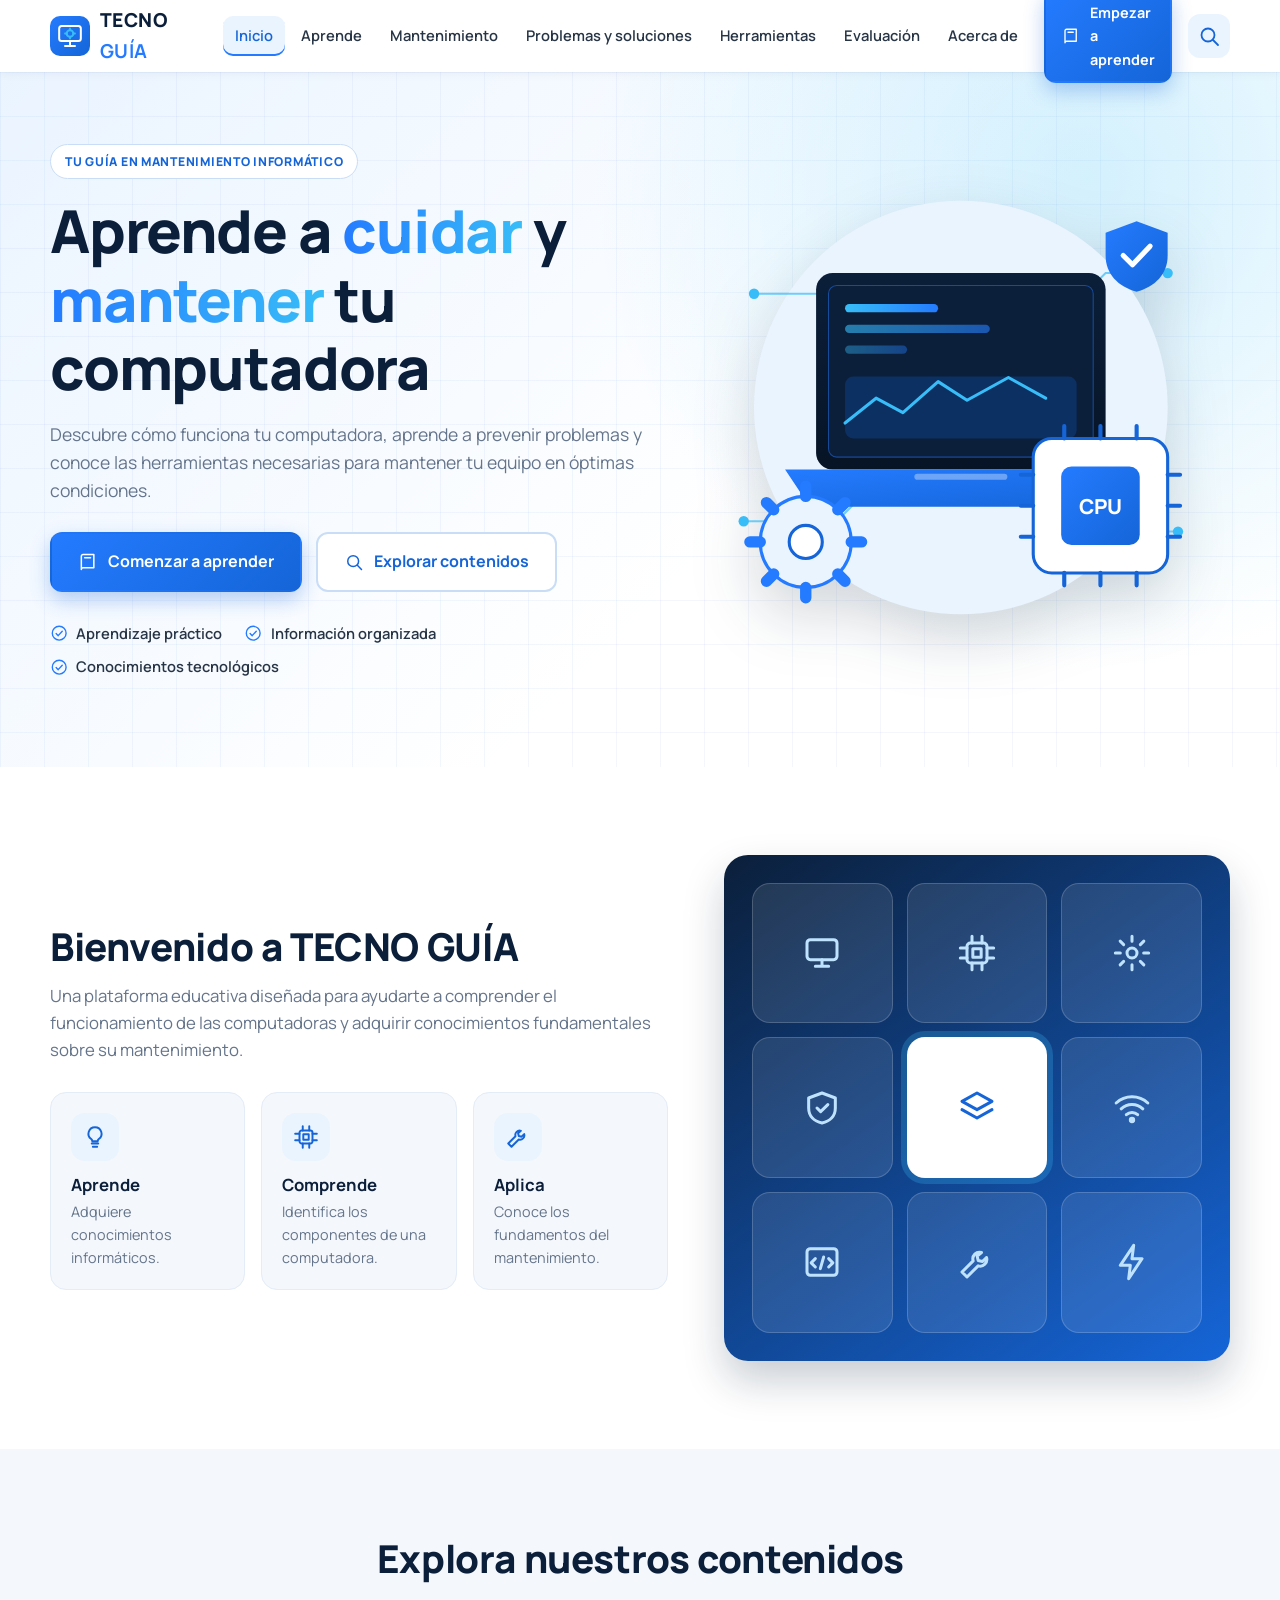
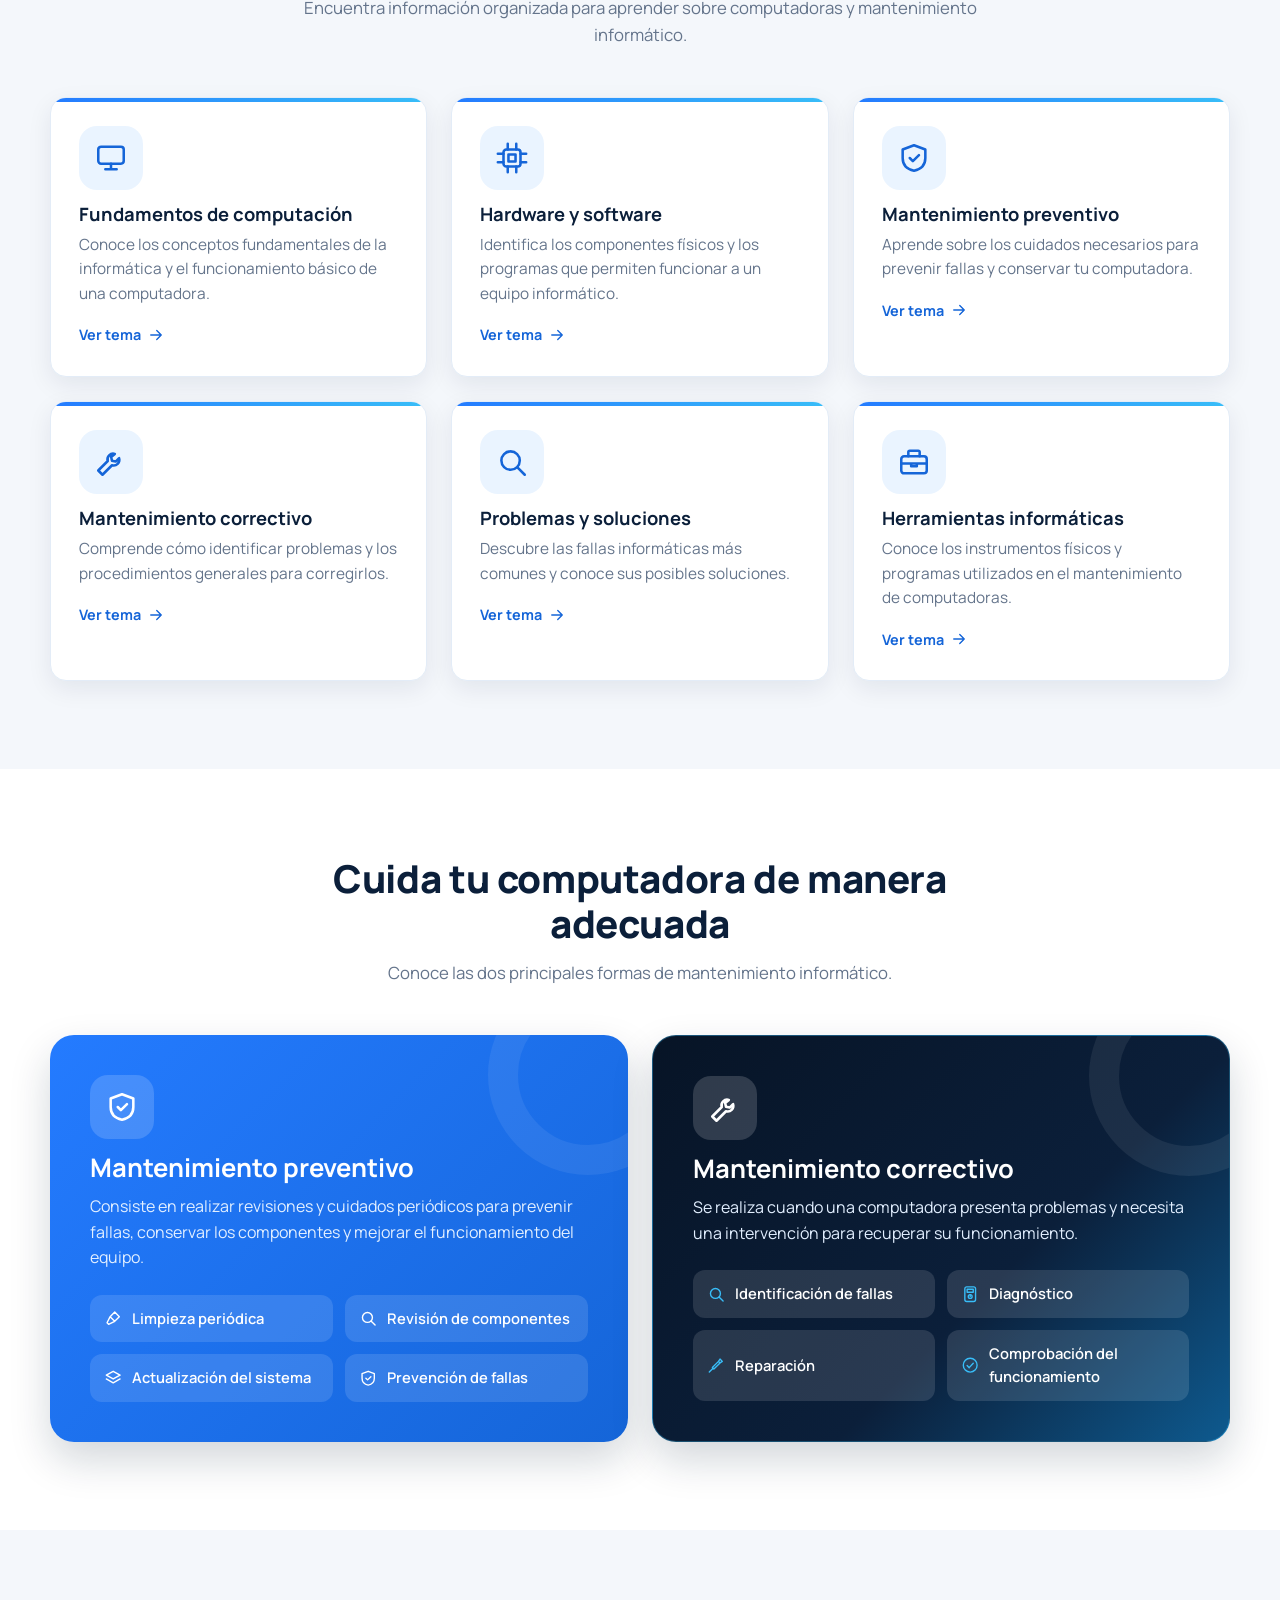
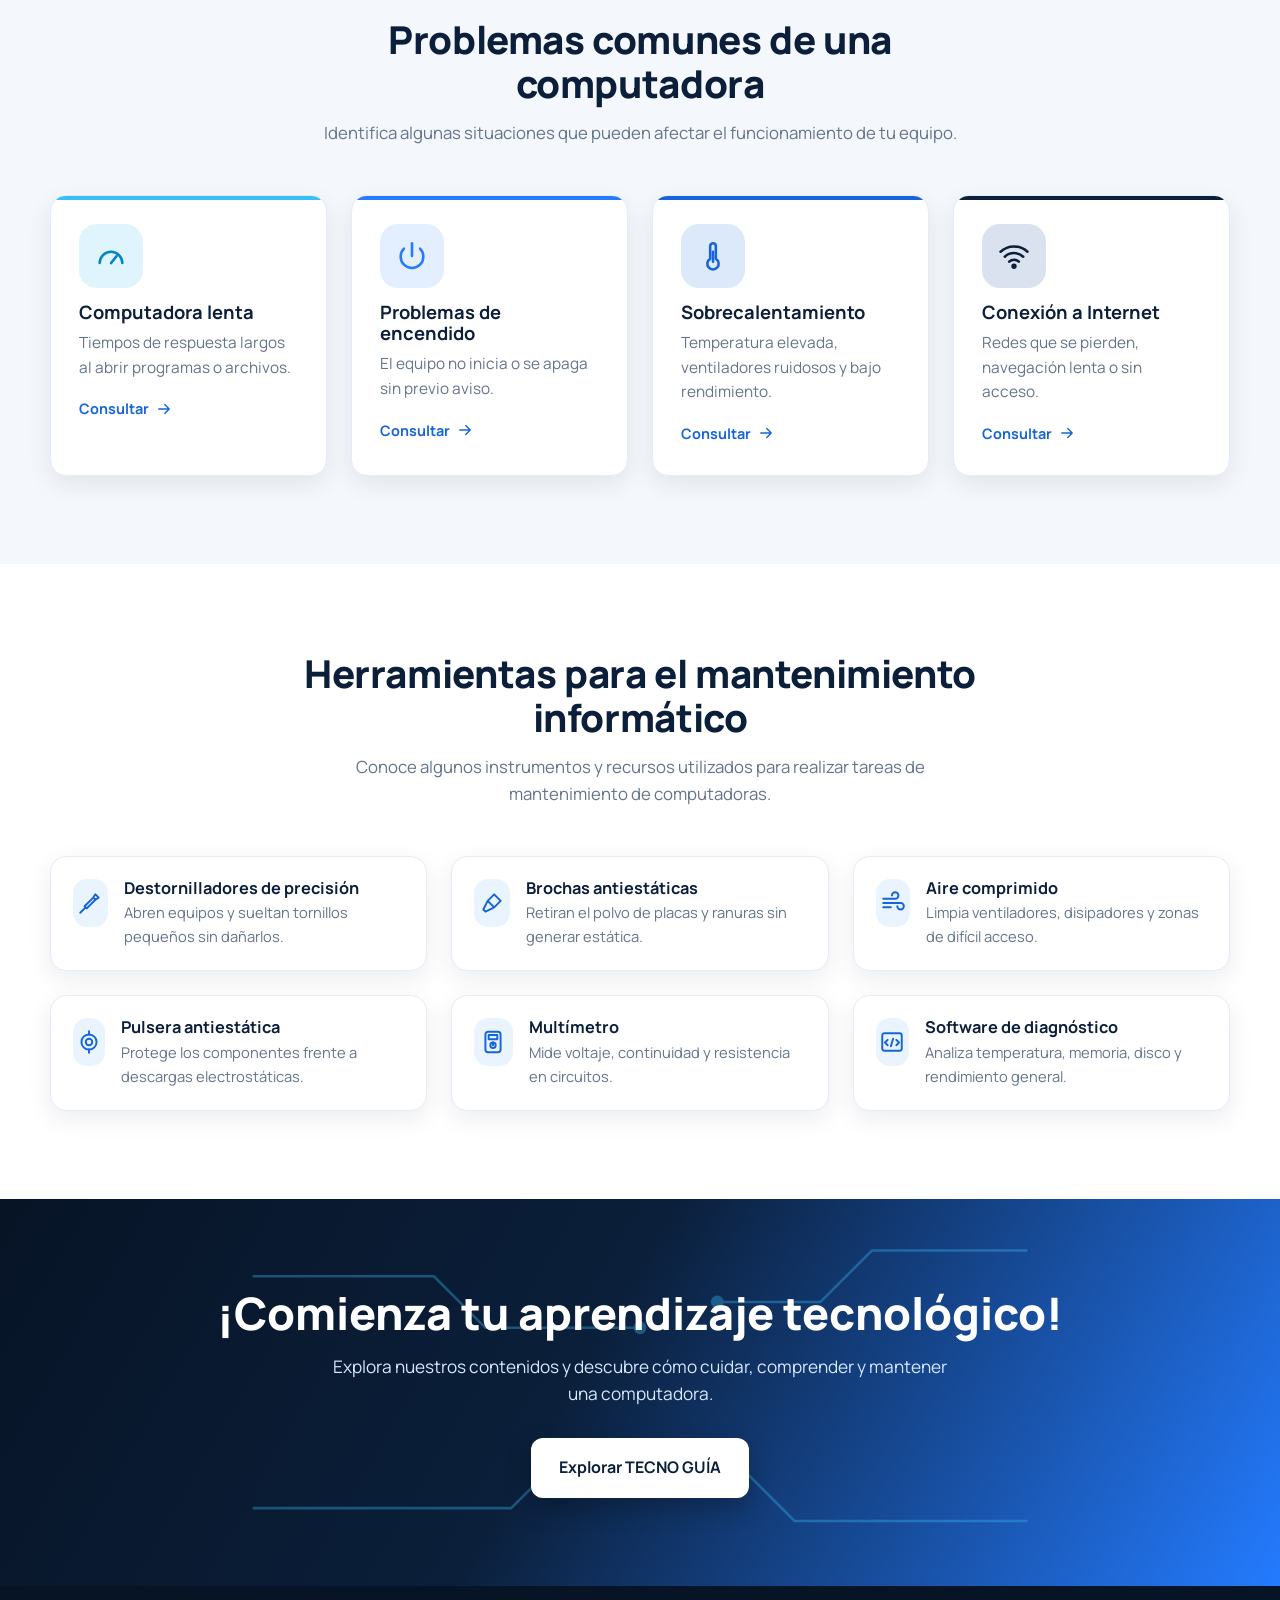
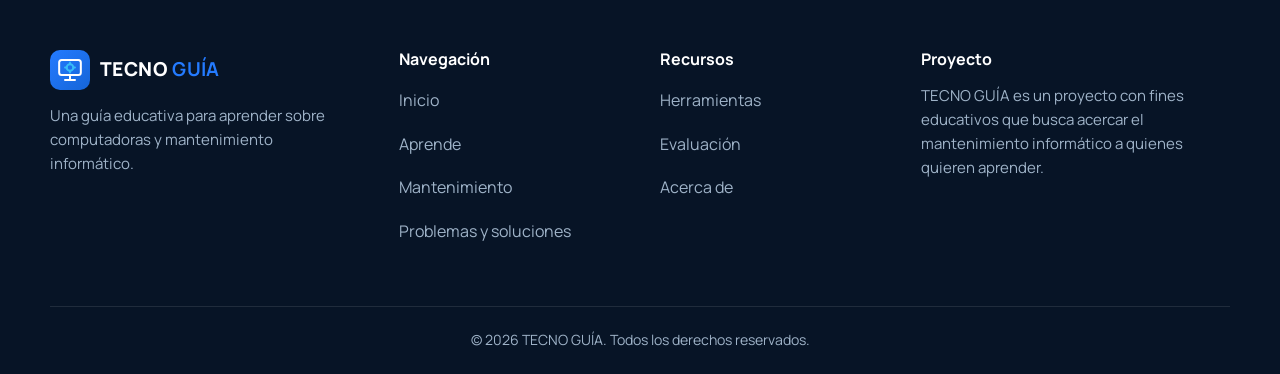
<file: TECNO-GUIA/index.html>
<!DOCTYPE html>
<html lang="es">
<head>
<meta charset="UTF-8">
<meta name="viewport" content="width=device-width, initial-scale=1">
<title>TECNO GUÍA | Aprende mantenimiento informático</title>
<meta name="description" content="Plataforma educativa sobre mantenimiento preventivo y correctivo de computadoras.">
<link rel="icon" href="assets/icons/logo.svg" type="image/svg+xml">
<link rel="preconnect" href="https://fonts.googleapis.com">
<link rel="stylesheet" href="https://fonts.googleapis.com/css2?family=Manrope:wght@400;500;600;700;800&display=swap">
<link rel="stylesheet" href="css/home.css">
<link rel="stylesheet" href="css/components.css">
<link rel="stylesheet" href="css/responsive.css">
</head>
<body>
<svg width="0" height="0" style="position:absolute" aria-hidden="true"><defs>
<symbol id="i-pc" viewBox="0 0 24 24"><rect x="3" y="4" width="18" height="12" rx="2"/><path d="M8 20h8M12 16v4"/></symbol>
<symbol id="i-chip" viewBox="0 0 24 24"><rect x="6" y="6" width="12" height="12" rx="2"/><rect x="9.5" y="9.5" width="5" height="5"/><path d="M9 2v4M15 2v4M9 18v4M15 18v4M2 9h4M2 15h4M18 9h4M18 15h4"/></symbol>
<symbol id="i-shield" viewBox="0 0 24 24"><path d="M12 3l8 3v6c0 5-3.4 8-8 9-4.6-1-8-4-8-9V6z"/><path d="M9 12l2.2 2.2L15.5 10"/></symbol>
<symbol id="i-tools" viewBox="0 0 24 24"><path d="M14.7 6.3a4 4 0 0 0-5 5L3 18l3 3 6.7-6.7a4 4 0 0 0 5-5l-2.4 2.4-2.6-.6-.6-2.6z"/></symbol>
<symbol id="i-search" viewBox="0 0 24 24"><circle cx="11" cy="11" r="6.5"/><path d="M16 16l5 5"/></symbol>
<symbol id="i-box" viewBox="0 0 24 24"><rect x="3" y="8" width="18" height="12" rx="2"/><path d="M8 8V5a1 1 0 0 1 1-1h6a1 1 0 0 1 1 1v3M3 13h18M10 13v2h4v-2"/></symbol>
<symbol id="i-gear" viewBox="0 0 24 24"><circle cx="12" cy="12" r="3"/><path d="M12 2v3M12 19v3M2 12h3M19 12h3M4.9 4.9l2.1 2.1M17 17l2.1 2.1M4.9 19.1L7 17M17 7l2.1-2.1"/></symbol>
<symbol id="i-book" viewBox="0 0 24 24"><path d="M4 5a2 2 0 0 1 2-2h13v16H6a2 2 0 0 0-2 2zM4 19V5M8 7h7"/></symbol>
<symbol id="i-bulb" viewBox="0 0 24 24"><path d="M9 18h6M10 21h4M12 3a6 6 0 0 0-3.5 10.9c.6.5 1 1.2 1 2.1h5c0-.9.4-1.6 1-2.1A6 6 0 0 0 12 3z"/></symbol>
<symbol id="i-check" viewBox="0 0 24 24"><circle cx="12" cy="12" r="9"/><path d="M8 12.5l2.7 2.7L16 9.5"/></symbol>
<symbol id="i-gauge" viewBox="0 0 24 24"><path d="M4 17a8 8 0 1 1 16 0"/><path d="M12 17l4-5"/></symbol>
<symbol id="i-power" viewBox="0 0 24 24"><path d="M12 3v9"/><path d="M6.3 6.8a8 8 0 1 0 11.4 0"/></symbol>
<symbol id="i-temp" viewBox="0 0 24 24"><path d="M10 14V5a2 2 0 0 1 4 0v9a4 4 0 1 1-4 0z"/><path d="M12 9v7"/></symbol>
<symbol id="i-wifi" viewBox="0 0 24 24"><path d="M2.5 9a14 14 0 0 1 19 0M5.5 12.5a9.5 9.5 0 0 1 13 0M8.6 16a5 5 0 0 1 6.8 0"/><circle cx="12" cy="19.2" r="1"/></symbol>
<symbol id="i-driver" viewBox="0 0 24 24"><path d="M3 21l5-5M8 16l-1-1 8-8 2 2-8 8zM15 7l2-3 3 3-3 2"/></symbol>
<symbol id="i-brush" viewBox="0 0 24 24"><path d="M14 4l6 6-6 6-6-6zM8 10l-4 8 2 2 8-4"/></symbol>
<symbol id="i-wind" viewBox="0 0 24 24"><path d="M3 8h11a3 3 0 1 0-3-3M3 12h16a3 3 0 1 1-3 3M3 16h7"/></symbol>
<symbol id="i-band" viewBox="0 0 24 24"><circle cx="12" cy="12" r="7"/><circle cx="12" cy="12" r="3"/><path d="M12 5V2M12 22v-3"/></symbol>
<symbol id="i-meter" viewBox="0 0 24 24"><rect x="5" y="2.5" width="14" height="19" rx="2.5"/><rect x="8" y="5.5" width="8" height="4"/><circle cx="12" cy="15" r="2.5"/><path d="M12 12.5V15"/></symbol>
<symbol id="i-code" viewBox="0 0 24 24"><rect x="3" y="4" width="18" height="16" rx="2"/><path d="M8 10l-2.5 2.5L8 15M16 10l2.5 2.5L16 15M13 9l-2 7"/></symbol>
<symbol id="i-arrow" viewBox="0 0 24 24"><path d="M5 12h14M13 6l6 6-6 6"/></symbol>
<symbol id="i-bolt" viewBox="0 0 24 24"><path d="M13 2L5 14h6l-1 8 8-12h-6z"/></symbol>
<symbol id="i-layers" viewBox="0 0 24 24"><path d="M12 3l9 5-9 5-9-5zM3 13l9 5 9-5"/></symbol>
</defs></svg>

<header class="navbar" id="top">
 <div class="container navbar__inner">
  <a class="brand" href="#top" aria-label="TECNO GUÍA"><img src="assets/icons/logo.svg" alt="" width="40" height="40"><span class="brand__name">TECNO <b>GUÍA</b></span></a>
  <nav class="nav" id="nav" aria-label="Principal">
   <a class="nav__link is-active" href="#top" aria-current="page">Inicio</a>
   <a class="nav__link" href="pages/aprende.html">Aprende</a>
   <a class="nav__link" href="pages/mantenimiento.html">Mantenimiento</a>
   <a class="nav__link" href="pages/problemas.html">Problemas y soluciones</a>
   <a class="nav__link" href="pages/herramientas.html">Herramientas</a>
   <a class="nav__link" href="pages/evaluacion.html">Evaluación</a>
   <a class="nav__link" href="pages/acerca-de.html">Acerca de</a>
   <a class="btn btn--primary btn--sm nav__cta" href="#contenidos"><svg class="ico"><use href="#i-book"/></svg>Empezar a aprender</a>
  </nav>
  <button class="search-toggle" id="search-toggle" type="button" aria-label="Buscar en TECNO GUÍA" aria-expanded="false" aria-controls="search"><svg class="ico" aria-hidden="true"><use href="#i-search"/></svg></button>
  <button class="burger" id="burger" aria-label="Abrir menú" aria-expanded="false"><span></span><span></span><span></span></button>
 </div>
<div class="search" id="search" role="search" hidden>
 <div class="container search__box">
  <div class="search__field"><svg class="ico" aria-hidden="true"><use href="#i-search"/></svg><label class="sr-only" for="search-input">Buscar en TECNO GUÍA</label><input id="search-input" type="search" autocomplete="off" placeholder="Busca: RAM, limpieza, procesador…" aria-describedby="search-status"><button class="search__clear" id="search-clear" type="button" aria-label="Limpiar búsqueda" hidden>×</button></div>
  <p class="search__status" id="search-status" role="status" aria-live="polite">Escribe una palabra para buscar.</p>
  <ul class="search__results" id="search-results"></ul>
 </div>
</div>
</header>

<main>
<section class="hero">
 <div class="hero__bg" aria-hidden="true"></div>
 <div class="container hero__grid">
  <div class="hero__text">
   <span class="tag">TU GUÍA EN MANTENIMIENTO INFORMÁTICO</span>
   <h1>Aprende a <span class="grad">cuidar</span> y <span class="grad">mantener</span> tu computadora</h1>
   <p class="lead">Descubre cómo funciona tu computadora, aprende a prevenir problemas y conoce las herramientas necesarias para mantener tu equipo en óptimas condiciones.</p>
   <div class="btn-row">
    <a class="btn btn--primary btn--lg" href="#contenidos"><svg class="ico"><use href="#i-book"/></svg>Comenzar a aprender</a>
    <a class="btn btn--ghost btn--lg" href="#contenidos"><svg class="ico"><use href="#i-search"/></svg>Explorar contenidos</a>
   </div>
   <ul class="hero__points">
    <li><svg class="ico"><use href="#i-check"/></svg>Aprendizaje práctico</li>
    <li><svg class="ico"><use href="#i-check"/></svg>Información organizada</li>
    <li><svg class="ico"><use href="#i-check"/></svg>Conocimientos tecnológicos</li>
   </ul>
  </div>
  <div class="hero__art">
   <svg viewBox="0 0 520 440" role="img" aria-label="Ilustración de una computadora portátil con procesador y engranajes">
    <defs>
     <linearGradient id="gb" x1="0" y1="0" x2="1" y2="1"><stop offset="0" stop-color="#247BFF"/><stop offset="1" stop-color="#1565D8"/></linearGradient>
     <linearGradient id="gd" x1="0" y1="0" x2="0" y2="1"><stop offset="0" stop-color="#0B1F3A"/><stop offset="1" stop-color="#071426"/></linearGradient>
     <linearGradient id="gc" x1="0" y1="0" x2="1" y2="0"><stop offset="0" stop-color="#38BDF8"/><stop offset="1" stop-color="#247BFF"/></linearGradient>
    </defs>
    <circle cx="260" cy="220" r="200" fill="#EAF4FF"/>
    <g fill="none" stroke="#38BDF8" stroke-width="2" stroke-linecap="round" opacity=".7">
     <path d="M60 110h70l30 30h40"/><path d="M460 90h-60l-30 30h-30"/><path d="M50 330h90l30-30"/><path d="M470 340h-80l-30-30"/>
    </g>
    <g fill="#38BDF8"><circle cx="60" cy="110" r="5"/><circle cx="460" cy="90" r="5"/><circle cx="50" cy="330" r="5"/><circle cx="470" cy="340" r="5"/></g>
    <!-- laptop -->
    <rect x="120" y="90" width="280" height="190" rx="16" fill="url(#gd)"/>
    <rect x="132" y="102" width="256" height="166" rx="8" fill="#0B1F3A" stroke="#247BFF" stroke-opacity=".5"/>
    <g fill="url(#gc)"><rect x="148" y="120" width="90" height="8" rx="4"/><rect x="148" y="140" width="140" height="8" rx="4" opacity=".6"/><rect x="148" y="160" width="60" height="8" rx="4" opacity=".4"/></g>
    <rect x="148" y="190" width="224" height="60" rx="8" fill="#1565D8" fill-opacity=".25"/>
    <path d="M148 235l30-24 26 14 34-30 28 18 40-22 36 20" fill="none" stroke="#38BDF8" stroke-width="3" stroke-linecap="round" stroke-linejoin="round"/>
    <path d="M90 280h340l-20 30a12 12 0 0 1-10 6H120a12 12 0 0 1-10-6z" fill="url(#gb)"/>
    <rect x="215" y="284" width="90" height="6" rx="3" fill="#fff" opacity=".35"/>
    <!-- chip -->
    <g class="float">
     <rect x="330" y="250" width="130" height="130" rx="18" fill="#fff" stroke="#1565D8" stroke-width="3"/>
     <g stroke="#1565D8" stroke-width="4" stroke-linecap="round"><path d="M360 238v12M395 238v12M430 238v12M360 380v12M395 380v12M430 380v12M318 285h12M318 315h12M318 345h12M460 285h12M460 315h12M460 345h12"/></g>
     <rect x="357" y="277" width="76" height="76" rx="10" fill="url(#gb)"/>
     <text x="395" y="323" text-anchor="middle" font-family="Manrope,Arial" font-weight="800" font-size="20" fill="#fff">CPU</text>
    </g>
    <!-- gear -->
    <g class="spin" style="transform-origin:110px 350px">
     <circle cx="110" cy="350" r="44" fill="#EAF4FF" stroke="#247BFF" stroke-width="3"/>
     <g stroke="#247BFF" stroke-width="11" stroke-linecap="round"><path d="M110 296v10M110 394v10M56 350h10M154 350h10M72 312l7 7M141 381l7 7M72 388l7-7M141 319l7-7"/></g>
     <circle cx="110" cy="350" r="16" fill="#fff" stroke="#1565D8" stroke-width="3"/>
    </g>
    <!-- shield -->
    <g transform="translate(400 40)"><path d="M30 0l30 11v22c0 18-12 30-30 35C12 63 0 51 0 33V11z" fill="url(#gb)"/><path d="M17 33l9 9 17-18" fill="none" stroke="#fff" stroke-width="5" stroke-linecap="round" stroke-linejoin="round"/></g>
   </svg>
  </div>
 </div>
</section>

<section class="section section--welcome" id="bienvenida">
 <div class="container split">
  <div>
   <h2 class="section__title">Bienvenido a TECNO GUÍA</h2>
   <p class="section__text">Una plataforma educativa diseñada para ayudarte a comprender el funcionamiento de las computadoras y adquirir conocimientos fundamentales sobre su mantenimiento.</p>
   <div class="mini-grid">
    <article class="mini" data-target="#contenidos"><span class="icon-box"><svg class="ico"><use href="#i-bulb"/></svg></span><h3>Aprende</h3><p>Adquiere conocimientos informáticos.</p></article>
    <article class="mini" data-target="#categoria-hardware-y-software"><span class="icon-box"><svg class="ico"><use href="#i-chip"/></svg></span><h3>Comprende</h3><p>Identifica los componentes de una computadora.</p></article>
    <article class="mini" data-target="#mantenimiento"><span class="icon-box"><svg class="ico"><use href="#i-tools"/></svg></span><h3>Aplica</h3><p>Conoce los fundamentos del mantenimiento.</p></article>
   </div>
  </div>
  <div class="panel" aria-hidden="true">
   <div class="panel__grid">
    <span class="panel__node"><svg class="ico"><use href="#i-pc"/></svg></span>
    <span class="panel__node"><svg class="ico"><use href="#i-chip"/></svg></span>
    <span class="panel__node"><svg class="ico"><use href="#i-gear"/></svg></span>
    <span class="panel__node"><svg class="ico"><use href="#i-shield"/></svg></span>
    <span class="panel__node panel__node--main"><svg class="ico"><use href="#i-layers"/></svg></span>
    <span class="panel__node"><svg class="ico"><use href="#i-wifi"/></svg></span>
    <span class="panel__node"><svg class="ico"><use href="#i-code"/></svg></span>
    <span class="panel__node"><svg class="ico"><use href="#i-tools"/></svg></span>
    <span class="panel__node"><svg class="ico"><use href="#i-bolt"/></svg></span>
   </div>
  </div>
 </div>
</section>

<section class="section section--soft" id="contenidos">
 <div class="container">
  <header class="section__head"><h2 class="section__title">Explora nuestros contenidos</h2><p class="section__text">Encuentra información organizada para aprender sobre computadoras y mantenimiento informático.</p></header>
  <div class="grid grid--3">
   <article data-href="pages/aprende.html#ap-fundamentos" class="card"><span class="icon-box icon-box--lg"><svg class="ico"><use href="#i-pc"/></svg></span><h3>Fundamentos de computación</h3><p>Conoce los conceptos fundamentales de la informática y el funcionamiento básico de una computadora.</p><span class="more">Ver tema<svg class="ico"><use href="#i-arrow"/></svg></span></article>
   <article data-href="pages/aprende.html#ap-hwsw" class="card"><span class="icon-box icon-box--lg"><svg class="ico"><use href="#i-chip"/></svg></span><h3>Hardware y software</h3><p>Identifica los componentes físicos y los programas que permiten funcionar a un equipo informático.</p><span class="more">Ver tema<svg class="ico"><use href="#i-arrow"/></svg></span></article>
   <article data-href="pages/mantenimiento.html#mt-preventivo" class="card"><span class="icon-box icon-box--lg"><svg class="ico"><use href="#i-shield"/></svg></span><h3>Mantenimiento preventivo</h3><p>Aprende sobre los cuidados necesarios para prevenir fallas y conservar tu computadora.</p><span class="more">Ver tema<svg class="ico"><use href="#i-arrow"/></svg></span></article>
   <article data-href="pages/mantenimiento.html#mt-correctivo" class="card"><span class="icon-box icon-box--lg"><svg class="ico"><use href="#i-tools"/></svg></span><h3>Mantenimiento correctivo</h3><p>Comprende cómo identificar problemas y los procedimientos generales para corregirlos.</p><span class="more">Ver tema<svg class="ico"><use href="#i-arrow"/></svg></span></article>
   <article data-href="pages/problemas.html#catalogo" class="card"><span class="icon-box icon-box--lg"><svg class="ico"><use href="#i-search"/></svg></span><h3>Problemas y soluciones</h3><p>Descubre las fallas informáticas más comunes y conoce sus posibles soluciones.</p><span class="more">Ver tema<svg class="ico"><use href="#i-arrow"/></svg></span></article>
   <article data-href="pages/herramientas.html#categorias" class="card"><span class="icon-box icon-box--lg"><svg class="ico"><use href="#i-box"/></svg></span><h3>Herramientas informáticas</h3><p>Conoce los instrumentos físicos y programas utilizados en el mantenimiento de computadoras.</p><span class="more">Ver tema<svg class="ico"><use href="#i-arrow"/></svg></span></article>
  </div>
 </div>
</section>

<section class="section" id="mantenimiento">
 <div class="container">
  <header class="section__head"><h2 class="section__title">Cuida tu computadora de manera adecuada</h2><p class="section__text">Conoce las dos principales formas de mantenimiento informático.</p></header>
  <div class="grid grid--2">
   <article data-href="pages/mantenimiento.html#mt-preventivo" class="big big--prev">
    <span class="icon-box icon-box--lg icon-box--glass"><svg class="ico"><use href="#i-shield"/></svg></span>
    <h3>Mantenimiento preventivo</h3>
    <p>Consiste en realizar revisiones y cuidados periódicos para prevenir fallas, conservar los componentes y mejorar el funcionamiento del equipo.</p>
    <ul class="checks"><li><svg class="ico"><use href="#i-brush"/></svg>Limpieza periódica</li><li><svg class="ico"><use href="#i-search"/></svg>Revisión de componentes</li><li><svg class="ico"><use href="#i-layers"/></svg>Actualización del sistema</li><li><svg class="ico"><use href="#i-shield"/></svg>Prevención de fallas</li></ul>
   </article>
   <article data-href="pages/mantenimiento.html#mt-correctivo" class="big big--corr">
    <span class="icon-box icon-box--lg icon-box--glass"><svg class="ico"><use href="#i-tools"/></svg></span>
    <h3>Mantenimiento correctivo</h3>
    <p>Se realiza cuando una computadora presenta problemas y necesita una intervención para recuperar su funcionamiento.</p>
    <ul class="checks"><li><svg class="ico"><use href="#i-search"/></svg>Identificación de fallas</li><li><svg class="ico"><use href="#i-meter"/></svg>Diagnóstico</li><li><svg class="ico"><use href="#i-driver"/></svg>Reparación</li><li><svg class="ico"><use href="#i-check"/></svg>Comprobación del funcionamiento</li></ul>
   </article>
  </div>
 </div>
</section>

<section class="section section--soft" id="problemas">
 <div class="container">
  <header class="section__head"><h2 class="section__title">Problemas comunes de una computadora</h2><p class="section__text">Identifica algunas situaciones que pueden afectar el funcionamiento de tu equipo.</p></header>
  <div class="grid grid--4">
   <article data-href="pages/problemas.html#problema-sobrecalentamiento" class="card card--problem tone-1"><span class="icon-box icon-box--lg"><svg class="ico"><use href="#i-gauge"/></svg></span><h3>Computadora lenta</h3><p>Tiempos de respuesta largos al abrir programas o archivos.</p><span class="more">Consultar<svg class="ico"><use href="#i-arrow"/></svg></span></article>
   <article data-href="pages/problemas.html#problema-no-enciende" class="card card--problem tone-2"><span class="icon-box icon-box--lg"><svg class="ico"><use href="#i-power"/></svg></span><h3>Problemas de encendido</h3><p>El equipo no inicia o se apaga sin previo aviso.</p><span class="more">Consultar<svg class="ico"><use href="#i-arrow"/></svg></span></article>
   <article data-href="pages/problemas.html#problema-sobrecalentamiento" class="card card--problem tone-3"><span class="icon-box icon-box--lg"><svg class="ico"><use href="#i-temp"/></svg></span><h3>Sobrecalentamiento</h3><p>Temperatura elevada, ventiladores ruidosos y bajo rendimiento.</p><span class="more">Consultar<svg class="ico"><use href="#i-arrow"/></svg></span></article>
   <article data-href="pages/problemas.html#problema-sin-internet" class="card card--problem tone-4"><span class="icon-box icon-box--lg"><svg class="ico"><use href="#i-wifi"/></svg></span><h3>Conexión a Internet</h3><p>Redes que se pierden, navegación lenta o sin acceso.</p><span class="more">Consultar<svg class="ico"><use href="#i-arrow"/></svg></span></article>
  </div>
 </div>
</section>

<section class="section" id="herramientas">
 <div class="container">
  <header class="section__head"><h2 class="section__title">Herramientas para el mantenimiento informático</h2><p class="section__text">Conoce algunos instrumentos y recursos utilizados para realizar tareas de mantenimiento de computadoras.</p></header>
  <div class="grid grid--3">
   <article data-href="pages/herramientas.html#fisicas" class="tool"><span class="icon-box"><svg class="ico"><use href="#i-driver"/></svg></span><div><h3>Destornilladores de precisión</h3><p>Abren equipos y sueltan tornillos pequeños sin dañarlos.</p></div></article>
   <article data-href="pages/herramientas.html#fisicas" class="tool"><span class="icon-box"><svg class="ico"><use href="#i-brush"/></svg></span><div><h3>Brochas antiestáticas</h3><p>Retiran el polvo de placas y ranuras sin generar estática.</p></div></article>
   <article data-href="pages/herramientas.html#fisicas" class="tool"><span class="icon-box"><svg class="ico"><use href="#i-wind"/></svg></span><div><h3>Aire comprimido</h3><p>Limpia ventiladores, disipadores y zonas de difícil acceso.</p></div></article>
   <article data-href="pages/herramientas.html#fisicas" class="tool"><span class="icon-box"><svg class="ico"><use href="#i-band"/></svg></span><div><h3>Pulsera antiestática</h3><p>Protege los componentes frente a descargas electrostáticas.</p></div></article>
   <article data-href="pages/herramientas.html#fisicas" class="tool"><span class="icon-box"><svg class="ico"><use href="#i-meter"/></svg></span><div><h3>Multímetro</h3><p>Mide voltaje, continuidad y resistencia en circuitos.</p></div></article>
   <article data-href="pages/herramientas.html#digitales" class="tool"><span class="icon-box"><svg class="ico"><use href="#i-code"/></svg></span><div><h3>Software de diagnóstico</h3><p>Analiza temperatura, memoria, disco y rendimiento general.</p></div></article>
  </div>
 </div>
</section>

<section class="cta" id="invitacion">
 <svg class="cta__circuit" viewBox="0 0 600 300" aria-hidden="true"><g fill="none" stroke="#38BDF8" stroke-width="2" stroke-linecap="round"><path d="M0 60h140l40 40h120"/><path d="M600 40H480l-40 40h-80"/><path d="M0 240h200l40-40h80"/><path d="M600 250H420l-40-40"/></g><g fill="#38BDF8"><circle cx="300" cy="100" r="5"/><circle cx="360" cy="80" r="5"/><circle cx="320" cy="200" r="5"/><circle cx="380" cy="210" r="5"/></g></svg>
 <div class="container cta__inner">
  <h2>¡Comienza tu aprendizaje tecnológico!</h2>
  <p>Explora nuestros contenidos y descubre cómo cuidar, comprender y mantener una computadora.</p>
  <a class="btn btn--light btn--lg" href="#contenidos">Explorar TECNO GUÍA</a>
 </div>
</section>
</main>

<footer class="footer">
 <div class="container footer__grid">
  <div><a class="brand brand--light" href="#top"><img src="assets/icons/logo.svg" alt="" width="40" height="40"><span class="brand__name">TECNO <b>GUÍA</b></span></a><p>Una guía educativa para aprender sobre computadoras y mantenimiento informático.</p></div>
  <div><h4>Navegación</h4><ul><li><a href="#top">Inicio</a></li><li><a href="pages/aprende.html">Aprende</a></li><li><a href="pages/mantenimiento.html">Mantenimiento</a></li><li><a href="pages/problemas.html">Problemas y soluciones</a></li></ul></div>
  <div><h4>Recursos</h4><ul><li><a href="pages/herramientas.html">Herramientas</a></li><li><a href="pages/evaluacion.html">Evaluación</a></li><li><a href="pages/acerca-de.html">Acerca de</a></li></ul></div>
  <div><h4>Proyecto</h4><p>TECNO GUÍA es un proyecto con fines educativos que busca acercar el mantenimiento informático a quienes quieren aprender.</p></div>
 </div>
 <div class="container footer__bottom">© 2026 TECNO GUÍA. Todos los derechos reservados.</div>
</footer>
<button class="to-top" id="to-top" type="button" aria-label="Volver arriba" tabindex="-1"><svg class="ico" aria-hidden="true"><use href="#i-arrow"/></svg></button>
<div class="toast" id="toast" role="status" aria-live="polite"></div>
<script src="js/scroll.js" defer></script>
<script src="js/menu.js" defer></script>
<script src="js/buttons.js" defer></script>
<script src="js/cards.js" defer></script>
<script src="js/search.js" defer></script>
<script src="js/visual-effects.js" defer></script>
</body>
</html>
</file>
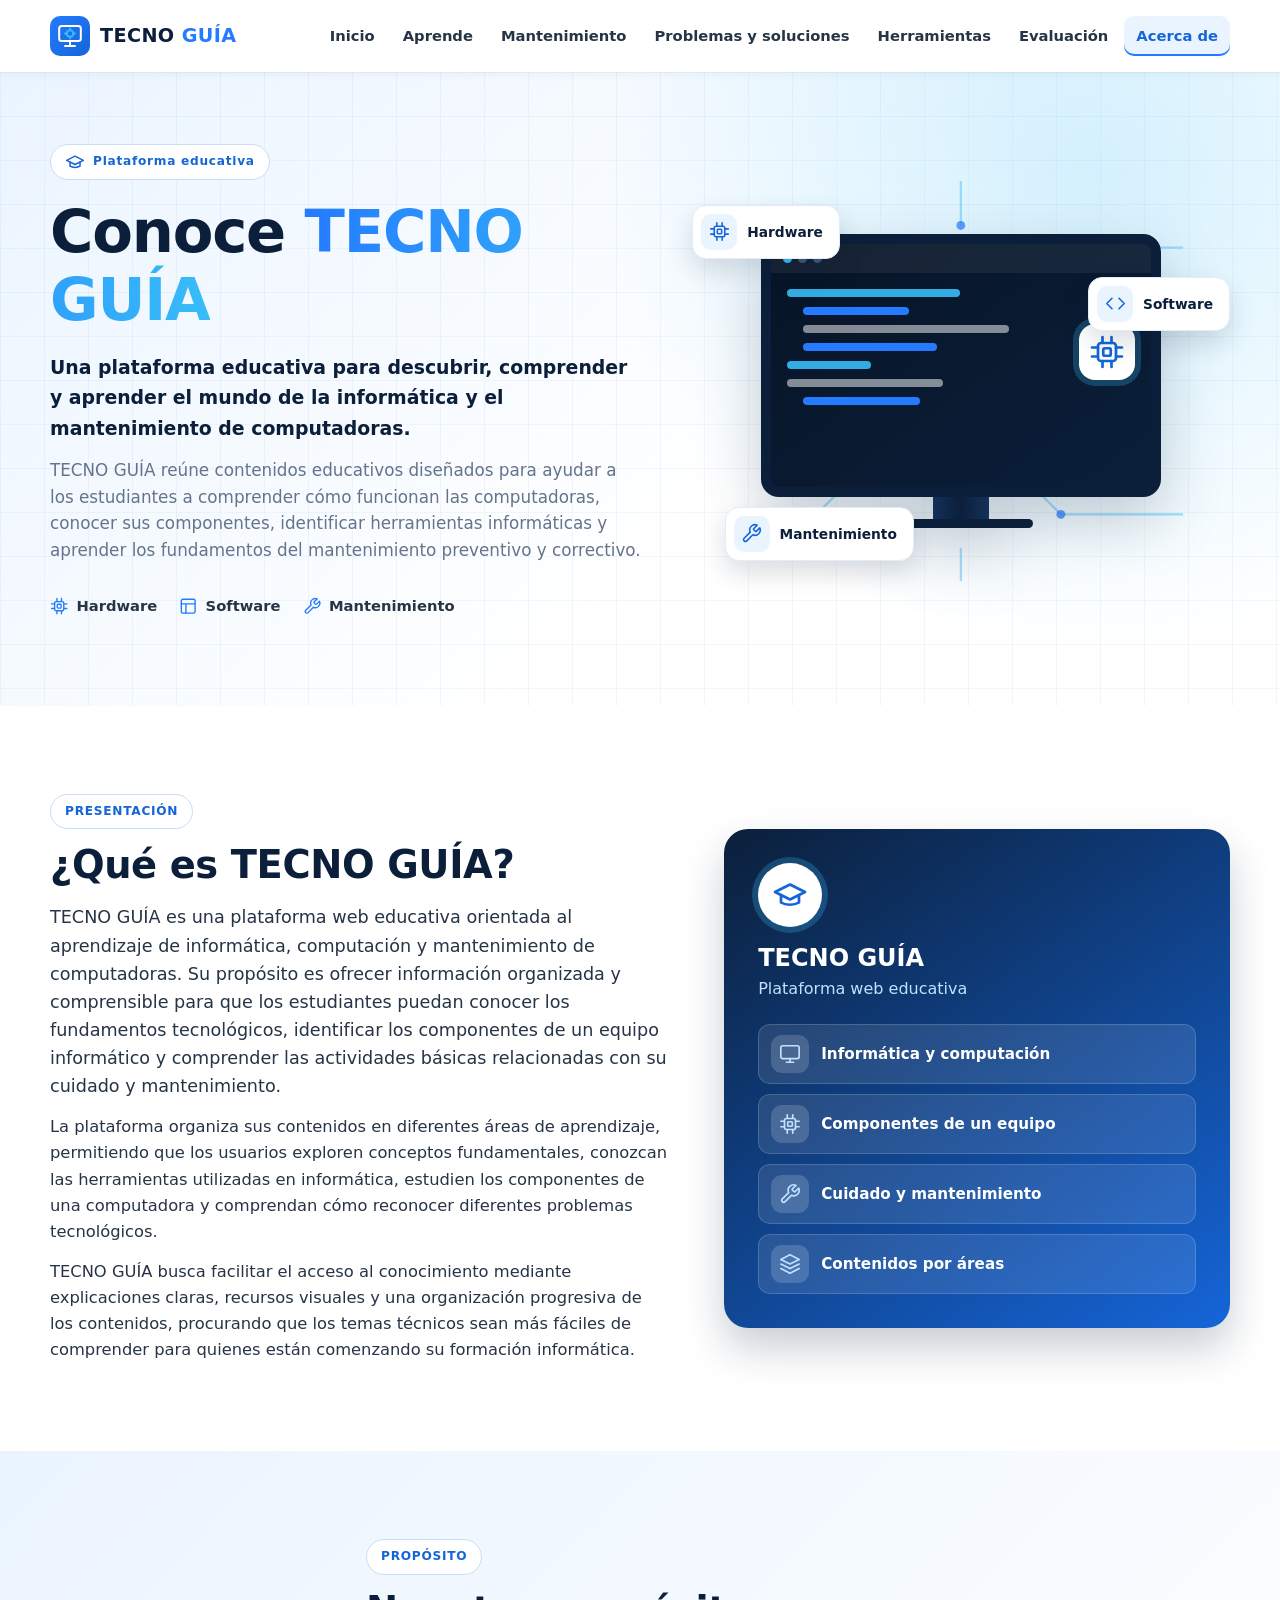
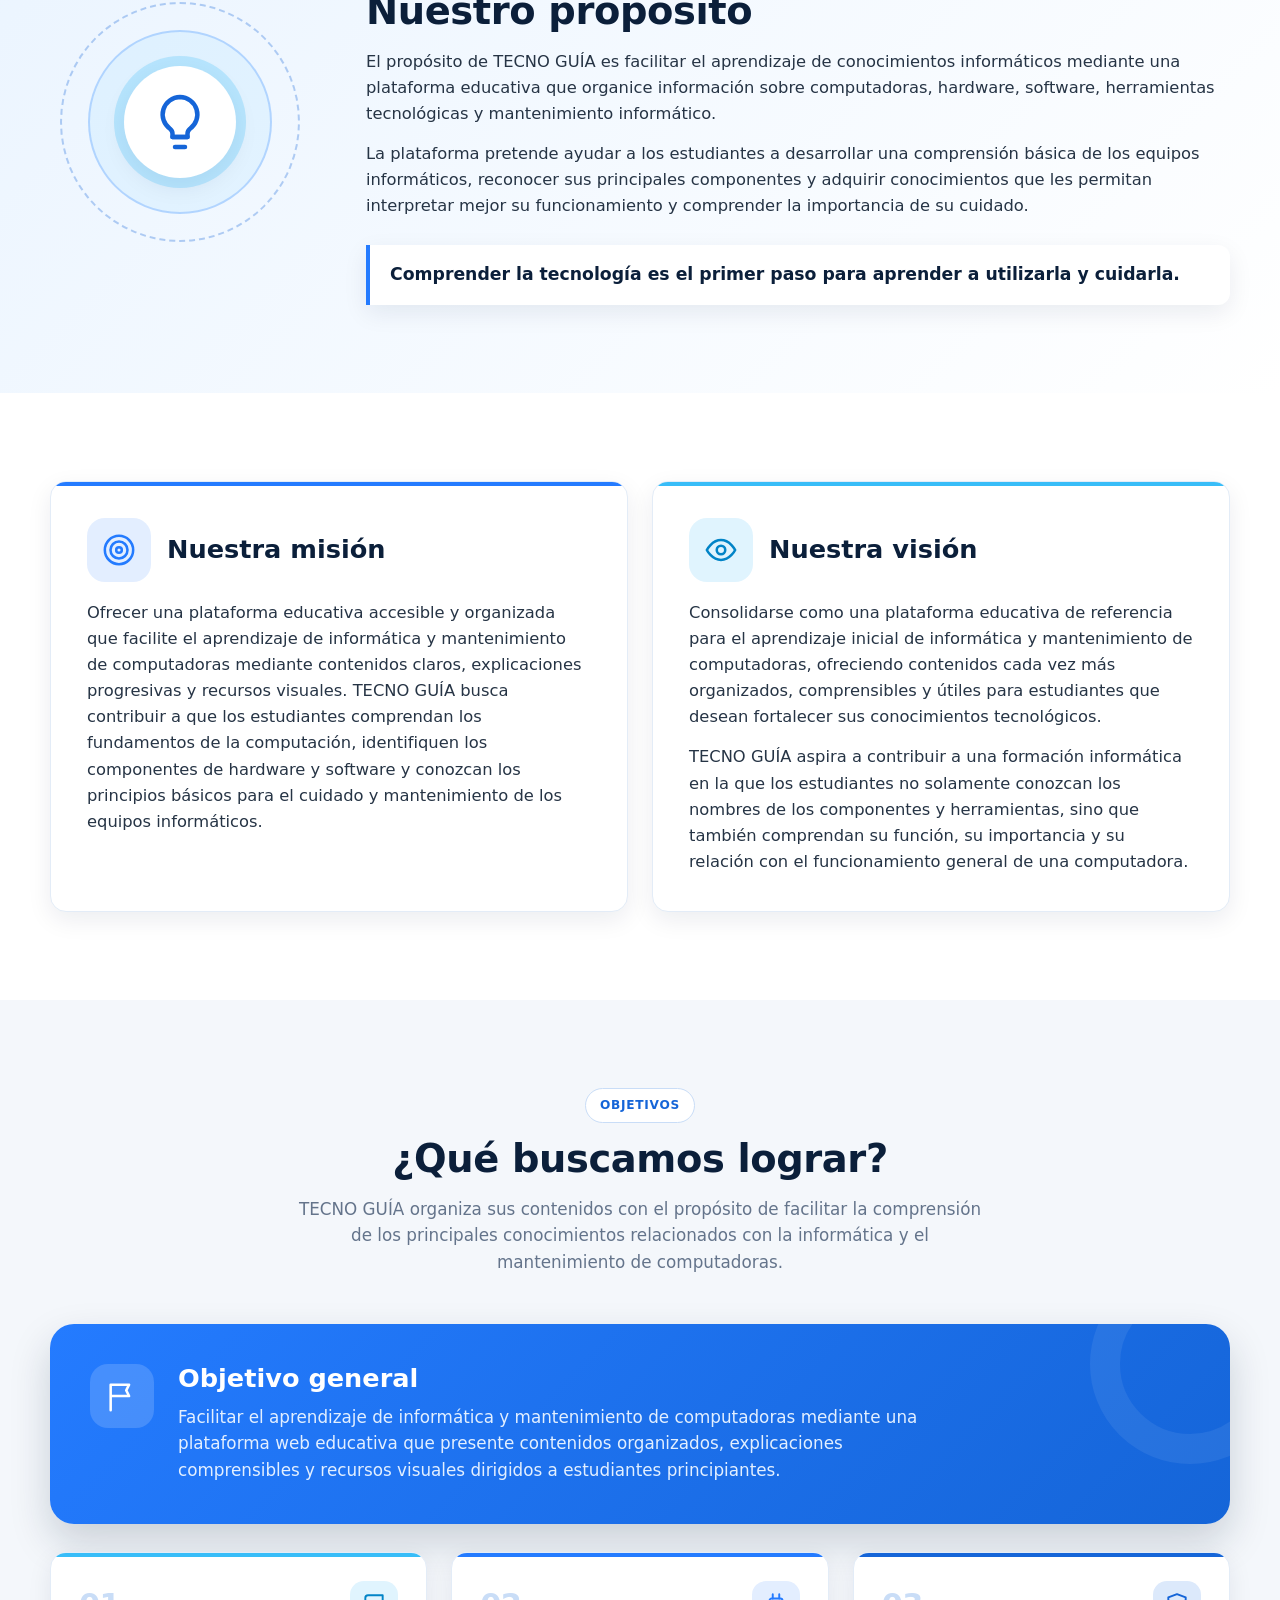
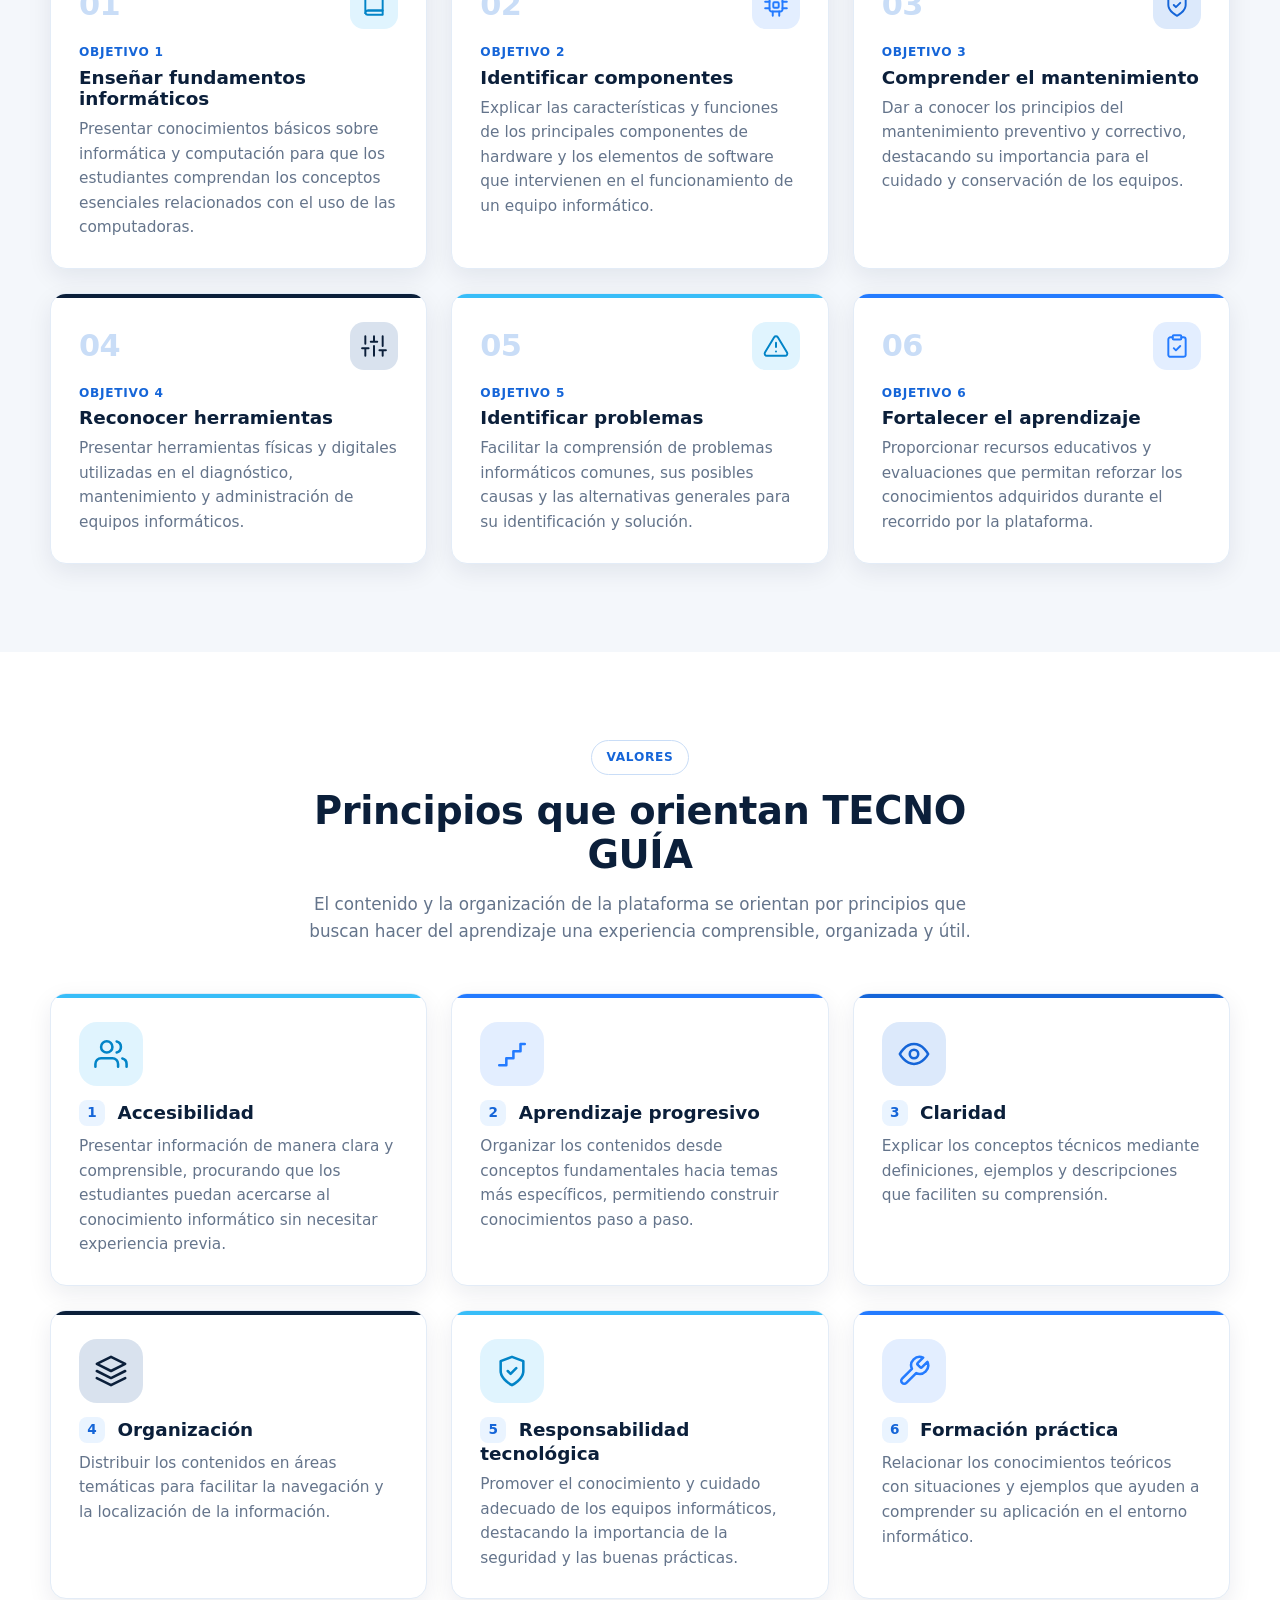
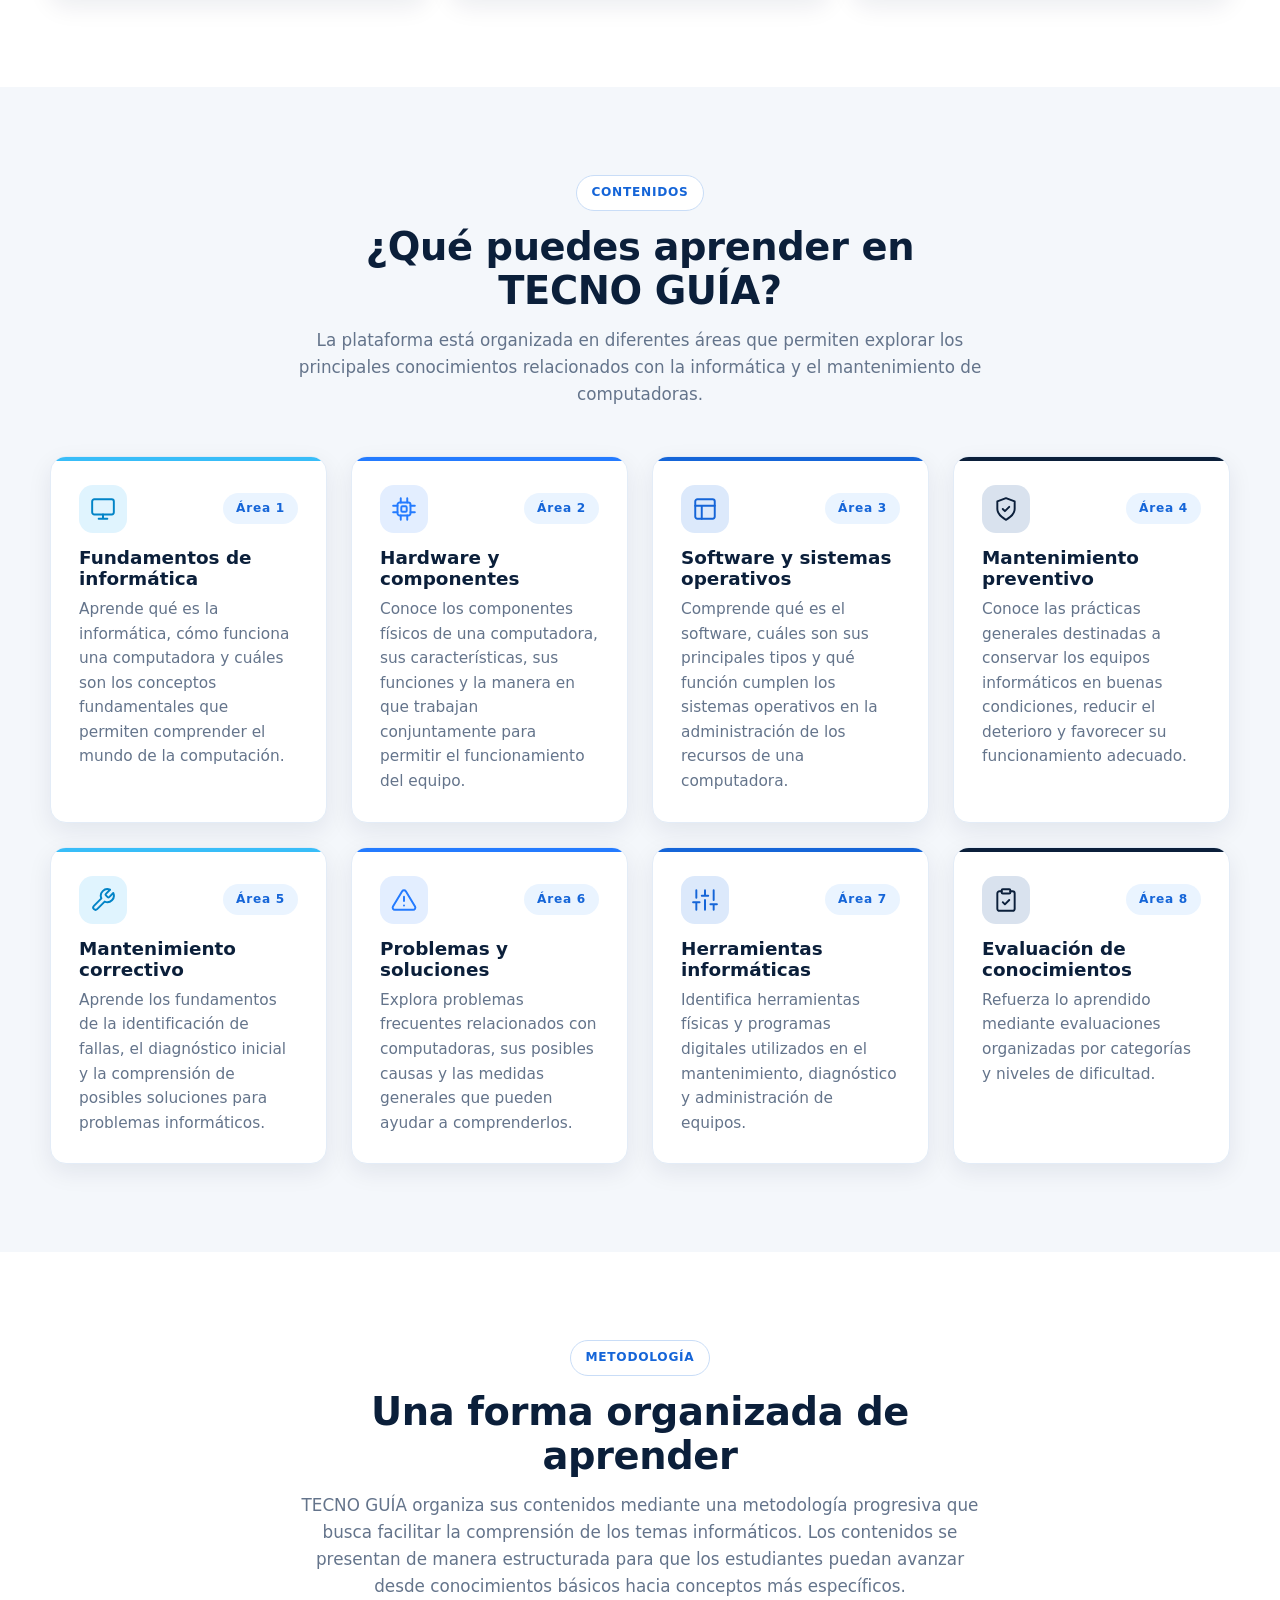
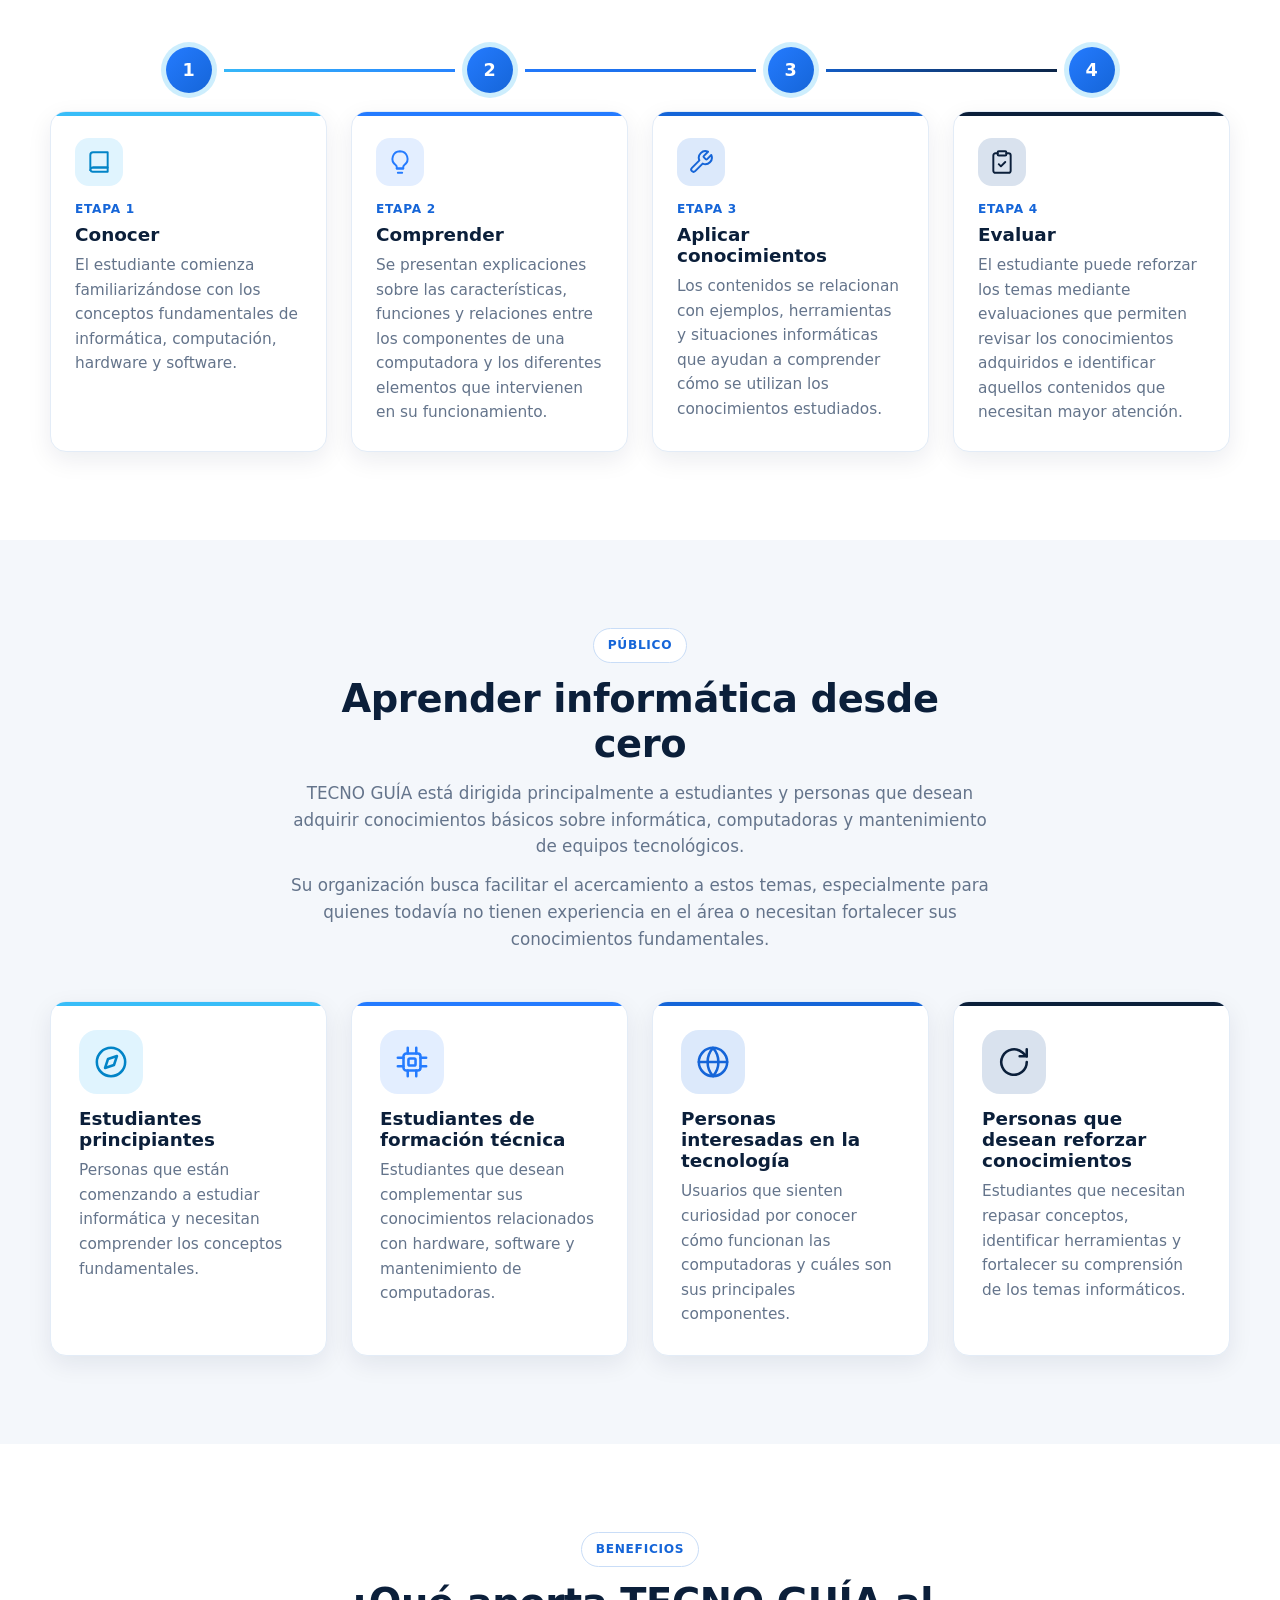
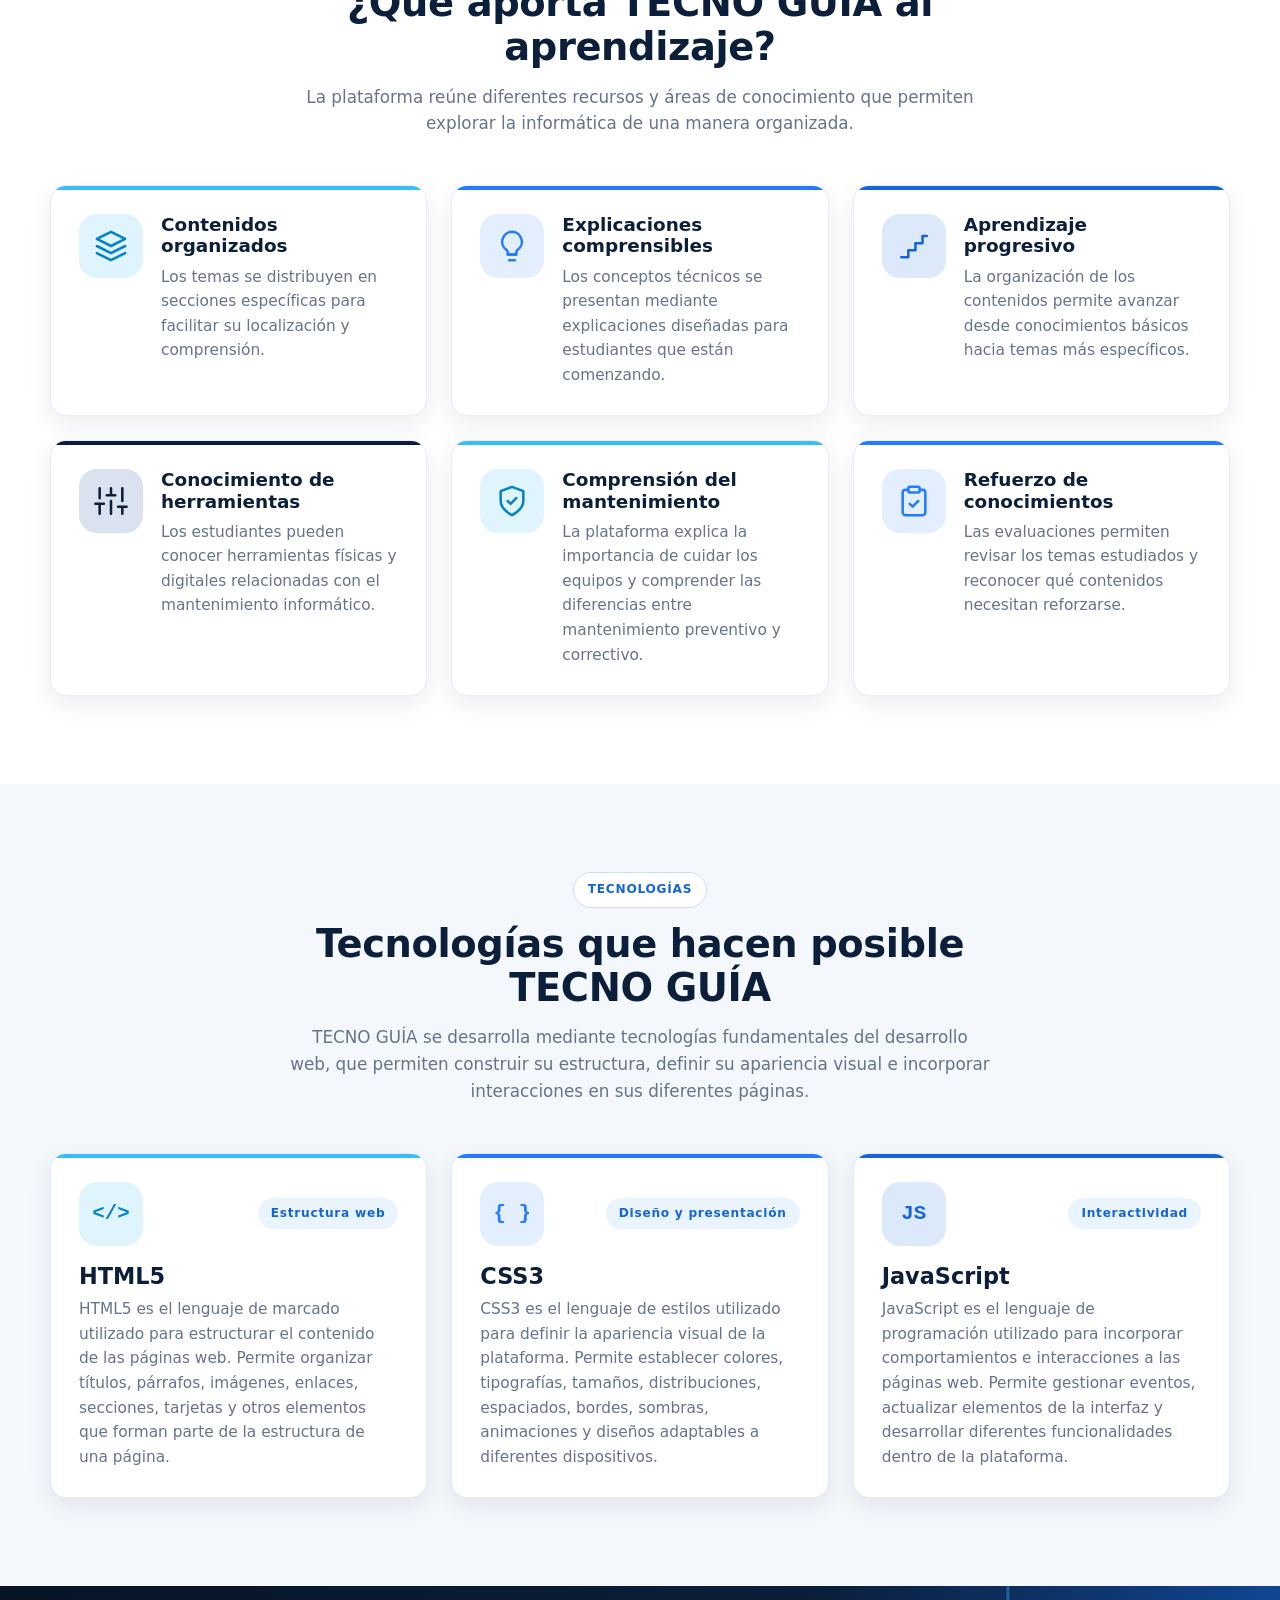
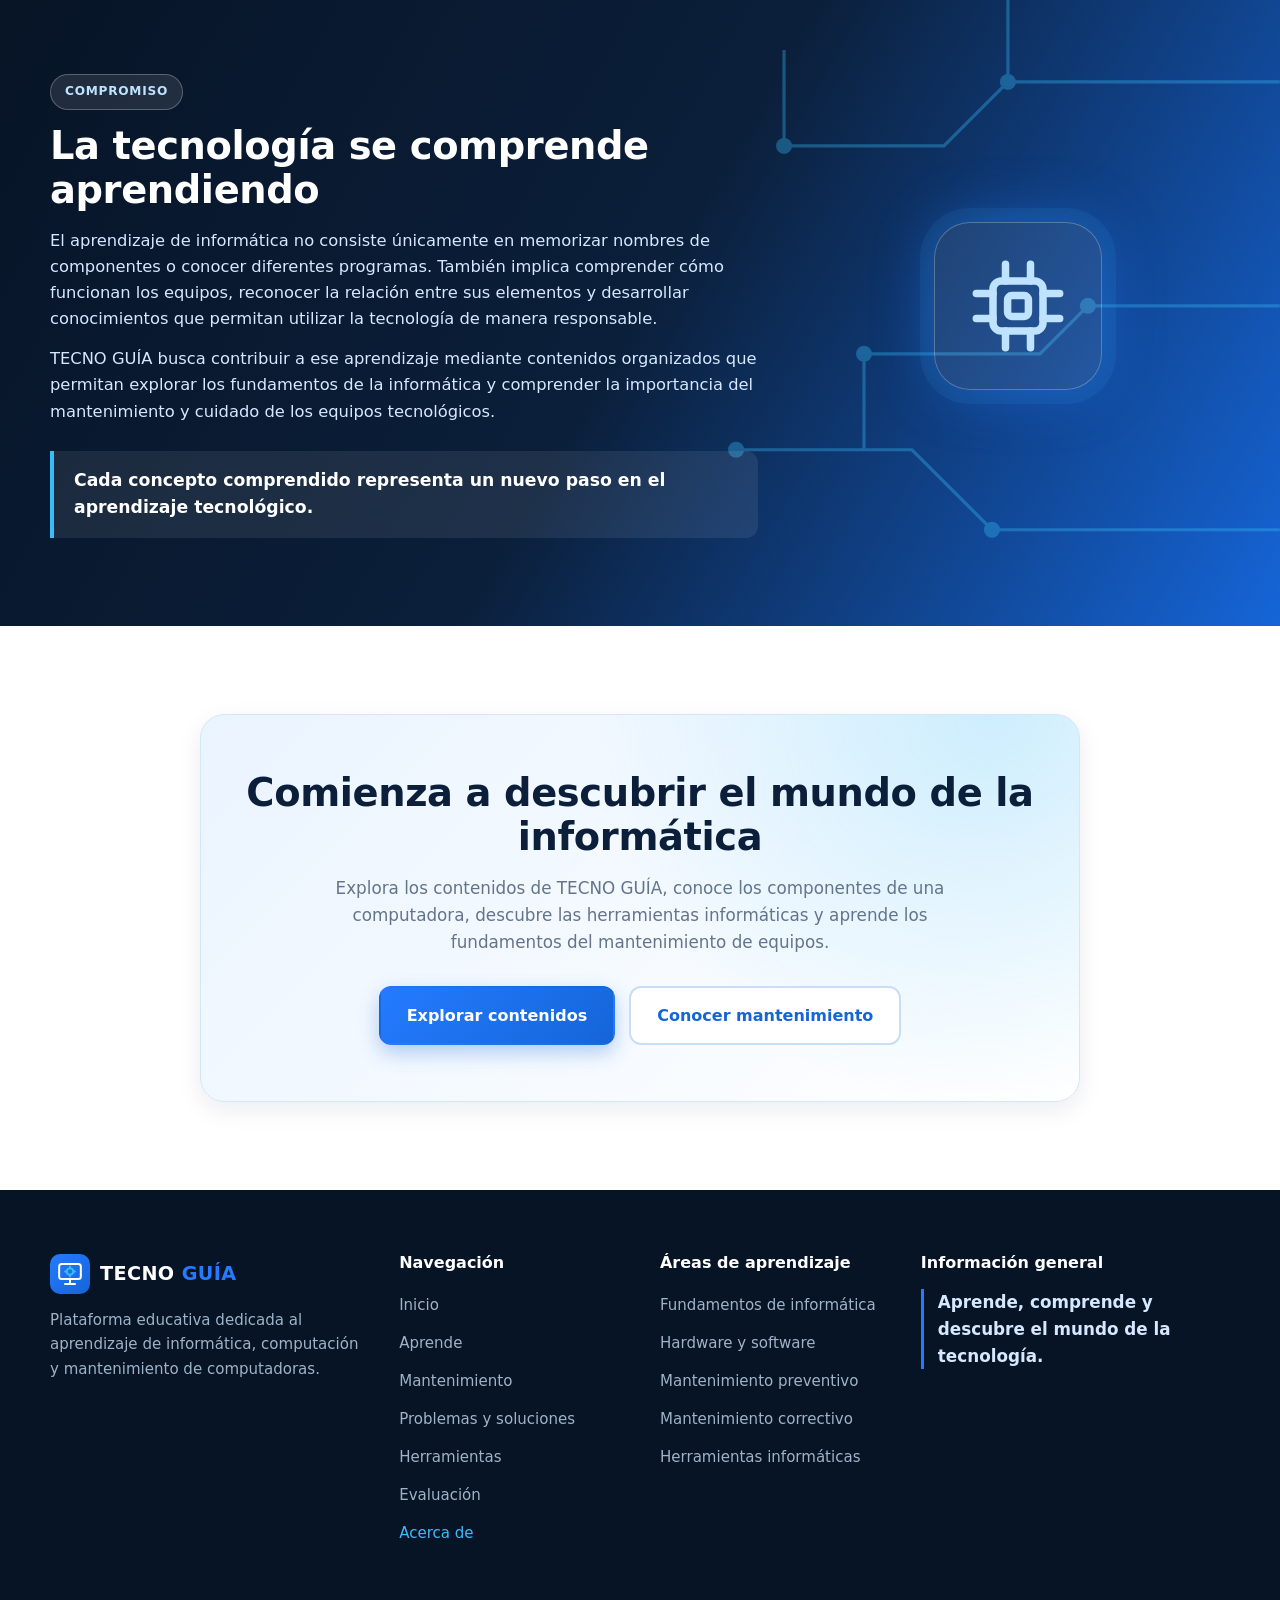
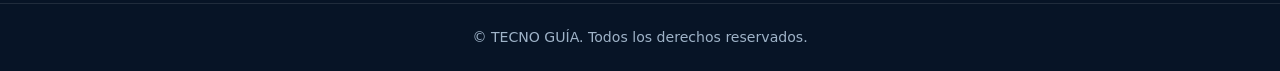
<file: TECNO-GUIA/pages/acerca-de.html>
<!DOCTYPE html>
<html lang="es">
<head>
  <meta charset="UTF-8">
  <meta name="viewport" content="width=device-width, initial-scale=1">
  <title>Acerca de | TECNO GUÍA</title>
  <meta name="description" content="Conoce TECNO GUÍA, una plataforma educativa dedicada al aprendizaje de informática, hardware, software y mantenimiento de computadoras.">
  <link rel="stylesheet" href="../css/acerca-de.css">
  <script src="../js/acerca-de/acerca-de.js" defer></script>
</head>
<body class="about-page" id="top">

  <a class="about-skip" href="#contenido">Saltar al contenido principal</a>

  <!-- Sprite de iconos (solo visual, sin archivos externos) -->
  <svg width="0" height="0" style="position:absolute" aria-hidden="true" focusable="false">
    <defs>
      <symbol id="i-book" viewBox="0 0 24 24"><path d="M4 19.5V5.5A2.5 2.5 0 0 1 6.5 3H20v14H6.5A2.5 2.5 0 0 0 4 19.5z"/><path d="M6.5 17H20v4H6.5A2.5 2.5 0 0 1 4 19.5"/></symbol>
      <symbol id="i-cpu" viewBox="0 0 24 24"><rect x="6" y="6" width="12" height="12" rx="2"/><rect x="9.5" y="9.5" width="5" height="5" rx="1"/><path d="M9 2v4M15 2v4M9 18v4M15 18v4M2 9h4M2 15h4M18 9h4M18 15h4"/></symbol>
      <symbol id="i-code" viewBox="0 0 24 24"><path d="M16 18l6-6-6-6M8 6l-6 6 6 6"/></symbol>
      <symbol id="i-wrench" viewBox="0 0 24 24"><path d="M14.7 6.3a1 1 0 0 0 0 1.4l1.6 1.6a1 1 0 0 0 1.4 0l3.77-3.77a6 6 0 0 1-7.94 7.94l-6.91 6.91a2.12 2.12 0 0 1-3-3l6.91-6.91a6 6 0 0 1 7.94-7.94z"/></symbol>
      <symbol id="i-monitor" viewBox="0 0 24 24"><rect x="2" y="3" width="20" height="14" rx="2"/><path d="M8 21h8M12 17v4"/></symbol>
      <symbol id="i-target" viewBox="0 0 24 24"><circle cx="12" cy="12" r="10"/><circle cx="12" cy="12" r="6"/><circle cx="12" cy="12" r="2"/></symbol>
      <symbol id="i-eye" viewBox="0 0 24 24"><path d="M2 12s3.5-7 10-7 10 7 10 7-3.5 7-10 7S2 12 2 12z"/><circle cx="12" cy="12" r="3"/></symbol>
      <symbol id="i-users" viewBox="0 0 24 24"><path d="M17 21v-2a4 4 0 0 0-4-4H5a4 4 0 0 0-4 4v2"/><circle cx="9" cy="7" r="4"/><path d="M23 21v-2a4 4 0 0 0-3-3.87M16 3.13a4 4 0 0 1 0 7.75"/></symbol>
      <symbol id="i-shield" viewBox="0 0 24 24"><path d="M12 22s8-4 8-10V5l-8-3-8 3v7c0 6 8 10 8 10z"/><path d="M9 12l2 2 4-4"/></symbol>
      <symbol id="i-layers" viewBox="0 0 24 24"><path d="M12 2 2 7l10 5 10-5-10-5z"/><path d="M2 17l10 5 10-5M2 12l10 5 10-5"/></symbol>
      <symbol id="i-bulb" viewBox="0 0 24 24"><path d="M9 18h6M10 22h4"/><path d="M12 2a7 7 0 0 0-4 12.7c.6.5 1 1.2 1 2V18h6v-1.3c0-.8.4-1.5 1-2A7 7 0 0 0 12 2z"/></symbol>
      <symbol id="i-alert" viewBox="0 0 24 24"><path d="M10.3 3.9 1.8 18a2 2 0 0 0 1.7 3h17a2 2 0 0 0 1.7-3L13.7 3.9a2 2 0 0 0-3.4 0z"/><path d="M12 9v4M12 17h.01"/></symbol>
      <symbol id="i-clipboard" viewBox="0 0 24 24"><rect x="8" y="2" width="8" height="4" rx="1"/><path d="M16 4h2a2 2 0 0 1 2 2v14a2 2 0 0 1-2 2H6a2 2 0 0 1-2-2V6a2 2 0 0 1 2-2h2"/><path d="M9 14l2 2 4-4"/></symbol>
      <symbol id="i-compass" viewBox="0 0 24 24"><circle cx="12" cy="12" r="10"/><path d="M16.2 7.8l-2.1 6.3-6.3 2.1 2.1-6.3 6.3-2.1z"/></symbol>
      <symbol id="i-grad" viewBox="0 0 24 24"><path d="M22 10 12 5 2 10l10 5 10-5z"/><path d="M6 12v5c3 2 9 2 12 0v-5"/></symbol>
      <symbol id="i-window" viewBox="0 0 24 24"><rect x="3" y="3" width="18" height="18" rx="2"/><path d="M3 9h18M9 21V9"/></symbol>
      <symbol id="i-stairs" viewBox="0 0 24 24"><path d="M3 20h5v-5h5v-5h5V5h3"/></symbol>
      <symbol id="i-sliders" viewBox="0 0 24 24"><path d="M4 21v-7M4 10V3M12 21v-9M12 8V3M20 21v-5M20 12V3M1 14h6M9 8h6M17 16h6"/></symbol>
      <symbol id="i-globe" viewBox="0 0 24 24"><circle cx="12" cy="12" r="10"/><path d="M2 12h20M12 2a15 15 0 0 1 0 20 15 15 0 0 1 0-20z"/></symbol>
      <symbol id="i-refresh" viewBox="0 0 24 24"><path d="M21 12a9 9 0 1 1-3-6.7L21 8"/><path d="M21 3v5h-5"/></symbol>
      <symbol id="i-flag" viewBox="0 0 24 24"><path d="M4 22V4M4 4h13l-2 4 2 4H4"/></symbol>
    </defs>
  </svg>

  <!-- ===================== ENCABEZADO ===================== -->
  <header class="about-header">
    <div class="about-container about-header__inner">
      <a class="about-logo" href="../index.html" data-route="inicio" aria-label="TECNO GUÍA, ir al inicio">
        <img class="about-logo__img" src="../assets/icons/logo.svg" alt="" width="40" height="40">
        <span class="about-logo__text">TECNO <strong>GUÍA</strong></span>
      </a>

      <nav class="about-nav" aria-label="Navegación principal">
        <ul class="about-nav__list">
          <li><a class="about-nav__link" href="../index.html" data-route="inicio">Inicio</a></li>
          <li><a class="about-nav__link" href="aprende.html" data-route="aprende">Aprende</a></li>
          <li><a class="about-nav__link" href="mantenimiento.html" data-route="mantenimiento">Mantenimiento</a></li>
          <li><a class="about-nav__link" href="problemas.html" data-route="problemas-y-soluciones">Problemas y soluciones</a></li>
          <li><a class="about-nav__link" href="herramientas.html" data-route="herramientas">Herramientas</a></li>
          <li><a class="about-nav__link" href="evaluacion.html" data-route="evaluacion">Evaluación</a></li>
          <li><a class="about-nav__link is-active" href="#top" data-route="acerca-de" aria-current="page">Acerca de</a></li>
        </ul>
      </nav>
    </div>
  </header>

  <main id="contenido" tabindex="-1">

    <!-- ===================== HERO ===================== -->
    <section class="about-hero" aria-labelledby="hero-title">
      <div class="about-container about-hero__grid">
        <div class="about-hero__content">
          <p class="about-eyebrow"><svg class="about-icon" aria-hidden="true"><use href="#i-grad"/></svg> Plataforma educativa</p>
          <h1 id="hero-title" class="about-hero__title">Conoce <span>TECNO GUÍA</span></h1>
          <p class="about-hero__lead">Una plataforma educativa para descubrir, comprender y aprender el mundo de la informática y el mantenimiento de computadoras.</p>
          <p class="about-hero__text">TECNO GUÍA reúne contenidos educativos diseñados para ayudar a los estudiantes a comprender cómo funcionan las computadoras, conocer sus componentes, identificar herramientas informáticas y aprender los fundamentos del mantenimiento preventivo y correctivo.</p>
          <ul class="about-hero__chips" aria-label="Áreas principales">
            <li><svg class="about-icon" aria-hidden="true"><use href="#i-cpu"/></svg> Hardware</li>
            <li><svg class="about-icon" aria-hidden="true"><use href="#i-window"/></svg> Software</li>
            <li><svg class="about-icon" aria-hidden="true"><use href="#i-wrench"/></svg> Mantenimiento</li>
          </ul>
        </div>

        <div class="about-hero__visual" aria-hidden="true">
          <svg class="about-hero__circuit" viewBox="0 0 400 360" fill="none">
            <path d="M0 60h90l30 30h70M400 300h-110l-30-30h-60M0 300h70l30-30M400 60h-70l-30 30M200 0v40M200 360v-30"/>
            <circle cx="90" cy="60" r="4"/><circle cx="190" cy="90" r="4"/><circle cx="290" cy="300" r="4"/><circle cx="200" cy="40" r="4"/><circle cx="330" cy="60" r="4"/><circle cx="70" cy="300" r="4"/>
          </svg>

          <div class="about-monitor">
            <div class="about-monitor__screen">
              <div class="about-monitor__bar"><i></i><i></i><i></i></div>
              <div class="about-monitor__body">
                <div class="about-monitor__code">
                  <span style="--w:62%" class="c1"></span>
                  <span style="--w:38%" class="c2 ind"></span>
                  <span style="--w:74%" class="c3 ind"></span>
                  <span style="--w:48%" class="c2 ind"></span>
                  <span style="--w:30%" class="c1"></span>
                  <span style="--w:56%" class="c3"></span>
                  <span style="--w:42%" class="c2 ind"></span>
                </div>
                <div class="about-monitor__chip"><svg class="about-icon"><use href="#i-cpu"/></svg></div>
              </div>
            </div>
            <div class="about-monitor__neck"></div>
            <div class="about-monitor__base"></div>
          </div>

          <div class="about-float about-float--a"><span class="about-iconbox"><svg class="about-icon"><use href="#i-cpu"/></svg></span> Hardware</div>
          <div class="about-float about-float--b"><span class="about-iconbox"><svg class="about-icon"><use href="#i-code"/></svg></span> Software</div>
          <div class="about-float about-float--c"><span class="about-iconbox"><svg class="about-icon"><use href="#i-wrench"/></svg></span> Mantenimiento</div>
        </div>
      </div>
    </section>

    <!-- ===================== ¿QUÉ ES? ===================== -->
    <section id="que-es" class="about-section about-introduction" aria-labelledby="intro-title">
      <div class="about-container about-introduction__grid">
        <div class="about-introduction__text">
          <p class="about-kicker">Presentación</p>
          <h2 id="intro-title" class="about-title">¿Qué es TECNO GUÍA?</h2>
          <p class="about-text about-text--lead">TECNO GUÍA es una plataforma web educativa orientada al aprendizaje de informática, computación y mantenimiento de computadoras. Su propósito es ofrecer información organizada y comprensible para que los estudiantes puedan conocer los fundamentos tecnológicos, identificar los componentes de un equipo informático y comprender las actividades básicas relacionadas con su cuidado y mantenimiento.</p>
          <p class="about-text">La plataforma organiza sus contenidos en diferentes áreas de aprendizaje, permitiendo que los usuarios exploren conceptos fundamentales, conozcan las herramientas utilizadas en informática, estudien los componentes de una computadora y comprendan cómo reconocer diferentes problemas tecnológicos.</p>
          <p class="about-text">TECNO GUÍA busca facilitar el acceso al conocimiento mediante explicaciones claras, recursos visuales y una organización progresiva de los contenidos, procurando que los temas técnicos sean más fáciles de comprender para quienes están comenzando su formación informática.</p>
        </div>

        <aside class="about-introduction__card" aria-label="TECNO GUÍA en resumen">
          <div class="about-introduction__badge"><svg class="about-icon"><use href="#i-grad"/></svg></div>
          <h3>TECNO GUÍA</h3>
          <p>Plataforma web educativa</p>
          <ul class="about-introduction__list">
            <li><span class="about-iconbox"><svg class="about-icon"><use href="#i-monitor"/></svg></span> Informática y computación</li>
            <li><span class="about-iconbox"><svg class="about-icon"><use href="#i-cpu"/></svg></span> Componentes de un equipo</li>
            <li><span class="about-iconbox"><svg class="about-icon"><use href="#i-wrench"/></svg></span> Cuidado y mantenimiento</li>
            <li><span class="about-iconbox"><svg class="about-icon"><use href="#i-layers"/></svg></span> Contenidos por áreas</li>
          </ul>
        </aside>
      </div>
    </section>

    <!-- ===================== PROPÓSITO ===================== -->
    <section id="proposito" class="about-section about-purpose" aria-labelledby="purpose-title">
      <div class="about-container about-purpose__grid">
        <div class="about-purpose__icon" aria-hidden="true">
          <span class="about-purpose__ring"></span>
          <span class="about-purpose__core"><svg class="about-icon"><use href="#i-bulb"/></svg></span>
        </div>
        <div class="about-purpose__content">
          <p class="about-kicker">Propósito</p>
          <h2 id="purpose-title" class="about-title">Nuestro propósito</h2>
          <p class="about-text">El propósito de TECNO GUÍA es facilitar el aprendizaje de conocimientos informáticos mediante una plataforma educativa que organice información sobre computadoras, hardware, software, herramientas tecnológicas y mantenimiento informático.</p>
          <p class="about-text">La plataforma pretende ayudar a los estudiantes a desarrollar una comprensión básica de los equipos informáticos, reconocer sus principales componentes y adquirir conocimientos que les permitan interpretar mejor su funcionamiento y comprender la importancia de su cuidado.</p>
          <blockquote class="about-quote">Comprender la tecnología es el primer paso para aprender a utilizarla y cuidarla.</blockquote>
        </div>
      </div>
    </section>

    <!-- ===================== MISIÓN Y VISIÓN ===================== -->
    <section class="about-section about-mission-vision" aria-label="Misión y visión">
      <div class="about-container about-mv__grid">
        <article id="mision" class="about-card about-mission" aria-labelledby="mission-title">
          <div class="about-card__top">
            <span class="about-iconbox about-iconbox--lg"><svg class="about-icon"><use href="#i-target"/></svg></span>
            <h2 id="mission-title" class="about-card__title">Nuestra misión</h2>
          </div>
          <p class="about-text">Ofrecer una plataforma educativa accesible y organizada que facilite el aprendizaje de informática y mantenimiento de computadoras mediante contenidos claros, explicaciones progresivas y recursos visuales. TECNO GUÍA busca contribuir a que los estudiantes comprendan los fundamentos de la computación, identifiquen los componentes de hardware y software y conozcan los principios básicos para el cuidado y mantenimiento de los equipos informáticos.</p>
        </article>

        <article id="vision" class="about-card about-vision" aria-labelledby="vision-title">
          <div class="about-card__top">
            <span class="about-iconbox about-iconbox--lg"><svg class="about-icon"><use href="#i-eye"/></svg></span>
            <h2 id="vision-title" class="about-card__title">Nuestra visión</h2>
          </div>
          <p class="about-text">Consolidarse como una plataforma educativa de referencia para el aprendizaje inicial de informática y mantenimiento de computadoras, ofreciendo contenidos cada vez más organizados, comprensibles y útiles para estudiantes que desean fortalecer sus conocimientos tecnológicos.</p>
          <p class="about-text">TECNO GUÍA aspira a contribuir a una formación informática en la que los estudiantes no solamente conozcan los nombres de los componentes y herramientas, sino que también comprendan su función, su importancia y su relación con el funcionamiento general de una computadora.</p>
        </article>
      </div>
    </section>

    <!-- ===================== OBJETIVOS ===================== -->
    <section id="objetivos" class="about-section about-objectives" aria-labelledby="objectives-title">
      <div class="about-container">
        <header class="about-section__head">
          <p class="about-kicker">Objetivos</p>
          <h2 id="objectives-title" class="about-title">¿Qué buscamos lograr?</h2>
          <p class="about-section__desc">TECNO GUÍA organiza sus contenidos con el propósito de facilitar la comprensión de los principales conocimientos relacionados con la informática y el mantenimiento de computadoras.</p>
        </header>

        <article class="about-general-goal">
          <span class="about-iconbox about-iconbox--lg about-iconbox--light"><svg class="about-icon"><use href="#i-flag"/></svg></span>
          <div>
            <h3>Objetivo general</h3>
            <p>Facilitar el aprendizaje de informática y mantenimiento de computadoras mediante una plataforma web educativa que presente contenidos organizados, explicaciones comprensibles y recursos visuales dirigidos a estudiantes principiantes.</p>
          </div>
        </article>

        <div class="about-grid about-grid--3">
          <article class="about-card about-objective">
            <div class="about-card__head"><span class="about-num">01</span><span class="about-iconbox"><svg class="about-icon"><use href="#i-book"/></svg></span></div>
            <p class="about-card__label">Objetivo 1</p>
            <h3 class="about-card__title">Enseñar fundamentos informáticos</h3>
            <p class="about-card__text">Presentar conocimientos básicos sobre informática y computación para que los estudiantes comprendan los conceptos esenciales relacionados con el uso de las computadoras.</p>
          </article>
          <article class="about-card about-objective">
            <div class="about-card__head"><span class="about-num">02</span><span class="about-iconbox"><svg class="about-icon"><use href="#i-cpu"/></svg></span></div>
            <p class="about-card__label">Objetivo 2</p>
            <h3 class="about-card__title">Identificar componentes</h3>
            <p class="about-card__text">Explicar las características y funciones de los principales componentes de hardware y los elementos de software que intervienen en el funcionamiento de un equipo informático.</p>
          </article>
          <article class="about-card about-objective">
            <div class="about-card__head"><span class="about-num">03</span><span class="about-iconbox"><svg class="about-icon"><use href="#i-shield"/></svg></span></div>
            <p class="about-card__label">Objetivo 3</p>
            <h3 class="about-card__title">Comprender el mantenimiento</h3>
            <p class="about-card__text">Dar a conocer los principios del mantenimiento preventivo y correctivo, destacando su importancia para el cuidado y conservación de los equipos.</p>
          </article>
          <article class="about-card about-objective">
            <div class="about-card__head"><span class="about-num">04</span><span class="about-iconbox"><svg class="about-icon"><use href="#i-sliders"/></svg></span></div>
            <p class="about-card__label">Objetivo 4</p>
            <h3 class="about-card__title">Reconocer herramientas</h3>
            <p class="about-card__text">Presentar herramientas físicas y digitales utilizadas en el diagnóstico, mantenimiento y administración de equipos informáticos.</p>
          </article>
          <article class="about-card about-objective">
            <div class="about-card__head"><span class="about-num">05</span><span class="about-iconbox"><svg class="about-icon"><use href="#i-alert"/></svg></span></div>
            <p class="about-card__label">Objetivo 5</p>
            <h3 class="about-card__title">Identificar problemas</h3>
            <p class="about-card__text">Facilitar la comprensión de problemas informáticos comunes, sus posibles causas y las alternativas generales para su identificación y solución.</p>
          </article>
          <article class="about-card about-objective">
            <div class="about-card__head"><span class="about-num">06</span><span class="about-iconbox"><svg class="about-icon"><use href="#i-clipboard"/></svg></span></div>
            <p class="about-card__label">Objetivo 6</p>
            <h3 class="about-card__title">Fortalecer el aprendizaje</h3>
            <p class="about-card__text">Proporcionar recursos educativos y evaluaciones que permitan reforzar los conocimientos adquiridos durante el recorrido por la plataforma.</p>
          </article>
        </div>
      </div>
    </section>

    <!-- ===================== VALORES ===================== -->
    <section id="valores" class="about-section about-values" aria-labelledby="values-title">
      <div class="about-container">
        <header class="about-section__head">
          <p class="about-kicker">Valores</p>
          <h2 id="values-title" class="about-title">Principios que orientan TECNO GUÍA</h2>
          <p class="about-section__desc">El contenido y la organización de la plataforma se orientan por principios que buscan hacer del aprendizaje una experiencia comprensible, organizada y útil.</p>
        </header>

        <div class="about-grid about-grid--3">
          <article class="about-card about-value">
            <span class="about-iconbox about-iconbox--lg"><svg class="about-icon"><use href="#i-users"/></svg></span>
            <h3 class="about-card__title"><span class="about-num-inline">1</span> Accesibilidad</h3>
            <p class="about-card__text">Presentar información de manera clara y comprensible, procurando que los estudiantes puedan acercarse al conocimiento informático sin necesitar experiencia previa.</p>
          </article>
          <article class="about-card about-value">
            <span class="about-iconbox about-iconbox--lg"><svg class="about-icon"><use href="#i-stairs"/></svg></span>
            <h3 class="about-card__title"><span class="about-num-inline">2</span> Aprendizaje progresivo</h3>
            <p class="about-card__text">Organizar los contenidos desde conceptos fundamentales hacia temas más específicos, permitiendo construir conocimientos paso a paso.</p>
          </article>
          <article class="about-card about-value">
            <span class="about-iconbox about-iconbox--lg"><svg class="about-icon"><use href="#i-eye"/></svg></span>
            <h3 class="about-card__title"><span class="about-num-inline">3</span> Claridad</h3>
            <p class="about-card__text">Explicar los conceptos técnicos mediante definiciones, ejemplos y descripciones que faciliten su comprensión.</p>
          </article>
          <article class="about-card about-value">
            <span class="about-iconbox about-iconbox--lg"><svg class="about-icon"><use href="#i-layers"/></svg></span>
            <h3 class="about-card__title"><span class="about-num-inline">4</span> Organización</h3>
            <p class="about-card__text">Distribuir los contenidos en áreas temáticas para facilitar la navegación y la localización de la información.</p>
          </article>
          <article class="about-card about-value">
            <span class="about-iconbox about-iconbox--lg"><svg class="about-icon"><use href="#i-shield"/></svg></span>
            <h3 class="about-card__title"><span class="about-num-inline">5</span> Responsabilidad tecnológica</h3>
            <p class="about-card__text">Promover el conocimiento y cuidado adecuado de los equipos informáticos, destacando la importancia de la seguridad y las buenas prácticas.</p>
          </article>
          <article class="about-card about-value">
            <span class="about-iconbox about-iconbox--lg"><svg class="about-icon"><use href="#i-wrench"/></svg></span>
            <h3 class="about-card__title"><span class="about-num-inline">6</span> Formación práctica</h3>
            <p class="about-card__text">Relacionar los conocimientos teóricos con situaciones y ejemplos que ayuden a comprender su aplicación en el entorno informático.</p>
          </article>
        </div>
      </div>
    </section>

    <!-- ===================== ÁREAS EDUCATIVAS ===================== -->
    <section id="areas" class="about-section about-areas" aria-labelledby="areas-title">
      <div class="about-container">
        <header class="about-section__head">
          <p class="about-kicker">Contenidos</p>
          <h2 id="areas-title" class="about-title">¿Qué puedes aprender en TECNO GUÍA?</h2>
          <p class="about-section__desc">La plataforma está organizada en diferentes áreas que permiten explorar los principales conocimientos relacionados con la informática y el mantenimiento de computadoras.</p>
        </header>

        <div class="about-grid about-grid--4">
          <article id="area-fundamentos" class="about-card about-area">
            <div class="about-card__head"><span class="about-iconbox"><svg class="about-icon"><use href="#i-monitor"/></svg></span><span class="about-tag">Área 1</span></div>
            <h3 class="about-card__title">Fundamentos de informática</h3>
            <p class="about-card__text">Aprende qué es la informática, cómo funciona una computadora y cuáles son los conceptos fundamentales que permiten comprender el mundo de la computación.</p>
          </article>
          <article id="area-hardware" class="about-card about-area">
            <div class="about-card__head"><span class="about-iconbox"><svg class="about-icon"><use href="#i-cpu"/></svg></span><span class="about-tag">Área 2</span></div>
            <h3 class="about-card__title">Hardware y componentes</h3>
            <p class="about-card__text">Conoce los componentes físicos de una computadora, sus características, sus funciones y la manera en que trabajan conjuntamente para permitir el funcionamiento del equipo.</p>
          </article>
          <article id="area-software" class="about-card about-area">
            <div class="about-card__head"><span class="about-iconbox"><svg class="about-icon"><use href="#i-window"/></svg></span><span class="about-tag">Área 3</span></div>
            <h3 class="about-card__title">Software y sistemas operativos</h3>
            <p class="about-card__text">Comprende qué es el software, cuáles son sus principales tipos y qué función cumplen los sistemas operativos en la administración de los recursos de una computadora.</p>
          </article>
          <article id="area-mantenimiento-preventivo" class="about-card about-area">
            <div class="about-card__head"><span class="about-iconbox"><svg class="about-icon"><use href="#i-shield"/></svg></span><span class="about-tag">Área 4</span></div>
            <h3 class="about-card__title">Mantenimiento preventivo</h3>
            <p class="about-card__text">Conoce las prácticas generales destinadas a conservar los equipos informáticos en buenas condiciones, reducir el deterioro y favorecer su funcionamiento adecuado.</p>
          </article>
          <article id="area-mantenimiento-correctivo" class="about-card about-area">
            <div class="about-card__head"><span class="about-iconbox"><svg class="about-icon"><use href="#i-wrench"/></svg></span><span class="about-tag">Área 5</span></div>
            <h3 class="about-card__title">Mantenimiento correctivo</h3>
            <p class="about-card__text">Aprende los fundamentos de la identificación de fallas, el diagnóstico inicial y la comprensión de posibles soluciones para problemas informáticos.</p>
          </article>
          <article id="area-problemas-soluciones" class="about-card about-area">
            <div class="about-card__head"><span class="about-iconbox"><svg class="about-icon"><use href="#i-alert"/></svg></span><span class="about-tag">Área 6</span></div>
            <h3 class="about-card__title">Problemas y soluciones</h3>
            <p class="about-card__text">Explora problemas frecuentes relacionados con computadoras, sus posibles causas y las medidas generales que pueden ayudar a comprenderlos.</p>
          </article>
          <article id="area-herramientas" class="about-card about-area">
            <div class="about-card__head"><span class="about-iconbox"><svg class="about-icon"><use href="#i-sliders"/></svg></span><span class="about-tag">Área 7</span></div>
            <h3 class="about-card__title">Herramientas informáticas</h3>
            <p class="about-card__text">Identifica herramientas físicas y programas digitales utilizados en el mantenimiento, diagnóstico y administración de equipos.</p>
          </article>
          <article id="area-evaluacion" class="about-card about-area">
            <div class="about-card__head"><span class="about-iconbox"><svg class="about-icon"><use href="#i-clipboard"/></svg></span><span class="about-tag">Área 8</span></div>
            <h3 class="about-card__title">Evaluación de conocimientos</h3>
            <p class="about-card__text">Refuerza lo aprendido mediante evaluaciones organizadas por categorías y niveles de dificultad.</p>
          </article>
        </div>
      </div>
    </section>

    <!-- ===================== METODOLOGÍA ===================== -->
    <section id="metodologia" class="about-section about-methodology" aria-labelledby="method-title">
      <div class="about-container">
        <header class="about-section__head">
          <p class="about-kicker">Metodología</p>
          <h2 id="method-title" class="about-title">Una forma organizada de aprender</h2>
          <p class="about-section__desc">TECNO GUÍA organiza sus contenidos mediante una metodología progresiva que busca facilitar la comprensión de los temas informáticos. Los contenidos se presentan de manera estructurada para que los estudiantes puedan avanzar desde conocimientos básicos hacia conceptos más específicos.</p>
        </header>

        <ol class="about-steps">
          <li class="about-step">
            <div class="about-step__marker"><span class="about-step__num">1</span></div>
            <div class="about-step__card">
              <span class="about-iconbox"><svg class="about-icon"><use href="#i-book"/></svg></span>
              <p class="about-card__label">Etapa 1</p>
              <h3 class="about-card__title">Conocer</h3>
              <p class="about-card__text">El estudiante comienza familiarizándose con los conceptos fundamentales de informática, computación, hardware y software.</p>
            </div>
          </li>
          <li class="about-step">
            <div class="about-step__marker"><span class="about-step__num">2</span></div>
            <div class="about-step__card">
              <span class="about-iconbox"><svg class="about-icon"><use href="#i-bulb"/></svg></span>
              <p class="about-card__label">Etapa 2</p>
              <h3 class="about-card__title">Comprender</h3>
              <p class="about-card__text">Se presentan explicaciones sobre las características, funciones y relaciones entre los componentes de una computadora y los diferentes elementos que intervienen en su funcionamiento.</p>
            </div>
          </li>
          <li class="about-step">
            <div class="about-step__marker"><span class="about-step__num">3</span></div>
            <div class="about-step__card">
              <span class="about-iconbox"><svg class="about-icon"><use href="#i-wrench"/></svg></span>
              <p class="about-card__label">Etapa 3</p>
              <h3 class="about-card__title">Aplicar conocimientos</h3>
              <p class="about-card__text">Los contenidos se relacionan con ejemplos, herramientas y situaciones informáticas que ayudan a comprender cómo se utilizan los conocimientos estudiados.</p>
            </div>
          </li>
          <li class="about-step">
            <div class="about-step__marker"><span class="about-step__num">4</span></div>
            <div class="about-step__card">
              <span class="about-iconbox"><svg class="about-icon"><use href="#i-clipboard"/></svg></span>
              <p class="about-card__label">Etapa 4</p>
              <h3 class="about-card__title">Evaluar</h3>
              <p class="about-card__text">El estudiante puede reforzar los temas mediante evaluaciones que permiten revisar los conocimientos adquiridos e identificar aquellos contenidos que necesitan mayor atención.</p>
            </div>
          </li>
        </ol>
      </div>
    </section>

    <!-- ===================== A QUIÉN VA DIRIGIDA ===================== -->
    <section id="publico" class="about-section about-audience" aria-labelledby="audience-title">
      <div class="about-container">
        <header class="about-section__head">
          <p class="about-kicker">Público</p>
          <h2 id="audience-title" class="about-title">Aprender informática desde cero</h2>
          <p class="about-section__desc">TECNO GUÍA está dirigida principalmente a estudiantes y personas que desean adquirir conocimientos básicos sobre informática, computadoras y mantenimiento de equipos tecnológicos.</p>
          <p class="about-section__desc">Su organización busca facilitar el acercamiento a estos temas, especialmente para quienes todavía no tienen experiencia en el área o necesitan fortalecer sus conocimientos fundamentales.</p>
        </header>

        <div class="about-grid about-grid--4">
          <article class="about-card about-profile">
            <span class="about-iconbox about-iconbox--lg"><svg class="about-icon"><use href="#i-compass"/></svg></span>
            <h3 class="about-card__title">Estudiantes principiantes</h3>
            <p class="about-card__text">Personas que están comenzando a estudiar informática y necesitan comprender los conceptos fundamentales.</p>
          </article>
          <article class="about-card about-profile">
            <span class="about-iconbox about-iconbox--lg"><svg class="about-icon"><use href="#i-cpu"/></svg></span>
            <h3 class="about-card__title">Estudiantes de formación técnica</h3>
            <p class="about-card__text">Estudiantes que desean complementar sus conocimientos relacionados con hardware, software y mantenimiento de computadoras.</p>
          </article>
          <article class="about-card about-profile">
            <span class="about-iconbox about-iconbox--lg"><svg class="about-icon"><use href="#i-globe"/></svg></span>
            <h3 class="about-card__title">Personas interesadas en la tecnología</h3>
            <p class="about-card__text">Usuarios que sienten curiosidad por conocer cómo funcionan las computadoras y cuáles son sus principales componentes.</p>
          </article>
          <article class="about-card about-profile">
            <span class="about-iconbox about-iconbox--lg"><svg class="about-icon"><use href="#i-refresh"/></svg></span>
            <h3 class="about-card__title">Personas que desean reforzar conocimientos</h3>
            <p class="about-card__text">Estudiantes que necesitan repasar conceptos, identificar herramientas y fortalecer su comprensión de los temas informáticos.</p>
          </article>
        </div>
      </div>
    </section>

    <!-- ===================== BENEFICIOS ===================== -->
    <section id="beneficios" class="about-section about-benefits" aria-labelledby="benefits-title">
      <div class="about-container">
        <header class="about-section__head">
          <p class="about-kicker">Beneficios</p>
          <h2 id="benefits-title" class="about-title">¿Qué aporta TECNO GUÍA al aprendizaje?</h2>
          <p class="about-section__desc">La plataforma reúne diferentes recursos y áreas de conocimiento que permiten explorar la informática de una manera organizada.</p>
        </header>

        <div class="about-grid about-grid--3">
          <article class="about-card about-benefit">
            <span class="about-iconbox about-iconbox--lg"><svg class="about-icon"><use href="#i-layers"/></svg></span>
            <div>
              <h3 class="about-card__title">Contenidos organizados</h3>
              <p class="about-card__text">Los temas se distribuyen en secciones específicas para facilitar su localización y comprensión.</p>
            </div>
          </article>
          <article class="about-card about-benefit">
            <span class="about-iconbox about-iconbox--lg"><svg class="about-icon"><use href="#i-bulb"/></svg></span>
            <div>
              <h3 class="about-card__title">Explicaciones comprensibles</h3>
              <p class="about-card__text">Los conceptos técnicos se presentan mediante explicaciones diseñadas para estudiantes que están comenzando.</p>
            </div>
          </article>
          <article class="about-card about-benefit">
            <span class="about-iconbox about-iconbox--lg"><svg class="about-icon"><use href="#i-stairs"/></svg></span>
            <div>
              <h3 class="about-card__title">Aprendizaje progresivo</h3>
              <p class="about-card__text">La organización de los contenidos permite avanzar desde conocimientos básicos hacia temas más específicos.</p>
            </div>
          </article>
          <article class="about-card about-benefit">
            <span class="about-iconbox about-iconbox--lg"><svg class="about-icon"><use href="#i-sliders"/></svg></span>
            <div>
              <h3 class="about-card__title">Conocimiento de herramientas</h3>
              <p class="about-card__text">Los estudiantes pueden conocer herramientas físicas y digitales relacionadas con el mantenimiento informático.</p>
            </div>
          </article>
          <article class="about-card about-benefit">
            <span class="about-iconbox about-iconbox--lg"><svg class="about-icon"><use href="#i-shield"/></svg></span>
            <div>
              <h3 class="about-card__title">Comprensión del mantenimiento</h3>
              <p class="about-card__text">La plataforma explica la importancia de cuidar los equipos y comprender las diferencias entre mantenimiento preventivo y correctivo.</p>
            </div>
          </article>
          <article class="about-card about-benefit">
            <span class="about-iconbox about-iconbox--lg"><svg class="about-icon"><use href="#i-clipboard"/></svg></span>
            <div>
              <h3 class="about-card__title">Refuerzo de conocimientos</h3>
              <p class="about-card__text">Las evaluaciones permiten revisar los temas estudiados y reconocer qué contenidos necesitan reforzarse.</p>
            </div>
          </article>
        </div>
      </div>
    </section>

    <!-- ===================== TECNOLOGÍAS ===================== -->
    <section id="tecnologias" class="about-section about-technologies" aria-labelledby="tech-title">
      <div class="about-container">
        <header class="about-section__head">
          <p class="about-kicker">Tecnologías</p>
          <h2 id="tech-title" class="about-title">Tecnologías que hacen posible TECNO GUÍA</h2>
          <p class="about-section__desc">TECNO GUÍA se desarrolla mediante tecnologías fundamentales del desarrollo web, que permiten construir su estructura, definir su apariencia visual e incorporar interacciones en sus diferentes páginas.</p>
        </header>

        <div class="about-grid about-grid--3">
          <article class="about-card about-tech about-tech--html">
            <div class="about-tech__head">
              <span class="about-tech__symbol" aria-hidden="true">&lt;/&gt;</span>
              <span class="about-tag">Estructura web</span>
            </div>
            <h3 class="about-card__title">HTML5</h3>
            <p class="about-card__text">HTML5 es el lenguaje de marcado utilizado para estructurar el contenido de las páginas web. Permite organizar títulos, párrafos, imágenes, enlaces, secciones, tarjetas y otros elementos que forman parte de la estructura de una página.</p>
          </article>
          <article class="about-card about-tech about-tech--css">
            <div class="about-tech__head">
              <span class="about-tech__symbol" aria-hidden="true">{ }</span>
              <span class="about-tag">Diseño y presentación</span>
            </div>
            <h3 class="about-card__title">CSS3</h3>
            <p class="about-card__text">CSS3 es el lenguaje de estilos utilizado para definir la apariencia visual de la plataforma. Permite establecer colores, tipografías, tamaños, distribuciones, espaciados, bordes, sombras, animaciones y diseños adaptables a diferentes dispositivos.</p>
          </article>
          <article class="about-card about-tech about-tech--js">
            <div class="about-tech__head">
              <span class="about-tech__symbol" aria-hidden="true">JS</span>
              <span class="about-tag">Interactividad</span>
            </div>
            <h3 class="about-card__title">JavaScript</h3>
            <p class="about-card__text">JavaScript es el lenguaje de programación utilizado para incorporar comportamientos e interacciones a las páginas web. Permite gestionar eventos, actualizar elementos de la interfaz y desarrollar diferentes funcionalidades dentro de la plataforma.</p>
          </article>
        </div>
      </div>
    </section>

    <!-- ===================== COMPROMISO ===================== -->
    <section id="compromiso" class="about-commitment" aria-labelledby="commit-title">
      <svg class="about-commitment__circuit" viewBox="0 0 600 400" fill="none" aria-hidden="true" preserveAspectRatio="xMaxYMid slice">
        <path d="M600 60H430l-40 40H290M600 200H480l-30 30H340M600 340H420l-50-50H260M430 60V0M290 100V40M340 230v60"/>
        <circle cx="430" cy="60" r="5"/><circle cx="290" cy="100" r="5"/><circle cx="480" cy="200" r="5"/><circle cx="340" cy="230" r="5"/><circle cx="420" cy="340" r="5"/><circle cx="260" cy="290" r="5"/>
      </svg>
      <div class="about-container about-commitment__inner">
        <div class="about-commitment__content">
          <p class="about-kicker about-kicker--light">Compromiso</p>
          <h2 id="commit-title" class="about-title about-title--light">La tecnología se comprende aprendiendo</h2>
          <p class="about-text about-text--light">El aprendizaje de informática no consiste únicamente en memorizar nombres de componentes o conocer diferentes programas. También implica comprender cómo funcionan los equipos, reconocer la relación entre sus elementos y desarrollar conocimientos que permitan utilizar la tecnología de manera responsable.</p>
          <p class="about-text about-text--light">TECNO GUÍA busca contribuir a ese aprendizaje mediante contenidos organizados que permitan explorar los fundamentos de la informática y comprender la importancia del mantenimiento y cuidado de los equipos tecnológicos.</p>
          <blockquote class="about-quote about-quote--light">Cada concepto comprendido representa un nuevo paso en el aprendizaje tecnológico.</blockquote>
        </div>
        <div class="about-commitment__art" aria-hidden="true">
          <span class="about-commitment__chip"><svg class="about-icon"><use href="#i-cpu"/></svg></span>
        </div>
      </div>
    </section>

    <!-- ===================== INVITACIÓN FINAL ===================== -->
    <section id="invitacion" class="about-section about-cta" aria-labelledby="cta-title">
      <div class="about-container">
        <div class="about-cta__panel">
          <h2 id="cta-title" class="about-title">Comienza a descubrir el mundo de la informática</h2>
          <p class="about-section__desc">Explora los contenidos de TECNO GUÍA, conoce los componentes de una computadora, descubre las herramientas informáticas y aprende los fundamentos del mantenimiento de equipos.</p>
          <div class="about-cta__actions">
            <a class="about-btn about-btn--primary" href="#areas">Explorar contenidos</a>
            <a class="about-btn about-btn--secondary" href="#area-mantenimiento-preventivo">Conocer mantenimiento</a>
          </div>
        </div>
      </div>
    </section>

  </main>

  <!-- ===================== PIE DE PÁGINA ===================== -->
  <footer class="about-footer">
    <div class="about-container about-footer__grid">
      <div class="about-footer__brand">
        <a class="about-logo about-logo--light" href="../index.html" data-route="inicio" aria-label="TECNO GUÍA, ir al inicio">
          <img class="about-logo__img" src="../assets/icons/logo.svg" alt="" width="40" height="40">
        <span class="about-logo__text">TECNO <strong>GUÍA</strong></span>
        </a>
        <p>Plataforma educativa dedicada al aprendizaje de informática, computación y mantenimiento de computadoras.</p>
      </div>

      <nav class="about-footer__col" aria-label="Navegación del pie de página">
        <h2>Navegación</h2>
        <ul>
          <li><a href="../index.html" data-route="inicio">Inicio</a></li>
          <li><a href="aprende.html" data-route="aprende">Aprende</a></li>
          <li><a href="mantenimiento.html" data-route="mantenimiento">Mantenimiento</a></li>
          <li><a href="problemas.html" data-route="problemas-y-soluciones">Problemas y soluciones</a></li>
          <li><a href="herramientas.html" data-route="herramientas">Herramientas</a></li>
          <li><a href="evaluacion.html" data-route="evaluacion">Evaluación</a></li>
          <li><a href="#top" data-route="acerca-de" aria-current="page">Acerca de</a></li>
        </ul>
      </nav>

      <div class="about-footer__col">
        <h2>Áreas de aprendizaje</h2>
        <ul>
          <li><a href="#area-fundamentos">Fundamentos de informática</a></li>
          <li><a href="#area-hardware">Hardware y software</a></li>
          <li><a href="#area-mantenimiento-preventivo">Mantenimiento preventivo</a></li>
          <li><a href="#area-mantenimiento-correctivo">Mantenimiento correctivo</a></li>
          <li><a href="#area-herramientas">Herramientas informáticas</a></li>
        </ul>
      </div>

      <div class="about-footer__col about-footer__info">
        <h2>Información general</h2>
        <p class="about-footer__phrase">Aprende, comprende y descubre el mundo de la tecnología.</p>
      </div>
    </div>

    <div class="about-footer__bottom">
      <div class="about-container">
        <p>© TECNO GUÍA. Todos los derechos reservados.</p>
      </div>
    </div>
  </footer>

  <div class="about-toast" id="toast" role="status" aria-live="polite"></div>

</body>
</html>
</file>
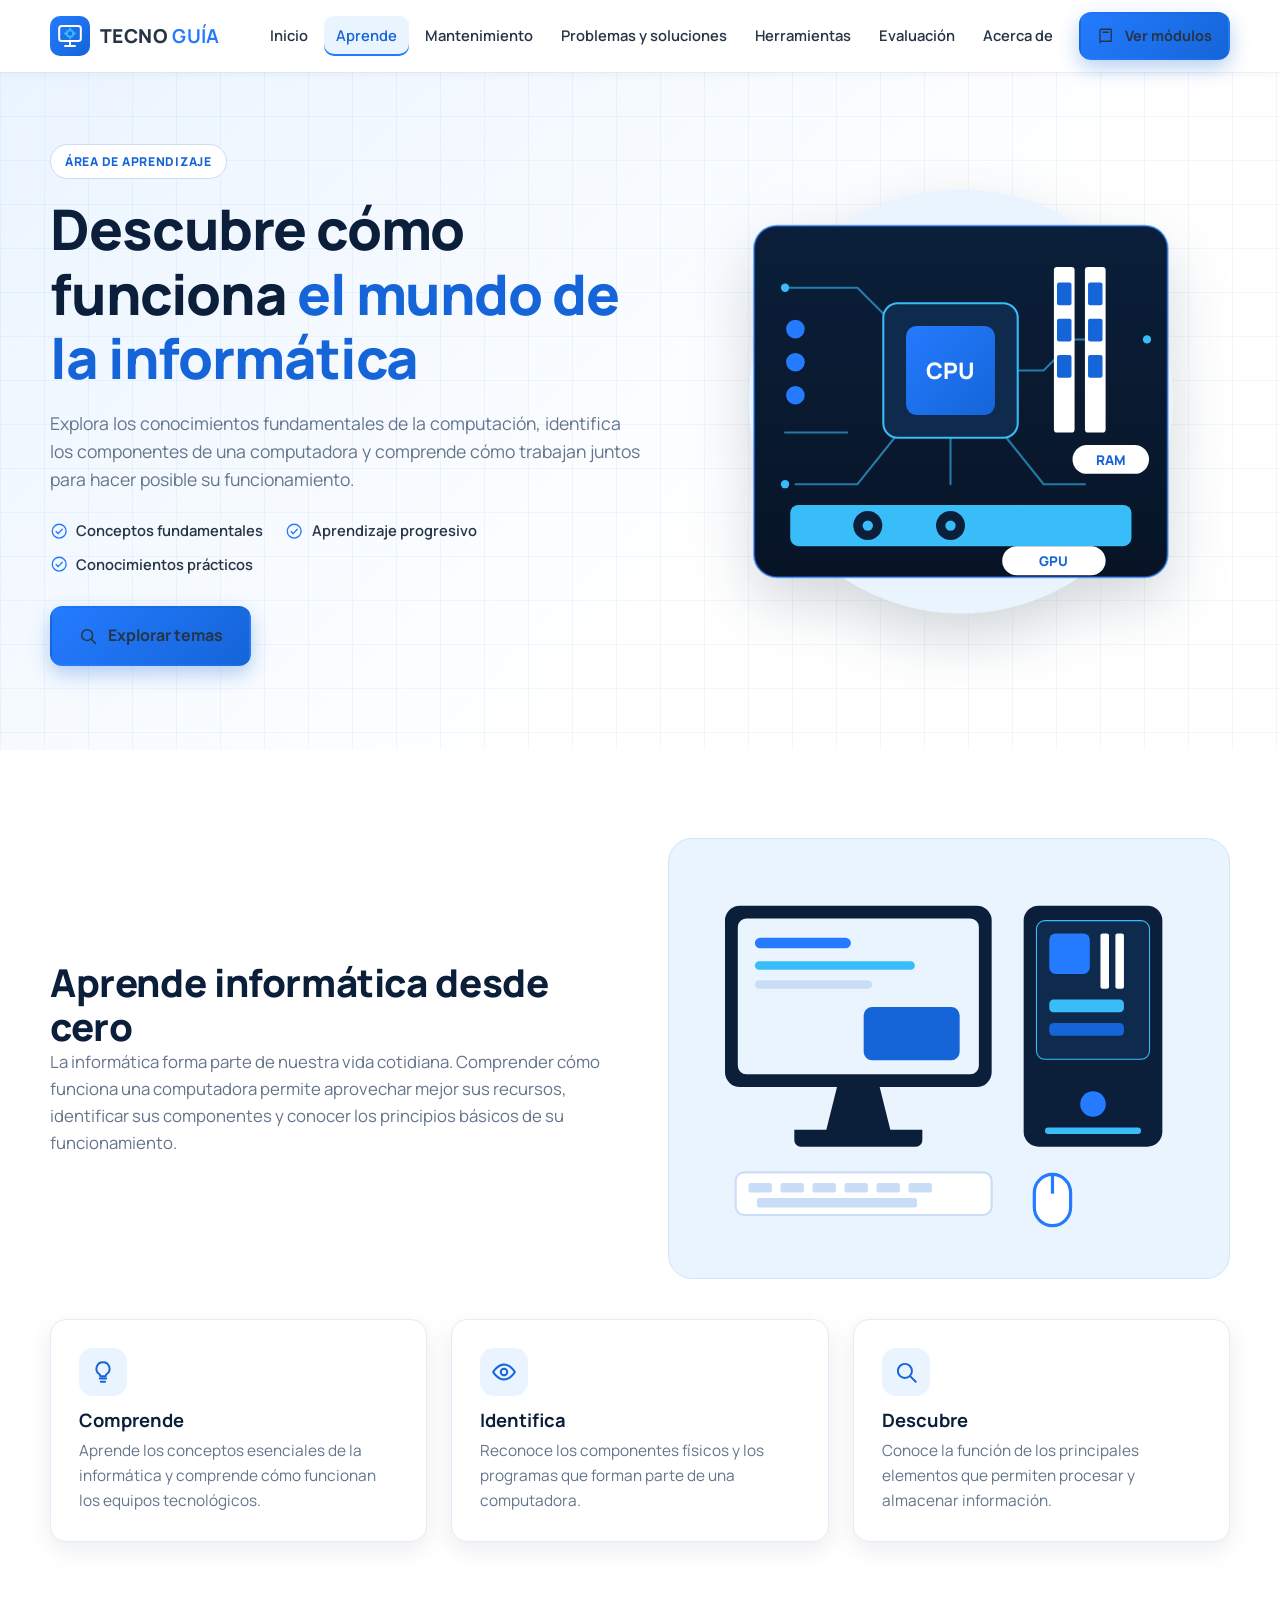
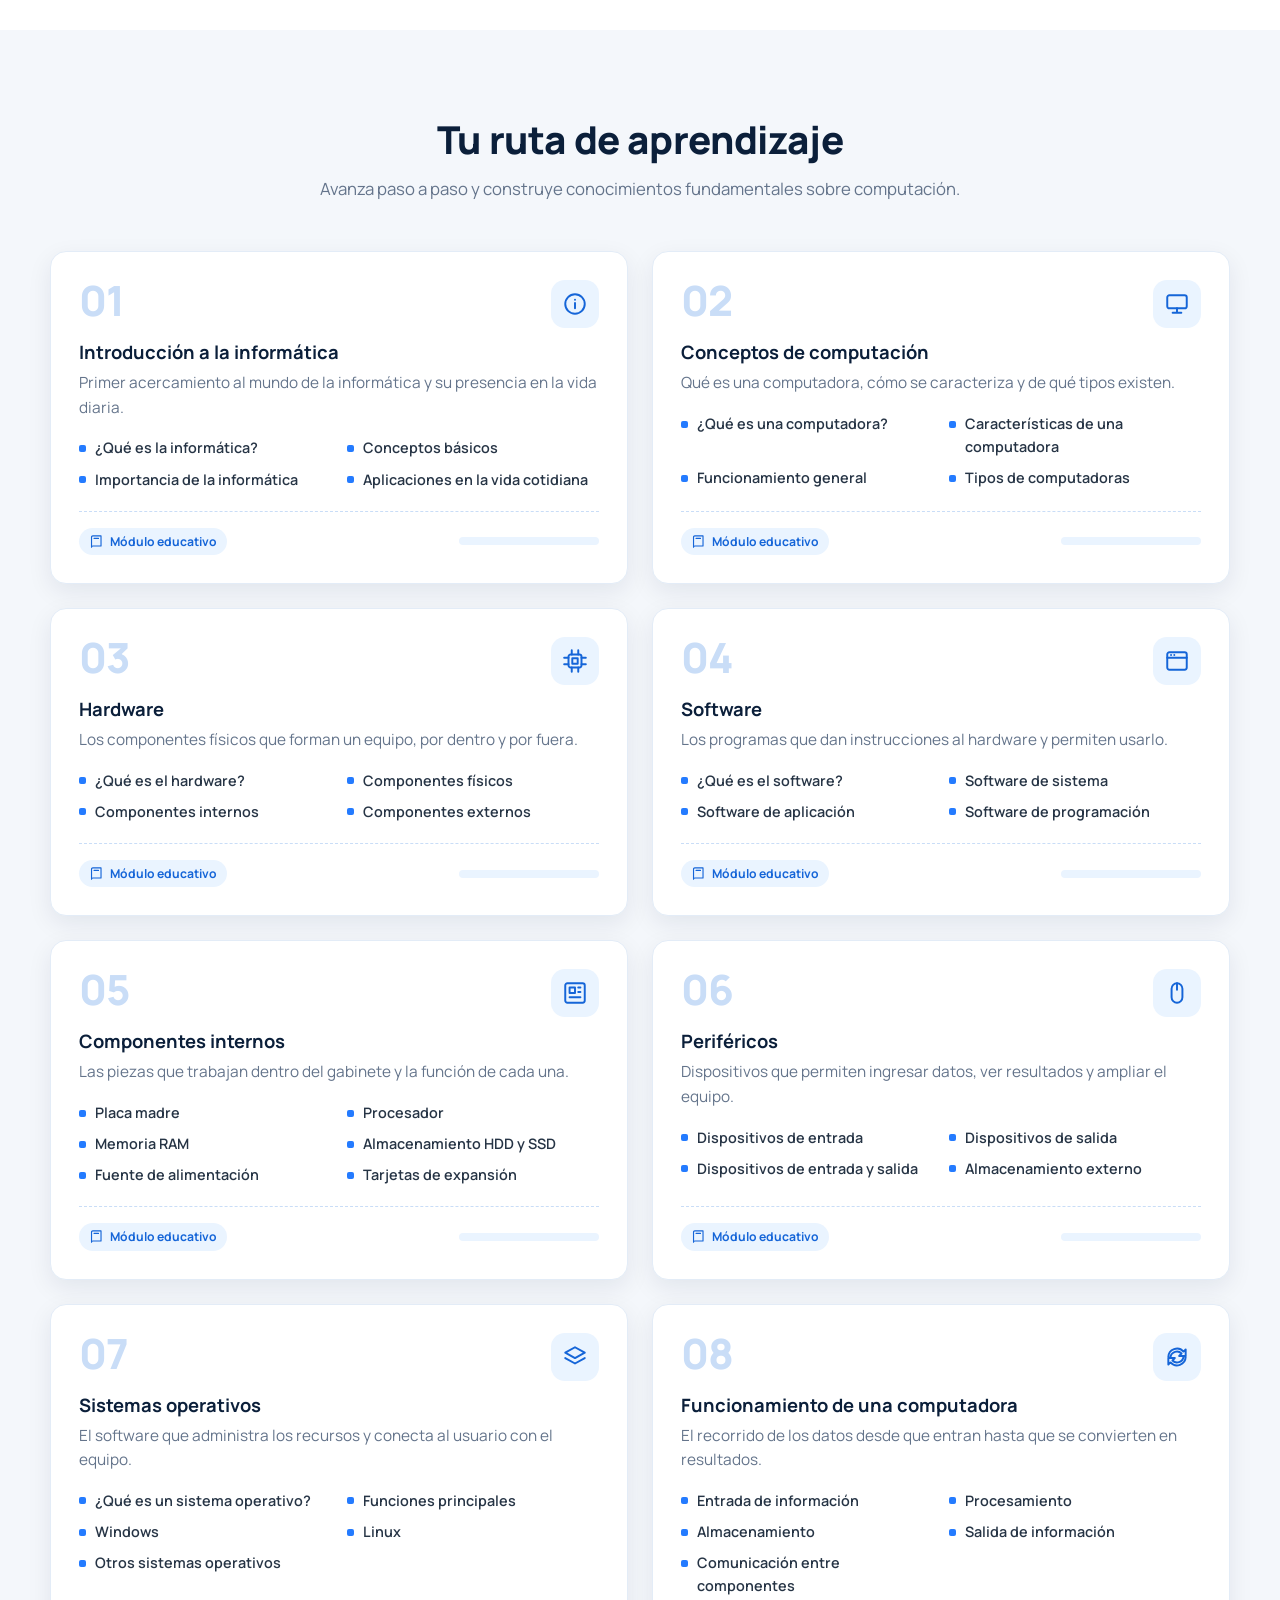
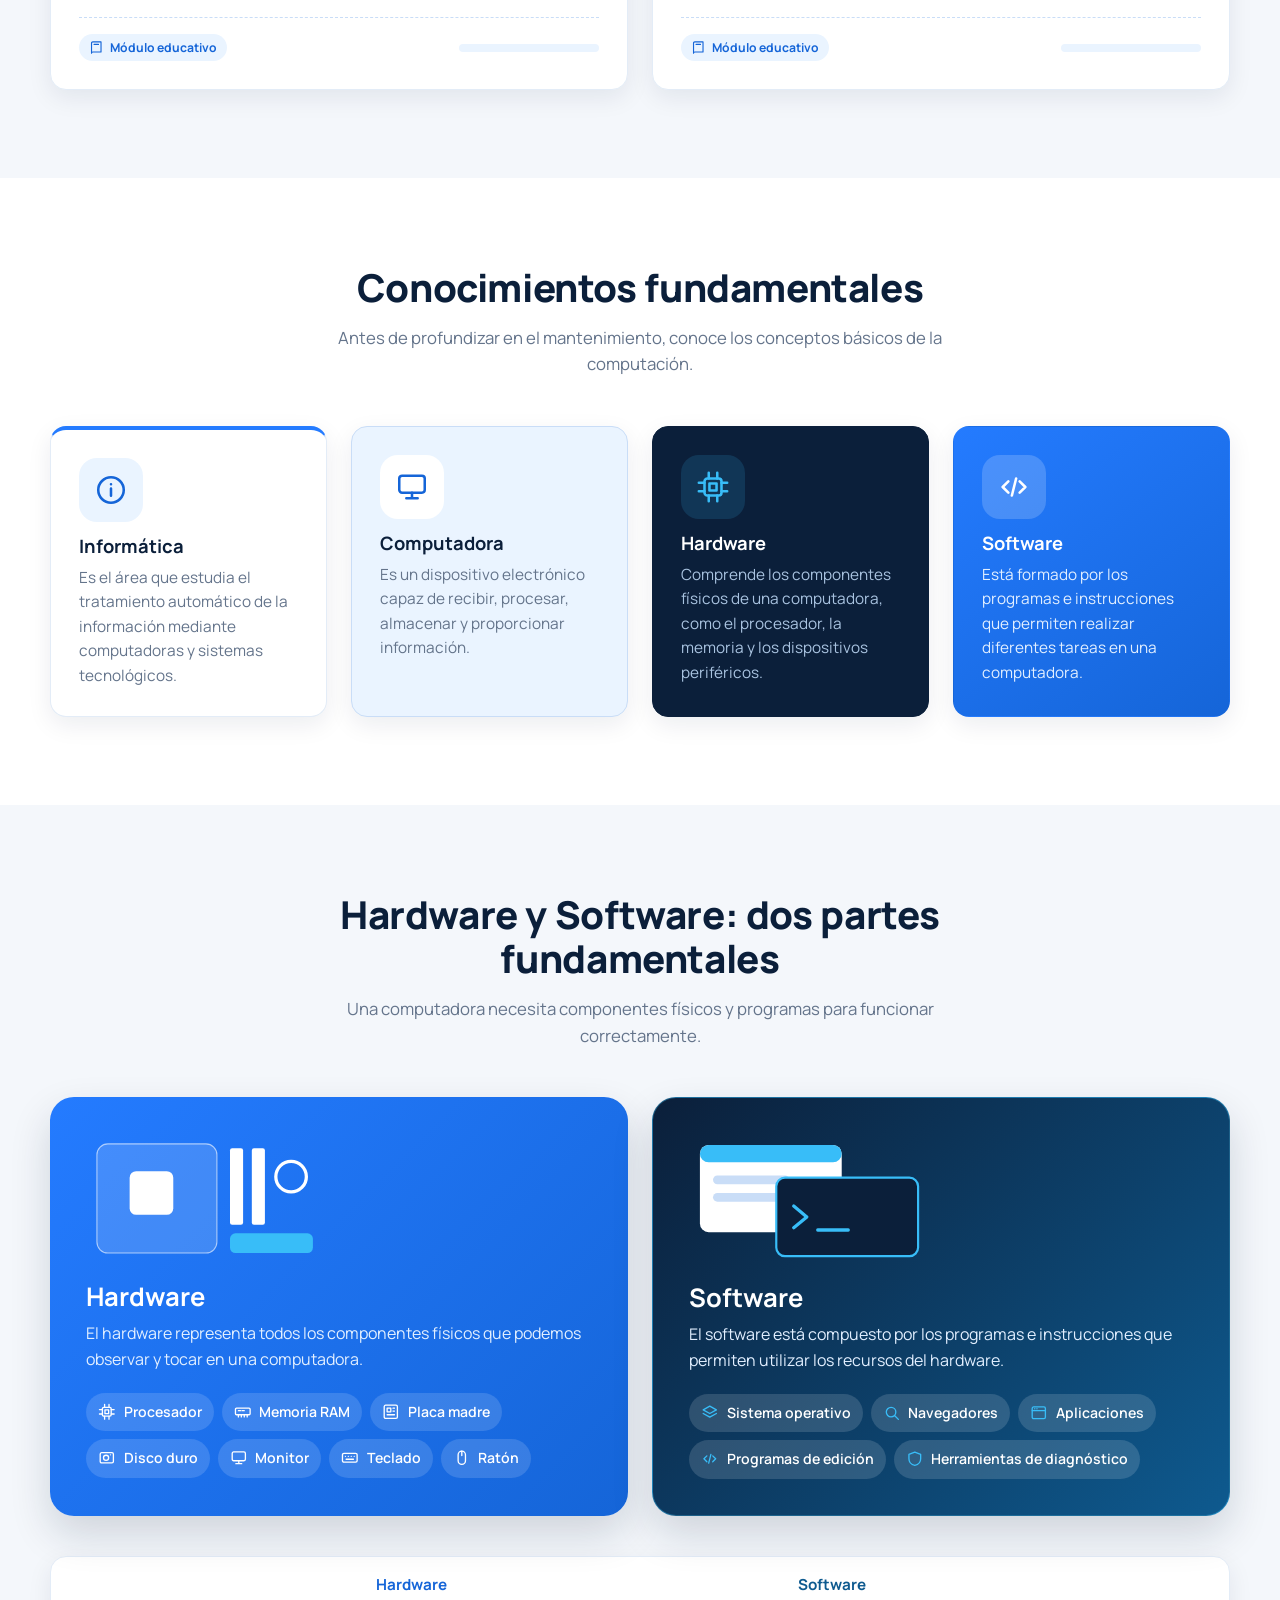
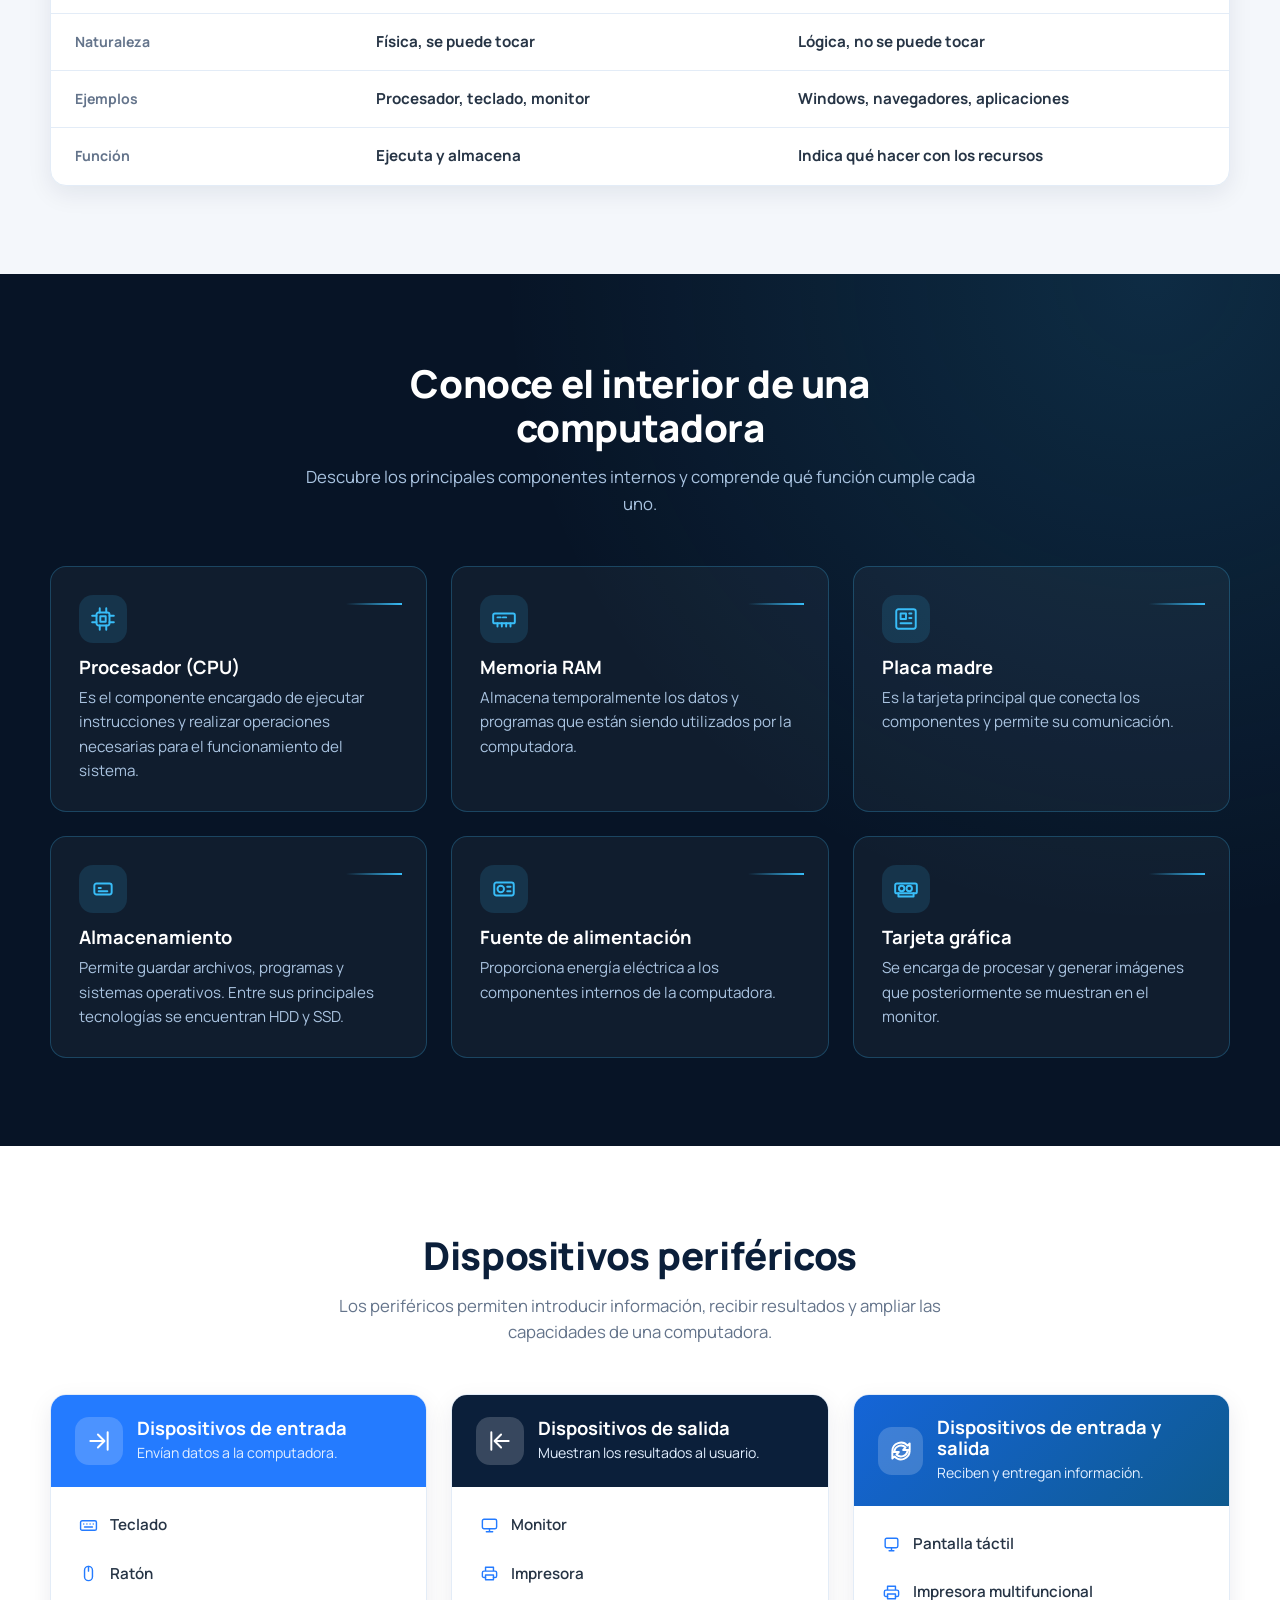
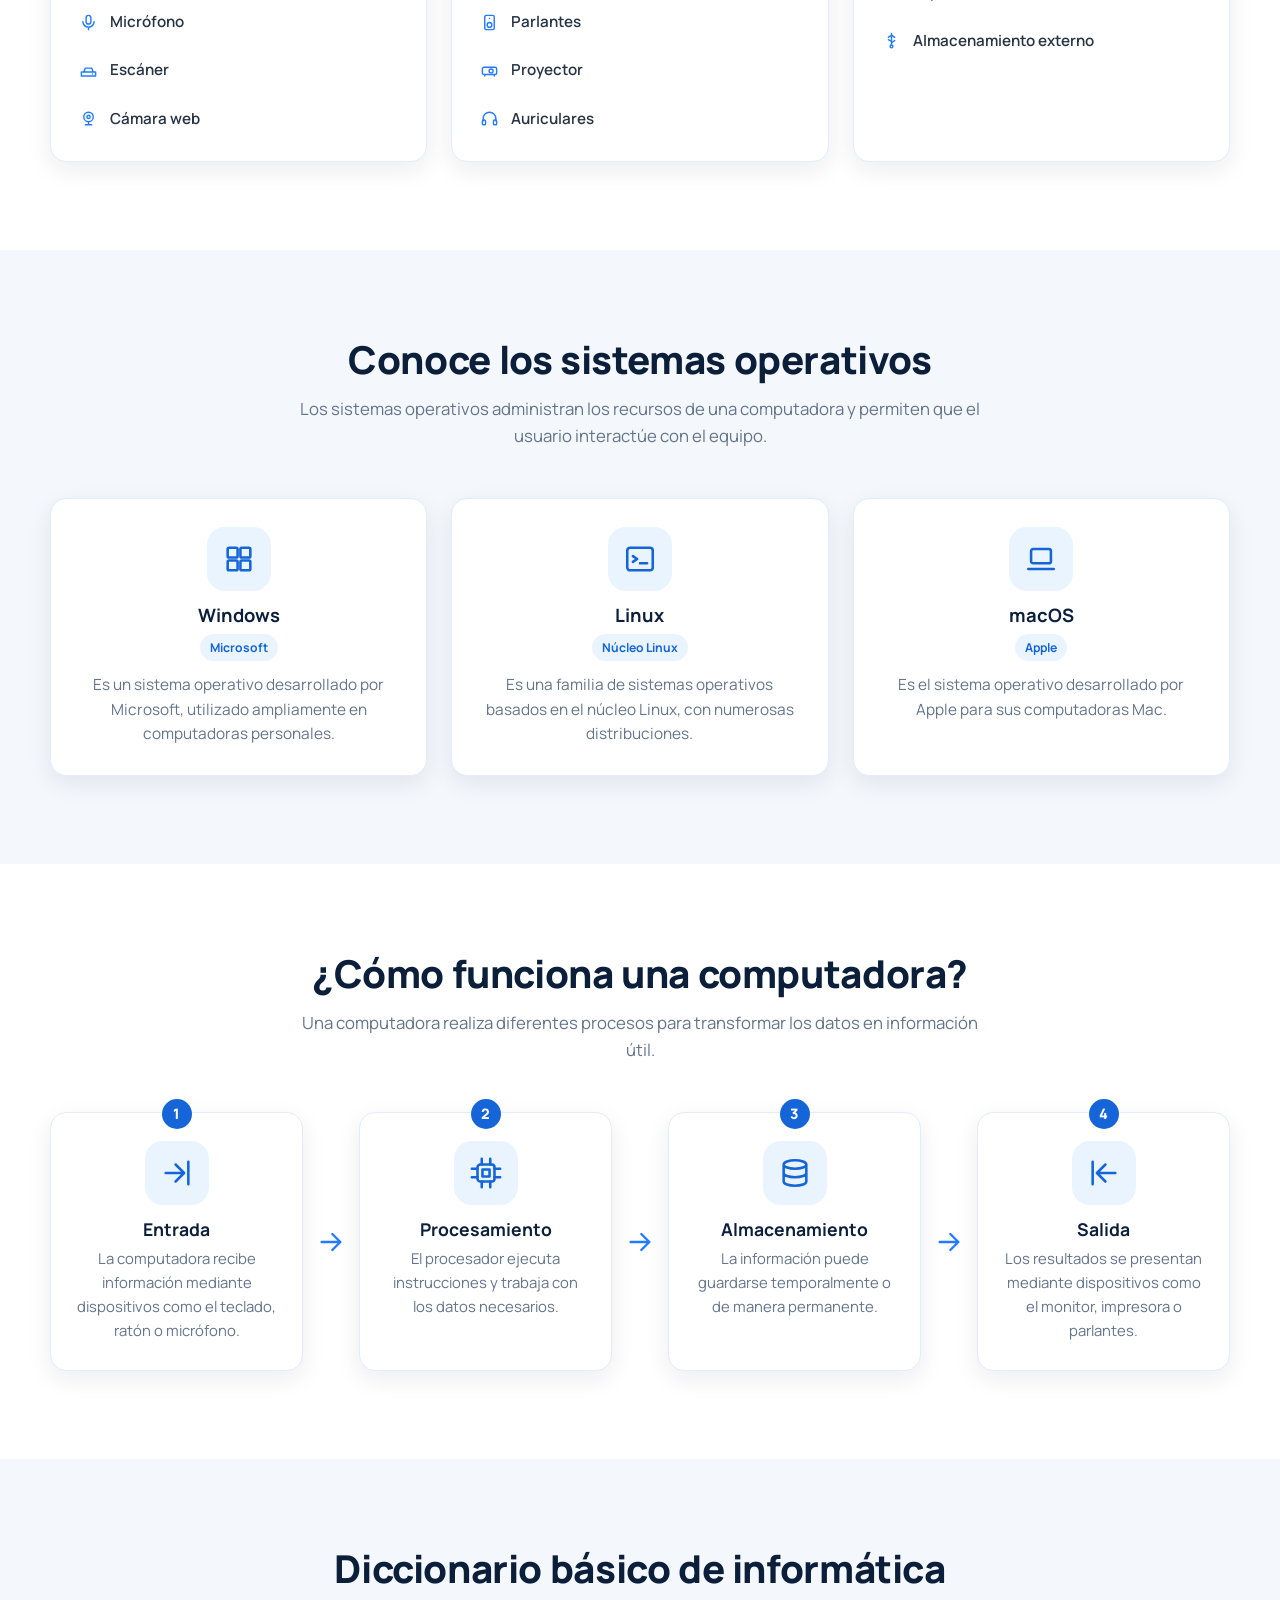
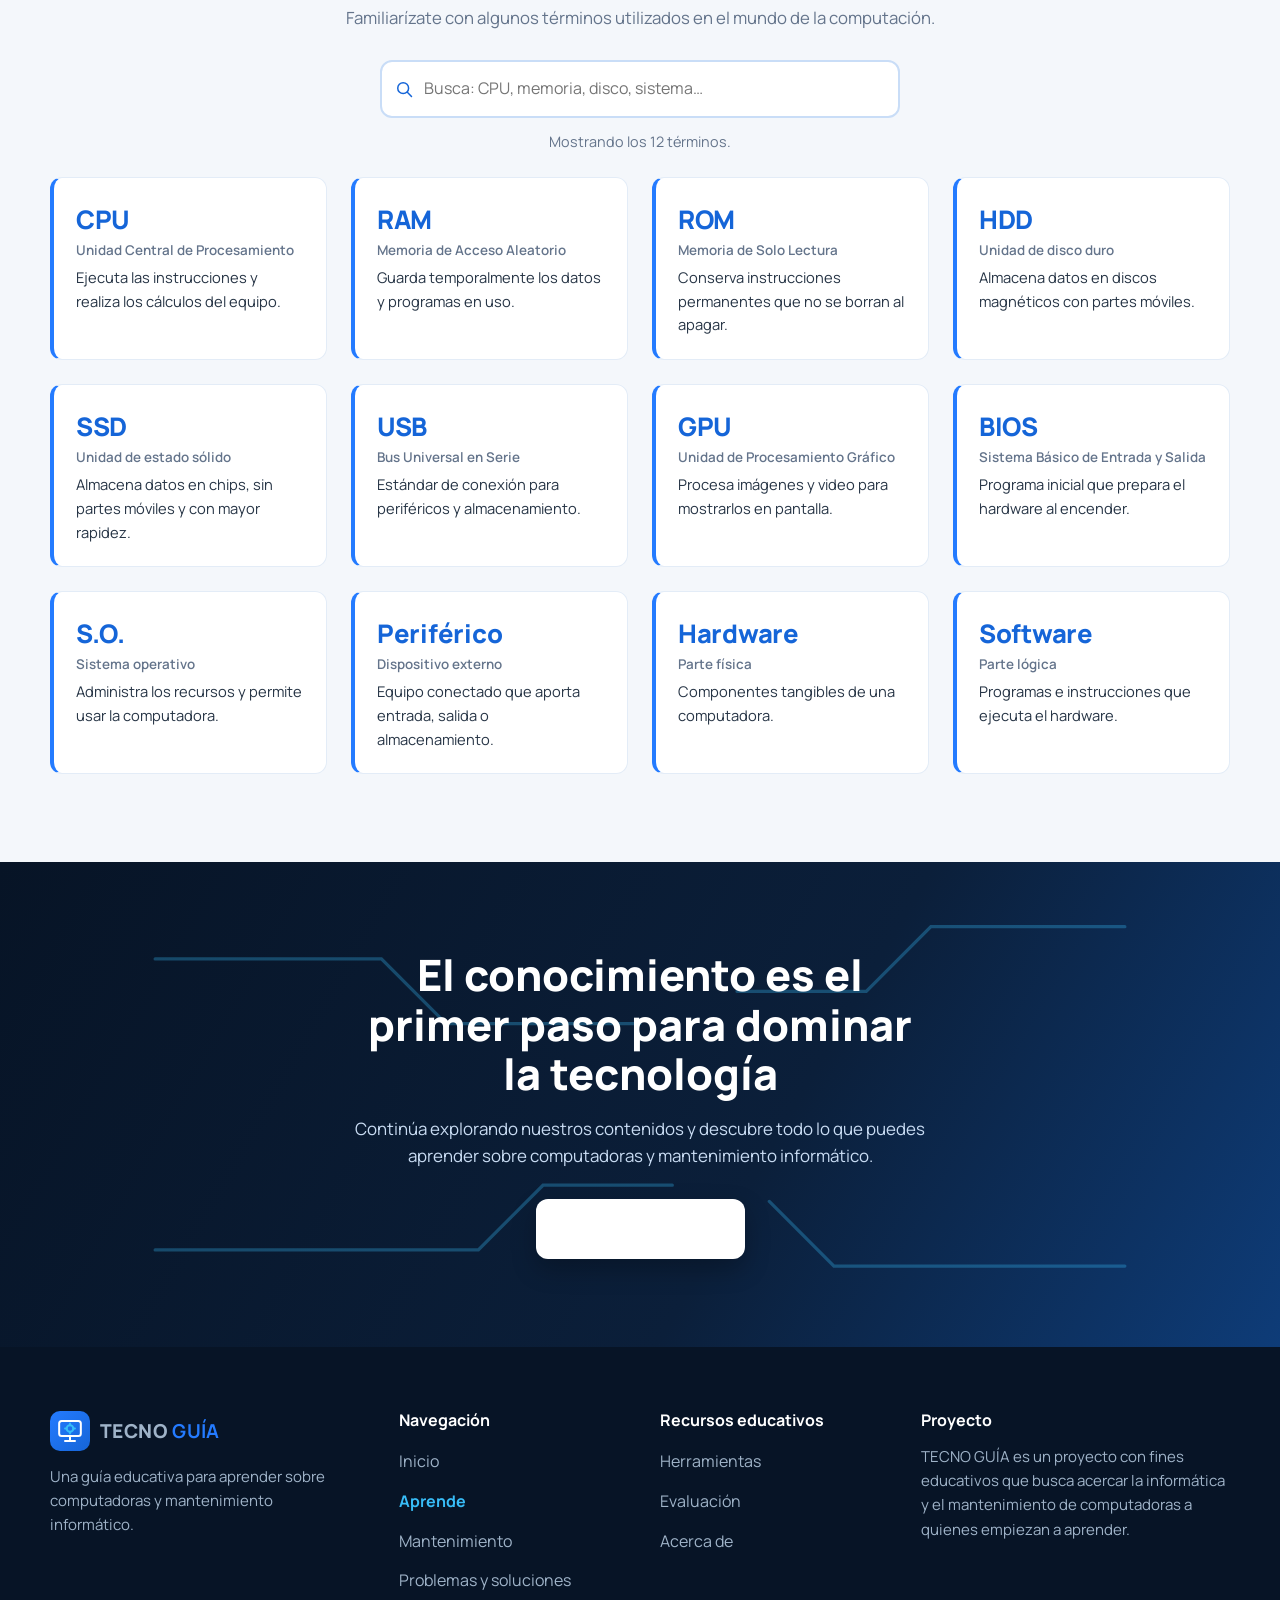
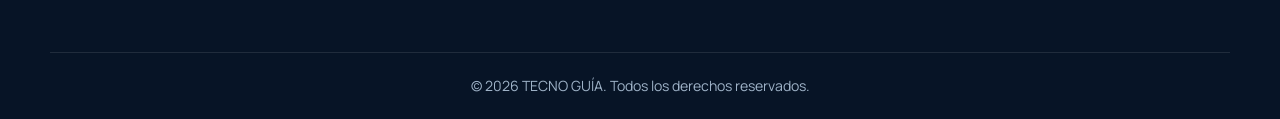
<file: TECNO-GUIA/pages/aprende.html>
<!DOCTYPE html>
<html lang="es">
<head>
<meta charset="UTF-8">
<meta name="viewport" content="width=device-width, initial-scale=1">
<title>Aprende | TECNO GUÍA</title>
<meta name="description" content="Aprende informática desde cero: hardware, software, componentes, periféricos y sistemas operativos.">
<link rel="icon" href="../assets/icons/logo.svg" type="image/svg+xml">
<link rel="stylesheet" href="https://fonts.googleapis.com/css2?family=Manrope:wght@400;500;600;700;800&display=swap">
<link rel="stylesheet" href="../css/aprende/aprende.css">
<link rel="stylesheet" href="../css/aprende/componentes.css">
<link rel="stylesheet" href="../css/aprende/responsive.css">
</head>
<body class="ap-body">
<svg width="0" height="0" style="position:absolute" aria-hidden="true"><defs><symbol id="a-info" viewBox="0 0 24 24"><circle cx="12" cy="12" r="9"/><path d="M12 11v5M12 8h.01"/></symbol><symbol id="a-pc" viewBox="0 0 24 24"><rect x="3" y="4" width="18" height="12" rx="2"/><path d="M8 20h8M12 16v4"/></symbol><symbol id="a-chip" viewBox="0 0 24 24"><rect x="6" y="6" width="12" height="12" rx="2"/><rect x="9.5" y="9.5" width="5" height="5"/><path d="M9 2v4M15 2v4M9 18v4M15 18v4M2 9h4M2 15h4M18 9h4M18 15h4"/></symbol><symbol id="a-win" viewBox="0 0 24 24"><rect x="3" y="4" width="18" height="16" rx="2"/><path d="M3 9h18M6.5 6.5h.01M9.5 6.5h.01"/></symbol><symbol id="a-board" viewBox="0 0 24 24"><rect x="3" y="3" width="18" height="18" rx="2"/><rect x="7" y="7" width="5" height="5"/><path d="M15 7h2M15 11h2M7 16h10"/></symbol><symbol id="a-mouse" viewBox="0 0 24 24"><rect x="7" y="3" width="10" height="18" rx="5"/><path d="M12 3v6"/></symbol><symbol id="a-layers" viewBox="0 0 24 24"><path d="M12 3l9 5-9 5-9-5zM3 13l9 5 9-5"/></symbol><symbol id="a-cycle" viewBox="0 0 24 24"><path d="M4 12a8 8 0 0 1 14-5l2-2v6h-6l2.2-2.2A6 6 0 0 0 6 12M20 12a8 8 0 0 1-14 5l-2 2v-6h6l-2.2 2.2A6 6 0 0 0 18 12"/></symbol><symbol id="a-ram" viewBox="0 0 24 24"><rect x="2" y="7" width="20" height="9" rx="1.5"/><path d="M6 16v3M10 16v3M14 16v3M18 16v3M6 10.5h3M11 10.5h3"/></symbol><symbol id="a-hdd" viewBox="0 0 24 24"><rect x="3" y="5" width="18" height="14" rx="2"/><circle cx="11" cy="12" r="3.5"/><path d="M17 8h.01"/></symbol><symbol id="a-ssd" viewBox="0 0 24 24"><rect x="4" y="7" width="16" height="10" rx="2"/><path d="M8 11h2M8 14h8"/></symbol><symbol id="a-psu" viewBox="0 0 24 24"><rect x="3" y="6" width="18" height="12" rx="2"/><circle cx="9" cy="12" r="3"/><path d="M15 10h3M15 14h3"/></symbol><symbol id="a-gpu" viewBox="0 0 24 24"><rect x="2" y="7" width="20" height="9" rx="1.5"/><circle cx="8" cy="11.5" r="2.5"/><circle cx="15" cy="11.5" r="2.5"/><path d="M5 16v3h14v-3"/></symbol><symbol id="a-kb" viewBox="0 0 24 24"><rect x="2" y="6" width="20" height="12" rx="2"/><path d="M6 10h.01M10 10h.01M14 10h.01M18 10h.01M7 14h10"/></symbol><symbol id="a-mic" viewBox="0 0 24 24"><rect x="9" y="3" width="6" height="11" rx="3"/><path d="M5 11a7 7 0 0 0 14 0M12 18v3"/></symbol><symbol id="a-scan" viewBox="0 0 24 24"><path d="M3 14h18v5H3zM6 14l2-5h8l2 5M17 16.5h.01"/></symbol><symbol id="a-cam" viewBox="0 0 24 24"><circle cx="12" cy="10" r="6"/><circle cx="12" cy="10" r="2"/><path d="M8 20h8M12 16v4"/></symbol><symbol id="a-print" viewBox="0 0 24 24"><path d="M7 9V4h10v5M7 17H5a2 2 0 0 1-2-2v-4a2 2 0 0 1 2-2h14a2 2 0 0 1 2 2v4a2 2 0 0 1-2 2h-2"/><rect x="7" y="14" width="10" height="6"/></symbol><symbol id="a-spk" viewBox="0 0 24 24"><rect x="6" y="3" width="12" height="18" rx="2"/><circle cx="12" cy="15" r="3"/><path d="M12 7h.01"/></symbol><symbol id="a-proj" viewBox="0 0 24 24"><rect x="3" y="8" width="18" height="9" rx="2"/><circle cx="14" cy="12.5" r="2.5"/><path d="M6 17v2M18 17v2"/></symbol><symbol id="a-head" viewBox="0 0 24 24"><path d="M4 15v-3a8 8 0 0 1 16 0v3"/><rect x="3" y="14" width="4" height="6" rx="1.5"/><rect x="17" y="14" width="4" height="6" rx="1.5"/></symbol><symbol id="a-touch" viewBox="0 0 24 24"><rect x="4" y="4" width="16" height="12" rx="2"/><path d="M12 20v-4M9 20h6"/></symbol><symbol id="a-usb" viewBox="0 0 24 24"><path d="M12 3v14M8 8l4-3 4 3M12 13l-4-2M12 15l4-3"/><circle cx="12" cy="19.5" r="1.8"/></symbol><symbol id="a-db" viewBox="0 0 24 24"><path d="M4 6c0-1.7 3.6-3 8-3s8 1.3 8 3-3.6 3-8 3-8-1.3-8-3zM4 6v12c0 1.7 3.6 3 8 3s8-1.3 8-3V6M4 12c0 1.7 3.6 3 8 3s8-1.3 8-3"/></symbol><symbol id="a-term" viewBox="0 0 24 24"><rect x="3" y="4" width="18" height="16" rx="2"/><path d="M7 10l3 2-3 2M12 15h5"/></symbol><symbol id="a-lap" viewBox="0 0 24 24"><rect x="5" y="5" width="14" height="10" rx="1.5"/><path d="M3 19h18"/></symbol><symbol id="a-win4" viewBox="0 0 24 24"><rect x="4" y="4" width="7" height="7" rx="1"/><rect x="13" y="4" width="7" height="7" rx="1"/><rect x="4" y="13" width="7" height="7" rx="1"/><rect x="13" y="13" width="7" height="7" rx="1"/></symbol><symbol id="a-in" viewBox="0 0 24 24"><path d="M4 12h12M11 6l6 6-6 6M20 4v16"/></symbol><symbol id="a-out" viewBox="0 0 24 24"><path d="M20 12H8M13 6l-6 6 6 6M4 4v16"/></symbol><symbol id="a-bulb" viewBox="0 0 24 24"><path d="M9 18h6M10 21h4M12 3a6 6 0 0 0-3.5 10.9c.6.5 1 1.2 1 2.1h5c0-.9.4-1.6 1-2.1A6 6 0 0 0 12 3z"/></symbol><symbol id="a-eye" viewBox="0 0 24 24"><path d="M2 12s4-7 10-7 10 7 10 7-4 7-10 7S2 12 2 12z"/><circle cx="12" cy="12" r="3"/></symbol><symbol id="a-search" viewBox="0 0 24 24"><circle cx="11" cy="11" r="6.5"/><path d="M16 16l5 5"/></symbol><symbol id="a-book" viewBox="0 0 24 24"><path d="M4 5a2 2 0 0 1 2-2h13v16H6a2 2 0 0 0-2 2zM4 19V5M8 7h7"/></symbol><symbol id="a-check" viewBox="0 0 24 24"><circle cx="12" cy="12" r="9"/><path d="M8 12.5l2.7 2.7L16 9.5"/></symbol><symbol id="a-arrow" viewBox="0 0 24 24"><path d="M5 12h14M13 6l6 6-6 6"/></symbol><symbol id="a-code" viewBox="0 0 24 24"><path d="M8 8l-4 4 4 4M16 8l4 4-4 4M13.5 6l-3 12"/></symbol><symbol id="a-shield" viewBox="0 0 24 24"><path d="M12 3l8 3v6c0 5-3.4 8-8 9-4.6-1-8-4-8-9V6z"/></symbol></defs></svg>
<header class="ap-header" id="ap-top"><div class="ap-container ap-header__in"><a class="ap-brand" href="../index.html"><img src="../assets/icons/logo.svg" alt="" width="40" height="40"><span>TECNO <b>GUÍA</b></span></a>
<nav class="ap-nav" id="ap-nav" aria-label="Principal"><a class="ap-nav__link" href="../index.html">Inicio</a><a class="ap-nav__link is-active" href="#ap-top" aria-current="page">Aprende</a><a class="ap-nav__link" href="mantenimiento.html">Mantenimiento</a><a class="ap-nav__link" href="problemas.html">Problemas y soluciones</a><a class="ap-nav__link" href="herramientas.html">Herramientas</a><a class="ap-nav__link" href="evaluacion.html">Evaluación</a><a class="ap-nav__link" href="acerca-de.html">Acerca de</a><a class="ap-btn ap-btn--primary ap-btn--sm ap-nav__cta" href="#ap-ruta"><svg class="ap-ico " aria-hidden="true"><use href="#a-book"/></svg>Ver módulos</a></nav>
<button class="ap-burger" id="ap-burger" type="button" aria-label="Abrir menú" aria-expanded="false" aria-controls="ap-nav"><span></span><span></span><span></span></button></div></header>
<main>
<section class="ap-hero"><div class="ap-container ap-hero__grid"><div>
<span class="ap-tag">ÁREA DE APRENDIZAJE</span>
<h1>Descubre cómo funciona <span class="ap-accent">el mundo de la informática</span></h1>
<p class="ap-lead">Explora los conocimientos fundamentales de la computación, identifica los componentes de una computadora y comprende cómo trabajan juntos para hacer posible su funcionamiento.</p>
<ul class="ap-points"><li><svg class="ap-ico " aria-hidden="true"><use href="#a-check"/></svg>Conceptos fundamentales</li><li><svg class="ap-ico " aria-hidden="true"><use href="#a-check"/></svg>Aprendizaje progresivo</li><li><svg class="ap-ico " aria-hidden="true"><use href="#a-check"/></svg>Conocimientos prácticos</li></ul>
<a class="ap-btn ap-btn--primary ap-btn--lg" href="#ap-ruta"><svg class="ap-ico " aria-hidden="true"><use href="#a-search"/></svg>Explorar temas</a></div>
<div class="ap-hero__art"><svg viewBox="0 0 520 440" role="img" aria-label="Placa madre con procesador, memoria RAM y tarjeta gráfica"><defs><linearGradient id="ah" x1="0" y1="0" x2="1" y2="1"><stop offset="0" stop-color="#247BFF"/><stop offset="1" stop-color="#1565D8"/></linearGradient><linearGradient id="ab" x1="0" y1="0" x2="0" y2="1"><stop offset="0" stop-color="#0B1F3A"/><stop offset="1" stop-color="#071426"/></linearGradient></defs><circle cx="260" cy="220" r="205" fill="#EAF4FF"/><rect x="60" y="50" width="400" height="340" rx="22" fill="url(#ab)" stroke="#247BFF" stroke-opacity=".6" stroke-width="2"/><g fill="none" stroke="#38BDF8" stroke-width="2" stroke-linecap="round" opacity=".6"><path d="M90 110h70l30 30M310 190h30l30-30h20M250 250v50M200 250l-40 50h-60M300 250l40 50h40M90 250h60"/></g><g fill="#38BDF8"><circle cx="90" cy="110" r="4"/><circle cx="440" cy="160" r="4"/><circle cx="90" cy="300" r="4"/></g><rect x="185" y="125" width="130" height="130" rx="14" fill="#0E2A4D" stroke="#38BDF8" stroke-width="2"/><rect x="207" y="147" width="86" height="86" rx="10" fill="url(#ah)"/><text x="250" y="198" text-anchor="middle" font-family="Manrope,Arial" font-weight="800" font-size="22" fill="#fff">CPU</text><g><rect x="350" y="90" width="20" height="160" rx="3" fill="#fff"/><rect x="380" y="90" width="20" height="160" rx="3" fill="#fff"/><g fill="#1565D8"><rect x="353" y="105" width="14" height="22" rx="2"/><rect x="353" y="140" width="14" height="22" rx="2"/><rect x="353" y="175" width="14" height="22" rx="2"/><rect x="383" y="105" width="14" height="22" rx="2"/><rect x="383" y="140" width="14" height="22" rx="2"/><rect x="383" y="175" width="14" height="22" rx="2"/></g></g><rect x="95" y="320" width="330" height="40" rx="8" fill="#38BDF8"/><circle cx="170" cy="340" r="14" fill="#0B1F3A"/><circle cx="250" cy="340" r="14" fill="#0B1F3A"/><circle cx="170" cy="340" r="5" fill="#38BDF8"/><circle cx="250" cy="340" r="5" fill="#38BDF8"/><g fill="#247BFF"><circle cx="100" cy="150" r="9"/><circle cx="100" cy="182" r="9"/><circle cx="100" cy="214" r="9"/></g><g class="ap-float" font-family="Manrope,Arial" font-weight="800" font-size="13"><rect x="368" y="262" width="74" height="28" rx="14" fill="#fff"/><text x="405" y="281" text-anchor="middle" fill="#1565D8">RAM</text></g><g class="ap-float ap-float--b" font-family="Manrope,Arial" font-weight="800" font-size="13"><rect x="300" y="360" width="100" height="28" rx="14" fill="#fff"/><text x="350" y="379" text-anchor="middle" fill="#1565D8">GPU</text></g></svg></div></div></section>

<section class="ap-section" id="ap-intro"><div class="ap-container"><div class="ap-split"><div>
<h2 class="ap-title">Aprende informática desde cero</h2>
<p class="ap-text">La informática forma parte de nuestra vida cotidiana. Comprender cómo funciona una computadora permite aprovechar mejor sus recursos, identificar sus componentes y conocer los principios básicos de su funcionamiento.</p></div>
<div class="ap-illus"><svg viewBox="0 0 480 360" role="img" aria-label="Computadora de escritorio con monitor, torre, teclado y ratón"><rect x="30" y="40" width="250" height="170" rx="14" fill="#0B1F3A"/><rect x="42" y="52" width="226" height="146" rx="8" fill="#EAF4FF"/><rect x="58" y="70" width="90" height="10" rx="5" fill="#247BFF"/><rect x="58" y="92" width="150" height="8" rx="4" fill="#38BDF8"/><rect x="58" y="110" width="110" height="8" rx="4" fill="#C9DDF7"/><rect x="160" y="135" width="90" height="50" rx="8" fill="#1565D8"/><path d="M135 210h40l10 40H125zM95 250h120v10a6 6 0 0 1-6 6H101a6 6 0 0 1-6-6z" fill="#0B1F3A"/><rect x="310" y="40" width="130" height="226" rx="14" fill="#0B1F3A"/><rect x="322" y="54" width="106" height="130" rx="8" fill="#0E2A4D" stroke="#38BDF8"/><rect x="334" y="66" width="38" height="38" rx="6" fill="#247BFF"/><rect x="382" y="66" width="8" height="52" rx="2" fill="#fff"/><rect x="396" y="66" width="8" height="52" rx="2" fill="#fff"/><rect x="334" y="128" width="70" height="12" rx="4" fill="#38BDF8"/><rect x="334" y="150" width="70" height="12" rx="4" fill="#1565D8"/><circle cx="375" cy="226" r="12" fill="#247BFF"/><rect x="330" y="248" width="90" height="6" rx="3" fill="#38BDF8"/><rect x="40" y="290" width="240" height="40" rx="8" fill="#fff" stroke="#C9DDF7" stroke-width="2"/><g fill="#C9DDF7"><rect x="52" y="300" width="22" height="9" rx="2"/><rect x="82" y="300" width="22" height="9" rx="2"/><rect x="112" y="300" width="22" height="9" rx="2"/><rect x="142" y="300" width="22" height="9" rx="2"/><rect x="172" y="300" width="22" height="9" rx="2"/><rect x="202" y="300" width="22" height="9" rx="2"/><rect x="60" y="314" width="150" height="9" rx="2"/></g><rect x="320" y="292" width="34" height="48" rx="17" fill="#fff" stroke="#247BFF" stroke-width="3"/><path d="M337 292v18" stroke="#247BFF" stroke-width="3"/></svg></div></div>
<div class="ap-grid ap-grid--3 ap-mt"><article class="ap-card ap-mini"><span class="ap-icon"><svg class="ap-ico " aria-hidden="true"><use href="#a-bulb"/></svg></span><h3>Comprende</h3><p>Aprende los conceptos esenciales de la informática y comprende cómo funcionan los equipos tecnológicos.</p></article><article class="ap-card ap-mini"><span class="ap-icon"><svg class="ap-ico " aria-hidden="true"><use href="#a-eye"/></svg></span><h3>Identifica</h3><p>Reconoce los componentes físicos y los programas que forman parte de una computadora.</p></article><article class="ap-card ap-mini"><span class="ap-icon"><svg class="ap-ico " aria-hidden="true"><use href="#a-search"/></svg></span><h3>Descubre</h3><p>Conoce la función de los principales elementos que permiten procesar y almacenar información.</p></article></div></div></section>

<section class="ap-section ap-section--soft" id="ap-ruta"><div class="ap-container"><header class="ap-head "><h2>Tu ruta de aprendizaje</h2><p>Avanza paso a paso y construye conocimientos fundamentales sobre computación.</p></header><div class="ap-grid ap-grid--2 ap-route"><article class="ap-card ap-mod"><div class="ap-mod__top"><span class="ap-mod__num" aria-label="Módulo 1">01</span><span class="ap-icon"><svg class="ap-ico " aria-hidden="true"><use href="#a-info"/></svg></span></div><h3>Introducción a la informática</h3><p>Primer acercamiento al mundo de la informática y su presencia en la vida diaria.</p><ul class="ap-mod__list"><li>¿Qué es la informática?</li><li>Conceptos básicos</li><li>Importancia de la informática</li><li>Aplicaciones en la vida cotidiana</li></ul><div class="ap-mod__foot"><span class="ap-badge"><svg class="ap-ico " aria-hidden="true"><use href="#a-book"/></svg> Módulo educativo</span><span class="ap-prog" role="img" aria-label="Espacio reservado para el progreso"><i></i></span></div></article><article class="ap-card ap-mod"><div class="ap-mod__top"><span class="ap-mod__num" aria-label="Módulo 2">02</span><span class="ap-icon"><svg class="ap-ico " aria-hidden="true"><use href="#a-pc"/></svg></span></div><h3>Conceptos de computación</h3><p>Qué es una computadora, cómo se caracteriza y de qué tipos existen.</p><ul class="ap-mod__list"><li>¿Qué es una computadora?</li><li>Características de una computadora</li><li>Funcionamiento general</li><li>Tipos de computadoras</li></ul><div class="ap-mod__foot"><span class="ap-badge"><svg class="ap-ico " aria-hidden="true"><use href="#a-book"/></svg> Módulo educativo</span><span class="ap-prog" role="img" aria-label="Espacio reservado para el progreso"><i></i></span></div></article><article class="ap-card ap-mod"><div class="ap-mod__top"><span class="ap-mod__num" aria-label="Módulo 3">03</span><span class="ap-icon"><svg class="ap-ico " aria-hidden="true"><use href="#a-chip"/></svg></span></div><h3>Hardware</h3><p>Los componentes físicos que forman un equipo, por dentro y por fuera.</p><ul class="ap-mod__list"><li>¿Qué es el hardware?</li><li>Componentes físicos</li><li>Componentes internos</li><li>Componentes externos</li></ul><div class="ap-mod__foot"><span class="ap-badge"><svg class="ap-ico " aria-hidden="true"><use href="#a-book"/></svg> Módulo educativo</span><span class="ap-prog" role="img" aria-label="Espacio reservado para el progreso"><i></i></span></div></article><article class="ap-card ap-mod"><div class="ap-mod__top"><span class="ap-mod__num" aria-label="Módulo 4">04</span><span class="ap-icon"><svg class="ap-ico " aria-hidden="true"><use href="#a-win"/></svg></span></div><h3>Software</h3><p>Los programas que dan instrucciones al hardware y permiten usarlo.</p><ul class="ap-mod__list"><li>¿Qué es el software?</li><li>Software de sistema</li><li>Software de aplicación</li><li>Software de programación</li></ul><div class="ap-mod__foot"><span class="ap-badge"><svg class="ap-ico " aria-hidden="true"><use href="#a-book"/></svg> Módulo educativo</span><span class="ap-prog" role="img" aria-label="Espacio reservado para el progreso"><i></i></span></div></article><article class="ap-card ap-mod"><div class="ap-mod__top"><span class="ap-mod__num" aria-label="Módulo 5">05</span><span class="ap-icon"><svg class="ap-ico " aria-hidden="true"><use href="#a-board"/></svg></span></div><h3>Componentes internos</h3><p>Las piezas que trabajan dentro del gabinete y la función de cada una.</p><ul class="ap-mod__list"><li>Placa madre</li><li>Procesador</li><li>Memoria RAM</li><li>Almacenamiento HDD y SSD</li><li>Fuente de alimentación</li><li>Tarjetas de expansión</li></ul><div class="ap-mod__foot"><span class="ap-badge"><svg class="ap-ico " aria-hidden="true"><use href="#a-book"/></svg> Módulo educativo</span><span class="ap-prog" role="img" aria-label="Espacio reservado para el progreso"><i></i></span></div></article><article class="ap-card ap-mod"><div class="ap-mod__top"><span class="ap-mod__num" aria-label="Módulo 6">06</span><span class="ap-icon"><svg class="ap-ico " aria-hidden="true"><use href="#a-mouse"/></svg></span></div><h3>Periféricos</h3><p>Dispositivos que permiten ingresar datos, ver resultados y ampliar el equipo.</p><ul class="ap-mod__list"><li>Dispositivos de entrada</li><li>Dispositivos de salida</li><li>Dispositivos de entrada y salida</li><li>Almacenamiento externo</li></ul><div class="ap-mod__foot"><span class="ap-badge"><svg class="ap-ico " aria-hidden="true"><use href="#a-book"/></svg> Módulo educativo</span><span class="ap-prog" role="img" aria-label="Espacio reservado para el progreso"><i></i></span></div></article><article class="ap-card ap-mod"><div class="ap-mod__top"><span class="ap-mod__num" aria-label="Módulo 7">07</span><span class="ap-icon"><svg class="ap-ico " aria-hidden="true"><use href="#a-layers"/></svg></span></div><h3>Sistemas operativos</h3><p>El software que administra los recursos y conecta al usuario con el equipo.</p><ul class="ap-mod__list"><li>¿Qué es un sistema operativo?</li><li>Funciones principales</li><li>Windows</li><li>Linux</li><li>Otros sistemas operativos</li></ul><div class="ap-mod__foot"><span class="ap-badge"><svg class="ap-ico " aria-hidden="true"><use href="#a-book"/></svg> Módulo educativo</span><span class="ap-prog" role="img" aria-label="Espacio reservado para el progreso"><i></i></span></div></article><article class="ap-card ap-mod"><div class="ap-mod__top"><span class="ap-mod__num" aria-label="Módulo 8">08</span><span class="ap-icon"><svg class="ap-ico " aria-hidden="true"><use href="#a-cycle"/></svg></span></div><h3>Funcionamiento de una computadora</h3><p>El recorrido de los datos desde que entran hasta que se convierten en resultados.</p><ul class="ap-mod__list"><li>Entrada de información</li><li>Procesamiento</li><li>Almacenamiento</li><li>Salida de información</li><li>Comunicación entre componentes</li></ul><div class="ap-mod__foot"><span class="ap-badge"><svg class="ap-ico " aria-hidden="true"><use href="#a-book"/></svg> Módulo educativo</span><span class="ap-prog" role="img" aria-label="Espacio reservado para el progreso"><i></i></span></div></article></div></div></section>

<section class="ap-section" id="ap-fundamentos"><div class="ap-container"><header class="ap-head "><h2>Conocimientos fundamentales</h2><p>Antes de profundizar en el mantenimiento, conoce los conceptos básicos de la computación.</p></header><div class="ap-grid ap-grid--4"><article class="ap-card ap-fund ap-fund--1"><span class="ap-icon ap-icon--lg"><svg class="ap-ico " aria-hidden="true"><use href="#a-info"/></svg></span><h3>Informática</h3><p>Es el área que estudia el tratamiento automático de la información mediante computadoras y sistemas tecnológicos.</p></article><article class="ap-card ap-fund ap-fund--2"><span class="ap-icon ap-icon--lg"><svg class="ap-ico " aria-hidden="true"><use href="#a-pc"/></svg></span><h3>Computadora</h3><p>Es un dispositivo electrónico capaz de recibir, procesar, almacenar y proporcionar información.</p></article><article class="ap-card ap-fund ap-fund--3"><span class="ap-icon ap-icon--lg"><svg class="ap-ico " aria-hidden="true"><use href="#a-chip"/></svg></span><h3>Hardware</h3><p>Comprende los componentes físicos de una computadora, como el procesador, la memoria y los dispositivos periféricos.</p></article><article class="ap-card ap-fund ap-fund--4"><span class="ap-icon ap-icon--lg"><svg class="ap-ico " aria-hidden="true"><use href="#a-code"/></svg></span><h3>Software</h3><p>Está formado por los programas e instrucciones que permiten realizar diferentes tareas en una computadora.</p></article></div></div></section>

<section class="ap-section ap-section--soft" id="ap-hwsw"><div class="ap-container"><header class="ap-head "><h2>Hardware y Software: dos partes fundamentales</h2><p>Una computadora necesita componentes físicos y programas para funcionar correctamente.</p></header><div class="ap-grid ap-grid--2">
<article class="ap-hw"><div class="ap-hw__art"><svg viewBox="0 0 220 120" role="img" aria-label="Componentes físicos"><rect x="10" y="10" width="110" height="100" rx="10" fill="#fff" fill-opacity=".15" stroke="#fff" stroke-opacity=".6"/><rect x="40" y="35" width="40" height="40" rx="6" fill="#fff"/><rect x="132" y="14" width="12" height="70" rx="2" fill="#fff"/><rect x="152" y="14" width="12" height="70" rx="2" fill="#fff"/><rect x="132" y="92" width="76" height="18" rx="5" fill="#38BDF8"/><circle cx="188" cy="40" r="14" fill="none" stroke="#fff" stroke-width="3"/></svg></div><h3>Hardware</h3><p>El hardware representa todos los componentes físicos que podemos observar y tocar en una computadora.</p><ul class="ap-chips"><li><svg class="ap-ico " aria-hidden="true"><use href="#a-chip"/></svg>Procesador</li><li><svg class="ap-ico " aria-hidden="true"><use href="#a-ram"/></svg>Memoria RAM</li><li><svg class="ap-ico " aria-hidden="true"><use href="#a-board"/></svg>Placa madre</li><li><svg class="ap-ico " aria-hidden="true"><use href="#a-hdd"/></svg>Disco duro</li><li><svg class="ap-ico " aria-hidden="true"><use href="#a-pc"/></svg>Monitor</li><li><svg class="ap-ico " aria-hidden="true"><use href="#a-kb"/></svg>Teclado</li><li><svg class="ap-ico " aria-hidden="true"><use href="#a-mouse"/></svg>Ratón</li></ul></article>
<article class="ap-sw"><div class="ap-sw__art"><svg viewBox="0 0 220 120" role="img" aria-label="Ventanas de programas"><rect x="10" y="10" width="130" height="80" rx="8" fill="#fff"/><rect x="10" y="10" width="130" height="16" rx="8" fill="#38BDF8"/><rect x="22" y="38" width="70" height="8" rx="4" fill="#C9DDF7"/><rect x="22" y="54" width="100" height="8" rx="4" fill="#C9DDF7"/><rect x="80" y="40" width="130" height="72" rx="8" fill="#0B1F3A" stroke="#38BDF8" stroke-width="2"/><path d="M96 66l12 10-12 10M118 88h28" fill="none" stroke="#38BDF8" stroke-width="3" stroke-linecap="round" stroke-linejoin="round"/></svg></div><h3>Software</h3><p>El software está compuesto por los programas e instrucciones que permiten utilizar los recursos del hardware.</p><ul class="ap-chips"><li><svg class="ap-ico " aria-hidden="true"><use href="#a-layers"/></svg>Sistema operativo</li><li><svg class="ap-ico " aria-hidden="true"><use href="#a-search"/></svg>Navegadores</li><li><svg class="ap-ico " aria-hidden="true"><use href="#a-win"/></svg>Aplicaciones</li><li><svg class="ap-ico " aria-hidden="true"><use href="#a-code"/></svg>Programas de edición</li><li><svg class="ap-ico " aria-hidden="true"><use href="#a-shield"/></svg>Herramientas de diagnóstico</li></ul></article></div>
<div class="ap-compare ap-mt" role="table" aria-label="Comparación entre hardware y software"><div class="ap-compare__row ap-compare__row--h"><span></span><b>Hardware</b><b>Software</b></div><div class="ap-compare__row"><span>Naturaleza</span><b>Física, se puede tocar</b><b>Lógica, no se puede tocar</b></div><div class="ap-compare__row"><span>Ejemplos</span><b>Procesador, teclado, monitor</b><b>Windows, navegadores, aplicaciones</b></div><div class="ap-compare__row"><span>Función</span><b>Ejecuta y almacena</b><b>Indica qué hacer con los recursos</b></div></div></div></section>

<section class="ap-section ap-inside" id="ap-componentes"><div class="ap-container"><header class="ap-head ap-head--light"><h2>Conoce el interior de una computadora</h2><p>Descubre los principales componentes internos y comprende qué función cumple cada uno.</p></header><div class="ap-grid ap-grid--3"><article class="ap-comp"><span class="ap-icon"><svg class="ap-ico " aria-hidden="true"><use href="#a-chip"/></svg></span><h3>Procesador (CPU)</h3><p>Es el componente encargado de ejecutar instrucciones y realizar operaciones necesarias para el funcionamiento del sistema.</p></article><article class="ap-comp"><span class="ap-icon"><svg class="ap-ico " aria-hidden="true"><use href="#a-ram"/></svg></span><h3>Memoria RAM</h3><p>Almacena temporalmente los datos y programas que están siendo utilizados por la computadora.</p></article><article class="ap-comp"><span class="ap-icon"><svg class="ap-ico " aria-hidden="true"><use href="#a-board"/></svg></span><h3>Placa madre</h3><p>Es la tarjeta principal que conecta los componentes y permite su comunicación.</p></article><article class="ap-comp"><span class="ap-icon"><svg class="ap-ico " aria-hidden="true"><use href="#a-ssd"/></svg></span><h3>Almacenamiento</h3><p>Permite guardar archivos, programas y sistemas operativos. Entre sus principales tecnologías se encuentran HDD y SSD.</p></article><article class="ap-comp"><span class="ap-icon"><svg class="ap-ico " aria-hidden="true"><use href="#a-psu"/></svg></span><h3>Fuente de alimentación</h3><p>Proporciona energía eléctrica a los componentes internos de la computadora.</p></article><article class="ap-comp"><span class="ap-icon"><svg class="ap-ico " aria-hidden="true"><use href="#a-gpu"/></svg></span><h3>Tarjeta gráfica</h3><p>Se encarga de procesar y generar imágenes que posteriormente se muestran en el monitor.</p></article></div></div></section>

<section class="ap-section" id="ap-perifericos"><div class="ap-container"><header class="ap-head "><h2>Dispositivos periféricos</h2><p>Los periféricos permiten introducir información, recibir resultados y ampliar las capacidades de una computadora.</p></header><div class="ap-grid ap-grid--3"><article class="ap-card ap-per ap-per--1"><header><span class="ap-icon"><svg class="ap-ico " aria-hidden="true"><use href="#a-in"/></svg></span><div><h3>Dispositivos de entrada</h3><p>Envían datos a la computadora.</p></div></header><ul><li><svg class="ap-ico " aria-hidden="true"><use href="#a-kb"/></svg>Teclado</li><li><svg class="ap-ico " aria-hidden="true"><use href="#a-mouse"/></svg>Ratón</li><li><svg class="ap-ico " aria-hidden="true"><use href="#a-mic"/></svg>Micrófono</li><li><svg class="ap-ico " aria-hidden="true"><use href="#a-scan"/></svg>Escáner</li><li><svg class="ap-ico " aria-hidden="true"><use href="#a-cam"/></svg>Cámara web</li></ul></article><article class="ap-card ap-per ap-per--2"><header><span class="ap-icon"><svg class="ap-ico " aria-hidden="true"><use href="#a-out"/></svg></span><div><h3>Dispositivos de salida</h3><p>Muestran los resultados al usuario.</p></div></header><ul><li><svg class="ap-ico " aria-hidden="true"><use href="#a-pc"/></svg>Monitor</li><li><svg class="ap-ico " aria-hidden="true"><use href="#a-print"/></svg>Impresora</li><li><svg class="ap-ico " aria-hidden="true"><use href="#a-spk"/></svg>Parlantes</li><li><svg class="ap-ico " aria-hidden="true"><use href="#a-proj"/></svg>Proyector</li><li><svg class="ap-ico " aria-hidden="true"><use href="#a-head"/></svg>Auriculares</li></ul></article><article class="ap-card ap-per ap-per--3"><header><span class="ap-icon"><svg class="ap-ico " aria-hidden="true"><use href="#a-cycle"/></svg></span><div><h3>Dispositivos de entrada y salida</h3><p>Reciben y entregan información.</p></div></header><ul><li><svg class="ap-ico " aria-hidden="true"><use href="#a-touch"/></svg>Pantalla táctil</li><li><svg class="ap-ico " aria-hidden="true"><use href="#a-print"/></svg>Impresora multifuncional</li><li><svg class="ap-ico " aria-hidden="true"><use href="#a-usb"/></svg>Almacenamiento externo</li></ul></article></div></div></section>

<section class="ap-section ap-section--soft" id="ap-so"><div class="ap-container"><header class="ap-head "><h2>Conoce los sistemas operativos</h2><p>Los sistemas operativos administran los recursos de una computadora y permiten que el usuario interactúe con el equipo.</p></header><div class="ap-grid ap-grid--3"><article class="ap-card ap-os"><span class="ap-icon ap-icon--lg"><svg class="ap-ico " aria-hidden="true"><use href="#a-win4"/></svg></span><h3>Windows</h3><span class="ap-badge">Microsoft</span><p>Es un sistema operativo desarrollado por Microsoft, utilizado ampliamente en computadoras personales.</p></article><article class="ap-card ap-os"><span class="ap-icon ap-icon--lg"><svg class="ap-ico " aria-hidden="true"><use href="#a-term"/></svg></span><h3>Linux</h3><span class="ap-badge">Núcleo Linux</span><p>Es una familia de sistemas operativos basados en el núcleo Linux, con numerosas distribuciones.</p></article><article class="ap-card ap-os"><span class="ap-icon ap-icon--lg"><svg class="ap-ico " aria-hidden="true"><use href="#a-lap"/></svg></span><h3>macOS</h3><span class="ap-badge">Apple</span><p>Es el sistema operativo desarrollado por Apple para sus computadoras Mac.</p></article></div></div></section>

<section class="ap-section" id="ap-funcionamiento"><div class="ap-container"><header class="ap-head "><h2>¿Cómo funciona una computadora?</h2><p>Una computadora realiza diferentes procesos para transformar los datos en información útil.</p></header><div class="ap-flow"><article class="ap-step"><span class="ap-step__n">1</span><span class="ap-icon ap-icon--lg"><svg class="ap-ico " aria-hidden="true"><use href="#a-in"/></svg></span><h3>Entrada</h3><p>La computadora recibe información mediante dispositivos como el teclado, ratón o micrófono.</p></article><span class="ap-flow__arrow" aria-hidden="true"><svg class="ap-ico " aria-hidden="true"><use href="#a-arrow"/></svg></span><article class="ap-step"><span class="ap-step__n">2</span><span class="ap-icon ap-icon--lg"><svg class="ap-ico " aria-hidden="true"><use href="#a-chip"/></svg></span><h3>Procesamiento</h3><p>El procesador ejecuta instrucciones y trabaja con los datos necesarios.</p></article><span class="ap-flow__arrow" aria-hidden="true"><svg class="ap-ico " aria-hidden="true"><use href="#a-arrow"/></svg></span><article class="ap-step"><span class="ap-step__n">3</span><span class="ap-icon ap-icon--lg"><svg class="ap-ico " aria-hidden="true"><use href="#a-db"/></svg></span><h3>Almacenamiento</h3><p>La información puede guardarse temporalmente o de manera permanente.</p></article><span class="ap-flow__arrow" aria-hidden="true"><svg class="ap-ico " aria-hidden="true"><use href="#a-arrow"/></svg></span><article class="ap-step"><span class="ap-step__n">4</span><span class="ap-icon ap-icon--lg"><svg class="ap-ico " aria-hidden="true"><use href="#a-out"/></svg></span><h3>Salida</h3><p>Los resultados se presentan mediante dispositivos como el monitor, impresora o parlantes.</p></article></div></div></section>

<section class="ap-section ap-section--soft" id="ap-glosario"><div class="ap-container"><header class="ap-head "><h2>Diccionario básico de informática</h2><p>Familiarízate con algunos términos utilizados en el mundo de la computación.</p></header><div class="ap-gsearch"><svg class="ap-ico" aria-hidden="true"><use href="#a-search"/></svg><label class="ap-sr" for="ap-gq">Buscar un término del glosario</label><input id="ap-gq" type="search" autocomplete="off" placeholder="Busca: CPU, memoria, disco, sistema…" aria-describedby="ap-gstatus"><button class="ap-gsearch__clear" id="ap-gclear" type="button" aria-label="Limpiar búsqueda" hidden>×</button></div>
<p class="ap-gstatus" id="ap-gstatus" role="status" aria-live="polite"></p>
<div class="ap-grid ap-grid--4 ap-glosario"><article class="ap-term"><b>CPU</b><h3>Unidad Central de Procesamiento</h3><p>Ejecuta las instrucciones y realiza los cálculos del equipo.</p></article><article class="ap-term"><b>RAM</b><h3>Memoria de Acceso Aleatorio</h3><p>Guarda temporalmente los datos y programas en uso.</p></article><article class="ap-term"><b>ROM</b><h3>Memoria de Solo Lectura</h3><p>Conserva instrucciones permanentes que no se borran al apagar.</p></article><article class="ap-term"><b>HDD</b><h3>Unidad de disco duro</h3><p>Almacena datos en discos magnéticos con partes móviles.</p></article><article class="ap-term"><b>SSD</b><h3>Unidad de estado sólido</h3><p>Almacena datos en chips, sin partes móviles y con mayor rapidez.</p></article><article class="ap-term"><b>USB</b><h3>Bus Universal en Serie</h3><p>Estándar de conexión para periféricos y almacenamiento.</p></article><article class="ap-term"><b>GPU</b><h3>Unidad de Procesamiento Gráfico</h3><p>Procesa imágenes y video para mostrarlos en pantalla.</p></article><article class="ap-term"><b>BIOS</b><h3>Sistema Básico de Entrada y Salida</h3><p>Programa inicial que prepara el hardware al encender.</p></article><article class="ap-term"><b>S.O.</b><h3>Sistema operativo</h3><p>Administra los recursos y permite usar la computadora.</p></article><article class="ap-term"><b>Periférico</b><h3>Dispositivo externo</h3><p>Equipo conectado que aporta entrada, salida o almacenamiento.</p></article><article class="ap-term"><b>Hardware</b><h3>Parte física</h3><p>Componentes tangibles de una computadora.</p></article><article class="ap-term"><b>Software</b><h3>Parte lógica</h3><p>Programas e instrucciones que ejecuta el hardware.</p></article></div></div></section>

<section class="ap-cta"><svg class="ap-cta__circ" viewBox="0 0 600 300" aria-hidden="true"><g fill="none" stroke="#38BDF8" stroke-width="2" stroke-linecap="round"><path d="M0 60h140l40 40h120M600 40H480l-40 40h-80M0 240h200l40-40h80M600 250H420l-40-40"/></g></svg><div class="ap-container ap-cta__in"><h2>El conocimiento es el primer paso para dominar la tecnología</h2><p>Continúa explorando nuestros contenidos y descubre todo lo que puedes aprender sobre computadoras y mantenimiento informático.</p><a class="ap-btn ap-btn--light ap-btn--lg" href="#ap-ruta">Seguir aprendiendo</a></div></section>
</main>
<footer class="ap-footer"><div class="ap-container ap-footer__grid"><div><a class="ap-brand ap-brand--light" href="../index.html"><img src="../assets/icons/logo.svg" alt="" width="40" height="40"><span>TECNO <b>GUÍA</b></span></a><p>Una guía educativa para aprender sobre computadoras y mantenimiento informático.</p></div>
<div><h4>Navegación</h4><ul><li><a href="../index.html">Inicio</a></li><li><a href="#ap-top" class="is-active">Aprende</a></li><li><a href="mantenimiento.html">Mantenimiento</a></li><li><a href="problemas.html">Problemas y soluciones</a></li></ul></div>
<div><h4>Recursos educativos</h4><ul><li><a href="herramientas.html">Herramientas</a></li><li><a href="evaluacion.html">Evaluación</a></li><li><a href="acerca-de.html">Acerca de</a></li></ul></div>
<div><h4>Proyecto</h4><p>TECNO GUÍA es un proyecto con fines educativos que busca acercar la informática y el mantenimiento de computadoras a quienes empiezan a aprender.</p></div></div>
<div class="ap-container ap-footer__bottom">© 2026 TECNO GUÍA. Todos los derechos reservados.</div></footer>
<dialog class="ap-dialog" id="ap-dialog" aria-labelledby="ap-dlg-title"><div class="ap-dialog__in">
<header class="ap-dialog__head"><span class="ap-dialog__eyebrow" id="ap-dlg-eyebrow"></span><button class="ap-dialog__close" id="ap-dlg-close" type="button" aria-label="Cerrar">×</button></header>
<div class="ap-dialog__main" id="ap-dlg-main"><h2 id="ap-dlg-title"></h2><p class="ap-dialog__intro" id="ap-dlg-intro"></p><div id="ap-dlg-body"></div></div>
<footer class="ap-dialog__foot"><button class="ap-btn ap-btn--ghost ap-btn--sm" id="ap-dlg-prev" type="button">← Anterior</button><button class="ap-btn ap-btn--ghost ap-btn--sm" id="ap-dlg-next" type="button">Siguiente →</button><button class="ap-btn ap-btn--primary ap-btn--sm" id="ap-dlg-done" type="button">Cerrar</button></footer>
</div></dialog>
<script src="../js/aprende/data.js" defer></script>
<script src="../js/aprende/navegacion.js" defer></script>
<script src="../js/aprende/dialogo.js" defer></script>
<script src="../js/aprende/glosario.js" defer></script>
</body>
</html>
</file>
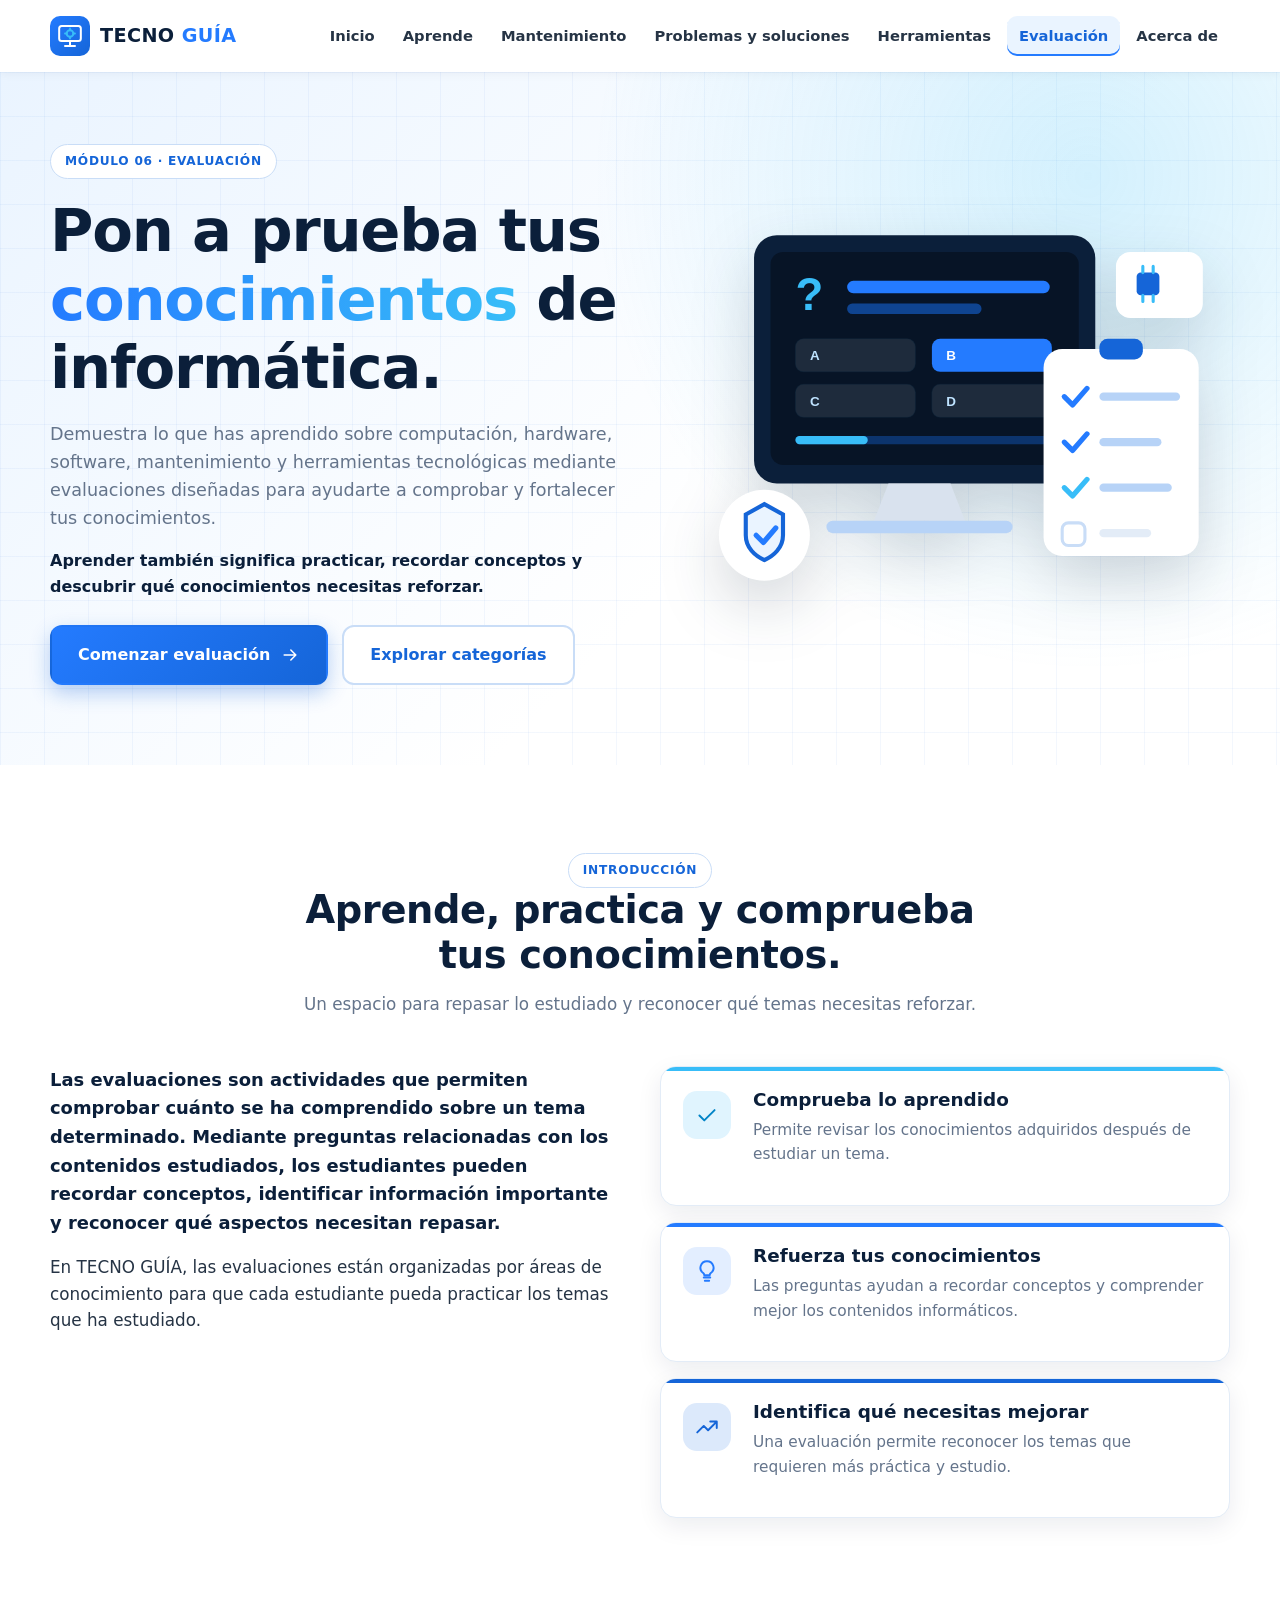
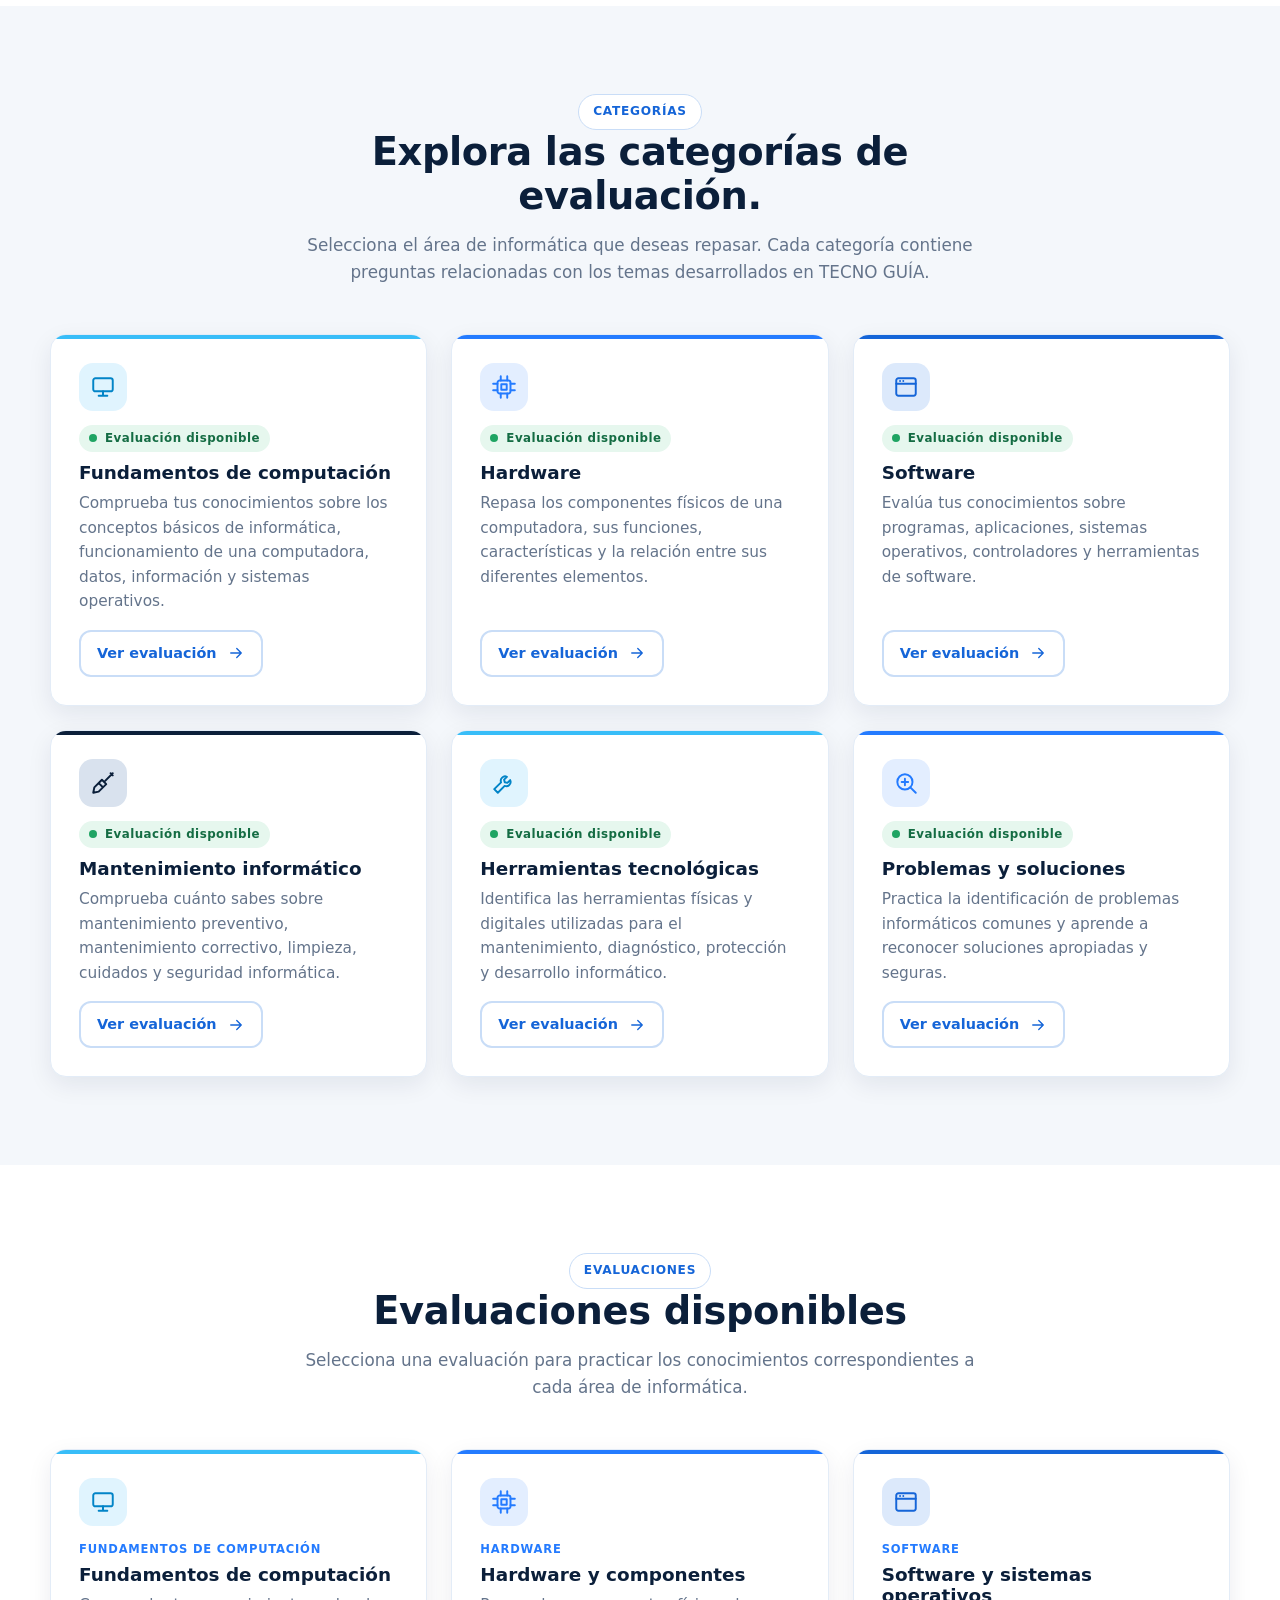
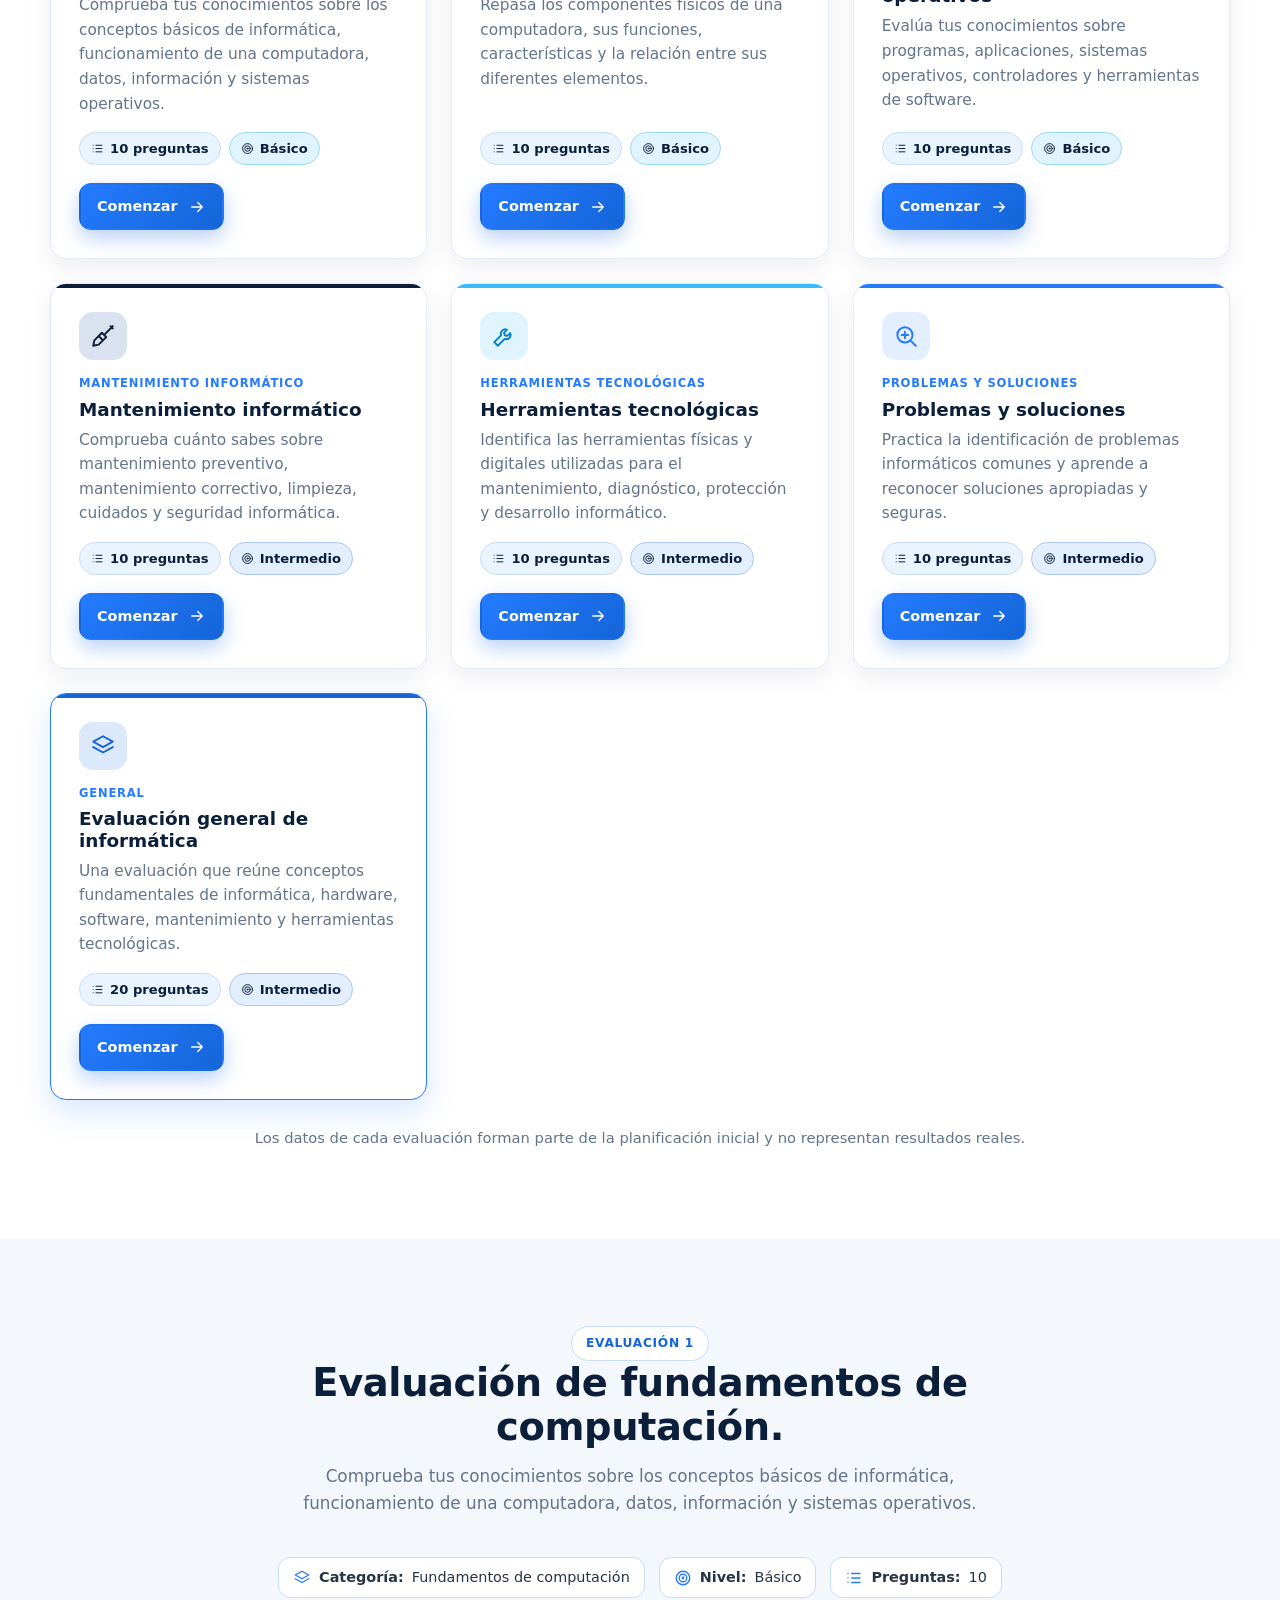
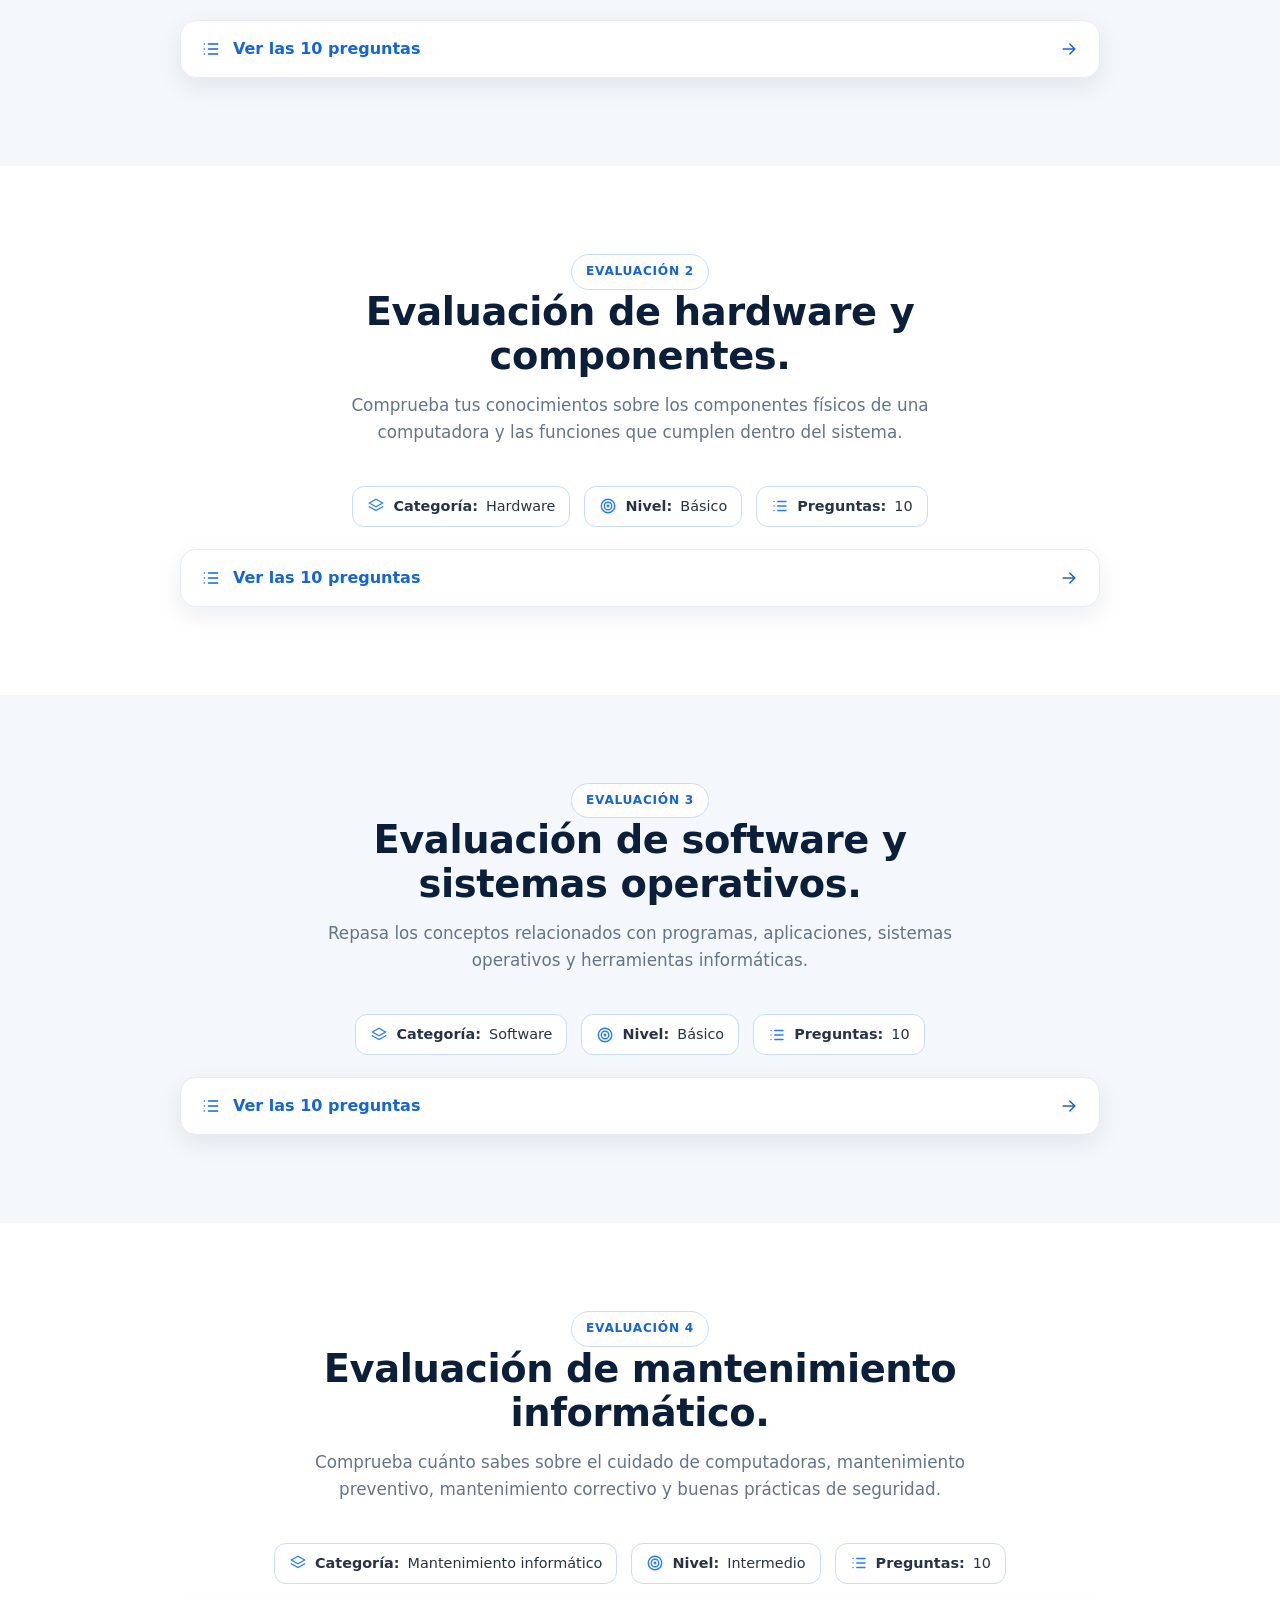
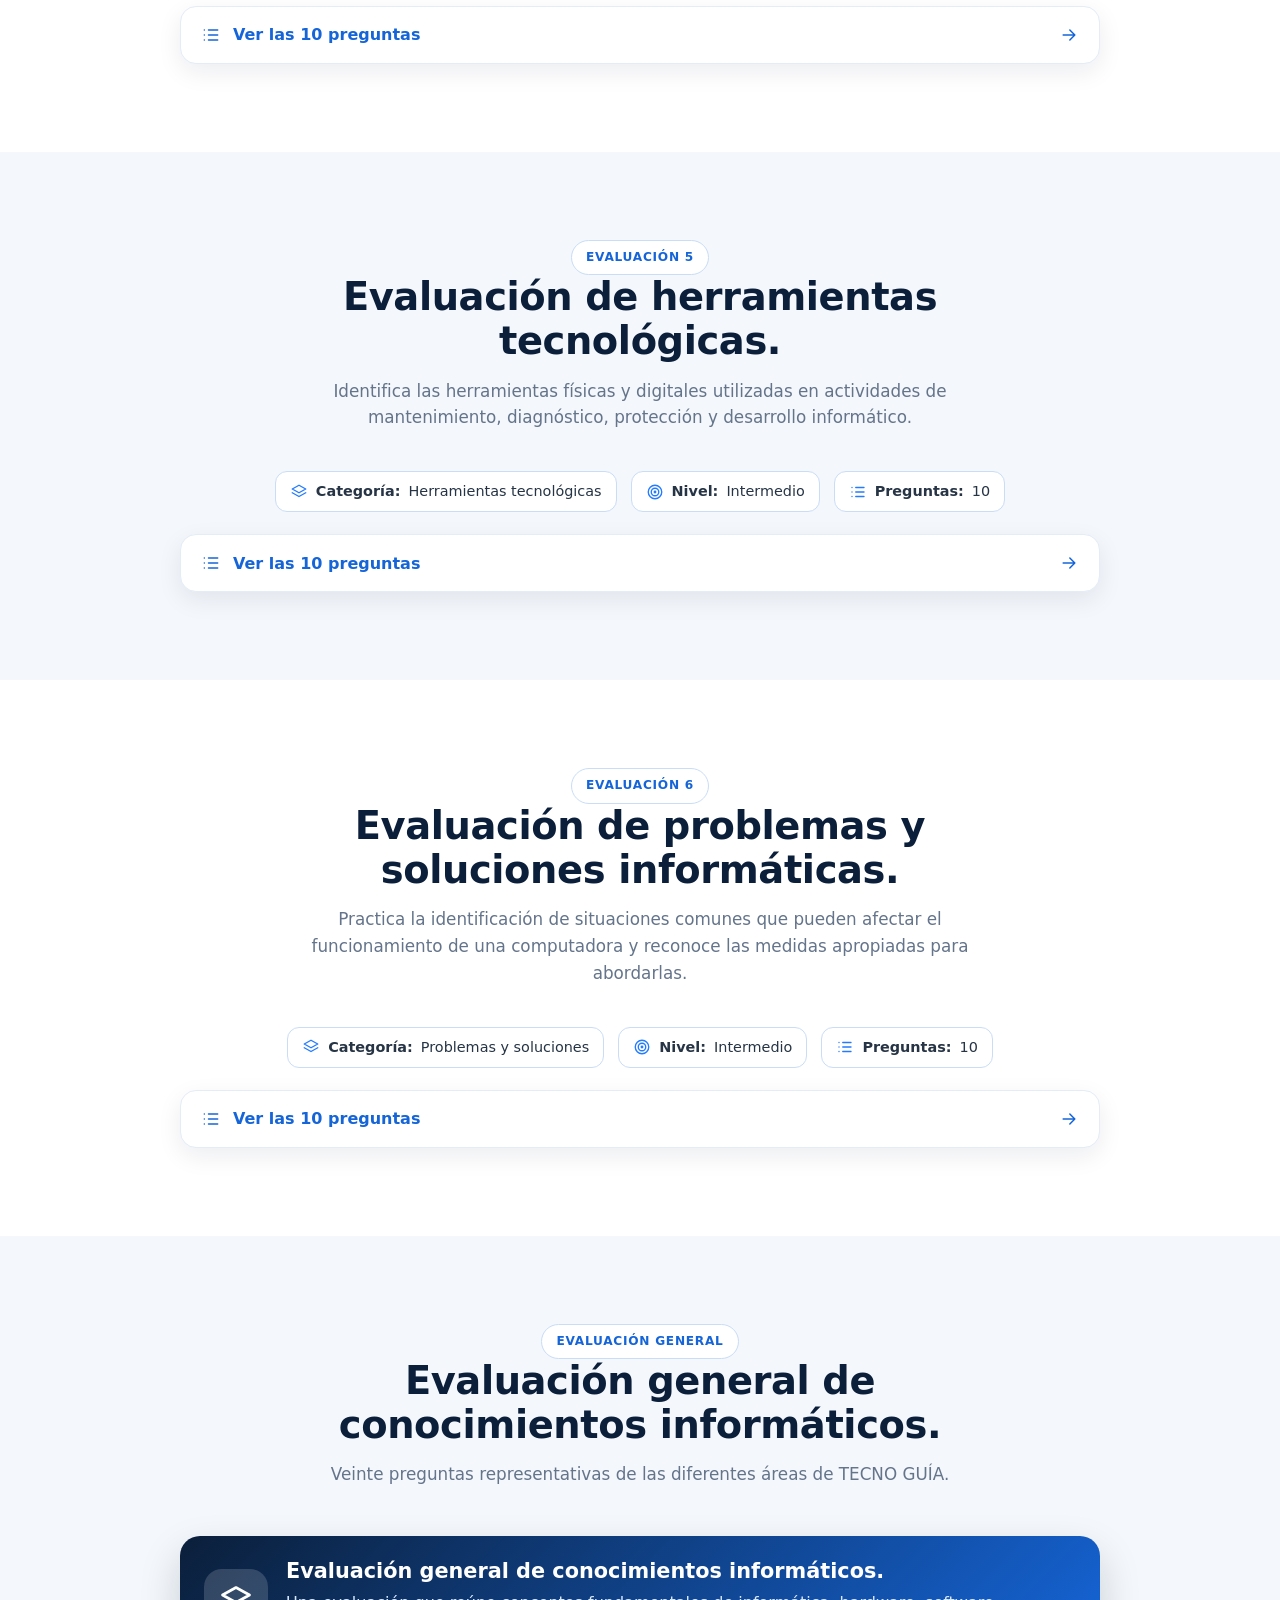
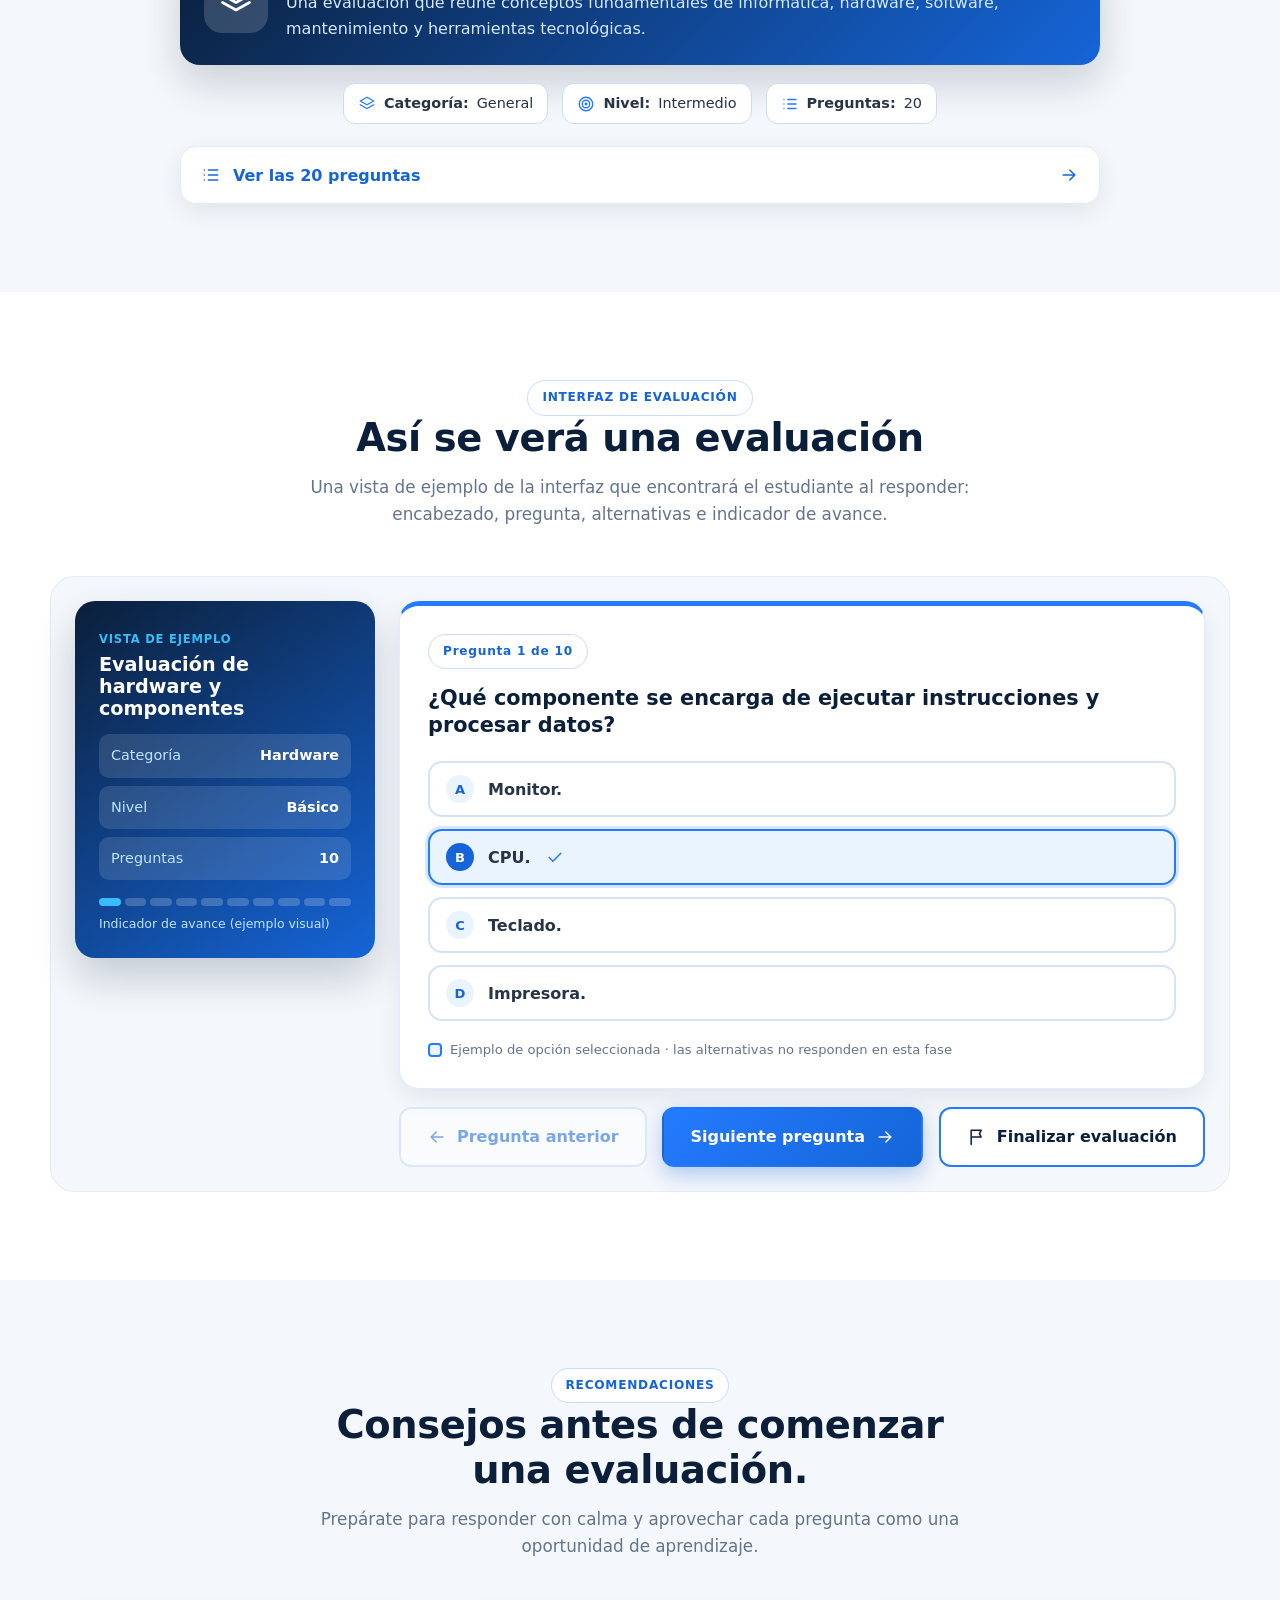
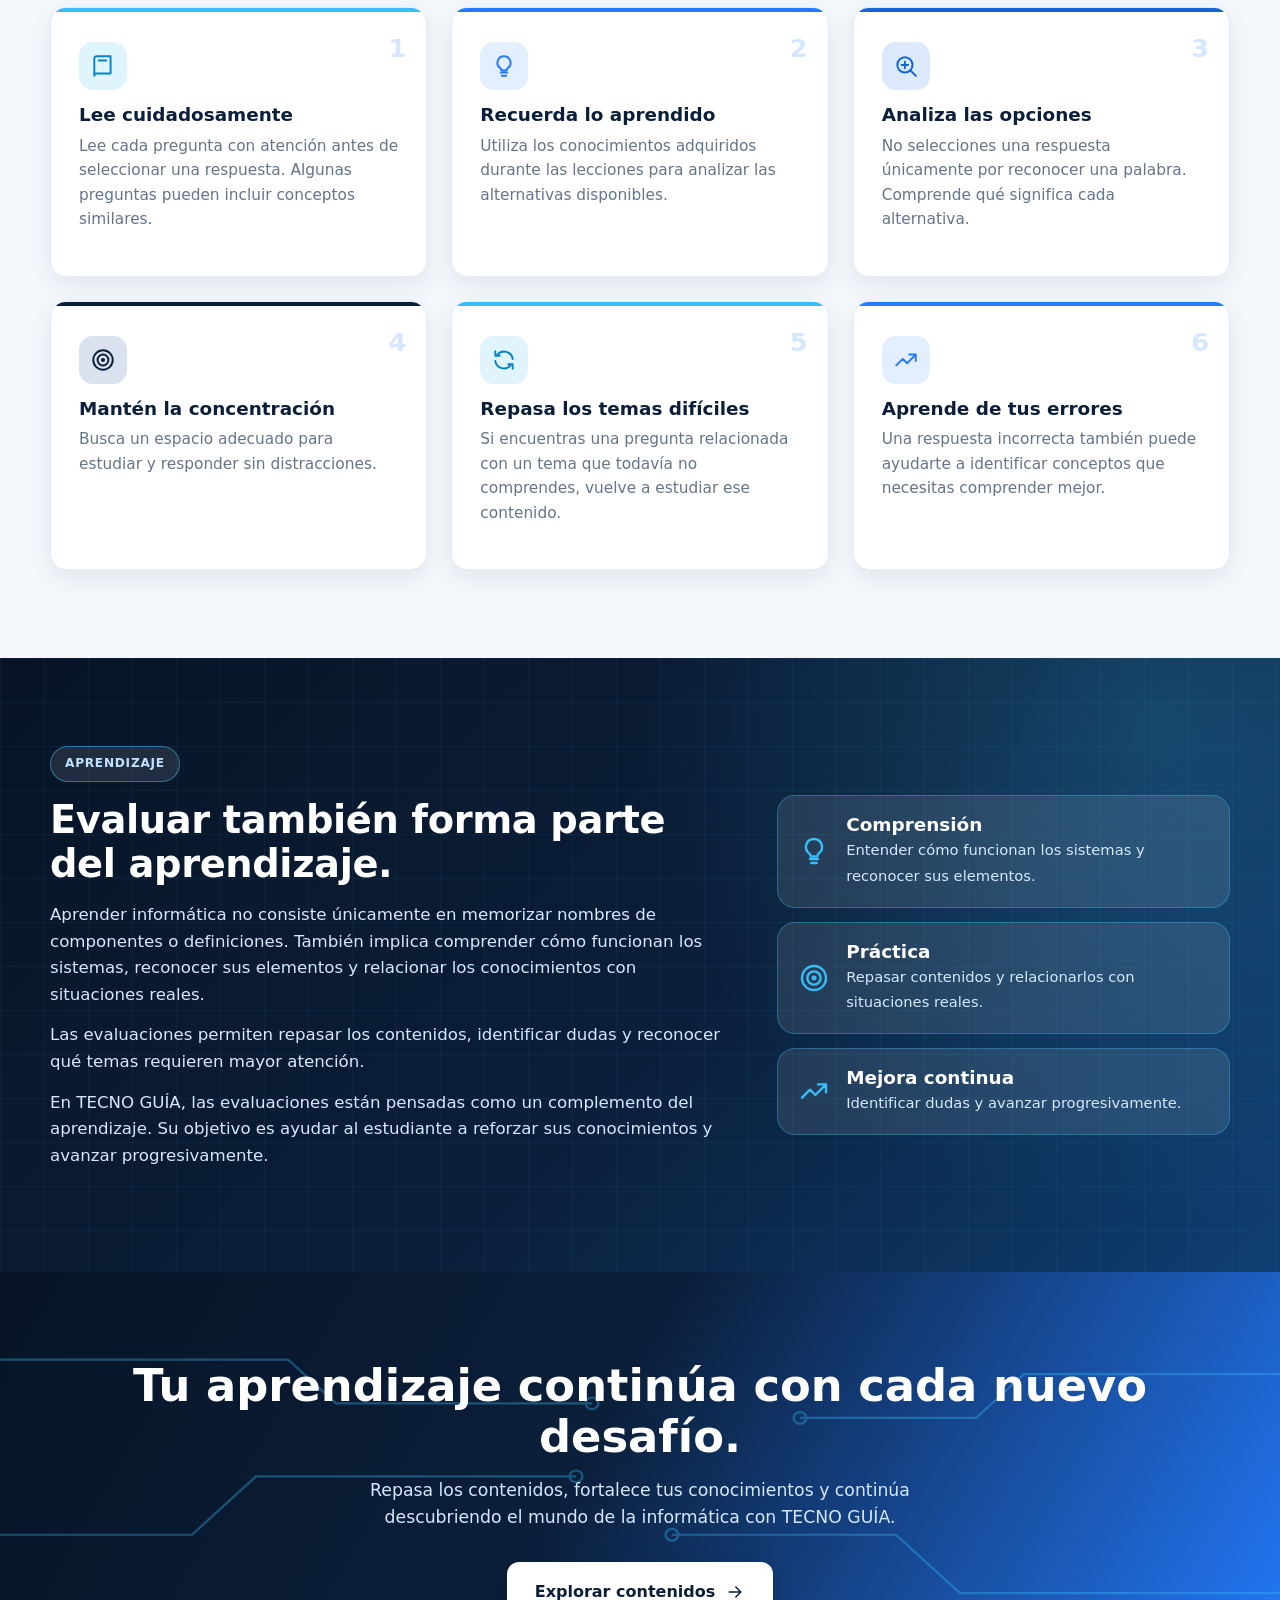
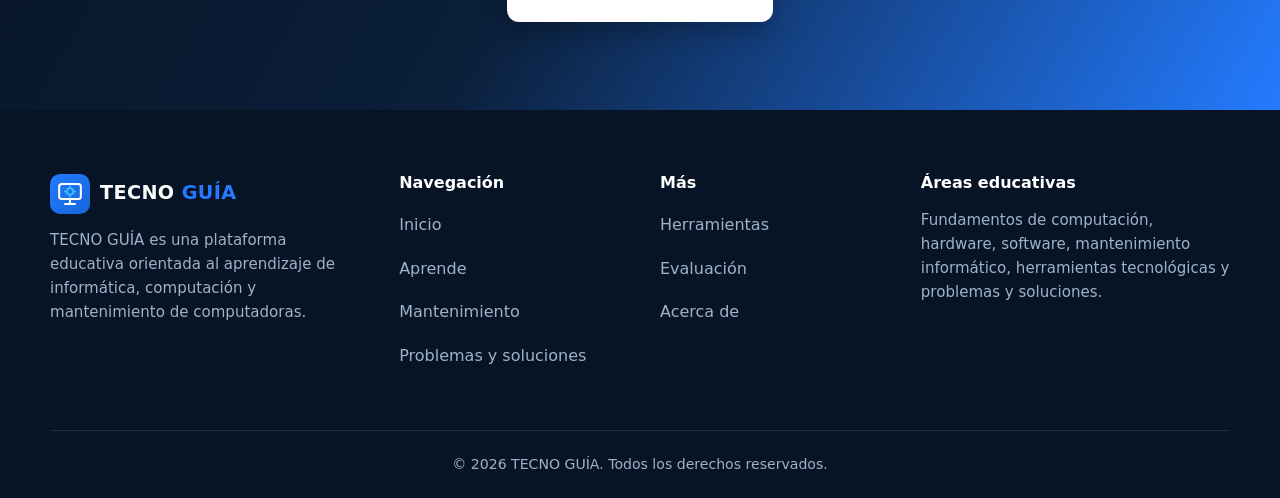
<file: TECNO-GUIA/pages/evaluacion.html>
<!DOCTYPE html>
<html lang="es"><head><meta charset="utf-8"><meta name="viewport" content="width=device-width,initial-scale=1">
<title>Evaluación | TECNO GUÍA</title>
<meta name="description" content="Pon a prueba tus conocimientos de informática: evaluaciones de fundamentos, hardware, software, mantenimiento, herramientas y problemas y soluciones.">
<link rel="stylesheet" href="../css/home.css"><link rel="stylesheet" href="../css/components.css"><link rel="stylesheet" href="../css/responsive.css">
<link rel="stylesheet" href="../css/evaluacion.css">
</head><body id="top">
<svg width="0" height="0" style="position:absolute" aria-hidden="true"><defs>
<symbol id="i-tool" viewBox="0 0 24 24"><path d="M14.7 6.3a4 4 0 0 0-5.4 5.1L3 17.7 6.3 21l6.3-6.3a4 4 0 0 0 5.1-5.4l-2.6 2.6-2.4-.6-.6-2.4z"/></symbol>
<symbol id="i-screwdriver" viewBox="0 0 24 24"><path d="M14 10l7-7M19 3l2 2M3 21l5-1 7-7-4-4-7 7zM9 13l2 2"/></symbol>
<symbol id="i-brush" viewBox="0 0 24 24"><path d="M18 3l3 3-8 8-3-3zM10 11c-3 0-5 2-5 5 0 2-1 3-2 4 4 1 9 0 9-5"/></symbol>
<symbol id="i-cloth" viewBox="0 0 24 24"><path d="M4 6c4-2 8 2 16 0v12c-8 2-12-2-16 0zM8 10h4M8 14h8"/></symbol>
<symbol id="i-wrist" viewBox="0 0 24 24"><rect x="3" y="9" width="18" height="6" rx="3"/><path d="M12 9V5m-2 0h4M12 15v4"/></symbol>
<symbol id="i-meter" viewBox="0 0 24 24"><rect x="6" y="2" width="12" height="20" rx="2"/><rect x="8.5" y="5" width="7" height="4" rx=".5"/><circle cx="12" cy="15" r="2.5"/></symbol>
<symbol id="i-box" viewBox="0 0 24 24"><path d="M3 8l9-5 9 5v9l-9 5-9-5zM3 8l9 5 9-5M12 13v9"/></symbol>
<symbol id="i-flash" viewBox="0 0 24 24"><path d="M8 2h8l-1 6H9zM9 8v12a2 2 0 0 0 6 0V8M12 12v3"/></symbol>
<symbol id="i-air" viewBox="0 0 24 24"><path d="M3 8h11a3 3 0 1 0-3-3M3 12h16a3 3 0 1 1-3 3M3 16h8"/></symbol>
<symbol id="i-search" viewBox="0 0 24 24"><circle cx="11" cy="11" r="7"/><path d="M21 21l-5-5M8 11h6M11 8v6"/></symbol>
<symbol id="i-window" viewBox="0 0 24 24"><rect x="3" y="4" width="18" height="16" rx="2"/><path d="M3 9h18M6.5 6.5h.01M9.5 6.5h.01"/></symbol>
<symbol id="i-shield" viewBox="0 0 24 24"><path d="M12 3l8 3v6c0 5-3.5 8-8 9-4.5-1-8-4-8-9V6z"/><path d="M9 12l2 2 4-4"/></symbol>
<symbol id="i-task" viewBox="0 0 24 24"><rect x="3" y="4" width="18" height="16" rx="2"/><path d="M6 15l3-3 3 2 5-5"/></symbol>
<symbol id="i-chip" viewBox="0 0 24 24"><rect x="6" y="6" width="12" height="12" rx="2"/><rect x="9.5" y="9.5" width="5" height="5"/><path d="M9 2v4M15 2v4M9 18v4M15 18v4M2 9h4M2 15h4M18 9h4M18 15h4"/></symbol>
<symbol id="i-disk" viewBox="0 0 24 24"><ellipse cx="12" cy="6" rx="8" ry="3"/><path d="M4 6v6c0 1.7 3.6 3 8 3s8-1.3 8-3V6M4 12v6c0 1.7 3.6 3 8 3s8-1.3 8-3v-6"/></symbol>
<symbol id="i-gauge" viewBox="0 0 24 24"><path d="M4 18a9 9 0 1 1 16 0M12 14l4-5"/><circle cx="12" cy="15" r="1.2"/></symbol>
<symbol id="i-chart" viewBox="0 0 24 24"><path d="M3 3v18h18M7 15l4-5 3 3 6-7"/></symbol>
<symbol id="i-info" viewBox="0 0 24 24"><circle cx="12" cy="12" r="9"/><path d="M12 11v6M12 7.5v.01"/></symbol>
<symbol id="i-code" viewBox="0 0 24 24"><path d="M8 7l-5 5 5 5M16 7l5 5-5 5M14 4l-4 16"/></symbol>
<symbol id="i-globe" viewBox="0 0 24 24"><circle cx="12" cy="12" r="9"/><path d="M3 12h18M12 3c3 3 3 15 0 18M12 3c-3 3-3 15 0 18"/></symbol>
<symbol id="i-zip" viewBox="0 0 24 24"><path d="M6 3h8l4 4v14H6zM14 3v4h4M10 8h2M10 11h2M10 14h2"/><rect x="9" y="16" width="4" height="3" rx=".5"/></symbol>
<symbol id="i-git" viewBox="0 0 24 24"><circle cx="6" cy="6" r="2.5"/><circle cx="6" cy="18" r="2.5"/><circle cx="18" cy="9" r="2.5"/><path d="M6 8.5v7M18 11.5c0 4-6 2-10.5 5"/></symbol>
<symbol id="i-api" viewBox="0 0 24 24"><path d="M4 8h10M4 8l3-3M4 8l3 3M20 16H10M20 16l-3-3M20 16l-3 3"/></symbol>
<symbol id="i-db" viewBox="0 0 24 24"><ellipse cx="12" cy="5" rx="8" ry="3"/><path d="M4 5v14c0 1.7 3.6 3 8 3s8-1.3 8-3V5M4 12c0 1.7 3.6 3 8 3s8-1.3 8-3"/></symbol>
<symbol id="i-server" viewBox="0 0 24 24"><rect x="3" y="4" width="18" height="7" rx="2"/><rect x="3" y="13" width="18" height="7" rx="2"/><path d="M7 7.5h.01M7 16.5h.01"/></symbol>
<symbol id="i-plug" viewBox="0 0 24 24"><path d="M9 2v6M15 2v6M6 8h12v4a6 6 0 0 1-12 0zM12 18v4"/></symbol>
<symbol id="i-battery" viewBox="0 0 24 24"><rect x="2" y="7" width="17" height="10" rx="2"/><path d="M22 11v2M7 10v4M11 10v4"/></symbol>
<symbol id="i-backup" viewBox="0 0 24 24"><path d="M7 18a4 4 0 0 1-.5-8A6 6 0 0 1 18 9a4.5 4.5 0 0 1 0 9zM12 16v-6M9.5 12.5L12 10l2.5 2.5"/></symbol>
<symbol id="i-virus" viewBox="0 0 24 24"><circle cx="12" cy="12" r="5"/><path d="M12 2v3M12 19v3M2 12h3M19 12h3M5 5l2 2M17 17l2 2M19 5l-2 2M7 17l-2 2"/></symbol>
<symbol id="i-update" viewBox="0 0 24 24"><path d="M20 11a8 8 0 0 0-14-4M4 4v4h4M4 13a8 8 0 0 0 14 4M20 20v-4h-4"/></symbol>
<symbol id="i-check" viewBox="0 0 24 24"><path d="M5 12.5l4.5 4.5L19 7.5"/></symbol>
<symbol id="i-alert" viewBox="0 0 24 24"><path d="M12 3l10 18H2zM12 10v5M12 18v.01"/></symbol>
<symbol id="i-book" viewBox="0 0 24 24"><path d="M4 5a2 2 0 0 1 2-2h13v16H6a2 2 0 0 0-2 2zM4 19V5M8 7h7"/></symbol>
<symbol id="i-help" viewBox="0 0 24 24"><circle cx="12" cy="12" r="9"/><path d="M9.5 9.5a2.5 2.5 0 1 1 3.5 2.3c-.7.4-1 1-1 1.7M12 17v.01"/></symbol>
<symbol id="i-x" viewBox="0 0 24 24"><path d="M6 6l12 12M18 6L6 18"/></symbol>
<symbol id="i-arrow" viewBox="0 0 24 24"><path d="M5 12h14M13 6l6 6-6 6"/></symbol>
<symbol id="i-logo" viewBox="0 0 32 32"><rect x="3" y="3" width="26" height="26" rx="8" fill="#247BFF" stroke="none"/><path d="M10 12h12M16 12v10M11 22h10" stroke="#fff" stroke-width="2.4" fill="none"/></symbol>
<symbol id="i-monitor" viewBox="0 0 24 24"><rect x="3" y="4" width="18" height="12" rx="2"/><path d="M8 20h8M12 16v4"/></symbol>
<symbol id="i-clipboard" viewBox="0 0 24 24"><rect x="6" y="4" width="12" height="17" rx="2"/><path d="M9 4V3h6v1M9 11l1.5 1.5L14 9M9 17h6"/></symbol>
<symbol id="i-bulb" viewBox="0 0 24 24"><path d="M9 18h6M10 21h4M12 3a6 6 0 0 0-3.5 10.9c.6.5 1 1.2 1 2.1h5c0-.9.4-1.6 1-2.1A6 6 0 0 0 12 3z"/></symbol>
<symbol id="i-target" viewBox="0 0 24 24"><circle cx="12" cy="12" r="9"/><circle cx="12" cy="12" r="5"/><circle cx="12" cy="12" r="1"/></symbol>
<symbol id="i-layers" viewBox="0 0 24 24"><path d="M12 3l9 5-9 5-9-5zM3 13l9 5 9-5"/></symbol>
<symbol id="i-trend" viewBox="0 0 24 24"><path d="M3 17l6-6 4 4 8-8M15 7h6v6"/></symbol>
<symbol id="i-left" viewBox="0 0 24 24"><path d="M19 12H5M11 6l-6 6 6 6"/></symbol>
<symbol id="i-flag" viewBox="0 0 24 24"><path d="M5 21V4M5 4h12l-2 4 2 4H5"/></symbol>
<symbol id="i-list" viewBox="0 0 24 24"><path d="M9 6h11M9 12h11M9 18h11M4 6h.01M4 12h.01M4 18h.01"/></symbol>
</defs></svg>
<header class="navbar"><div class="container navbar__inner"><a class="brand" href="#top" aria-label="TECNO GUÍA"><img src="../assets/icons/logo.svg" alt="" width="40" height="40"><span class="brand__name">TECNO <b>GUÍA</b></span></a>
<nav class="nav" id="nav" aria-label="Principal"><a class="nav__link" href="../index.html">Inicio</a><a class="nav__link" href="aprende.html">Aprende</a><a class="nav__link" href="mantenimiento.html">Mantenimiento</a><a class="nav__link" href="problemas.html">Problemas y soluciones</a><a class="nav__link" href="herramientas.html">Herramientas</a><a class="nav__link is-active" href="#top" aria-current=page>Evaluación</a><a class="nav__link" href="acerca-de.html">Acerca de</a></nav><button class="burger" id="burger" type="button" aria-label="Abrir menú" aria-expanded="false" aria-controls="nav"><span></span><span></span><span></span></button></div></header>
<main>
<section class="hero ev-hero"><div class="hero__bg"></div><div class="container hero__grid">
<div><span class="tag">MÓDULO 06 · EVALUACIÓN</span>
<h1>Pon a prueba tus <span class="grad">conocimientos</span> de informática.</h1>
<p class="lead">Demuestra lo que has aprendido sobre computación, hardware, software, mantenimiento y herramientas tecnológicas mediante evaluaciones diseñadas para ayudarte a comprobar y fortalecer tus conocimientos.</p>
<p class="ev-lead2">Aprender también significa practicar, recordar conceptos y descubrir qué conocimientos necesitas reforzar.</p>
<div class="btn-row"><a class="btn btn--primary btn--lg" href="#disponibles">Comenzar evaluación <svg class="ico"><use href="#i-arrow"/></svg></a><a class="btn btn--ghost btn--lg" href="#categorias">Explorar categorías</a></div></div>
<div class="hero__art" aria-hidden="true"><svg viewBox="0 0 520 420" fill="none">
<rect x="60" y="40" width="330" height="240" rx="22" fill="#0B1F3A"/><rect x="76" y="56" width="298" height="206" rx="12" fill="#071426"/>
<text x="100" y="112" font-family="Manrope,Arial,sans-serif" font-size="44" font-weight="800" fill="#38BDF8">?</text>
<rect x="150" y="84" width="196" height="12" rx="6" fill="#247BFF"/><rect x="150" y="106" width="130" height="10" rx="5" fill="#1565D8" opacity=".6"/>
<g font-family="Manrope,Arial,sans-serif" font-size="13" font-weight="700"><rect x="100" y="140" width="116" height="32" rx="8" fill="#EAF4FF" opacity=".1" stroke="#38BDF8" stroke-opacity=".4"/><text x="114" y="161" fill="#BFE3FF">A</text>
<rect x="232" y="140" width="116" height="32" rx="8" fill="#247BFF"/><text x="246" y="161" fill="#fff">B</text>
<rect x="100" y="184" width="116" height="32" rx="8" fill="#EAF4FF" opacity=".1" stroke="#38BDF8" stroke-opacity=".4"/><text x="114" y="205" fill="#BFE3FF">C</text>
<rect x="232" y="184" width="116" height="32" rx="8" fill="#EAF4FF" opacity=".1" stroke="#38BDF8" stroke-opacity=".4"/><text x="246" y="205" fill="#BFE3FF">D</text></g>
<rect x="100" y="234" width="248" height="8" rx="4" fill="#1565D8" opacity=".4"/><rect x="100" y="234" width="70" height="8" rx="4" fill="#38BDF8"/>
<path d="M190 280h60l14 36h-88z" fill="#D9E2EE"/><rect x="130" y="316" width="180" height="12" rx="6" fill="#B7D3F7"/>
<g class="float"><rect x="340" y="150" width="150" height="200" rx="18" fill="#fff"/><rect x="394" y="140" width="42" height="20" rx="8" fill="#1565D8"/>
<g stroke-linecap="round" stroke-linejoin="round"><path d="M360 196l8 8 14-16" stroke="#247BFF" stroke-width="5"/><rect x="394" y="192" width="78" height="8" rx="4" fill="#B7D3F7" stroke="none"/>
<path d="M360 240l8 8 14-16" stroke="#247BFF" stroke-width="5"/><rect x="394" y="236" width="60" height="8" rx="4" fill="#B7D3F7" stroke="none"/>
<path d="M360 284l8 8 14-16" stroke="#38BDF8" stroke-width="5"/><rect x="394" y="280" width="70" height="8" rx="4" fill="#B7D3F7" stroke="none"/>
<rect x="358" y="318" width="22" height="22" rx="6" stroke="#C9DDF7" stroke-width="3"/><rect x="394" y="324" width="50" height="8" rx="4" fill="#E3ECF7" stroke="none"/></g></g>
<g class="float" style="animation-delay:-2s"><circle cx="70" cy="330" r="44" fill="#fff"/><path d="M52 310l18-10 18 10v20c0 12-9 20-18 24-9-4-18-12-18-24z" fill="#EAF4FF" stroke="#1565D8" stroke-width="4"/><path d="M62 330l7 7 12-14" stroke="#247BFF" stroke-width="5" fill="none" stroke-linecap="round" stroke-linejoin="round"/></g>
<g class="float" style="animation-delay:-1s"><rect x="410" y="56" width="84" height="64" rx="14" fill="#fff"/><rect x="430" y="76" width="22" height="22" rx="4" fill="#1565D8"/><path d="M436 70v6M446 70v6M436 98v6M446 98v6" stroke="#38BDF8" stroke-width="3" stroke-linecap="round"/></g>
</svg></div></div></section>
<section class="section" id="intro"><div class="container"><div class="section__head"><span class="tag">INTRODUCCIÓN</span><h2 class="section__title">Aprende, practica y comprueba tus conocimientos.</h2><p class="section__text">Un espacio para repasar lo estudiado y reconocer qué temas necesitas reforzar.</p></div><div class="ev-intro"><div class="ev-prose"><p>Las evaluaciones son actividades que permiten comprobar cuánto se ha comprendido sobre un tema determinado. Mediante preguntas relacionadas con los contenidos estudiados, los estudiantes pueden recordar conceptos, identificar información importante y reconocer qué aspectos necesitan repasar.</p><p>En TECNO GUÍA, las evaluaciones están organizadas por áreas de conocimiento para que cada estudiante pueda practicar los temas que ha estudiado.</p></div><div class="ev-intro__cards"><article class="card tone-1"><div class="icon-box tone-1"><svg class="ico"><use href="#i-check"/></svg></div><h3>Comprueba lo aprendido</h3><p>Permite revisar los conocimientos adquiridos después de estudiar un tema.</p></article><article class="card tone-2"><div class="icon-box tone-2"><svg class="ico"><use href="#i-bulb"/></svg></div><h3>Refuerza tus conocimientos</h3><p>Las preguntas ayudan a recordar conceptos y comprender mejor los contenidos informáticos.</p></article><article class="card tone-3"><div class="icon-box tone-3"><svg class="ico"><use href="#i-trend"/></svg></div><h3>Identifica qué necesitas mejorar</h3><p>Una evaluación permite reconocer los temas que requieren más práctica y estudio.</p></article></div></div></div></section>

<section class="section section--soft" id="categorias"><div class="container"><div class="section__head"><span class="tag">CATEGORÍAS</span><h2 class="section__title">Explora las categorías de evaluación.</h2><p class="section__text">Selecciona el área de informática que deseas repasar. Cada categoría contiene preguntas relacionadas con los temas desarrollados en TECNO GUÍA.</p></div><div class="grid grid--3 ev-cats"><article class="card tone-1"><div class="icon-box tone-1"><svg class="ico"><use href="#i-monitor"/></svg></div><span class="ev-avail"><i></i>Evaluación disponible</span><h3>Fundamentos de computación</h3><p>Comprueba tus conocimientos sobre los conceptos básicos de informática, funcionamiento de una computadora, datos, información y sistemas operativos.</p><button type="button" class="btn btn--ghost btn--sm" data-ev="E01" aria-haspopup="false">Ver evaluación <svg class="ico"><use href="#i-arrow"/></svg></button></article><article class="card tone-2"><div class="icon-box tone-2"><svg class="ico"><use href="#i-chip"/></svg></div><span class="ev-avail"><i></i>Evaluación disponible</span><h3>Hardware</h3><p>Repasa los componentes físicos de una computadora, sus funciones, características y la relación entre sus diferentes elementos.</p><button type="button" class="btn btn--ghost btn--sm" data-ev="E02" aria-haspopup="false">Ver evaluación <svg class="ico"><use href="#i-arrow"/></svg></button></article><article class="card tone-3"><div class="icon-box tone-3"><svg class="ico"><use href="#i-window"/></svg></div><span class="ev-avail"><i></i>Evaluación disponible</span><h3>Software</h3><p>Evalúa tus conocimientos sobre programas, aplicaciones, sistemas operativos, controladores y herramientas de software.</p><button type="button" class="btn btn--ghost btn--sm" data-ev="E03" aria-haspopup="false">Ver evaluación <svg class="ico"><use href="#i-arrow"/></svg></button></article><article class="card tone-4"><div class="icon-box tone-4"><svg class="ico"><use href="#i-screwdriver"/></svg></div><span class="ev-avail"><i></i>Evaluación disponible</span><h3>Mantenimiento informático</h3><p>Comprueba cuánto sabes sobre mantenimiento preventivo, mantenimiento correctivo, limpieza, cuidados y seguridad informática.</p><button type="button" class="btn btn--ghost btn--sm" data-ev="E04" aria-haspopup="false">Ver evaluación <svg class="ico"><use href="#i-arrow"/></svg></button></article><article class="card tone-1"><div class="icon-box tone-1"><svg class="ico"><use href="#i-tool"/></svg></div><span class="ev-avail"><i></i>Evaluación disponible</span><h3>Herramientas tecnológicas</h3><p>Identifica las herramientas físicas y digitales utilizadas para el mantenimiento, diagnóstico, protección y desarrollo informático.</p><button type="button" class="btn btn--ghost btn--sm" data-ev="E05" aria-haspopup="false">Ver evaluación <svg class="ico"><use href="#i-arrow"/></svg></button></article><article class="card tone-2"><div class="icon-box tone-2"><svg class="ico"><use href="#i-search"/></svg></div><span class="ev-avail"><i></i>Evaluación disponible</span><h3>Problemas y soluciones</h3><p>Practica la identificación de problemas informáticos comunes y aprende a reconocer soluciones apropiadas y seguras.</p><button type="button" class="btn btn--ghost btn--sm" data-ev="E06" aria-haspopup="false">Ver evaluación <svg class="ico"><use href="#i-arrow"/></svg></button></article></div></div></section>

<section class="section" id="disponibles"><div class="container"><div class="section__head"><span class="tag">EVALUACIONES</span><h2 class="section__title">Evaluaciones disponibles</h2><p class="section__text">Selecciona una evaluación para practicar los conocimientos correspondientes a cada área de informática.</p></div><div class="grid grid--3 ev-avails"><article class="card ev-card tone-1"><div class="icon-box tone-1"><svg class="ico"><use href="#i-monitor"/></svg></div><span class="ev-cat">Fundamentos de computación</span><h3>Fundamentos de computación</h3><p>Comprueba tus conocimientos sobre los conceptos básicos de informática, funcionamiento de una computadora, datos, información y sistemas operativos.</p><ul class="ev-pills"><li><svg class="ico"><use href="#i-list"/></svg>10 preguntas</li><li class="ev-lvl ev-lvl--b"><svg class="ico"><use href="#i-target"/></svg>Básico</li></ul><button type="button" class="btn btn--primary btn--sm" data-ev="E01" aria-haspopup="false">Comenzar <svg class="ico"><use href="#i-arrow"/></svg></button></article><article class="card ev-card tone-2"><div class="icon-box tone-2"><svg class="ico"><use href="#i-chip"/></svg></div><span class="ev-cat">Hardware</span><h3>Hardware y componentes</h3><p>Repasa los componentes físicos de una computadora, sus funciones, características y la relación entre sus diferentes elementos.</p><ul class="ev-pills"><li><svg class="ico"><use href="#i-list"/></svg>10 preguntas</li><li class="ev-lvl ev-lvl--b"><svg class="ico"><use href="#i-target"/></svg>Básico</li></ul><button type="button" class="btn btn--primary btn--sm" data-ev="E02" aria-haspopup="false">Comenzar <svg class="ico"><use href="#i-arrow"/></svg></button></article><article class="card ev-card tone-3"><div class="icon-box tone-3"><svg class="ico"><use href="#i-window"/></svg></div><span class="ev-cat">Software</span><h3>Software y sistemas operativos</h3><p>Evalúa tus conocimientos sobre programas, aplicaciones, sistemas operativos, controladores y herramientas de software.</p><ul class="ev-pills"><li><svg class="ico"><use href="#i-list"/></svg>10 preguntas</li><li class="ev-lvl ev-lvl--b"><svg class="ico"><use href="#i-target"/></svg>Básico</li></ul><button type="button" class="btn btn--primary btn--sm" data-ev="E03" aria-haspopup="false">Comenzar <svg class="ico"><use href="#i-arrow"/></svg></button></article><article class="card ev-card tone-4"><div class="icon-box tone-4"><svg class="ico"><use href="#i-screwdriver"/></svg></div><span class="ev-cat">Mantenimiento informático</span><h3>Mantenimiento informático</h3><p>Comprueba cuánto sabes sobre mantenimiento preventivo, mantenimiento correctivo, limpieza, cuidados y seguridad informática.</p><ul class="ev-pills"><li><svg class="ico"><use href="#i-list"/></svg>10 preguntas</li><li class="ev-lvl ev-lvl--i"><svg class="ico"><use href="#i-target"/></svg>Intermedio</li></ul><button type="button" class="btn btn--primary btn--sm" data-ev="E04" aria-haspopup="false">Comenzar <svg class="ico"><use href="#i-arrow"/></svg></button></article><article class="card ev-card tone-1"><div class="icon-box tone-1"><svg class="ico"><use href="#i-tool"/></svg></div><span class="ev-cat">Herramientas tecnológicas</span><h3>Herramientas tecnológicas</h3><p>Identifica las herramientas físicas y digitales utilizadas para el mantenimiento, diagnóstico, protección y desarrollo informático.</p><ul class="ev-pills"><li><svg class="ico"><use href="#i-list"/></svg>10 preguntas</li><li class="ev-lvl ev-lvl--i"><svg class="ico"><use href="#i-target"/></svg>Intermedio</li></ul><button type="button" class="btn btn--primary btn--sm" data-ev="E05" aria-haspopup="false">Comenzar <svg class="ico"><use href="#i-arrow"/></svg></button></article><article class="card ev-card tone-2"><div class="icon-box tone-2"><svg class="ico"><use href="#i-search"/></svg></div><span class="ev-cat">Problemas y soluciones</span><h3>Problemas y soluciones</h3><p>Practica la identificación de problemas informáticos comunes y aprende a reconocer soluciones apropiadas y seguras.</p><ul class="ev-pills"><li><svg class="ico"><use href="#i-list"/></svg>10 preguntas</li><li class="ev-lvl ev-lvl--i"><svg class="ico"><use href="#i-target"/></svg>Intermedio</li></ul><button type="button" class="btn btn--primary btn--sm" data-ev="E06" aria-haspopup="false">Comenzar <svg class="ico"><use href="#i-arrow"/></svg></button></article><article class="card ev-card tone-3 ev-card--general"><div class="icon-box tone-3"><svg class="ico"><use href="#i-layers"/></svg></div><span class="ev-cat">General</span><h3>Evaluación general de informática</h3><p>Una evaluación que reúne conceptos fundamentales de informática, hardware, software, mantenimiento y herramientas tecnológicas.</p><ul class="ev-pills"><li><svg class="ico"><use href="#i-list"/></svg>20 preguntas</li><li class="ev-lvl ev-lvl--i"><svg class="ico"><use href="#i-target"/></svg>Intermedio</li></ul><button type="button" class="btn btn--primary btn--sm" data-ev="E07" aria-haspopup="false">Comenzar <svg class="ico"><use href="#i-arrow"/></svg></button></article></div><p class="ev-note">Los datos de cada evaluación forman parte de la planificación inicial y no representan resultados reales.</p></div></section>

<section class="section section--soft" id="ev-fundamentos"><div class="container"><div class="section__head"><span class="tag">EVALUACIÓN 1</span><h2 class="section__title">Evaluación de fundamentos de computación.</h2><p class="section__text">Comprueba tus conocimientos sobre los conceptos básicos de informática, funcionamiento de una computadora, datos, información y sistemas operativos.</p></div><ul class="ev-meta"><li><svg class="ico"><use href="#i-layers"/></svg><b>Categoría:</b> Fundamentos de computación</li><li><svg class="ico"><use href="#i-target"/></svg><b>Nivel:</b> Básico</li><li><svg class="ico"><use href="#i-list"/></svg><b>Preguntas:</b> 10</li></ul><details class="ev-det"><summary><svg class="ico"><use href="#i-list"/></svg><span>Ver las 10 preguntas</span><svg class="ico ev-chev"><use href="#i-arrow"/></svg></summary><ol class="ev-qs"><li class="ev-q"><div class="ev-q__head"><span class="ev-q__n">1</span></div><p class="ev-q__t">¿Qué es la informática?</p><ol class="ev-opts" type="A"><li><span class="ev-let">A</span><span>El estudio exclusivo de los videojuegos.</span></li><li><span class="ev-let">B</span><span>La ciencia que estudia el tratamiento automático de la información mediante sistemas informáticos.</span></li><li><span class="ev-let">C</span><span>Una herramienta utilizada únicamente para escribir documentos.</span></li><li><span class="ev-let">D</span><span>Un componente físico de la computadora.</span></li></ol></li><li class="ev-q"><div class="ev-q__head"><span class="ev-q__n">2</span></div><p class="ev-q__t">¿Cuál de los siguientes elementos pertenece al hardware?</p><ol class="ev-opts" type="A"><li><span class="ev-let">A</span><span>Windows.</span></li><li><span class="ev-let">B</span><span>Microsoft Word.</span></li><li><span class="ev-let">C</span><span>Teclado.</span></li><li><span class="ev-let">D</span><span>Navegador web.</span></li></ol></li><li class="ev-q"><div class="ev-q__head"><span class="ev-q__n">3</span></div><p class="ev-q__t">¿Qué es el software?</p><ol class="ev-opts" type="A"><li><span class="ev-let">A</span><span>El conjunto de programas e instrucciones que permiten realizar tareas en una computadora.</span></li><li><span class="ev-let">B</span><span>Una pieza física instalada en la placa madre.</span></li><li><span class="ev-let">C</span><span>Un cable de alimentación.</span></li><li><span class="ev-let">D</span><span>Un dispositivo de almacenamiento magnético.</span></li></ol></li><li class="ev-q"><div class="ev-q__head"><span class="ev-q__n">4</span></div><p class="ev-q__t">¿Cuál es la función principal de un sistema operativo?</p><ol class="ev-opts" type="A"><li><span class="ev-let">A</span><span>Fabricar componentes electrónicos.</span></li><li><span class="ev-let">B</span><span>Administrar los recursos de la computadora y permitir la ejecución de aplicaciones.</span></li><li><span class="ev-let">C</span><span>Aumentar físicamente la memoria RAM.</span></li><li><span class="ev-let">D</span><span>Limpiar automáticamente todos los componentes.</span></li></ol></li><li class="ev-q"><div class="ev-q__head"><span class="ev-q__n">5</span></div><p class="ev-q__t">¿Qué componente ejecuta instrucciones y realiza operaciones fundamentales?</p><ol class="ev-opts" type="A"><li><span class="ev-let">A</span><span>Monitor.</span></li><li><span class="ev-let">B</span><span>Teclado.</span></li><li><span class="ev-let">C</span><span>CPU.</span></li><li><span class="ev-let">D</span><span>Impresora.</span></li></ol></li><li class="ev-q"><div class="ev-q__head"><span class="ev-q__n">6</span></div><p class="ev-q__t">¿Cuál es una función de la memoria RAM?</p><ol class="ev-opts" type="A"><li><span class="ev-let">A</span><span>Almacenar temporalmente datos utilizados por programas en ejecución.</span></li><li><span class="ev-let">B</span><span>Mostrar imágenes en el monitor.</span></li><li><span class="ev-let">C</span><span>Proporcionar energía eléctrica.</span></li><li><span class="ev-let">D</span><span>Conectar físicamente el teclado.</span></li></ol></li><li class="ev-q"><div class="ev-q__head"><span class="ev-q__n">7</span></div><p class="ev-q__t">¿Cuál de los siguientes dispositivos permite introducir información?</p><ol class="ev-opts" type="A"><li><span class="ev-let">A</span><span>Monitor.</span></li><li><span class="ev-let">B</span><span>Impresora.</span></li><li><span class="ev-let">C</span><span>Teclado.</span></li><li><span class="ev-let">D</span><span>Altavoz.</span></li></ol></li><li class="ev-q"><div class="ev-q__head"><span class="ev-q__n">8</span></div><p class="ev-q__t">¿Qué representa la etapa de procesamiento?</p><ol class="ev-opts" type="A"><li><span class="ev-let">A</span><span>La ejecución de operaciones sobre los datos recibidos.</span></li><li><span class="ev-let">B</span><span>La impresión de documentos.</span></li><li><span class="ev-let">C</span><span>La conexión a Internet.</span></li><li><span class="ev-let">D</span><span>La limpieza física del equipo.</span></li></ol></li><li class="ev-q"><div class="ev-q__head"><span class="ev-q__n">9</span></div><p class="ev-q__t">¿Cuál es un ejemplo de dispositivo de salida?</p><ol class="ev-opts" type="A"><li><span class="ev-let">A</span><span>Ratón.</span></li><li><span class="ev-let">B</span><span>Teclado.</span></li><li><span class="ev-let">C</span><span>Escáner.</span></li><li><span class="ev-let">D</span><span>Monitor.</span></li></ol></li><li class="ev-q"><div class="ev-q__head"><span class="ev-q__n">10</span></div><p class="ev-q__t">¿Qué es un archivo informático?</p><ol class="ev-opts" type="A"><li><span class="ev-let">A</span><span>Una unidad de procesamiento.</span></li><li><span class="ev-let">B</span><span>Un conjunto organizado de datos almacenados digitalmente.</span></li><li><span class="ev-let">C</span><span>Un dispositivo físico de entrada.</span></li><li><span class="ev-let">D</span><span>Un sistema de refrigeración.</span></li></ol></li></ol></details></div></section>

<section class="section" id="ev-hardware"><div class="container"><div class="section__head"><span class="tag">EVALUACIÓN 2</span><h2 class="section__title">Evaluación de hardware y componentes.</h2><p class="section__text">Comprueba tus conocimientos sobre los componentes físicos de una computadora y las funciones que cumplen dentro del sistema.</p></div><ul class="ev-meta"><li><svg class="ico"><use href="#i-layers"/></svg><b>Categoría:</b> Hardware</li><li><svg class="ico"><use href="#i-target"/></svg><b>Nivel:</b> Básico</li><li><svg class="ico"><use href="#i-list"/></svg><b>Preguntas:</b> 10</li></ul><details class="ev-det"><summary><svg class="ico"><use href="#i-list"/></svg><span>Ver las 10 preguntas</span><svg class="ico ev-chev"><use href="#i-arrow"/></svg></summary><ol class="ev-qs"><li class="ev-q"><div class="ev-q__head"><span class="ev-q__n">1</span></div><p class="ev-q__t">¿Qué es el hardware?</p><ol class="ev-opts" type="A"><li><span class="ev-let">A</span><span>El conjunto de programas instalados.</span></li><li><span class="ev-let">B</span><span>Los componentes físicos de una computadora.</span></li><li><span class="ev-let">C</span><span>Una conexión a Internet.</span></li><li><span class="ev-let">D</span><span>Un sistema operativo.</span></li></ol></li><li class="ev-q"><div class="ev-q__head"><span class="ev-q__n">2</span></div><p class="ev-q__t">¿Qué función cumple la placa madre?</p><ol class="ev-opts" type="A"><li><span class="ev-let">A</span><span>Mostrar imágenes.</span></li><li><span class="ev-let">B</span><span>Conectar y permitir la comunicación entre diferentes componentes.</span></li><li><span class="ev-let">C</span><span>Imprimir documentos.</span></li><li><span class="ev-let">D</span><span>Almacenar exclusivamente fotografías.</span></li></ol></li><li class="ev-q"><div class="ev-q__head"><span class="ev-q__n">3</span></div><p class="ev-q__t">¿Qué componente almacena temporalmente los datos utilizados por los programas?</p><ol class="ev-opts" type="A"><li><span class="ev-let">A</span><span>RAM.</span></li><li><span class="ev-let">B</span><span>HDD.</span></li><li><span class="ev-let">C</span><span>Fuente de alimentación.</span></li><li><span class="ev-let">D</span><span>Monitor.</span></li></ol></li><li class="ev-q"><div class="ev-q__head"><span class="ev-q__n">4</span></div><p class="ev-q__t">¿Qué función cumple la fuente de alimentación?</p><ol class="ev-opts" type="A"><li><span class="ev-let">A</span><span>Procesar instrucciones.</span></li><li><span class="ev-let">B</span><span>Proporcionar energía eléctrica adecuada a los componentes del equipo.</span></li><li><span class="ev-let">C</span><span>Almacenar archivos.</span></li><li><span class="ev-let">D</span><span>Controlar el navegador.</span></li></ol></li><li class="ev-q"><div class="ev-q__head"><span class="ev-q__n">5</span></div><p class="ev-q__t">¿Qué componente se utiliza principalmente para almacenar información de forma permanente?</p><ol class="ev-opts" type="A"><li><span class="ev-let">A</span><span>RAM.</span></li><li><span class="ev-let">B</span><span>CPU.</span></li><li><span class="ev-let">C</span><span>SSD.</span></li><li><span class="ev-let">D</span><span>Ventilador.</span></li></ol></li><li class="ev-q"><div class="ev-q__head"><span class="ev-q__n">6</span></div><p class="ev-q__t">¿Cuál es la función principal de la CPU?</p><ol class="ev-opts" type="A"><li><span class="ev-let">A</span><span>Ejecutar instrucciones y procesar datos.</span></li><li><span class="ev-let">B</span><span>Mostrar imágenes.</span></li><li><span class="ev-let">C</span><span>Refrigerar el equipo.</span></li><li><span class="ev-let">D</span><span>Conectar dispositivos USB.</span></li></ol></li><li class="ev-q"><div class="ev-q__head"><span class="ev-q__n">7</span></div><p class="ev-q__t">¿Qué componente ayuda a procesar y generar gráficos?</p><ol class="ev-opts" type="A"><li><span class="ev-let">A</span><span>GPU.</span></li><li><span class="ev-let">B</span><span>Teclado.</span></li><li><span class="ev-let">C</span><span>Fuente de alimentación.</span></li><li><span class="ev-let">D</span><span>Unidad óptica.</span></li></ol></li><li class="ev-q"><div class="ev-q__head"><span class="ev-q__n">8</span></div><p class="ev-q__t">¿Qué función cumplen los ventiladores de una computadora?</p><ol class="ev-opts" type="A"><li><span class="ev-let">A</span><span>Guardar documentos.</span></li><li><span class="ev-let">B</span><span>Ayudar a mantener una temperatura adecuada mediante la circulación del aire.</span></li><li><span class="ev-let">C</span><span>Ejecutar programas.</span></li><li><span class="ev-let">D</span><span>Administrar archivos.</span></li></ol></li><li class="ev-q"><div class="ev-q__head"><span class="ev-q__n">9</span></div><p class="ev-q__t">¿Cuál de estos elementos es un periférico de entrada?</p><ol class="ev-opts" type="A"><li><span class="ev-let">A</span><span>Monitor.</span></li><li><span class="ev-let">B</span><span>Altavoz.</span></li><li><span class="ev-let">C</span><span>Ratón.</span></li><li><span class="ev-let">D</span><span>Impresora.</span></li></ol></li><li class="ev-q"><div class="ev-q__head"><span class="ev-q__n">10</span></div><p class="ev-q__t">¿Qué diferencia principal existe entre RAM y almacenamiento SSD?</p><ol class="ev-opts" type="A"><li><span class="ev-let">A</span><span>La RAM es temporal y el SSD conserva información sin depender de que el equipo permanezca encendido.</span></li><li><span class="ev-let">B</span><span>Ambos cumplen exactamente la misma función.</span></li><li><span class="ev-let">C</span><span>El SSD procesa todas las instrucciones de la CPU.</span></li><li><span class="ev-let">D</span><span>La RAM es un dispositivo de salida.</span></li></ol></li></ol></details></div></section>

<section class="section section--soft" id="ev-software"><div class="container"><div class="section__head"><span class="tag">EVALUACIÓN 3</span><h2 class="section__title">Evaluación de software y sistemas operativos.</h2><p class="section__text">Repasa los conceptos relacionados con programas, aplicaciones, sistemas operativos y herramientas informáticas.</p></div><ul class="ev-meta"><li><svg class="ico"><use href="#i-layers"/></svg><b>Categoría:</b> Software</li><li><svg class="ico"><use href="#i-target"/></svg><b>Nivel:</b> Básico</li><li><svg class="ico"><use href="#i-list"/></svg><b>Preguntas:</b> 10</li></ul><details class="ev-det"><summary><svg class="ico"><use href="#i-list"/></svg><span>Ver las 10 preguntas</span><svg class="ico ev-chev"><use href="#i-arrow"/></svg></summary><ol class="ev-qs"><li class="ev-q"><div class="ev-q__head"><span class="ev-q__n">1</span></div><p class="ev-q__t">¿Qué es un sistema operativo?</p><ol class="ev-opts" type="A"><li><span class="ev-let">A</span><span>Un dispositivo físico.</span></li><li><span class="ev-let">B</span><span>Un programa que administra los recursos del equipo y permite ejecutar aplicaciones.</span></li><li><span class="ev-let">C</span><span>Un cable de datos.</span></li><li><span class="ev-let">D</span><span>Un componente de refrigeración.</span></li></ol></li><li class="ev-q"><div class="ev-q__head"><span class="ev-q__n">2</span></div><p class="ev-q__t">¿Cuál de los siguientes es un sistema operativo?</p><ol class="ev-opts" type="A"><li><span class="ev-let">A</span><span>Windows.</span></li><li><span class="ev-let">B</span><span>HDMI.</span></li><li><span class="ev-let">C</span><span>USB.</span></li><li><span class="ev-let">D</span><span>RAM.</span></li></ol></li><li class="ev-q"><div class="ev-q__head"><span class="ev-q__n">3</span></div><p class="ev-q__t">¿Qué es un controlador?</p><ol class="ev-opts" type="A"><li><span class="ev-let">A</span><span>Una herramienta de limpieza.</span></li><li><span class="ev-let">B</span><span>Un programa que permite al sistema operativo comunicarse con un dispositivo de hardware.</span></li><li><span class="ev-let">C</span><span>Un dispositivo de almacenamiento.</span></li><li><span class="ev-let">D</span><span>Una pieza de la fuente de alimentación.</span></li></ol></li><li class="ev-q"><div class="ev-q__head"><span class="ev-q__n">4</span></div><p class="ev-q__t">¿Cuál es la función de un navegador web?</p><ol class="ev-opts" type="A"><li><span class="ev-let">A</span><span>Permitir acceder y visualizar páginas web.</span></li><li><span class="ev-let">B</span><span>Refrigerar el procesador.</span></li><li><span class="ev-let">C</span><span>Aumentar la memoria RAM.</span></li><li><span class="ev-let">D</span><span>Administrar la energía de la fuente.</span></li></ol></li><li class="ev-q"><div class="ev-q__head"><span class="ev-q__n">5</span></div><p class="ev-q__t">¿Qué es una aplicación informática?</p><ol class="ev-opts" type="A"><li><span class="ev-let">A</span><span>Un componente físico.</span></li><li><span class="ev-let">B</span><span>Un programa diseñado para realizar determinadas tareas.</span></li><li><span class="ev-let">C</span><span>Un cable de conexión.</span></li><li><span class="ev-let">D</span><span>Una unidad de almacenamiento.</span></li></ol></li><li class="ev-q"><div class="ev-q__head"><span class="ev-q__n">6</span></div><p class="ev-q__t">¿Qué significa actualizar un programa?</p><ol class="ev-opts" type="A"><li><span class="ev-let">A</span><span>Eliminar permanentemente todos sus archivos.</span></li><li><span class="ev-let">B</span><span>Instalar modificaciones que pueden corregir errores, mejorar funciones o reforzar la seguridad.</span></li><li><span class="ev-let">C</span><span>Desconectar el equipo.</span></li><li><span class="ev-let">D</span><span>Cambiar la placa madre.</span></li></ol></li><li class="ev-q"><div class="ev-q__head"><span class="ev-q__n">7</span></div><p class="ev-q__t">¿Qué es un antivirus?</p><ol class="ev-opts" type="A"><li><span class="ev-let">A</span><span>Un programa de protección frente a software malicioso.</span></li><li><span class="ev-let">B</span><span>Una herramienta para aumentar el almacenamiento físico.</span></li><li><span class="ev-let">C</span><span>Un dispositivo de entrada.</span></li><li><span class="ev-let">D</span><span>Un sistema de refrigeración.</span></li></ol></li><li class="ev-q"><div class="ev-q__head"><span class="ev-q__n">8</span></div><p class="ev-q__t">¿Qué es un archivo ejecutable?</p><ol class="ev-opts" type="A"><li><span class="ev-let">A</span><span>Un documento exclusivamente impreso.</span></li><li><span class="ev-let">B</span><span>Un archivo que contiene instrucciones que pueden ejecutarse mediante el sistema operativo.</span></li><li><span class="ev-let">C</span><span>Una pieza electrónica.</span></li><li><span class="ev-let">D</span><span>Una conexión de red.</span></li></ol></li><li class="ev-q"><div class="ev-q__head"><span class="ev-q__n">9</span></div><p class="ev-q__t">¿Qué es una extensión de archivo?</p><ol class="ev-opts" type="A"><li><span class="ev-let">A</span><span>Una indicación que identifica el tipo o formato de un archivo.</span></li><li><span class="ev-let">B</span><span>Una memoria RAM adicional.</span></li><li><span class="ev-let">C</span><span>Una parte del procesador.</span></li><li><span class="ev-let">D</span><span>Una herramienta para limpiar pantallas.</span></li></ol></li><li class="ev-q"><div class="ev-q__head"><span class="ev-q__n">10</span></div><p class="ev-q__t">¿Qué es un programa de código abierto?</p><ol class="ev-opts" type="A"><li><span class="ev-let">A</span><span>Un programa cuyo código fuente está disponible bajo una licencia que permite determinados usos, estudio y modificaciones.</span></li><li><span class="ev-let">B</span><span>Un programa que siempre necesita Internet.</span></li><li><span class="ev-let">C</span><span>Un archivo que no puede modificarse.</span></li><li><span class="ev-let">D</span><span>Un sistema operativo sin archivos.</span></li></ol></li></ol></details></div></section>

<section class="section" id="ev-mantenimiento"><div class="container"><div class="section__head"><span class="tag">EVALUACIÓN 4</span><h2 class="section__title">Evaluación de mantenimiento informático.</h2><p class="section__text">Comprueba cuánto sabes sobre el cuidado de computadoras, mantenimiento preventivo, mantenimiento correctivo y buenas prácticas de seguridad.</p></div><ul class="ev-meta"><li><svg class="ico"><use href="#i-layers"/></svg><b>Categoría:</b> Mantenimiento informático</li><li><svg class="ico"><use href="#i-target"/></svg><b>Nivel:</b> Intermedio</li><li><svg class="ico"><use href="#i-list"/></svg><b>Preguntas:</b> 10</li></ul><details class="ev-det"><summary><svg class="ico"><use href="#i-list"/></svg><span>Ver las 10 preguntas</span><svg class="ico ev-chev"><use href="#i-arrow"/></svg></summary><ol class="ev-qs"><li class="ev-q"><div class="ev-q__head"><span class="ev-q__n">1</span></div><p class="ev-q__t">¿Qué es el mantenimiento preventivo?</p><ol class="ev-opts" type="A"><li><span class="ev-let">A</span><span>Una reparación realizada únicamente después de una avería.</span></li><li><span class="ev-let">B</span><span>Un conjunto de acciones periódicas destinadas a reducir la posibilidad de fallos.</span></li><li><span class="ev-let">C</span><span>La eliminación de todos los programas.</span></li><li><span class="ev-let">D</span><span>El cambio obligatorio de la computadora.</span></li></ol></li><li class="ev-q"><div class="ev-q__head"><span class="ev-q__n">2</span></div><p class="ev-q__t">¿Qué es el mantenimiento correctivo?</p><ol class="ev-opts" type="A"><li><span class="ev-let">A</span><span>Una actividad destinada a solucionar fallos que ya se han presentado.</span></li><li><span class="ev-let">B</span><span>Una limpieza diaria del escritorio.</span></li><li><span class="ev-let">C</span><span>Una actualización de documentos.</span></li><li><span class="ev-let">D</span><span>Una técnica de programación.</span></li></ol></li><li class="ev-q"><div class="ev-q__head"><span class="ev-q__n">3</span></div><p class="ev-q__t">¿Por qué es importante mantener limpia una computadora?</p><ol class="ev-opts" type="A"><li><span class="ev-let">A</span><span>Para cambiar su sistema operativo.</span></li><li><span class="ev-let">B</span><span>Para reducir la acumulación de polvo que puede afectar el funcionamiento y la refrigeración.</span></li><li><span class="ev-let">C</span><span>Para aumentar automáticamente su memoria.</span></li><li><span class="ev-let">D</span><span>Para modificar su procesador.</span></li></ol></li><li class="ev-q"><div class="ev-q__head"><span class="ev-q__n">4</span></div><p class="ev-q__t">¿Qué se debe hacer antes de realizar una limpieza física del equipo?</p><ol class="ev-opts" type="A"><li><span class="ev-let">A</span><span>Mantenerlo conectado y encendido.</span></li><li><span class="ev-let">B</span><span>Apagarlo y desconectarlo de la alimentación eléctrica cuando corresponda.</span></li><li><span class="ev-let">C</span><span>Ejecutar todos los programas.</span></li><li><span class="ev-let">D</span><span>Aumentar la velocidad del ventilador.</span></li></ol></li><li class="ev-q"><div class="ev-q__head"><span class="ev-q__n">5</span></div><p class="ev-q__t">¿Qué herramienta se utiliza para ajustar tornillos pequeños?</p><ol class="ev-opts" type="A"><li><span class="ev-let">A</span><span>Paño de microfibra.</span></li><li><span class="ev-let">B</span><span>Destornillador de precisión.</span></li><li><span class="ev-let">C</span><span>Monitor de recursos.</span></li><li><span class="ev-let">D</span><span>Antivirus.</span></li></ol></li><li class="ev-q"><div class="ev-q__head"><span class="ev-q__n">6</span></div><p class="ev-q__t">¿Qué es la electricidad estática?</p><ol class="ev-opts" type="A"><li><span class="ev-let">A</span><span>Una aplicación de Windows.</span></li><li><span class="ev-let">B</span><span>La acumulación de cargas eléctricas en la superficie de un material.</span></li><li><span class="ev-let">C</span><span>Un sistema de almacenamiento.</span></li><li><span class="ev-let">D</span><span>Un tipo de memoria.</span></li></ol></li><li class="ev-q"><div class="ev-q__head"><span class="ev-q__n">7</span></div><p class="ev-q__t">¿Qué puede ayudar a reducir los riesgos de descarga electrostática durante la manipulación de componentes?</p><ol class="ev-opts" type="A"><li><span class="ev-let">A</span><span>Una pulsera antiestática utilizada correctamente.</span></li><li><span class="ev-let">B</span><span>Un navegador web.</span></li><li><span class="ev-let">C</span><span>Una impresora.</span></li><li><span class="ev-let">D</span><span>Un archivo comprimido.</span></li></ol></li><li class="ev-q"><div class="ev-q__head"><span class="ev-q__n">8</span></div><p class="ev-q__t">¿Qué práctica es recomendable para proteger información importante?</p><ol class="ev-opts" type="A"><li><span class="ev-let">A</span><span>Eliminar todos los archivos.</span></li><li><span class="ev-let">B</span><span>Realizar copias de seguridad.</span></li><li><span class="ev-let">C</span><span>Desconectar el almacenamiento durante su uso.</span></li><li><span class="ev-let">D</span><span>Compartir contraseñas.</span></li></ol></li><li class="ev-q"><div class="ev-q__head"><span class="ev-q__n">9</span></div><p class="ev-q__t">¿Qué se debe hacer cuando se identifica una batería dañada o hinchada?</p><ol class="ev-opts" type="A"><li><span class="ev-let">A</span><span>Continuar utilizándola normalmente.</span></li><li><span class="ev-let">B</span><span>Presionarla para reducir su tamaño.</span></li><li><span class="ev-let">C</span><span>Evitar manipularla y solicitar asistencia técnica capacitada.</span></li><li><span class="ev-let">D</span><span>Calentarla.</span></li></ol></li><li class="ev-q"><div class="ev-q__head"><span class="ev-q__n">10</span></div><p class="ev-q__t">¿Qué se debe hacer cuando una reparación supera los conocimientos de un principiante?</p><ol class="ev-opts" type="A"><li><span class="ev-let">A</span><span>Intentar cualquier procedimiento sin consultar.</span></li><li><span class="ev-let">B</span><span>Solicitar ayuda a una persona capacitada.</span></li><li><span class="ev-let">C</span><span>Manipular los circuitos conectados.</span></li><li><span class="ev-let">D</span><span>Abrir la fuente de alimentación.</span></li></ol></li></ol></details></div></section>

<section class="section section--soft" id="ev-herramientas"><div class="container"><div class="section__head"><span class="tag">EVALUACIÓN 5</span><h2 class="section__title">Evaluación de herramientas tecnológicas.</h2><p class="section__text">Identifica las herramientas físicas y digitales utilizadas en actividades de mantenimiento, diagnóstico, protección y desarrollo informático.</p></div><ul class="ev-meta"><li><svg class="ico"><use href="#i-layers"/></svg><b>Categoría:</b> Herramientas tecnológicas</li><li><svg class="ico"><use href="#i-target"/></svg><b>Nivel:</b> Intermedio</li><li><svg class="ico"><use href="#i-list"/></svg><b>Preguntas:</b> 10</li></ul><details class="ev-det"><summary><svg class="ico"><use href="#i-list"/></svg><span>Ver las 10 preguntas</span><svg class="ico ev-chev"><use href="#i-arrow"/></svg></summary><ol class="ev-qs"><li class="ev-q"><div class="ev-q__head"><span class="ev-q__n">1</span></div><p class="ev-q__t">¿Para qué se utiliza un destornillador de precisión?</p><ol class="ev-opts" type="A"><li><span class="ev-let">A</span><span>Para ejecutar programas.</span></li><li><span class="ev-let">B</span><span>Para ajustar o retirar tornillos pequeños.</span></li><li><span class="ev-let">C</span><span>Para almacenar información.</span></li><li><span class="ev-let">D</span><span>Para medir el rendimiento del procesador.</span></li></ol></li><li class="ev-q"><div class="ev-q__head"><span class="ev-q__n">2</span></div><p class="ev-q__t">¿Qué función cumple un multímetro?</p><ol class="ev-opts" type="A"><li><span class="ev-let">A</span><span>Medir determinadas magnitudes eléctricas.</span></li><li><span class="ev-let">B</span><span>Comprimir archivos.</span></li><li><span class="ev-let">C</span><span>Crear páginas web.</span></li><li><span class="ev-let">D</span><span>Administrar bases de datos.</span></li></ol></li><li class="ev-q"><div class="ev-q__head"><span class="ev-q__n">3</span></div><p class="ev-q__t">¿Qué herramienta permite observar procesos y consumo de recursos en Windows?</p><ol class="ev-opts" type="A"><li><span class="ev-let">A</span><span>Administrador de tareas.</span></li><li><span class="ev-let">B</span><span>7-Zip.</span></li><li><span class="ev-let">C</span><span>Postman.</span></li><li><span class="ev-let">D</span><span>Git.</span></li></ol></li><li class="ev-q"><div class="ev-q__head"><span class="ev-q__n">4</span></div><p class="ev-q__t">¿Para qué sirve el Administrador de dispositivos?</p><ol class="ev-opts" type="A"><li><span class="ev-let">A</span><span>Para mostrar y administrar dispositivos de hardware reconocidos por Windows.</span></li><li><span class="ev-let">B</span><span>Para editar fotografías.</span></li><li><span class="ev-let">C</span><span>Para comprimir archivos.</span></li><li><span class="ev-let">D</span><span>Para programar páginas web.</span></li></ol></li><li class="ev-q"><div class="ev-q__head"><span class="ev-q__n">5</span></div><p class="ev-q__t">¿Qué programa permite escribir y editar código fuente?</p><ol class="ev-opts" type="A"><li><span class="ev-let">A</span><span>Visual Studio Code.</span></li><li><span class="ev-let">B</span><span>Calculadora.</span></li><li><span class="ev-let">C</span><span>Administrador de discos.</span></li><li><span class="ev-let">D</span><span>Monitor de rendimiento.</span></li></ol></li><li class="ev-q"><div class="ev-q__head"><span class="ev-q__n">6</span></div><p class="ev-q__t">¿Para qué se utiliza Git?</p><ol class="ev-opts" type="A"><li><span class="ev-let">A</span><span>Para limpiar componentes físicos.</span></li><li><span class="ev-let">B</span><span>Para registrar y administrar cambios en archivos de proyectos.</span></li><li><span class="ev-let">C</span><span>Para medir temperatura ambiental.</span></li><li><span class="ev-let">D</span><span>Para imprimir documentos.</span></li></ol></li><li class="ev-q"><div class="ev-q__head"><span class="ev-q__n">7</span></div><p class="ev-q__t">¿Qué herramienta permite probar solicitudes a una API?</p><ol class="ev-opts" type="A"><li><span class="ev-let">A</span><span>Postman.</span></li><li><span class="ev-let">B</span><span>Paño de microfibra.</span></li><li><span class="ev-let">C</span><span>Pulsera antiestática.</span></li><li><span class="ev-let">D</span><span>Linterna.</span></li></ol></li><li class="ev-q"><div class="ev-q__head"><span class="ev-q__n">8</span></div><p class="ev-q__t">¿Para qué se utiliza MySQL Workbench?</p><ol class="ev-opts" type="A"><li><span class="ev-let">A</span><span>Para administrar y trabajar gráficamente con bases de datos MySQL.</span></li><li><span class="ev-let">B</span><span>Para refrigerar procesadores.</span></li><li><span class="ev-let">C</span><span>Para limpiar pantallas.</span></li><li><span class="ev-let">D</span><span>Para editar archivos de audio.</span></li></ol></li><li class="ev-q"><div class="ev-q__head"><span class="ev-q__n">9</span></div><p class="ev-q__t">¿Qué es XAMPP?</p><ol class="ev-opts" type="A"><li><span class="ev-let">A</span><span>Un paquete que facilita la creación de entornos locales de desarrollo web.</span></li><li><span class="ev-let">B</span><span>Un componente interno de una computadora.</span></li><li><span class="ev-let">C</span><span>Una herramienta de limpieza física.</span></li><li><span class="ev-let">D</span><span>Un sistema de alimentación ininterrumpida.</span></li></ol></li><li class="ev-q"><div class="ev-q__head"><span class="ev-q__n">10</span></div><p class="ev-q__t">¿Qué función cumple un UPS?</p><ol class="ev-opts" type="A"><li><span class="ev-let">A</span><span>Permitir crear documentos.</span></li><li><span class="ev-let">B</span><span>Proporcionar energía temporal cuando se interrumpe el suministro eléctrico.</span></li><li><span class="ev-let">C</span><span>Ejecutar aplicaciones.</span></li><li><span class="ev-let">D</span><span>Administrar bases de datos.</span></li></ol></li></ol></details></div></section>

<section class="section" id="ev-problemas"><div class="container"><div class="section__head"><span class="tag">EVALUACIÓN 6</span><h2 class="section__title">Evaluación de problemas y soluciones informáticas.</h2><p class="section__text">Practica la identificación de situaciones comunes que pueden afectar el funcionamiento de una computadora y reconoce las medidas apropiadas para abordarlas.</p></div><ul class="ev-meta"><li><svg class="ico"><use href="#i-layers"/></svg><b>Categoría:</b> Problemas y soluciones</li><li><svg class="ico"><use href="#i-target"/></svg><b>Nivel:</b> Intermedio</li><li><svg class="ico"><use href="#i-list"/></svg><b>Preguntas:</b> 10</li></ul><details class="ev-det"><summary><svg class="ico"><use href="#i-list"/></svg><span>Ver las 10 preguntas</span><svg class="ico ev-chev"><use href="#i-arrow"/></svg></summary><ol class="ev-qs"><li class="ev-q"><div class="ev-q__head"><span class="ev-q__n">1</span></div><p class="ev-q__t">¿Qué se recomienda hacer cuando una computadora funciona lentamente?</p><ol class="ev-opts" type="A"><li><span class="ev-let">A</span><span>Eliminar todos los archivos del sistema.</span></li><li><span class="ev-let">B</span><span>Revisar el uso de recursos y los programas en ejecución.</span></li><li><span class="ev-let">C</span><span>Abrir la fuente de alimentación.</span></li><li><span class="ev-let">D</span><span>Desconectar todos los componentes internos.</span></li></ol></li><li class="ev-q"><div class="ev-q__head"><span class="ev-q__n">2</span></div><p class="ev-q__t">¿Qué puede provocar un sobrecalentamiento?</p><ol class="ev-opts" type="A"><li><span class="ev-let">A</span><span>Una refrigeración inadecuada o acumulación de polvo.</span></li><li><span class="ev-let">B</span><span>Un documento de texto.</span></li><li><span class="ev-let">C</span><span>El color del escritorio.</span></li><li><span class="ev-let">D</span><span>Una carpeta vacía.</span></li></ol></li><li class="ev-q"><div class="ev-q__head"><span class="ev-q__n">3</span></div><p class="ev-q__t">¿Qué se debe revisar cuando un dispositivo USB no es reconocido?</p><ol class="ev-opts" type="A"><li><span class="ev-let">A</span><span>El color del fondo de pantalla.</span></li><li><span class="ev-let">B</span><span>La conexión, el puerto y el reconocimiento del dispositivo en el sistema.</span></li><li><span class="ev-let">C</span><span>La impresora.</span></li><li><span class="ev-let">D</span><span>El brillo del monitor.</span></li></ol></li><li class="ev-q"><div class="ev-q__head"><span class="ev-q__n">4</span></div><p class="ev-q__t">¿Qué es un diagnóstico informático?</p><ol class="ev-opts" type="A"><li><span class="ev-let">A</span><span>Un proceso de identificación y análisis de un problema.</span></li><li><span class="ev-let">B</span><span>Una limpieza de archivos personales.</span></li><li><span class="ev-let">C</span><span>Una actualización de imágenes.</span></li><li><span class="ev-let">D</span><span>Un tipo de procesador.</span></li></ol></li><li class="ev-q"><div class="ev-q__head"><span class="ev-q__n">5</span></div><p class="ev-q__t">¿Qué se debe hacer si un programa deja de responder?</p><ol class="ev-opts" type="A"><li><span class="ev-let">A</span><span>Borrar el sistema operativo inmediatamente.</span></li><li><span class="ev-let">B</span><span>Revisar su estado y utilizar las opciones de cierre disponibles.</span></li><li><span class="ev-let">C</span><span>Abrir físicamente el procesador.</span></li><li><span class="ev-let">D</span><span>Desconectar todos los cables internos.</span></li></ol></li><li class="ev-q"><div class="ev-q__head"><span class="ev-q__n">6</span></div><p class="ev-q__t">¿Qué puede ayudar a proteger los datos frente a una falla de almacenamiento?</p><ol class="ev-opts" type="A"><li><span class="ev-let">A</span><span>Copias de seguridad actualizadas.</span></li><li><span class="ev-let">B</span><span>Cambiar el fondo de pantalla.</span></li><li><span class="ev-let">C</span><span>Desactivar todas las actualizaciones.</span></li><li><span class="ev-let">D</span><span>Eliminar los controladores.</span></li></ol></li><li class="ev-q"><div class="ev-q__head"><span class="ev-q__n">7</span></div><p class="ev-q__t">¿Qué puede indicar un mensaje de error relacionado con un controlador?</p><ol class="ev-opts" type="A"><li><span class="ev-let">A</span><span>Que puede existir un problema de comunicación entre el sistema operativo y un dispositivo.</span></li><li><span class="ev-let">B</span><span>Que el monitor necesita limpieza.</span></li><li><span class="ev-let">C</span><span>Que la computadora no tiene teclado.</span></li><li><span class="ev-let">D</span><span>Que todos los archivos están comprimidos.</span></li></ol></li><li class="ev-q"><div class="ev-q__head"><span class="ev-q__n">8</span></div><p class="ev-q__t">¿Qué se recomienda ante un problema que involucra circuitos eléctricos internos?</p><ol class="ev-opts" type="A"><li><span class="ev-let">A</span><span>Manipularlos sin preparación.</span></li><li><span class="ev-let">B</span><span>Solicitar asistencia técnica capacitada.</span></li><li><span class="ev-let">C</span><span>Introducir objetos metálicos.</span></li><li><span class="ev-let">D</span><span>Mojar los componentes.</span></li></ol></li><li class="ev-q"><div class="ev-q__head"><span class="ev-q__n">9</span></div><p class="ev-q__t">¿Qué debe hacerse antes de realizar cambios importantes en una unidad de almacenamiento?</p><ol class="ev-opts" type="A"><li><span class="ev-let">A</span><span>Comprobar la información y realizar una copia de seguridad cuando sea necesario.</span></li><li><span class="ev-let">B</span><span>Eliminar todas las particiones sin revisarlas.</span></li><li><span class="ev-let">C</span><span>Desconectar la pantalla.</span></li><li><span class="ev-let">D</span><span>Desactivar el sistema operativo.</span></li></ol></li><li class="ev-q"><div class="ev-q__head"><span class="ev-q__n">10</span></div><p class="ev-q__t">¿Cuál es una buena práctica al investigar un problema informático?</p><ol class="ev-opts" type="A"><li><span class="ev-let">A</span><span>Cambiar varias configuraciones sin comprobar nada.</span></li><li><span class="ev-let">B</span><span>Observar los síntomas, identificar posibles causas y realizar comprobaciones seguras.</span></li><li><span class="ev-let">C</span><span>Eliminar todos los programas.</span></li><li><span class="ev-let">D</span><span>Ignorar los mensajes de error.</span></li></ol></li></ol></details></div></section>

<section class="section section--soft" id="ev-general"><div class="container"><div class="section__head"><span class="tag">EVALUACIÓN GENERAL</span><h2 class="section__title">Evaluación general de conocimientos informáticos.</h2><p class="section__text">Veinte preguntas representativas de las diferentes áreas de TECNO GUÍA.</p></div><div class="ev-genintro"><div><svg class="ico"><use href="#i-layers"/></svg></div><div><h3>Evaluación general de conocimientos informáticos.</h3><p>Una evaluación que reúne conceptos fundamentales de informática, hardware, software, mantenimiento y herramientas tecnológicas.</p></div></div><ul class="ev-meta"><li><svg class="ico"><use href="#i-layers"/></svg><b>Categoría:</b> General</li><li><svg class="ico"><use href="#i-target"/></svg><b>Nivel:</b> Intermedio</li><li><svg class="ico"><use href="#i-list"/></svg><b>Preguntas:</b> 20</li></ul><details class="ev-det"><summary><svg class="ico"><use href="#i-list"/></svg><span>Ver las 20 preguntas</span><svg class="ico ev-chev"><use href="#i-arrow"/></svg></summary><ol class="ev-qs"><li class="ev-q"><div class="ev-q__head"><span class="ev-q__n">1</span><span class=ev-q__tag>Hardware</span></div><p class="ev-q__t">¿Qué componente permite almacenar datos de manera temporal mientras se ejecutan programas?</p><ol class="ev-opts" type="A"><li><span class="ev-let">A</span><span>RAM.</span></li><li><span class="ev-let">B</span><span>HDD.</span></li><li><span class="ev-let">C</span><span>Monitor.</span></li><li><span class="ev-let">D</span><span>Fuente de alimentación.</span></li></ol></li><li class="ev-q"><div class="ev-q__head"><span class="ev-q__n">2</span><span class=ev-q__tag>Software</span></div><p class="ev-q__t">¿Qué función cumple el sistema operativo?</p><ol class="ev-opts" type="A"><li><span class="ev-let">A</span><span>Administrar recursos del equipo.</span></li><li><span class="ev-let">B</span><span>Fabricar componentes.</span></li><li><span class="ev-let">C</span><span>Limpiar físicamente la computadora.</span></li><li><span class="ev-let">D</span><span>Proporcionar energía.</span></li></ol></li><li class="ev-q"><div class="ev-q__head"><span class="ev-q__n">3</span><span class=ev-q__tag>Herramientas</span></div><p class="ev-q__t">¿Qué herramienta permite organizar y consultar cambios en un proyecto de programación?</p><ol class="ev-opts" type="A"><li><span class="ev-let">A</span><span>Git.</span></li><li><span class="ev-let">B</span><span>Multímetro.</span></li><li><span class="ev-let">C</span><span>Linterna.</span></li><li><span class="ev-let">D</span><span>Pulsera antiestática.</span></li></ol></li><li class="ev-q"><div class="ev-q__head"><span class="ev-q__n">4</span><span class=ev-q__tag>Mantenimiento</span></div><p class="ev-q__t">¿Qué significa realizar mantenimiento preventivo?</p><ol class="ev-opts" type="A"><li><span class="ev-let">A</span><span>Actuar antes de que aparezcan determinados fallos para reducir riesgos.</span></li><li><span class="ev-let">B</span><span>Reparar únicamente después de una avería.</span></li><li><span class="ev-let">C</span><span>Cambiar siempre todos los componentes.</span></li><li><span class="ev-let">D</span><span>Eliminar todos los programas.</span></li></ol></li><li class="ev-q"><div class="ev-q__head"><span class="ev-q__n">5</span><span class=ev-q__tag>Hardware</span></div><p class="ev-q__t">¿Qué dispositivo permite visualizar información de una computadora?</p><ol class="ev-opts" type="A"><li><span class="ev-let">A</span><span>Monitor.</span></li><li><span class="ev-let">B</span><span>Ratón.</span></li><li><span class="ev-let">C</span><span>Teclado.</span></li><li><span class="ev-let">D</span><span>Escáner.</span></li></ol></li><li class="ev-q"><div class="ev-q__head"><span class="ev-q__n">6</span><span class=ev-q__tag>Herramientas</span></div><p class="ev-q__t">¿Qué programa se utiliza para trabajar con bases de datos MySQL mediante una interfaz gráfica?</p><ol class="ev-opts" type="A"><li><span class="ev-let">A</span><span>MySQL Workbench.</span></li><li><span class="ev-let">B</span><span>Git.</span></li><li><span class="ev-let">C</span><span>7-Zip.</span></li><li><span class="ev-let">D</span><span>Google Chrome.</span></li></ol></li><li class="ev-q"><div class="ev-q__head"><span class="ev-q__n">7</span><span class=ev-q__tag>Mantenimiento</span></div><p class="ev-q__t">¿Qué es una copia de seguridad?</p><ol class="ev-opts" type="A"><li><span class="ev-let">A</span><span>Un duplicado de información importante para facilitar su recuperación.</span></li><li><span class="ev-let">B</span><span>Una herramienta de limpieza.</span></li><li><span class="ev-let">C</span><span>Un programa de edición de imágenes.</span></li><li><span class="ev-let">D</span><span>Una actualización del procesador.</span></li></ol></li><li class="ev-q"><div class="ev-q__head"><span class="ev-q__n">8</span><span class=ev-q__tag>Hardware</span></div><p class="ev-q__t">¿Qué elemento permite conectar diferentes componentes de una computadora?</p><ol class="ev-opts" type="A"><li><span class="ev-let">A</span><span>Placa madre.</span></li><li><span class="ev-let">B</span><span>Monitor.</span></li><li><span class="ev-let">C</span><span>Impresora.</span></li><li><span class="ev-let">D</span><span>Altavoz.</span></li></ol></li><li class="ev-q"><div class="ev-q__head"><span class="ev-q__n">9</span><span class=ev-q__tag>Herramientas</span></div><p class="ev-q__t">¿Qué herramienta ayuda a consultar el uso del procesador y la memoria en Windows?</p><ol class="ev-opts" type="A"><li><span class="ev-let">A</span><span>Administrador de tareas.</span></li><li><span class="ev-let">B</span><span>XAMPP.</span></li><li><span class="ev-let">C</span><span>Postman.</span></li><li><span class="ev-let">D</span><span>7-Zip.</span></li></ol></li><li class="ev-q"><div class="ev-q__head"><span class="ev-q__n">10</span><span class=ev-q__tag>Mantenimiento</span></div><p class="ev-q__t">¿Qué se debe hacer antes de realizar una limpieza física?</p><ol class="ev-opts" type="A"><li><span class="ev-let">A</span><span>Apagar y desconectar el equipo cuando corresponda.</span></li><li><span class="ev-let">B</span><span>Mantener todos los componentes conectados a la corriente.</span></li><li><span class="ev-let">C</span><span>Aplicar líquidos directamente.</span></li><li><span class="ev-let">D</span><span>Introducir objetos metálicos.</span></li></ol></li><li class="ev-q"><div class="ev-q__head"><span class="ev-q__n">11</span><span class=ev-q__tag>Fundamentos</span></div><p class="ev-q__t">¿Qué es el software?</p><ol class="ev-opts" type="A"><li><span class="ev-let">A</span><span>El conjunto de programas e instrucciones que permiten realizar tareas en una computadora.</span></li><li><span class="ev-let">B</span><span>Una pieza física instalada en la placa madre.</span></li><li><span class="ev-let">C</span><span>Un cable de alimentación.</span></li><li><span class="ev-let">D</span><span>Un dispositivo de almacenamiento magnético.</span></li></ol></li><li class="ev-q"><div class="ev-q__head"><span class="ev-q__n">12</span><span class=ev-q__tag>Hardware</span></div><p class="ev-q__t">¿Qué función cumple la fuente de alimentación?</p><ol class="ev-opts" type="A"><li><span class="ev-let">A</span><span>Procesar instrucciones.</span></li><li><span class="ev-let">B</span><span>Proporcionar energía eléctrica adecuada a los componentes del equipo.</span></li><li><span class="ev-let">C</span><span>Almacenar archivos.</span></li><li><span class="ev-let">D</span><span>Controlar el navegador.</span></li></ol></li><li class="ev-q"><div class="ev-q__head"><span class="ev-q__n">13</span><span class=ev-q__tag>Software</span></div><p class="ev-q__t">¿Qué es un controlador?</p><ol class="ev-opts" type="A"><li><span class="ev-let">A</span><span>Una herramienta de limpieza.</span></li><li><span class="ev-let">B</span><span>Un programa que permite al sistema operativo comunicarse con un dispositivo de hardware.</span></li><li><span class="ev-let">C</span><span>Un dispositivo de almacenamiento.</span></li><li><span class="ev-let">D</span><span>Una pieza de la fuente de alimentación.</span></li></ol></li><li class="ev-q"><div class="ev-q__head"><span class="ev-q__n">14</span><span class=ev-q__tag>Mantenimiento</span></div><p class="ev-q__t">¿Qué es la electricidad estática?</p><ol class="ev-opts" type="A"><li><span class="ev-let">A</span><span>Una aplicación de Windows.</span></li><li><span class="ev-let">B</span><span>La acumulación de cargas eléctricas en la superficie de un material.</span></li><li><span class="ev-let">C</span><span>Un sistema de almacenamiento.</span></li><li><span class="ev-let">D</span><span>Un tipo de memoria.</span></li></ol></li><li class="ev-q"><div class="ev-q__head"><span class="ev-q__n">15</span><span class=ev-q__tag>Mantenimiento</span></div><p class="ev-q__t">¿Qué se debe hacer cuando se identifica una batería dañada o hinchada?</p><ol class="ev-opts" type="A"><li><span class="ev-let">A</span><span>Continuar utilizándola normalmente.</span></li><li><span class="ev-let">B</span><span>Presionarla para reducir su tamaño.</span></li><li><span class="ev-let">C</span><span>Evitar manipularla y solicitar asistencia técnica capacitada.</span></li><li><span class="ev-let">D</span><span>Calentarla.</span></li></ol></li><li class="ev-q"><div class="ev-q__head"><span class="ev-q__n">16</span><span class=ev-q__tag>Herramientas</span></div><p class="ev-q__t">¿Qué función cumple un UPS?</p><ol class="ev-opts" type="A"><li><span class="ev-let">A</span><span>Permitir crear documentos.</span></li><li><span class="ev-let">B</span><span>Proporcionar energía temporal cuando se interrumpe el suministro eléctrico.</span></li><li><span class="ev-let">C</span><span>Ejecutar aplicaciones.</span></li><li><span class="ev-let">D</span><span>Administrar bases de datos.</span></li></ol></li><li class="ev-q"><div class="ev-q__head"><span class="ev-q__n">17</span><span class=ev-q__tag>Herramientas</span></div><p class="ev-q__t">¿Qué función cumple un multímetro?</p><ol class="ev-opts" type="A"><li><span class="ev-let">A</span><span>Medir determinadas magnitudes eléctricas.</span></li><li><span class="ev-let">B</span><span>Comprimir archivos.</span></li><li><span class="ev-let">C</span><span>Crear páginas web.</span></li><li><span class="ev-let">D</span><span>Administrar bases de datos.</span></li></ol></li><li class="ev-q"><div class="ev-q__head"><span class="ev-q__n">18</span><span class=ev-q__tag>Problemas</span></div><p class="ev-q__t">¿Qué puede provocar un sobrecalentamiento?</p><ol class="ev-opts" type="A"><li><span class="ev-let">A</span><span>Una refrigeración inadecuada o acumulación de polvo.</span></li><li><span class="ev-let">B</span><span>Un documento de texto.</span></li><li><span class="ev-let">C</span><span>El color del escritorio.</span></li><li><span class="ev-let">D</span><span>Una carpeta vacía.</span></li></ol></li><li class="ev-q"><div class="ev-q__head"><span class="ev-q__n">19</span><span class=ev-q__tag>Problemas</span></div><p class="ev-q__t">¿Qué debe hacerse antes de realizar cambios importantes en una unidad de almacenamiento?</p><ol class="ev-opts" type="A"><li><span class="ev-let">A</span><span>Comprobar la información y realizar una copia de seguridad cuando sea necesario.</span></li><li><span class="ev-let">B</span><span>Eliminar todas las particiones sin revisarlas.</span></li><li><span class="ev-let">C</span><span>Desconectar la pantalla.</span></li><li><span class="ev-let">D</span><span>Desactivar el sistema operativo.</span></li></ol></li><li class="ev-q"><div class="ev-q__head"><span class="ev-q__n">20</span><span class=ev-q__tag>Problemas</span></div><p class="ev-q__t">¿Qué es un diagnóstico informático?</p><ol class="ev-opts" type="A"><li><span class="ev-let">A</span><span>Un proceso de identificación y análisis de un problema.</span></li><li><span class="ev-let">B</span><span>Una limpieza de archivos personales.</span></li><li><span class="ev-let">C</span><span>Una actualización de imágenes.</span></li><li><span class="ev-let">D</span><span>Un tipo de procesador.</span></li></ol></li></ol></details></div></section>

<section class="section" id="interfaz"><div class="container"><div class="section__head"><span class="tag">INTERFAZ DE EVALUACIÓN</span><h2 class="section__title">Así se verá una evaluación</h2><p class="section__text">Una vista de ejemplo de la interfaz que encontrará el estudiante al responder: encabezado, pregunta, alternativas e indicador de avance.</p></div><div class="ev-ui" aria-label="Vista de ejemplo de una evaluación"><aside class="ev-ui__side"><span class="ev-cat">Vista de ejemplo</span><h3>Evaluación de hardware y componentes</h3><ul class="ev-ui__info"><li><span>Categoría</span><b>Hardware</b></li><li><span>Nivel</span><b>Básico</b></li><li><span>Preguntas</span><b>10</b></li></ul><div class="ev-prog" role="img" aria-label="Indicador de avance de ejemplo: pregunta 1 de 10"><i class="on"></i><i class=""></i><i class=""></i><i class=""></i><i class=""></i><i class=""></i><i class=""></i><i class=""></i><i class=""></i><i class=""></i></div><p class="ev-prog__t">Indicador de avance (ejemplo visual)</p></aside>
<div class="ev-ui__main"><div class="ev-ui__card"><div class="ev-ui__top"><span class="tag">Pregunta 1 de 10</span></div><p class="ev-ui__q">¿Qué componente se encarga de ejecutar instrucciones y procesar datos?</p>
<ul class="ev-ui__opts"><li class="ev-opt "><span class="ev-let">A</span><span>Monitor.</span></li><li class="ev-opt is-sel"><span class="ev-let">B</span><span>CPU.</span><svg class="ico"><use href="#i-check"/></svg></li><li class="ev-opt "><span class="ev-let">C</span><span>Teclado.</span></li><li class="ev-opt "><span class="ev-let">D</span><span>Impresora.</span></li></ul>
<p class="ev-legend"><span class="ev-sw"></span>Ejemplo de opción seleccionada · las alternativas no responden en esta fase</p></div>
<div class="ev-ui__nav"><span class="btn btn--ghost btn--lg ev-fake is-off"><svg class="ico"><use href="#i-left"/></svg> Pregunta anterior</span><span class="btn btn--primary btn--lg ev-fake">Siguiente pregunta <svg class="ico"><use href="#i-arrow"/></svg></span><span class="btn btn--light btn--lg ev-fake ev-finish"><svg class="ico"><use href="#i-flag"/></svg> Finalizar evaluación</span></div></div></div></div></section>

<section class="section section--soft" id="consejos"><div class="container"><div class="section__head"><span class="tag">RECOMENDACIONES</span><h2 class="section__title">Consejos antes de comenzar una evaluación.</h2><p class="section__text">Prepárate para responder con calma y aprovechar cada pregunta como una oportunidad de aprendizaje.</p></div><div class="grid grid--3 ev-tips"><article class="card tone-1"><span class="ev-num">1</span><div class="icon-box tone-1"><svg class="ico"><use href="#i-book"/></svg></div><h3>Lee cuidadosamente</h3><p>Lee cada pregunta con atención antes de seleccionar una respuesta. Algunas preguntas pueden incluir conceptos similares.</p></article><article class="card tone-2"><span class="ev-num">2</span><div class="icon-box tone-2"><svg class="ico"><use href="#i-bulb"/></svg></div><h3>Recuerda lo aprendido</h3><p>Utiliza los conocimientos adquiridos durante las lecciones para analizar las alternativas disponibles.</p></article><article class="card tone-3"><span class="ev-num">3</span><div class="icon-box tone-3"><svg class="ico"><use href="#i-search"/></svg></div><h3>Analiza las opciones</h3><p>No selecciones una respuesta únicamente por reconocer una palabra. Comprende qué significa cada alternativa.</p></article><article class="card tone-4"><span class="ev-num">4</span><div class="icon-box tone-4"><svg class="ico"><use href="#i-target"/></svg></div><h3>Mantén la concentración</h3><p>Busca un espacio adecuado para estudiar y responder sin distracciones.</p></article><article class="card tone-1"><span class="ev-num">5</span><div class="icon-box tone-1"><svg class="ico"><use href="#i-update"/></svg></div><h3>Repasa los temas difíciles</h3><p>Si encuentras una pregunta relacionada con un tema que todavía no comprendes, vuelve a estudiar ese contenido.</p></article><article class="card tone-2"><span class="ev-num">6</span><div class="icon-box tone-2"><svg class="ico"><use href="#i-trend"/></svg></div><h3>Aprende de tus errores</h3><p>Una respuesta incorrecta también puede ayudarte a identificar conceptos que necesitas comprender mejor.</p></article></div></div></section>

<section class="section ev-why" id="importancia"><div class="container"><div class="ev-why__grid"><div><span class="tag">APRENDIZAJE</span><h2 class="section__title">Evaluar también forma parte del aprendizaje.</h2>
<p>Aprender informática no consiste únicamente en memorizar nombres de componentes o definiciones. También implica comprender cómo funcionan los sistemas, reconocer sus elementos y relacionar los conocimientos con situaciones reales.</p>
<p>Las evaluaciones permiten repasar los contenidos, identificar dudas y reconocer qué temas requieren mayor atención.</p>
<p>En TECNO GUÍA, las evaluaciones están pensadas como un complemento del aprendizaje. Su objetivo es ayudar al estudiante a reforzar sus conocimientos y avanzar progresivamente.</p></div>
<ul class="ev-why__pillars"><li><svg class="ico"><use href="#i-bulb"/></svg><div><h3>Comprensión</h3><span>Entender cómo funcionan los sistemas y reconocer sus elementos.</span></div></li><li><svg class="ico"><use href="#i-target"/></svg><div><h3>Práctica</h3><span>Repasar contenidos y relacionarlos con situaciones reales.</span></div></li><li><svg class="ico"><use href="#i-trend"/></svg><div><h3>Mejora continua</h3><span>Identificar dudas y avanzar progresivamente.</span></div></li></ul></div></div></section>
<section class="cta" id="final"><svg class="cta__circuit" viewBox="0 0 800 300" preserveAspectRatio="none" fill="none" stroke="#38BDF8" stroke-width="1.5" aria-hidden="true"><path d="M0 60h180l30 30h160M0 180h120l40-40h200M800 70H640l-30 30H500M800 220H600l-40-40H420"/><circle cx="370" cy="90" r="4"/><circle cx="360" cy="140" r="4"/><circle cx="500" cy="100" r="4"/><circle cx="420" cy="180" r="4"/></svg>
<div class="container cta__inner"><h2>Tu aprendizaje continúa con cada nuevo desafío.</h2><p>Repasa los contenidos, fortalece tus conocimientos y continúa descubriendo el mundo de la informática con TECNO GUÍA.</p><a class="btn btn--light btn--lg" href="aprende.html">Explorar contenidos <svg class="ico"><use href="#i-arrow"/></svg></a></div></section>
<section class="section section--soft ev-app" id="app" aria-label="Evaluación" hidden><div class="container">
<div data-vista="intro" hidden></div><div data-vista="quiz" hidden></div><div data-vista="review" hidden></div><div data-vista="result" hidden></div><div data-vista="detail" hidden></div>
</div></section>
</main>
<div class="ev-dlg" id="ev-dlg" hidden><div class="ev-dlg__box" role="alertdialog" aria-modal="true" aria-labelledby="ev-dlg-t" aria-describedby="ev-dlg-d" tabindex="-1"><h3 id="ev-dlg-t"></h3><p id="ev-dlg-d"></p><div class="ev-dlg__btns"><button type="button" class="btn btn--ghost btn--lg" id="ev-dlg-a"></button><button type="button" class="btn btn--primary btn--lg" id="ev-dlg-b"></button></div></div></div>
<div class="sr-only" id="ev-live" role="status" aria-live="polite"></div>
<footer class="footer"><div class="container"><div class="footer__grid"><div><a class="brand brand--light" href="#top" aria-label="TECNO GUÍA"><img src="../assets/icons/logo.svg" alt="" width="40" height="40"><span class="brand__name">TECNO <b>GUÍA</b></span></a><p>TECNO GUÍA es una plataforma educativa orientada al aprendizaje de informática, computación y mantenimiento de computadoras.</p></div>
<div><h4>Navegación</h4><ul><li><a href="../index.html">Inicio</a></li><li><a href="aprende.html">Aprende</a></li><li><a href="mantenimiento.html">Mantenimiento</a></li><li><a href="problemas.html">Problemas y soluciones</a></li></ul></div>
<div><h4>Más</h4><ul><li><a href="herramientas.html">Herramientas</a></li><li><a href='#top'>Evaluación</a></li><li><a href="acerca-de.html">Acerca de</a></li></ul></div>
<div><h4>Áreas educativas</h4><p>Fundamentos de computación, hardware, software, mantenimiento informático, herramientas tecnológicas y problemas y soluciones.</p></div></div>
<div class="footer__bottom">© 2026 TECNO GUÍA. Todos los derechos reservados.</div></div></footer>
<script src="../js/menu.js"></script>
<script src="../js/evaluacion/preguntas.js"></script>
<script src="../js/evaluacion/evaluacion.js"></script>
</body></html>
</file>
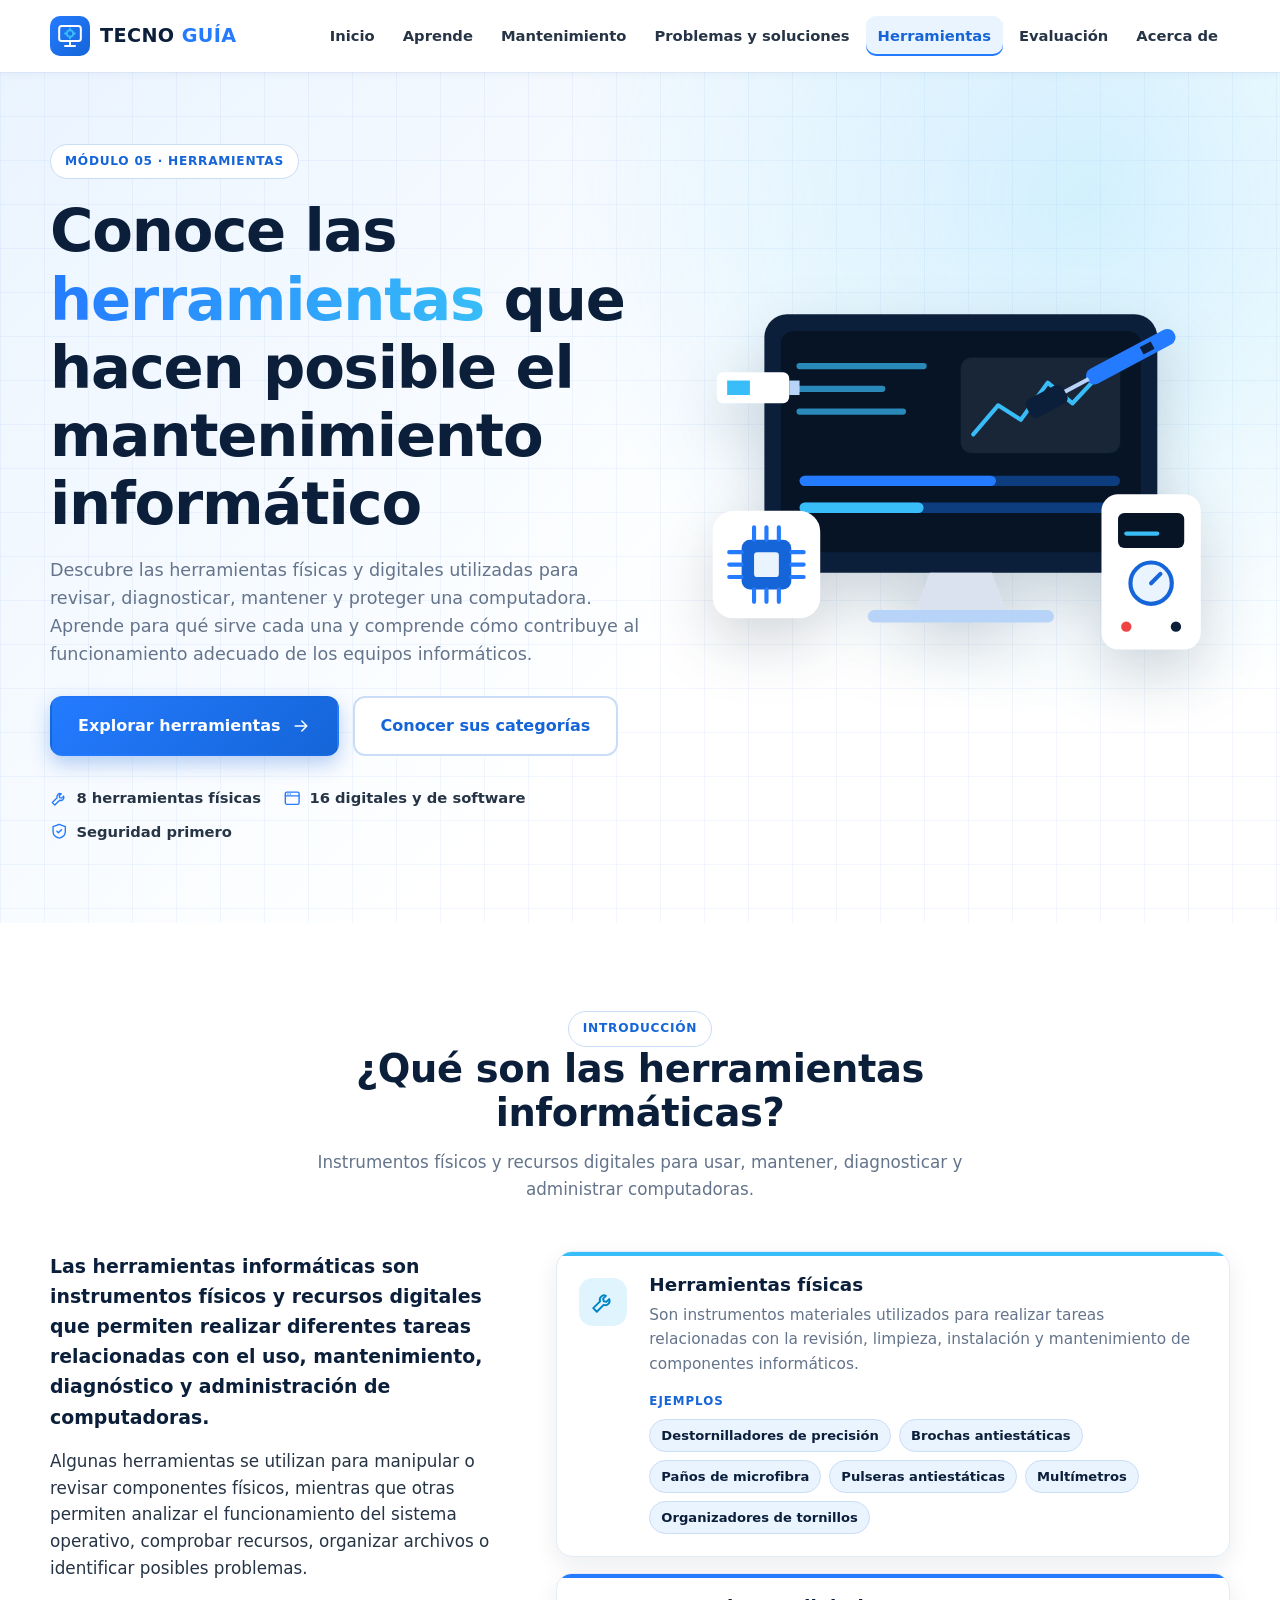
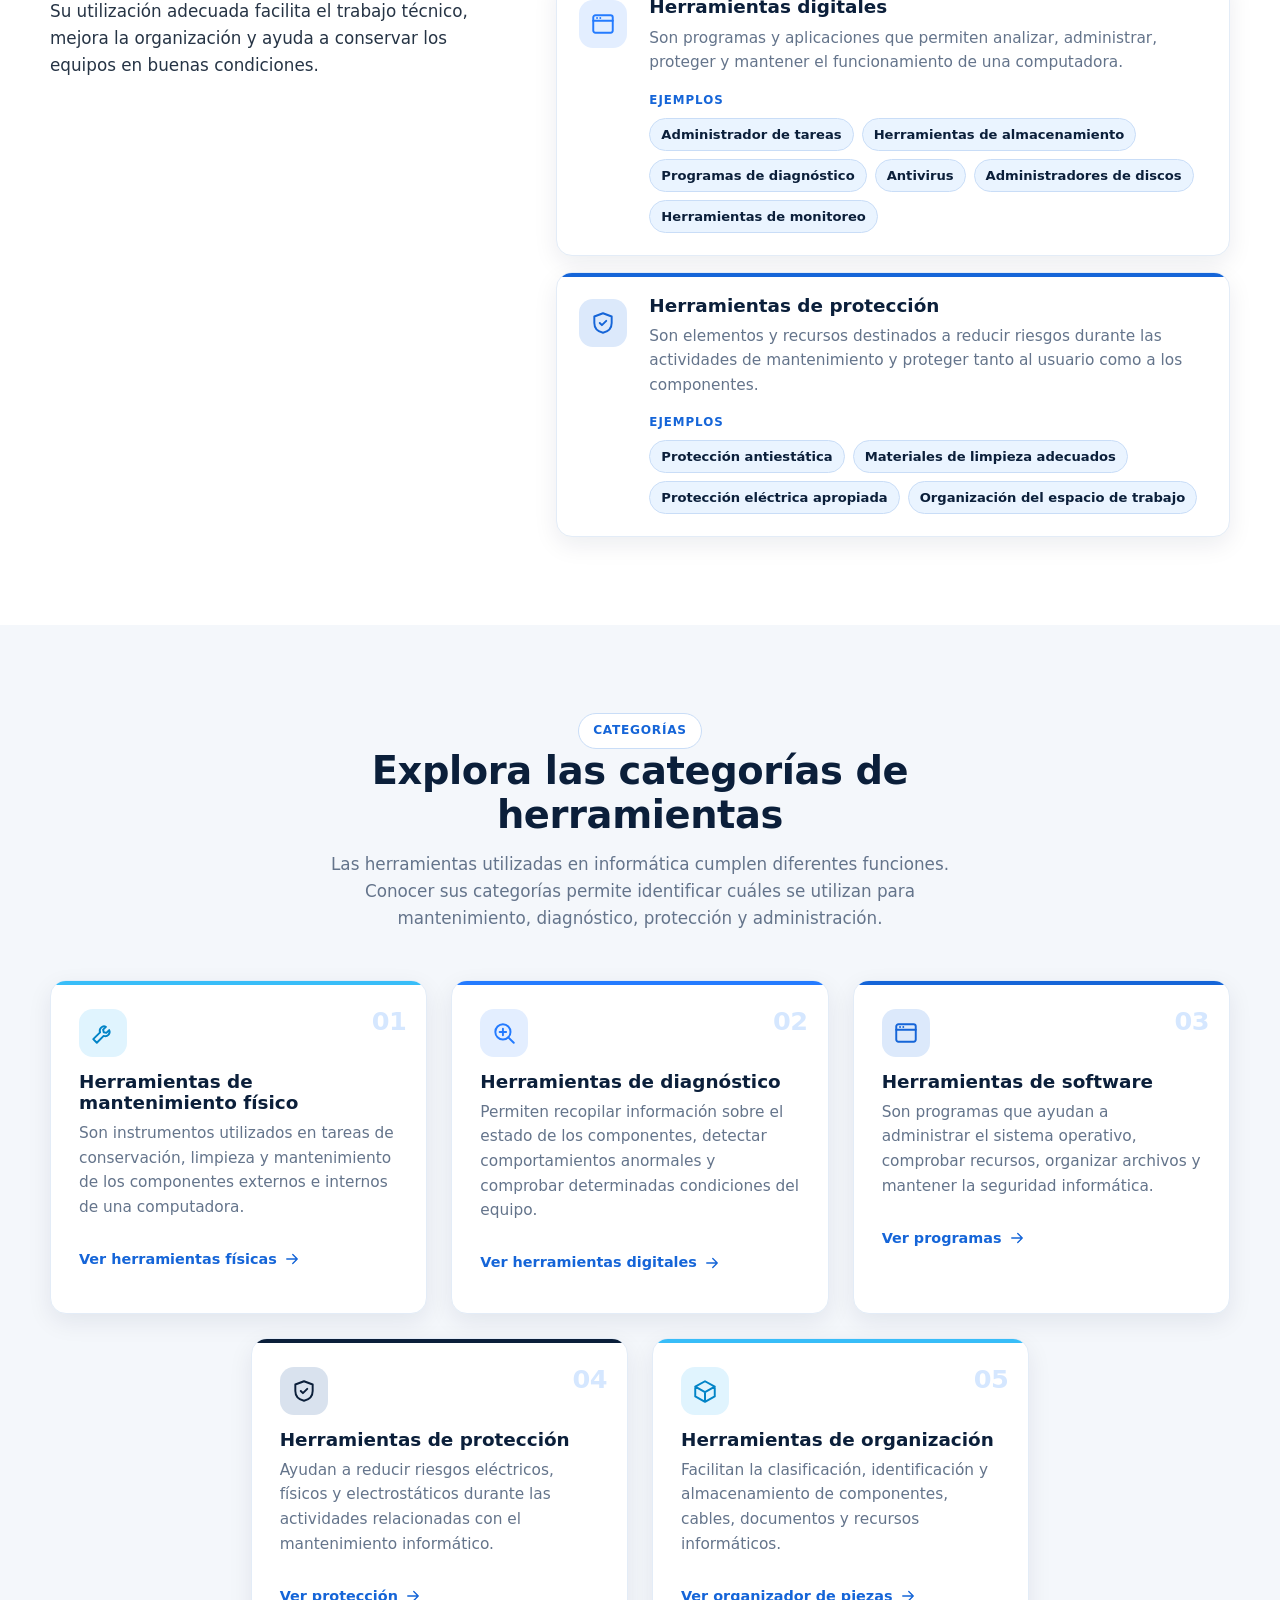
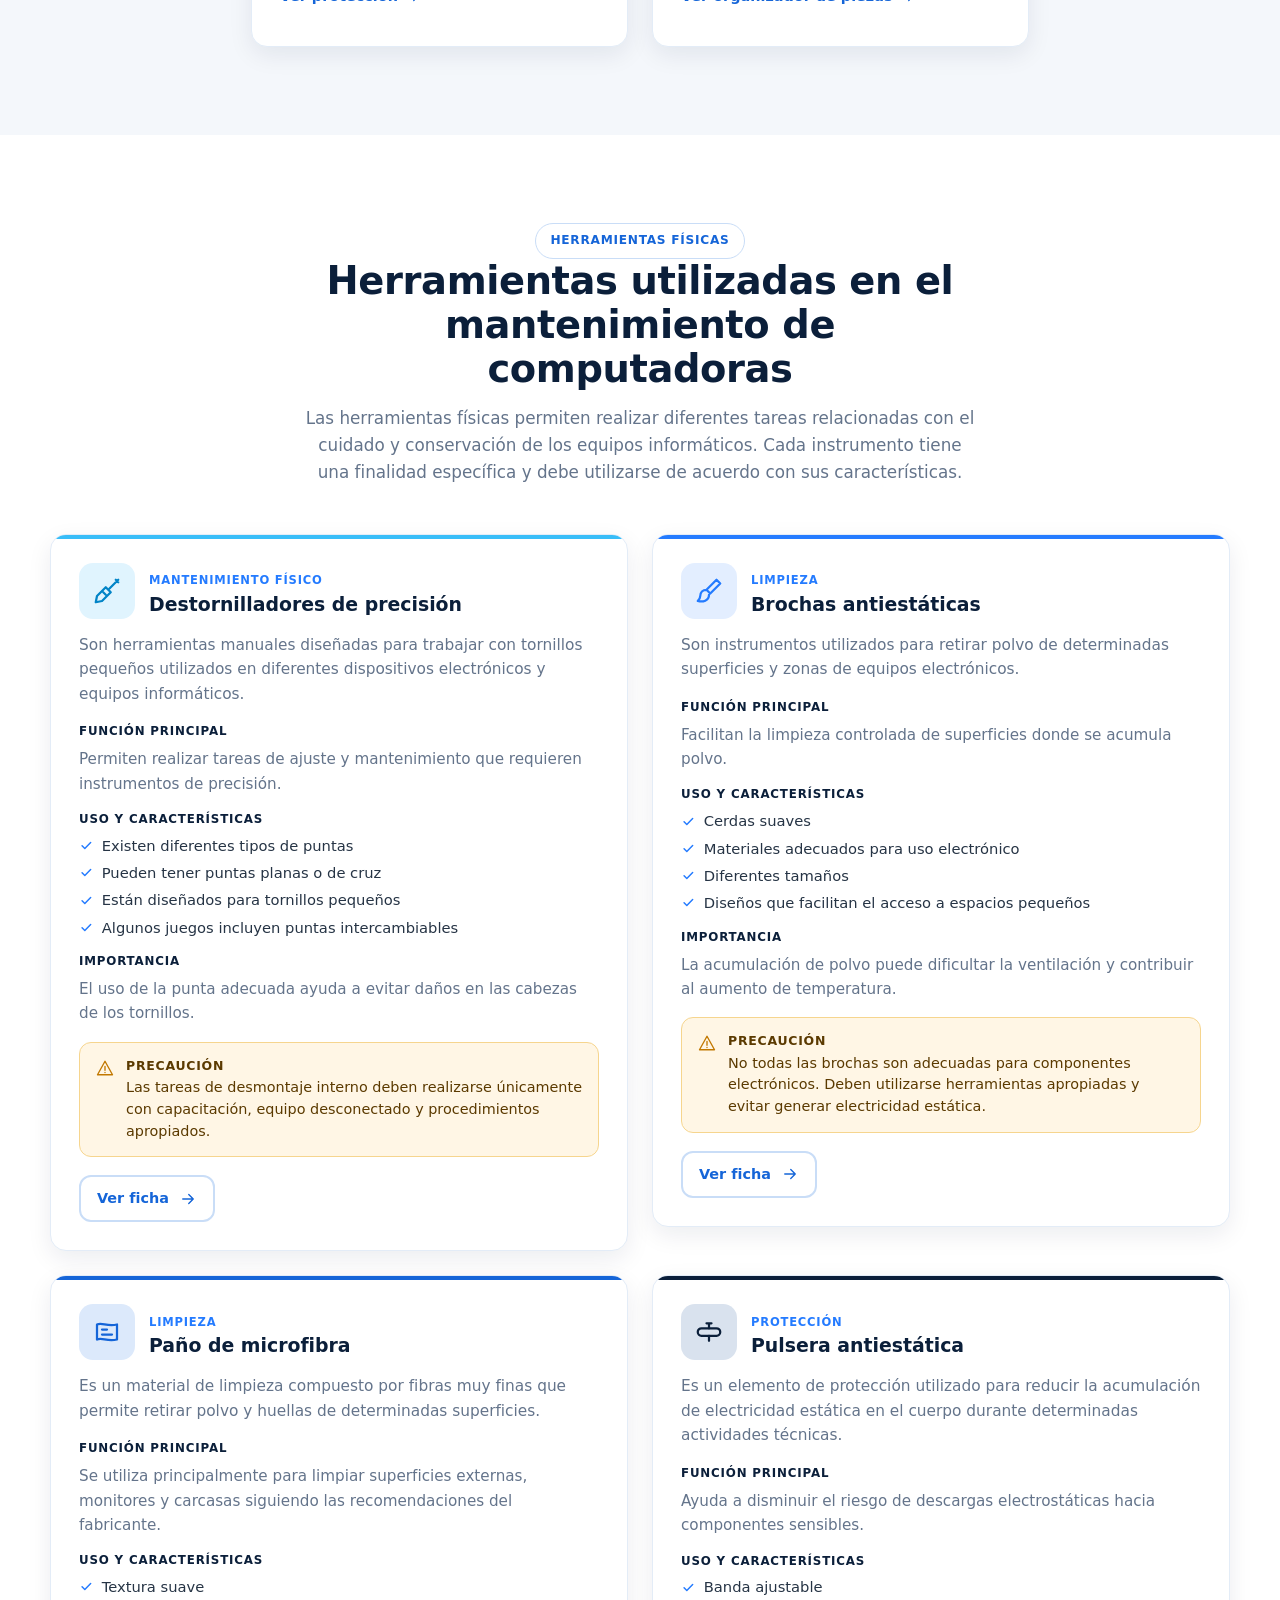
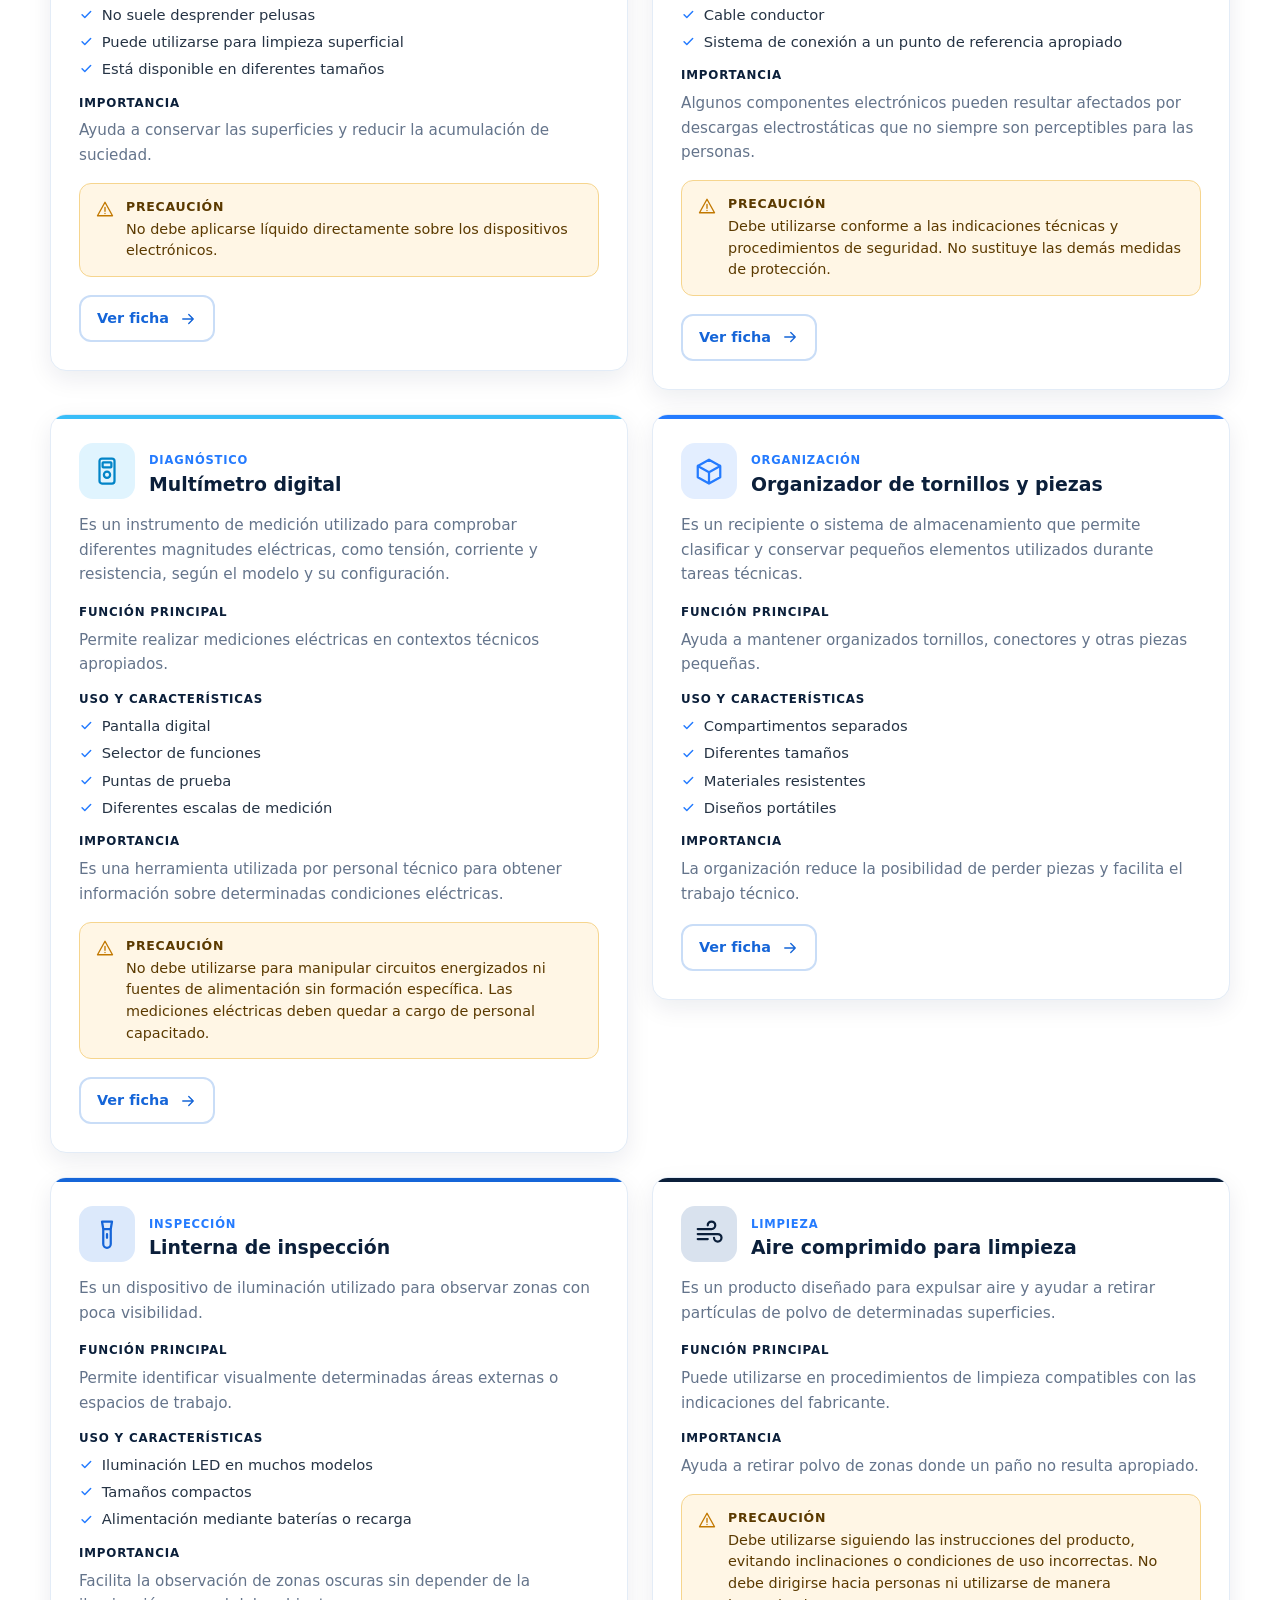
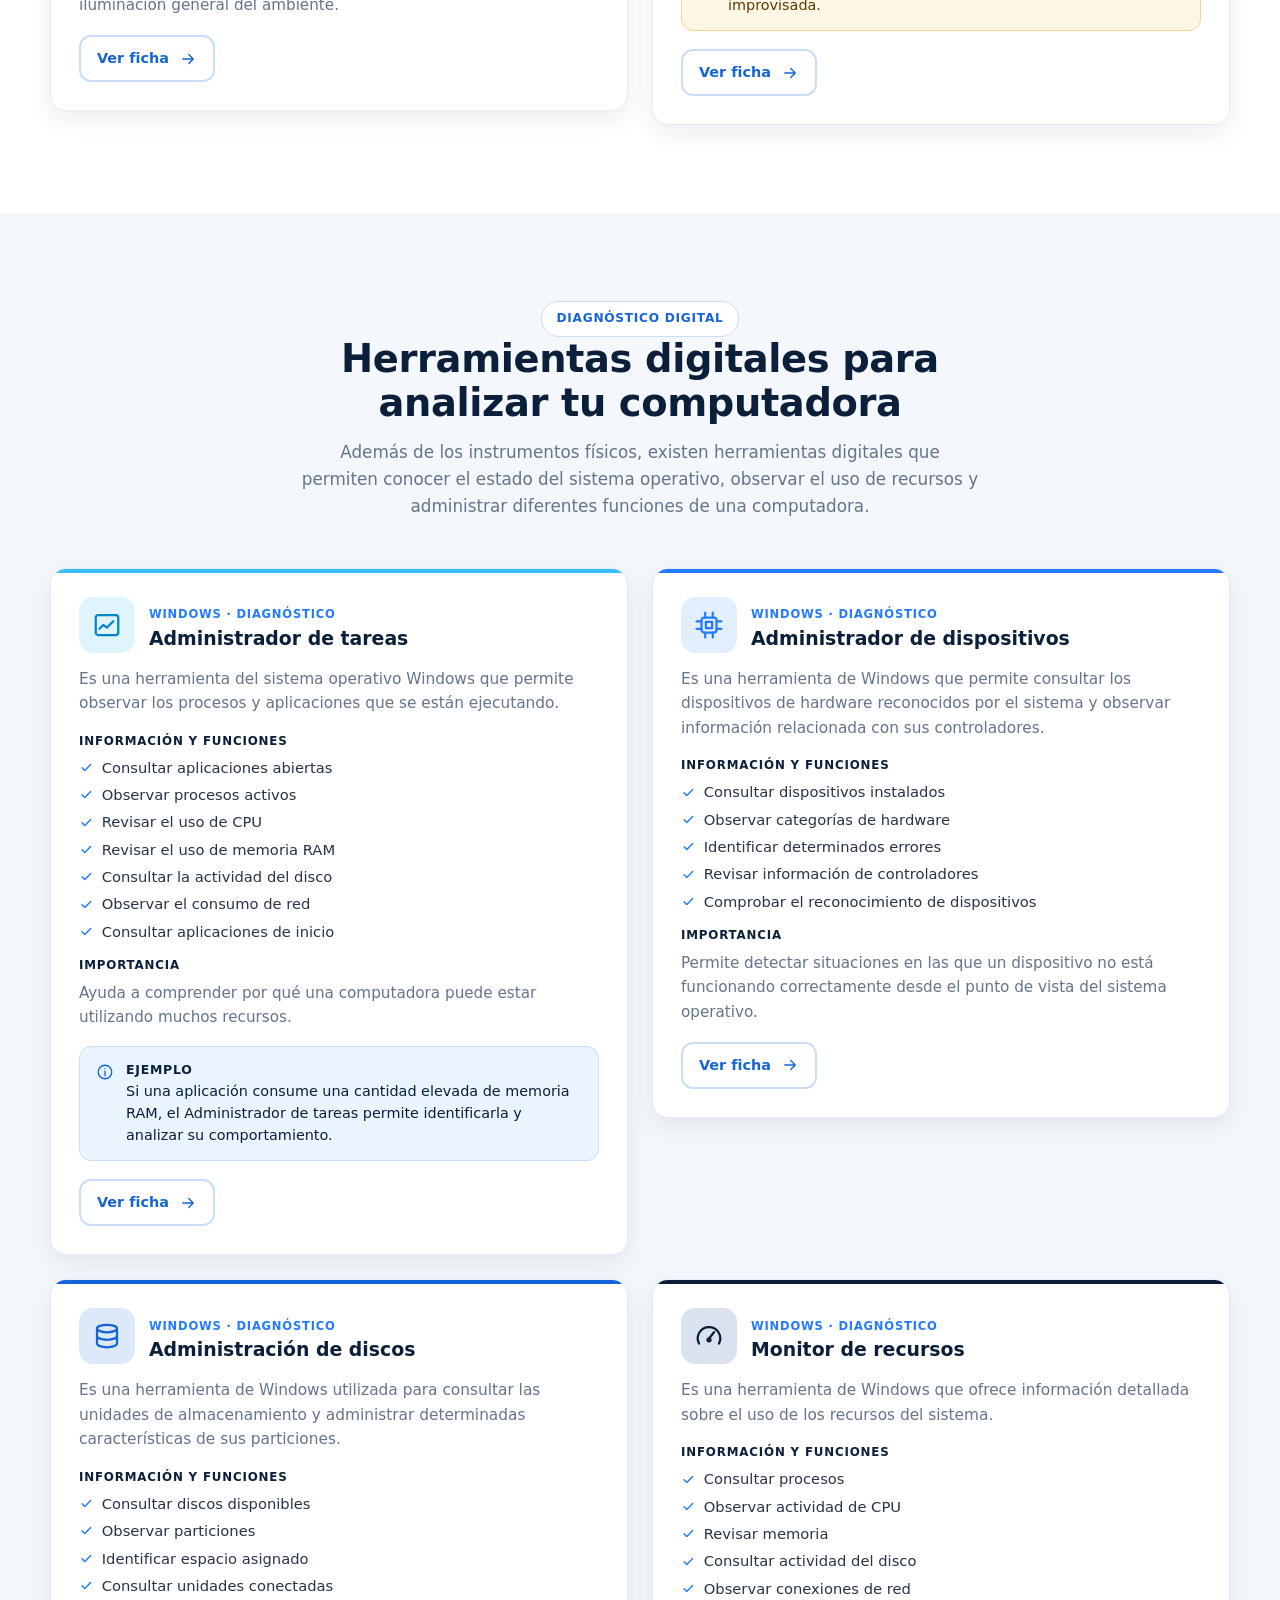
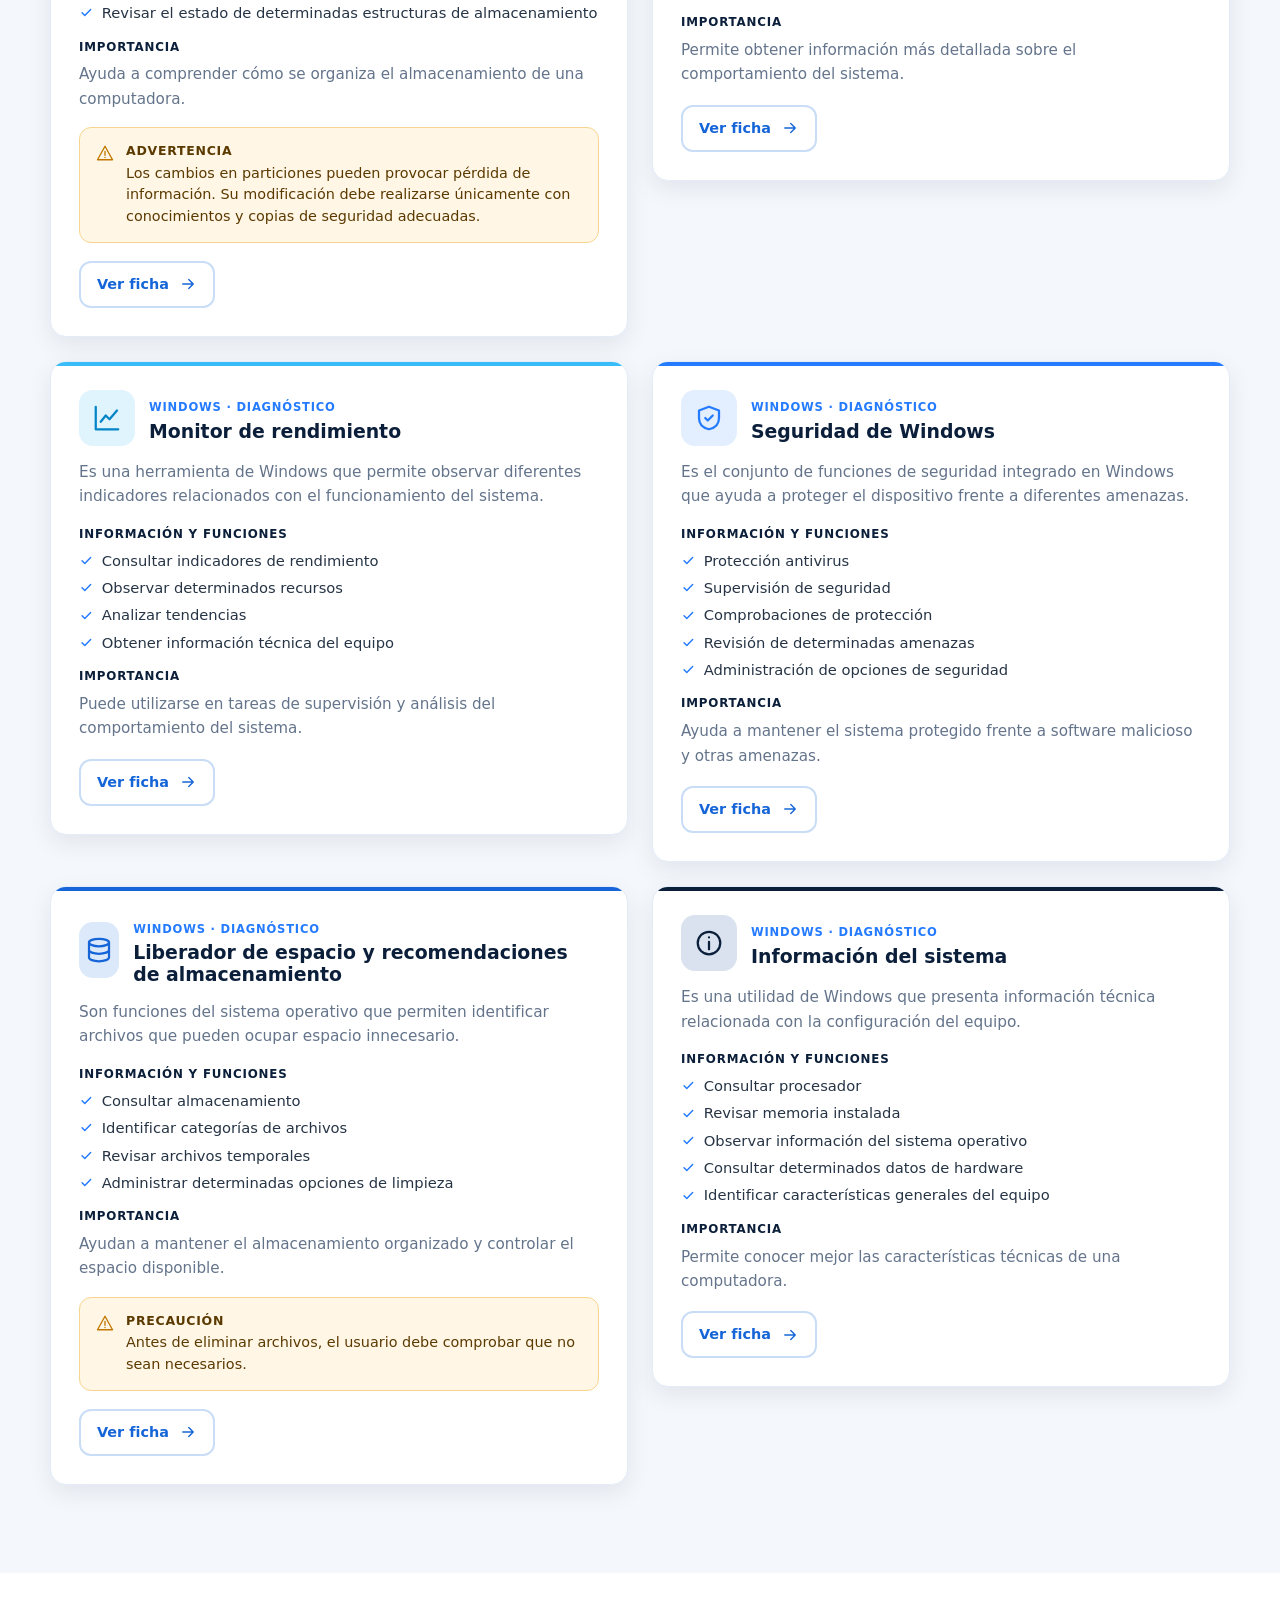
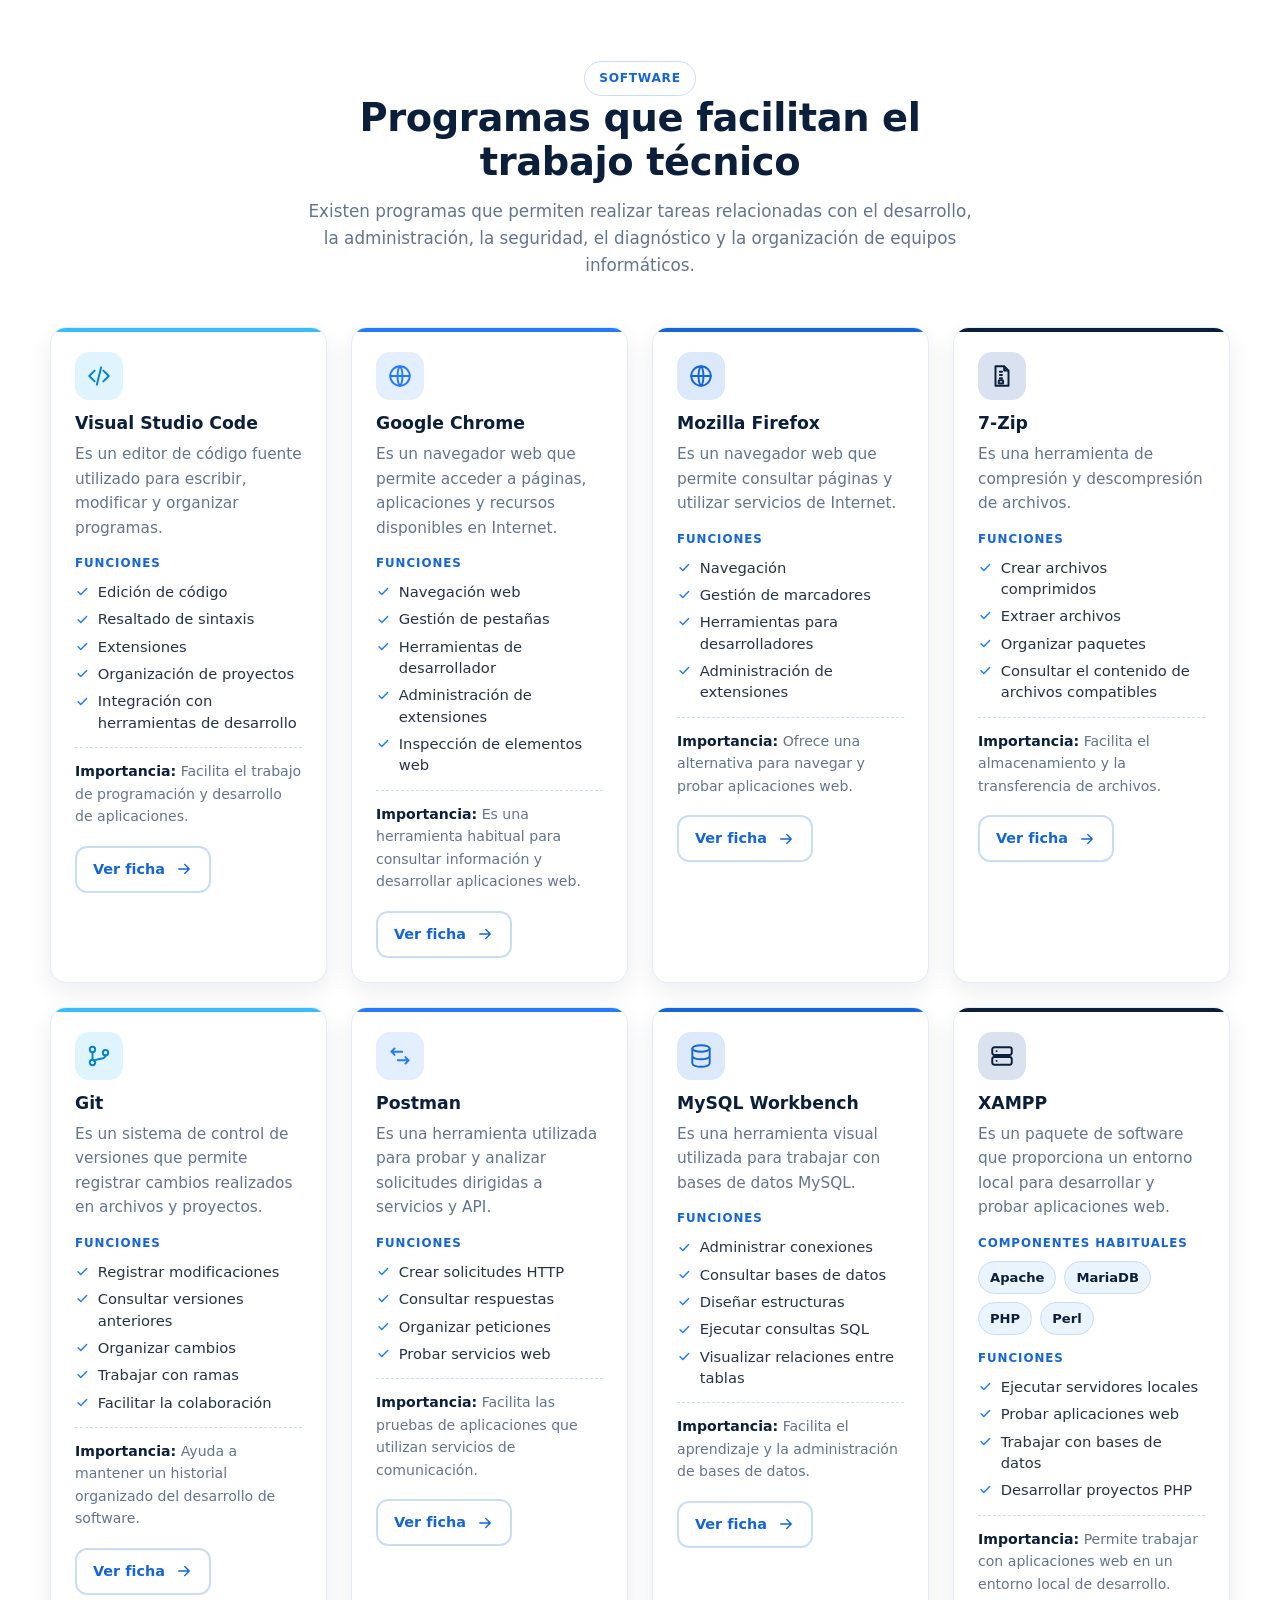
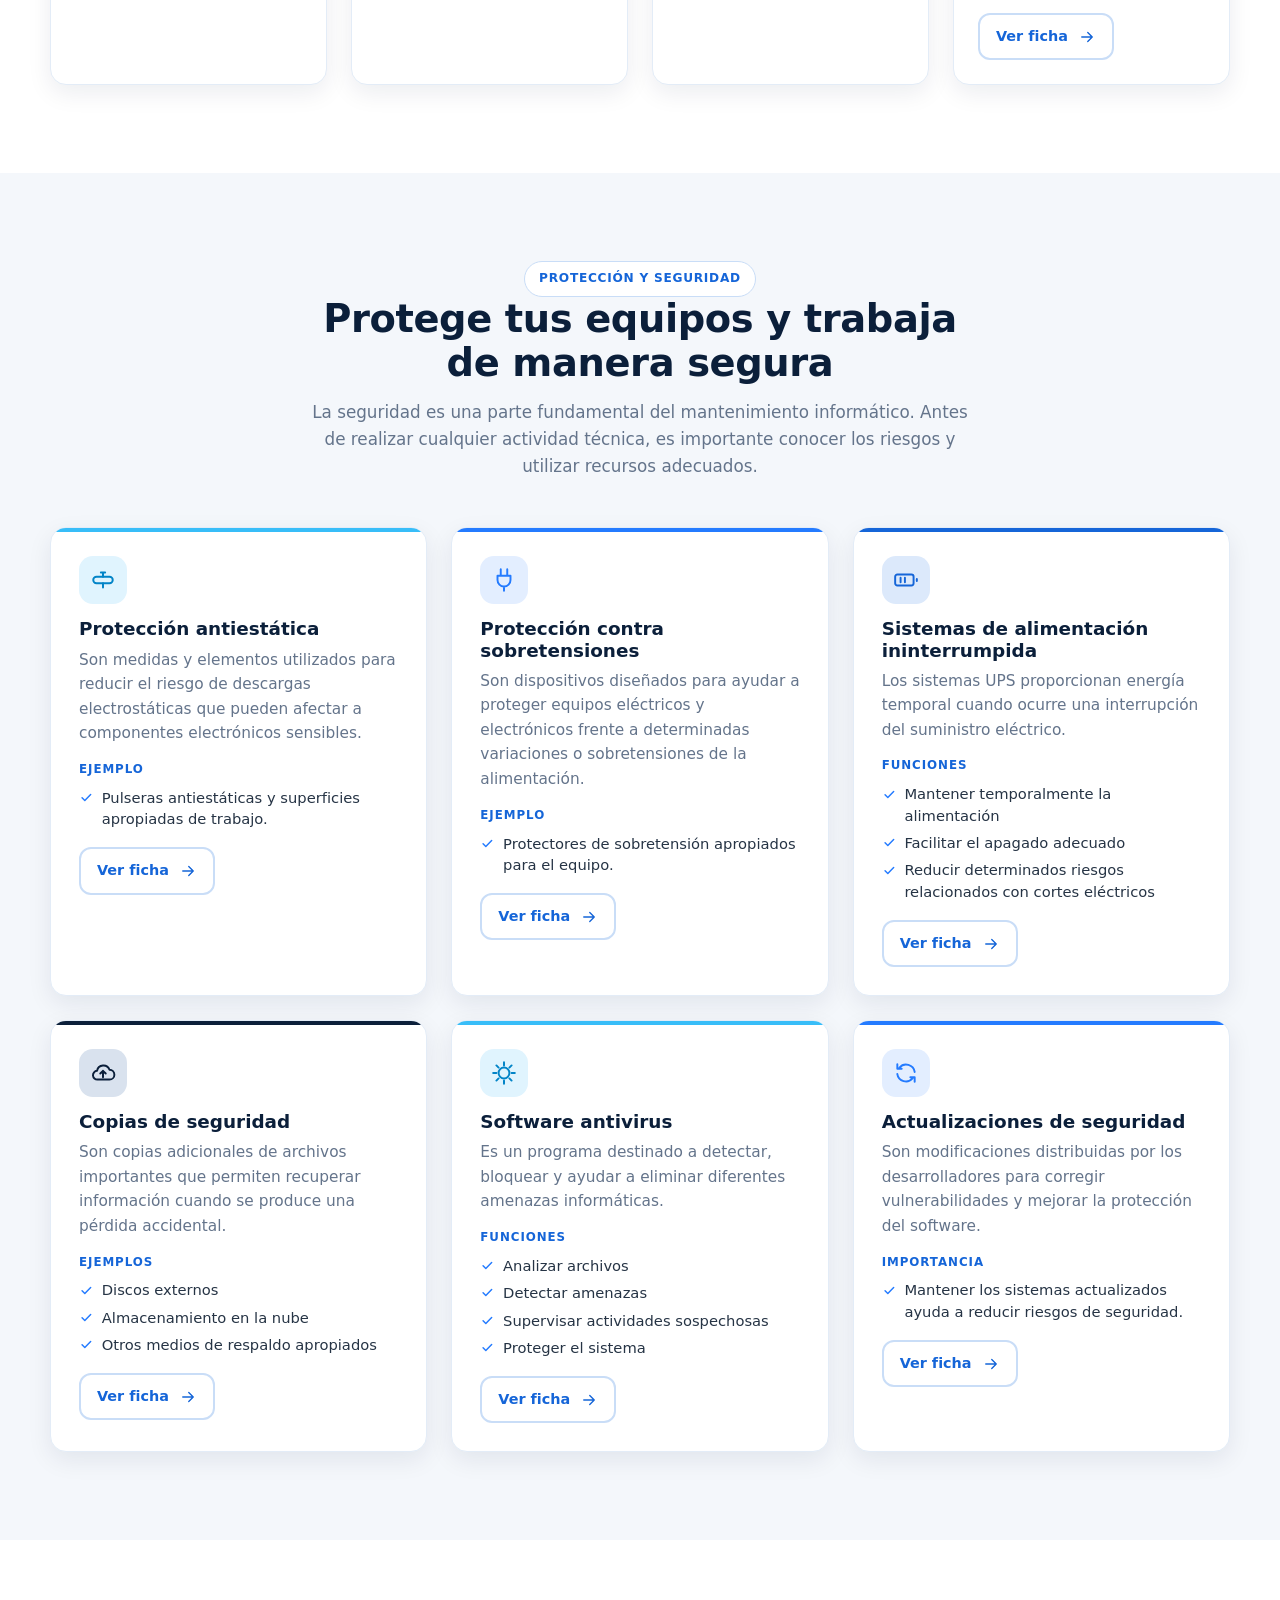
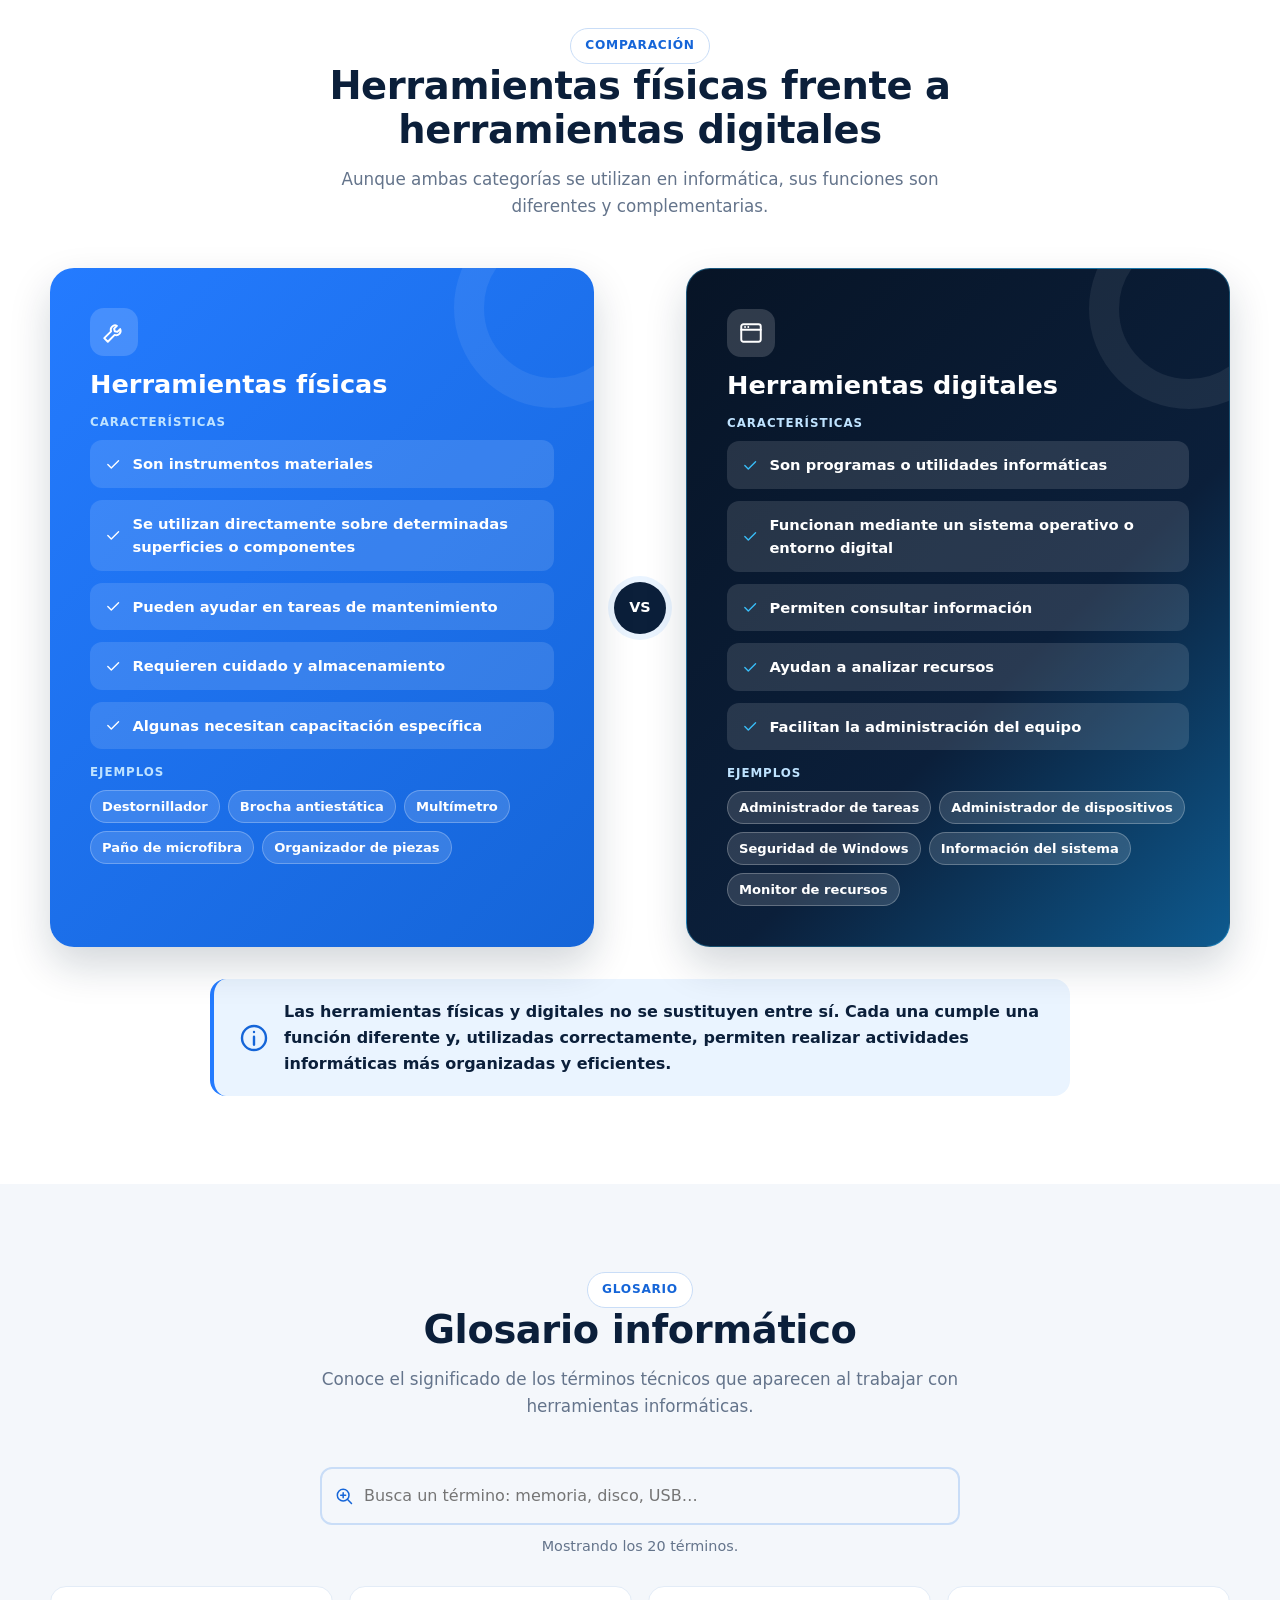
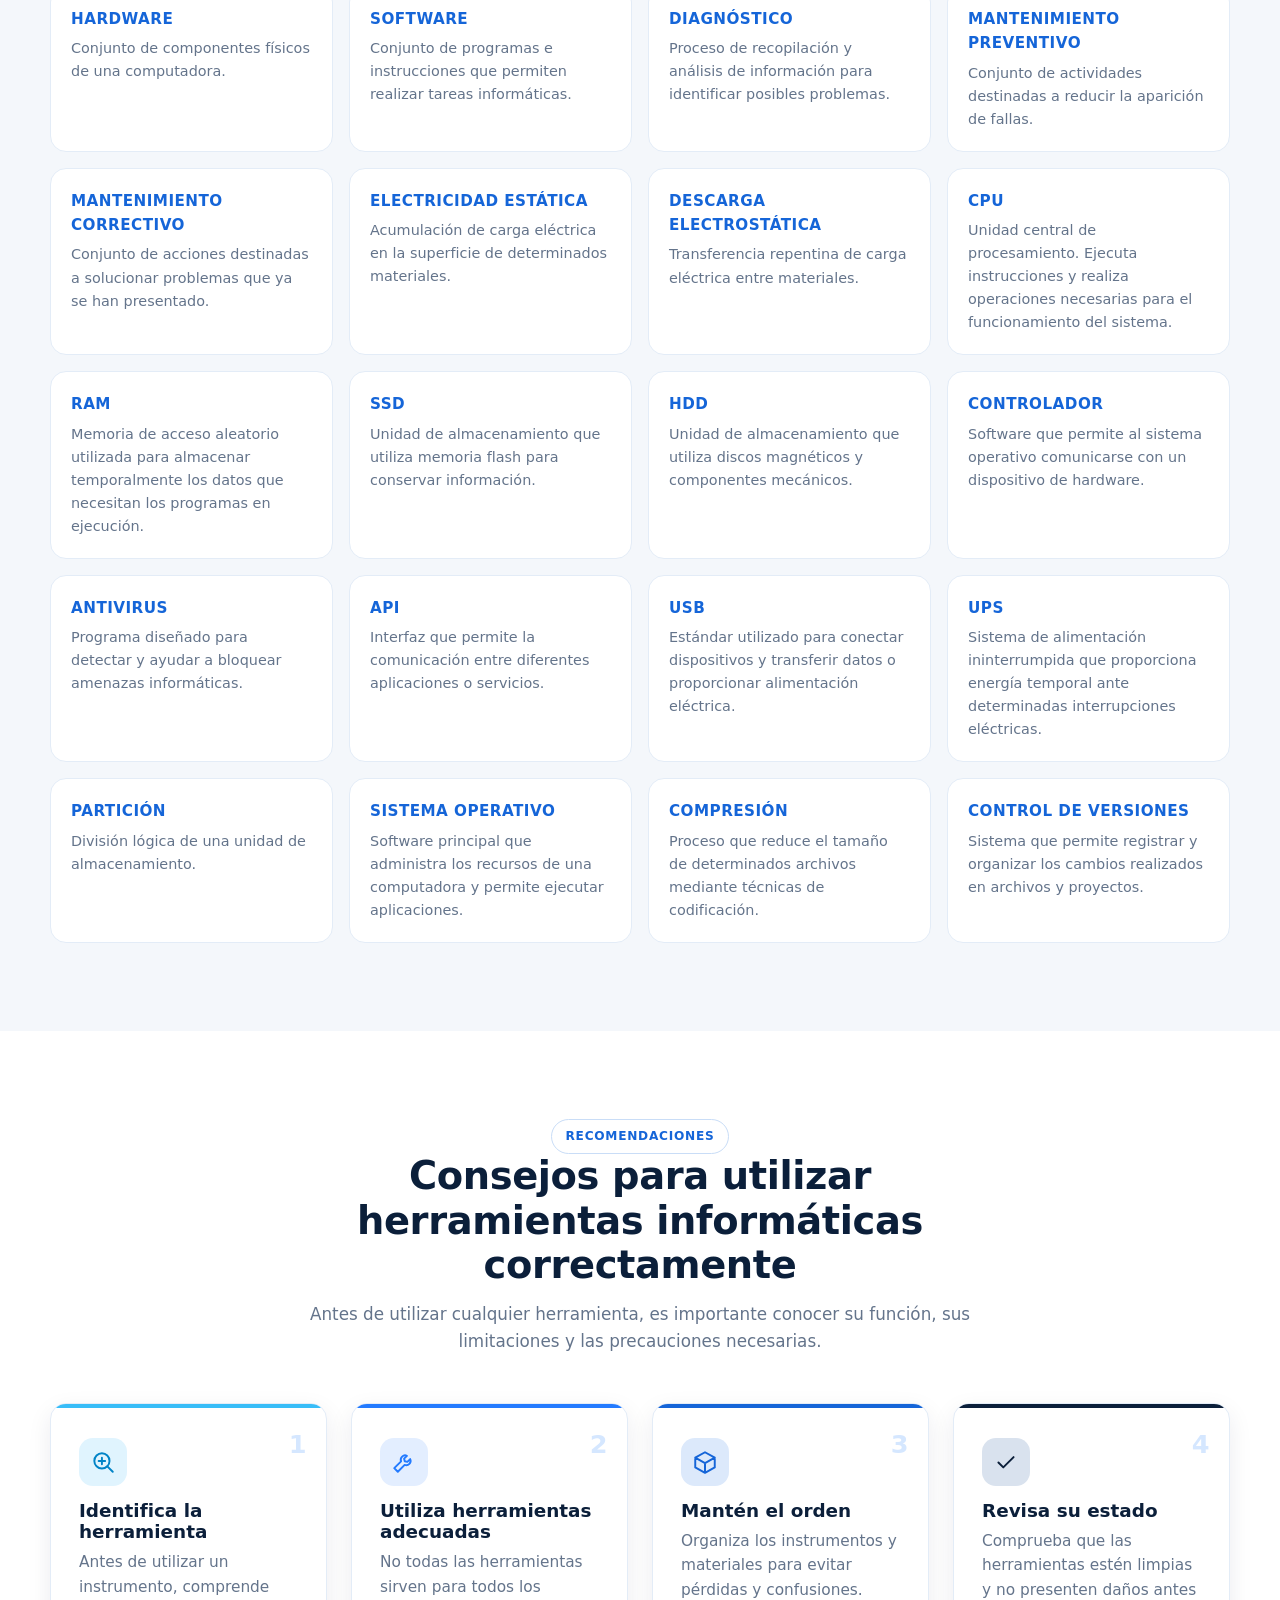
<file: TECNO-GUIA/pages/herramientas.html>
<!DOCTYPE html>
<html lang="es"><head><meta charset="utf-8"><meta name="viewport" content="width=device-width,initial-scale=1">
<title>Herramientas | TECNO GUÍA</title>
<meta name="description" content="Conoce las herramientas físicas y digitales utilizadas en el mantenimiento, diagnóstico y protección de computadoras.">
<!-- Rutas preparadas para la integración (Fase 15): ajustar si cambia la estructura -->
<link rel="stylesheet" href="../css/home.css"><link rel="stylesheet" href="../css/components.css"><link rel="stylesheet" href="../css/responsive.css">
<link rel="stylesheet" href="../css/herramientas.css">
</head><body id="top">
<svg width="0" height="0" style="position:absolute" aria-hidden="true"><defs>
<symbol id="i-tool" viewBox="0 0 24 24"><path d="M14.7 6.3a4 4 0 0 0-5.4 5.1L3 17.7 6.3 21l6.3-6.3a4 4 0 0 0 5.1-5.4l-2.6 2.6-2.4-.6-.6-2.4z"/></symbol>
<symbol id="i-screwdriver" viewBox="0 0 24 24"><path d="M14 10l7-7M19 3l2 2M3 21l5-1 7-7-4-4-7 7zM9 13l2 2"/></symbol>
<symbol id="i-brush" viewBox="0 0 24 24"><path d="M18 3l3 3-8 8-3-3zM10 11c-3 0-5 2-5 5 0 2-1 3-2 4 4 1 9 0 9-5"/></symbol>
<symbol id="i-cloth" viewBox="0 0 24 24"><path d="M4 6c4-2 8 2 16 0v12c-8 2-12-2-16 0zM8 10h4M8 14h8"/></symbol>
<symbol id="i-wrist" viewBox="0 0 24 24"><rect x="3" y="9" width="18" height="6" rx="3"/><path d="M12 9V5m-2 0h4M12 15v4"/></symbol>
<symbol id="i-meter" viewBox="0 0 24 24"><rect x="6" y="2" width="12" height="20" rx="2"/><rect x="8.5" y="5" width="7" height="4" rx=".5"/><circle cx="12" cy="15" r="2.5"/></symbol>
<symbol id="i-box" viewBox="0 0 24 24"><path d="M3 8l9-5 9 5v9l-9 5-9-5zM3 8l9 5 9-5M12 13v9"/></symbol>
<symbol id="i-flash" viewBox="0 0 24 24"><path d="M8 2h8l-1 6H9zM9 8v12a2 2 0 0 0 6 0V8M12 12v3"/></symbol>
<symbol id="i-air" viewBox="0 0 24 24"><path d="M3 8h11a3 3 0 1 0-3-3M3 12h16a3 3 0 1 1-3 3M3 16h8"/></symbol>
<symbol id="i-search" viewBox="0 0 24 24"><circle cx="11" cy="11" r="7"/><path d="M21 21l-5-5M8 11h6M11 8v6"/></symbol>
<symbol id="i-window" viewBox="0 0 24 24"><rect x="3" y="4" width="18" height="16" rx="2"/><path d="M3 9h18M6.5 6.5h.01M9.5 6.5h.01"/></symbol>
<symbol id="i-shield" viewBox="0 0 24 24"><path d="M12 3l8 3v6c0 5-3.5 8-8 9-4.5-1-8-4-8-9V6z"/><path d="M9 12l2 2 4-4"/></symbol>
<symbol id="i-task" viewBox="0 0 24 24"><rect x="3" y="4" width="18" height="16" rx="2"/><path d="M6 15l3-3 3 2 5-5"/></symbol>
<symbol id="i-chip" viewBox="0 0 24 24"><rect x="6" y="6" width="12" height="12" rx="2"/><rect x="9.5" y="9.5" width="5" height="5"/><path d="M9 2v4M15 2v4M9 18v4M15 18v4M2 9h4M2 15h4M18 9h4M18 15h4"/></symbol>
<symbol id="i-disk" viewBox="0 0 24 24"><ellipse cx="12" cy="6" rx="8" ry="3"/><path d="M4 6v6c0 1.7 3.6 3 8 3s8-1.3 8-3V6M4 12v6c0 1.7 3.6 3 8 3s8-1.3 8-3v-6"/></symbol>
<symbol id="i-gauge" viewBox="0 0 24 24"><path d="M4 18a9 9 0 1 1 16 0M12 14l4-5"/><circle cx="12" cy="15" r="1.2"/></symbol>
<symbol id="i-chart" viewBox="0 0 24 24"><path d="M3 3v18h18M7 15l4-5 3 3 6-7"/></symbol>
<symbol id="i-info" viewBox="0 0 24 24"><circle cx="12" cy="12" r="9"/><path d="M12 11v6M12 7.5v.01"/></symbol>
<symbol id="i-code" viewBox="0 0 24 24"><path d="M8 7l-5 5 5 5M16 7l5 5-5 5M14 4l-4 16"/></symbol>
<symbol id="i-globe" viewBox="0 0 24 24"><circle cx="12" cy="12" r="9"/><path d="M3 12h18M12 3c3 3 3 15 0 18M12 3c-3 3-3 15 0 18"/></symbol>
<symbol id="i-zip" viewBox="0 0 24 24"><path d="M6 3h8l4 4v14H6zM14 3v4h4M10 8h2M10 11h2M10 14h2"/><rect x="9" y="16" width="4" height="3" rx=".5"/></symbol>
<symbol id="i-git" viewBox="0 0 24 24"><circle cx="6" cy="6" r="2.5"/><circle cx="6" cy="18" r="2.5"/><circle cx="18" cy="9" r="2.5"/><path d="M6 8.5v7M18 11.5c0 4-6 2-10.5 5"/></symbol>
<symbol id="i-api" viewBox="0 0 24 24"><path d="M4 8h10M4 8l3-3M4 8l3 3M20 16H10M20 16l-3-3M20 16l-3 3"/></symbol>
<symbol id="i-db" viewBox="0 0 24 24"><ellipse cx="12" cy="5" rx="8" ry="3"/><path d="M4 5v14c0 1.7 3.6 3 8 3s8-1.3 8-3V5M4 12c0 1.7 3.6 3 8 3s8-1.3 8-3"/></symbol>
<symbol id="i-server" viewBox="0 0 24 24"><rect x="3" y="4" width="18" height="7" rx="2"/><rect x="3" y="13" width="18" height="7" rx="2"/><path d="M7 7.5h.01M7 16.5h.01"/></symbol>
<symbol id="i-plug" viewBox="0 0 24 24"><path d="M9 2v6M15 2v6M6 8h12v4a6 6 0 0 1-12 0zM12 18v4"/></symbol>
<symbol id="i-battery" viewBox="0 0 24 24"><rect x="2" y="7" width="17" height="10" rx="2"/><path d="M22 11v2M7 10v4M11 10v4"/></symbol>
<symbol id="i-backup" viewBox="0 0 24 24"><path d="M7 18a4 4 0 0 1-.5-8A6 6 0 0 1 18 9a4.5 4.5 0 0 1 0 9zM12 16v-6M9.5 12.5L12 10l2.5 2.5"/></symbol>
<symbol id="i-virus" viewBox="0 0 24 24"><circle cx="12" cy="12" r="5"/><path d="M12 2v3M12 19v3M2 12h3M19 12h3M5 5l2 2M17 17l2 2M19 5l-2 2M7 17l-2 2"/></symbol>
<symbol id="i-update" viewBox="0 0 24 24"><path d="M20 11a8 8 0 0 0-14-4M4 4v4h4M4 13a8 8 0 0 0 14 4M20 20v-4h-4"/></symbol>
<symbol id="i-check" viewBox="0 0 24 24"><path d="M5 12.5l4.5 4.5L19 7.5"/></symbol>
<symbol id="i-alert" viewBox="0 0 24 24"><path d="M12 3l10 18H2zM12 10v5M12 18v.01"/></symbol>
<symbol id="i-book" viewBox="0 0 24 24"><path d="M4 5a2 2 0 0 1 2-2h13v16H6a2 2 0 0 0-2 2zM4 19V5M8 7h7"/></symbol>
<symbol id="i-help" viewBox="0 0 24 24"><circle cx="12" cy="12" r="9"/><path d="M9.5 9.5a2.5 2.5 0 1 1 3.5 2.3c-.7.4-1 1-1 1.7M12 17v.01"/></symbol>
<symbol id="i-x" viewBox="0 0 24 24"><path d="M6 6l12 12M18 6L6 18"/></symbol>
<symbol id="i-arrow" viewBox="0 0 24 24"><path d="M5 12h14M13 6l6 6-6 6"/></symbol>
<symbol id="i-logo" viewBox="0 0 32 32"><rect x="3" y="3" width="26" height="26" rx="8" fill="#247BFF" stroke="none"/><path d="M10 12h12M16 12v10M11 22h10" stroke="#fff" stroke-width="2.4" fill="none"/></symbol>
</defs></svg>
<header class="navbar"><div class="container navbar__inner"><a class="brand" href="#top" aria-label="TECNO GUÍA"><img src="../assets/icons/logo.svg" alt="" width="40" height="40"><span class="brand__name">TECNO <b>GUÍA</b></span></a>
<nav class="nav" id="nav" aria-label="Principal"><a class="nav__link" href="../index.html">Inicio</a><a class="nav__link" href="aprende.html">Aprende</a><a class="nav__link" href="mantenimiento.html">Mantenimiento</a><a class="nav__link" href="problemas.html">Problemas y soluciones</a><a class="nav__link is-active" href="#top" aria-current=page>Herramientas</a><a class="nav__link" href="evaluacion.html">Evaluación</a><a class="nav__link" href="acerca-de.html">Acerca de</a></nav></div></header>
<main>
<section class="hero hr-hero"><div class="hero__bg"></div><div class="container hero__grid">
<div><span class="tag">MÓDULO 05 · HERRAMIENTAS</span>
<h1>Conoce las <span class="grad">herramientas</span> que hacen posible el mantenimiento informático</h1>
<p class="lead">Descubre las herramientas físicas y digitales utilizadas para revisar, diagnosticar, mantener y proteger una computadora. Aprende para qué sirve cada una y comprende cómo contribuye al funcionamiento adecuado de los equipos informáticos.</p>
<div class="btn-row"><a class="btn btn--primary btn--lg" href="#fisicas">Explorar herramientas <svg class="ico"><use href="#i-arrow"/></svg></a><a class="btn btn--ghost btn--lg" href="#categorias">Conocer sus categorías</a></div>
<ul class="hero__points"><li><svg class="ico"><use href="#i-tool"/></svg>8 herramientas físicas</li><li><svg class="ico"><use href="#i-window"/></svg>16 digitales y de software</li><li><svg class="ico"><use href="#i-shield"/></svg>Seguridad primero</li></ul></div>
<div class="hero__art" aria-hidden="true"><svg viewBox="0 0 520 420" fill="none">
<rect x="70" y="40" width="380" height="250" rx="22" fill="#0B1F3A"/><rect x="86" y="56" width="348" height="214" rx="12" fill="#071426"/>
<path d="M104 90h120M104 112h80M104 134h100" stroke="#38BDF8" stroke-width="6" stroke-linecap="round" opacity=".7"/>
<rect x="260" y="82" width="154" height="92" rx="10" fill="#EAF4FF" opacity=".08" stroke="#38BDF8" stroke-opacity=".5"/>
<path d="M272 156l24-28 22 14 26-36 24 20 30-32" stroke="#38BDF8" stroke-width="4" fill="none" stroke-linecap="round" stroke-linejoin="round"/>
<rect x="104" y="196" width="310" height="10" rx="5" fill="#1565D8" opacity=".5"/><rect x="104" y="196" width="190" height="10" rx="5" fill="#247BFF"/>
<rect x="104" y="222" width="310" height="10" rx="5" fill="#1565D8" opacity=".5"/><rect x="104" y="222" width="120" height="10" rx="5" fill="#38BDF8"/>
<path d="M230 290h60l14 36H216z" fill="#D9E2EE"/><rect x="170" y="326" width="180" height="12" rx="6" fill="#B7D3F7"/>
<g class="float"><rect x="20" y="230" width="104" height="104" rx="20" fill="#fff"/><rect x="48" y="258" width="48" height="48" rx="8" fill="#1565D8"/><rect x="60" y="270" width="24" height="24" rx="3" fill="#EAF4FF"/>
<path d="M60 246v12M72 246v12M84 246v12M60 306v12M72 306v12M84 306v12M36 270h12M36 282h12M36 294h12M96 270h12M96 282h12M96 294h12" stroke="#247BFF" stroke-width="4" stroke-linecap="round"/></g>
<g class="float" style="animation-delay:-2s"><rect x="396" y="214" width="96" height="150" rx="16" fill="#fff"/><rect x="412" y="232" width="64" height="34" rx="6" fill="#071426"/><path d="M420 252h30" stroke="#38BDF8" stroke-width="4" stroke-linecap="round"/>
<circle cx="444" cy="300" r="20" fill="#EAF4FF" stroke="#1565D8" stroke-width="4"/><path d="M444 300l9-9" stroke="#1565D8" stroke-width="4" stroke-linecap="round"/><circle cx="420" cy="342" r="5" fill="#ef4444"/><circle cx="468" cy="342" r="5" fill="#0B1F3A"/></g>
<g transform="rotate(-28 420 90)"><rect x="380" y="76" width="96" height="16" rx="8" fill="#247BFF"/><rect x="440" y="80" width="12" height="8" fill="#0B1F3A"/><rect x="352" y="82" width="30" height="4" fill="#B7D3F7"/><rect x="316" y="74" width="40" height="20" rx="6" fill="#0B1F3A"/></g>
<g class="float" style="animation-delay:-1s"><rect x="24" y="96" width="70" height="30" rx="6" fill="#fff"/><rect x="34" y="104" width="22" height="14" fill="#38BDF8"/><rect x="94" y="104" width="10" height="14" fill="#B7D3F7"/></g>
</svg></div></div></section>
<section class="section" id="intro"><div class="container"><div class="section__head reveal-none"><span class=tag>INTRODUCCIÓN</span><h2 class="section__title">¿Qué son las herramientas informáticas?</h2><p class="section__text">Instrumentos físicos y recursos digitales para usar, mantener, diagnosticar y administrar computadoras.</p></div><div class="hr-intro"><div class="hr-prose"><p>Las herramientas informáticas son instrumentos físicos y recursos digitales que permiten realizar diferentes tareas relacionadas con el uso, mantenimiento, diagnóstico y administración de computadoras.</p><p>Algunas herramientas se utilizan para manipular o revisar componentes físicos, mientras que otras permiten analizar el funcionamiento del sistema operativo, comprobar recursos, organizar archivos o identificar posibles problemas.</p><p>Su utilización adecuada facilita el trabajo técnico, mejora la organización y ayuda a conservar los equipos en buenas condiciones.</p></div><div class="hr-intro__cards"><article class="card tone-1"><div class="icon-box tone-1"><svg class="ico"><use href="#i-tool"/></svg></div><h3>Herramientas físicas</h3><p>Son instrumentos materiales utilizados para realizar tareas relacionadas con la revisión, limpieza, instalación y mantenimiento de componentes informáticos.</p><span class="hr-sub">Ejemplos</span><ul class="hr-chips"><li>Destornilladores de precisión</li><li>Brochas antiestáticas</li><li>Paños de microfibra</li><li>Pulseras antiestáticas</li><li>Multímetros</li><li>Organizadores de tornillos</li></ul></article><article class="card tone-2"><div class="icon-box tone-2"><svg class="ico"><use href="#i-window"/></svg></div><h3>Herramientas digitales</h3><p>Son programas y aplicaciones que permiten analizar, administrar, proteger y mantener el funcionamiento de una computadora.</p><span class="hr-sub">Ejemplos</span><ul class="hr-chips"><li>Administrador de tareas</li><li>Herramientas de almacenamiento</li><li>Programas de diagnóstico</li><li>Antivirus</li><li>Administradores de discos</li><li>Herramientas de monitoreo</li></ul></article><article class="card tone-3"><div class="icon-box tone-3"><svg class="ico"><use href="#i-shield"/></svg></div><h3>Herramientas de protección</h3><p>Son elementos y recursos destinados a reducir riesgos durante las actividades de mantenimiento y proteger tanto al usuario como a los componentes.</p><span class="hr-sub">Ejemplos</span><ul class="hr-chips"><li>Protección antiestática</li><li>Materiales de limpieza adecuados</li><li>Protección eléctrica apropiada</li><li>Organización del espacio de trabajo</li></ul></article></div></div></div></section>

<section class="section section--soft" id="categorias"><div class="container"><div class="section__head reveal-none"><span class=tag>CATEGORÍAS</span><h2 class="section__title">Explora las categorías de herramientas</h2><p class="section__text">Las herramientas utilizadas en informática cumplen diferentes funciones. Conocer sus categorías permite identificar cuáles se utilizan para mantenimiento, diagnóstico, protección y administración.</p></div><div class="hr-cats"><article class="card tone-1 hr-catcard" data-target="fisicas"><span class="hr-num">01</span><div class="icon-box tone-1"><svg class="ico"><use href="#i-tool"/></svg></div><h3>Herramientas de mantenimiento físico</h3><p>Son instrumentos utilizados en tareas de conservación, limpieza y mantenimiento de los componentes externos e internos de una computadora.</p><a class="more hr-catlink" href="#fisicas">Ver herramientas físicas <svg class="ico"><use href="#i-arrow"/></svg></a></article><article class="card tone-2 hr-catcard" data-target="digitales"><span class="hr-num">02</span><div class="icon-box tone-2"><svg class="ico"><use href="#i-search"/></svg></div><h3>Herramientas de diagnóstico</h3><p>Permiten recopilar información sobre el estado de los componentes, detectar comportamientos anormales y comprobar determinadas condiciones del equipo.</p><a class="more hr-catlink" href="#digitales">Ver herramientas digitales <svg class="ico"><use href="#i-arrow"/></svg></a></article><article class="card tone-3 hr-catcard" data-target="software"><span class="hr-num">03</span><div class="icon-box tone-3"><svg class="ico"><use href="#i-window"/></svg></div><h3>Herramientas de software</h3><p>Son programas que ayudan a administrar el sistema operativo, comprobar recursos, organizar archivos y mantener la seguridad informática.</p><a class="more hr-catlink" href="#software">Ver programas <svg class="ico"><use href="#i-arrow"/></svg></a></article><article class="card tone-4 hr-catcard" data-target="proteccion"><span class="hr-num">04</span><div class="icon-box tone-4"><svg class="ico"><use href="#i-shield"/></svg></div><h3>Herramientas de protección</h3><p>Ayudan a reducir riesgos eléctricos, físicos y electrostáticos durante las actividades relacionadas con el mantenimiento informático.</p><a class="more hr-catlink" href="#proteccion">Ver protección <svg class="ico"><use href="#i-arrow"/></svg></a></article><article class="card tone-1 hr-catcard" data-target="fisicas"><span class="hr-num">05</span><div class="icon-box tone-1"><svg class="ico"><use href="#i-box"/></svg></div><h3>Herramientas de organización</h3><p>Facilitan la clasificación, identificación y almacenamiento de componentes, cables, documentos y recursos informáticos.</p><a class="more hr-catlink" href="#fisicas">Ver organizador de piezas <svg class="ico"><use href="#i-arrow"/></svg></a></article></div></div></section>

<section class="section" id="fisicas"><div class="container"><div class="section__head reveal-none"><span class=tag>HERRAMIENTAS FÍSICAS</span><h2 class="section__title">Herramientas utilizadas en el mantenimiento de computadoras</h2><p class="section__text">Las herramientas físicas permiten realizar diferentes tareas relacionadas con el cuidado y conservación de los equipos informáticos. Cada instrumento tiene una finalidad específica y debe utilizarse de acuerdo con sus características.</p></div><div class="grid grid--2 hr-tools"><article class="card hr-tool tone-1" data-ficha-card="fis-0"><div class="hr-tool__top"><div class="icon-box tone-1"><svg class="ico"><use href="#i-screwdriver"/></svg></div><div><span class="hr-cat">Mantenimiento físico</span><h3>Destornilladores de precisión</h3></div></div><p>Son herramientas manuales diseñadas para trabajar con tornillos pequeños utilizados en diferentes dispositivos electrónicos y equipos informáticos.</p><dl class="hr-dl"><dt>Función principal</dt><dd>Permiten realizar tareas de ajuste y mantenimiento que requieren instrumentos de precisión.</dd><dt>Uso y características</dt><dd><ul class="hr-list"><li><svg class="ico"><use href="#i-check"/></svg><span>Existen diferentes tipos de puntas</span></li><li><svg class="ico"><use href="#i-check"/></svg><span>Pueden tener puntas planas o de cruz</span></li><li><svg class="ico"><use href="#i-check"/></svg><span>Están diseñados para tornillos pequeños</span></li><li><svg class="ico"><use href="#i-check"/></svg><span>Algunos juegos incluyen puntas intercambiables</span></li></ul></dd><dt>Importancia</dt><dd>El uso de la punta adecuada ayuda a evitar daños en las cabezas de los tornillos.</dd></dl><div class="hr-warn"><svg class="ico"><use href="#i-alert"/></svg><div><b>Precaución</b><span>Las tareas de desmontaje interno deben realizarse únicamente con capacitación, equipo desconectado y procedimientos apropiados.</span></div></div><button type="button" class="btn btn--ghost btn--sm hr-more" data-ficha="fis-0" aria-haspopup="dialog" aria-label="Ver ficha de Destornilladores de precisión">Ver ficha <svg class="ico"><use href="#i-arrow"/></svg></button></article><article class="card hr-tool tone-2" data-ficha-card="fis-1"><div class="hr-tool__top"><div class="icon-box tone-2"><svg class="ico"><use href="#i-brush"/></svg></div><div><span class="hr-cat">Limpieza</span><h3>Brochas antiestáticas</h3></div></div><p>Son instrumentos utilizados para retirar polvo de determinadas superficies y zonas de equipos electrónicos.</p><dl class="hr-dl"><dt>Función principal</dt><dd>Facilitan la limpieza controlada de superficies donde se acumula polvo.</dd><dt>Uso y características</dt><dd><ul class="hr-list"><li><svg class="ico"><use href="#i-check"/></svg><span>Cerdas suaves</span></li><li><svg class="ico"><use href="#i-check"/></svg><span>Materiales adecuados para uso electrónico</span></li><li><svg class="ico"><use href="#i-check"/></svg><span>Diferentes tamaños</span></li><li><svg class="ico"><use href="#i-check"/></svg><span>Diseños que facilitan el acceso a espacios pequeños</span></li></ul></dd><dt>Importancia</dt><dd>La acumulación de polvo puede dificultar la ventilación y contribuir al aumento de temperatura.</dd></dl><div class="hr-warn"><svg class="ico"><use href="#i-alert"/></svg><div><b>Precaución</b><span>No todas las brochas son adecuadas para componentes electrónicos. Deben utilizarse herramientas apropiadas y evitar generar electricidad estática.</span></div></div><button type="button" class="btn btn--ghost btn--sm hr-more" data-ficha="fis-1" aria-haspopup="dialog" aria-label="Ver ficha de Brochas antiestáticas">Ver ficha <svg class="ico"><use href="#i-arrow"/></svg></button></article><article class="card hr-tool tone-3" data-ficha-card="fis-2"><div class="hr-tool__top"><div class="icon-box tone-3"><svg class="ico"><use href="#i-cloth"/></svg></div><div><span class="hr-cat">Limpieza</span><h3>Paño de microfibra</h3></div></div><p>Es un material de limpieza compuesto por fibras muy finas que permite retirar polvo y huellas de determinadas superficies.</p><dl class="hr-dl"><dt>Función principal</dt><dd>Se utiliza principalmente para limpiar superficies externas, monitores y carcasas siguiendo las recomendaciones del fabricante.</dd><dt>Uso y características</dt><dd><ul class="hr-list"><li><svg class="ico"><use href="#i-check"/></svg><span>Textura suave</span></li><li><svg class="ico"><use href="#i-check"/></svg><span>No suele desprender pelusas</span></li><li><svg class="ico"><use href="#i-check"/></svg><span>Puede utilizarse para limpieza superficial</span></li><li><svg class="ico"><use href="#i-check"/></svg><span>Está disponible en diferentes tamaños</span></li></ul></dd><dt>Importancia</dt><dd>Ayuda a conservar las superficies y reducir la acumulación de suciedad.</dd></dl><div class="hr-warn"><svg class="ico"><use href="#i-alert"/></svg><div><b>Precaución</b><span>No debe aplicarse líquido directamente sobre los dispositivos electrónicos.</span></div></div><button type="button" class="btn btn--ghost btn--sm hr-more" data-ficha="fis-2" aria-haspopup="dialog" aria-label="Ver ficha de Paño de microfibra">Ver ficha <svg class="ico"><use href="#i-arrow"/></svg></button></article><article class="card hr-tool tone-4" data-ficha-card="fis-3"><div class="hr-tool__top"><div class="icon-box tone-4"><svg class="ico"><use href="#i-wrist"/></svg></div><div><span class="hr-cat">Protección</span><h3>Pulsera antiestática</h3></div></div><p>Es un elemento de protección utilizado para reducir la acumulación de electricidad estática en el cuerpo durante determinadas actividades técnicas.</p><dl class="hr-dl"><dt>Función principal</dt><dd>Ayuda a disminuir el riesgo de descargas electrostáticas hacia componentes sensibles.</dd><dt>Uso y características</dt><dd><ul class="hr-list"><li><svg class="ico"><use href="#i-check"/></svg><span>Banda ajustable</span></li><li><svg class="ico"><use href="#i-check"/></svg><span>Cable conductor</span></li><li><svg class="ico"><use href="#i-check"/></svg><span>Sistema de conexión a un punto de referencia apropiado</span></li></ul></dd><dt>Importancia</dt><dd>Algunos componentes electrónicos pueden resultar afectados por descargas electrostáticas que no siempre son perceptibles para las personas.</dd></dl><div class="hr-warn"><svg class="ico"><use href="#i-alert"/></svg><div><b>Precaución</b><span>Debe utilizarse conforme a las indicaciones técnicas y procedimientos de seguridad. No sustituye las demás medidas de protección.</span></div></div><button type="button" class="btn btn--ghost btn--sm hr-more" data-ficha="fis-3" aria-haspopup="dialog" aria-label="Ver ficha de Pulsera antiestática">Ver ficha <svg class="ico"><use href="#i-arrow"/></svg></button></article><article class="card hr-tool tone-1" data-ficha-card="fis-4"><div class="hr-tool__top"><div class="icon-box tone-1"><svg class="ico"><use href="#i-meter"/></svg></div><div><span class="hr-cat">Diagnóstico</span><h3>Multímetro digital</h3></div></div><p>Es un instrumento de medición utilizado para comprobar diferentes magnitudes eléctricas, como tensión, corriente y resistencia, según el modelo y su configuración.</p><dl class="hr-dl"><dt>Función principal</dt><dd>Permite realizar mediciones eléctricas en contextos técnicos apropiados.</dd><dt>Uso y características</dt><dd><ul class="hr-list"><li><svg class="ico"><use href="#i-check"/></svg><span>Pantalla digital</span></li><li><svg class="ico"><use href="#i-check"/></svg><span>Selector de funciones</span></li><li><svg class="ico"><use href="#i-check"/></svg><span>Puntas de prueba</span></li><li><svg class="ico"><use href="#i-check"/></svg><span>Diferentes escalas de medición</span></li></ul></dd><dt>Importancia</dt><dd>Es una herramienta utilizada por personal técnico para obtener información sobre determinadas condiciones eléctricas.</dd></dl><div class="hr-warn"><svg class="ico"><use href="#i-alert"/></svg><div><b>Precaución</b><span>No debe utilizarse para manipular circuitos energizados ni fuentes de alimentación sin formación específica. Las mediciones eléctricas deben quedar a cargo de personal capacitado.</span></div></div><button type="button" class="btn btn--ghost btn--sm hr-more" data-ficha="fis-4" aria-haspopup="dialog" aria-label="Ver ficha de Multímetro digital">Ver ficha <svg class="ico"><use href="#i-arrow"/></svg></button></article><article class="card hr-tool tone-2" data-ficha-card="fis-5"><div class="hr-tool__top"><div class="icon-box tone-2"><svg class="ico"><use href="#i-box"/></svg></div><div><span class="hr-cat">Organización</span><h3>Organizador de tornillos y piezas</h3></div></div><p>Es un recipiente o sistema de almacenamiento que permite clasificar y conservar pequeños elementos utilizados durante tareas técnicas.</p><dl class="hr-dl"><dt>Función principal</dt><dd>Ayuda a mantener organizados tornillos, conectores y otras piezas pequeñas.</dd><dt>Uso y características</dt><dd><ul class="hr-list"><li><svg class="ico"><use href="#i-check"/></svg><span>Compartimentos separados</span></li><li><svg class="ico"><use href="#i-check"/></svg><span>Diferentes tamaños</span></li><li><svg class="ico"><use href="#i-check"/></svg><span>Materiales resistentes</span></li><li><svg class="ico"><use href="#i-check"/></svg><span>Diseños portátiles</span></li></ul></dd><dt>Importancia</dt><dd>La organización reduce la posibilidad de perder piezas y facilita el trabajo técnico.</dd></dl><button type="button" class="btn btn--ghost btn--sm hr-more" data-ficha="fis-5" aria-haspopup="dialog" aria-label="Ver ficha de Organizador de tornillos y piezas">Ver ficha <svg class="ico"><use href="#i-arrow"/></svg></button></article><article class="card hr-tool tone-3" data-ficha-card="fis-6"><div class="hr-tool__top"><div class="icon-box tone-3"><svg class="ico"><use href="#i-flash"/></svg></div><div><span class="hr-cat">Inspección</span><h3>Linterna de inspección</h3></div></div><p>Es un dispositivo de iluminación utilizado para observar zonas con poca visibilidad.</p><dl class="hr-dl"><dt>Función principal</dt><dd>Permite identificar visualmente determinadas áreas externas o espacios de trabajo.</dd><dt>Uso y características</dt><dd><ul class="hr-list"><li><svg class="ico"><use href="#i-check"/></svg><span>Iluminación LED en muchos modelos</span></li><li><svg class="ico"><use href="#i-check"/></svg><span>Tamaños compactos</span></li><li><svg class="ico"><use href="#i-check"/></svg><span>Alimentación mediante baterías o recarga</span></li></ul></dd><dt>Importancia</dt><dd>Facilita la observación de zonas oscuras sin depender de la iluminación general del ambiente.</dd></dl><button type="button" class="btn btn--ghost btn--sm hr-more" data-ficha="fis-6" aria-haspopup="dialog" aria-label="Ver ficha de Linterna de inspección">Ver ficha <svg class="ico"><use href="#i-arrow"/></svg></button></article><article class="card hr-tool tone-4" data-ficha-card="fis-7"><div class="hr-tool__top"><div class="icon-box tone-4"><svg class="ico"><use href="#i-air"/></svg></div><div><span class="hr-cat">Limpieza</span><h3>Aire comprimido para limpieza</h3></div></div><p>Es un producto diseñado para expulsar aire y ayudar a retirar partículas de polvo de determinadas superficies.</p><dl class="hr-dl"><dt>Función principal</dt><dd>Puede utilizarse en procedimientos de limpieza compatibles con las indicaciones del fabricante.</dd><dt>Importancia</dt><dd>Ayuda a retirar polvo de zonas donde un paño no resulta apropiado.</dd></dl><div class="hr-warn"><svg class="ico"><use href="#i-alert"/></svg><div><b>Precaución</b><span>Debe utilizarse siguiendo las instrucciones del producto, evitando inclinaciones o condiciones de uso incorrectas. No debe dirigirse hacia personas ni utilizarse de manera improvisada.</span></div></div><button type="button" class="btn btn--ghost btn--sm hr-more" data-ficha="fis-7" aria-haspopup="dialog" aria-label="Ver ficha de Aire comprimido para limpieza">Ver ficha <svg class="ico"><use href="#i-arrow"/></svg></button></article></div></div></section>

<section class="section section--soft" id="digitales"><div class="container"><div class="section__head reveal-none"><span class=tag>DIAGNÓSTICO DIGITAL</span><h2 class="section__title">Herramientas digitales para analizar tu computadora</h2><p class="section__text">Además de los instrumentos físicos, existen herramientas digitales que permiten conocer el estado del sistema operativo, observar el uso de recursos y administrar diferentes funciones de una computadora.</p></div><div class="grid grid--2 hr-tools"><article class="card hr-tool tone-1" data-ficha-card="dig-0"><div class="hr-tool__top"><div class="icon-box tone-1"><svg class="ico"><use href="#i-task"/></svg></div><div><span class="hr-cat">Windows · Diagnóstico</span><h3>Administrador de tareas</h3></div></div><p>Es una herramienta del sistema operativo Windows que permite observar los procesos y aplicaciones que se están ejecutando.</p><dl class="hr-dl"><dt>Información y funciones</dt><dd><ul class="hr-list"><li><svg class="ico"><use href="#i-check"/></svg><span>Consultar aplicaciones abiertas</span></li><li><svg class="ico"><use href="#i-check"/></svg><span>Observar procesos activos</span></li><li><svg class="ico"><use href="#i-check"/></svg><span>Revisar el uso de CPU</span></li><li><svg class="ico"><use href="#i-check"/></svg><span>Revisar el uso de memoria RAM</span></li><li><svg class="ico"><use href="#i-check"/></svg><span>Consultar la actividad del disco</span></li><li><svg class="ico"><use href="#i-check"/></svg><span>Observar el consumo de red</span></li><li><svg class="ico"><use href="#i-check"/></svg><span>Consultar aplicaciones de inicio</span></li></ul></dd><dt>Importancia</dt><dd>Ayuda a comprender por qué una computadora puede estar utilizando muchos recursos.</dd></dl><div class="hr-example"><svg class="ico"><use href="#i-info"/></svg><div><b>Ejemplo</b><span>Si una aplicación consume una cantidad elevada de memoria RAM, el Administrador de tareas permite identificarla y analizar su comportamiento.</span></div></div><button type="button" class="btn btn--ghost btn--sm hr-more" data-ficha="dig-0" aria-haspopup="dialog" aria-label="Ver ficha de Administrador de tareas">Ver ficha <svg class="ico"><use href="#i-arrow"/></svg></button></article><article class="card hr-tool tone-2" data-ficha-card="dig-1"><div class="hr-tool__top"><div class="icon-box tone-2"><svg class="ico"><use href="#i-chip"/></svg></div><div><span class="hr-cat">Windows · Diagnóstico</span><h3>Administrador de dispositivos</h3></div></div><p>Es una herramienta de Windows que permite consultar los dispositivos de hardware reconocidos por el sistema y observar información relacionada con sus controladores.</p><dl class="hr-dl"><dt>Información y funciones</dt><dd><ul class="hr-list"><li><svg class="ico"><use href="#i-check"/></svg><span>Consultar dispositivos instalados</span></li><li><svg class="ico"><use href="#i-check"/></svg><span>Observar categorías de hardware</span></li><li><svg class="ico"><use href="#i-check"/></svg><span>Identificar determinados errores</span></li><li><svg class="ico"><use href="#i-check"/></svg><span>Revisar información de controladores</span></li><li><svg class="ico"><use href="#i-check"/></svg><span>Comprobar el reconocimiento de dispositivos</span></li></ul></dd><dt>Importancia</dt><dd>Permite detectar situaciones en las que un dispositivo no está funcionando correctamente desde el punto de vista del sistema operativo.</dd></dl><button type="button" class="btn btn--ghost btn--sm hr-more" data-ficha="dig-1" aria-haspopup="dialog" aria-label="Ver ficha de Administrador de dispositivos">Ver ficha <svg class="ico"><use href="#i-arrow"/></svg></button></article><article class="card hr-tool tone-3" data-ficha-card="dig-2"><div class="hr-tool__top"><div class="icon-box tone-3"><svg class="ico"><use href="#i-disk"/></svg></div><div><span class="hr-cat">Windows · Diagnóstico</span><h3>Administración de discos</h3></div></div><p>Es una herramienta de Windows utilizada para consultar las unidades de almacenamiento y administrar determinadas características de sus particiones.</p><dl class="hr-dl"><dt>Información y funciones</dt><dd><ul class="hr-list"><li><svg class="ico"><use href="#i-check"/></svg><span>Consultar discos disponibles</span></li><li><svg class="ico"><use href="#i-check"/></svg><span>Observar particiones</span></li><li><svg class="ico"><use href="#i-check"/></svg><span>Identificar espacio asignado</span></li><li><svg class="ico"><use href="#i-check"/></svg><span>Consultar unidades conectadas</span></li><li><svg class="ico"><use href="#i-check"/></svg><span>Revisar el estado de determinadas estructuras de almacenamiento</span></li></ul></dd><dt>Importancia</dt><dd>Ayuda a comprender cómo se organiza el almacenamiento de una computadora.</dd></dl><div class="hr-warn"><svg class="ico"><use href="#i-alert"/></svg><div><b>Advertencia</b><span>Los cambios en particiones pueden provocar pérdida de información. Su modificación debe realizarse únicamente con conocimientos y copias de seguridad adecuadas.</span></div></div><button type="button" class="btn btn--ghost btn--sm hr-more" data-ficha="dig-2" aria-haspopup="dialog" aria-label="Ver ficha de Administración de discos">Ver ficha <svg class="ico"><use href="#i-arrow"/></svg></button></article><article class="card hr-tool tone-4" data-ficha-card="dig-3"><div class="hr-tool__top"><div class="icon-box tone-4"><svg class="ico"><use href="#i-gauge"/></svg></div><div><span class="hr-cat">Windows · Diagnóstico</span><h3>Monitor de recursos</h3></div></div><p>Es una herramienta de Windows que ofrece información detallada sobre el uso de los recursos del sistema.</p><dl class="hr-dl"><dt>Información y funciones</dt><dd><ul class="hr-list"><li><svg class="ico"><use href="#i-check"/></svg><span>Consultar procesos</span></li><li><svg class="ico"><use href="#i-check"/></svg><span>Observar actividad de CPU</span></li><li><svg class="ico"><use href="#i-check"/></svg><span>Revisar memoria</span></li><li><svg class="ico"><use href="#i-check"/></svg><span>Consultar actividad del disco</span></li><li><svg class="ico"><use href="#i-check"/></svg><span>Observar conexiones de red</span></li></ul></dd><dt>Importancia</dt><dd>Permite obtener información más detallada sobre el comportamiento del sistema.</dd></dl><button type="button" class="btn btn--ghost btn--sm hr-more" data-ficha="dig-3" aria-haspopup="dialog" aria-label="Ver ficha de Monitor de recursos">Ver ficha <svg class="ico"><use href="#i-arrow"/></svg></button></article><article class="card hr-tool tone-1" data-ficha-card="dig-4"><div class="hr-tool__top"><div class="icon-box tone-1"><svg class="ico"><use href="#i-chart"/></svg></div><div><span class="hr-cat">Windows · Diagnóstico</span><h3>Monitor de rendimiento</h3></div></div><p>Es una herramienta de Windows que permite observar diferentes indicadores relacionados con el funcionamiento del sistema.</p><dl class="hr-dl"><dt>Información y funciones</dt><dd><ul class="hr-list"><li><svg class="ico"><use href="#i-check"/></svg><span>Consultar indicadores de rendimiento</span></li><li><svg class="ico"><use href="#i-check"/></svg><span>Observar determinados recursos</span></li><li><svg class="ico"><use href="#i-check"/></svg><span>Analizar tendencias</span></li><li><svg class="ico"><use href="#i-check"/></svg><span>Obtener información técnica del equipo</span></li></ul></dd><dt>Importancia</dt><dd>Puede utilizarse en tareas de supervisión y análisis del comportamiento del sistema.</dd></dl><button type="button" class="btn btn--ghost btn--sm hr-more" data-ficha="dig-4" aria-haspopup="dialog" aria-label="Ver ficha de Monitor de rendimiento">Ver ficha <svg class="ico"><use href="#i-arrow"/></svg></button></article><article class="card hr-tool tone-2" data-ficha-card="dig-5"><div class="hr-tool__top"><div class="icon-box tone-2"><svg class="ico"><use href="#i-shield"/></svg></div><div><span class="hr-cat">Windows · Diagnóstico</span><h3>Seguridad de Windows</h3></div></div><p>Es el conjunto de funciones de seguridad integrado en Windows que ayuda a proteger el dispositivo frente a diferentes amenazas.</p><dl class="hr-dl"><dt>Información y funciones</dt><dd><ul class="hr-list"><li><svg class="ico"><use href="#i-check"/></svg><span>Protección antivirus</span></li><li><svg class="ico"><use href="#i-check"/></svg><span>Supervisión de seguridad</span></li><li><svg class="ico"><use href="#i-check"/></svg><span>Comprobaciones de protección</span></li><li><svg class="ico"><use href="#i-check"/></svg><span>Revisión de determinadas amenazas</span></li><li><svg class="ico"><use href="#i-check"/></svg><span>Administración de opciones de seguridad</span></li></ul></dd><dt>Importancia</dt><dd>Ayuda a mantener el sistema protegido frente a software malicioso y otras amenazas.</dd></dl><button type="button" class="btn btn--ghost btn--sm hr-more" data-ficha="dig-5" aria-haspopup="dialog" aria-label="Ver ficha de Seguridad de Windows">Ver ficha <svg class="ico"><use href="#i-arrow"/></svg></button></article><article class="card hr-tool tone-3" data-ficha-card="dig-6"><div class="hr-tool__top"><div class="icon-box tone-3"><svg class="ico"><use href="#i-disk"/></svg></div><div><span class="hr-cat">Windows · Diagnóstico</span><h3>Liberador de espacio y recomendaciones de almacenamiento</h3></div></div><p>Son funciones del sistema operativo que permiten identificar archivos que pueden ocupar espacio innecesario.</p><dl class="hr-dl"><dt>Información y funciones</dt><dd><ul class="hr-list"><li><svg class="ico"><use href="#i-check"/></svg><span>Consultar almacenamiento</span></li><li><svg class="ico"><use href="#i-check"/></svg><span>Identificar categorías de archivos</span></li><li><svg class="ico"><use href="#i-check"/></svg><span>Revisar archivos temporales</span></li><li><svg class="ico"><use href="#i-check"/></svg><span>Administrar determinadas opciones de limpieza</span></li></ul></dd><dt>Importancia</dt><dd>Ayudan a mantener el almacenamiento organizado y controlar el espacio disponible.</dd></dl><div class="hr-warn"><svg class="ico"><use href="#i-alert"/></svg><div><b>Precaución</b><span>Antes de eliminar archivos, el usuario debe comprobar que no sean necesarios.</span></div></div><button type="button" class="btn btn--ghost btn--sm hr-more" data-ficha="dig-6" aria-haspopup="dialog" aria-label="Ver ficha de Liberador de espacio y recomendaciones de almacenamiento">Ver ficha <svg class="ico"><use href="#i-arrow"/></svg></button></article><article class="card hr-tool tone-4" data-ficha-card="dig-7"><div class="hr-tool__top"><div class="icon-box tone-4"><svg class="ico"><use href="#i-info"/></svg></div><div><span class="hr-cat">Windows · Diagnóstico</span><h3>Información del sistema</h3></div></div><p>Es una utilidad de Windows que presenta información técnica relacionada con la configuración del equipo.</p><dl class="hr-dl"><dt>Información y funciones</dt><dd><ul class="hr-list"><li><svg class="ico"><use href="#i-check"/></svg><span>Consultar procesador</span></li><li><svg class="ico"><use href="#i-check"/></svg><span>Revisar memoria instalada</span></li><li><svg class="ico"><use href="#i-check"/></svg><span>Observar información del sistema operativo</span></li><li><svg class="ico"><use href="#i-check"/></svg><span>Consultar determinados datos de hardware</span></li><li><svg class="ico"><use href="#i-check"/></svg><span>Identificar características generales del equipo</span></li></ul></dd><dt>Importancia</dt><dd>Permite conocer mejor las características técnicas de una computadora.</dd></dl><button type="button" class="btn btn--ghost btn--sm hr-more" data-ficha="dig-7" aria-haspopup="dialog" aria-label="Ver ficha de Información del sistema">Ver ficha <svg class="ico"><use href="#i-arrow"/></svg></button></article></div></div></section>

<section class="section" id="software"><div class="container"><div class="section__head reveal-none"><span class=tag>SOFTWARE</span><h2 class="section__title">Programas que facilitan el trabajo técnico</h2><p class="section__text">Existen programas que permiten realizar tareas relacionadas con el desarrollo, la administración, la seguridad, el diagnóstico y la organización de equipos informáticos.</p></div><div class="grid grid--4 hr-soft"><article class="card tone-1" data-ficha-card="sof-0"><div class="icon-box tone-1"><svg class="ico"><use href="#i-code"/></svg></div><h3>Visual Studio Code</h3><p>Es un editor de código fuente utilizado para escribir, modificar y organizar programas.</p><span class="hr-sub">Funciones</span><ul class="hr-list"><li><svg class="ico"><use href="#i-check"/></svg><span>Edición de código</span></li><li><svg class="ico"><use href="#i-check"/></svg><span>Resaltado de sintaxis</span></li><li><svg class="ico"><use href="#i-check"/></svg><span>Extensiones</span></li><li><svg class="ico"><use href="#i-check"/></svg><span>Organización de proyectos</span></li><li><svg class="ico"><use href="#i-check"/></svg><span>Integración con herramientas de desarrollo</span></li></ul><p class="hr-imp"><b>Importancia:</b> Facilita el trabajo de programación y desarrollo de aplicaciones.</p><button type="button" class="btn btn--ghost btn--sm hr-more" data-ficha="sof-0" aria-haspopup="dialog" aria-label="Ver ficha de Visual Studio Code">Ver ficha <svg class="ico"><use href="#i-arrow"/></svg></button></article><article class="card tone-2" data-ficha-card="sof-1"><div class="icon-box tone-2"><svg class="ico"><use href="#i-globe"/></svg></div><h3>Google Chrome</h3><p>Es un navegador web que permite acceder a páginas, aplicaciones y recursos disponibles en Internet.</p><span class="hr-sub">Funciones</span><ul class="hr-list"><li><svg class="ico"><use href="#i-check"/></svg><span>Navegación web</span></li><li><svg class="ico"><use href="#i-check"/></svg><span>Gestión de pestañas</span></li><li><svg class="ico"><use href="#i-check"/></svg><span>Herramientas de desarrollador</span></li><li><svg class="ico"><use href="#i-check"/></svg><span>Administración de extensiones</span></li><li><svg class="ico"><use href="#i-check"/></svg><span>Inspección de elementos web</span></li></ul><p class="hr-imp"><b>Importancia:</b> Es una herramienta habitual para consultar información y desarrollar aplicaciones web.</p><button type="button" class="btn btn--ghost btn--sm hr-more" data-ficha="sof-1" aria-haspopup="dialog" aria-label="Ver ficha de Google Chrome">Ver ficha <svg class="ico"><use href="#i-arrow"/></svg></button></article><article class="card tone-3" data-ficha-card="sof-2"><div class="icon-box tone-3"><svg class="ico"><use href="#i-globe"/></svg></div><h3>Mozilla Firefox</h3><p>Es un navegador web que permite consultar páginas y utilizar servicios de Internet.</p><span class="hr-sub">Funciones</span><ul class="hr-list"><li><svg class="ico"><use href="#i-check"/></svg><span>Navegación</span></li><li><svg class="ico"><use href="#i-check"/></svg><span>Gestión de marcadores</span></li><li><svg class="ico"><use href="#i-check"/></svg><span>Herramientas para desarrolladores</span></li><li><svg class="ico"><use href="#i-check"/></svg><span>Administración de extensiones</span></li></ul><p class="hr-imp"><b>Importancia:</b> Ofrece una alternativa para navegar y probar aplicaciones web.</p><button type="button" class="btn btn--ghost btn--sm hr-more" data-ficha="sof-2" aria-haspopup="dialog" aria-label="Ver ficha de Mozilla Firefox">Ver ficha <svg class="ico"><use href="#i-arrow"/></svg></button></article><article class="card tone-4" data-ficha-card="sof-3"><div class="icon-box tone-4"><svg class="ico"><use href="#i-zip"/></svg></div><h3>7-Zip</h3><p>Es una herramienta de compresión y descompresión de archivos.</p><span class="hr-sub">Funciones</span><ul class="hr-list"><li><svg class="ico"><use href="#i-check"/></svg><span>Crear archivos comprimidos</span></li><li><svg class="ico"><use href="#i-check"/></svg><span>Extraer archivos</span></li><li><svg class="ico"><use href="#i-check"/></svg><span>Organizar paquetes</span></li><li><svg class="ico"><use href="#i-check"/></svg><span>Consultar el contenido de archivos compatibles</span></li></ul><p class="hr-imp"><b>Importancia:</b> Facilita el almacenamiento y la transferencia de archivos.</p><button type="button" class="btn btn--ghost btn--sm hr-more" data-ficha="sof-3" aria-haspopup="dialog" aria-label="Ver ficha de 7-Zip">Ver ficha <svg class="ico"><use href="#i-arrow"/></svg></button></article><article class="card tone-1" data-ficha-card="sof-4"><div class="icon-box tone-1"><svg class="ico"><use href="#i-git"/></svg></div><h3>Git</h3><p>Es un sistema de control de versiones que permite registrar cambios realizados en archivos y proyectos.</p><span class="hr-sub">Funciones</span><ul class="hr-list"><li><svg class="ico"><use href="#i-check"/></svg><span>Registrar modificaciones</span></li><li><svg class="ico"><use href="#i-check"/></svg><span>Consultar versiones anteriores</span></li><li><svg class="ico"><use href="#i-check"/></svg><span>Organizar cambios</span></li><li><svg class="ico"><use href="#i-check"/></svg><span>Trabajar con ramas</span></li><li><svg class="ico"><use href="#i-check"/></svg><span>Facilitar la colaboración</span></li></ul><p class="hr-imp"><b>Importancia:</b> Ayuda a mantener un historial organizado del desarrollo de software.</p><button type="button" class="btn btn--ghost btn--sm hr-more" data-ficha="sof-4" aria-haspopup="dialog" aria-label="Ver ficha de Git">Ver ficha <svg class="ico"><use href="#i-arrow"/></svg></button></article><article class="card tone-2" data-ficha-card="sof-5"><div class="icon-box tone-2"><svg class="ico"><use href="#i-api"/></svg></div><h3>Postman</h3><p>Es una herramienta utilizada para probar y analizar solicitudes dirigidas a servicios y API.</p><span class="hr-sub">Funciones</span><ul class="hr-list"><li><svg class="ico"><use href="#i-check"/></svg><span>Crear solicitudes HTTP</span></li><li><svg class="ico"><use href="#i-check"/></svg><span>Consultar respuestas</span></li><li><svg class="ico"><use href="#i-check"/></svg><span>Organizar peticiones</span></li><li><svg class="ico"><use href="#i-check"/></svg><span>Probar servicios web</span></li></ul><p class="hr-imp"><b>Importancia:</b> Facilita las pruebas de aplicaciones que utilizan servicios de comunicación.</p><button type="button" class="btn btn--ghost btn--sm hr-more" data-ficha="sof-5" aria-haspopup="dialog" aria-label="Ver ficha de Postman">Ver ficha <svg class="ico"><use href="#i-arrow"/></svg></button></article><article class="card tone-3" data-ficha-card="sof-6"><div class="icon-box tone-3"><svg class="ico"><use href="#i-db"/></svg></div><h3>MySQL Workbench</h3><p>Es una herramienta visual utilizada para trabajar con bases de datos MySQL.</p><span class="hr-sub">Funciones</span><ul class="hr-list"><li><svg class="ico"><use href="#i-check"/></svg><span>Administrar conexiones</span></li><li><svg class="ico"><use href="#i-check"/></svg><span>Consultar bases de datos</span></li><li><svg class="ico"><use href="#i-check"/></svg><span>Diseñar estructuras</span></li><li><svg class="ico"><use href="#i-check"/></svg><span>Ejecutar consultas SQL</span></li><li><svg class="ico"><use href="#i-check"/></svg><span>Visualizar relaciones entre tablas</span></li></ul><p class="hr-imp"><b>Importancia:</b> Facilita el aprendizaje y la administración de bases de datos.</p><button type="button" class="btn btn--ghost btn--sm hr-more" data-ficha="sof-6" aria-haspopup="dialog" aria-label="Ver ficha de MySQL Workbench">Ver ficha <svg class="ico"><use href="#i-arrow"/></svg></button></article><article class="card tone-4" data-ficha-card="sof-7"><div class="icon-box tone-4"><svg class="ico"><use href="#i-server"/></svg></div><h3>XAMPP</h3><p>Es un paquete de software que proporciona un entorno local para desarrollar y probar aplicaciones web.</p><span class="hr-sub">Componentes habituales</span><ul class="hr-chips"><li>Apache</li><li>MariaDB</li><li>PHP</li><li>Perl</li></ul><span class="hr-sub">Funciones</span><ul class="hr-list"><li><svg class="ico"><use href="#i-check"/></svg><span>Ejecutar servidores locales</span></li><li><svg class="ico"><use href="#i-check"/></svg><span>Probar aplicaciones web</span></li><li><svg class="ico"><use href="#i-check"/></svg><span>Trabajar con bases de datos</span></li><li><svg class="ico"><use href="#i-check"/></svg><span>Desarrollar proyectos PHP</span></li></ul><p class="hr-imp"><b>Importancia:</b> Permite trabajar con aplicaciones web en un entorno local de desarrollo.</p><button type="button" class="btn btn--ghost btn--sm hr-more" data-ficha="sof-7" aria-haspopup="dialog" aria-label="Ver ficha de XAMPP">Ver ficha <svg class="ico"><use href="#i-arrow"/></svg></button></article></div></div></section>

<section class="section section--soft" id="proteccion"><div class="container"><div class="section__head reveal-none"><span class=tag>PROTECCIÓN Y SEGURIDAD</span><h2 class="section__title">Protege tus equipos y trabaja de manera segura</h2><p class="section__text">La seguridad es una parte fundamental del mantenimiento informático. Antes de realizar cualquier actividad técnica, es importante conocer los riesgos y utilizar recursos adecuados.</p></div><div class="grid grid--3 hr-prot"><article class="card tone-1" data-ficha-card="pro-0"><div class="icon-box tone-1"><svg class="ico"><use href="#i-wrist"/></svg></div><h3>Protección antiestática</h3><p>Son medidas y elementos utilizados para reducir el riesgo de descargas electrostáticas que pueden afectar a componentes electrónicos sensibles.</p><span class="hr-sub">Ejemplo</span><ul class="hr-list"><li><svg class="ico"><use href="#i-check"/></svg><span>Pulseras antiestáticas y superficies apropiadas de trabajo.</span></li></ul><button type="button" class="btn btn--ghost btn--sm hr-more" data-ficha="pro-0" aria-haspopup="dialog" aria-label="Ver ficha de Protección antiestática">Ver ficha <svg class="ico"><use href="#i-arrow"/></svg></button></article><article class="card tone-2" data-ficha-card="pro-1"><div class="icon-box tone-2"><svg class="ico"><use href="#i-plug"/></svg></div><h3>Protección contra sobretensiones</h3><p>Son dispositivos diseñados para ayudar a proteger equipos eléctricos y electrónicos frente a determinadas variaciones o sobretensiones de la alimentación.</p><span class="hr-sub">Ejemplo</span><ul class="hr-list"><li><svg class="ico"><use href="#i-check"/></svg><span>Protectores de sobretensión apropiados para el equipo.</span></li></ul><button type="button" class="btn btn--ghost btn--sm hr-more" data-ficha="pro-1" aria-haspopup="dialog" aria-label="Ver ficha de Protección contra sobretensiones">Ver ficha <svg class="ico"><use href="#i-arrow"/></svg></button></article><article class="card tone-3" data-ficha-card="pro-2"><div class="icon-box tone-3"><svg class="ico"><use href="#i-battery"/></svg></div><h3>Sistemas de alimentación ininterrumpida</h3><p>Los sistemas UPS proporcionan energía temporal cuando ocurre una interrupción del suministro eléctrico.</p><span class="hr-sub">Funciones</span><ul class="hr-list"><li><svg class="ico"><use href="#i-check"/></svg><span>Mantener temporalmente la alimentación</span></li><li><svg class="ico"><use href="#i-check"/></svg><span>Facilitar el apagado adecuado</span></li><li><svg class="ico"><use href="#i-check"/></svg><span>Reducir determinados riesgos relacionados con cortes eléctricos</span></li></ul><button type="button" class="btn btn--ghost btn--sm hr-more" data-ficha="pro-2" aria-haspopup="dialog" aria-label="Ver ficha de Sistemas de alimentación ininterrumpida">Ver ficha <svg class="ico"><use href="#i-arrow"/></svg></button></article><article class="card tone-4" data-ficha-card="pro-3"><div class="icon-box tone-4"><svg class="ico"><use href="#i-backup"/></svg></div><h3>Copias de seguridad</h3><p>Son copias adicionales de archivos importantes que permiten recuperar información cuando se produce una pérdida accidental.</p><span class="hr-sub">Ejemplos</span><ul class="hr-list"><li><svg class="ico"><use href="#i-check"/></svg><span>Discos externos</span></li><li><svg class="ico"><use href="#i-check"/></svg><span>Almacenamiento en la nube</span></li><li><svg class="ico"><use href="#i-check"/></svg><span>Otros medios de respaldo apropiados</span></li></ul><button type="button" class="btn btn--ghost btn--sm hr-more" data-ficha="pro-3" aria-haspopup="dialog" aria-label="Ver ficha de Copias de seguridad">Ver ficha <svg class="ico"><use href="#i-arrow"/></svg></button></article><article class="card tone-1" data-ficha-card="pro-4"><div class="icon-box tone-1"><svg class="ico"><use href="#i-virus"/></svg></div><h3>Software antivirus</h3><p>Es un programa destinado a detectar, bloquear y ayudar a eliminar diferentes amenazas informáticas.</p><span class="hr-sub">Funciones</span><ul class="hr-list"><li><svg class="ico"><use href="#i-check"/></svg><span>Analizar archivos</span></li><li><svg class="ico"><use href="#i-check"/></svg><span>Detectar amenazas</span></li><li><svg class="ico"><use href="#i-check"/></svg><span>Supervisar actividades sospechosas</span></li><li><svg class="ico"><use href="#i-check"/></svg><span>Proteger el sistema</span></li></ul><button type="button" class="btn btn--ghost btn--sm hr-more" data-ficha="pro-4" aria-haspopup="dialog" aria-label="Ver ficha de Software antivirus">Ver ficha <svg class="ico"><use href="#i-arrow"/></svg></button></article><article class="card tone-2" data-ficha-card="pro-5"><div class="icon-box tone-2"><svg class="ico"><use href="#i-update"/></svg></div><h3>Actualizaciones de seguridad</h3><p>Son modificaciones distribuidas por los desarrolladores para corregir vulnerabilidades y mejorar la protección del software.</p><span class="hr-sub">Importancia</span><ul class="hr-list"><li><svg class="ico"><use href="#i-check"/></svg><span>Mantener los sistemas actualizados ayuda a reducir riesgos de seguridad.</span></li></ul><button type="button" class="btn btn--ghost btn--sm hr-more" data-ficha="pro-5" aria-haspopup="dialog" aria-label="Ver ficha de Actualizaciones de seguridad">Ver ficha <svg class="ico"><use href="#i-arrow"/></svg></button></article></div></div></section>

<section class="section" id="comparacion"><div class="container"><div class="section__head reveal-none"><span class=tag>COMPARACIÓN</span><h2 class="section__title">Herramientas físicas frente a herramientas digitales</h2><p class="section__text">Aunque ambas categorías se utilizan en informática, sus funciones son diferentes y complementarias.</p></div><div class="hr-compare"><article class="big big--prev"><div class="icon-box icon-box--glass"><svg class="ico"><use href="#i-tool"/></svg></div><h3>Herramientas físicas</h3><span class="hr-sub hr-sub--light">Características</span><ul class="checks hr-checks"><li><svg class="ico"><use href="#i-check"/></svg>Son instrumentos materiales</li><li><svg class="ico"><use href="#i-check"/></svg>Se utilizan directamente sobre determinadas superficies o componentes</li><li><svg class="ico"><use href="#i-check"/></svg>Pueden ayudar en tareas de mantenimiento</li><li><svg class="ico"><use href="#i-check"/></svg>Requieren cuidado y almacenamiento</li><li><svg class="ico"><use href="#i-check"/></svg>Algunas necesitan capacitación específica</li></ul><span class="hr-sub hr-sub--light">Ejemplos</span><ul class="hr-chips hr-chips--light"><li>Destornillador</li><li>Brocha antiestática</li><li>Multímetro</li><li>Paño de microfibra</li><li>Organizador de piezas</li></ul></article><div class="hr-vs" aria-hidden="true">VS</div><article class="big big--corr"><div class="icon-box icon-box--glass"><svg class="ico"><use href="#i-window"/></svg></div><h3>Herramientas digitales</h3><span class="hr-sub hr-sub--light">Características</span><ul class="checks hr-checks"><li><svg class="ico"><use href="#i-check"/></svg>Son programas o utilidades informáticas</li><li><svg class="ico"><use href="#i-check"/></svg>Funcionan mediante un sistema operativo o entorno digital</li><li><svg class="ico"><use href="#i-check"/></svg>Permiten consultar información</li><li><svg class="ico"><use href="#i-check"/></svg>Ayudan a analizar recursos</li><li><svg class="ico"><use href="#i-check"/></svg>Facilitan la administración del equipo</li></ul><span class="hr-sub hr-sub--light">Ejemplos</span><ul class="hr-chips hr-chips--light"><li>Administrador de tareas</li><li>Administrador de dispositivos</li><li>Seguridad de Windows</li><li>Información del sistema</li><li>Monitor de recursos</li></ul></article></div><p class="hr-concl"><svg class="ico"><use href="#i-info"/></svg><span>Las herramientas físicas y digitales no se sustituyen entre sí. Cada una cumple una función diferente y, utilizadas correctamente, permiten realizar actividades informáticas más organizadas y eficientes.</span></p></div></section>

<section class="section section--soft" id="glosario"><div class="container"><div class="section__head reveal-none"><span class=tag>GLOSARIO</span><h2 class="section__title">Glosario informático</h2><p class="section__text">Conoce el significado de los términos técnicos que aparecen al trabajar con herramientas informáticas.</p></div><div class="hr-gsearch" role="search"><label class="sr-only" for="gl-input">Buscar en el glosario</label>
<div class="search__field"><svg class="ico"><use href="#i-search"/></svg><input id="gl-input" type="search" placeholder="Busca un término: memoria, disco, USB…" autocomplete="off"><button type="button" class="search__clear" id="gl-clear" aria-label="Limpiar búsqueda" hidden>&times;</button></div>
<p class="search__status" id="gl-status" role="status" aria-live="polite">Mostrando los 20 términos.</p></div>
<p class="hr-empty" id="gl-empty" hidden>No hay términos que coincidan con tu búsqueda. Prueba con otra palabra o limpia el campo.</p>
<dl class="hr-glos" id="gl-list"><div class="mini"><dt>Hardware</dt><dd>Conjunto de componentes físicos de una computadora.</dd></div><div class="mini"><dt>Software</dt><dd>Conjunto de programas e instrucciones que permiten realizar tareas informáticas.</dd></div><div class="mini"><dt>Diagnóstico</dt><dd>Proceso de recopilación y análisis de información para identificar posibles problemas.</dd></div><div class="mini"><dt>Mantenimiento preventivo</dt><dd>Conjunto de actividades destinadas a reducir la aparición de fallas.</dd></div><div class="mini"><dt>Mantenimiento correctivo</dt><dd>Conjunto de acciones destinadas a solucionar problemas que ya se han presentado.</dd></div><div class="mini"><dt>Electricidad estática</dt><dd>Acumulación de carga eléctrica en la superficie de determinados materiales.</dd></div><div class="mini"><dt>Descarga electrostática</dt><dd>Transferencia repentina de carga eléctrica entre materiales.</dd></div><div class="mini"><dt>CPU</dt><dd>Unidad central de procesamiento. Ejecuta instrucciones y realiza operaciones necesarias para el funcionamiento del sistema.</dd></div><div class="mini"><dt>RAM</dt><dd>Memoria de acceso aleatorio utilizada para almacenar temporalmente los datos que necesitan los programas en ejecución.</dd></div><div class="mini"><dt>SSD</dt><dd>Unidad de almacenamiento que utiliza memoria flash para conservar información.</dd></div><div class="mini"><dt>HDD</dt><dd>Unidad de almacenamiento que utiliza discos magnéticos y componentes mecánicos.</dd></div><div class="mini"><dt>Controlador</dt><dd>Software que permite al sistema operativo comunicarse con un dispositivo de hardware.</dd></div><div class="mini"><dt>Antivirus</dt><dd>Programa diseñado para detectar y ayudar a bloquear amenazas informáticas.</dd></div><div class="mini"><dt>API</dt><dd>Interfaz que permite la comunicación entre diferentes aplicaciones o servicios.</dd></div><div class="mini"><dt>USB</dt><dd>Estándar utilizado para conectar dispositivos y transferir datos o proporcionar alimentación eléctrica.</dd></div><div class="mini"><dt>UPS</dt><dd>Sistema de alimentación ininterrumpida que proporciona energía temporal ante determinadas interrupciones eléctricas.</dd></div><div class="mini"><dt>Partición</dt><dd>División lógica de una unidad de almacenamiento.</dd></div><div class="mini"><dt>Sistema operativo</dt><dd>Software principal que administra los recursos de una computadora y permite ejecutar aplicaciones.</dd></div><div class="mini"><dt>Compresión</dt><dd>Proceso que reduce el tamaño de determinados archivos mediante técnicas de codificación.</dd></div><div class="mini"><dt>Control de versiones</dt><dd>Sistema que permite registrar y organizar los cambios realizados en archivos y proyectos.</dd></div></dl></div></section>

<section class="section" id="consejos"><div class="container"><div class="section__head reveal-none"><span class=tag>RECOMENDACIONES</span><h2 class="section__title">Consejos para utilizar herramientas informáticas correctamente</h2><p class="section__text">Antes de utilizar cualquier herramienta, es importante conocer su función, sus limitaciones y las precauciones necesarias.</p></div><div class="grid grid--4 hr-tips"><article class="card tone-1"><span class="hr-num">1</span><div class="icon-box tone-1"><svg class="ico"><use href="#i-search"/></svg></div><h3>Identifica la herramienta</h3><p>Antes de utilizar un instrumento, comprende para qué sirve y qué tareas permite realizar.</p></article><article class="card tone-2"><span class="hr-num">2</span><div class="icon-box tone-2"><svg class="ico"><use href="#i-tool"/></svg></div><h3>Utiliza herramientas adecuadas</h3><p>No todas las herramientas sirven para todos los componentes. Utiliza instrumentos diseñados para la actividad correspondiente.</p></article><article class="card tone-3"><span class="hr-num">3</span><div class="icon-box tone-3"><svg class="ico"><use href="#i-box"/></svg></div><h3>Mantén el orden</h3><p>Organiza los instrumentos y materiales para evitar pérdidas y confusiones.</p></article><article class="card tone-4"><span class="hr-num">4</span><div class="icon-box tone-4"><svg class="ico"><use href="#i-check"/></svg></div><h3>Revisa su estado</h3><p>Comprueba que las herramientas estén limpias y no presenten daños antes de utilizarlas.</p></article><article class="card tone-1"><span class="hr-num">5</span><div class="icon-box tone-1"><svg class="ico"><use href="#i-chip"/></svg></div><h3>Cuida los componentes</h3><p>Los componentes electrónicos pueden ser sensibles a golpes, electricidad estática y manipulación incorrecta.</p></article><article class="card tone-2"><span class="hr-num">6</span><div class="icon-box tone-2"><svg class="ico"><use href="#i-shield"/></svg></div><h3>Utiliza software confiable</h3><p>Descarga programas desde fuentes oficiales y evita aplicaciones de procedencia desconocida.</p></article><article class="card tone-3"><span class="hr-num">7</span><div class="icon-box tone-3"><svg class="ico"><use href="#i-book"/></svg></div><h3>Aprende antes de intervenir</h3><p>Comprende los procedimientos y las medidas de seguridad antes de realizar actividades técnicas.</p></article><article class="card tone-4"><span class="hr-num">8</span><div class="icon-box tone-4"><svg class="ico"><use href="#i-help"/></svg></div><h3>Solicita ayuda cuando sea necesario</h3><p>Si una actividad requiere conocimientos especializados, consulta a una persona capacitada.</p></article></div></div></section>

<section class="section hr-safety" id="seguridad"><div class="container"><div class="hr-safety__grid"><div><span class="tag">SEGURIDAD</span><h2 class="section__title">La seguridad es parte del trabajo informático</h2><p class="hr-safety__text">El uso de herramientas informáticas requiere responsabilidad. Una herramienta adecuada no garantiza por sí sola un trabajo seguro: también es necesario conocer sus límites y aplicar procedimientos apropiados.</p><blockquote class="hr-quote"><svg class="ico"><use href="#i-shield"/></svg><p>Conocer las herramientas es importante, pero saber cuándo y cómo utilizarlas de manera segura es fundamental.</p></blockquote></div>
<div class="hr-precauciones"><h3><svg class="ico"><use href="#i-alert"/></svg> Precauciones importantes</h3><ul><li><svg class="ico"><use href="#i-x"/></svg><span>No manipular componentes conectados a la corriente.</span></li><li><svg class="ico"><use href="#i-x"/></svg><span>No abrir fuentes de alimentación.</span></li><li><svg class="ico"><use href="#i-x"/></svg><span>No intervenir circuitos eléctricos sin capacitación.</span></li><li><svg class="ico"><use href="#i-x"/></svg><span>No utilizar instrumentos dañados.</span></li><li><svg class="ico"><use href="#i-x"/></svg><span>No manipular baterías hinchadas o deterioradas.</span></li><li><svg class="ico"><use href="#i-x"/></svg><span>No aplicar líquidos directamente sobre equipos electrónicos.</span></li><li><svg class="ico"><use href="#i-x"/></svg><span>No utilizar herramientas metálicas de forma improvisada.</span></li><li><svg class="ico"><use href="#i-x"/></svg><span>No descargar programas de sitios desconocidos.</span></li><li><svg class="ico"><use href="#i-x"/></svg><span>No realizar operaciones de almacenamiento sin comprender sus consecuencias.</span></li></ul></div></div></div></section>
<section class="cta" id="final"><svg class="cta__circuit" viewBox="0 0 800 300" preserveAspectRatio="none" fill="none" stroke="#38BDF8" stroke-width="1.5" aria-hidden="true"><path d="M0 60h180l30 30h160M0 180h120l40-40h200M800 70H640l-30 30H500M800 220H600l-40-40H420"/><circle cx="370" cy="90" r="4"/><circle cx="360" cy="140" r="4"/><circle cx="500" cy="100" r="4"/><circle cx="420" cy="180" r="4"/></svg>
<div class="container cta__inner"><h2>Ahora conoces las herramientas del mundo informático</h2><p>Las herramientas físicas y digitales forman parte del trabajo informático. Conocer sus características y funciones permite comprender mejor cómo se realiza el mantenimiento, el diagnóstico y la administración de una computadora.</p><p class="hr-cta2">Continúa aprendiendo y descubre cómo aplicar estos conocimientos para comprender mejor la tecnología.</p><a class="btn btn--light btn--lg" href="evaluacion.html">Continuar aprendiendo <svg class="ico"><use href="#i-arrow"/></svg></a></div></section>
</main>
<footer class="footer"><div class="container"><div class="footer__grid"><div><a class="brand brand--light" href="#top" aria-label="TECNO GUÍA"><img src="../assets/icons/logo.svg" alt="" width="40" height="40"><span class="brand__name">TECNO <b>GUÍA</b></span></a><p>TECNO GUÍA — Aprende informática, conoce las herramientas tecnológicas y descubre cómo cuidar tus equipos.</p></div>
<div><h4>Secciones</h4><ul><li><a href="../index.html">Inicio</a></li><li><a href="aprende.html">Aprende</a></li><li><a href="mantenimiento.html">Mantenimiento</a></li><li><a href="problemas.html">Problemas y soluciones</a></li></ul></div>
<div><h4>Más</h4><ul><li><a href='#top'>Herramientas</a></li><li><a href="evaluacion.html">Evaluación</a></li><li><a href="acerca-de.html">Acerca de</a></li></ul></div>
<div><h4>Sobre el proyecto</h4><p>Plataforma educativa para estudiantes principiantes: informática, hardware, software, mantenimiento y diagnóstico de problemas tecnológicos.</p></div></div>
<div class="footer__bottom">© 2026 TECNO GUÍA. Todos los derechos reservados.</div></div></footer>
<script src="../js/herramientas/herramientas.js"></script>
</body></html>
</file>
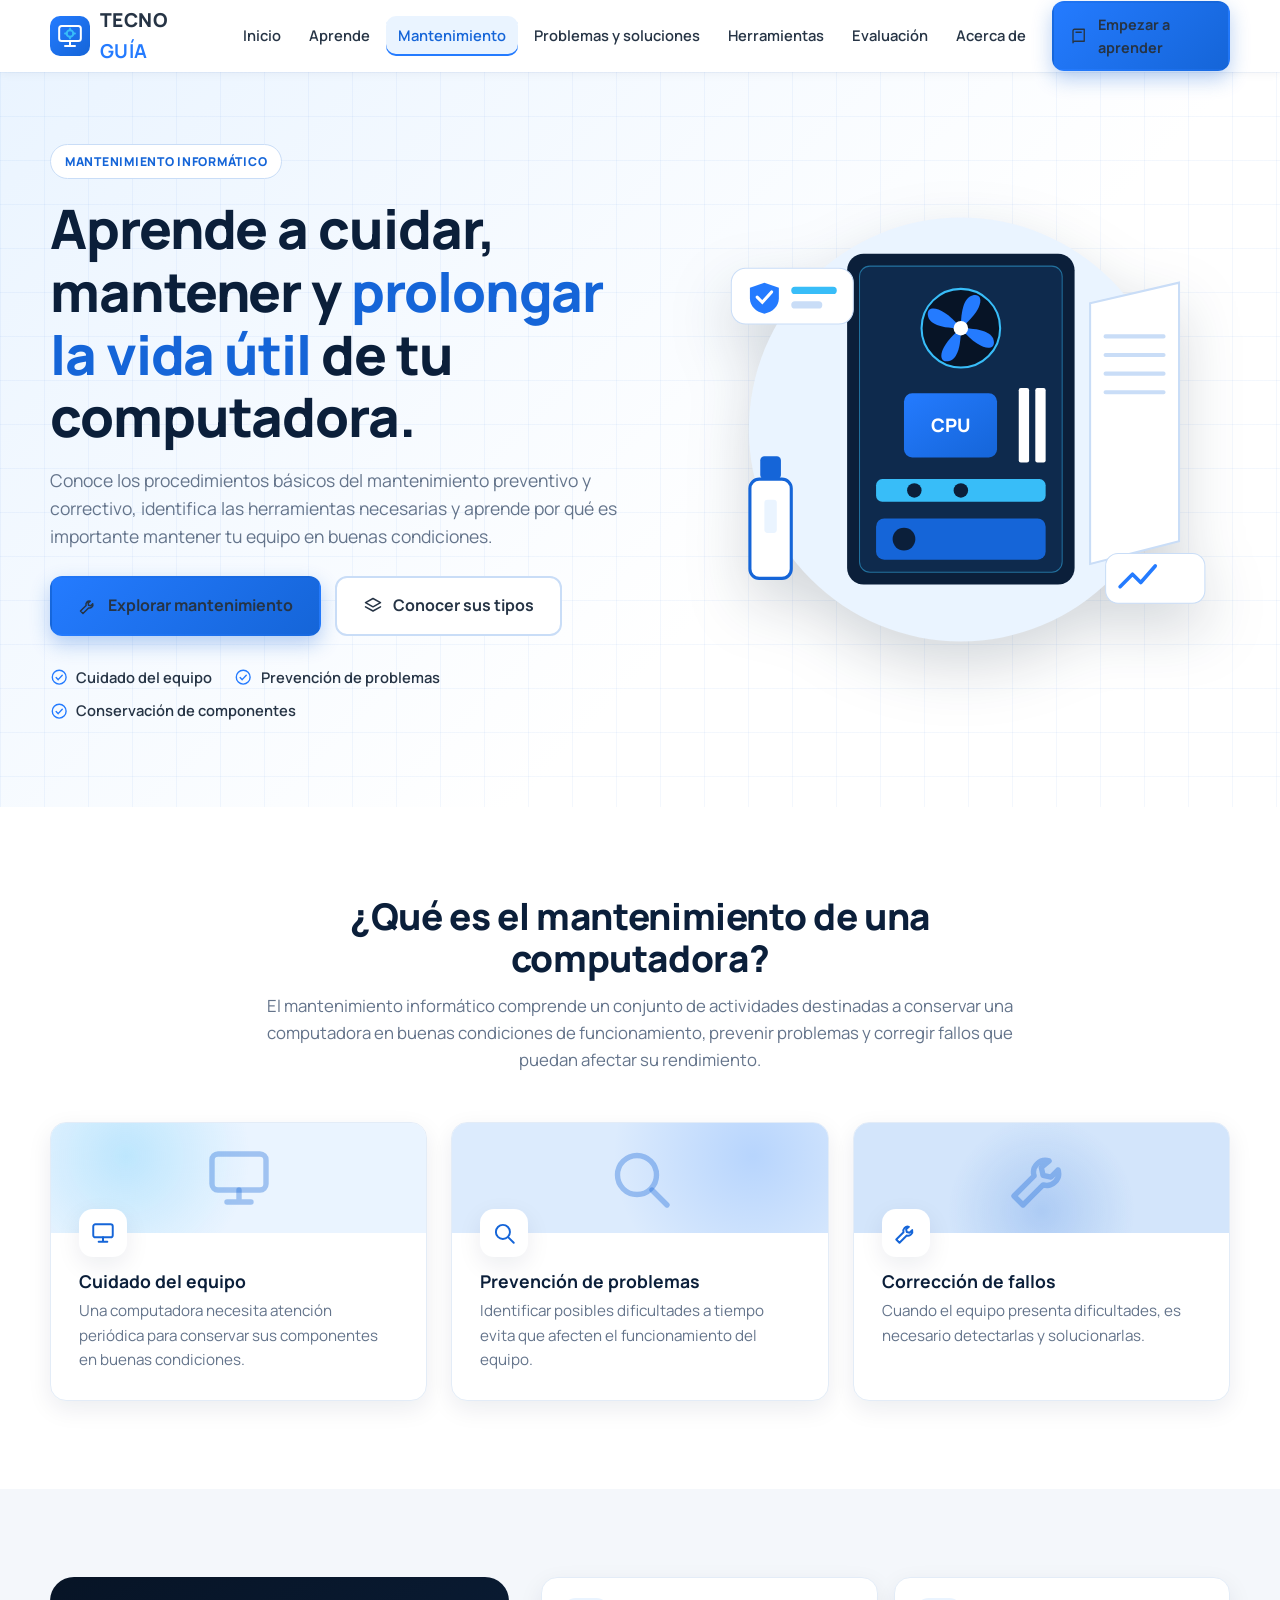
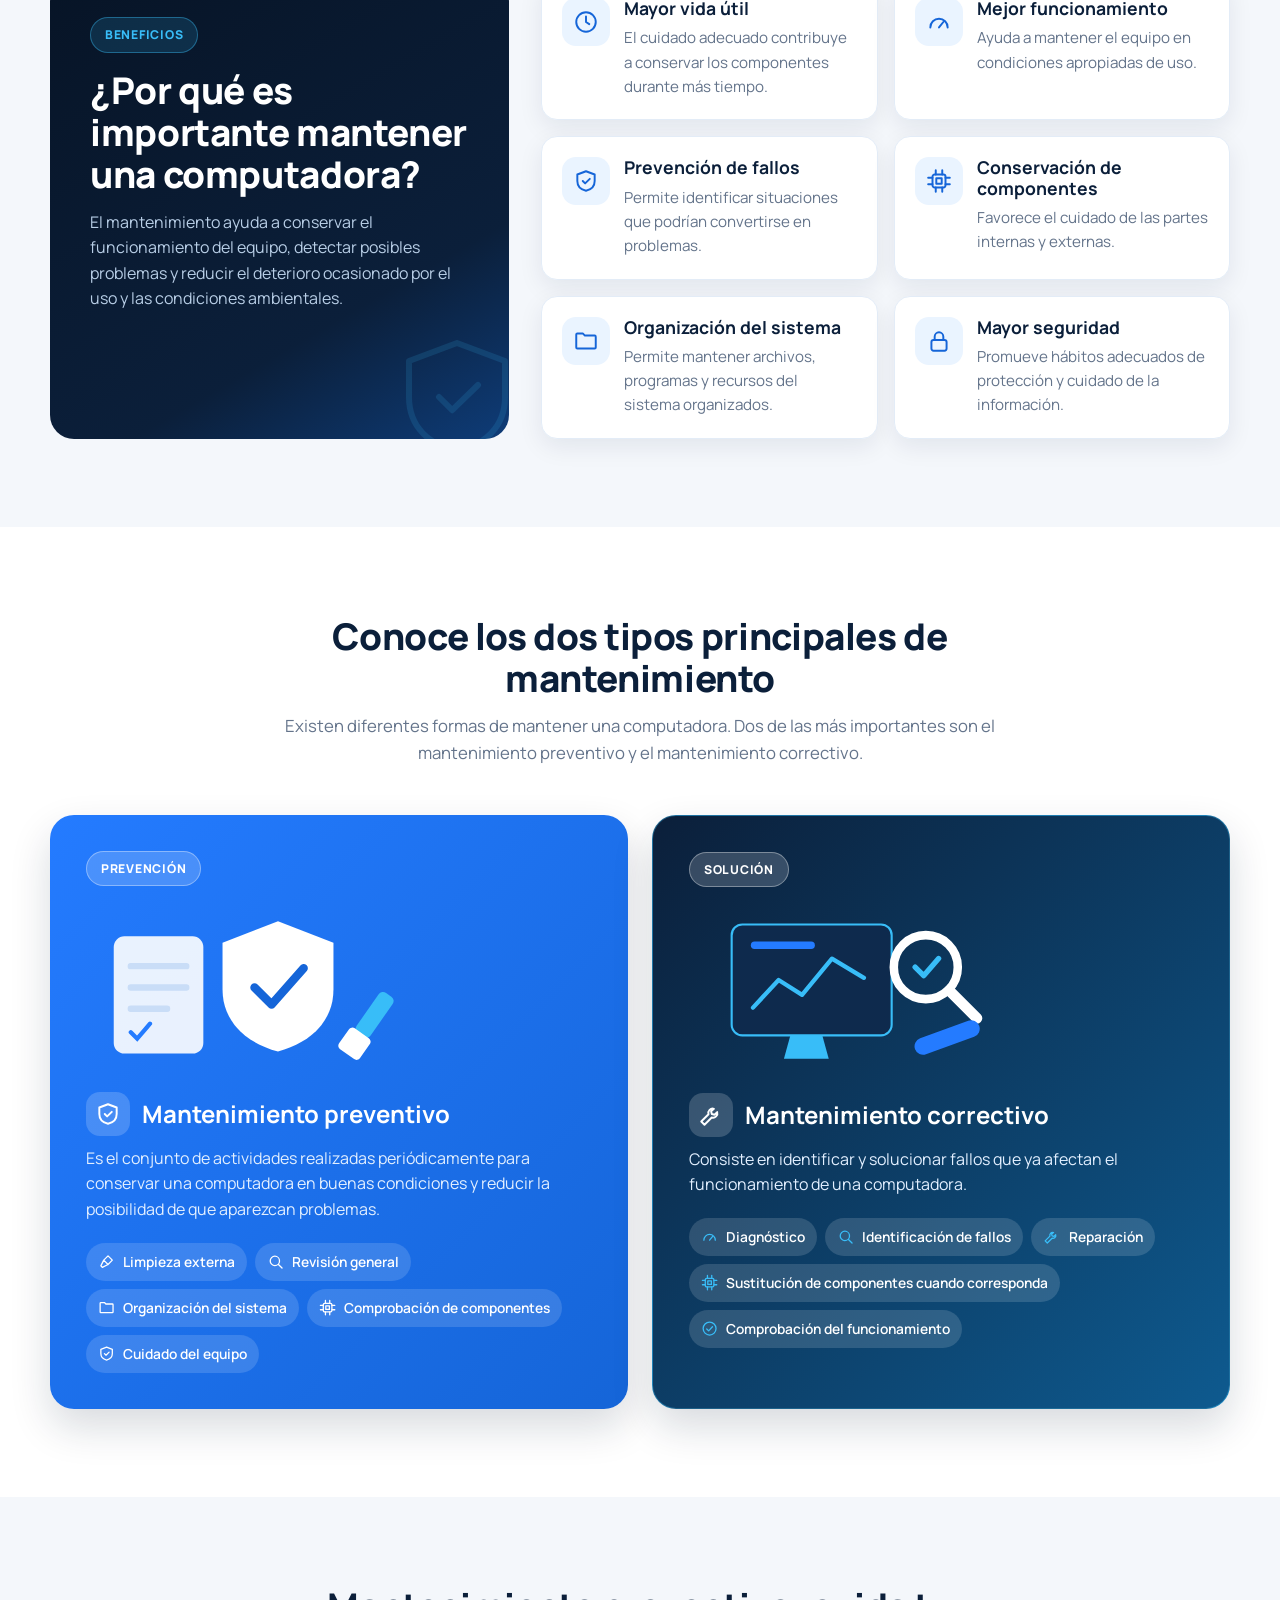
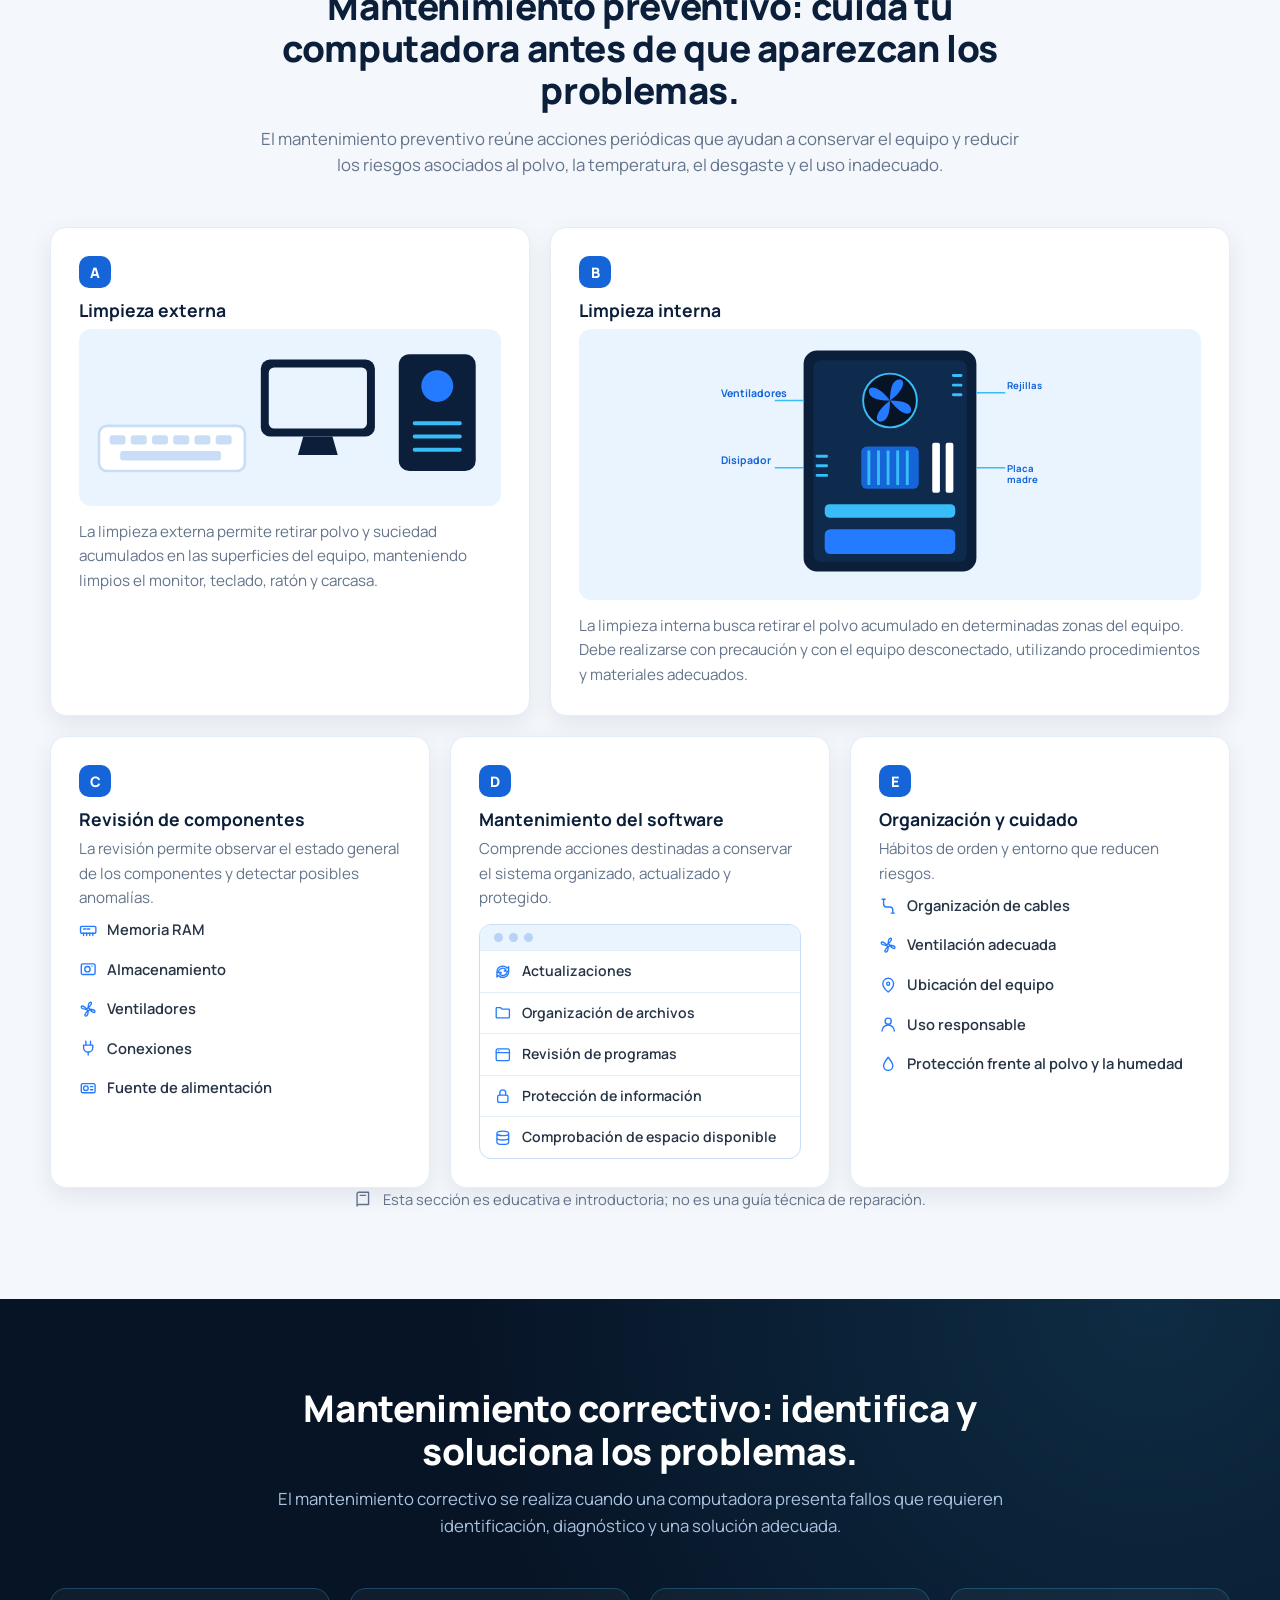
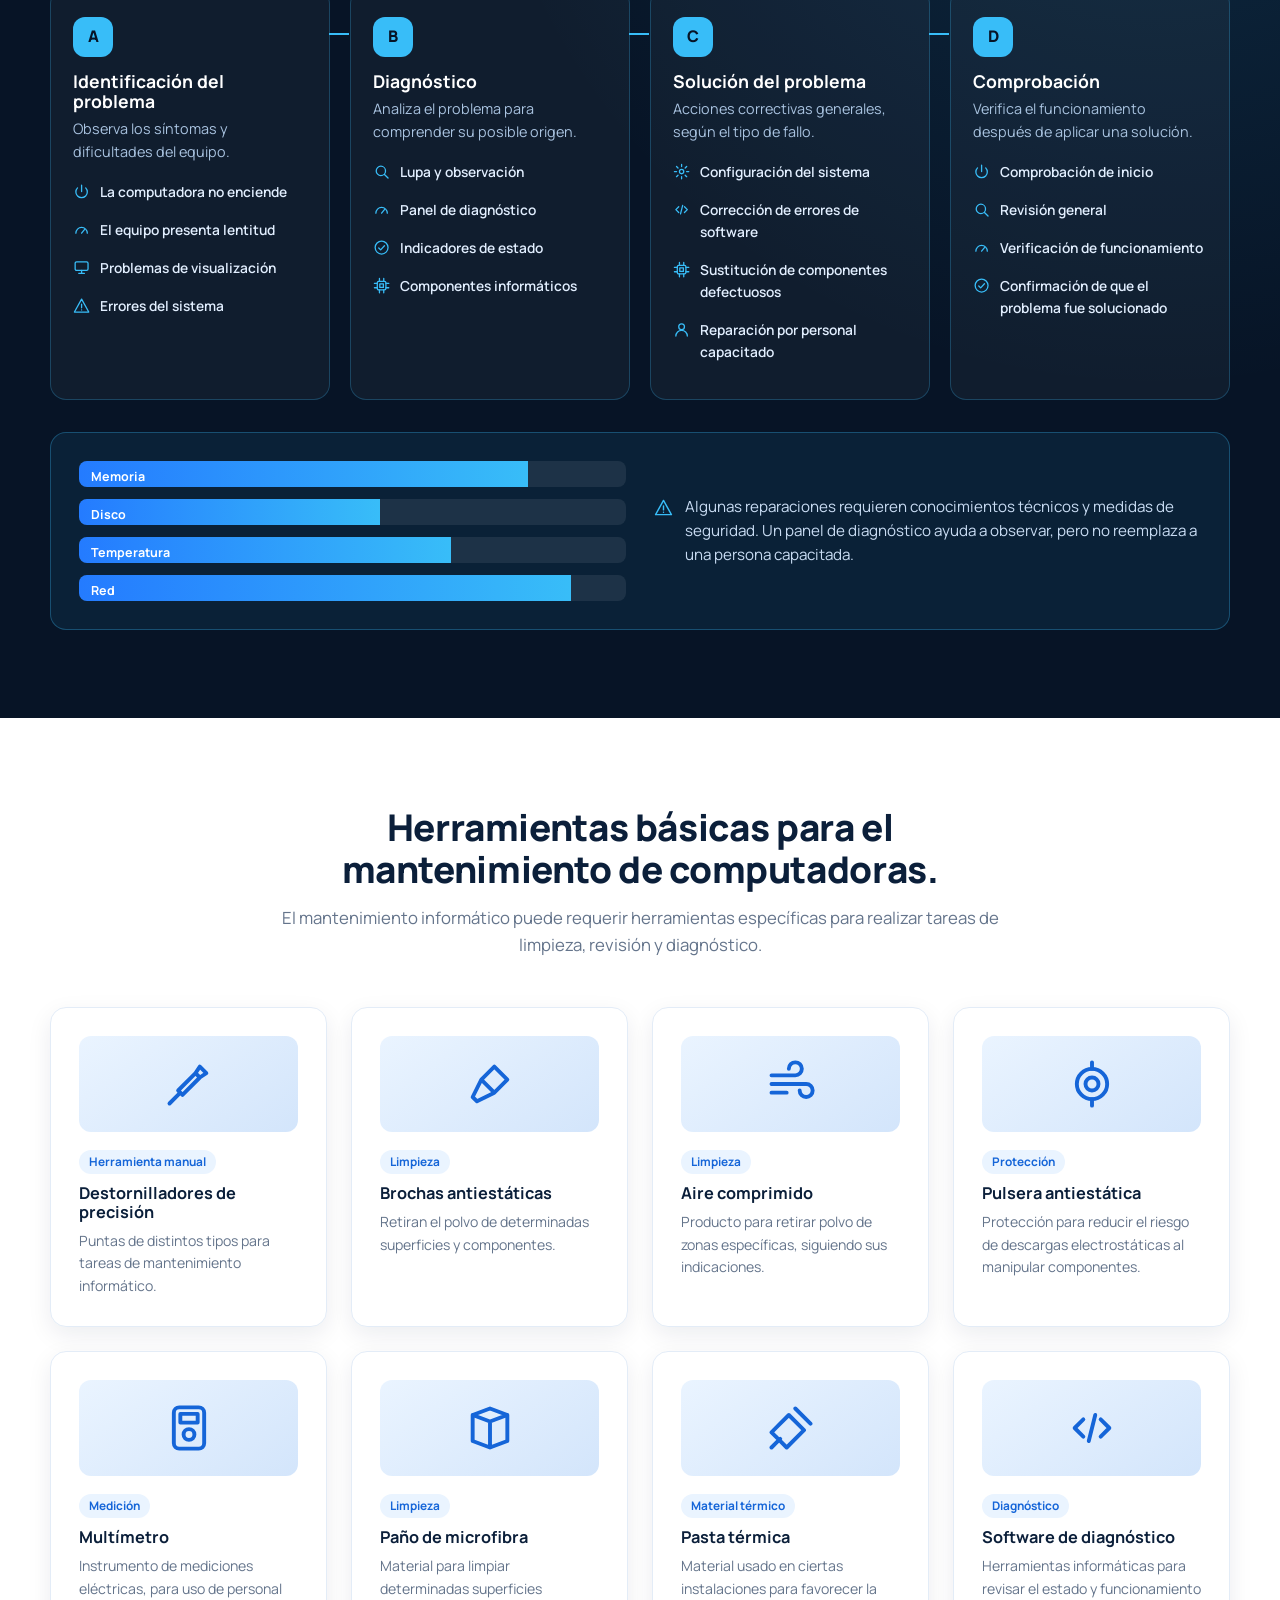
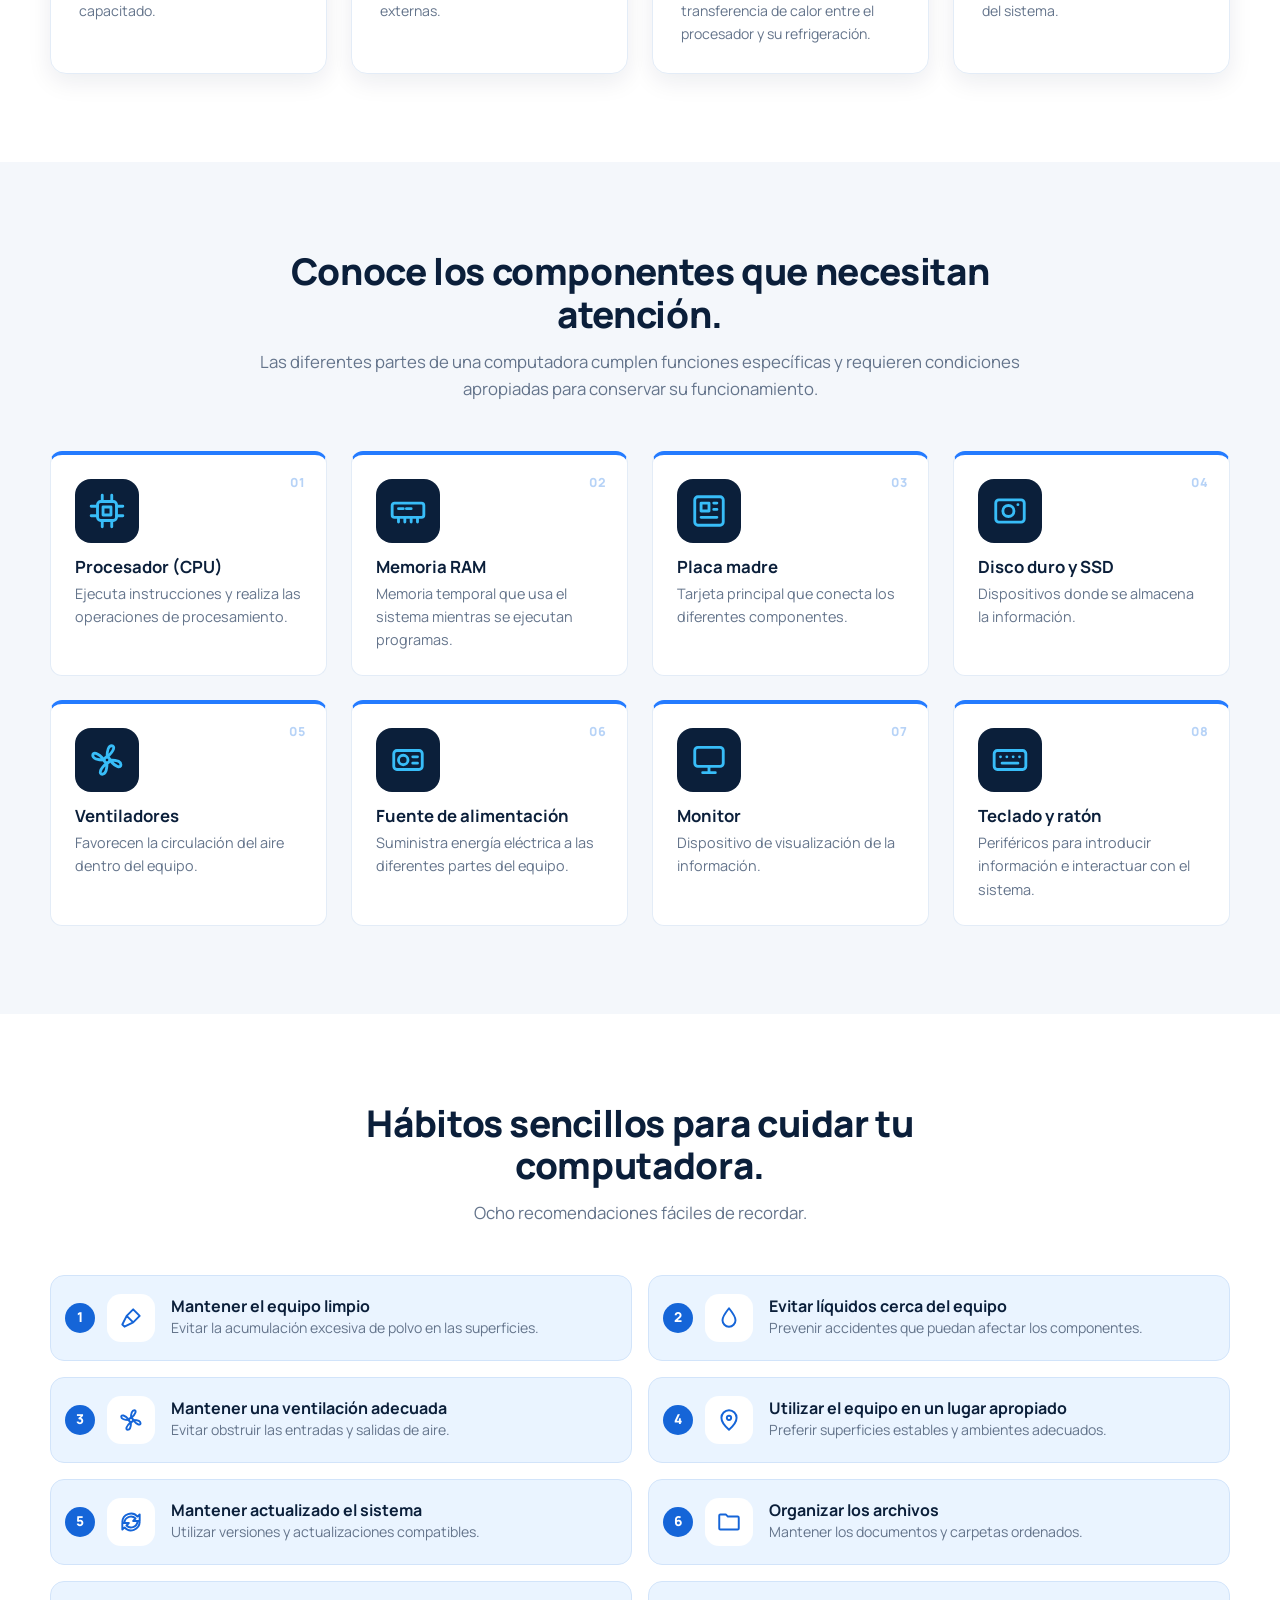
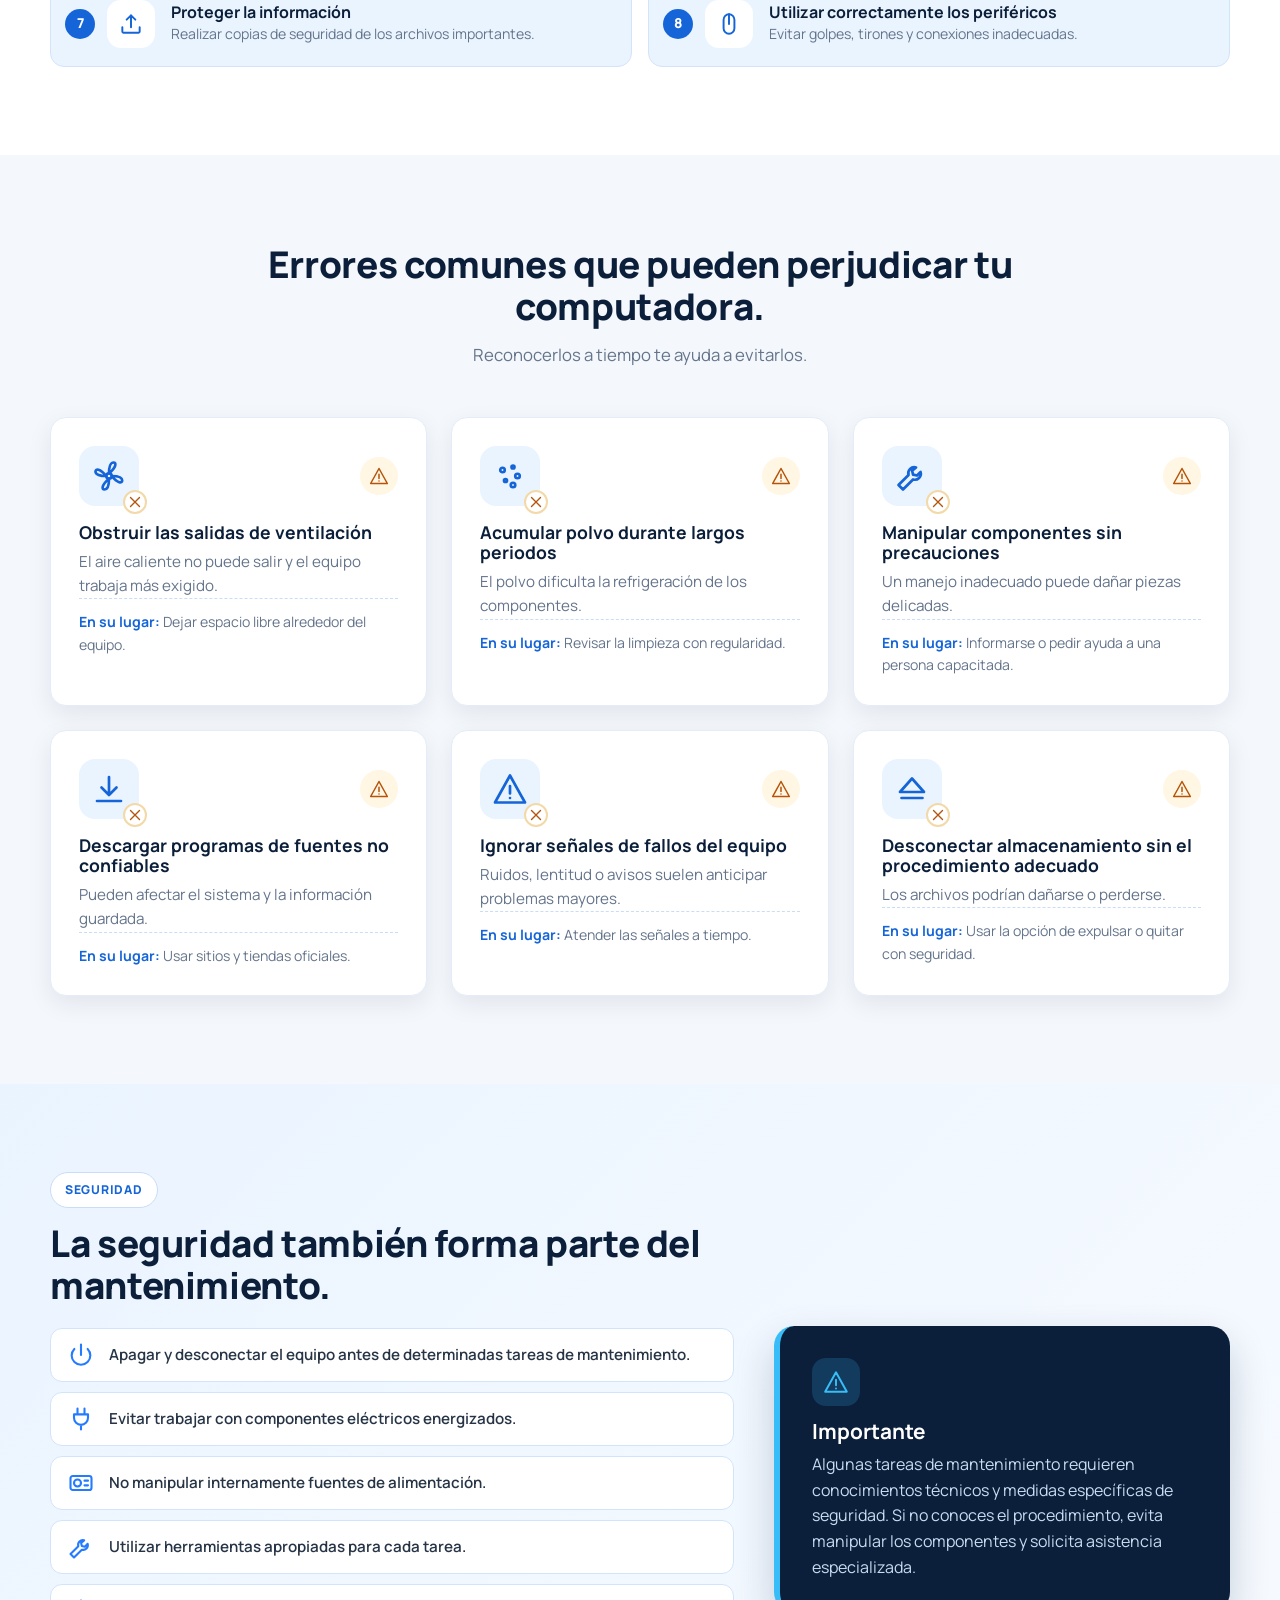
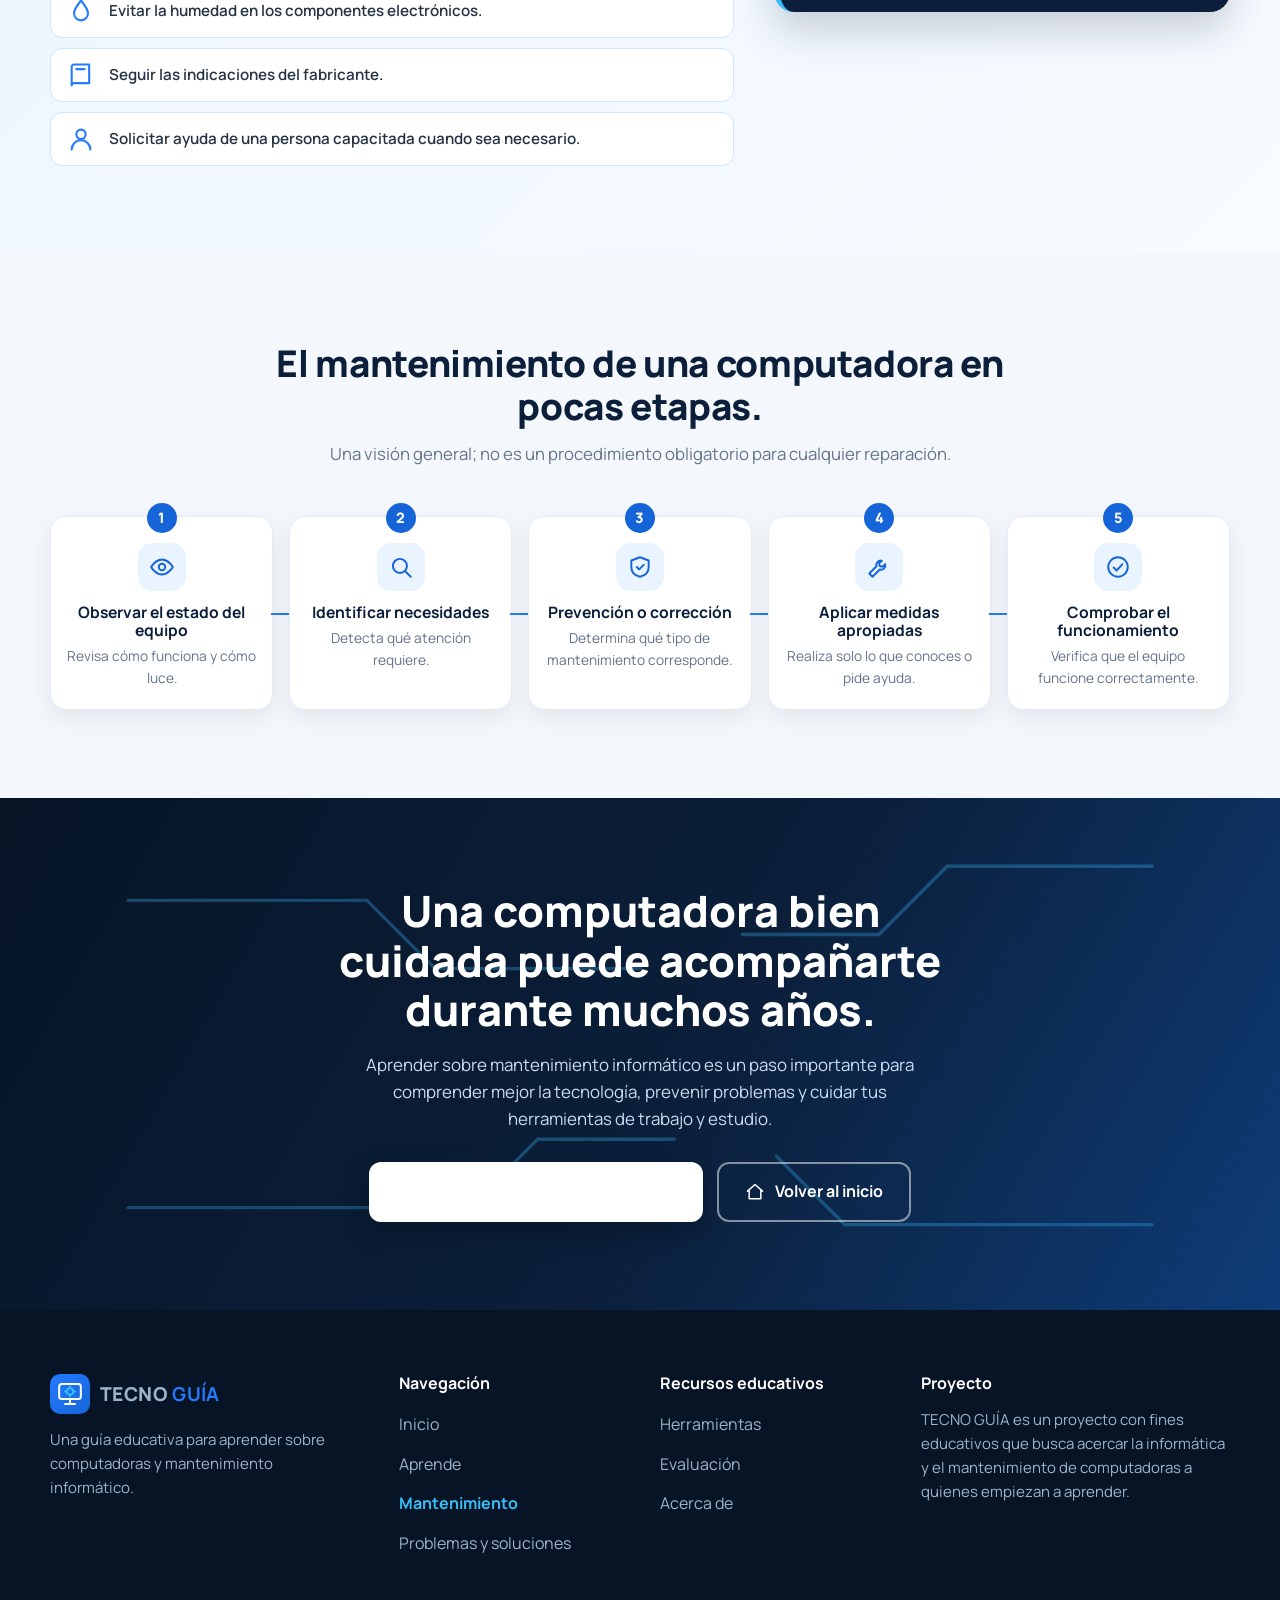
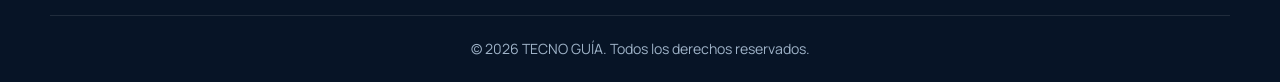
<file: TECNO-GUIA/pages/mantenimiento.html>
<!DOCTYPE html>
<html lang="es">
<head>
<meta charset="UTF-8">
<meta name="viewport" content="width=device-width, initial-scale=1">
<title>Mantenimiento | TECNO GUÍA</title>
<meta name="description" content="Aprende qué es el mantenimiento preventivo y correctivo de computadoras, sus herramientas, cuidados y recomendaciones de seguridad.">
<link rel="icon" href="../assets/icons/logo.svg" type="image/svg+xml">
<link rel="stylesheet" href="https://fonts.googleapis.com/css2?family=Manrope:wght@400;500;600;700;800&display=swap">
<link rel="stylesheet" href="../css/mantenimiento/mantenimiento.css">
<link rel="stylesheet" href="../css/mantenimiento/secciones.css">
<link rel="stylesheet" href="../css/mantenimiento/responsive.css">
</head>
<body class="mt-body">
<svg width="0" height="0" style="position:absolute" aria-hidden="true"><defs><symbol id="m-pc" viewBox="0 0 24 24"><rect x="3" y="4" width="18" height="12" rx="2"/><path d="M8 20h8M12 16v4"/></symbol><symbol id="m-chip" viewBox="0 0 24 24"><rect x="6" y="6" width="12" height="12" rx="2"/><rect x="9.5" y="9.5" width="5" height="5"/><path d="M9 2v4M15 2v4M9 18v4M15 18v4M2 9h4M2 15h4M18 9h4M18 15h4"/></symbol><symbol id="m-ram" viewBox="0 0 24 24"><rect x="2" y="7" width="20" height="9" rx="1.5"/><path d="M6 16v3M10 16v3M14 16v3M18 16v3M6 10.5h3M11 10.5h3"/></symbol><symbol id="m-board" viewBox="0 0 24 24"><rect x="3" y="3" width="18" height="18" rx="2"/><rect x="7" y="7" width="5" height="5"/><path d="M15 7h2M15 11h2M7 16h10"/></symbol><symbol id="m-hdd" viewBox="0 0 24 24"><rect x="3" y="5" width="18" height="14" rx="2"/><circle cx="11" cy="12" r="3.5"/><path d="M17 8h.01"/></symbol><symbol id="m-psu" viewBox="0 0 24 24"><rect x="3" y="6" width="18" height="12" rx="2"/><circle cx="9" cy="12" r="3"/><path d="M15 10h3M15 14h3"/></symbol><symbol id="m-fan" viewBox="0 0 24 24"><circle cx="12" cy="12" r="1.8"/><path d="M12 10.2C12 6 13 3 15 3s2 3-3 7.2zM13.8 12c4.2 0 7 1 7 3s-3 2-7-3zM12 13.8C12 18 11 21 9 21s-2-3 3-7.2zM10.2 12C6 12 3 11 3 9s3-2 7.200 3z"/></symbol><symbol id="m-brush" viewBox="0 0 24 24"><path d="M14 4l6 6-6 6-6-6zM8 10l-4 8 2 2 8-4"/></symbol><symbol id="m-wind" viewBox="0 0 24 24"><path d="M3 8h11a3 3 0 1 0-3-3M3 12h16a3 3 0 1 1-3 3M3 16h7"/></symbol><symbol id="m-band" viewBox="0 0 24 24"><circle cx="12" cy="12" r="7"/><circle cx="12" cy="12" r="3"/><path d="M12 5V2M12 22v-3"/></symbol><symbol id="m-meter" viewBox="0 0 24 24"><rect x="5" y="2.5" width="14" height="19" rx="2.5"/><rect x="8" y="5.5" width="8" height="4"/><circle cx="12" cy="15" r="2.5"/></symbol><symbol id="m-driver" viewBox="0 0 24 24"><path d="M3 21l5-5M8 16l-1-1 8-8 2 2-8 8zM15 7l2-3 3 3-3 2"/></symbol><symbol id="m-cloth" viewBox="0 0 24 24"><path d="M4 6l8-3 8 3v12l-8 3-8-3zM4 6l8 3 8-3M12 9v12"/></symbol><symbol id="m-paste" viewBox="0 0 24 24"><path d="M14 3l7 7M11 6l7 7-8 8-7-7zM3 21l4-4"/></symbol><symbol id="m-code" viewBox="0 0 24 24"><path d="M8 8l-4 4 4 4M16 8l4 4-4 4M13.5 6l-3 12"/></symbol><symbol id="m-drop" viewBox="0 0 24 24"><path d="M12 3c4 5 6 8 6 11a6 6 0 0 1-12 0c0-3 2-6 6-11z"/></symbol><symbol id="m-alert" viewBox="0 0 24 24"><path d="M12 3l10 18H2zM12 10v5M12 18h.01"/></symbol><symbol id="m-shield" viewBox="0 0 24 24"><path d="M12 3l8 3v6c0 5-3.4 8-8 9-4.6-1-8-4-8-9V6zM9 12l2.2 2.2L15.500 10"/></symbol><symbol id="m-tools" viewBox="0 0 24 24"><path d="M14.7 6.3a4 4 0 0 0-5 5L3 18l3 3 6.700-6.700a4 4 0 0 0 5-5l-2.400 2.400-2.600-.6-.6-2.600z"/></symbol><symbol id="m-search" viewBox="0 0 24 24"><circle cx="11" cy="11" r="6.5"/><path d="M16 16l5 5"/></symbol><symbol id="m-gauge" viewBox="0 0 24 24"><path d="M4 17a8 8 0 1 1 16 0M12 17l4-5"/></symbol><symbol id="m-check" viewBox="0 0 24 24"><circle cx="12" cy="12" r="9"/><path d="M8 12.5l2.7 2.7L16 9.5"/></symbol><symbol id="m-power" viewBox="0 0 24 24"><path d="M12 3v9M6.3 6.8a8 8 0 1 0 11.4 0"/></symbol><symbol id="m-cable" viewBox="0 0 24 24"><path d="M6 3v6a4 4 0 0 0 4 4h4a4 4 0 0 1 4 4v4M4 3h4M16 21h4"/></symbol><symbol id="m-lock" viewBox="0 0 24 24"><rect x="5" y="11" width="14" height="10" rx="2"/><path d="M8 11V8a4 4 0 0 1 8 0v3"/></symbol><symbol id="m-backup" viewBox="0 0 24 24"><path d="M12 15V4M8 8l4-4 4 4M4 15v4a1 1 0 0 0 1 1h14a1 1 0 0 0 1-1v-4"/></symbol><symbol id="m-folder" viewBox="0 0 24 24"><path d="M3 6a1 1 0 0 1 1-1h5l2 2h9a1 1 0 0 1 1 1v10a1 1 0 0 1-1 1H4a1 1 0 0 1-1-1z"/></symbol><symbol id="m-refresh" viewBox="0 0 24 24"><path d="M4 12a8 8 0 0 1 14-5l2-2v6h-6l2.200-2.200A6 6 0 0 0 6 12M20 12a8 8 0 0 1-14 5l-2 2v-6h6l-2.200 2.200A6 6 0 0 0 18 12"/></symbol><symbol id="m-eject" viewBox="0 0 24 24"><path d="M12 5l8 9H4zM5 18h14"/></symbol><symbol id="m-download" viewBox="0 0 24 24"><path d="M12 4v11M7 11l5 5 5-5M4 20h16"/></symbol><symbol id="m-eye" viewBox="0 0 24 24"><path d="M2 12s4-7 10-7 10 7 10 7-4 7-10 7S2 12 2 12z"/><circle cx="12" cy="12" r="3"/></symbol><symbol id="m-kb" viewBox="0 0 24 24"><rect x="2" y="6" width="20" height="12" rx="2"/><path d="M6 10h.01M10 10h.01M14 10h.01M18 10h.01M7 14h10"/></symbol><symbol id="m-mouse" viewBox="0 0 24 24"><rect x="7" y="3" width="10" height="18" rx="5"/><path d="M12 3v9"/></symbol><symbol id="m-dust" viewBox="0 0 24 24"><circle cx="7" cy="8" r="1.5"/><circle cx="14" cy="6" r="1"/><circle cx="17" cy="12" r="1.5"/><circle cx="9" cy="15" r="1"/><circle cx="14" cy="18" r="1.5"/></symbol><symbol id="m-pin" viewBox="0 0 24 24"><path d="M12 21s-7-6-7-11a7 7 0 0 1 14 0c0 5-7 11-7 11z"/><circle cx="12" cy="10" r="2"/></symbol><symbol id="m-user" viewBox="0 0 24 24"><circle cx="12" cy="8" r="4"/><path d="M4 21a8 8 0 0 1 16 0"/></symbol><symbol id="m-clock" viewBox="0 0 24 24"><circle cx="12" cy="12" r="9"/><path d="M12 7v5l3 2"/></symbol><symbol id="m-plug" viewBox="0 0 24 24"><path d="M9 3v5M15 3v5M6 8h12v3a6 6 0 0 1-12 0zM12 17v4"/></symbol><symbol id="m-win" viewBox="0 0 24 24"><rect x="3" y="4" width="18" height="16" rx="2"/><path d="M3 9h18M6.500 6.500h.01"/></symbol><symbol id="m-gear" viewBox="0 0 24 24"><circle cx="12" cy="12" r="3"/><path d="M12 2v3M12 19v3M2 12h3M19 12h3M4.900 4.900l2.100 2.100M17 17l2.100 2.100M4.900 19.100L7 17M17 7l2.100-2.100"/></symbol><symbol id="m-book" viewBox="0 0 24 24"><path d="M4 5a2 2 0 0 1 2-2h13v16H6a2 2 0 0 0-2 2zM4 19V5M8 7h7"/></symbol><symbol id="m-clip" viewBox="0 0 24 24"><rect x="6" y="4" width="12" height="17" rx="2"/><path d="M9 4V3h6v1M9 11h6M9 15h4"/></symbol><symbol id="m-layers" viewBox="0 0 24 24"><path d="M12 3l9 5-9 5-9-5zM3 13l9 5 9-5"/></symbol><symbol id="m-arrow" viewBox="0 0 24 24"><path d="M5 12h14M13 6l6 6-6 6"/></symbol><symbol id="m-x" viewBox="0 0 24 24"><path d="M6 6l12 12M18 6L6 18"/></symbol><symbol id="m-home" viewBox="0 0 24 24"><path d="M3 11l9-8 9 8M5 10v10h14V10"/></symbol><symbol id="m-db" viewBox="0 0 24 24"><path d="M4 6c0-1.700 3.600-3 8-3s8 1.300 8 3-3.600 3-8 3-8-1.300-8-3zM4 6v12c0 1.700 3.600 3 8 3s8-1.300 8-3V6M4 12c0 1.700 3.600 3 8 3s8-1.300 8-3"/></symbol></defs></svg>
<header class="mt-header" id="mt-top"><div class="mt-container mt-header__in"><a class="mt-brand" href="../index.html"><img src="../assets/icons/logo.svg" alt="" width="40" height="40"><span>TECNO <b>GUÍA</b></span></a>
<nav class="mt-nav" id="mt-nav" aria-label="Principal"><a class="mt-nav__link" href="../index.html">Inicio</a><a class="mt-nav__link" href="aprende.html">Aprende</a><a class="mt-nav__link is-active" href="#mt-top" aria-current="page">Mantenimiento</a><a class="mt-nav__link" href="problemas.html">Problemas y soluciones</a><a class="mt-nav__link" href="herramientas.html">Herramientas</a><a class="mt-nav__link" href="evaluacion.html">Evaluación</a><a class="mt-nav__link" href="acerca-de.html">Acerca de</a><a class="mt-btn mt-btn--primary mt-btn--sm mt-nav__cta" href="aprende.html"><svg class="mt-ico " aria-hidden="true"><use href="#m-book"/></svg>Empezar a aprender</a></nav>
<button class="mt-burger" id="mt-burger" type="button" aria-label="Abrir menú" aria-expanded="false" aria-controls="mt-nav"><span></span><span></span><span></span></button></div></header>
<main>
<section class="mantenimiento-hero" id="mt-hero"><div class="mt-container mt-hero__grid"><div>
<span class="mt-tag">MANTENIMIENTO INFORMÁTICO</span>
<h1>Aprende a cuidar, mantener y <span class="mt-accent">prolongar la vida útil</span> de tu computadora.</h1>
<p class="mt-lead">Conoce los procedimientos básicos del mantenimiento preventivo y correctivo, identifica las herramientas necesarias y aprende por qué es importante mantener tu equipo en buenas condiciones.</p>
<div class="mt-btnrow"><a class="mt-btn mt-btn--primary mt-btn--lg" href="#mt-tipos"><svg class="mt-ico " aria-hidden="true"><use href="#m-tools"/></svg>Explorar mantenimiento</a><a class="mt-btn mt-btn--ghost mt-btn--lg" href="#mt-tipos"><svg class="mt-ico " aria-hidden="true"><use href="#m-layers"/></svg>Conocer sus tipos</a></div>
<ul class="mt-points"><li><svg class="mt-ico " aria-hidden="true"><use href="#m-check"/></svg>Cuidado del equipo</li><li><svg class="mt-ico " aria-hidden="true"><use href="#m-check"/></svg>Prevención de problemas</li><li><svg class="mt-ico " aria-hidden="true"><use href="#m-check"/></svg>Conservación de componentes</li></ul></div>
<div class="mt-hero__art"><svg viewBox="0 0 520 440" role="img" aria-label="Computadora de escritorio abierta con herramientas de limpieza y diagnóstico"><defs><linearGradient id="mh" x1="0" y1="0" x2="1" y2="1"><stop offset="0" stop-color="#247BFF"/><stop offset="1" stop-color="#1565D8"/></linearGradient></defs><circle cx="260" cy="220" r="205" fill="#EAF4FF"/><rect x="150" y="50" width="220" height="320" rx="16" fill="#0B1F3A"/><rect x="162" y="62" width="196" height="296" rx="10" fill="#0E2A4D" stroke="#38BDF8" stroke-opacity=".5"/><circle cx="260" cy="122" r="38" fill="#071426" stroke="#38BDF8" stroke-width="2"/><g class="mt-spin" style="transform-origin:260px 122px" fill="#247BFF"><path d="M260 122c0-24 6-32 14-32s8 14-14 32z"/><path d="M260 122c24 0 32 6 32 14s-14 8-32-14z"/><path d="M260 122c0 24-6 32-14 32s-8-14 14-32z"/><path d="M260 122c-24 0-32-6-32-14s14-8 32 14z"/></g><circle cx="260" cy="122" r="7" fill="#fff"/><rect x="205" y="185" width="90" height="62" rx="8" fill="url(#mh)"/><text x="250" y="222" text-anchor="middle" font-family="Manrope,Arial" font-weight="800" font-size="18" fill="#fff">CPU</text><rect x="316" y="180" width="10" height="72" rx="2" fill="#fff"/><rect x="332" y="180" width="10" height="72" rx="2" fill="#fff"/><rect x="178" y="268" width="164" height="22" rx="6" fill="#38BDF8"/><circle cx="215" cy="279" r="7" fill="#0B1F3A"/><circle cx="260" cy="279" r="7" fill="#0B1F3A"/><rect x="178" y="306" width="164" height="40" rx="8" fill="#1565D8"/><circle cx="205" cy="326" r="11" fill="#0B1F3A"/><path d="M385 98l86-20v250l-86 22z" fill="#fff" stroke="#C9DDF7" stroke-width="2"/><path d="M400 130h56M400 148h56M400 166h56M400 184h56" stroke="#C9DDF7" stroke-width="4" stroke-linecap="round"/><g><rect x="56" y="268" width="40" height="96" rx="9" fill="#fff" stroke="#1565D8" stroke-width="3"/><rect x="66" y="246" width="20" height="22" rx="4" fill="#1565D8"/><rect x="70" y="288" width="12" height="32" rx="3" fill="#EAF4FF"/></g><g class="mt-float"><rect x="38" y="64" width="118" height="54" rx="14" fill="#fff" stroke="#C9DDF7"/><path d="M70 78l14 5v10c0 8-6 13-14 15-8-2-14-7-14-15V83z" fill="#247BFF"/><path d="M63 92l5 5 9-10" fill="none" stroke="#fff" stroke-width="3" stroke-linecap="round"/><rect x="96" y="82" width="44" height="7" rx="3.500" fill="#38BDF8"/><rect x="96" y="96" width="30" height="7" rx="3.500" fill="#C9DDF7"/></g><g class="mt-float mt-float--b"><rect x="400" y="340" width="96" height="48" rx="12" fill="#fff" stroke="#C9DDF7"/><path d="M414 372l12-12 8 8 14-16" fill="none" stroke="#247BFF" stroke-width="3.500" stroke-linecap="round" stroke-linejoin="round"/></g></svg></div></div></section>

<section class="mt-section mantenimiento-intro" id="mt-intro"><div class="mt-container"><header class="mt-head "><h2>¿Qué es el mantenimiento de una computadora?</h2><p>El mantenimiento informático comprende un conjunto de actividades destinadas a conservar una computadora en buenas condiciones de funcionamiento, prevenir problemas y corregir fallos que puedan afectar su rendimiento.</p></header><div class="mt-grid mt-grid--3"><article class="mt-card mt-intro__card"><div class="mt-art mt-art--1"><svg class="mt-ico " aria-hidden="true"><use href="#m-pc"/></svg></div><span class="mt-icon"><svg class="mt-ico " aria-hidden="true"><use href="#m-pc"/></svg></span><h3>Cuidado del equipo</h3><p>Una computadora necesita atención periódica para conservar sus componentes en buenas condiciones.</p></article><article class="mt-card mt-intro__card"><div class="mt-art mt-art--2"><svg class="mt-ico " aria-hidden="true"><use href="#m-search"/></svg></div><span class="mt-icon"><svg class="mt-ico " aria-hidden="true"><use href="#m-search"/></svg></span><h3>Prevención de problemas</h3><p>Identificar posibles dificultades a tiempo evita que afecten el funcionamiento del equipo.</p></article><article class="mt-card mt-intro__card"><div class="mt-art mt-art--3"><svg class="mt-ico " aria-hidden="true"><use href="#m-tools"/></svg></div><span class="mt-icon"><svg class="mt-ico " aria-hidden="true"><use href="#m-tools"/></svg></span><h3>Corrección de fallos</h3><p>Cuando el equipo presenta dificultades, es necesario detectarlas y solucionarlas.</p></article></div></div></section>

<section class="mt-section mt-section--soft mantenimiento-importancia" id="mt-importancia"><div class="mt-container mt-imp"><div class="mt-imp__panel"><span class="mt-tag mt-tag--dark">BENEFICIOS</span><h2>¿Por qué es importante mantener una computadora?</h2><p>El mantenimiento ayuda a conservar el funcionamiento del equipo, detectar posibles problemas y reducir el deterioro ocasionado por el uso y las condiciones ambientales.</p><span class="mt-imp__deco"><svg class="mt-ico " aria-hidden="true"><use href="#m-shield"/></svg></span></div><div class="mt-imp__grid"><article class="mt-card mt-imp__item"><span class="mt-icon"><svg class="mt-ico " aria-hidden="true"><use href="#m-clock"/></svg></span><div><h3>Mayor vida útil</h3><p>El cuidado adecuado contribuye a conservar los componentes durante más tiempo.</p></div></article><article class="mt-card mt-imp__item"><span class="mt-icon"><svg class="mt-ico " aria-hidden="true"><use href="#m-gauge"/></svg></span><div><h3>Mejor funcionamiento</h3><p>Ayuda a mantener el equipo en condiciones apropiadas de uso.</p></div></article><article class="mt-card mt-imp__item"><span class="mt-icon"><svg class="mt-ico " aria-hidden="true"><use href="#m-shield"/></svg></span><div><h3>Prevención de fallos</h3><p>Permite identificar situaciones que podrían convertirse en problemas.</p></div></article><article class="mt-card mt-imp__item"><span class="mt-icon"><svg class="mt-ico " aria-hidden="true"><use href="#m-chip"/></svg></span><div><h3>Conservación de componentes</h3><p>Favorece el cuidado de las partes internas y externas.</p></div></article><article class="mt-card mt-imp__item"><span class="mt-icon"><svg class="mt-ico " aria-hidden="true"><use href="#m-folder"/></svg></span><div><h3>Organización del sistema</h3><p>Permite mantener archivos, programas y recursos del sistema organizados.</p></div></article><article class="mt-card mt-imp__item"><span class="mt-icon"><svg class="mt-ico " aria-hidden="true"><use href="#m-lock"/></svg></span><div><h3>Mayor seguridad</h3><p>Promueve hábitos adecuados de protección y cuidado de la información.</p></div></article></div></div></section>

<section class="mt-section mantenimiento-tipos" id="mt-tipos"><div class="mt-container"><header class="mt-head "><h2>Conoce los dos tipos principales de mantenimiento</h2><p>Existen diferentes formas de mantener una computadora. Dos de las más importantes son el mantenimiento preventivo y el mantenimiento correctivo.</p></header><div class="mt-grid mt-grid--2">
<article class="mt-tipo mt-tipo--a"><span class="mt-tag mt-tag--light">PREVENCIÓN</span><div class="mt-tipo__ill"><svg viewBox="0 0 300 170" role="img" aria-label="Escudo, lista de revisión y brocha de limpieza"><rect x="26" y="34" width="84" height="110" rx="10" fill="#fff" fill-opacity=".9"/><path d="M42 62h52M42 82h52M42 102h34" stroke="#C9DDF7" stroke-width="6" stroke-linecap="round"/><path d="M42 124l6 6 12-14" fill="none" stroke="#247BFF" stroke-width="4" stroke-linecap="round"/><path d="M180 20l52 20v44c0 30-22 50-52 58-30-8-52-28-52-58V40z" fill="#fff"/><path d="M158 82l16 16 30-34" fill="none" stroke="#1565D8" stroke-width="8" stroke-linecap="round" stroke-linejoin="round"/><g transform="rotate(35 262 120)"><rect x="254" y="82" width="16" height="46" rx="5" fill="#38BDF8"/><rect x="250" y="126" width="24" height="24" rx="4" fill="#fff"/></g></svg></div><h3><span class="mt-icon"><svg class="mt-ico " aria-hidden="true"><use href="#m-shield"/></svg></span>Mantenimiento preventivo</h3><p>Es el conjunto de actividades realizadas periódicamente para conservar una computadora en buenas condiciones y reducir la posibilidad de que aparezcan problemas.</p><ul class="mt-chips"><li><svg class="mt-ico " aria-hidden="true"><use href="#m-brush"/></svg>Limpieza externa</li><li><svg class="mt-ico " aria-hidden="true"><use href="#m-search"/></svg>Revisión general</li><li><svg class="mt-ico " aria-hidden="true"><use href="#m-folder"/></svg>Organización del sistema</li><li><svg class="mt-ico " aria-hidden="true"><use href="#m-chip"/></svg>Comprobación de componentes</li><li><svg class="mt-ico " aria-hidden="true"><use href="#m-shield"/></svg>Cuidado del equipo</li></ul></article>
<article class="mt-tipo mt-tipo--b"><span class="mt-tag mt-tag--light">SOLUCIÓN</span><div class="mt-tipo__ill"><svg viewBox="0 0 300 170" role="img" aria-label="Monitor con diagnóstico, lupa y llave"><rect x="40" y="22" width="150" height="104" rx="10" fill="#0E2A4D" stroke="#38BDF8" stroke-width="2"/><path d="M60 100l24-26 22 14 28-34 30 18" fill="none" stroke="#38BDF8" stroke-width="4" stroke-linecap="round" stroke-linejoin="round"/><rect x="58" y="38" width="60" height="7" rx="3.500" fill="#247BFF"/><path d="M95 126l-6 22h42l-6-22z" fill="#38BDF8"/><circle cx="222" cy="62" r="30" fill="none" stroke="#fff" stroke-width="8"/><path d="M244 84l26 26" stroke="#fff" stroke-width="10" stroke-linecap="round"/><path d="M212 62l8 8 14-16" fill="none" stroke="#38BDF8" stroke-width="5" stroke-linecap="round" stroke-linejoin="round"/><g transform="translate(210 120)"><rect x="0" y="0" width="64" height="16" rx="8" fill="#247BFF" transform="rotate(-20 32 8)"/></g></svg></div><h3><span class="mt-icon"><svg class="mt-ico " aria-hidden="true"><use href="#m-tools"/></svg></span>Mantenimiento correctivo</h3><p>Consiste en identificar y solucionar fallos que ya afectan el funcionamiento de una computadora.</p><ul class="mt-chips"><li><svg class="mt-ico " aria-hidden="true"><use href="#m-gauge"/></svg>Diagnóstico</li><li><svg class="mt-ico " aria-hidden="true"><use href="#m-search"/></svg>Identificación de fallos</li><li><svg class="mt-ico " aria-hidden="true"><use href="#m-tools"/></svg>Reparación</li><li><svg class="mt-ico " aria-hidden="true"><use href="#m-chip"/></svg>Sustitución de componentes cuando corresponda</li><li><svg class="mt-ico " aria-hidden="true"><use href="#m-check"/></svg>Comprobación del funcionamiento</li></ul></article></div></div></section>

<section class="mt-section mt-section--soft mantenimiento-preventivo" id="mt-preventivo"><div class="mt-container"><header class="mt-head "><h2>Mantenimiento preventivo: cuida tu computadora antes de que aparezcan los problemas.</h2><p>El mantenimiento preventivo reúne acciones periódicas que ayudan a conservar el equipo y reducir los riesgos asociados al polvo, la temperatura, el desgaste y el uso inadecuado.</p></header><div class="mt-bento">
<article class="mt-card mt-bento__a"><span class="mt-letter">A</span><h3>Limpieza externa</h3><div class="mt-bento__ill"><svg viewBox="0 0 300 110" role="img" aria-label="Teclado, monitor y carcasa"><rect x="6" y="64" width="110" height="34" rx="6" fill="#fff" stroke="#C9DDF7" stroke-width="2"/><g fill="#C9DDF7"><rect x="14" y="71" width="12" height="7" rx="2"/><rect x="30" y="71" width="12" height="7" rx="2"/><rect x="46" y="71" width="12" height="7" rx="2"/><rect x="62" y="71" width="12" height="7" rx="2"/><rect x="78" y="71" width="12" height="7" rx="2"/><rect x="94" y="71" width="12" height="7" rx="2"/><rect x="22" y="83" width="76" height="7" rx="2"/></g><rect x="128" y="14" width="86" height="58" rx="7" fill="#0B1F3A"/><rect x="134" y="20" width="74" height="46" rx="4" fill="#EAF4FF"/><path d="M160 72h22l4 14h-30z" fill="#0B1F3A"/><rect x="232" y="10" width="58" height="88" rx="8" fill="#0B1F3A"/><circle cx="261" cy="34" r="12" fill="#247BFF"/><path d="M244 62h34M244 72h34M244 82h34" stroke="#38BDF8" stroke-width="3" stroke-linecap="round"/></svg></div><p>La limpieza externa permite retirar polvo y suciedad acumulados en las superficies del equipo, manteniendo limpios el monitor, teclado, ratón y carcasa.</p></article>
<article class="mt-card mt-bento__b"><span class="mt-letter">B</span><h3>Limpieza interna</h3><div class="mt-bento__ill mt-bento__ill--dark"><svg viewBox="0 0 360 250" role="img" aria-label="Interior de una computadora con ventiladores, disipador, placa madre y rejillas"><rect x="90" y="10" width="180" height="230" rx="14" fill="#0B1F3A"/><rect x="100" y="20" width="160" height="210" rx="8" fill="#0E2A4D"/><circle cx="180" cy="62" r="28" fill="#071426" stroke="#38BDF8" stroke-width="2"/><g class="mt-spin" style="transform-origin:180px 62px" fill="#247BFF"><path d="M180 62c0-16 4-22 10-22s6 10-10 22z"/><path d="M180 62c16 0 22 4 22 10s-10 6-22-10z"/><path d="M180 62c0 16-4 22-10 22s-6-10 10-22z"/><path d="M180 62c-16 0-22-4-22-10s10-6 22 10z"/></g><rect x="150" y="110" width="60" height="44" rx="6" fill="#1565D8"/><path d="M158 114v36M168 114v36M178 114v36M188 114v36M198 114v36" stroke="#38BDF8" stroke-width="3"/><rect x="224" y="106" width="8" height="52" rx="2" fill="#fff"/><rect x="238" y="106" width="8" height="52" rx="2" fill="#fff"/><rect x="112" y="170" width="136" height="14" rx="5" fill="#38BDF8"/><rect x="112" y="196" width="136" height="26" rx="6" fill="#247BFF"/><path d="M104 120h10M104 130h10M104 140h10M246 36h8M246 46h8M246 56h8" stroke="#38BDF8" stroke-width="3" stroke-linecap="round"/><g font-family="Manrope,Arial" font-size="11" font-weight="700" fill="#1565D8"><path d="M90 62H60M90 132H60M270 132h30M270 54h30" stroke="#38BDF8" stroke-width="1.500"/><text x="4" y="58">Ventiladores</text><text x="4" y="128">Disipador</text><text x="302" y="136" font-size="10">Placa</text><text x="302" y="148" font-size="10">madre</text><text x="302" y="50" font-size="10">Rejillas</text></g></svg></div><p>La limpieza interna busca retirar el polvo acumulado en determinadas zonas del equipo. Debe realizarse con precaución y con el equipo desconectado, utilizando procedimientos y materiales adecuados.</p></article>
<article class="mt-card mt-bento__c"><span class="mt-letter">C</span><h3>Revisión de componentes</h3><p>La revisión permite observar el estado general de los componentes y detectar posibles anomalías.</p><ul class="mt-list"><li><svg class="mt-ico " aria-hidden="true"><use href="#m-ram"/></svg>Memoria RAM</li><li><svg class="mt-ico " aria-hidden="true"><use href="#m-hdd"/></svg>Almacenamiento</li><li><svg class="mt-ico " aria-hidden="true"><use href="#m-fan"/></svg>Ventiladores</li><li><svg class="mt-ico " aria-hidden="true"><use href="#m-plug"/></svg>Conexiones</li><li><svg class="mt-ico " aria-hidden="true"><use href="#m-psu"/></svg>Fuente de alimentación</li></ul></article>
<article class="mt-card mt-bento__d"><span class="mt-letter">D</span><h3>Mantenimiento del software</h3><p>Comprende acciones destinadas a conservar el sistema organizado, actualizado y protegido.</p><ul class="mt-win"><li class="mt-win__bar"><i></i><i></i><i></i></li><li><svg class="mt-ico " aria-hidden="true"><use href="#m-refresh"/></svg>Actualizaciones</li><li><svg class="mt-ico " aria-hidden="true"><use href="#m-folder"/></svg>Organización de archivos</li><li><svg class="mt-ico " aria-hidden="true"><use href="#m-win"/></svg>Revisión de programas</li><li><svg class="mt-ico " aria-hidden="true"><use href="#m-lock"/></svg>Protección de información</li><li><svg class="mt-ico " aria-hidden="true"><use href="#m-db"/></svg>Comprobación de espacio disponible</li></ul></article>
<article class="mt-card mt-bento__e"><span class="mt-letter">E</span><h3>Organización y cuidado</h3><p>Hábitos de orden y entorno que reducen riesgos.</p><ul class="mt-list"><li><svg class="mt-ico " aria-hidden="true"><use href="#m-cable"/></svg>Organización de cables</li><li><svg class="mt-ico " aria-hidden="true"><use href="#m-fan"/></svg>Ventilación adecuada</li><li><svg class="mt-ico " aria-hidden="true"><use href="#m-pin"/></svg>Ubicación del equipo</li><li><svg class="mt-ico " aria-hidden="true"><use href="#m-user"/></svg>Uso responsable</li><li><svg class="mt-ico " aria-hidden="true"><use href="#m-drop"/></svg>Protección frente al polvo y la humedad</li></ul></article></div>
<p class="mt-note"><svg class="mt-ico " aria-hidden="true"><use href="#m-book"/></svg>Esta sección es educativa e introductoria; no es una guía técnica de reparación.</p></div></section>

<section class="mt-section mantenimiento-correctivo" id="mt-correctivo"><div class="mt-container"><header class="mt-head mt-head--light"><h2>Mantenimiento correctivo: identifica y soluciona los problemas.</h2><p>El mantenimiento correctivo se realiza cuando una computadora presenta fallos que requieren identificación, diagnóstico y una solución adecuada.</p></header><div class="mt-cor"><article class="mt-cor__item"><span class="mt-cor__letter">A</span><h3>Identificación del problema</h3><p>Observa los síntomas y dificultades del equipo.</p><ul class="mt-list"><li><svg class="mt-ico " aria-hidden="true"><use href="#m-power"/></svg>La computadora no enciende</li><li><svg class="mt-ico " aria-hidden="true"><use href="#m-gauge"/></svg>El equipo presenta lentitud</li><li><svg class="mt-ico " aria-hidden="true"><use href="#m-pc"/></svg>Problemas de visualización</li><li><svg class="mt-ico " aria-hidden="true"><use href="#m-alert"/></svg>Errores del sistema</li></ul></article><article class="mt-cor__item"><span class="mt-cor__letter">B</span><h3>Diagnóstico</h3><p>Analiza el problema para comprender su posible origen.</p><ul class="mt-list"><li><svg class="mt-ico " aria-hidden="true"><use href="#m-search"/></svg>Lupa y observación</li><li><svg class="mt-ico " aria-hidden="true"><use href="#m-gauge"/></svg>Panel de diagnóstico</li><li><svg class="mt-ico " aria-hidden="true"><use href="#m-check"/></svg>Indicadores de estado</li><li><svg class="mt-ico " aria-hidden="true"><use href="#m-chip"/></svg>Componentes informáticos</li></ul></article><article class="mt-cor__item"><span class="mt-cor__letter">C</span><h3>Solución del problema</h3><p>Acciones correctivas generales, según el tipo de fallo.</p><ul class="mt-list"><li><svg class="mt-ico " aria-hidden="true"><use href="#m-gear"/></svg>Configuración del sistema</li><li><svg class="mt-ico " aria-hidden="true"><use href="#m-code"/></svg>Corrección de errores de software</li><li><svg class="mt-ico " aria-hidden="true"><use href="#m-chip"/></svg>Sustitución de componentes defectuosos</li><li><svg class="mt-ico " aria-hidden="true"><use href="#m-user"/></svg>Reparación por personal capacitado</li></ul></article><article class="mt-cor__item"><span class="mt-cor__letter">D</span><h3>Comprobación</h3><p>Verifica el funcionamiento después de aplicar una solución.</p><ul class="mt-list"><li><svg class="mt-ico " aria-hidden="true"><use href="#m-power"/></svg>Comprobación de inicio</li><li><svg class="mt-ico " aria-hidden="true"><use href="#m-search"/></svg>Revisión general</li><li><svg class="mt-ico " aria-hidden="true"><use href="#m-gauge"/></svg>Verificación de funcionamiento</li><li><svg class="mt-ico " aria-hidden="true"><use href="#m-check"/></svg>Confirmación de que el problema fue solucionado</li></ul></article></div>
<div class="mt-panel"><div class="mt-panel__bars" aria-hidden="true"><span style="--w:82%"><b>Memoria</b></span><span style="--w:55%"><b>Disco</b></span><span style="--w:68%"><b>Temperatura</b></span><span style="--w:90%"><b>Red</b></span></div><p><svg class="mt-ico " aria-hidden="true"><use href="#m-alert"/></svg>Algunas reparaciones requieren conocimientos técnicos y medidas de seguridad. Un panel de diagnóstico ayuda a observar, pero no reemplaza a una persona capacitada.</p></div></div></section>

<section class="mt-section mantenimiento-herramientas" id="mt-herramientas"><div class="mt-container"><header class="mt-head "><h2>Herramientas básicas para el mantenimiento de computadoras.</h2><p>El mantenimiento informático puede requerir herramientas específicas para realizar tareas de limpieza, revisión y diagnóstico.</p></header><div class="mt-grid mt-grid--4"><article class="mt-card mt-tool"><span class="mt-tool__ill"><svg class="mt-ico " aria-hidden="true"><use href="#m-driver"/></svg></span><span class="mt-badge">Herramienta manual</span><h3>Destornilladores de precisión</h3><p>Puntas de distintos tipos para tareas de mantenimiento informático.</p></article><article class="mt-card mt-tool"><span class="mt-tool__ill"><svg class="mt-ico " aria-hidden="true"><use href="#m-brush"/></svg></span><span class="mt-badge">Limpieza</span><h3>Brochas antiestáticas</h3><p>Retiran el polvo de determinadas superficies y componentes.</p></article><article class="mt-card mt-tool"><span class="mt-tool__ill"><svg class="mt-ico " aria-hidden="true"><use href="#m-wind"/></svg></span><span class="mt-badge">Limpieza</span><h3>Aire comprimido</h3><p>Producto para retirar polvo de zonas específicas, siguiendo sus indicaciones.</p></article><article class="mt-card mt-tool"><span class="mt-tool__ill"><svg class="mt-ico " aria-hidden="true"><use href="#m-band"/></svg></span><span class="mt-badge">Protección</span><h3>Pulsera antiestática</h3><p>Protección para reducir el riesgo de descargas electrostáticas al manipular componentes.</p></article><article class="mt-card mt-tool"><span class="mt-tool__ill"><svg class="mt-ico " aria-hidden="true"><use href="#m-meter"/></svg></span><span class="mt-badge">Medición</span><h3>Multímetro</h3><p>Instrumento de mediciones eléctricas, para uso de personal capacitado.</p></article><article class="mt-card mt-tool"><span class="mt-tool__ill"><svg class="mt-ico " aria-hidden="true"><use href="#m-cloth"/></svg></span><span class="mt-badge">Limpieza</span><h3>Paño de microfibra</h3><p>Material para limpiar determinadas superficies externas.</p></article><article class="mt-card mt-tool"><span class="mt-tool__ill"><svg class="mt-ico " aria-hidden="true"><use href="#m-paste"/></svg></span><span class="mt-badge">Material térmico</span><h3>Pasta térmica</h3><p>Material usado en ciertas instalaciones para favorecer la transferencia de calor entre el procesador y su refrigeración.</p></article><article class="mt-card mt-tool"><span class="mt-tool__ill"><svg class="mt-ico " aria-hidden="true"><use href="#m-code"/></svg></span><span class="mt-badge">Diagnóstico</span><h3>Software de diagnóstico</h3><p>Herramientas informáticas para revisar el estado y funcionamiento del sistema.</p></article></div></div></section>

<section class="mt-section mt-section--soft mantenimiento-componentes" id="mt-componentes"><div class="mt-container"><header class="mt-head "><h2>Conoce los componentes que necesitan atención.</h2><p>Las diferentes partes de una computadora cumplen funciones específicas y requieren condiciones apropiadas para conservar su funcionamiento.</p></header><div class="mt-grid mt-grid--4"><article class="mt-comp"><span class="mt-comp__n">01</span><span class="mt-comp__ill"><svg class="mt-ico " aria-hidden="true"><use href="#m-chip"/></svg></span><h3>Procesador (CPU)</h3><p>Ejecuta instrucciones y realiza las operaciones de procesamiento.</p></article><article class="mt-comp"><span class="mt-comp__n">02</span><span class="mt-comp__ill"><svg class="mt-ico " aria-hidden="true"><use href="#m-ram"/></svg></span><h3>Memoria RAM</h3><p>Memoria temporal que usa el sistema mientras se ejecutan programas.</p></article><article class="mt-comp"><span class="mt-comp__n">03</span><span class="mt-comp__ill"><svg class="mt-ico " aria-hidden="true"><use href="#m-board"/></svg></span><h3>Placa madre</h3><p>Tarjeta principal que conecta los diferentes componentes.</p></article><article class="mt-comp"><span class="mt-comp__n">04</span><span class="mt-comp__ill"><svg class="mt-ico " aria-hidden="true"><use href="#m-hdd"/></svg></span><h3>Disco duro y SSD</h3><p>Dispositivos donde se almacena la información.</p></article><article class="mt-comp"><span class="mt-comp__n">05</span><span class="mt-comp__ill"><svg class="mt-ico " aria-hidden="true"><use href="#m-fan"/></svg></span><h3>Ventiladores</h3><p>Favorecen la circulación del aire dentro del equipo.</p></article><article class="mt-comp"><span class="mt-comp__n">06</span><span class="mt-comp__ill"><svg class="mt-ico " aria-hidden="true"><use href="#m-psu"/></svg></span><h3>Fuente de alimentación</h3><p>Suministra energía eléctrica a las diferentes partes del equipo.</p></article><article class="mt-comp"><span class="mt-comp__n">07</span><span class="mt-comp__ill"><svg class="mt-ico " aria-hidden="true"><use href="#m-pc"/></svg></span><h3>Monitor</h3><p>Dispositivo de visualización de la información.</p></article><article class="mt-comp"><span class="mt-comp__n">08</span><span class="mt-comp__ill"><svg class="mt-ico " aria-hidden="true"><use href="#m-kb"/></svg></span><h3>Teclado y ratón</h3><p>Periféricos para introducir información e interactuar con el sistema.</p></article></div></div></section>

<section class="mt-section mantenimiento-cuidados" id="mt-cuidados"><div class="mt-container"><header class="mt-head "><h2>Hábitos sencillos para cuidar tu computadora.</h2><p>Ocho recomendaciones fáciles de recordar.</p></header><div class="mt-habs"><article class="mt-hab"><span class="mt-hab__n">1</span><span class="mt-icon"><svg class="mt-ico " aria-hidden="true"><use href="#m-brush"/></svg></span><div><h3>Mantener el equipo limpio</h3><p>Evitar la acumulación excesiva de polvo en las superficies.</p></div></article><article class="mt-hab"><span class="mt-hab__n">2</span><span class="mt-icon"><svg class="mt-ico " aria-hidden="true"><use href="#m-drop"/></svg></span><div><h3>Evitar líquidos cerca del equipo</h3><p>Prevenir accidentes que puedan afectar los componentes.</p></div></article><article class="mt-hab"><span class="mt-hab__n">3</span><span class="mt-icon"><svg class="mt-ico " aria-hidden="true"><use href="#m-fan"/></svg></span><div><h3>Mantener una ventilación adecuada</h3><p>Evitar obstruir las entradas y salidas de aire.</p></div></article><article class="mt-hab"><span class="mt-hab__n">4</span><span class="mt-icon"><svg class="mt-ico " aria-hidden="true"><use href="#m-pin"/></svg></span><div><h3>Utilizar el equipo en un lugar apropiado</h3><p>Preferir superficies estables y ambientes adecuados.</p></div></article><article class="mt-hab"><span class="mt-hab__n">5</span><span class="mt-icon"><svg class="mt-ico " aria-hidden="true"><use href="#m-refresh"/></svg></span><div><h3>Mantener actualizado el sistema</h3><p>Utilizar versiones y actualizaciones compatibles.</p></div></article><article class="mt-hab"><span class="mt-hab__n">6</span><span class="mt-icon"><svg class="mt-ico " aria-hidden="true"><use href="#m-folder"/></svg></span><div><h3>Organizar los archivos</h3><p>Mantener los documentos y carpetas ordenados.</p></div></article><article class="mt-hab"><span class="mt-hab__n">7</span><span class="mt-icon"><svg class="mt-ico " aria-hidden="true"><use href="#m-backup"/></svg></span><div><h3>Proteger la información</h3><p>Realizar copias de seguridad de los archivos importantes.</p></div></article><article class="mt-hab"><span class="mt-hab__n">8</span><span class="mt-icon"><svg class="mt-ico " aria-hidden="true"><use href="#m-mouse"/></svg></span><div><h3>Utilizar correctamente los periféricos</h3><p>Evitar golpes, tirones y conexiones inadecuadas.</p></div></article></div></div></section>

<section class="mt-section mt-section--soft mantenimiento-errores" id="mt-errores"><div class="mt-container"><header class="mt-head "><h2>Errores comunes que pueden perjudicar tu computadora.</h2><p>Reconocerlos a tiempo te ayuda a evitarlos.</p></header><div class="mt-grid mt-grid--3"><article class="mt-card mt-err"><div class="mt-err__vis"><span class="mt-err__item"><svg class="mt-ico " aria-hidden="true"><use href="#m-fan"/></svg><i><svg class="mt-ico " aria-hidden="true"><use href="#m-x"/></svg></i></span><span class="mt-err__warn"><svg class="mt-ico " aria-hidden="true"><use href="#m-alert"/></svg></span></div><h3>Obstruir las salidas de ventilación</h3><p>El aire caliente no puede salir y el equipo trabaja más exigido.</p><p class="mt-err__fix"><b>En su lugar:</b> Dejar espacio libre alrededor del equipo.</p></article><article class="mt-card mt-err"><div class="mt-err__vis"><span class="mt-err__item"><svg class="mt-ico " aria-hidden="true"><use href="#m-dust"/></svg><i><svg class="mt-ico " aria-hidden="true"><use href="#m-x"/></svg></i></span><span class="mt-err__warn"><svg class="mt-ico " aria-hidden="true"><use href="#m-alert"/></svg></span></div><h3>Acumular polvo durante largos periodos</h3><p>El polvo dificulta la refrigeración de los componentes.</p><p class="mt-err__fix"><b>En su lugar:</b> Revisar la limpieza con regularidad.</p></article><article class="mt-card mt-err"><div class="mt-err__vis"><span class="mt-err__item"><svg class="mt-ico " aria-hidden="true"><use href="#m-tools"/></svg><i><svg class="mt-ico " aria-hidden="true"><use href="#m-x"/></svg></i></span><span class="mt-err__warn"><svg class="mt-ico " aria-hidden="true"><use href="#m-alert"/></svg></span></div><h3>Manipular componentes sin precauciones</h3><p>Un manejo inadecuado puede dañar piezas delicadas.</p><p class="mt-err__fix"><b>En su lugar:</b> Informarse o pedir ayuda a una persona capacitada.</p></article><article class="mt-card mt-err"><div class="mt-err__vis"><span class="mt-err__item"><svg class="mt-ico " aria-hidden="true"><use href="#m-download"/></svg><i><svg class="mt-ico " aria-hidden="true"><use href="#m-x"/></svg></i></span><span class="mt-err__warn"><svg class="mt-ico " aria-hidden="true"><use href="#m-alert"/></svg></span></div><h3>Descargar programas de fuentes no confiables</h3><p>Pueden afectar el sistema y la información guardada.</p><p class="mt-err__fix"><b>En su lugar:</b> Usar sitios y tiendas oficiales.</p></article><article class="mt-card mt-err"><div class="mt-err__vis"><span class="mt-err__item"><svg class="mt-ico " aria-hidden="true"><use href="#m-alert"/></svg><i><svg class="mt-ico " aria-hidden="true"><use href="#m-x"/></svg></i></span><span class="mt-err__warn"><svg class="mt-ico " aria-hidden="true"><use href="#m-alert"/></svg></span></div><h3>Ignorar señales de fallos del equipo</h3><p>Ruidos, lentitud o avisos suelen anticipar problemas mayores.</p><p class="mt-err__fix"><b>En su lugar:</b> Atender las señales a tiempo.</p></article><article class="mt-card mt-err"><div class="mt-err__vis"><span class="mt-err__item"><svg class="mt-ico " aria-hidden="true"><use href="#m-eject"/></svg><i><svg class="mt-ico " aria-hidden="true"><use href="#m-x"/></svg></i></span><span class="mt-err__warn"><svg class="mt-ico " aria-hidden="true"><use href="#m-alert"/></svg></span></div><h3>Desconectar almacenamiento sin el procedimiento adecuado</h3><p>Los archivos podrían dañarse o perderse.</p><p class="mt-err__fix"><b>En su lugar:</b> Usar la opción de expulsar o quitar con seguridad.</p></article></div></div></section>

<section class="mt-section mantenimiento-seguridad" id="mt-seguridad"><div class="mt-container mt-seg"><div><span class="mt-tag">SEGURIDAD</span><h2>La seguridad también forma parte del mantenimiento.</h2><ul class="mt-seg__list"><li><svg class="mt-ico " aria-hidden="true"><use href="#m-power"/></svg><span>Apagar y desconectar el equipo antes de determinadas tareas de mantenimiento.</span></li><li><svg class="mt-ico " aria-hidden="true"><use href="#m-plug"/></svg><span>Evitar trabajar con componentes eléctricos energizados.</span></li><li><svg class="mt-ico " aria-hidden="true"><use href="#m-psu"/></svg><span>No manipular internamente fuentes de alimentación.</span></li><li><svg class="mt-ico " aria-hidden="true"><use href="#m-tools"/></svg><span>Utilizar herramientas apropiadas para cada tarea.</span></li><li><svg class="mt-ico " aria-hidden="true"><use href="#m-drop"/></svg><span>Evitar la humedad en los componentes electrónicos.</span></li><li><svg class="mt-ico " aria-hidden="true"><use href="#m-book"/></svg><span>Seguir las indicaciones del fabricante.</span></li><li><svg class="mt-ico " aria-hidden="true"><use href="#m-user"/></svg><span>Solicitar ayuda de una persona capacitada cuando sea necesario.</span></li></ul></div>
<aside class="mt-seg__warn" role="note"><span class="mt-icon"><svg class="mt-ico " aria-hidden="true"><use href="#m-alert"/></svg></span><h3>Importante</h3><p>Algunas tareas de mantenimiento requieren conocimientos técnicos y medidas específicas de seguridad. Si no conoces el procedimiento, evita manipular los componentes y solicita asistencia especializada.</p></aside></div></section>

<section class="mt-section mt-section--soft mantenimiento-resumen" id="mt-resumen"><div class="mt-container"><header class="mt-head "><h2>El mantenimiento de una computadora en pocas etapas.</h2><p>Una visión general; no es un procedimiento obligatorio para cualquier reparación.</p></header><ol class="mt-steps"><li class="mt-step"><span class="mt-step__n">1</span><span class="mt-icon"><svg class="mt-ico " aria-hidden="true"><use href="#m-eye"/></svg></span><h3>Observar el estado del equipo</h3><p>Revisa cómo funciona y cómo luce.</p></li><li class="mt-step"><span class="mt-step__n">2</span><span class="mt-icon"><svg class="mt-ico " aria-hidden="true"><use href="#m-search"/></svg></span><h3>Identificar necesidades</h3><p>Detecta qué atención requiere.</p></li><li class="mt-step"><span class="mt-step__n">3</span><span class="mt-icon"><svg class="mt-ico " aria-hidden="true"><use href="#m-shield"/></svg></span><h3>Prevención o corrección</h3><p>Determina qué tipo de mantenimiento corresponde.</p></li><li class="mt-step"><span class="mt-step__n">4</span><span class="mt-icon"><svg class="mt-ico " aria-hidden="true"><use href="#m-tools"/></svg></span><h3>Aplicar medidas apropiadas</h3><p>Realiza solo lo que conoces o pide ayuda.</p></li><li class="mt-step"><span class="mt-step__n">5</span><span class="mt-icon"><svg class="mt-ico " aria-hidden="true"><use href="#m-check"/></svg></span><h3>Comprobar el funcionamiento</h3><p>Verifica que el equipo funcione correctamente.</p></li></ol></div></section>

<section class="mt-cta" id="mt-cta"><svg class="mt-cta__circ" viewBox="0 0 600 300" aria-hidden="true"><g fill="none" stroke="#38BDF8" stroke-width="2" stroke-linecap="round"><path d="M0 60h140l40 40h120M600 40H480l-40 40h-80M0 240h200l40-40h80M600 250H420l-40-40"/></g></svg><div class="mt-container mt-cta__in"><h2>Una computadora bien cuidada puede acompañarte durante muchos años.</h2><p>Aprender sobre mantenimiento informático es un paso importante para comprender mejor la tecnología, prevenir problemas y cuidar tus herramientas de trabajo y estudio.</p><div class="mt-btnrow mt-btnrow--c"><a class="mt-btn mt-btn--light mt-btn--lg" href="problemas.html"><svg class="mt-ico " aria-hidden="true"><use href="#m-search"/></svg>Explorar problemas y soluciones</a><a class="mt-btn mt-btn--outline mt-btn--lg" href="../index.html"><svg class="mt-ico " aria-hidden="true"><use href="#m-home"/></svg>Volver al inicio</a></div></div></section>
</main>
<footer class="mt-footer"><div class="mt-container mt-footer__grid"><div><a class="mt-brand mt-brand--l" href="../index.html"><img src="../assets/icons/logo.svg" alt="" width="40" height="40"><span>TECNO <b>GUÍA</b></span></a><p>Una guía educativa para aprender sobre computadoras y mantenimiento informático.</p></div>
<div><h4>Navegación</h4><ul><li><a href="../index.html">Inicio</a></li><li><a href="aprende.html">Aprende</a></li><li><a href="#mt-top" class="is-active">Mantenimiento</a></li><li><a href="problemas.html">Problemas y soluciones</a></li></ul></div>
<div><h4>Recursos educativos</h4><ul><li><a href="herramientas.html">Herramientas</a></li><li><a href="evaluacion.html">Evaluación</a></li><li><a href="acerca-de.html">Acerca de</a></li></ul></div>
<div><h4>Proyecto</h4><p>TECNO GUÍA es un proyecto con fines educativos que busca acercar la informática y el mantenimiento de computadoras a quienes empiezan a aprender.</p></div></div>
<div class="mt-container mt-footer__bottom">© 2026 TECNO GUÍA. Todos los derechos reservados.</div></footer>
<dialog class="mt-dialog" id="mt-dialog" aria-labelledby="mt-dlg-title"><div class="mt-dialog__in">
<header class="mt-dialog__head"><span class="mt-dialog__eyebrow" id="mt-dlg-eyebrow"></span><button class="mt-dialog__close" id="mt-dlg-close" type="button" aria-label="Cerrar">×</button></header>
<div class="mt-dialog__main" id="mt-dlg-main"><h2 id="mt-dlg-title"></h2><div id="mt-dlg-body"></div></div>
<footer class="mt-dialog__foot"><button class="mt-btn mt-btn--ghost mt-btn--sm" id="mt-dlg-prev" type="button">← Anterior</button><button class="mt-btn mt-btn--ghost mt-btn--sm" id="mt-dlg-next" type="button">Siguiente →</button><button class="mt-btn mt-btn--primary mt-btn--sm" id="mt-dlg-done" type="button">Cerrar</button></footer>
</div></dialog>
<script src="../js/mantenimiento/datos-conceptos.js" defer></script>
<script src="../js/mantenimiento/datos-mantenimiento.js" defer></script>
<script src="../js/mantenimiento/datos-recursos.js" defer></script>
<script src="../js/mantenimiento/navegacion.js" defer></script>
<script src="../js/mantenimiento/panel.js" defer></script>
</body>
</html>
</file>
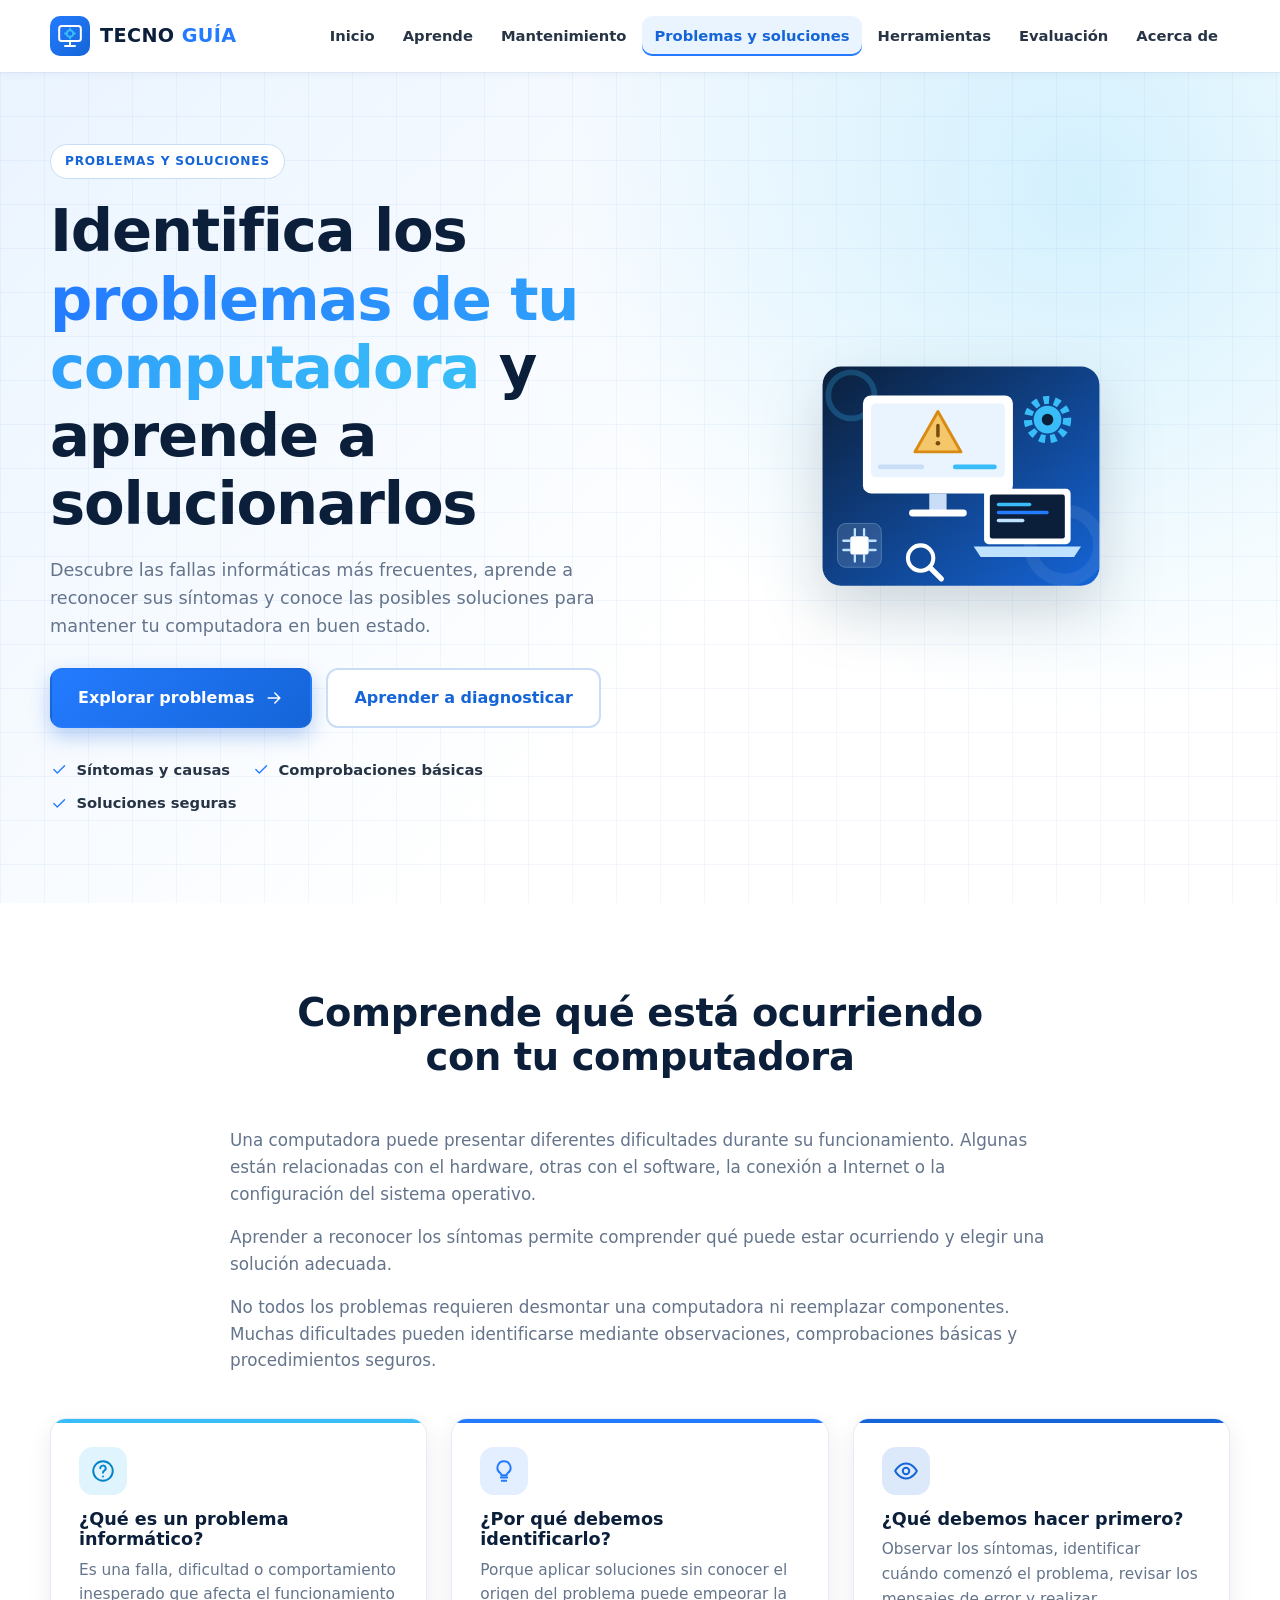
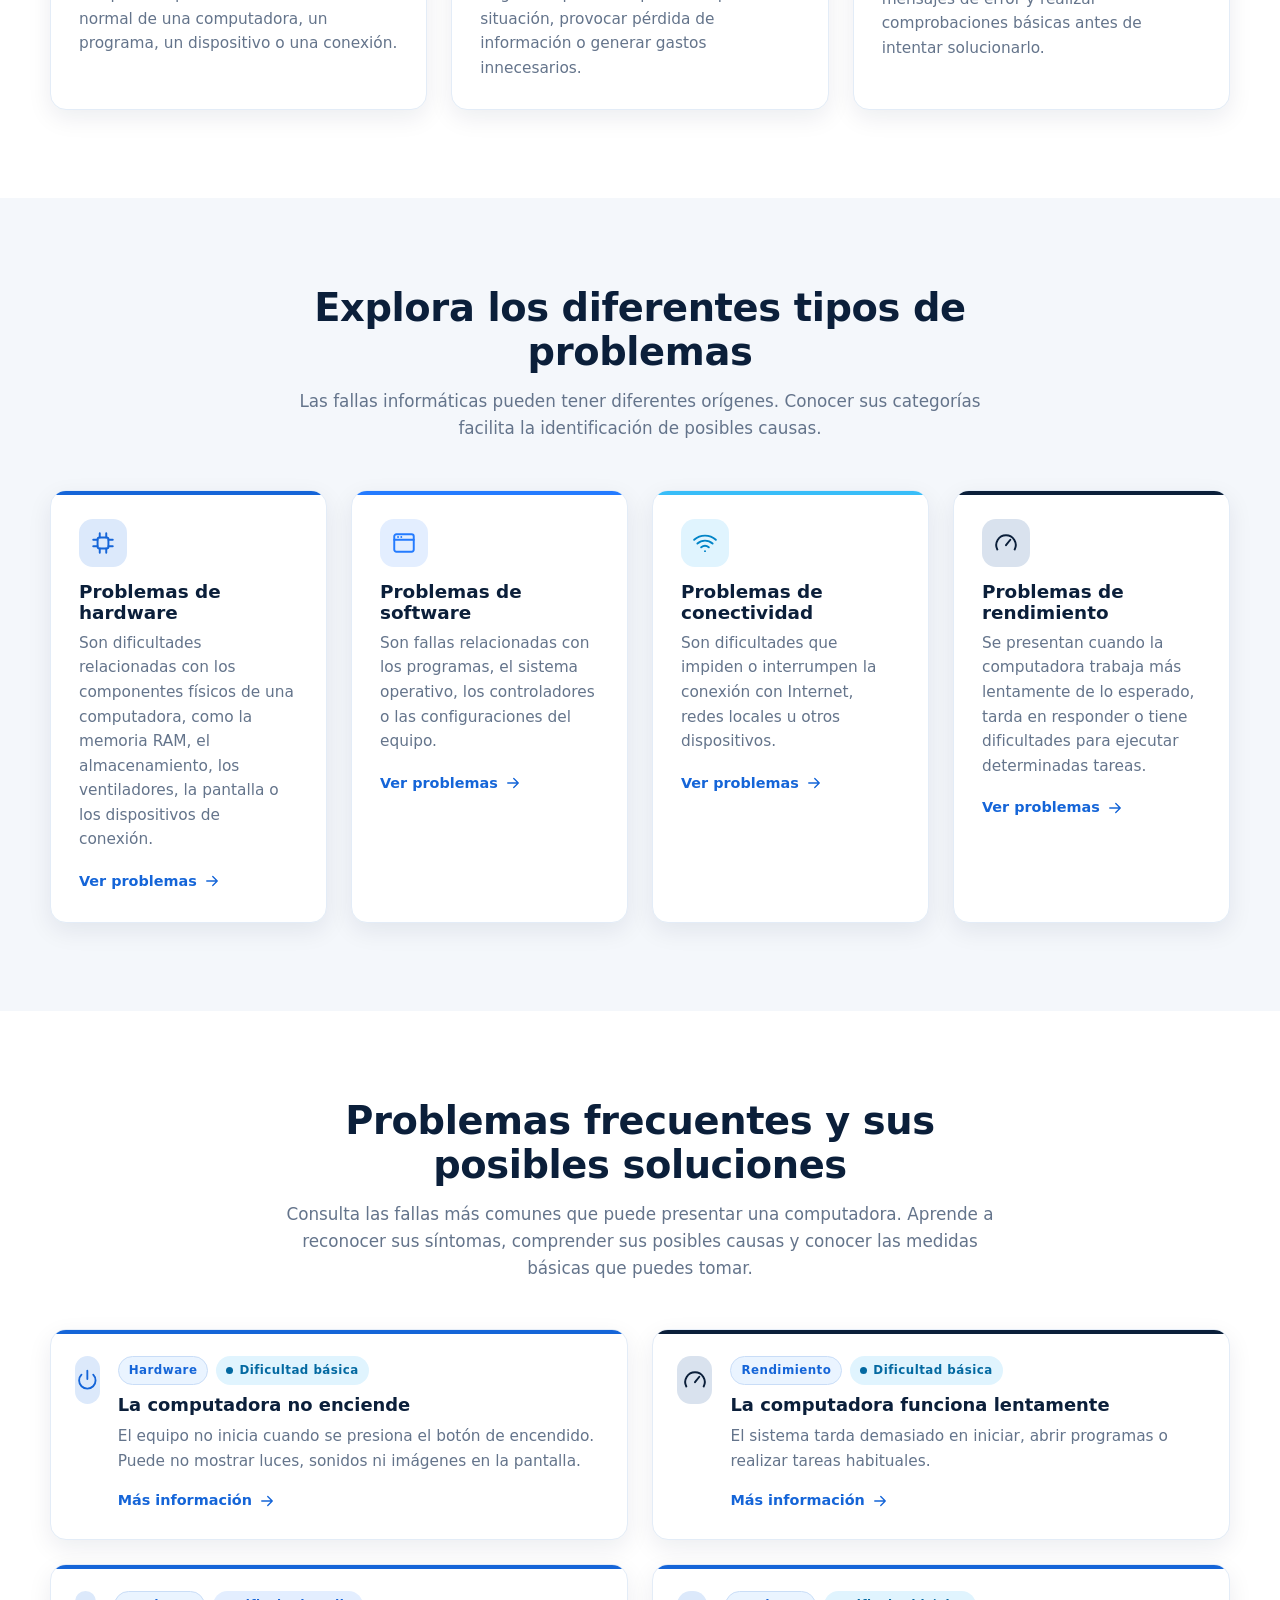
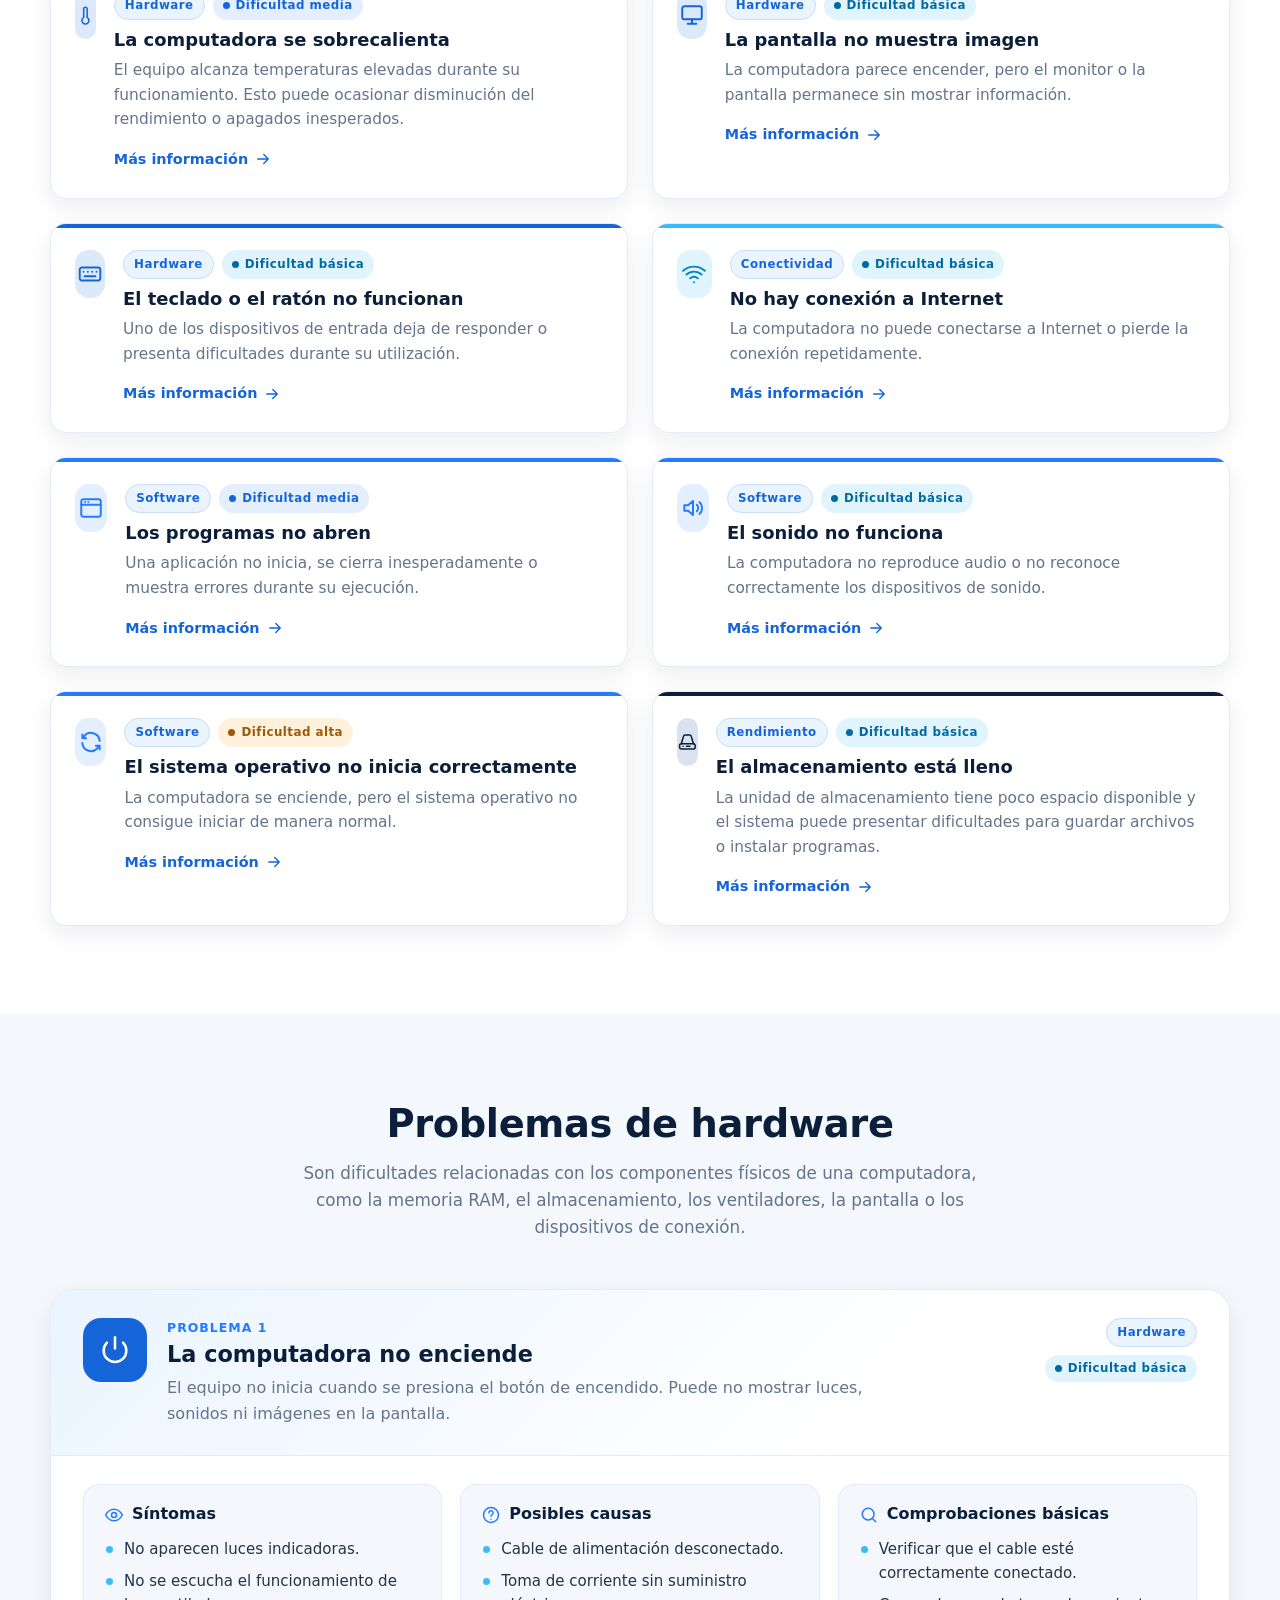
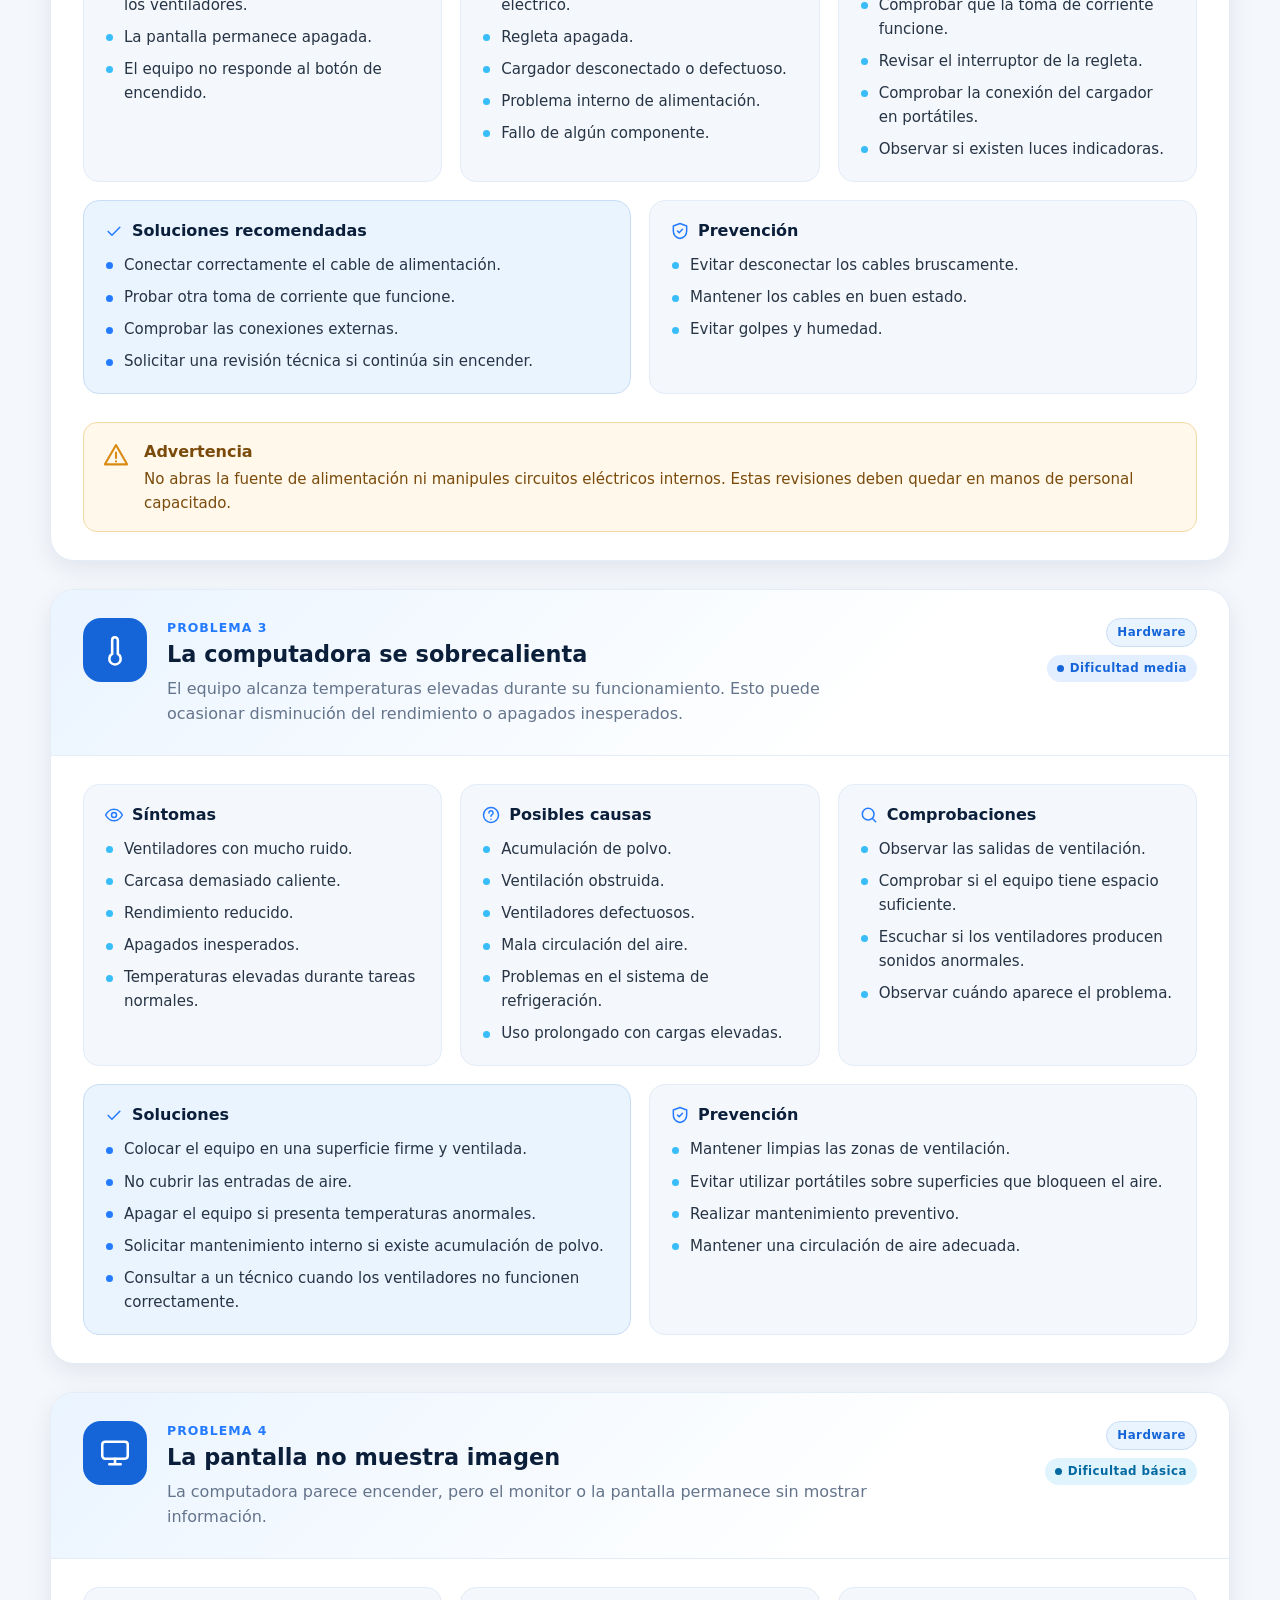
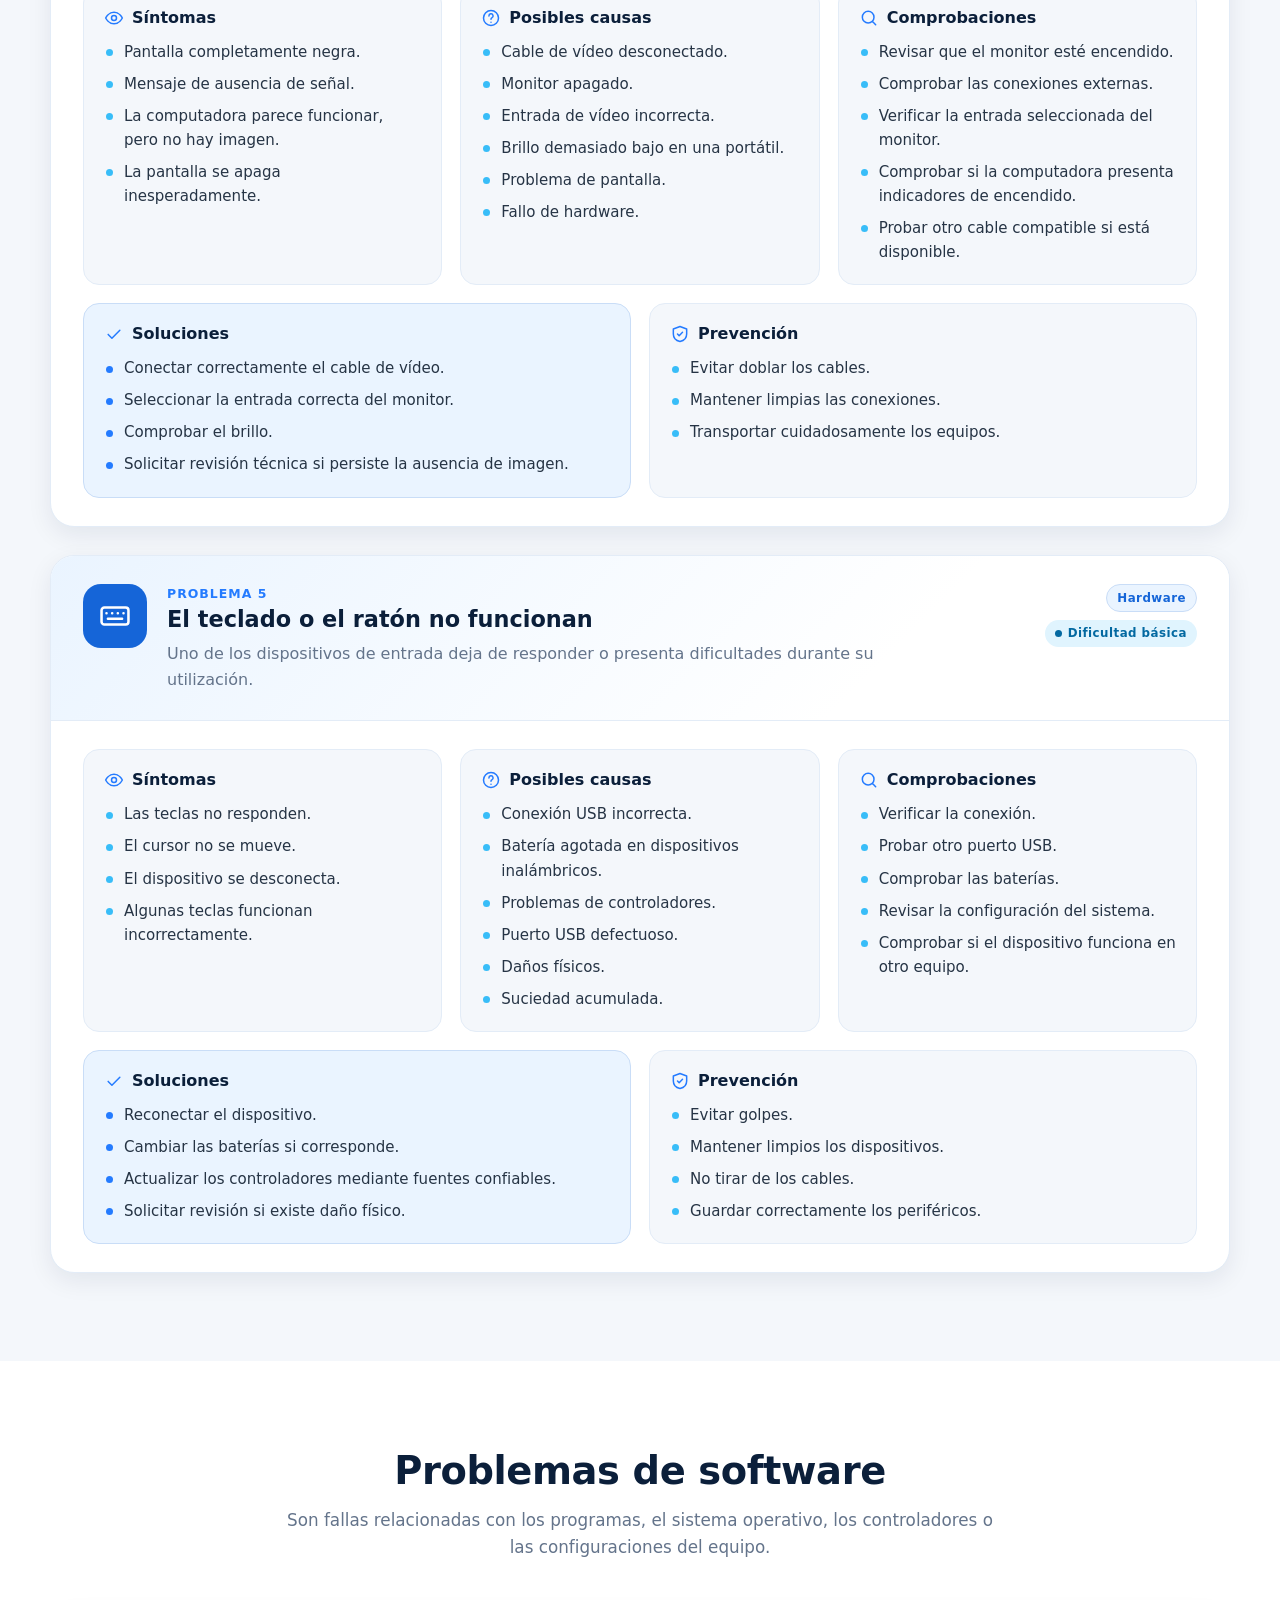
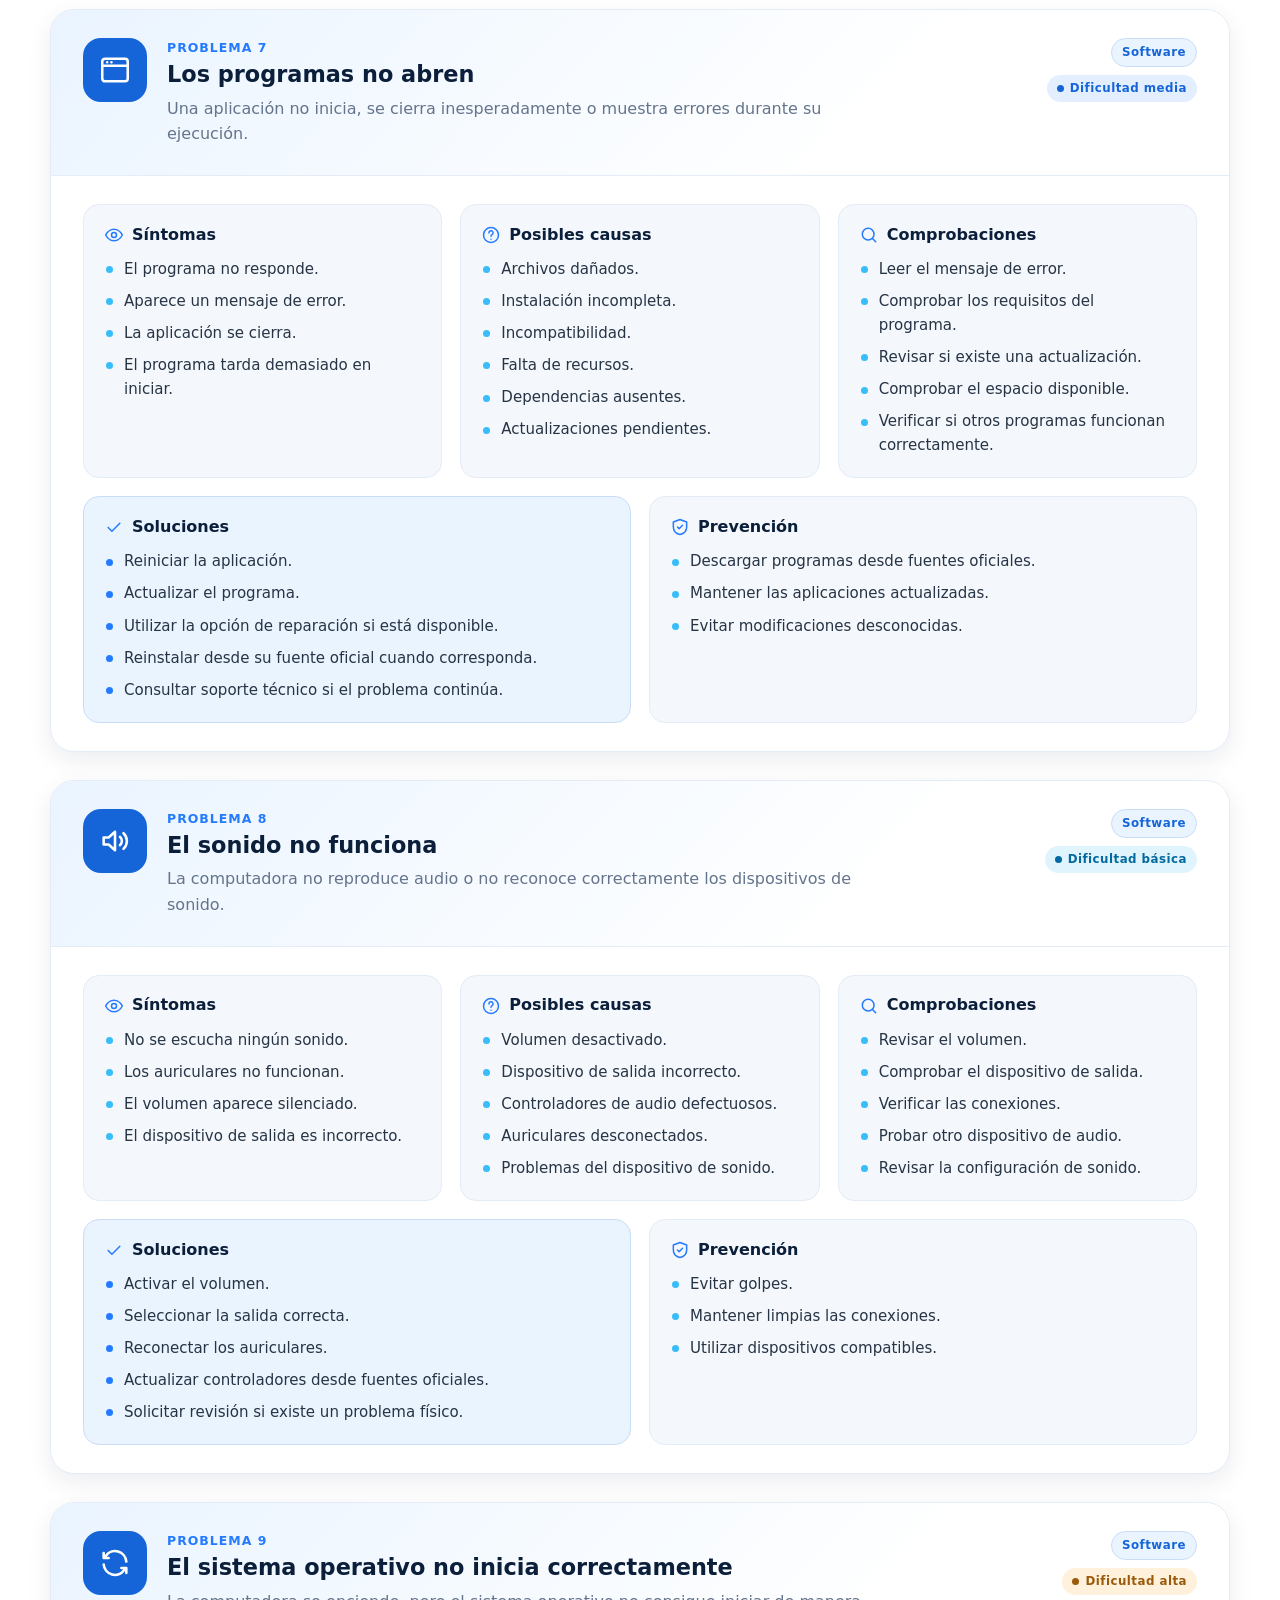
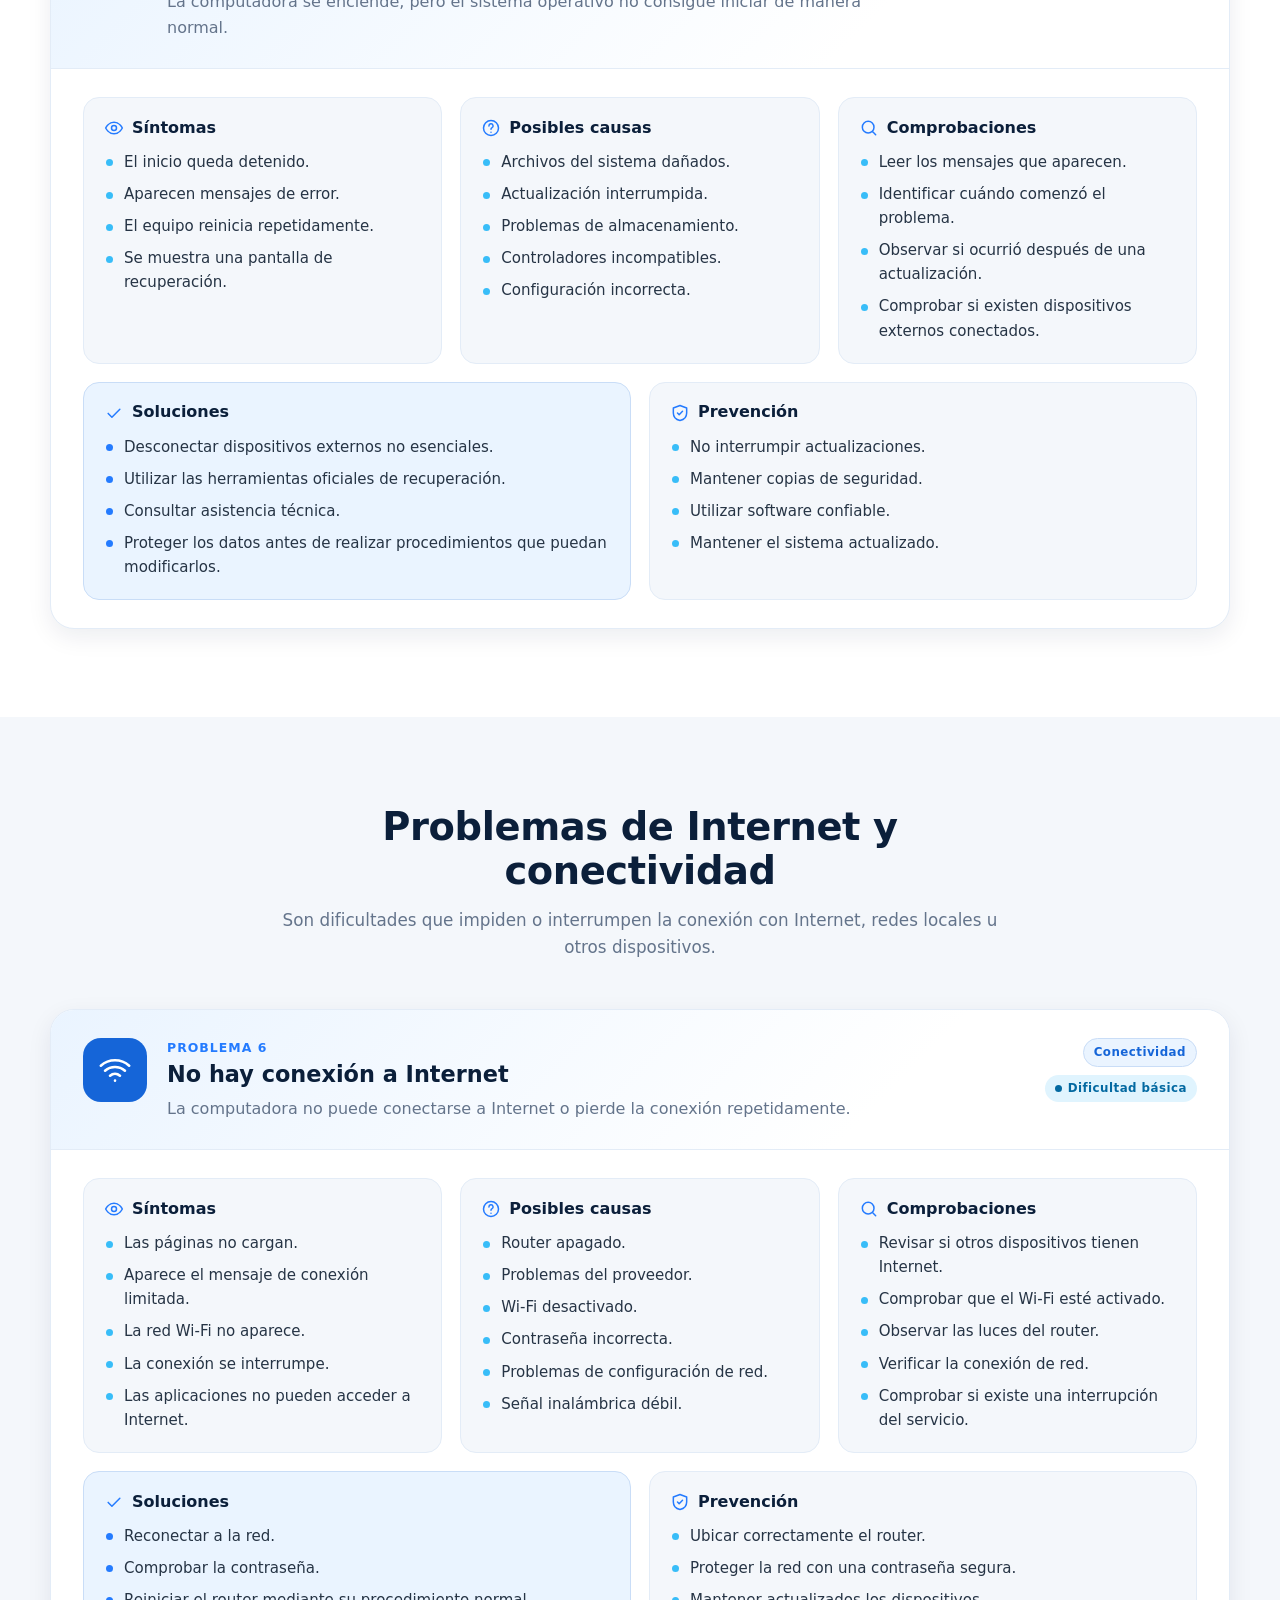
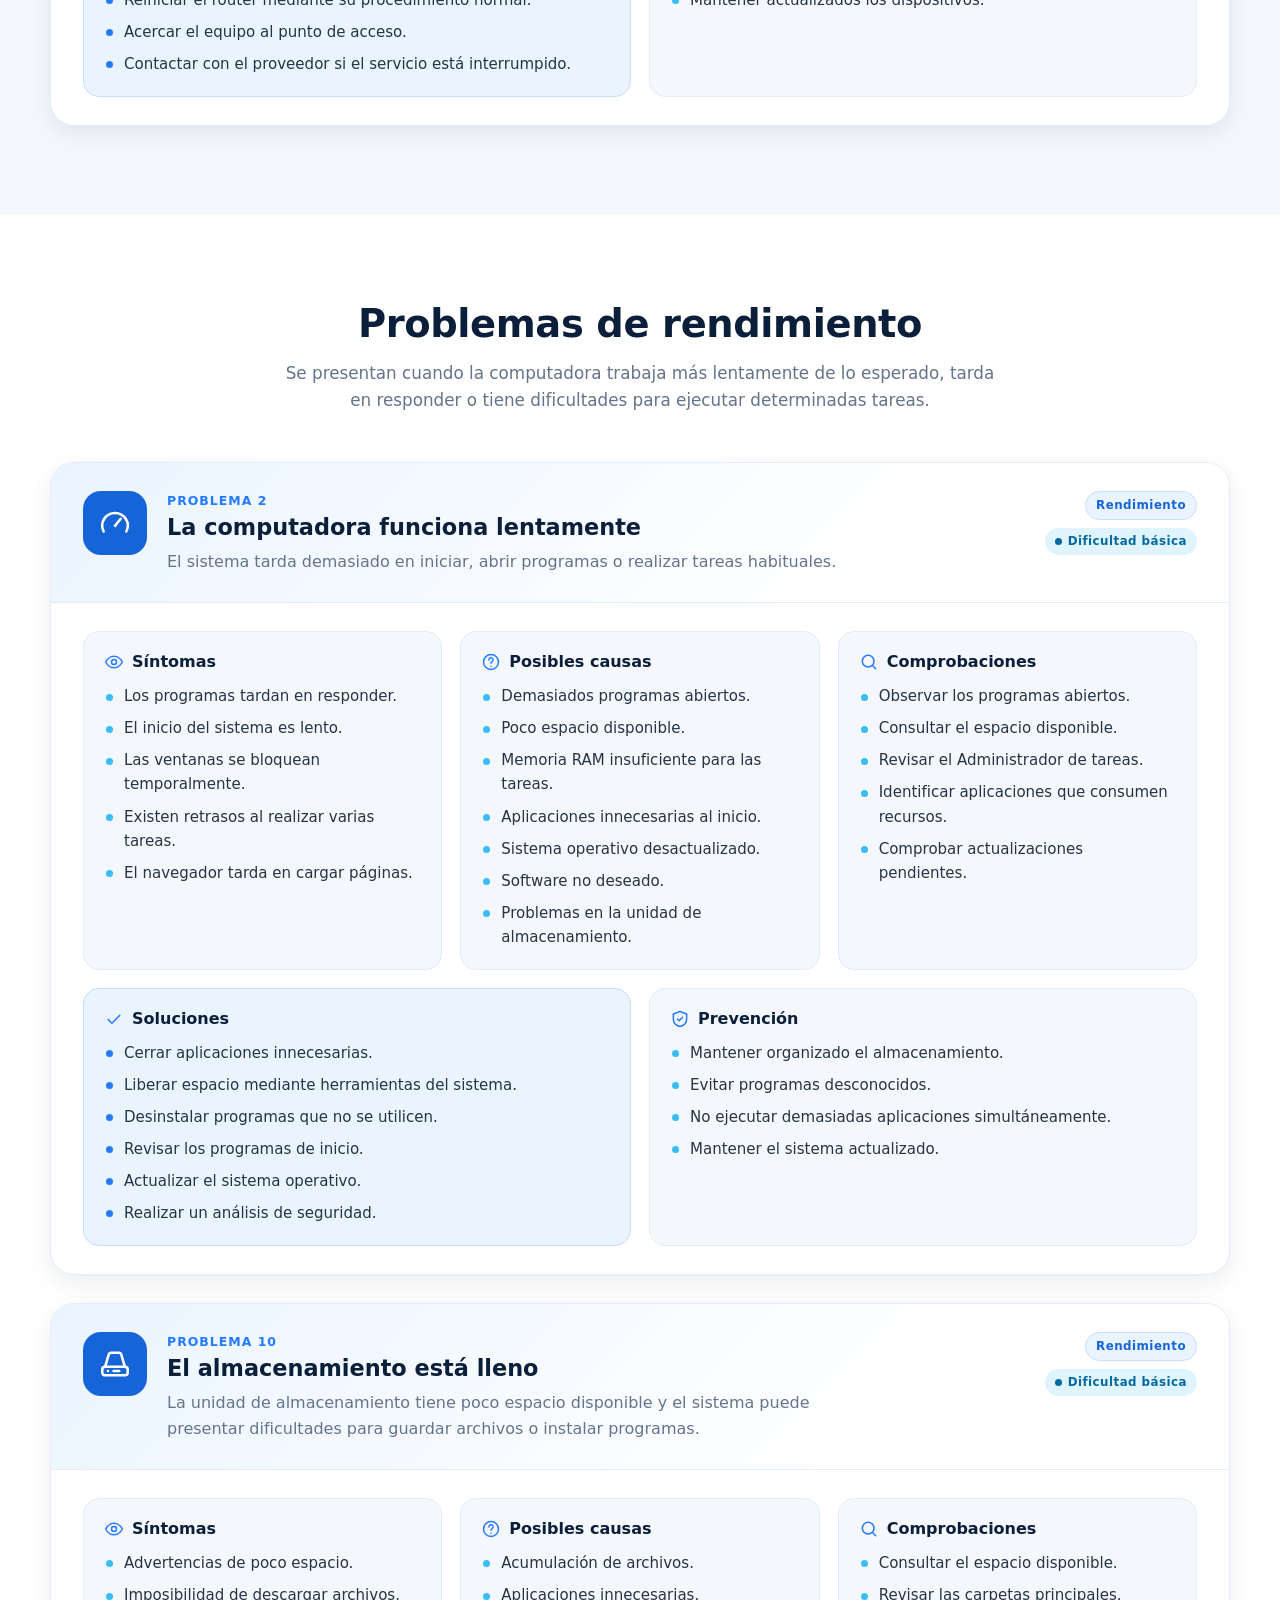
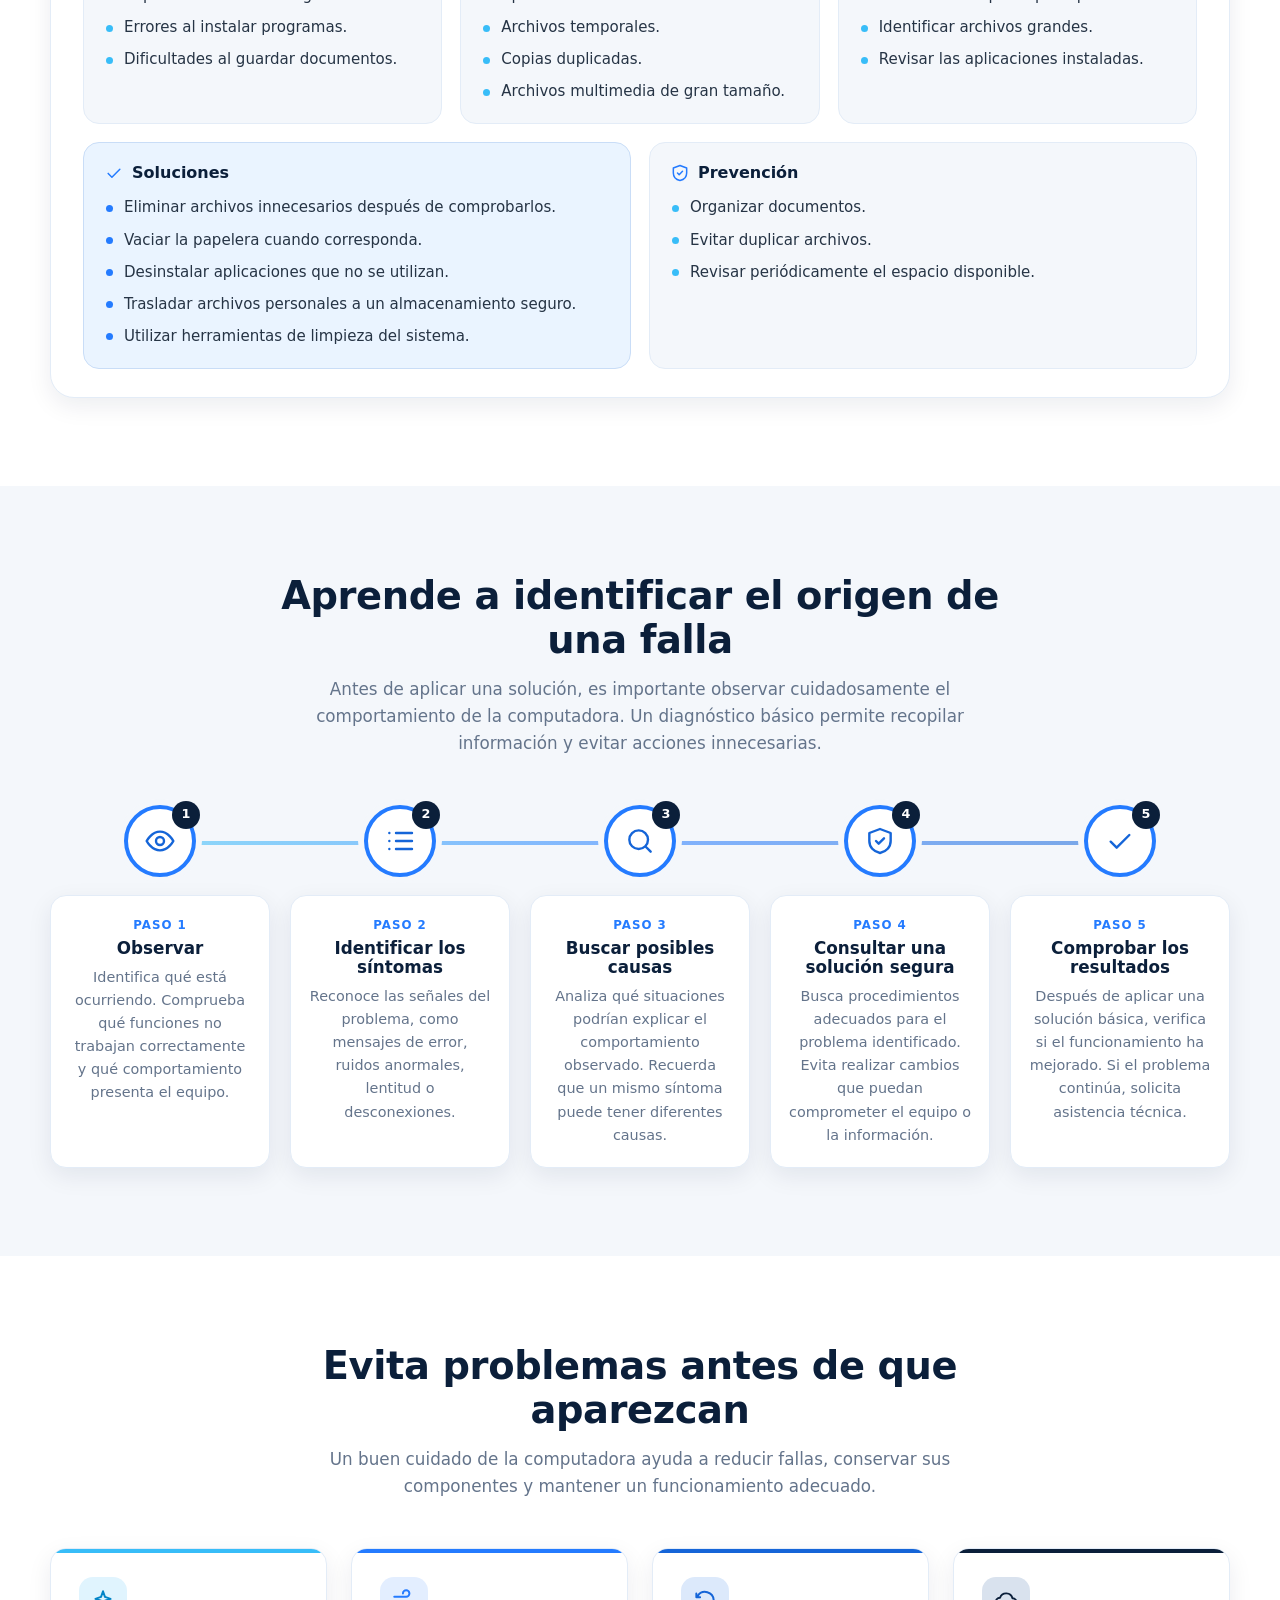
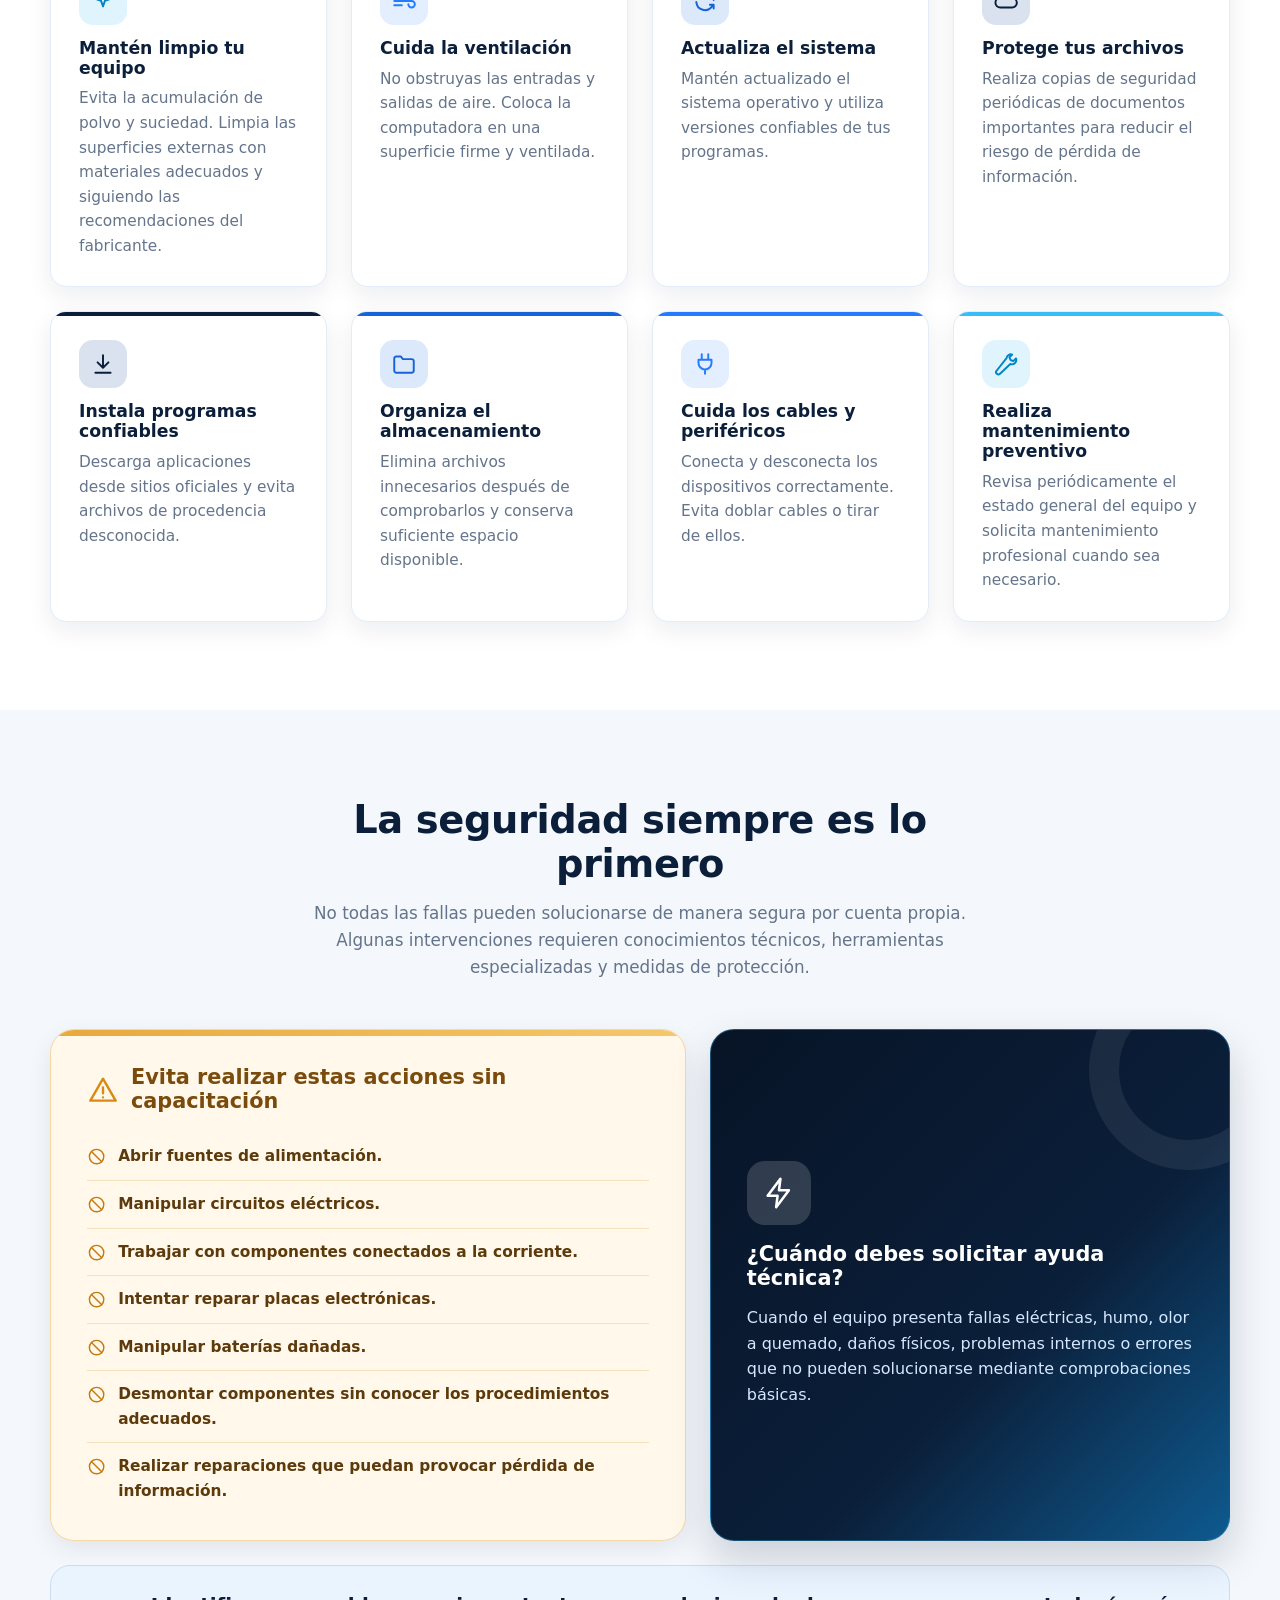
<file: TECNO-GUIA/pages/problemas.html>
<!DOCTYPE html>
<html lang="es">
<head>
  <meta charset="utf-8">
  <meta name="viewport" content="width=device-width, initial-scale=1">
  <title>Problemas y soluciones · TECNO GUÍA</title>
  <meta name="description" content="Identifica los problemas de tu computadora y aprende a solucionarlos con TECNO GUÍA.">
  <!-- Ubicación prevista: pages/problemas.html · css/problemas.css -->
  <link rel="stylesheet" href="../css/home.css">
  <link rel="stylesheet" href="../css/components.css">
  <link rel="stylesheet" href="../css/responsive.css">
  <link rel="stylesheet" href="../css/problemas.css">
</head>
<body class="pb-page" id="top">

<!-- Sprite de iconos (solo visual) -->
<svg width="0" height="0" style="position:absolute" aria-hidden="true" focusable="false">
  <defs>
    <symbol id="i-power" viewBox="0 0 24 24"><path d="M12 3v8"/><path d="M6.3 6.8a8 8 0 1 0 11.4 0"/></symbol>
    <symbol id="i-chip" viewBox="0 0 24 24"><rect x="7" y="7" width="10" height="10" rx="1.5"/><path d="M9 3v4M15 3v4M9 17v4M15 17v4M3 9h4M3 15h4M17 9h4M17 15h4"/></symbol>
    <symbol id="i-window" viewBox="0 0 24 24"><rect x="3" y="4" width="18" height="16" rx="2"/><path d="M3 9h18M6.5 6.5h.01M9.5 6.5h.01"/></symbol>
    <symbol id="i-wifi" viewBox="0 0 24 24"><path d="M2 9a15 15 0 0 1 20 0M5 12.5a10.5 10.5 0 0 1 14 0M8.5 16a5.5 5.5 0 0 1 7 0"/><path d="M12 19.5h.01"/></symbol>
    <symbol id="i-gauge" viewBox="0 0 24 24"><path d="M4 18a9 9 0 1 1 16 0"/><path d="M12 14l4-5M12 14h.01"/></symbol>
    <symbol id="i-thermo" viewBox="0 0 24 24"><path d="M14 14.8V5a2 2 0 0 0-4 0v9.8a4 4 0 1 0 4 0z"/></symbol>
    <symbol id="i-monitor" viewBox="0 0 24 24"><rect x="3" y="4" width="18" height="12" rx="2"/><path d="M8 20h8M12 16v4"/></symbol>
    <symbol id="i-keyboard" viewBox="0 0 24 24"><rect x="2.5" y="6" width="19" height="12" rx="2"/><path d="M6 10h.01M10 10h.01M14 10h.01M18 10h.01M7 14h10"/></symbol>
    <symbol id="i-volume" viewBox="0 0 24 24"><path d="M4 9.5v5h3.5L12 18.5v-13L7.5 9.5z"/><path d="M15.5 9a4 4 0 0 1 0 6M18 6.5a7.5 7.5 0 0 1 0 11"/></symbol>
    <symbol id="i-refresh" viewBox="0 0 24 24"><path d="M20 11a8 8 0 0 0-14.5-4M4 5v3.5h3.5"/><path d="M4 13a8 8 0 0 0 14.5 4M20 19v-3.5h-3.5"/></symbol>
    <symbol id="i-drive" viewBox="0 0 24 24"><rect x="3" y="14" width="18" height="6" rx="2"/><path d="M5 14l2.5-8.5A2 2 0 0 1 9.4 4h5.2a2 2 0 0 1 1.9 1.5L19 14M7 17h.01M11 17h4"/></symbol>
    <symbol id="i-eye" viewBox="0 0 24 24"><path d="M2 12s3.6-7 10-7 10 7 10 7-3.6 7-10 7S2 12 2 12z"/><circle cx="12" cy="12" r="3"/></symbol>
    <symbol id="i-list" viewBox="0 0 24 24"><path d="M9 6h12M9 12h12M9 18h12M4 6h.01M4 12h.01M4 18h.01"/></symbol>
    <symbol id="i-search" viewBox="0 0 24 24"><circle cx="11" cy="11" r="7"/><path d="M20 20l-3.5-3.5"/></symbol>
    <symbol id="i-shield" viewBox="0 0 24 24"><path d="M12 3l8 3v6c0 4.5-3.2 8-8 9-4.8-1-8-4.5-8-9V6z"/><path d="M9 12l2 2 4-4"/></symbol>
    <symbol id="i-check" viewBox="0 0 24 24"><path d="M5 12.5l4.5 4.5L19 7.5"/></symbol>
    <symbol id="i-arrow" viewBox="0 0 24 24"><path d="M5 12h14M13 6l6 6-6 6"/></symbol>
    <symbol id="i-alert" viewBox="0 0 24 24"><path d="M12 3.5l9.5 16.5h-19z"/><path d="M12 10v4.5M12 17.5h.01"/></symbol>
    <symbol id="i-tool" viewBox="0 0 24 24"><path d="M14.5 6.5a4 4 0 0 1 5.2-3.2l-2.5 2.5 1 2.5 2.5 1 2.5-2.5a4 4 0 0 1-5.2 5.2L8.5 21a2.1 2.1 0 0 1-3-3z" transform="translate(-2 0)"/></symbol>
    <symbol id="i-sparkle" viewBox="0 0 24 24"><path d="M12 3l1.8 5.2L19 10l-5.2 1.8L12 17l-1.8-5.2L5 10l5.2-1.8z"/></symbol>
    <symbol id="i-wind" viewBox="0 0 24 24"><path d="M3 8h11a3 3 0 1 0-3-3M3 12h16a3 3 0 1 1-3 3M3 16h7"/></symbol>
    <symbol id="i-cloud" viewBox="0 0 24 24"><path d="M7 18a4.5 4.5 0 0 1-.5-9A6 6 0 0 1 18 9.5 4 4 0 0 1 17.5 18z"/></symbol>
    <symbol id="i-download" viewBox="0 0 24 24"><path d="M12 4v11M7 10.5l5 5 5-5M5 20h14"/></symbol>
    <symbol id="i-folder" viewBox="0 0 24 24"><path d="M3 7a2 2 0 0 1 2-2h4l2 2.5h8a2 2 0 0 1 2 2V18a2 2 0 0 1-2 2H5a2 2 0 0 1-2-2z"/></symbol>
    <symbol id="i-plug" viewBox="0 0 24 24"><path d="M9 3v5M15 3v5M6 8h12v3a6 6 0 0 1-12 0zM12 17v4"/></symbol>
    <symbol id="i-help" viewBox="0 0 24 24"><circle cx="12" cy="12" r="9"/><path d="M9.5 9.5a2.5 2.5 0 1 1 3.5 2.3c-.7.4-1 1-1 1.7M12 17h.01"/></symbol>
    <symbol id="i-bulb" viewBox="0 0 24 24"><path d="M9 18h6M10 21h4M12 3a6 6 0 0 0-3.5 10.9c.6.5 1 1.2 1 2.1h5c0-.9.4-1.6 1-2.1A6 6 0 0 0 12 3z"/></symbol>
    <symbol id="i-ban" viewBox="0 0 24 24"><circle cx="12" cy="12" r="9"/><path d="M5.6 5.6l12.8 12.8"/></symbol>
    <symbol id="i-bolt" viewBox="0 0 24 24"><path d="M13 2L4 14h7l-1 8 9-12h-7z"/></symbol>
    <symbol id="i-book" viewBox="0 0 24 24"><path d="M4 5a2 2 0 0 1 2-2h13v16H6a2 2 0 0 0-2 2z"/><path d="M4 19V5M8 7h7"/></symbol>
  </defs>
</svg>

<!-- ================= 1. ENCABEZADO Y NAVEGACIÓN ================= -->
<header class="navbar">
  <div class="container navbar__inner">
    <a class="brand" href="../index.html" aria-label="TECNO GUÍA, inicio">
      <img src="../assets/icons/logo.svg" alt="" width="40" height="40">
      <span class="brand__name">TECNO <b>GUÍA</b></span>
    </a>
    <button class="burger" id="burger" type="button" aria-label="Abrir menú" aria-expanded="false" aria-controls="nav">
      <span></span><span></span><span></span>
    </button>
    <nav class="nav" id="nav" aria-label="Principal">
      <a class="nav__link" href="../index.html">Inicio</a>
      <a class="nav__link" href="aprende.html">Aprende</a>
      <a class="nav__link" href="mantenimiento.html">Mantenimiento</a>
      <a class="nav__link is-active" href="#top" aria-current="page">Problemas y soluciones</a>
      <a class="nav__link" href="herramientas.html">Herramientas</a>
      <a class="nav__link" href="evaluacion.html">Evaluación</a>
      <a class="nav__link" href="acerca-de.html">Acerca de</a>
    </nav>
  </div>
</header>

<main>

<!-- ================= 2. HERO ================= -->
<section class="hero" aria-labelledby="hero-title">
  <div class="hero__bg" aria-hidden="true"></div>
  <div class="container hero__grid">
    <div class="hero__text">
      <span class="tag">PROBLEMAS Y SOLUCIONES</span>
      <h1 id="hero-title">Identifica los <span class="grad">problemas de tu computadora</span> y aprende a solucionarlos</h1>
      <p class="lead">Descubre las fallas informáticas más frecuentes, aprende a reconocer sus síntomas y conoce las posibles soluciones para mantener tu computadora en buen estado.</p>
      <div class="btn-row">
        <a class="btn btn--primary btn--lg" href="#catalogo">Explorar problemas <svg class="ico" aria-hidden="true"><use href="#i-arrow"/></svg></a>
        <a class="btn btn--ghost btn--lg" href="#diagnostico">Aprender a diagnosticar</a>
      </div>
      <ul class="hero__points">
        <li><svg class="ico" aria-hidden="true"><use href="#i-check"/></svg>Síntomas y causas</li>
        <li><svg class="ico" aria-hidden="true"><use href="#i-check"/></svg>Comprobaciones básicas</li>
        <li><svg class="ico" aria-hidden="true"><use href="#i-check"/></svg>Soluciones seguras</li>
      </ul>
    </div>
    <div class="hero__art">
      <svg viewBox="0 0 520 420" role="img" aria-label="Ilustración de una computadora de escritorio y un portátil con una señal de advertencia y herramientas de diagnóstico">
        <defs>
          <linearGradient id="pbg" x1="0" y1="0" x2="1" y2="1"><stop offset="0" stop-color="#0B1F3A"/><stop offset="1" stop-color="#1565D8"/></linearGradient>
        </defs>
        <rect x="20" y="20" width="480" height="380" rx="32" fill="url(#pbg)"/>
        <circle cx="440" cy="330" r="60" fill="none" stroke="#fff" stroke-opacity=".07" stroke-width="22"/>
        <circle cx="70" cy="70" r="40" fill="none" stroke="#38BDF8" stroke-opacity=".25" stroke-width="10"/>
        <g class="float">
          <rect x="90" y="70" width="260" height="170" rx="14" fill="#fff"/>
          <rect x="104" y="84" width="232" height="128" rx="8" fill="#EAF4FF"/>
          <path d="M220 98l40 70h-80z" fill="#F5C76B" stroke="#D98A12" stroke-width="5" stroke-linejoin="round"/>
          <rect x="217" y="119" width="6" height="24" rx="3" fill="#7A4B0B"/>
          <circle cx="220" cy="153" r="4" fill="#7A4B0B"/>
          <rect x="116" y="190" width="80" height="8" rx="4" fill="#C9DDF7"/>
          <rect x="246" y="190" width="76" height="8" rx="4" fill="#38BDF8"/>
          <rect x="205" y="240" width="30" height="30" fill="#C9DDF7"/>
          <rect x="170" y="268" width="100" height="12" rx="6" fill="#fff"/>
        </g>
        <g>
          <rect x="300" y="232" width="150" height="96" rx="8" fill="#fff"/>
          <rect x="310" y="242" width="130" height="76" rx="4" fill="#0B1F3A"/>
          <rect x="322" y="256" width="60" height="6" rx="3" fill="#38BDF8"/>
          <rect x="322" y="270" width="90" height="6" rx="3" fill="#247BFF"/>
          <rect x="322" y="284" width="48" height="6" rx="3" fill="#BFE3FF"/>
          <path d="M282 332h186l-12 18H294z" fill="#BFE3FF"/>
        </g>
        <g class="spin" style="transform-box:fill-box;transform-origin:center">
          <circle cx="410" cy="112" r="34" fill="none" stroke="#38BDF8" stroke-width="14" stroke-dasharray="10 9"/>
          <circle cx="410" cy="112" r="24" fill="#38BDF8"/>
          <circle cx="410" cy="112" r="10" fill="#0B1F3A"/>
        </g>
        <g transform="translate(46 292)">
          <rect width="76" height="76" rx="14" fill="rgba(255,255,255,.12)" stroke="#BFE3FF" stroke-opacity=".5"/>
          <rect x="22" y="22" width="32" height="32" rx="5" fill="#fff"/>
          <path d="M30 10v12M46 10v12M30 54v12M46 54v12M10 30h12M10 46h12M54 30h12M54 46h12" stroke="#BFE3FF" stroke-width="4" stroke-linecap="round"/>
        </g>
        <circle cx="190" cy="352" r="22" fill="none" stroke="#fff" stroke-width="7"/>
        <path d="M206 368l20 20" stroke="#fff" stroke-width="9" stroke-linecap="round"/>
      </svg>
    </div>
  </div>
</section>

<!-- ================= 3. INTRODUCCIÓN ================= -->
<section class="section" id="introduccion" aria-labelledby="intro-title">
  <div class="container">
    <div class="section__head">
      <h2 class="section__title" id="intro-title">Comprende qué está ocurriendo con tu computadora</h2>
    </div>
    <div class="pb-intro-text">
      <p>Una computadora puede presentar diferentes dificultades durante su funcionamiento. Algunas están relacionadas con el hardware, otras con el software, la conexión a Internet o la configuración del sistema operativo.</p>
      <p>Aprender a reconocer los síntomas permite comprender qué puede estar ocurriendo y elegir una solución adecuada.</p>
      <p>No todos los problemas requieren desmontar una computadora ni reemplazar componentes. Muchas dificultades pueden identificarse mediante observaciones, comprobaciones básicas y procedimientos seguros.</p>
    </div>
    <div class="grid grid--3 pb-info">
      <article class="card tone-1">
        <span class="icon-box"><svg class="ico" aria-hidden="true"><use href="#i-help"/></svg></span>
        <h3>¿Qué es un problema informático?</h3>
        <p>Es una falla, dificultad o comportamiento inesperado que afecta el funcionamiento normal de una computadora, un programa, un dispositivo o una conexión.</p>
      </article>
      <article class="card tone-2">
        <span class="icon-box"><svg class="ico" aria-hidden="true"><use href="#i-bulb"/></svg></span>
        <h3>¿Por qué debemos identificarlo?</h3>
        <p>Porque aplicar soluciones sin conocer el origen del problema puede empeorar la situación, provocar pérdida de información o generar gastos innecesarios.</p>
      </article>
      <article class="card tone-3">
        <span class="icon-box"><svg class="ico" aria-hidden="true"><use href="#i-eye"/></svg></span>
        <h3>¿Qué debemos hacer primero?</h3>
        <p>Observar los síntomas, identificar cuándo comenzó el problema, revisar los mensajes de error y realizar comprobaciones básicas antes de intentar solucionarlo.</p>
      </article>
    </div>
  </div>
</section>

<!-- ================= 4. CATEGORÍAS ================= -->
<section class="section section--soft" id="categorias" aria-labelledby="cat-title">
  <div class="container">
    <div class="section__head">
      <h2 class="section__title" id="cat-title">Explora los diferentes tipos de problemas</h2>
      <p class="section__text">Las fallas informáticas pueden tener diferentes orígenes. Conocer sus categorías facilita la identificación de posibles causas.</p>
    </div>
    <div class="grid grid--4">
      <article class="card pb-cat tone-3" data-categoria="hardware">
        <span class="icon-box"><svg class="ico" aria-hidden="true"><use href="#i-chip"/></svg></span>
        <h3>Problemas de hardware</h3>
        <p>Son dificultades relacionadas con los componentes físicos de una computadora, como la memoria RAM, el almacenamiento, los ventiladores, la pantalla o los dispositivos de conexión.</p>
        <span class="more">Ver problemas <svg class="ico" aria-hidden="true"><use href="#i-arrow"/></svg></span>
      </article>
      <article class="card pb-cat tone-2" data-categoria="software">
        <span class="icon-box"><svg class="ico" aria-hidden="true"><use href="#i-window"/></svg></span>
        <h3>Problemas de software</h3>
        <p>Son fallas relacionadas con los programas, el sistema operativo, los controladores o las configuraciones del equipo.</p>
        <span class="more">Ver problemas <svg class="ico" aria-hidden="true"><use href="#i-arrow"/></svg></span>
      </article>
      <article class="card pb-cat tone-1" data-categoria="conectividad">
        <span class="icon-box"><svg class="ico" aria-hidden="true"><use href="#i-wifi"/></svg></span>
        <h3>Problemas de conectividad</h3>
        <p>Son dificultades que impiden o interrumpen la conexión con Internet, redes locales u otros dispositivos.</p>
        <span class="more">Ver problemas <svg class="ico" aria-hidden="true"><use href="#i-arrow"/></svg></span>
      </article>
      <article class="card pb-cat tone-4" data-categoria="rendimiento">
        <span class="icon-box"><svg class="ico" aria-hidden="true"><use href="#i-gauge"/></svg></span>
        <h3>Problemas de rendimiento</h3>
        <p>Se presentan cuando la computadora trabaja más lentamente de lo esperado, tarda en responder o tiene dificultades para ejecutar determinadas tareas.</p>
        <span class="more">Ver problemas <svg class="ico" aria-hidden="true"><use href="#i-arrow"/></svg></span>
      </article>
    </div>
  </div>
</section>

<!-- ================= 5. CATÁLOGO ================= -->
<section class="section" id="catalogo" aria-labelledby="catalogo-title">
  <div class="container">
    <div class="section__head">
      <h2 class="section__title" id="catalogo-title">Problemas frecuentes y sus posibles soluciones</h2>
      <p class="section__text">Consulta las fallas más comunes que puede presentar una computadora. Aprende a reconocer sus síntomas, comprender sus posibles causas y conocer las medidas básicas que puedes tomar.</p>
    </div>
    <div class="grid grid--2">

      <article class="card pb-card--row tone-3" data-problema="no-enciende">
        <span class="icon-box"><svg class="ico" aria-hidden="true"><use href="#i-power"/></svg></span>
        <div>
          <div class="pb-meta"><span class="pb-chip">Hardware</span><span class="pb-level">Dificultad básica</span></div>
          <h3>La computadora no enciende</h3>
          <p>El equipo no inicia cuando se presiona el botón de encendido. Puede no mostrar luces, sonidos ni imágenes en la pantalla.</p>
          <span class="more">Más información <svg class="ico" aria-hidden="true"><use href="#i-arrow"/></svg></span>
        </div>
      </article>

      <article class="card pb-card--row tone-4" data-problema="lenta">
        <span class="icon-box"><svg class="ico" aria-hidden="true"><use href="#i-gauge"/></svg></span>
        <div>
          <div class="pb-meta"><span class="pb-chip">Rendimiento</span><span class="pb-level">Dificultad básica</span></div>
          <h3>La computadora funciona lentamente</h3>
          <p>El sistema tarda demasiado en iniciar, abrir programas o realizar tareas habituales.</p>
          <span class="more">Más información <svg class="ico" aria-hidden="true"><use href="#i-arrow"/></svg></span>
        </div>
      </article>

      <article class="card pb-card--row tone-3" data-problema="sobrecalentamiento">
        <span class="icon-box"><svg class="ico" aria-hidden="true"><use href="#i-thermo"/></svg></span>
        <div>
          <div class="pb-meta"><span class="pb-chip">Hardware</span><span class="pb-level pb-level--medio">Dificultad media</span></div>
          <h3>La computadora se sobrecalienta</h3>
          <p>El equipo alcanza temperaturas elevadas durante su funcionamiento. Esto puede ocasionar disminución del rendimiento o apagados inesperados.</p>
          <span class="more">Más información <svg class="ico" aria-hidden="true"><use href="#i-arrow"/></svg></span>
        </div>
      </article>

      <article class="card pb-card--row tone-3" data-problema="sin-imagen">
        <span class="icon-box"><svg class="ico" aria-hidden="true"><use href="#i-monitor"/></svg></span>
        <div>
          <div class="pb-meta"><span class="pb-chip">Hardware</span><span class="pb-level">Dificultad básica</span></div>
          <h3>La pantalla no muestra imagen</h3>
          <p>La computadora parece encender, pero el monitor o la pantalla permanece sin mostrar información.</p>
          <span class="more">Más información <svg class="ico" aria-hidden="true"><use href="#i-arrow"/></svg></span>
        </div>
      </article>

      <article class="card pb-card--row tone-3" data-problema="teclado-raton">
        <span class="icon-box"><svg class="ico" aria-hidden="true"><use href="#i-keyboard"/></svg></span>
        <div>
          <div class="pb-meta"><span class="pb-chip">Hardware</span><span class="pb-level">Dificultad básica</span></div>
          <h3>El teclado o el ratón no funcionan</h3>
          <p>Uno de los dispositivos de entrada deja de responder o presenta dificultades durante su utilización.</p>
          <span class="more">Más información <svg class="ico" aria-hidden="true"><use href="#i-arrow"/></svg></span>
        </div>
      </article>

      <article class="card pb-card--row tone-1" data-problema="sin-internet">
        <span class="icon-box"><svg class="ico" aria-hidden="true"><use href="#i-wifi"/></svg></span>
        <div>
          <div class="pb-meta"><span class="pb-chip">Conectividad</span><span class="pb-level">Dificultad básica</span></div>
          <h3>No hay conexión a Internet</h3>
          <p>La computadora no puede conectarse a Internet o pierde la conexión repetidamente.</p>
          <span class="more">Más información <svg class="ico" aria-hidden="true"><use href="#i-arrow"/></svg></span>
        </div>
      </article>

      <article class="card pb-card--row tone-2" data-problema="programas-no-abren">
        <span class="icon-box"><svg class="ico" aria-hidden="true"><use href="#i-window"/></svg></span>
        <div>
          <div class="pb-meta"><span class="pb-chip">Software</span><span class="pb-level pb-level--medio">Dificultad media</span></div>
          <h3>Los programas no abren</h3>
          <p>Una aplicación no inicia, se cierra inesperadamente o muestra errores durante su ejecución.</p>
          <span class="more">Más información <svg class="ico" aria-hidden="true"><use href="#i-arrow"/></svg></span>
        </div>
      </article>

      <article class="card pb-card--row tone-2" data-problema="sin-sonido">
        <span class="icon-box"><svg class="ico" aria-hidden="true"><use href="#i-volume"/></svg></span>
        <div>
          <div class="pb-meta"><span class="pb-chip">Software</span><span class="pb-level">Dificultad básica</span></div>
          <h3>El sonido no funciona</h3>
          <p>La computadora no reproduce audio o no reconoce correctamente los dispositivos de sonido.</p>
          <span class="more">Más información <svg class="ico" aria-hidden="true"><use href="#i-arrow"/></svg></span>
        </div>
      </article>

      <article class="card pb-card--row tone-2" data-problema="so-no-inicia">
        <span class="icon-box"><svg class="ico" aria-hidden="true"><use href="#i-refresh"/></svg></span>
        <div>
          <div class="pb-meta"><span class="pb-chip">Software</span><span class="pb-level pb-level--alto">Dificultad alta</span></div>
          <h3>El sistema operativo no inicia correctamente</h3>
          <p>La computadora se enciende, pero el sistema operativo no consigue iniciar de manera normal.</p>
          <span class="more">Más información <svg class="ico" aria-hidden="true"><use href="#i-arrow"/></svg></span>
        </div>
      </article>

      <article class="card pb-card--row tone-4" data-problema="almacenamiento-lleno">
        <span class="icon-box"><svg class="ico" aria-hidden="true"><use href="#i-drive"/></svg></span>
        <div>
          <div class="pb-meta"><span class="pb-chip">Rendimiento</span><span class="pb-level">Dificultad básica</span></div>
          <h3>El almacenamiento está lleno</h3>
          <p>La unidad de almacenamiento tiene poco espacio disponible y el sistema puede presentar dificultades para guardar archivos o instalar programas.</p>
          <span class="more">Más información <svg class="ico" aria-hidden="true"><use href="#i-arrow"/></svg></span>
        </div>
      </article>

    </div>
  </div>
</section>

<!-- ================= 6. HARDWARE ================= -->
<section class="section section--soft" id="hardware" aria-labelledby="hw-title">
  <div class="container">
    <div class="section__head">
      <h2 class="section__title" id="hw-title">Problemas de hardware</h2>
      <p class="section__text">Son dificultades relacionadas con los componentes físicos de una computadora, como la memoria RAM, el almacenamiento, los ventiladores, la pantalla o los dispositivos de conexión.</p>
    </div>

    <!-- Problema 1 -->
    <article class="pb-ficha" id="problema-no-enciende">
      <header class="pb-ficha__head">
        <span class="icon-box icon-box--lg"><svg class="ico" aria-hidden="true"><use href="#i-power"/></svg></span>
        <div class="pb-ficha__title">
          <span class="pb-num">Problema 1</span>
          <h3>La computadora no enciende</h3>
          <p>El equipo no inicia cuando se presiona el botón de encendido. Puede no mostrar luces, sonidos ni imágenes en la pantalla.</p>
        </div>
        <div class="pb-ficha__tags"><span class="pb-chip">Hardware</span><span class="pb-level">Dificultad básica</span></div>
      </header>
      <div class="pb-ficha__body">
        <section class="pb-block">
          <h4><svg class="ico" aria-hidden="true"><use href="#i-eye"/></svg>Síntomas</h4>
          <ul>
            <li>No aparecen luces indicadoras.</li>
            <li>No se escucha el funcionamiento de los ventiladores.</li>
            <li>La pantalla permanece apagada.</li>
            <li>El equipo no responde al botón de encendido.</li>
          </ul>
        </section>
        <section class="pb-block">
          <h4><svg class="ico" aria-hidden="true"><use href="#i-help"/></svg>Posibles causas</h4>
          <ul>
            <li>Cable de alimentación desconectado.</li>
            <li>Toma de corriente sin suministro eléctrico.</li>
            <li>Regleta apagada.</li>
            <li>Cargador desconectado o defectuoso.</li>
            <li>Problema interno de alimentación.</li>
            <li>Fallo de algún componente.</li>
          </ul>
        </section>
        <section class="pb-block">
          <h4><svg class="ico" aria-hidden="true"><use href="#i-search"/></svg>Comprobaciones básicas</h4>
          <ul>
            <li>Verificar que el cable esté correctamente conectado.</li>
            <li>Comprobar que la toma de corriente funcione.</li>
            <li>Revisar el interruptor de la regleta.</li>
            <li>Comprobar la conexión del cargador en portátiles.</li>
            <li>Observar si existen luces indicadoras.</li>
          </ul>
        </section>
        <section class="pb-block pb-block--wide pb-block--sol">
          <h4><svg class="ico" aria-hidden="true"><use href="#i-check"/></svg>Soluciones recomendadas</h4>
          <ul>
            <li>Conectar correctamente el cable de alimentación.</li>
            <li>Probar otra toma de corriente que funcione.</li>
            <li>Comprobar las conexiones externas.</li>
            <li>Solicitar una revisión técnica si continúa sin encender.</li>
          </ul>
        </section>
        <section class="pb-block pb-block--wide">
          <h4><svg class="ico" aria-hidden="true"><use href="#i-shield"/></svg>Prevención</h4>
          <ul>
            <li>Evitar desconectar los cables bruscamente.</li>
            <li>Mantener los cables en buen estado.</li>
            <li>Evitar golpes y humedad.</li>
          </ul>
        </section>
      </div>
      <div class="pb-alert" role="note">
        <svg class="ico" aria-hidden="true"><use href="#i-alert"/></svg>
        <div><strong>Advertencia</strong><p>No abras la fuente de alimentación ni manipules circuitos eléctricos internos. Estas revisiones deben quedar en manos de personal capacitado.</p></div>
      </div>
    </article>

    <!-- Problema 3 -->
    <article class="pb-ficha" id="problema-sobrecalentamiento">
      <header class="pb-ficha__head">
        <span class="icon-box icon-box--lg"><svg class="ico" aria-hidden="true"><use href="#i-thermo"/></svg></span>
        <div class="pb-ficha__title">
          <span class="pb-num">Problema 3</span>
          <h3>La computadora se sobrecalienta</h3>
          <p>El equipo alcanza temperaturas elevadas durante su funcionamiento. Esto puede ocasionar disminución del rendimiento o apagados inesperados.</p>
        </div>
        <div class="pb-ficha__tags"><span class="pb-chip">Hardware</span><span class="pb-level pb-level--medio">Dificultad media</span></div>
      </header>
      <div class="pb-ficha__body">
        <section class="pb-block">
          <h4><svg class="ico" aria-hidden="true"><use href="#i-eye"/></svg>Síntomas</h4>
          <ul>
            <li>Ventiladores con mucho ruido.</li>
            <li>Carcasa demasiado caliente.</li>
            <li>Rendimiento reducido.</li>
            <li>Apagados inesperados.</li>
            <li>Temperaturas elevadas durante tareas normales.</li>
          </ul>
        </section>
        <section class="pb-block">
          <h4><svg class="ico" aria-hidden="true"><use href="#i-help"/></svg>Posibles causas</h4>
          <ul>
            <li>Acumulación de polvo.</li>
            <li>Ventilación obstruida.</li>
            <li>Ventiladores defectuosos.</li>
            <li>Mala circulación del aire.</li>
            <li>Problemas en el sistema de refrigeración.</li>
            <li>Uso prolongado con cargas elevadas.</li>
          </ul>
        </section>
        <section class="pb-block">
          <h4><svg class="ico" aria-hidden="true"><use href="#i-search"/></svg>Comprobaciones</h4>
          <ul>
            <li>Observar las salidas de ventilación.</li>
            <li>Comprobar si el equipo tiene espacio suficiente.</li>
            <li>Escuchar si los ventiladores producen sonidos anormales.</li>
            <li>Observar cuándo aparece el problema.</li>
          </ul>
        </section>
        <section class="pb-block pb-block--wide pb-block--sol">
          <h4><svg class="ico" aria-hidden="true"><use href="#i-check"/></svg>Soluciones</h4>
          <ul>
            <li>Colocar el equipo en una superficie firme y ventilada.</li>
            <li>No cubrir las entradas de aire.</li>
            <li>Apagar el equipo si presenta temperaturas anormales.</li>
            <li>Solicitar mantenimiento interno si existe acumulación de polvo.</li>
            <li>Consultar a un técnico cuando los ventiladores no funcionen correctamente.</li>
          </ul>
        </section>
        <section class="pb-block pb-block--wide">
          <h4><svg class="ico" aria-hidden="true"><use href="#i-shield"/></svg>Prevención</h4>
          <ul>
            <li>Mantener limpias las zonas de ventilación.</li>
            <li>Evitar utilizar portátiles sobre superficies que bloqueen el aire.</li>
            <li>Realizar mantenimiento preventivo.</li>
            <li>Mantener una circulación de aire adecuada.</li>
          </ul>
        </section>
      </div>
    </article>

    <!-- Problema 4 -->
    <article class="pb-ficha" id="problema-sin-imagen">
      <header class="pb-ficha__head">
        <span class="icon-box icon-box--lg"><svg class="ico" aria-hidden="true"><use href="#i-monitor"/></svg></span>
        <div class="pb-ficha__title">
          <span class="pb-num">Problema 4</span>
          <h3>La pantalla no muestra imagen</h3>
          <p>La computadora parece encender, pero el monitor o la pantalla permanece sin mostrar información.</p>
        </div>
        <div class="pb-ficha__tags"><span class="pb-chip">Hardware</span><span class="pb-level">Dificultad básica</span></div>
      </header>
      <div class="pb-ficha__body">
        <section class="pb-block">
          <h4><svg class="ico" aria-hidden="true"><use href="#i-eye"/></svg>Síntomas</h4>
          <ul>
            <li>Pantalla completamente negra.</li>
            <li>Mensaje de ausencia de señal.</li>
            <li>La computadora parece funcionar, pero no hay imagen.</li>
            <li>La pantalla se apaga inesperadamente.</li>
          </ul>
        </section>
        <section class="pb-block">
          <h4><svg class="ico" aria-hidden="true"><use href="#i-help"/></svg>Posibles causas</h4>
          <ul>
            <li>Cable de vídeo desconectado.</li>
            <li>Monitor apagado.</li>
            <li>Entrada de vídeo incorrecta.</li>
            <li>Brillo demasiado bajo en una portátil.</li>
            <li>Problema de pantalla.</li>
            <li>Fallo de hardware.</li>
          </ul>
        </section>
        <section class="pb-block">
          <h4><svg class="ico" aria-hidden="true"><use href="#i-search"/></svg>Comprobaciones</h4>
          <ul>
            <li>Revisar que el monitor esté encendido.</li>
            <li>Comprobar las conexiones externas.</li>
            <li>Verificar la entrada seleccionada del monitor.</li>
            <li>Comprobar si la computadora presenta indicadores de encendido.</li>
            <li>Probar otro cable compatible si está disponible.</li>
          </ul>
        </section>
        <section class="pb-block pb-block--wide pb-block--sol">
          <h4><svg class="ico" aria-hidden="true"><use href="#i-check"/></svg>Soluciones</h4>
          <ul>
            <li>Conectar correctamente el cable de vídeo.</li>
            <li>Seleccionar la entrada correcta del monitor.</li>
            <li>Comprobar el brillo.</li>
            <li>Solicitar revisión técnica si persiste la ausencia de imagen.</li>
          </ul>
        </section>
        <section class="pb-block pb-block--wide">
          <h4><svg class="ico" aria-hidden="true"><use href="#i-shield"/></svg>Prevención</h4>
          <ul>
            <li>Evitar doblar los cables.</li>
            <li>Mantener limpias las conexiones.</li>
            <li>Transportar cuidadosamente los equipos.</li>
          </ul>
        </section>
      </div>
    </article>

    <!-- Problema 5 -->
    <article class="pb-ficha" id="problema-teclado-raton">
      <header class="pb-ficha__head">
        <span class="icon-box icon-box--lg"><svg class="ico" aria-hidden="true"><use href="#i-keyboard"/></svg></span>
        <div class="pb-ficha__title">
          <span class="pb-num">Problema 5</span>
          <h3>El teclado o el ratón no funcionan</h3>
          <p>Uno de los dispositivos de entrada deja de responder o presenta dificultades durante su utilización.</p>
        </div>
        <div class="pb-ficha__tags"><span class="pb-chip">Hardware</span><span class="pb-level">Dificultad básica</span></div>
      </header>
      <div class="pb-ficha__body">
        <section class="pb-block">
          <h4><svg class="ico" aria-hidden="true"><use href="#i-eye"/></svg>Síntomas</h4>
          <ul>
            <li>Las teclas no responden.</li>
            <li>El cursor no se mueve.</li>
            <li>El dispositivo se desconecta.</li>
            <li>Algunas teclas funcionan incorrectamente.</li>
          </ul>
        </section>
        <section class="pb-block">
          <h4><svg class="ico" aria-hidden="true"><use href="#i-help"/></svg>Posibles causas</h4>
          <ul>
            <li>Conexión USB incorrecta.</li>
            <li>Batería agotada en dispositivos inalámbricos.</li>
            <li>Problemas de controladores.</li>
            <li>Puerto USB defectuoso.</li>
            <li>Daños físicos.</li>
            <li>Suciedad acumulada.</li>
          </ul>
        </section>
        <section class="pb-block">
          <h4><svg class="ico" aria-hidden="true"><use href="#i-search"/></svg>Comprobaciones</h4>
          <ul>
            <li>Verificar la conexión.</li>
            <li>Probar otro puerto USB.</li>
            <li>Comprobar las baterías.</li>
            <li>Revisar la configuración del sistema.</li>
            <li>Comprobar si el dispositivo funciona en otro equipo.</li>
          </ul>
        </section>
        <section class="pb-block pb-block--wide pb-block--sol">
          <h4><svg class="ico" aria-hidden="true"><use href="#i-check"/></svg>Soluciones</h4>
          <ul>
            <li>Reconectar el dispositivo.</li>
            <li>Cambiar las baterías si corresponde.</li>
            <li>Actualizar los controladores mediante fuentes confiables.</li>
            <li>Solicitar revisión si existe daño físico.</li>
          </ul>
        </section>
        <section class="pb-block pb-block--wide">
          <h4><svg class="ico" aria-hidden="true"><use href="#i-shield"/></svg>Prevención</h4>
          <ul>
            <li>Evitar golpes.</li>
            <li>Mantener limpios los dispositivos.</li>
            <li>No tirar de los cables.</li>
            <li>Guardar correctamente los periféricos.</li>
          </ul>
        </section>
      </div>
    </article>
  </div>
</section>

<!-- ================= 7. SOFTWARE ================= -->
<section class="section" id="software" aria-labelledby="sw-title">
  <div class="container">
    <div class="section__head">
      <h2 class="section__title" id="sw-title">Problemas de software</h2>
      <p class="section__text">Son fallas relacionadas con los programas, el sistema operativo, los controladores o las configuraciones del equipo.</p>
    </div>

    <!-- Problema 7 -->
    <article class="pb-ficha" id="problema-programas-no-abren">
      <header class="pb-ficha__head">
        <span class="icon-box icon-box--lg"><svg class="ico" aria-hidden="true"><use href="#i-window"/></svg></span>
        <div class="pb-ficha__title">
          <span class="pb-num">Problema 7</span>
          <h3>Los programas no abren</h3>
          <p>Una aplicación no inicia, se cierra inesperadamente o muestra errores durante su ejecución.</p>
        </div>
        <div class="pb-ficha__tags"><span class="pb-chip">Software</span><span class="pb-level pb-level--medio">Dificultad media</span></div>
      </header>
      <div class="pb-ficha__body">
        <section class="pb-block">
          <h4><svg class="ico" aria-hidden="true"><use href="#i-eye"/></svg>Síntomas</h4>
          <ul>
            <li>El programa no responde.</li>
            <li>Aparece un mensaje de error.</li>
            <li>La aplicación se cierra.</li>
            <li>El programa tarda demasiado en iniciar.</li>
          </ul>
        </section>
        <section class="pb-block">
          <h4><svg class="ico" aria-hidden="true"><use href="#i-help"/></svg>Posibles causas</h4>
          <ul>
            <li>Archivos dañados.</li>
            <li>Instalación incompleta.</li>
            <li>Incompatibilidad.</li>
            <li>Falta de recursos.</li>
            <li>Dependencias ausentes.</li>
            <li>Actualizaciones pendientes.</li>
          </ul>
        </section>
        <section class="pb-block">
          <h4><svg class="ico" aria-hidden="true"><use href="#i-search"/></svg>Comprobaciones</h4>
          <ul>
            <li>Leer el mensaje de error.</li>
            <li>Comprobar los requisitos del programa.</li>
            <li>Revisar si existe una actualización.</li>
            <li>Comprobar el espacio disponible.</li>
            <li>Verificar si otros programas funcionan correctamente.</li>
          </ul>
        </section>
        <section class="pb-block pb-block--wide pb-block--sol">
          <h4><svg class="ico" aria-hidden="true"><use href="#i-check"/></svg>Soluciones</h4>
          <ul>
            <li>Reiniciar la aplicación.</li>
            <li>Actualizar el programa.</li>
            <li>Utilizar la opción de reparación si está disponible.</li>
            <li>Reinstalar desde su fuente oficial cuando corresponda.</li>
            <li>Consultar soporte técnico si el problema continúa.</li>
          </ul>
        </section>
        <section class="pb-block pb-block--wide">
          <h4><svg class="ico" aria-hidden="true"><use href="#i-shield"/></svg>Prevención</h4>
          <ul>
            <li>Descargar programas desde fuentes oficiales.</li>
            <li>Mantener las aplicaciones actualizadas.</li>
            <li>Evitar modificaciones desconocidas.</li>
          </ul>
        </section>
      </div>
    </article>

    <!-- Problema 8 -->
    <article class="pb-ficha" id="problema-sin-sonido">
      <header class="pb-ficha__head">
        <span class="icon-box icon-box--lg"><svg class="ico" aria-hidden="true"><use href="#i-volume"/></svg></span>
        <div class="pb-ficha__title">
          <span class="pb-num">Problema 8</span>
          <h3>El sonido no funciona</h3>
          <p>La computadora no reproduce audio o no reconoce correctamente los dispositivos de sonido.</p>
        </div>
        <div class="pb-ficha__tags"><span class="pb-chip">Software</span><span class="pb-level">Dificultad básica</span></div>
      </header>
      <div class="pb-ficha__body">
        <section class="pb-block">
          <h4><svg class="ico" aria-hidden="true"><use href="#i-eye"/></svg>Síntomas</h4>
          <ul>
            <li>No se escucha ningún sonido.</li>
            <li>Los auriculares no funcionan.</li>
            <li>El volumen aparece silenciado.</li>
            <li>El dispositivo de salida es incorrecto.</li>
          </ul>
        </section>
        <section class="pb-block">
          <h4><svg class="ico" aria-hidden="true"><use href="#i-help"/></svg>Posibles causas</h4>
          <ul>
            <li>Volumen desactivado.</li>
            <li>Dispositivo de salida incorrecto.</li>
            <li>Controladores de audio defectuosos.</li>
            <li>Auriculares desconectados.</li>
            <li>Problemas del dispositivo de sonido.</li>
          </ul>
        </section>
        <section class="pb-block">
          <h4><svg class="ico" aria-hidden="true"><use href="#i-search"/></svg>Comprobaciones</h4>
          <ul>
            <li>Revisar el volumen.</li>
            <li>Comprobar el dispositivo de salida.</li>
            <li>Verificar las conexiones.</li>
            <li>Probar otro dispositivo de audio.</li>
            <li>Revisar la configuración de sonido.</li>
          </ul>
        </section>
        <section class="pb-block pb-block--wide pb-block--sol">
          <h4><svg class="ico" aria-hidden="true"><use href="#i-check"/></svg>Soluciones</h4>
          <ul>
            <li>Activar el volumen.</li>
            <li>Seleccionar la salida correcta.</li>
            <li>Reconectar los auriculares.</li>
            <li>Actualizar controladores desde fuentes oficiales.</li>
            <li>Solicitar revisión si existe un problema físico.</li>
          </ul>
        </section>
        <section class="pb-block pb-block--wide">
          <h4><svg class="ico" aria-hidden="true"><use href="#i-shield"/></svg>Prevención</h4>
          <ul>
            <li>Evitar golpes.</li>
            <li>Mantener limpias las conexiones.</li>
            <li>Utilizar dispositivos compatibles.</li>
          </ul>
        </section>
      </div>
    </article>

    <!-- Problema 9 -->
    <article class="pb-ficha" id="problema-so-no-inicia">
      <header class="pb-ficha__head">
        <span class="icon-box icon-box--lg"><svg class="ico" aria-hidden="true"><use href="#i-refresh"/></svg></span>
        <div class="pb-ficha__title">
          <span class="pb-num">Problema 9</span>
          <h3>El sistema operativo no inicia correctamente</h3>
          <p>La computadora se enciende, pero el sistema operativo no consigue iniciar de manera normal.</p>
        </div>
        <div class="pb-ficha__tags"><span class="pb-chip">Software</span><span class="pb-level pb-level--alto">Dificultad alta</span></div>
      </header>
      <div class="pb-ficha__body">
        <section class="pb-block">
          <h4><svg class="ico" aria-hidden="true"><use href="#i-eye"/></svg>Síntomas</h4>
          <ul>
            <li>El inicio queda detenido.</li>
            <li>Aparecen mensajes de error.</li>
            <li>El equipo reinicia repetidamente.</li>
            <li>Se muestra una pantalla de recuperación.</li>
          </ul>
        </section>
        <section class="pb-block">
          <h4><svg class="ico" aria-hidden="true"><use href="#i-help"/></svg>Posibles causas</h4>
          <ul>
            <li>Archivos del sistema dañados.</li>
            <li>Actualización interrumpida.</li>
            <li>Problemas de almacenamiento.</li>
            <li>Controladores incompatibles.</li>
            <li>Configuración incorrecta.</li>
          </ul>
        </section>
        <section class="pb-block">
          <h4><svg class="ico" aria-hidden="true"><use href="#i-search"/></svg>Comprobaciones</h4>
          <ul>
            <li>Leer los mensajes que aparecen.</li>
            <li>Identificar cuándo comenzó el problema.</li>
            <li>Observar si ocurrió después de una actualización.</li>
            <li>Comprobar si existen dispositivos externos conectados.</li>
          </ul>
        </section>
        <section class="pb-block pb-block--wide pb-block--sol">
          <h4><svg class="ico" aria-hidden="true"><use href="#i-check"/></svg>Soluciones</h4>
          <ul>
            <li>Desconectar dispositivos externos no esenciales.</li>
            <li>Utilizar las herramientas oficiales de recuperación.</li>
            <li>Consultar asistencia técnica.</li>
            <li>Proteger los datos antes de realizar procedimientos que puedan modificarlos.</li>
          </ul>
        </section>
        <section class="pb-block pb-block--wide">
          <h4><svg class="ico" aria-hidden="true"><use href="#i-shield"/></svg>Prevención</h4>
          <ul>
            <li>No interrumpir actualizaciones.</li>
            <li>Mantener copias de seguridad.</li>
            <li>Utilizar software confiable.</li>
            <li>Mantener el sistema actualizado.</li>
          </ul>
        </section>
      </div>
    </article>
  </div>
</section>

<!-- ================= 8. CONECTIVIDAD ================= -->
<section class="section section--soft" id="conectividad" aria-labelledby="net-title">
  <div class="container">
    <div class="section__head">
      <h2 class="section__title" id="net-title">Problemas de Internet y conectividad</h2>
      <p class="section__text">Son dificultades que impiden o interrumpen la conexión con Internet, redes locales u otros dispositivos.</p>
    </div>

    <!-- Problema 6 -->
    <article class="pb-ficha" id="problema-sin-internet">
      <header class="pb-ficha__head">
        <span class="icon-box icon-box--lg"><svg class="ico" aria-hidden="true"><use href="#i-wifi"/></svg></span>
        <div class="pb-ficha__title">
          <span class="pb-num">Problema 6</span>
          <h3>No hay conexión a Internet</h3>
          <p>La computadora no puede conectarse a Internet o pierde la conexión repetidamente.</p>
        </div>
        <div class="pb-ficha__tags"><span class="pb-chip">Conectividad</span><span class="pb-level">Dificultad básica</span></div>
      </header>
      <div class="pb-ficha__body">
        <section class="pb-block">
          <h4><svg class="ico" aria-hidden="true"><use href="#i-eye"/></svg>Síntomas</h4>
          <ul>
            <li>Las páginas no cargan.</li>
            <li>Aparece el mensaje de conexión limitada.</li>
            <li>La red Wi-Fi no aparece.</li>
            <li>La conexión se interrumpe.</li>
            <li>Las aplicaciones no pueden acceder a Internet.</li>
          </ul>
        </section>
        <section class="pb-block">
          <h4><svg class="ico" aria-hidden="true"><use href="#i-help"/></svg>Posibles causas</h4>
          <ul>
            <li>Router apagado.</li>
            <li>Problemas del proveedor.</li>
            <li>Wi-Fi desactivado.</li>
            <li>Contraseña incorrecta.</li>
            <li>Problemas de configuración de red.</li>
            <li>Señal inalámbrica débil.</li>
          </ul>
        </section>
        <section class="pb-block">
          <h4><svg class="ico" aria-hidden="true"><use href="#i-search"/></svg>Comprobaciones</h4>
          <ul>
            <li>Revisar si otros dispositivos tienen Internet.</li>
            <li>Comprobar que el Wi-Fi esté activado.</li>
            <li>Observar las luces del router.</li>
            <li>Verificar la conexión de red.</li>
            <li>Comprobar si existe una interrupción del servicio.</li>
          </ul>
        </section>
        <section class="pb-block pb-block--wide pb-block--sol">
          <h4><svg class="ico" aria-hidden="true"><use href="#i-check"/></svg>Soluciones</h4>
          <ul>
            <li>Reconectar a la red.</li>
            <li>Comprobar la contraseña.</li>
            <li>Reiniciar el router mediante su procedimiento normal.</li>
            <li>Acercar el equipo al punto de acceso.</li>
            <li>Contactar con el proveedor si el servicio está interrumpido.</li>
          </ul>
        </section>
        <section class="pb-block pb-block--wide">
          <h4><svg class="ico" aria-hidden="true"><use href="#i-shield"/></svg>Prevención</h4>
          <ul>
            <li>Ubicar correctamente el router.</li>
            <li>Proteger la red con una contraseña segura.</li>
            <li>Mantener actualizados los dispositivos.</li>
          </ul>
        </section>
      </div>
    </article>
  </div>
</section>

<!-- ================= 9. RENDIMIENTO ================= -->
<section class="section" id="rendimiento" aria-labelledby="perf-title">
  <div class="container">
    <div class="section__head">
      <h2 class="section__title" id="perf-title">Problemas de rendimiento</h2>
      <p class="section__text">Se presentan cuando la computadora trabaja más lentamente de lo esperado, tarda en responder o tiene dificultades para ejecutar determinadas tareas.</p>
    </div>

    <!-- Problema 2 -->
    <article class="pb-ficha" id="problema-lenta">
      <header class="pb-ficha__head">
        <span class="icon-box icon-box--lg"><svg class="ico" aria-hidden="true"><use href="#i-gauge"/></svg></span>
        <div class="pb-ficha__title">
          <span class="pb-num">Problema 2</span>
          <h3>La computadora funciona lentamente</h3>
          <p>El sistema tarda demasiado en iniciar, abrir programas o realizar tareas habituales.</p>
        </div>
        <div class="pb-ficha__tags"><span class="pb-chip">Rendimiento</span><span class="pb-level">Dificultad básica</span></div>
      </header>
      <div class="pb-ficha__body">
        <section class="pb-block">
          <h4><svg class="ico" aria-hidden="true"><use href="#i-eye"/></svg>Síntomas</h4>
          <ul>
            <li>Los programas tardan en responder.</li>
            <li>El inicio del sistema es lento.</li>
            <li>Las ventanas se bloquean temporalmente.</li>
            <li>Existen retrasos al realizar varias tareas.</li>
            <li>El navegador tarda en cargar páginas.</li>
          </ul>
        </section>
        <section class="pb-block">
          <h4><svg class="ico" aria-hidden="true"><use href="#i-help"/></svg>Posibles causas</h4>
          <ul>
            <li>Demasiados programas abiertos.</li>
            <li>Poco espacio disponible.</li>
            <li>Memoria RAM insuficiente para las tareas.</li>
            <li>Aplicaciones innecesarias al inicio.</li>
            <li>Sistema operativo desactualizado.</li>
            <li>Software no deseado.</li>
            <li>Problemas en la unidad de almacenamiento.</li>
          </ul>
        </section>
        <section class="pb-block">
          <h4><svg class="ico" aria-hidden="true"><use href="#i-search"/></svg>Comprobaciones</h4>
          <ul>
            <li>Observar los programas abiertos.</li>
            <li>Consultar el espacio disponible.</li>
            <li>Revisar el Administrador de tareas.</li>
            <li>Identificar aplicaciones que consumen recursos.</li>
            <li>Comprobar actualizaciones pendientes.</li>
          </ul>
        </section>
        <section class="pb-block pb-block--wide pb-block--sol">
          <h4><svg class="ico" aria-hidden="true"><use href="#i-check"/></svg>Soluciones</h4>
          <ul>
            <li>Cerrar aplicaciones innecesarias.</li>
            <li>Liberar espacio mediante herramientas del sistema.</li>
            <li>Desinstalar programas que no se utilicen.</li>
            <li>Revisar los programas de inicio.</li>
            <li>Actualizar el sistema operativo.</li>
            <li>Realizar un análisis de seguridad.</li>
          </ul>
        </section>
        <section class="pb-block pb-block--wide">
          <h4><svg class="ico" aria-hidden="true"><use href="#i-shield"/></svg>Prevención</h4>
          <ul>
            <li>Mantener organizado el almacenamiento.</li>
            <li>Evitar programas desconocidos.</li>
            <li>No ejecutar demasiadas aplicaciones simultáneamente.</li>
            <li>Mantener el sistema actualizado.</li>
          </ul>
        </section>
      </div>
    </article>

    <!-- Problema 10 -->
    <article class="pb-ficha" id="problema-almacenamiento-lleno">
      <header class="pb-ficha__head">
        <span class="icon-box icon-box--lg"><svg class="ico" aria-hidden="true"><use href="#i-drive"/></svg></span>
        <div class="pb-ficha__title">
          <span class="pb-num">Problema 10</span>
          <h3>El almacenamiento está lleno</h3>
          <p>La unidad de almacenamiento tiene poco espacio disponible y el sistema puede presentar dificultades para guardar archivos o instalar programas.</p>
        </div>
        <div class="pb-ficha__tags"><span class="pb-chip">Rendimiento</span><span class="pb-level">Dificultad básica</span></div>
      </header>
      <div class="pb-ficha__body">
        <section class="pb-block">
          <h4><svg class="ico" aria-hidden="true"><use href="#i-eye"/></svg>Síntomas</h4>
          <ul>
            <li>Advertencias de poco espacio.</li>
            <li>Imposibilidad de descargar archivos.</li>
            <li>Errores al instalar programas.</li>
            <li>Dificultades al guardar documentos.</li>
          </ul>
        </section>
        <section class="pb-block">
          <h4><svg class="ico" aria-hidden="true"><use href="#i-help"/></svg>Posibles causas</h4>
          <ul>
            <li>Acumulación de archivos.</li>
            <li>Aplicaciones innecesarias.</li>
            <li>Archivos temporales.</li>
            <li>Copias duplicadas.</li>
            <li>Archivos multimedia de gran tamaño.</li>
          </ul>
        </section>
        <section class="pb-block">
          <h4><svg class="ico" aria-hidden="true"><use href="#i-search"/></svg>Comprobaciones</h4>
          <ul>
            <li>Consultar el espacio disponible.</li>
            <li>Revisar las carpetas principales.</li>
            <li>Identificar archivos grandes.</li>
            <li>Revisar las aplicaciones instaladas.</li>
          </ul>
        </section>
        <section class="pb-block pb-block--wide pb-block--sol">
          <h4><svg class="ico" aria-hidden="true"><use href="#i-check"/></svg>Soluciones</h4>
          <ul>
            <li>Eliminar archivos innecesarios después de comprobarlos.</li>
            <li>Vaciar la papelera cuando corresponda.</li>
            <li>Desinstalar aplicaciones que no se utilizan.</li>
            <li>Trasladar archivos personales a un almacenamiento seguro.</li>
            <li>Utilizar herramientas de limpieza del sistema.</li>
          </ul>
        </section>
        <section class="pb-block pb-block--wide">
          <h4><svg class="ico" aria-hidden="true"><use href="#i-shield"/></svg>Prevención</h4>
          <ul>
            <li>Organizar documentos.</li>
            <li>Evitar duplicar archivos.</li>
            <li>Revisar periódicamente el espacio disponible.</li>
          </ul>
        </section>
      </div>
    </article>
  </div>
</section>

<!-- ================= 10. DIAGNÓSTICO BÁSICO ================= -->
<section class="section section--soft" id="diagnostico" aria-labelledby="diag-title">
  <div class="container">
    <div class="section__head">
      <h2 class="section__title" id="diag-title">Aprende a identificar el origen de una falla</h2>
      <p class="section__text">Antes de aplicar una solución, es importante observar cuidadosamente el comportamiento de la computadora. Un diagnóstico básico permite recopilar información y evitar acciones innecesarias.</p>
    </div>
    <ol class="pb-steps" style="list-style:none;margin:0;padding:0">
      <li class="pb-step">
        <div class="pb-step__marker"><svg class="ico" aria-hidden="true"><use href="#i-eye"/></svg><span class="pb-step__n">1</span></div>
        <div class="pb-step__card">
          <span class="pb-step__label">Paso 1</span>
          <h3>Observar</h3>
          <p>Identifica qué está ocurriendo. Comprueba qué funciones no trabajan correctamente y qué comportamiento presenta el equipo.</p>
        </div>
      </li>
      <li class="pb-step">
        <div class="pb-step__marker"><svg class="ico" aria-hidden="true"><use href="#i-list"/></svg><span class="pb-step__n">2</span></div>
        <div class="pb-step__card">
          <span class="pb-step__label">Paso 2</span>
          <h3>Identificar los síntomas</h3>
          <p>Reconoce las señales del problema, como mensajes de error, ruidos anormales, lentitud o desconexiones.</p>
        </div>
      </li>
      <li class="pb-step">
        <div class="pb-step__marker"><svg class="ico" aria-hidden="true"><use href="#i-search"/></svg><span class="pb-step__n">3</span></div>
        <div class="pb-step__card">
          <span class="pb-step__label">Paso 3</span>
          <h3>Buscar posibles causas</h3>
          <p>Analiza qué situaciones podrían explicar el comportamiento observado. Recuerda que un mismo síntoma puede tener diferentes causas.</p>
        </div>
      </li>
      <li class="pb-step">
        <div class="pb-step__marker"><svg class="ico" aria-hidden="true"><use href="#i-shield"/></svg><span class="pb-step__n">4</span></div>
        <div class="pb-step__card">
          <span class="pb-step__label">Paso 4</span>
          <h3>Consultar una solución segura</h3>
          <p>Busca procedimientos adecuados para el problema identificado. Evita realizar cambios que puedan comprometer el equipo o la información.</p>
        </div>
      </li>
      <li class="pb-step">
        <div class="pb-step__marker"><svg class="ico" aria-hidden="true"><use href="#i-check"/></svg><span class="pb-step__n">5</span></div>
        <div class="pb-step__card">
          <span class="pb-step__label">Paso 5</span>
          <h3>Comprobar los resultados</h3>
          <p>Después de aplicar una solución básica, verifica si el funcionamiento ha mejorado. Si el problema continúa, solicita asistencia técnica.</p>
        </div>
      </li>
    </ol>
  </div>
</section>

<!-- ================= 11. PREVENCIÓN ================= -->
<section class="section" id="prevencion" aria-labelledby="prev-title">
  <div class="container">
    <div class="section__head">
      <h2 class="section__title" id="prev-title">Evita problemas antes de que aparezcan</h2>
      <p class="section__text">Un buen cuidado de la computadora ayuda a reducir fallas, conservar sus componentes y mantener un funcionamiento adecuado.</p>
    </div>
    <div class="grid grid--4 pb-prev">
      <article class="card tone-1">
        <span class="icon-box"><svg class="ico" aria-hidden="true"><use href="#i-sparkle"/></svg></span>
        <h3>Mantén limpio tu equipo</h3>
        <p>Evita la acumulación de polvo y suciedad. Limpia las superficies externas con materiales adecuados y siguiendo las recomendaciones del fabricante.</p>
      </article>
      <article class="card tone-2">
        <span class="icon-box"><svg class="ico" aria-hidden="true"><use href="#i-wind"/></svg></span>
        <h3>Cuida la ventilación</h3>
        <p>No obstruyas las entradas y salidas de aire. Coloca la computadora en una superficie firme y ventilada.</p>
      </article>
      <article class="card tone-3">
        <span class="icon-box"><svg class="ico" aria-hidden="true"><use href="#i-refresh"/></svg></span>
        <h3>Actualiza el sistema</h3>
        <p>Mantén actualizado el sistema operativo y utiliza versiones confiables de tus programas.</p>
      </article>
      <article class="card tone-4">
        <span class="icon-box"><svg class="ico" aria-hidden="true"><use href="#i-cloud"/></svg></span>
        <h3>Protege tus archivos</h3>
        <p>Realiza copias de seguridad periódicas de documentos importantes para reducir el riesgo de pérdida de información.</p>
      </article>
      <article class="card tone-4">
        <span class="icon-box"><svg class="ico" aria-hidden="true"><use href="#i-download"/></svg></span>
        <h3>Instala programas confiables</h3>
        <p>Descarga aplicaciones desde sitios oficiales y evita archivos de procedencia desconocida.</p>
      </article>
      <article class="card tone-3">
        <span class="icon-box"><svg class="ico" aria-hidden="true"><use href="#i-folder"/></svg></span>
        <h3>Organiza el almacenamiento</h3>
        <p>Elimina archivos innecesarios después de comprobarlos y conserva suficiente espacio disponible.</p>
      </article>
      <article class="card tone-2">
        <span class="icon-box"><svg class="ico" aria-hidden="true"><use href="#i-plug"/></svg></span>
        <h3>Cuida los cables y periféricos</h3>
        <p>Conecta y desconecta los dispositivos correctamente. Evita doblar cables o tirar de ellos.</p>
      </article>
      <article class="card tone-1">
        <span class="icon-box"><svg class="ico" aria-hidden="true"><use href="#i-tool"/></svg></span>
        <h3>Realiza mantenimiento preventivo</h3>
        <p>Revisa periódicamente el estado general del equipo y solicita mantenimiento profesional cuando sea necesario.</p>
      </article>
    </div>
  </div>
</section>

<!-- ================= 12. SEGURIDAD ================= -->
<section class="section section--soft" id="seguridad" aria-labelledby="seg-title">
  <div class="container">
    <div class="section__head">
      <h2 class="section__title" id="seg-title">La seguridad siempre es lo primero</h2>
      <p class="section__text">No todas las fallas pueden solucionarse de manera segura por cuenta propia. Algunas intervenciones requieren conocimientos técnicos, herramientas especializadas y medidas de protección.</p>
    </div>
    <div class="pb-safety">
      <article class="pb-warn-card" role="note">
        <h3><svg class="ico" aria-hidden="true"><use href="#i-alert"/></svg>Evita realizar estas acciones sin capacitación</h3>
        <ul>
          <li><svg class="ico" aria-hidden="true"><use href="#i-ban"/></svg>Abrir fuentes de alimentación.</li>
          <li><svg class="ico" aria-hidden="true"><use href="#i-ban"/></svg>Manipular circuitos eléctricos.</li>
          <li><svg class="ico" aria-hidden="true"><use href="#i-ban"/></svg>Trabajar con componentes conectados a la corriente.</li>
          <li><svg class="ico" aria-hidden="true"><use href="#i-ban"/></svg>Intentar reparar placas electrónicas.</li>
          <li><svg class="ico" aria-hidden="true"><use href="#i-ban"/></svg>Manipular baterías dañadas.</li>
          <li><svg class="ico" aria-hidden="true"><use href="#i-ban"/></svg>Desmontar componentes sin conocer los procedimientos adecuados.</li>
          <li><svg class="ico" aria-hidden="true"><use href="#i-ban"/></svg>Realizar reparaciones que puedan provocar pérdida de información.</li>
        </ul>
      </article>
      <article class="pb-help-card">
        <span class="icon-box icon-box--lg icon-box--glass"><svg class="ico" aria-hidden="true"><use href="#i-bolt"/></svg></span>
        <h3>¿Cuándo debes solicitar ayuda técnica?</h3>
        <p>Cuando el equipo presenta fallas eléctricas, humo, olor a quemado, daños físicos, problemas internos o errores que no pueden solucionarse mediante comprobaciones básicas.</p>
      </article>
      <div class="pb-quote">
        <svg class="ico" aria-hidden="true"><use href="#i-shield"/></svg>
        <p>Identificar un problema es importante, pero solucionarlo de manera segura es todavía más importante.</p>
      </div>
    </div>
  </div>
</section>

<!-- ================= 13. SECCIÓN FINAL ================= -->
<section class="cta" id="aprendizaje" aria-labelledby="cta-title">
  <div class="container cta__inner">
    <h2 id="cta-title">Ahora puedes reconocer mejor los problemas de tu computadora</h2>
    <p>Comprender los síntomas, identificar posibles causas y conocer las medidas preventivas son conocimientos fundamentales para cuidar cualquier equipo informático.</p>
    <p class="pb-cta__sub">Continúa aprendiendo y descubre más herramientas, técnicas de mantenimiento y conocimientos sobre informática.</p>
    <a class="btn btn--light btn--lg" href="aprende.html">Continuar aprendiendo <svg class="ico" aria-hidden="true"><use href="#i-arrow"/></svg></a>
  </div>
</section>

</main>

<!-- ================= 14. PIE DE PÁGINA ================= -->
<footer class="footer">
  <div class="container footer__grid">
    <div>
      <a class="brand brand--light" href="../index.html" aria-label="TECNO GUÍA, inicio">
        <svg width="34" height="34" viewBox="0 0 34 34" aria-hidden="true">
          <rect width="34" height="34" rx="10" fill="#1565D8"/>
          <rect x="8" y="9" width="18" height="12" rx="2" fill="none" stroke="#fff" stroke-width="2"/>
          <path d="M13 25h8M17 21v4" stroke="#38BDF8" stroke-width="2" stroke-linecap="round"/>
        </svg>
        <span class="brand__name">TECNO <b>GUÍA</b></span>
      </a>
      <p>TECNO GUÍA — Aprende informática, comprende tu computadora y descubre cómo mantenerla en buen estado.</p>
    </div>
    <div>
      <h4>Secciones</h4>
      <ul>
        <li><a href="../index.html">Inicio</a></li>
        <li><a href="aprende.html">Aprende</a></li>
        <li><a href="mantenimiento.html">Mantenimiento</a></li>
        <li><a href="#top">Problemas y soluciones</a></li>
      </ul>
    </div>
    <div>
      <h4>Más</h4>
      <ul>
        <li><a href="herramientas.html">Herramientas</a></li>
        <li><a href="evaluacion.html">Evaluación</a></li>
        <li><a href="acerca-de.html">Acerca de</a></li>
      </ul>
    </div>
    <div>
      <h4>Sobre el proyecto</h4>
      <p>Plataforma educativa dirigida a estudiantes principiantes que desean aprender informática, hardware, software, mantenimiento y diagnóstico básico de computadoras.</p>
    </div>
  </div>
  <div class="container footer__bottom">© 2026 TECNO GUÍA. Todos los derechos reservados.</div>
</footer>

<script src="../js/menu.js"></script>
</body>
</html>
</file>
<file: TECNO-GUIA/css/home.css>
:root{--blue:#1565D8;--navy:#0B1F3A;--deep:#071426;--electric:#247BFF;--sky:#38BDF8;--tint:#EAF4FF;--white:#fff;--bg:#F4F7FB;--muted:#64748B;--ink:#263445;--radius:16px;--shadow:0 8px 24px rgba(11,31,58,.08);--font:"Manrope","Inter","Poppins",system-ui,-apple-system,"Segoe UI",sans-serif}
*,*::before,*::after{box-sizing:border-box}
html{scroll-behavior:smooth}
body{margin:0;font-family:var(--font);color:var(--ink);background:var(--white);line-height:1.6;overflow-x:hidden;-webkit-font-smoothing:antialiased}
img,svg{max-width:100%}
a{color:inherit;text-decoration:none}
ul{margin:0;padding:0;list-style:none}
h1,h2,h3,h4{color:var(--navy);line-height:1.15;margin:0}
:focus-visible{outline:3px solid var(--sky);outline-offset:3px}
.container{width:min(1180px,100% - 40px);margin-inline:auto}
.ico{width:1.25em;height:1.25em;fill:none;stroke:currentColor;stroke-width:1.8;stroke-linecap:round;stroke-linejoin:round;flex:none}

/* Navbar */
.navbar{position:sticky;top:0;z-index:50;background:rgba(255,255,255,.88);backdrop-filter:blur(12px);box-shadow:0 1px 10px rgba(11,31,58,.06)}
.navbar__inner{display:flex;align-items:center;justify-content:space-between;gap:16px;height:72px}
.brand{display:flex;align-items:center;gap:10px}
.brand__name{font-weight:800;font-size:1.2rem;letter-spacing:.02em;color:var(--navy)}
.brand__name b{color:var(--electric)}
.nav{display:flex;align-items:center;gap:4px}
.nav__link{padding:8px 12px;border-radius:10px;font-size:.92rem;font-weight:600;color:var(--ink);transition:background .2s,color .2s}
.nav__link:hover{background:var(--tint);color:var(--blue)}
.nav__link.is-active{color:var(--blue);background:var(--tint);box-shadow:inset 0 -2px 0 var(--electric)}
.nav__cta{margin-left:10px}
.burger{display:none;width:44px;height:44px;border:0;border-radius:12px;background:var(--tint);cursor:pointer;flex-direction:column;align-items:center;justify-content:center;gap:5px}
.burger span{width:20px;height:2px;background:var(--blue);border-radius:2px;transition:transform .25s,opacity .25s}
.burger[aria-expanded=true] span:nth-child(1){transform:translateY(7px) rotate(45deg)}
.burger[aria-expanded=true] span:nth-child(2){opacity:0}
.burger[aria-expanded=true] span:nth-child(3){transform:translateY(-7px) rotate(-45deg)}

/* Hero */
.hero{position:relative;padding:72px 0 88px;overflow:hidden;background:linear-gradient(135deg,#EAF4FF 0%,#fff 60%)}
.hero__bg{position:absolute;inset:0;background:radial-gradient(circle at 85% 15%,rgba(56,189,248,.22),transparent 40%),linear-gradient(rgba(21,101,216,.05) 1px,transparent 1px),linear-gradient(90deg,rgba(21,101,216,.05) 1px,transparent 1px);background-size:auto,44px 44px,44px 44px}
.hero__grid{position:relative;display:grid;grid-template-columns:1.05fr .95fr;gap:48px;align-items:center}
.hero h1{font-size:clamp(2.3rem,5vw,3.7rem);font-weight:800;letter-spacing:-.02em;margin:18px 0}
.grad{background:linear-gradient(90deg,var(--electric),var(--sky));-webkit-background-clip:text;background-clip:text;color:transparent}
.lead{font-size:1.1rem;color:var(--muted);max-width:54ch;margin:0 0 28px}
.btn-row{display:flex;flex-wrap:wrap;gap:14px}
.hero__points{display:flex;flex-wrap:wrap;gap:10px 22px;margin-top:30px;color:var(--ink);font-weight:600;font-size:.92rem}
.hero__points li{display:flex;align-items:center;gap:8px}
.hero__points .ico{color:var(--electric)}
.hero__art svg{width:100%;height:auto;filter:drop-shadow(0 24px 30px rgba(11,31,58,.18))}
.float{animation:float 5s ease-in-out infinite}
.spin{animation:spin 24s linear infinite}
@keyframes float{50%{transform:translateY(-10px)}}
@keyframes spin{to{transform:rotate(360deg)}}

/* Sections */
.section{padding:88px 0}
.section--soft{background:var(--bg)}
.section__head{text-align:center;max-width:680px;margin:0 auto 48px}
.section__title{font-size:clamp(1.7rem,3.4vw,2.4rem);font-weight:800;letter-spacing:-.01em;margin-bottom:14px}
.section__text{color:var(--muted);font-size:1.05rem;margin:0}
.split{display:grid;grid-template-columns:1.1fr .9fr;gap:56px;align-items:center}
.split .section__text{margin-bottom:28px}
.grid{display:grid;gap:24px}
.grid--2{grid-template-columns:repeat(2,1fr)}
.grid--3{grid-template-columns:repeat(3,1fr)}
.grid--4{grid-template-columns:repeat(4,1fr)}

/* CTA */
.cta{position:relative;overflow:hidden;padding:88px 0;color:#fff;text-align:center;background:linear-gradient(120deg,var(--deep),var(--navy) 45%,var(--electric))}
.cta__circuit{position:absolute;inset:0;width:100%;height:100%;opacity:.35}
.cta__inner{position:relative}
.cta h2{color:#fff;font-size:clamp(1.8rem,4vw,2.8rem);font-weight:800;margin-bottom:14px}
.cta p{max-width:56ch;margin:0 auto 30px;color:#D6E8FF;font-size:1.08rem}

/* Footer */
.footer{background:var(--deep);color:#9FB3C8;padding-top:64px}
.footer__grid{display:grid;grid-template-columns:1.4fr 1fr 1fr 1.4fr;gap:40px}
.footer h4{color:#fff;font-size:1rem;margin-bottom:16px}
.footer li{margin-bottom:10px}
.footer a:hover{color:var(--sky)}
.footer p{margin:14px 0 0;font-size:.94rem}
.brand--light .brand__name{color:#fff}
.footer__bottom{margin-top:48px;padding:22px 0;border-top:1px solid rgba(255,255,255,.1);text-align:center;font-size:.88rem}
</file>
<file: TECNO-GUIA/css/components.css>
.btn{display:inline-flex;align-items:center;justify-content:center;gap:10px;border:2px solid transparent;border-radius:12px;font:inherit;font-weight:700;cursor:pointer;transition:transform .2s,box-shadow .2s,background .2s,color .2s}
.btn--sm{padding:10px 16px;font-size:.9rem}
.btn--lg{padding:15px 26px;font-size:1rem;min-height:52px}
.btn--primary{color:#fff;background:linear-gradient(135deg,var(--electric),var(--blue));box-shadow:0 8px 20px rgba(21,101,216,.3)}
.btn--primary:hover{transform:translateY(-2px);box-shadow:0 12px 26px rgba(21,101,216,.38)}
.btn--ghost{color:var(--blue);background:#fff;border-color:#C9DDF7}
.btn--ghost:hover{background:var(--tint);border-color:var(--electric)}
.btn--light{color:var(--navy);background:#fff;box-shadow:0 10px 24px rgba(0,0,0,.25)}
.btn--light:hover{transform:translateY(-2px);background:var(--tint)}
.tag{display:inline-block;padding:7px 14px;border-radius:999px;background:#fff;border:1px solid #C9DDF7;color:var(--blue);font-size:.76rem;font-weight:800;letter-spacing:.06em}

.icon-box{display:grid;place-items:center;width:48px;height:48px;border-radius:14px;background:var(--tint);color:var(--blue);margin-bottom:14px;font-size:1.3rem;transition:background .25s,color .25s}
.icon-box--lg{width:64px;height:64px;font-size:1.7rem;border-radius:18px}
.icon-box--glass{background:rgba(255,255,255,.16);color:#fff}

.card{position:relative;padding:28px;background:#fff;border:1px solid #E3ECF7;border-radius:var(--radius);box-shadow:var(--shadow);transition:transform .25s,box-shadow .25s,border-color .25s;overflow:hidden}
.card::before{content:"";position:absolute;left:0;top:0;width:100%;height:4px;background:linear-gradient(90deg,var(--electric),var(--sky))}
.card:hover{transform:translateY(-5px);box-shadow:0 16px 34px rgba(21,101,216,.16);border-color:#B7D3F7}
.card:hover .icon-box{background:var(--blue);color:#fff}
.card h3{font-size:1.15rem;margin-bottom:8px}
.card p{margin:0 0 16px;color:var(--muted);font-size:.96rem}
.more{display:inline-flex;align-items:center;gap:6px;color:var(--blue);font-weight:700;font-size:.9rem}
.card:hover .more .ico{transform:translateX(4px)}
.more .ico{transition:transform .2s}

.tone-1::before{background:#38BDF8}.tone-2::before{background:#247BFF}.tone-3::before{background:#1565D8}.tone-4::before{background:#0B1F3A}
.tone-1 .icon-box{background:#E0F4FE;color:#0284C7}
.tone-2 .icon-box{background:#E3EEFF;color:#247BFF}
.tone-3 .icon-box{background:#DCE9FB;color:#1565D8}
.tone-4 .icon-box{background:#D9E2EE;color:#0B1F3A}

.mini-grid{display:grid;grid-template-columns:repeat(3,1fr);gap:16px}
.mini{padding:20px;background:var(--bg);border-radius:var(--radius);border:1px solid #E3ECF7}
.mini h3{font-size:1.05rem;margin-bottom:6px}
.mini p{margin:0;color:var(--muted);font-size:.9rem}

.panel{padding:28px;border-radius:24px;background:linear-gradient(145deg,var(--navy),var(--blue));box-shadow:0 20px 40px rgba(11,31,58,.22)}
.panel__grid{display:grid;grid-template-columns:repeat(3,1fr);gap:14px}
.panel__node{display:grid;place-items:center;aspect-ratio:1;border-radius:18px;background:rgba(255,255,255,.1);border:1px solid rgba(255,255,255,.18);color:#BFE3FF;font-size:2rem}
.panel__node--main{background:#fff;color:var(--blue);box-shadow:0 0 0 6px rgba(56,189,248,.25)}

.big{padding:40px;border-radius:24px;color:#fff;box-shadow:0 18px 40px rgba(11,31,58,.18);position:relative;overflow:hidden}
.big::after{content:"";position:absolute;right:-60px;top:-60px;width:200px;height:200px;border-radius:50%;border:30px solid rgba(255,255,255,.07)}
.big--prev{background:linear-gradient(135deg,var(--electric),var(--blue))}
.big--corr{background:linear-gradient(135deg,var(--deep),var(--navy) 60%,#0E5A8F);border:1px solid rgba(56,189,248,.35)}
.big h3{color:#fff;font-size:1.6rem;margin-bottom:12px}
.big p{margin:0 0 24px;color:#E2EFFF}
.checks{display:grid;grid-template-columns:1fr 1fr;gap:12px}
.checks li{display:flex;align-items:center;gap:10px;padding:12px 14px;border-radius:12px;background:rgba(255,255,255,.12);font-weight:600;font-size:.92rem}
.big--corr .checks .ico{color:var(--sky)}

.tool{display:flex;gap:16px;align-items:flex-start;padding:22px;background:#fff;border:1px solid #E3ECF7;border-radius:var(--radius);box-shadow:var(--shadow);transition:transform .25s,border-color .25s}
.tool:hover{transform:translateY(-4px);border-color:var(--electric)}
.tool .icon-box{margin:0}
.tool h3{font-size:1.02rem;margin-bottom:4px}
.tool p{margin:0;color:var(--muted);font-size:.92rem}

.reveal{opacity:0;transform:translateY(18px);transition:opacity .6s ease,transform .6s ease}
.reveal.is-visible{opacity:1;transform:none}
@media (prefers-reduced-motion:reduce){*,*::before,*::after{animation:none!important;transition:none!important;scroll-behavior:auto!important}.reveal{opacity:1;transform:none}}

/* ===== Fase 2: estados e interacción ===== */
html{scroll-padding-top:90px}
[tabindex="-1"]:focus{outline:none}
.sr-only{position:absolute;width:1px;height:1px;overflow:hidden;clip:rect(0 0 0 0);white-space:nowrap}
.btn:active{transform:translateY(0) scale(.98)}
.btn[disabled],.btn[aria-disabled=true]{opacity:.55;pointer-events:none}
.nav__link:active{background:#D5E7FF}
.nav__link{white-space:nowrap}
.footer li a{display:inline-block;padding:4px 0}
.is-selectable,.mini[data-target]{cursor:pointer;-webkit-tap-highlight-color:transparent}
.is-selectable:active,.mini[data-target]:active{transform:scale(.985)}
.mini[data-target]:hover{border-color:var(--electric)}
.is-selectable.is-selected{border-color:var(--electric);box-shadow:0 0 0 3px rgba(36,123,255,.35),var(--shadow)}
.is-flash{animation:flash 1.6s ease}
@keyframes flash{0%,60%{box-shadow:0 0 0 4px var(--sky)}100%{box-shadow:0 0 0 0 transparent}}
.search-toggle{display:grid;place-items:center;width:44px;height:44px;border:0;border-radius:12px;background:var(--tint);color:var(--blue);cursor:pointer;font-size:1.2rem;transition:background .2s,color .2s,transform .15s}
.search-toggle:hover,.search-toggle[aria-expanded=true]{background:var(--blue);color:#fff}
.search-toggle:active{transform:scale(.94)}
.search{position:absolute;top:100%;left:0;right:0;background:#fff;border-top:1px solid #E3ECF7;box-shadow:0 14px 24px rgba(11,31,58,.12);padding:18px 0 20px}
.search[hidden]{display:none}
.search__box{max-width:720px}
.search__field{display:flex;align-items:center;gap:10px;padding:0 12px;border:2px solid #C9DDF7;border-radius:12px;background:var(--bg)}
.search__field:focus-within{border-color:var(--electric);background:#fff}
.search__field .ico{color:var(--blue)}
.search__field input{flex:1;min-width:0;border:0;background:transparent;font:inherit;padding:14px 0;color:var(--ink);outline:none}
.search__clear{border:0;background:var(--tint);color:var(--blue);width:32px;height:32px;border-radius:50%;cursor:pointer;font-size:1.2rem;line-height:1}
.search__clear[hidden]{display:none}
.search__status{margin:10px 2px 0;font-size:.9rem;color:var(--muted)}
.search__results{display:grid;gap:6px;margin-top:8px;max-height:50vh;overflow:auto}
.search__item{display:flex;align-items:center;justify-content:space-between;gap:12px;width:100%;min-height:44px;padding:12px 14px;text-align:left;border:1px solid #E3ECF7;border-radius:12px;background:#fff;color:var(--navy);font:inherit;font-weight:700;cursor:pointer}
.search__item:hover,.search__item:focus-visible{background:var(--tint);border-color:var(--electric)}
.search__item span{font-size:.8rem;font-weight:500;color:var(--muted)}
.to-top{position:fixed;right:max(16px,env(safe-area-inset-right));bottom:max(16px,env(safe-area-inset-bottom));z-index:60;display:grid;place-items:center;width:48px;height:48px;border:0;border-radius:50%;color:#fff;font-size:1.3rem;cursor:pointer;background:linear-gradient(135deg,var(--electric),var(--blue));box-shadow:0 8px 20px rgba(21,101,216,.35);opacity:0;visibility:hidden;transform:translateY(10px);transition:opacity .25s,transform .25s,visibility .25s}
.to-top.is-visible{opacity:1;visibility:visible;transform:none}
.to-top .ico{transform:rotate(-90deg)}
.to-top:active{transform:scale(.92)}
.toast{position:fixed;left:50%;bottom:84px;z-index:70;max-width:min(92vw,460px);padding:12px 18px;border-radius:12px;background:var(--navy);color:#fff;font-size:.92rem;text-align:center;box-shadow:0 12px 28px rgba(7,20,38,.35);opacity:0;visibility:hidden;transform:translate(-50%,12px);transition:opacity .25s,transform .25s,visibility .25s}
.toast.is-visible{opacity:1;visibility:visible;transform:translate(-50%,0)}
</file>
<file: TECNO-GUIA/css/responsive.css>
@media (max-width:1240px){.nav__cta{display:none}}
@media (max-width:1100px){
 .nav__link{padding:8px 9px;font-size:.86rem}
 .nav__cta{display:none}
 .grid--4{grid-template-columns:repeat(2,1fr)}
}
@media (max-width:960px){
 .burger{display:flex}
 .search-toggle{margin-left:auto}
 .nav.is-open{animation:navIn .22s ease}
 .nav{position:absolute;top:72px;left:0;right:0;flex-direction:column;align-items:stretch;gap:4px;padding:16px 20px 22px;background:#fff;box-shadow:0 14px 24px rgba(11,31,58,.1);display:none}
 .nav.is-open{display:flex}
 .nav__link{padding:14px;font-size:1rem}
 .nav__cta{display:inline-flex;margin:8px 0 0}
 .hero{padding:48px 0 64px}
 .hero__grid,.split{grid-template-columns:1fr;gap:40px}
 .hero__art{max-width:520px;margin-inline:auto}
 .grid--3{grid-template-columns:repeat(2,1fr)}
 .footer__grid{grid-template-columns:1fr 1fr}
 .section{padding:64px 0}
}
@media (max-width:640px){
 .container{width:min(1180px,100% - 32px)}
 .grid--2,.grid--3,.grid--4,.mini-grid,.checks{grid-template-columns:1fr}
 .btn-row .btn{width:100%}
 .big{padding:28px}
 .footer__grid{grid-template-columns:1fr}
 .section__head{margin-bottom:32px}
 .cta{padding:64px 0}
}
@keyframes navIn{from{opacity:0;transform:translateY(-8px)}}
</file>
<file: TECNO-GUIA/css/acerca-de.css>
/* =====================================================================
   TECNO GUÍA · Página «Acerca de» · FASE 13 (solo diseño visual)
   Hoja independiente: todas las clases usan el prefijo .about-
   Sigue el lenguaje visual de home.css / components.css / responsive.css
   sin depender de ellos ni modificarlos.
   ===================================================================== */

/* ---------- 1. Tokens y base (limitados a esta página) ---------- */
.about-page {
  --blue: #1565D8;
  --navy: #0B1F3A;
  --deep: #071426;
  --electric: #247BFF;
  --sky: #38BDF8;
  --tint: #EAF4FF;
  --white: #FFFFFF;
  --bg: #F4F7FB;
  --muted: #64748B;
  --ink: #263445;
  --radius: 16px;
  --shadow: 0 8px 24px rgba(11, 31, 58, .08);
  --font: "Manrope", "Inter", "Poppins", system-ui, -apple-system, "Segoe UI", sans-serif;

  margin: 0;
  font-family: var(--font);
  color: var(--ink);
  background: var(--white);
  line-height: 1.6;
  overflow-x: hidden;
  -webkit-font-smoothing: antialiased;
  scroll-padding-top: 90px;
}
.about-page *, .about-page *::before, .about-page *::after { box-sizing: border-box; }
.about-page svg { max-width: 100%; }
/* Resets con especificidad 0 para no anular los estilos de componentes */
:where(.about-page) a { color: inherit; text-decoration: none; }
:where(.about-page) ul, :where(.about-page) ol { margin: 0; padding: 0; list-style: none; }
:where(.about-page) h1, :where(.about-page) h2, :where(.about-page) h3 { color: var(--navy); line-height: 1.15; margin: 0; }
:where(.about-page) p, :where(.about-page) blockquote { margin: 0; }
.about-page :focus-visible { outline: 3px solid var(--sky); outline-offset: 3px; }

.about-container { width: min(1180px, 100% - 40px); margin-inline: auto; }

.about-icon {
  width: 1.25em; height: 1.25em; flex: none;
  fill: none; stroke: currentColor; stroke-width: 1.8;
  stroke-linecap: round; stroke-linejoin: round;
}

/* ---------- 2. Piezas reutilizables ---------- */
.about-iconbox {
  display: grid; place-items: center; flex: none;
  width: 48px; height: 48px; border-radius: 14px;
  background: var(--tint); color: var(--blue);
  font-size: 1.3rem; transition: background .25s, color .25s, transform .25s;
}
.about-iconbox--lg { width: 64px; height: 64px; border-radius: 18px; font-size: 1.7rem; }
.about-iconbox--light { background: rgba(255, 255, 255, .16); color: #fff; }

.about-kicker, .about-eyebrow, .about-tag {
  display: inline-flex; align-items: center; gap: 8px;
  padding: 7px 14px; border-radius: 999px;
  background: #fff; border: 1px solid #C9DDF7; color: var(--blue);
  font-size: .76rem; font-weight: 800; letter-spacing: .06em;
}
.about-kicker { text-transform: uppercase; margin-bottom: 14px; }
.about-kicker--light { background: rgba(255, 255, 255, .1); border-color: rgba(255, 255, 255, .25); color: #BFE3FF; }
.about-eyebrow .about-icon { font-size: 1rem; }

.about-title {
  font-size: clamp(1.7rem, 3.4vw, 2.4rem); font-weight: 800;
  letter-spacing: -.01em; margin-bottom: 16px;
}
.about-title--light { color: #fff; }
.about-text { color: var(--ink); font-size: 1.02rem; }
.about-text + .about-text { margin-top: 14px; }
.about-text--lead { font-size: 1.1rem; }
.about-text--light { color: #D6E8FF; }

.about-quote {
  margin-top: 26px; padding: 16px 20px;
  border-left: 4px solid var(--electric); border-radius: 0 12px 12px 0;
  background: #fff; color: var(--navy); font-weight: 700; font-size: 1.08rem;
  box-shadow: var(--shadow);
}
.about-quote--light {
  background: rgba(255, 255, 255, .08); border-left-color: var(--sky);
  color: #fff; box-shadow: none;
}

/* Secciones */
.about-section { padding: 88px 0; }
.about-section__head { text-align: center; max-width: 700px; margin: 0 auto 48px; }
.about-section__head .about-title { margin-bottom: 14px; }
.about-section__desc { color: var(--muted); font-size: 1.05rem; }
.about-section__desc + .about-section__desc { margin-top: 12px; }

/* Cuadrículas */
.about-grid { display: grid; gap: 24px; }
.about-grid--3 { grid-template-columns: repeat(3, 1fr); }
.about-grid--4 { grid-template-columns: repeat(4, 1fr); }

/* Tarjeta base (misma construcción que .card de components.css) */
.about-card {
  position: relative; overflow: hidden; padding: 28px;
  background: #fff; border: 1px solid #E3ECF7; border-radius: var(--radius);
  box-shadow: var(--shadow);
  transition: transform .25s, box-shadow .25s, border-color .25s;
}
.about-card::before {
  content: ""; position: absolute; left: 0; top: 0; width: 100%; height: 4px;
  background: linear-gradient(90deg, var(--electric), var(--sky));
}
.about-card:hover {
  transform: translateY(-5px);
  box-shadow: 0 16px 34px rgba(21, 101, 216, .16);
  border-color: #B7D3F7;
}
.about-card:hover .about-iconbox { background: var(--blue); color: #fff; }
.about-card__head { display: flex; align-items: center; justify-content: space-between; gap: 12px; margin-bottom: 14px; }
.about-card__head .about-iconbox { margin: 0; }
.about-card > .about-iconbox { margin-bottom: 14px; }
.about-card__label { margin-bottom: 4px; color: var(--blue); font-size: .76rem; font-weight: 800; letter-spacing: .06em; text-transform: uppercase; }
.about-card__title { font-size: 1.15rem; margin-bottom: 8px; }
.about-card__text { color: var(--muted); font-size: .96rem; }
.about-num {
  font-size: 1.9rem; font-weight: 800; line-height: 1; letter-spacing: -.02em;
  color: #C9DDF7;
}
.about-num-inline {
  display: inline-grid; place-items: center; width: 26px; height: 26px; margin-right: 6px;
  border-radius: 8px; background: var(--tint); color: var(--blue);
  font-size: .85rem; font-weight: 800; vertical-align: 2px;
}
.about-card .about-tag { padding: 5px 12px; background: var(--tint); border-color: transparent; }

/* Tonos azules (equivalentes a .tone-1…4), cíclicos */
.about-grid > .about-card:nth-child(4n+1)::before { background: #38BDF8; }
.about-grid > .about-card:nth-child(4n+2)::before { background: #247BFF; }
.about-grid > .about-card:nth-child(4n+3)::before { background: #1565D8; }
.about-grid > .about-card:nth-child(4n+4)::before { background: #0B1F3A; }
.about-grid > .about-card:nth-child(4n+1) .about-iconbox { background: #E0F4FE; color: #0284C7; }
.about-grid > .about-card:nth-child(4n+2) .about-iconbox { background: #E3EEFF; color: #247BFF; }
.about-grid > .about-card:nth-child(4n+3) .about-iconbox { background: #DCE9FB; color: #1565D8; }
.about-grid > .about-card:nth-child(4n+4) .about-iconbox { background: #D9E2EE; color: #0B1F3A; }
.about-grid > .about-card:hover .about-iconbox { background: var(--blue); color: #fff; }

/* ---------- 3. Encabezado (como .navbar de home.css) ---------- */
.about-header {
  position: sticky; top: 0; z-index: 50;
  background: rgba(255, 255, 255, .88); backdrop-filter: blur(12px);
  box-shadow: 0 1px 10px rgba(11, 31, 58, .06);
}
.about-header__inner { display: flex; align-items: center; justify-content: space-between; gap: 16px; min-height: 72px; }
.about-logo { display: flex; align-items: center; gap: 10px; flex: none; }
.about-logo__mark {
  display: grid; place-items: center; width: 38px; height: 38px; border-radius: 11px;
  color: #fff; font-size: 1.25rem;
  background: linear-gradient(135deg, var(--electric), var(--blue));
  box-shadow: 0 6px 14px rgba(21, 101, 216, .3);
}
.about-logo__text { font-weight: 800; font-size: 1.2rem; letter-spacing: .02em; color: var(--navy); }
.about-logo__text strong { color: var(--electric); font-weight: 800; }
.about-logo--light .about-logo__text { color: #fff; }

.about-nav__list { display: flex; align-items: center; gap: 4px; }
.about-nav__link {
  display: block; padding: 8px 12px; border-radius: 10px; white-space: nowrap;
  font-size: .92rem; font-weight: 600; color: var(--ink);
  transition: background .2s, color .2s;
}
.about-nav__link:hover { background: var(--tint); color: var(--blue); }
.about-nav__link.is-active { color: var(--blue); background: var(--tint); box-shadow: inset 0 -2px 0 var(--electric); }

/* ---------- 4. Hero ---------- */
.about-hero {
  position: relative; overflow: hidden; padding: 72px 0 88px;
  background:
    radial-gradient(circle at 85% 15%, rgba(56, 189, 248, .22), transparent 40%),
    linear-gradient(rgba(21, 101, 216, .05) 1px, transparent 1px),
    linear-gradient(90deg, rgba(21, 101, 216, .05) 1px, transparent 1px),
    linear-gradient(135deg, #EAF4FF 0%, #fff 60%);
  background-size: auto, 44px 44px, 44px 44px, auto;
}
.about-hero__grid { display: grid; grid-template-columns: 1.05fr .95fr; gap: 48px; align-items: center; }
.about-hero__title { font-size: clamp(2.3rem, 5vw, 3.7rem); font-weight: 800; letter-spacing: -.02em; margin: 18px 0; }
.about-hero__title span {
  background: linear-gradient(90deg, var(--electric), var(--sky));
  -webkit-background-clip: text; background-clip: text; color: transparent;
}
.about-hero__lead { font-size: 1.18rem; font-weight: 600; color: var(--navy); max-width: 54ch; margin-bottom: 14px; }
.about-hero__text { color: var(--muted); font-size: 1.05rem; max-width: 58ch; }
.about-hero__chips { display: flex; flex-wrap: wrap; gap: 10px 22px; margin-top: 30px; font-weight: 600; font-size: .92rem; }
.about-hero__chips li { display: flex; align-items: center; gap: 8px; }
.about-hero__chips .about-icon { color: var(--electric); }

/* Ilustración hecha solo con HTML/CSS */
.about-hero__visual { position: relative; min-height: 400px; display: grid; place-items: center; }
.about-hero__circuit { position: absolute; inset: 0; width: 100%; height: 100%; }
.about-hero__circuit path { stroke: var(--sky); stroke-width: 2; opacity: .45; }
.about-hero__circuit circle { fill: var(--electric); opacity: .7; }

.about-monitor { position: relative; width: min(80%, 400px); filter: drop-shadow(0 24px 30px rgba(11, 31, 58, .22)); }
.about-monitor__screen {
  border: 10px solid var(--navy); border-radius: 18px; overflow: hidden;
  background: linear-gradient(145deg, var(--deep), var(--navy));
  aspect-ratio: 16 / 10.5;
}
.about-monitor__bar { display: flex; gap: 6px; padding: 10px 12px; background: rgba(255, 255, 255, .06); }
.about-monitor__bar i { width: 9px; height: 9px; border-radius: 50%; background: #3B5B85; }
.about-monitor__bar i:first-child { background: var(--sky); }
.about-monitor__body { display: flex; align-items: center; gap: 14px; padding: 16px 16px 12px; }
.about-monitor__code { flex: 1; min-width: 0; }
.about-monitor__code span { display: block; height: 8px; width: var(--w); border-radius: 4px; margin-bottom: 10px; }
.about-monitor__code .c1 { background: var(--sky); opacity: .9; }
.about-monitor__code .c2 { background: var(--electric); }
.about-monitor__code .c3 { background: #fff; opacity: .5; }
.about-monitor__code .ind { margin-left: 16px; }
.about-monitor__chip {
  display: grid; place-items: center; flex: none; width: 56px; height: 56px; border-radius: 16px;
  font-size: 1.8rem; color: var(--blue); background: #fff;
  box-shadow: 0 0 0 6px rgba(56, 189, 248, .25);
}
.about-monitor__neck { width: 14%; height: 22px; margin: 0 auto; background: linear-gradient(90deg, #14305a, var(--navy), #14305a); }
.about-monitor__base { width: 36%; height: 9px; margin: 0 auto; border-radius: 9px; background: var(--navy); }

.about-float {
  position: absolute; display: flex; align-items: center; gap: 10px; padding: 8px 16px 8px 8px;
  background: #fff; border: 1px solid #E3ECF7; border-radius: 14px;
  box-shadow: 0 12px 26px rgba(11, 31, 58, .14);
  font-size: .86rem; font-weight: 700; color: var(--navy);
}
.about-float .about-iconbox { width: 36px; height: 36px; border-radius: 10px; font-size: 1.05rem; }
.about-float--a { top: 6%; left: 0; }
.about-float--b { top: 24%; right: 0; }
.about-float--c { bottom: 5%; left: 6%; }

/* ---------- 5. ¿Qué es? ---------- */
.about-introduction__grid { display: grid; grid-template-columns: 1.1fr .9fr; gap: 56px; align-items: center; }
.about-introduction__card {
  padding: 34px; border-radius: 24px; color: #fff;
  background: linear-gradient(145deg, var(--navy), var(--blue));
  box-shadow: 0 20px 40px rgba(11, 31, 58, .22);
}
.about-introduction__badge {
  display: grid; place-items: center; width: 64px; height: 64px; border-radius: 50%;
  background: #fff; color: var(--blue); font-size: 1.8rem; margin-bottom: 18px;
  box-shadow: 0 0 0 6px rgba(56, 189, 248, .25);
}
.about-introduction__card h3 { color: #fff; font-size: 1.5rem; }
.about-introduction__card > p { color: #BFE3FF; margin-top: 4px; }
.about-introduction__list { display: grid; gap: 10px; margin-top: 22px; }
.about-introduction__list li {
  display: flex; align-items: center; gap: 12px; padding: 10px 12px;
  border-radius: 12px; background: rgba(255, 255, 255, .1); border: 1px solid rgba(255, 255, 255, .16);
  font-weight: 600; font-size: .95rem;
}
.about-introduction__list .about-iconbox { width: 38px; height: 38px; border-radius: 11px; font-size: 1.1rem; background: rgba(255, 255, 255, .16); color: #BFE3FF; }

/* ---------- 6. Propósito ---------- */
.about-purpose { background: linear-gradient(135deg, var(--tint), #fff); }
.about-purpose__grid { display: grid; grid-template-columns: 260px 1fr; gap: 56px; align-items: center; }
.about-purpose__icon { position: relative; display: grid; place-items: center; width: 240px; height: 240px; justify-self: center; }
.about-purpose__icon::before, .about-purpose__ring { content: ""; position: absolute; border-radius: 50%; }
.about-purpose__icon::before { inset: 0; border: 2px dashed rgba(21, 101, 216, .3); }
.about-purpose__ring { inset: 28px; border: 2px solid rgba(36, 123, 255, .25); background: rgba(56, 189, 248, .08); }
.about-purpose__core {
  position: relative; display: grid; place-items: center; width: 112px; height: 112px; border-radius: 50%;
  background: #fff; color: var(--blue); font-size: 3rem;
  box-shadow: 0 0 0 10px rgba(56, 189, 248, .25), var(--shadow);
}

/* ---------- 7. Misión y visión ---------- */
.about-mv__grid { display: grid; grid-template-columns: repeat(2, 1fr); gap: 24px; }
.about-mv__grid .about-card { padding: 36px; }
.about-card__top { display: flex; align-items: center; gap: 16px; margin-bottom: 18px; }
.about-card__title { font-size: 1.15rem; }
.about-card__top .about-card__title { font-size: 1.6rem; margin: 0; }
.about-mission .about-text, .about-vision .about-text { color: var(--ink); }
.about-mv__grid > .about-mission::before { background: #247BFF; }
.about-mv__grid > .about-vision::before { background: #38BDF8; }
.about-mission .about-iconbox { background: #E3EEFF; color: #247BFF; }
.about-vision .about-iconbox { background: #E0F4FE; color: #0284C7; }
.about-mission:hover .about-iconbox, .about-vision:hover .about-iconbox { background: var(--blue); color: #fff; }

/* ---------- 8. Objetivos ---------- */
.about-objectives, .about-areas, .about-audience, .about-technologies { background: var(--bg); }
.about-general-goal {
  position: relative; overflow: hidden; display: flex; align-items: flex-start; gap: 24px;
  margin-bottom: 28px; padding: 40px; border-radius: 24px; color: #fff;
  background: linear-gradient(135deg, var(--electric), var(--blue));
  box-shadow: 0 18px 40px rgba(11, 31, 58, .18);
}
.about-general-goal::after {
  content: ""; position: absolute; right: -60px; top: -60px; width: 200px; height: 200px;
  border-radius: 50%; border: 30px solid rgba(255, 255, 255, .07);
}
.about-general-goal > div { position: relative; z-index: 1; }
.about-general-goal h3 { color: #fff; font-size: 1.6rem; margin-bottom: 10px; }
.about-general-goal p { color: #E2EFFF; font-size: 1.05rem; max-width: 70ch; }

/* ---------- 9. Metodología (línea de progreso) ---------- */
.about-steps { position: relative; display: grid; grid-template-columns: repeat(4, 1fr); gap: 24px; }
.about-steps::before {
  content: ""; position: absolute; top: 22px; left: 12.5%; right: 12.5%; height: 3px; border-radius: 3px;
  background: linear-gradient(90deg, var(--sky), var(--electric), var(--blue), var(--navy));
}
.about-step { position: relative; display: flex; flex-direction: column; align-items: center; gap: 18px; }
.about-step__marker { position: relative; z-index: 1; padding: 0 12px; background: #fff; }
.about-step__num {
  display: grid; place-items: center; width: 46px; height: 46px; border-radius: 50%;
  color: #fff; font-weight: 800; font-size: 1.1rem;
  background: linear-gradient(135deg, var(--electric), var(--blue));
  box-shadow: 0 0 0 5px rgba(56, 189, 248, .25);
}
.about-step__card {
  position: relative; flex: 1; width: 100%; overflow: hidden; padding: 26px 24px;
  background: #fff; border: 1px solid #E3ECF7; border-radius: var(--radius); box-shadow: var(--shadow);
  transition: transform .25s, box-shadow .25s, border-color .25s;
}
.about-step__card::before {
  content: ""; position: absolute; left: 0; top: 0; width: 100%; height: 4px;
  background: linear-gradient(90deg, var(--electric), var(--sky));
}
.about-step__card:hover { transform: translateY(-5px); box-shadow: 0 16px 34px rgba(21, 101, 216, .16); border-color: #B7D3F7; }
.about-step__card .about-iconbox { margin-bottom: 14px; }
.about-step__card:hover .about-iconbox { background: var(--blue); color: #fff; }
.about-step:nth-child(1) .about-step__card::before { background: #38BDF8; }
.about-step:nth-child(2) .about-step__card::before { background: #247BFF; }
.about-step:nth-child(3) .about-step__card::before { background: #1565D8; }
.about-step:nth-child(4) .about-step__card::before { background: #0B1F3A; }
.about-step:nth-child(1) .about-iconbox { background: #E0F4FE; color: #0284C7; }
.about-step:nth-child(2) .about-iconbox { background: #E3EEFF; color: #247BFF; }
.about-step:nth-child(3) .about-iconbox { background: #DCE9FB; color: #1565D8; }
.about-step:nth-child(4) .about-iconbox { background: #D9E2EE; color: #0B1F3A; }
.about-step:hover .about-iconbox { background: var(--blue); color: #fff; }

/* ---------- 10. Valores / perfiles / beneficios ---------- */
.about-benefit { display: flex; align-items: flex-start; gap: 18px; }
.about-benefit > .about-iconbox { margin-bottom: 0; }
.about-profile, .about-value, .about-area { height: 100%; }

/* ---------- 11. Tecnologías ---------- */
.about-tech__head { display: flex; align-items: center; justify-content: space-between; gap: 12px; margin-bottom: 18px; }
.about-tech__symbol {
  display: grid; place-items: center; width: 64px; height: 64px; border-radius: 18px;
  font-family: ui-monospace, "SFMono-Regular", Menlo, Consolas, monospace;
  font-weight: 800; font-size: 1.3rem; transition: background .25s, color .25s;
}
.about-tech--html::before { background: #38BDF8; }
.about-tech--css::before  { background: #247BFF; }
.about-tech--js::before   { background: #1565D8; }
.about-tech--html .about-tech__symbol { background: #E0F4FE; color: #0284C7; }
.about-tech--css  .about-tech__symbol { background: #E3EEFF; color: #247BFF; }
.about-tech--js   .about-tech__symbol { background: #DCE9FB; color: #1565D8; }
.about-tech:hover .about-tech__symbol { background: var(--blue); color: #fff; }
.about-tech .about-card__title { font-size: 1.4rem; }

/* ---------- 12. Compromiso (azul profundo) ---------- */
.about-commitment {
  position: relative; overflow: hidden; padding: 88px 0; color: #fff;
  background: linear-gradient(120deg, var(--deep), var(--navy) 50%, var(--blue));
}
.about-commitment__circuit { position: absolute; top: 0; right: 0; width: 46%; height: 100%; opacity: .35; pointer-events: none; }
.about-commitment__circuit path { stroke: var(--sky); stroke-width: 2; }
.about-commitment__circuit circle { fill: var(--sky); }
.about-commitment__inner { position: relative; display: grid; grid-template-columns: 1.25fr .75fr; gap: 48px; align-items: center; }
.about-commitment__art { display: grid; place-items: center; }
.about-commitment__chip {
  display: grid; place-items: center; width: 168px; height: 168px; border-radius: 36px;
  font-size: 5rem; color: #BFE3FF;
  background: rgba(255, 255, 255, .08); border: 1px solid rgba(255, 255, 255, .25);
  box-shadow: 0 0 0 14px rgba(56, 189, 248, .08), 0 0 60px rgba(36, 123, 255, .45);
}

/* ---------- 13. Invitación final ---------- */
.about-cta__panel {
  max-width: 880px; margin-inline: auto; padding: 56px 32px; text-align: center;
  border: 1px solid #D6E6FA; border-radius: 24px; box-shadow: var(--shadow);
  background:
    radial-gradient(circle at 90% 0%, rgba(56, 189, 248, .22), transparent 45%),
    linear-gradient(135deg, var(--tint), #fff);
}
.about-cta__panel .about-section__desc { max-width: 58ch; margin: 0 auto; }
.about-cta__actions { display: flex; flex-wrap: wrap; justify-content: center; gap: 14px; margin-top: 30px; }

.about-btn {
  display: inline-flex; align-items: center; justify-content: center; min-height: 52px;
  padding: 15px 26px; border: 2px solid transparent; border-radius: 12px;
  font: inherit; font-weight: 700; font-size: 1rem; cursor: pointer;
  transition: transform .2s, box-shadow .2s, background .2s, color .2s, border-color .2s;
}
.about-btn--primary { color: #fff; background: linear-gradient(135deg, var(--electric), var(--blue)); box-shadow: 0 8px 20px rgba(21, 101, 216, .3); }
.about-btn--primary:hover, .about-btn--primary:focus-visible { transform: translateY(-2px); box-shadow: 0 12px 26px rgba(21, 101, 216, .38); }
.about-btn--secondary { color: var(--blue); background: #fff; border-color: #C9DDF7; }
.about-btn--secondary:hover, .about-btn--secondary:focus-visible { background: var(--tint); border-color: var(--electric); }
.about-btn:active { transform: translateY(0) scale(.98); }

/* ---------- 14. Pie de página ---------- */
.about-footer { background: var(--deep); color: #9FB3C8; padding-top: 64px; }
.about-footer__grid { display: grid; grid-template-columns: 1.4fr 1fr 1fr 1.4fr; gap: 40px; }
.about-footer__brand p { margin-top: 14px; font-size: .94rem; max-width: 36ch; }
.about-footer__col h2 { color: #fff; font-size: 1rem; margin-bottom: 16px; }
.about-footer__col li { margin-bottom: 6px; padding: 4px 0; font-size: .94rem; }
.about-footer__col a { transition: color .2s; }
.about-footer__col a:hover, .about-footer__col a[aria-current="page"] { color: var(--sky); }
.about-footer__phrase { font-size: 1.05rem; font-weight: 600; color: #D6E8FF; padding-left: 14px; border-left: 3px solid var(--electric); }
.about-footer__bottom { margin-top: 48px; padding: 22px 0; border-top: 1px solid rgba(255, 255, 255, .1); text-align: center; font-size: .88rem; }

/* ---------- 15. Animaciones moderadas ---------- */
@media (prefers-reduced-motion: no-preference) {
  .about-float { animation: about-float 5s ease-in-out infinite; }
  .about-float--b { animation-delay: -1.7s; }
  .about-float--c { animation-delay: -3.2s; }
  .about-purpose__core { animation: about-float 6s ease-in-out infinite; }
  .about-card:hover .about-icon, .about-step__card:hover .about-icon { transform: scale(1.12) rotate(-4deg); }
  .about-icon { transition: transform .25s; }

  @supports (animation-timeline: view()) {
    .about-section__head, .about-card, .about-step, .about-general-goal,
    .about-introduction__card, .about-purpose__content, .about-cta__panel {
      animation: about-reveal linear backwards;
      animation-timeline: view();
      animation-range: entry 0% entry 35%;
    }
  }
}
@keyframes about-float { 50% { transform: translateY(-9px); } }
@keyframes about-reveal { from { opacity: 0; transform: translateY(18px); } }

@media (prefers-reduced-motion: reduce) {
  .about-page *, .about-page *::before, .about-page *::after {
    animation: none !important; transition: none !important; scroll-behavior: auto !important;
  }
}

/* ---------- 16. Responsive ---------- */
@media (max-width: 1100px) {
  .about-nav__link { padding: 8px 9px; font-size: .86rem; }
  .about-grid--4 { grid-template-columns: repeat(2, 1fr); }
}

@media (max-width: 1080px) {
  .about-header__inner { flex-wrap: wrap; justify-content: center; padding-block: 10px; row-gap: 6px; }
  .about-nav { width: 100%; }
  .about-nav__list { flex-wrap: wrap; justify-content: center; gap: 4px; }
}

@media (max-width: 960px) {
  .about-header { position: static; }
  .about-section { padding: 64px 0; }
  .about-hero { padding: 48px 0 64px; }
  .about-hero__grid, .about-introduction__grid, .about-commitment__inner { grid-template-columns: 1fr; gap: 40px; }
  .about-hero__visual { max-width: 520px; width: 100%; margin-inline: auto; min-height: 360px; }
  .about-grid--3 { grid-template-columns: repeat(2, 1fr); }
  .about-purpose__grid { grid-template-columns: 1fr; gap: 32px; text-align: left; }
  .about-purpose__icon { width: 200px; height: 200px; }
  .about-purpose__core { width: 96px; height: 96px; font-size: 2.5rem; }
  .about-footer__grid { grid-template-columns: 1fr 1fr; }
  .about-commitment { padding: 64px 0; }
  .about-commitment__circuit { width: 100%; opacity: .14; }
  .about-commitment__art { justify-items: start; }
  .about-commitment__chip { width: 120px; height: 120px; font-size: 3.4rem; border-radius: 28px; }

  /* Línea de progreso → secuencia vertical */
  .about-steps { grid-template-columns: 1fr; gap: 20px; }
  .about-steps::before { top: 0; bottom: 0; left: 22px; right: auto; width: 3px; height: auto; background: linear-gradient(180deg, var(--sky), var(--electric), var(--blue), var(--navy)); }
  .about-step { flex-direction: row; align-items: flex-start; gap: 16px; }
  .about-step__marker { padding: 6px 0; background: transparent; }
  .about-step__marker .about-step__num { box-shadow: 0 0 0 5px #fff, 0 0 0 8px rgba(56, 189, 248, .25); }
}

@media (max-width: 640px) {
  .about-container { width: min(1180px, 100% - 32px); }
  .about-grid--3, .about-grid--4, .about-mv__grid { grid-template-columns: 1fr; }
  .about-section__head { margin-bottom: 32px; }
  .about-mv__grid .about-card { padding: 28px 24px; }
  .about-card__top .about-card__title { font-size: 1.35rem; }
  .about-general-goal { flex-direction: column; padding: 28px; gap: 16px; }
  .about-hero__visual { min-height: 320px; }
  .about-monitor { width: 82%; }
  .about-float { font-size: .78rem; padding: 6px 12px 6px 6px; }
  .about-float--c { left: 0; }
  .about-hero__chips { gap: 10px 16px; }
  .about-cta__panel { padding: 40px 20px; }
  .about-cta__actions .about-btn { width: 100%; }
  .about-footer__grid { grid-template-columns: 1fr; }
  .about-logo__text { font-size: 1.1rem; }
  .about-nav__link { padding: 7px 10px; font-size: .84rem; }
}

/* =====================================================================
   FASE 14 · Ajustes funcionales (no cambian el diseño de la FASE 13)
   ===================================================================== */

/* Desplazamiento suave y compensación del encabezado fijo */
html { scroll-behavior: smooth; scroll-padding-top: 88px; }
@media (max-width: 960px) { html { scroll-padding-top: 16px; } }
@media (prefers-reduced-motion: reduce) { html { scroll-behavior: auto; } }

/* Enlace «Saltar al contenido»: solo visible al recibir el foco con teclado */
.about-skip {
  position: absolute; left: 16px; top: -64px; z-index: 100;
  padding: 10px 16px; border-radius: 10px;
  background: var(--navy); color: #fff; font-weight: 700; font-size: .92rem;
  transition: top .2s;
}
.about-skip:focus { top: 12px; }

/* Destinos que reciben foco por programa (no muestran anillo permanente) */
.about-page [tabindex="-1"]:focus { outline: none; }

/* Resalte breve al llegar a una tarjeta desde un enlace interno */
.about-page .is-flash { animation: about-flash 1.6s ease; }
@keyframes about-flash {
  0%, 60% { box-shadow: 0 0 0 4px var(--sky); }
  100% { box-shadow: 0 0 0 0 transparent; }
}
@media (prefers-reduced-motion: reduce) {
  .about-page .is-flash { box-shadow: 0 0 0 4px var(--sky) !important; }
}

/* Foco por teclado coherente con el hover de las tarjetas */
.about-card:focus-within, .about-step__card:focus-within {
  transform: translateY(-5px);
  box-shadow: 0 16px 34px rgba(21, 101, 216, .16);
  border-color: #B7D3F7;
}

/* Aviso accesible para rutas todavía no conectadas */
.about-toast {
  position: fixed; left: 50%; bottom: 24px; z-index: 70;
  max-width: min(92vw, 460px); padding: 12px 18px; border-radius: 12px;
  background: var(--navy); color: #fff; font-size: .92rem; text-align: center;
  box-shadow: 0 12px 28px rgba(7, 20, 38, .35);
  opacity: 0; visibility: hidden; transform: translate(-50%, 12px);
  transition: opacity .25s, transform .25s, visibility .25s;
}
.about-toast.is-visible { opacity: 1; visibility: visible; transform: translate(-50%, 0); }
</file>
<file: TECNO-GUIA/css/aprende/aprende.css>
/* Página Aprende: base, encabezado, portada, secciones, CTA y pie. Todas las clases usan prefijo ap-. */
:root{--ap-blue:#1565D8;--ap-navy:#0B1F3A;--ap-deep:#071426;--ap-electric:#247BFF;--ap-sky:#38BDF8;--ap-tint:#EAF4FF;--ap-bg:#F4F7FB;--ap-muted:#64748B;--ap-ink:#263445;--ap-line:#E3ECF7;--ap-shadow:0 8px 24px rgba(11,31,58,.08);--ap-font:"Manrope","Inter","Poppins",system-ui,-apple-system,"Segoe UI",sans-serif}
.ap-body{margin:0;font-family:var(--ap-font);color:var(--ap-ink);background:#fff;line-height:1.6;overflow-x:hidden;-webkit-font-smoothing:antialiased}
.ap-body *,.ap-body *::before,.ap-body *::after{box-sizing:border-box}
.ap-body h1,.ap-body h2,.ap-body h3,.ap-body h4{margin:0;line-height:1.15;color:var(--ap-navy)}
.ap-body p,.ap-body ul{margin:0}
.ap-body ul{padding:0;list-style:none}
.ap-body a{color:inherit;text-decoration:none}
.ap-body svg{max-width:100%}
.ap-body :focus-visible{outline:3px solid var(--ap-sky);outline-offset:3px}
html{scroll-behavior:smooth}
.ap-container{width:min(1180px,100% - 40px);margin-inline:auto}
.ap-ico{width:1.25em;height:1.25em;fill:none;stroke:currentColor;stroke-width:1.8;stroke-linecap:round;stroke-linejoin:round;flex:none}

/* Encabezado */
.ap-header{position:sticky;top:0;z-index:50;background:rgba(255,255,255,.9);backdrop-filter:blur(12px);box-shadow:0 1px 10px rgba(11,31,58,.06)}
.ap-header__in{display:flex;align-items:center;justify-content:space-between;gap:16px;height:72px}
.ap-brand{display:flex;align-items:center;gap:10px;font-weight:800;font-size:1.2rem;letter-spacing:.02em;color:var(--ap-navy)}
.ap-brand b{color:var(--ap-electric)}
.ap-brand--light{color:#fff}
.ap-nav{display:flex;align-items:center;gap:4px}
.ap-nav__link{padding:8px 12px;border-radius:10px;font-size:.92rem;font-weight:600;white-space:nowrap;transition:background .2s,color .2s}
.ap-nav__link:hover{background:var(--ap-tint);color:var(--ap-blue)}
.ap-nav__link.is-active{color:var(--ap-blue);background:var(--ap-tint);box-shadow:inset 0 -2px 0 var(--ap-electric)}
.ap-nav__cta{margin-left:10px}
.ap-nav-check{position:absolute;opacity:0;pointer-events:none}
.ap-burger{display:none;width:44px;height:44px;border-radius:12px;background:var(--ap-tint);cursor:pointer;flex-direction:column;align-items:center;justify-content:center;gap:5px}
.ap-burger span{width:20px;height:2px;background:var(--ap-blue);border-radius:2px;transition:transform .25s,opacity .25s}
.ap-nav-check:focus-visible~.ap-burger{outline:3px solid var(--ap-sky);outline-offset:3px}
.ap-nav-check:checked~.ap-burger span:nth-child(1){transform:translateY(7px) rotate(45deg)}
.ap-nav-check:checked~.ap-burger span:nth-child(2){opacity:0}
.ap-nav-check:checked~.ap-burger span:nth-child(3){transform:translateY(-7px) rotate(-45deg)}

/* Portada */
.ap-hero{position:relative;overflow:hidden;padding:72px 0 84px;background:linear-gradient(135deg,var(--ap-tint),#fff 62%)}
.ap-hero::before{content:"";position:absolute;inset:0;background-image:linear-gradient(rgba(21,101,216,.05) 1px,transparent 1px),linear-gradient(90deg,rgba(21,101,216,.05) 1px,transparent 1px);background-size:44px 44px}
.ap-hero__grid{position:relative;display:grid;grid-template-columns:1.05fr .95fr;gap:48px;align-items:center}
.ap-hero h1{font-size:clamp(2.2rem,4.8vw,3.5rem);font-weight:800;letter-spacing:-.02em;margin:18px 0}
.ap-accent{color:var(--ap-blue)}
.ap-lead{font-size:1.1rem;color:var(--ap-muted);max-width:56ch;margin-bottom:26px!important}
.ap-points{display:flex;flex-wrap:wrap;gap:10px 22px;margin-bottom:30px!important;font-weight:600;font-size:.92rem}
.ap-points li{display:flex;align-items:center;gap:8px}
.ap-points .ap-ico{color:var(--ap-electric)}
.ap-hero__art svg{width:100%;height:auto;filter:drop-shadow(0 24px 30px rgba(11,31,58,.18))}
.ap-float{animation:apFloat 5s ease-in-out infinite}
.ap-float--b{animation-delay:-2.5s}
@keyframes apFloat{50%{transform:translateY(-8px)}}

/* Secciones */
.ap-section{padding:88px 0}
.ap-section--soft{background:var(--ap-bg)}
.ap-head{text-align:center;max-width:700px;margin:0 auto 48px}
.ap-head h2,.ap-title{font-size:clamp(1.7rem,3.4vw,2.4rem);font-weight:800;letter-spacing:-.01em;margin-bottom:14px}
.ap-head p,.ap-text{color:var(--ap-muted);font-size:1.05rem}
.ap-head--light h2{color:#fff}.ap-head--light p{color:#A9C3E0}
.ap-split{display:grid;grid-template-columns:1fr 1fr;gap:56px;align-items:center}
.ap-illus svg{width:100%;height:auto}
.ap-illus{padding:24px;border-radius:24px;background:var(--ap-tint);border:1px solid #D2E4FA}
.ap-grid{display:grid;gap:24px}
.ap-grid--2{grid-template-columns:repeat(2,1fr)}
.ap-grid--3{grid-template-columns:repeat(3,1fr)}
.ap-grid--4{grid-template-columns:repeat(4,1fr)}
.ap-mt{margin-top:40px}

/* Invitación final */
.ap-cta{position:relative;overflow:hidden;padding:88px 0;text-align:center;color:#fff;background:linear-gradient(120deg,var(--ap-deep),var(--ap-navy) 60%,#0E3C78)}
.ap-cta__circ{position:absolute;inset:0;width:100%;height:100%;opacity:.3}
.ap-cta__in{position:relative}
.ap-cta h2{color:#fff;max-width:20ch;margin:0 auto 16px;font-size:clamp(1.8rem,4vw,2.7rem);font-weight:800}
.ap-cta p{max-width:58ch;margin:0 auto 30px;color:#C9DCF3;font-size:1.06rem}

/* Pie */
.ap-footer{background:var(--ap-deep);color:#9FB3C8;padding-top:64px}
.ap-footer__grid{display:grid;grid-template-columns:1.4fr 1fr 1fr 1.4fr;gap:40px}
.ap-footer h4{color:#fff;font-size:1rem;margin-bottom:16px}
.ap-footer li{margin-bottom:6px}
.ap-footer li a{display:inline-block;padding:4px 0}
.ap-footer a:hover,.ap-footer a.is-active{color:var(--ap-sky)}
.ap-footer a.is-active{font-weight:700}
.ap-footer p{margin-top:14px;font-size:.94rem}
.ap-footer__bottom{margin-top:48px;padding:22px 0;border-top:1px solid rgba(255,255,255,.1);text-align:center;font-size:.88rem}
</file>
<file: TECNO-GUIA/css/aprende/componentes.css>
/* Componentes de Aprende (prefijo ap-) */
.ap-btn{display:inline-flex;align-items:center;justify-content:center;gap:10px;border:2px solid transparent;border-radius:12px;font:inherit;font-weight:700;transition:transform .2s,box-shadow .2s,background .2s}
.ap-btn--sm{padding:10px 16px;font-size:.9rem}
.ap-btn--lg{padding:15px 26px;min-height:52px}
.ap-btn--primary{color:#fff;background:linear-gradient(135deg,var(--ap-electric),var(--ap-blue));box-shadow:0 8px 20px rgba(21,101,216,.3)}
.ap-btn--primary:hover{transform:translateY(-2px)}
.ap-btn--light{color:var(--ap-navy);background:#fff;box-shadow:0 10px 24px rgba(0,0,0,.25)}
.ap-btn--light:hover{transform:translateY(-2px);background:var(--ap-tint)}
.ap-tag{display:inline-block;padding:7px 14px;border-radius:999px;background:#fff;border:1px solid #C9DDF7;color:var(--ap-blue);font-size:.76rem;font-weight:800;letter-spacing:.06em}
.ap-badge{display:inline-flex;align-items:center;gap:6px;padding:4px 10px;border-radius:999px;background:var(--ap-tint);color:var(--ap-blue);font-size:.76rem;font-weight:700}
.ap-icon{display:grid;place-items:center;width:48px;height:48px;border-radius:14px;background:var(--ap-tint);color:var(--ap-blue);font-size:1.3rem;margin-bottom:14px}
.ap-icon--lg{width:64px;height:64px;border-radius:18px;font-size:1.7rem}
.ap-card{padding:28px;background:#fff;border:1px solid var(--ap-line);border-radius:16px;box-shadow:var(--ap-shadow);transition:transform .25s,box-shadow .25s,border-color .25s}
.ap-card:hover{transform:translateY(-4px);border-color:#B7D3F7;box-shadow:0 16px 34px rgba(21,101,216,.14)}
.ap-card h3{font-size:1.15rem;margin-bottom:8px}
.ap-card p{color:var(--ap-muted);font-size:.96rem}

/* Ruta de aprendizaje */
.ap-mod{display:flex;flex-direction:column}
.ap-mod__top{display:flex;justify-content:space-between;align-items:flex-start}
.ap-mod__num{font-size:2.6rem;font-weight:800;line-height:1;color:#C9DDF7;letter-spacing:-.03em}
.ap-mod__list{margin:16px 0 20px!important;display:grid;grid-template-columns:1fr 1fr;gap:8px 16px;font-size:.9rem;font-weight:600}
.ap-mod__list li{position:relative;padding-left:16px}
.ap-mod__list li::before{content:"";position:absolute;left:0;top:.6em;width:7px;height:7px;border-radius:2px;background:var(--ap-electric)}
.ap-mod__foot{margin-top:auto;display:flex;align-items:center;justify-content:space-between;gap:12px;padding-top:16px;border-top:1px dashed #C9DDF7}
.ap-prog{flex:1;max-width:140px;height:8px;border-radius:99px;background:var(--ap-tint);overflow:hidden}
.ap-prog i{display:block;width:0;height:100%;background:var(--ap-electric)}

/* Fundamentos */
.ap-fund{position:relative;overflow:hidden}
.ap-fund--1{border-top:4px solid var(--ap-electric)}
.ap-fund--2{background:var(--ap-tint);border-color:#C9DDF7}
.ap-fund--2 .ap-icon{background:#fff}
.ap-fund--3{background:var(--ap-navy);border-color:var(--ap-navy)}
.ap-fund--3 h3{color:#fff}.ap-fund--3 p{color:#A9C3E0}
.ap-fund--3 .ap-icon{background:rgba(56,189,248,.15);color:var(--ap-sky)}
.ap-fund--4{background:linear-gradient(145deg,var(--ap-electric),var(--ap-blue));border-color:transparent}
.ap-fund--4 h3{color:#fff}.ap-fund--4 p{color:#E2EFFF}
.ap-fund--4 .ap-icon{background:rgba(255,255,255,.18);color:#fff}

/* Hardware y software */
.ap-hw,.ap-sw{padding:36px;border-radius:24px;color:#fff;box-shadow:0 18px 40px rgba(11,31,58,.16)}
.ap-hw{background:linear-gradient(135deg,var(--ap-electric),var(--ap-blue))}
.ap-sw{background:linear-gradient(135deg,var(--ap-navy),#0E5A8F);border:1px solid rgba(56,189,248,.4)}
.ap-hw h3,.ap-sw h3{color:#fff;font-size:1.6rem;margin:10px 0}
.ap-hw p,.ap-sw p{color:#E2EFFF;margin-bottom:20px}
.ap-hw__art svg,.ap-sw__art svg{width:min(240px,100%);height:auto}
.ap-chips{display:flex;flex-wrap:wrap;gap:8px}
.ap-chips li{display:flex;align-items:center;gap:8px;padding:8px 12px;border-radius:999px;background:rgba(255,255,255,.14);font-size:.88rem;font-weight:600}
.ap-sw .ap-chips .ap-ico{color:var(--ap-sky)}
.ap-compare{background:#fff;border:1px solid var(--ap-line);border-radius:16px;overflow:hidden;box-shadow:var(--ap-shadow)}
.ap-compare__row{display:grid;grid-template-columns:.7fr 1fr 1fr;gap:16px;padding:16px 24px;border-top:1px solid var(--ap-line);align-items:center}
.ap-compare__row:first-child{border-top:0}
.ap-compare__row--h b:nth-child(2){color:var(--ap-blue)}
.ap-compare__row--h b:nth-child(3){color:#0E5A8F}
.ap-compare__row span{color:var(--ap-muted);font-weight:700;font-size:.88rem}
.ap-compare__row b{font-size:.95rem}

/* Componentes internos (sección oscura) */
.ap-inside{background:radial-gradient(circle at 90% 0,rgba(56,189,248,.14),transparent 45%),var(--ap-deep)}
.ap-comp{position:relative;padding:28px;border-radius:16px;background:rgba(255,255,255,.04);border:1px solid rgba(56,189,248,.25);transition:background .25s,border-color .25s}
.ap-comp::after{content:"";position:absolute;right:24px;top:36px;width:56px;height:2px;background:linear-gradient(90deg,transparent,var(--ap-sky))}
.ap-comp:hover{background:rgba(56,189,248,.08);border-color:var(--ap-sky)}
.ap-comp .ap-icon{background:rgba(56,189,248,.14);color:var(--ap-sky)}
.ap-comp h3{color:#fff;font-size:1.15rem;margin-bottom:8px}
.ap-comp p{color:#A9C3E0;font-size:.95rem}

/* Periféricos */
.ap-per{padding:0;overflow:hidden}
.ap-per header{display:flex;gap:14px;align-items:center;padding:22px 24px;color:#fff}
.ap-per header .ap-icon{margin:0;background:rgba(255,255,255,.18);color:#fff}
.ap-per header h3{color:#fff;margin:0 0 2px}.ap-per header p{color:#E2EFFF;font-size:.88rem}
.ap-per--1 header{background:var(--ap-electric)}
.ap-per--2 header{background:var(--ap-navy)}
.ap-per--3 header{background:linear-gradient(135deg,var(--ap-blue),#0E5A8F)}
.ap-per ul{display:grid;gap:4px;padding:16px 20px 20px}
.ap-per li{display:flex;align-items:center;gap:12px;padding:10px 8px;border-radius:10px;font-weight:600;font-size:.95rem}
.ap-per li:hover{background:var(--ap-tint)}
.ap-per li .ap-ico{color:var(--ap-electric)}

/* Sistemas operativos */
.ap-os{text-align:center}
.ap-os .ap-icon{margin-inline:auto}
.ap-os .ap-badge{margin-bottom:12px}

/* Funcionamiento */
.ap-flow{display:grid;grid-template-columns:1fr auto 1fr auto 1fr auto 1fr;align-items:stretch;gap:12px}
.ap-step{position:relative;padding:28px 22px;border-radius:16px;background:#fff;border:1px solid var(--ap-line);box-shadow:var(--ap-shadow);text-align:center}
.ap-step .ap-icon{margin-inline:auto}
.ap-step h3{font-size:1.1rem;margin-bottom:8px}
.ap-step p{color:var(--ap-muted);font-size:.93rem}
.ap-step__n{position:absolute;top:-14px;left:50%;transform:translateX(-50%);display:grid;place-items:center;width:30px;height:30px;border-radius:50%;background:var(--ap-blue);color:#fff;font-weight:800;font-size:.9rem}
.ap-flow__arrow{display:grid;place-items:center;color:var(--ap-electric);font-size:1.6rem}

/* Glosario */
.ap-term{padding:22px;background:#fff;border:1px solid var(--ap-line);border-left:4px solid var(--ap-electric);border-radius:12px}
.ap-term b{display:block;font-size:1.6rem;font-weight:800;color:var(--ap-blue);letter-spacing:-.01em}
.ap-term h3{font-size:.84rem;color:var(--ap-muted);font-weight:600;margin:2px 0 8px}
.ap-term p{font-size:.92rem}
.ap-term:hover{border-color:var(--ap-electric);box-shadow:var(--ap-shadow)}

/* Aparición suave (solo CSS, donde el navegador lo soporte) */
@media (prefers-reduced-motion:no-preference){
 @supports (animation-timeline:view()){
  .ap-card,.ap-comp,.ap-step,.ap-term,.ap-hw,.ap-sw,.ap-head{animation:apIn linear backwards;animation-timeline:view();animation-range:entry 0% entry 35%}
 }
}
@keyframes apIn{from{opacity:0;transform:translateY(20px)}to{opacity:1;transform:none}}
@media (prefers-reduced-motion:reduce){.ap-body *,.ap-body *::before,.ap-body *::after{animation:none!important;transition:none!important}html{scroll-behavior:auto}}

/* ===== Fase 4: estados interactivos, panel de información y glosario ===== */
html{scroll-padding-top:96px}
[hidden]{display:none!important}
.ap-body.ap-lock{overflow:hidden}
.ap-sr{position:absolute;width:1px;height:1px;overflow:hidden;clip:rect(0 0 0 0);white-space:nowrap}
.ap-btn{cursor:pointer}
.ap-btn--ghost{color:var(--ap-blue);background:#fff;border-color:#C9DDF7}
.ap-btn--ghost:hover{background:var(--ap-tint);border-color:var(--ap-electric)}
.ap-btn:active{transform:scale(.98)}
.ap-btn[disabled]{opacity:.45;pointer-events:none}
button.ap-burger{border:0;padding:0;font:inherit}
.ap-burger[aria-expanded=true] span:nth-child(1){transform:translateY(7px) rotate(45deg)}
.ap-burger[aria-expanded=true] span:nth-child(2){opacity:0}
.ap-burger[aria-expanded=true] span:nth-child(3){transform:translateY(-7px) rotate(-45deg)}
[data-ap-info]{position:relative;cursor:pointer;transition:transform .25s,box-shadow .25s,border-color .25s}
[data-ap-info]:hover{transform:translateY(-3px)}
[data-ap-info]:active{transform:scale(.985)}
[data-ap-info].is-selected{border-color:var(--ap-electric);box-shadow:0 0 0 3px rgba(36,123,255,.45),var(--ap-shadow)}
.ap-hit{position:absolute;inset:0;width:100%;height:100%;padding:0;border:0;border-radius:inherit;background:transparent;cursor:pointer;-webkit-tap-highlight-color:transparent}
.ap-hit:focus-visible{outline:3px solid var(--ap-sky);outline-offset:3px}
.ap-mini:active{transform:scale(.99)}
.ap-gsearch{display:flex;align-items:center;gap:10px;max-width:520px;margin:-20px auto 12px;padding:0 12px;border:2px solid #C9DDF7;border-radius:12px;background:#fff}
.ap-gsearch:focus-within{border-color:var(--ap-electric)}
.ap-gsearch .ap-ico{color:var(--ap-blue)}
.ap-gsearch input{flex:1;min-width:0;border:0;outline:none;background:transparent;font:inherit;padding:14px 0;color:var(--ap-ink)}
.ap-gsearch__clear{width:32px;height:32px;border:0;border-radius:50%;background:var(--ap-tint);color:var(--ap-blue);font-size:1.2rem;line-height:1;cursor:pointer}
.ap-gstatus{text-align:center;color:var(--ap-muted);font-size:.9rem;margin-bottom:24px!important}
.ap-dialog{width:min(720px,calc(100% - 24px));max-height:calc(100vh - 32px);max-height:calc(100dvh - 32px);padding:0;border:0;border-radius:20px;background:#fff;color:var(--ap-ink);font-family:var(--ap-font);box-shadow:0 30px 80px rgba(7,20,38,.45);overflow:hidden}
.ap-dialog[open]{display:flex;flex-direction:column;animation:apPop .22s ease}
.ap-dialog::backdrop{background:rgba(7,20,38,.6)}
@keyframes apPop{from{opacity:0;transform:translateY(12px) scale(.98)}}
.ap-dialog__in{display:flex;flex-direction:column;min-height:0;max-height:inherit;width:100%}
.ap-dialog__head{display:flex;justify-content:space-between;align-items:center;gap:12px;padding:14px 16px 14px 24px;background:var(--ap-tint);border-bottom:1px solid #D2E4FA}
.ap-dialog__eyebrow{font-size:.78rem;font-weight:800;letter-spacing:.06em;text-transform:uppercase;color:var(--ap-blue)}
.ap-dialog__close{width:44px;height:44px;border:0;border-radius:12px;background:#fff;color:var(--ap-blue);font-size:1.6rem;line-height:1;cursor:pointer}
.ap-dialog__close:hover{background:var(--ap-blue);color:#fff}
.ap-dialog__main{padding:24px;overflow:auto;min-height:0}
.ap-dialog h2{font-size:clamp(1.4rem,3vw,1.9rem);margin-bottom:10px;color:var(--ap-navy)}
.ap-dialog__intro{color:var(--ap-muted);margin-bottom:6px}
.ap-dialog h3{font-size:1rem;margin:18px 0 4px;color:var(--ap-blue)}
.ap-dialog p{margin:0}
.ap-dialog__chips{display:flex;flex-wrap:wrap;gap:8px;margin:8px 0 0;padding:0;list-style:none}
.ap-dialog__chips li{padding:6px 12px;border-radius:999px;background:var(--ap-tint);color:var(--ap-blue);font-size:.85rem;font-weight:700}
.ap-dialog__foot{display:flex;flex-wrap:wrap;gap:10px;justify-content:space-between;padding:14px 24px;border-top:1px solid var(--ap-line)}
.ap-dialog__foot .ap-btn--primary{margin-left:auto}
.ap-toast{position:fixed;left:50%;bottom:24px;z-index:80;max-width:min(92vw,460px);padding:12px 18px;border-radius:12px;background:var(--ap-navy);color:#fff;font-size:.92rem;text-align:center;box-shadow:0 12px 28px rgba(7,20,38,.35);opacity:0;visibility:hidden;transform:translate(-50%,12px);transition:opacity .25s,transform .25s,visibility .25s}
.ap-toast.is-visible{opacity:1;visibility:visible;transform:translate(-50%,0)}
</file>
<file: TECNO-GUIA/css/aprende/responsive.css>
@media (max-width:1240px){.ap-nav__cta{display:none}}
@media (max-width:1100px){
 .ap-nav__link{padding:8px 9px;font-size:.86rem}
 .ap-grid--4{grid-template-columns:repeat(2,1fr)}
}
@media (max-width:960px){
 .ap-burger{display:flex}
 .ap-nav{position:absolute;top:72px;left:0;right:0;display:none;flex-direction:column;align-items:stretch;gap:4px;padding:16px 20px 22px;background:#fff;box-shadow:0 14px 24px rgba(11,31,58,.1)}
 .ap-nav-check:checked~.ap-nav{display:flex;animation:apNav .22s ease}
 .ap-nav__link{padding:14px;font-size:1rem}
 .ap-nav__cta{display:inline-flex;margin:8px 0 0}
 .ap-hero{padding:48px 0 64px}
 .ap-hero__grid,.ap-split{grid-template-columns:1fr;gap:36px}
 .ap-hero__art{max-width:520px;margin-inline:auto}
 .ap-grid--3{grid-template-columns:repeat(2,1fr)}
 .ap-section{padding:64px 0}
 .ap-flow{grid-template-columns:1fr 1fr;gap:28px 16px}
 .ap-flow__arrow{display:none}
 .ap-footer__grid{grid-template-columns:1fr 1fr}
}
@keyframes apNav{from{opacity:0;transform:translateY(-8px)}}
@media (max-width:700px){
 .ap-container{width:min(1180px,100% - 32px)}
 .ap-grid--2,.ap-grid--3,.ap-grid--4{grid-template-columns:1fr}
 .ap-glosario{grid-template-columns:1fr 1fr}
 .ap-flow{grid-template-columns:1fr}
 .ap-flow__arrow{display:grid;transform:rotate(90deg)}
 .ap-mod__list{grid-template-columns:1fr}
 .ap-compare__row{grid-template-columns:1fr 1fr;padding:14px 16px}
 .ap-compare__row>span{grid-column:1/-1}
 .ap-hw,.ap-sw{padding:26px}
 .ap-hero__grid .ap-btn{width:100%}
 .ap-footer__grid{grid-template-columns:1fr}
 .ap-cta{padding:64px 0}
}
@media (max-width:420px){.ap-glosario{grid-template-columns:1fr}}
@media (max-width:960px){.ap-nav.is-open{display:flex;animation:apNav .22s ease}}
@media (max-width:700px){
 .ap-dialog__main{padding:18px}
 .ap-dialog__foot{padding:12px 16px}
 .ap-dialog__foot .ap-btn{flex:1}
}
</file>
<file: TECNO-GUIA/css/evaluacion.css>
/* TECNO GUÍA · Módulo Evaluación (Fase 11: solo diseño visual).
   Clases propias con prefijo ev- ; reutiliza home.css, components.css y responsive.css. */
.ev-hero{padding:72px 0 80px}
.ev-hero .hero__art svg{max-height:440px}
.ev-lead2{margin:-12px 0 26px;max-width:54ch;font-weight:600;color:var(--navy)}
.ev-fake{cursor:default}
.ev-fake:hover{transform:none!important}
.ev-fake.is-off{opacity:.55}

.ev-prose{display:grid;gap:16px;align-content:start}
.ev-prose p{margin:0;font-size:1.05rem}
.ev-prose p:first-child{font-size:1.12rem;font-weight:600;color:var(--navy)}
.ev-intro{display:grid;grid-template-columns:1fr 1fr;gap:40px;align-items:start}
.ev-intro__cards{display:grid;gap:16px}
.ev-intro__cards .card{padding:22px 24px 22px 92px}
.ev-intro__cards .icon-box{position:absolute;left:22px;top:24px;margin:0}
.ev-num{position:absolute;right:20px;top:20px;font-weight:800;font-size:1.6rem;color:#D5E7FF}

.ev-avail{display:inline-flex;align-items:center;gap:8px;margin-bottom:10px;padding:4px 10px;border-radius:999px;background:#E6F7EE;color:#146C43;font-size:.74rem;font-weight:800;letter-spacing:.04em}
.ev-avail i{width:8px;height:8px;border-radius:50%;background:#1FA463}
.ev-cats .card,.ev-avails .card{display:flex;flex-direction:column;align-items:flex-start}
.ev-cats .card p,.ev-avails .card p{flex:1}
.ev-cat{display:inline-block;margin-bottom:6px;font-size:.72rem;font-weight:800;letter-spacing:.07em;text-transform:uppercase;color:var(--electric)}
.ev-pills{display:flex;flex-wrap:wrap;gap:8px;margin:0 0 18px}
.ev-pills li{display:inline-flex;align-items:center;gap:6px;padding:5px 11px;border-radius:999px;background:var(--tint);border:1px solid #C9DDF7;color:var(--navy);font-size:.82rem;font-weight:700}
.ev-pills .ico{width:1em;height:1em}
.ev-lvl--b{background:#E0F4FE!important;border-color:#9BD9F5!important}
.ev-lvl--i{background:#E3EEFF!important;border-color:#A9C6F5!important}
.ev-card--general{border-color:var(--electric);box-shadow:0 12px 30px rgba(36,123,255,.18)}
.ev-note{margin:26px 0 0;text-align:center;color:var(--muted);font-size:.92rem}
.card:hover .icon-box .ico{transform:scale(1.1)}
.icon-box .ico{transition:transform .25s}

.ev-meta{display:flex;flex-wrap:wrap;justify-content:center;gap:10px 14px;margin:-8px 0 22px}
.ev-meta li{display:inline-flex;align-items:center;gap:8px;padding:8px 14px;border-radius:12px;background:#fff;border:1px solid #C9DDF7;font-size:.9rem;color:var(--ink)}
.ev-meta .ico{color:var(--electric)}
.ev-det{max-width:920px;margin:0 auto;background:#fff;border:1px solid #E3ECF7;border-radius:var(--radius);box-shadow:var(--shadow)}
.ev-det>summary,.ev-key>summary{list-style:none;cursor:pointer}
.ev-det>summary::-webkit-details-marker,.ev-key>summary::-webkit-details-marker{display:none}
.ev-det>summary{display:flex;align-items:center;gap:12px;min-height:56px;padding:14px 20px;font-weight:800;color:var(--blue);border-radius:var(--radius)}
.ev-det>summary:hover{background:var(--tint)}
.ev-chev{margin-left:auto;transition:transform .25s}
.ev-det[open]>summary .ev-chev{transform:rotate(90deg)}
.ev-qs{display:grid;gap:14px;padding:6px 20px 20px;margin:0;list-style:none}
.ev-q{padding:18px;border-radius:14px;background:var(--bg);border:1px solid #E3ECF7}
.ev-q__head{display:flex;align-items:center;gap:10px;margin-bottom:8px}
.ev-q__n{display:grid;place-items:center;min-width:34px;height:34px;border-radius:10px;background:var(--blue);color:#fff;font-weight:800;font-size:.9rem}
.ev-q__tag{padding:3px 10px;border-radius:999px;background:#fff;border:1px solid #C9DDF7;color:var(--blue);font-size:.72rem;font-weight:800;letter-spacing:.04em;text-transform:uppercase}
.ev-q__t{margin:0 0 12px;font-weight:700;color:var(--navy);font-size:1.02rem}
.ev-opts{display:grid;grid-template-columns:1fr 1fr;gap:10px;margin:0;padding:0;list-style:none}
.ev-opts li{display:flex;gap:10px;align-items:flex-start;padding:11px 13px;border-radius:12px;background:#fff;border:1px solid #D5E3F5;font-size:.93rem;line-height:1.45}
.ev-let{display:grid;place-items:center;flex:none;width:28px;height:28px;border-radius:50%;background:var(--tint);color:var(--blue);font-weight:800;font-size:.82rem}
.ev-key{margin:0 20px 20px;border-radius:12px;border:1px dashed #B7D3F7;background:var(--tint)}
.ev-key>summary{padding:12px 16px;font-weight:700;font-size:.9rem;color:var(--navy);min-height:44px;display:flex;align-items:center}
.ev-key p{margin:0;padding:0 16px 14px;font-weight:600;color:var(--ink);font-size:.92rem;line-height:1.9}

.ev-genintro{display:flex;gap:18px;align-items:center;max-width:920px;margin:0 auto 26px;padding:24px;border-radius:20px;background:linear-gradient(135deg,var(--navy),var(--blue));color:#fff;box-shadow:0 18px 40px rgba(11,31,58,.18)}
.ev-genintro>div:first-child{display:grid;place-items:center;flex:none;width:64px;height:64px;border-radius:18px;background:rgba(255,255,255,.16);font-size:1.8rem}
.ev-genintro h3{color:#fff;font-size:1.3rem;margin-bottom:6px}
.ev-genintro p{margin:0;color:#D6E8FF}

.ev-ui{display:grid;grid-template-columns:300px 1fr;gap:24px;align-items:start;padding:24px;border-radius:24px;background:var(--bg);border:1px solid #E3ECF7}
.ev-ui__side{padding:24px;border-radius:20px;background:linear-gradient(145deg,var(--navy),var(--blue));color:#fff;box-shadow:0 20px 40px rgba(11,31,58,.2)}
.ev-ui__side .ev-cat{color:var(--sky)}
.ev-ui__side h3{color:#fff;font-size:1.2rem;margin-bottom:14px}
.ev-ui__info{display:grid;gap:8px;margin-bottom:18px}
.ev-ui__info li{display:flex;justify-content:space-between;gap:10px;padding:10px 12px;border-radius:10px;background:rgba(255,255,255,.12);font-size:.9rem}
.ev-ui__info span{color:#BFE3FF}
.ev-prog{display:grid;grid-template-columns:repeat(10,1fr);gap:4px}
.ev-prog i{height:8px;border-radius:4px;background:rgba(255,255,255,.2)}
.ev-prog i.on{background:var(--sky)}
.ev-prog__t{margin:8px 0 0;font-size:.78rem;color:#BFE3FF}
.ev-ui__card{padding:28px;border-radius:20px;background:#fff;border:1px solid #E3ECF7;border-top:5px solid var(--electric);box-shadow:var(--shadow)}
.ev-ui__q{margin:16px 0 22px;font-size:1.3rem;font-weight:800;color:var(--navy);line-height:1.3}
.ev-ui__opts{display:grid;gap:12px;margin:0}
.ev-opt{display:flex;align-items:center;gap:14px;min-height:56px;padding:12px 16px;border-radius:14px;background:#fff;border:2px solid #D5E3F5;font-weight:600;transition:border-color .2s,background .2s}
.ev-opt:hover{border-color:var(--electric)}
.ev-opt .ico{margin-left:auto;color:var(--electric)}
.ev-opt.is-sel{border-color:var(--electric);background:var(--tint);box-shadow:0 0 0 3px rgba(36,123,255,.18)}
.ev-opt.is-sel .ev-let{background:var(--blue);color:#fff}
.ev-legend{display:flex;align-items:center;gap:8px;margin:18px 0 0;font-size:.82rem;color:var(--muted)}
.ev-sw{width:14px;height:14px;border-radius:4px;border:2px solid var(--electric);background:var(--tint)}
.ev-ui__nav{display:flex;flex-wrap:wrap;gap:12px;justify-content:space-between;margin-top:18px}
.ev-finish{border:2px solid var(--electric);box-shadow:none}

.ev-tips .card{padding-top:34px}
.ev-why{background:linear-gradient(135deg,var(--deep),var(--navy) 55%,#0E3F72);color:#fff;position:relative;overflow:hidden}
.ev-why::before{content:"";position:absolute;inset:0;background:radial-gradient(circle at 90% 10%,rgba(56,189,248,.22),transparent 40%),linear-gradient(rgba(56,189,248,.06) 1px,transparent 1px),linear-gradient(90deg,rgba(56,189,248,.06) 1px,transparent 1px);background-size:auto,44px 44px,44px 44px}
.ev-why__grid{position:relative;display:grid;grid-template-columns:1.2fr .8fr;gap:48px;align-items:center}
.ev-why .tag{background:rgba(255,255,255,.1);border-color:rgba(56,189,248,.5);color:#BFE3FF}
.ev-why .section__title{color:#fff;margin:16px 0 16px}
.ev-why p{color:#D6E8FF;font-size:1.04rem;margin:0 0 14px}
.ev-why__pillars{display:grid;gap:14px}
.ev-why__pillars li{display:flex;gap:16px;align-items:center;padding:18px 20px;border-radius:18px;background:rgba(255,255,255,.1);border:1px solid rgba(56,189,248,.35)}
.ev-why__pillars .ico{width:2em;height:2em;color:var(--sky)}
.ev-why__pillars h3{color:#fff;font-size:1.15rem;margin-bottom:2px}
.ev-why__pillars span{color:#D6E8FF;font-size:.92rem}
.cta .btn{cursor:default}

@media (max-width:1100px){.ev-ui{grid-template-columns:1fr}.ev-ui__side{display:grid;grid-template-columns:1fr 1fr;gap:6px 24px}.ev-ui__side .ev-cat,.ev-ui__side h3,.ev-ui__info{grid-column:1/-1}}
@media (max-width:960px){
 .navbar__inner{flex-wrap:wrap;height:auto;padding:10px 0 0}
 .nav,.nav.is-open{position:static;display:flex;flex-direction:row;order:3;width:100%;overflow-x:auto;padding:6px 0 10px;box-shadow:none;background:none;gap:4px}
 .nav__link{padding:9px 12px;font-size:.9rem}
 .ev-intro,.ev-why__grid{grid-template-columns:1fr}
}
@media (max-width:640px){
 .ev-hero{padding:40px 0 56px}
 .ev-hero .btn{width:100%}
 .ev-intro__cards .card{padding:22px}
 .ev-intro__cards .icon-box{position:static;margin-bottom:12px}
 .ev-opts{grid-template-columns:1fr}
 .ev-qs{padding:6px 12px 14px}.ev-key{margin:0 12px 14px}
 .ev-genintro{flex-direction:column;align-items:flex-start}
 .ev-ui{padding:12px;border-radius:18px}.ev-ui__card{padding:20px 16px}.ev-ui__q{font-size:1.12rem}
 .ev-ui__side{grid-template-columns:1fr}
 .ev-ui__nav .btn{width:100%}
 .ev-cats .btn,.ev-avails .btn{width:100%}
}

/* ===== Fase 12: estados funcionales (solo añadidos) ===== */
body.ev-modo main>section:not(#app){display:none}
.ev-app[hidden]{display:none}
.ev-app{min-height:70vh;padding:48px 0 72px}
.ev-screen{max-width:820px;margin:0 auto;text-align:center}
.ev-screen--wide{max-width:920px}
.ev-screen .section__title{margin:14px 0 12px}
.ev-screen [data-foco],.ev-ui [data-foco]{outline:none}
.ev-box{margin:0 0 26px;padding:24px;border-radius:20px;background:#fff;border:1px solid #E3ECF7;box-shadow:var(--shadow);text-align:left}
.ev-box h3{font-size:1.25rem;margin-bottom:8px}
.ev-box p{margin:0 0 14px;color:var(--muted)}
.ev-instr{margin-bottom:6px}
.ev-prev{display:flex;gap:10px;align-items:center;margin:16px 0 0!important;padding:12px 14px;border-radius:12px;background:var(--tint);color:var(--navy)!important;font-size:.92rem}
.ev-actions{display:flex;flex-wrap:wrap;gap:14px;justify-content:center;margin-top:26px}
.ev-actions .btn,.ev-ui__nav .btn{min-height:52px}
.btn[disabled]{opacity:.5;cursor:not-allowed;transform:none!important;box-shadow:none}
.ev-fs{border:0;margin:0;padding:0;min-width:0}
.ev-fs legend{display:block;float:none;width:100%;padding:0}
.ev-ui__top{margin-bottom:0}
.ev-ui__opts{list-style:none;padding:0}
label.ev-opt{cursor:pointer;position:relative}
label.ev-opt:focus-within{outline:3px solid var(--sky);outline-offset:2px}
.ev-opt__t{flex:1}
.ev-opt__ok{display:none;margin-left:auto;color:var(--electric)}
.ev-opt.is-sel .ev-opt__ok{display:inline-flex}
.ev-opt .ico{margin-left:0}
.ev-bar{height:10px;border-radius:6px;background:rgba(255,255,255,.2);overflow:hidden}
.ev-bar i{display:block;height:100%;width:0;border-radius:6px;background:var(--sky);transition:width .3s ease}
.ev-prog__t{margin:8px 0 0}
.ev-sidetitle{margin:18px 0 8px;color:#fff;font-size:.9rem}
.ev-navq{display:grid;grid-template-columns:repeat(5,1fr);gap:8px;list-style:none;padding:0;margin:0}
.ev-n{min-width:44px;min-height:44px;border-radius:12px;border:2px solid transparent;font:inherit;font-weight:800;cursor:pointer;transition:transform .15s,background .2s}
.ev-n:hover{transform:translateY(-2px)}
.ev-n.is-pen{background:rgba(255,255,255,.12);color:#fff;border-color:rgba(255,255,255,.3)}
.ev-n.is-res{background:#fff;color:var(--blue)}
.ev-n.is-act{box-shadow:0 0 0 3px var(--sky);border-color:var(--electric)}
.ev-n.is-res::after{content:"✓";font-size:.65em;margin-left:2px}
.ev-leyenda{display:flex;flex-wrap:wrap;gap:6px 14px}
.ev-leyenda span{display:inline-flex;align-items:center;gap:6px}
.ev-leyenda i{width:12px;height:12px;border-radius:4px;display:inline-block}
.c-act{background:var(--sky)}.c-res{background:#fff}.c-pen{background:rgba(255,255,255,.2);border:1px solid rgba(255,255,255,.5)}
.ev-exit{margin:14px 0 0;text-align:right}
.ev-sum{display:grid;grid-template-columns:repeat(3,1fr);gap:14px;margin:24px 0}
.ev-sum li{padding:18px;border-radius:16px;background:#fff;border:1px solid #E3ECF7;box-shadow:var(--shadow)}
.ev-sum b{display:block;font-size:2rem;color:var(--blue)}
.ev-sum span{color:var(--muted);font-weight:600;font-size:.9rem}
.ev-alert{display:flex;gap:12px;align-items:flex-start;text-align:left;padding:16px 18px;border-radius:14px;background:#FFF6E5;border:1px solid #F6D58E;color:#5B3A00}
.ev-alert .ico{color:#C27800;margin-top:3px}
.ev-alert div{display:grid;gap:6px}
.ev-navq-inline{display:flex;flex-wrap:wrap;gap:8px}
.ev-navq-inline .ev-n{background:#fff;border-color:#F6D58E;color:#5B3A00}
.ev-ok{display:flex;gap:10px;align-items:center;justify-content:center;padding:14px;border-radius:12px;background:#E6F7EE;color:#146C43;font-weight:700}
.ev-res__grid{display:grid;grid-template-columns:240px 1fr;gap:32px;align-items:center;margin:26px 0 8px;text-align:left}
.ev-ring{display:grid;place-items:center;width:220px;aspect-ratio:1;margin-inline:auto;border-radius:50%;background:conic-gradient(var(--electric) calc(var(--p)*1%),#E3ECF7 0)}
.ev-ring>div{display:grid;place-items:center;align-content:center;width:78%;aspect-ratio:1;border-radius:50%;background:#fff;box-shadow:inset 0 0 0 1px #E3ECF7}
.ev-ring b{font-size:2.3rem;color:var(--navy);line-height:1}
.ev-ring span{font-size:.85rem;font-weight:700;color:var(--muted)}
.ev-badge{display:inline-block;padding:6px 14px;border-radius:999px;font-weight:800;font-size:.85rem}
.ev-badge--excelente{background:#E6F7EE;color:#146C43}.ev-badge--muybien{background:#E0F4FE;color:#075985}.ev-badge--bien{background:#E3EEFF;color:#1B4FA8}.ev-badge--proceso{background:#FFF6E5;color:#7A4B00}.ev-badge--reforzar{background:#EEF2F7;color:#334155}
.ev-res__msg{margin:12px 0 16px;font-size:1.05rem;color:var(--navy);font-weight:600}
.ev-dl{display:grid;grid-template-columns:1fr 1fr;gap:10px;margin:0}
.ev-dl div{padding:10px 14px;border-radius:12px;background:#fff;border:1px solid #E3ECF7}
.ev-dl dt{font-size:.72rem;font-weight:800;letter-spacing:.06em;text-transform:uppercase;color:var(--blue)}
.ev-dl dd{margin:2px 0 0;font-weight:700;color:var(--navy)}
.ev-rqs{display:grid;gap:16px;list-style:none;padding:0;margin:26px 0;text-align:left}
.ev-rq{padding:20px;border-radius:18px;background:#fff;border:1px solid #E3ECF7;border-left-width:6px;box-shadow:var(--shadow)}
.ev-rq--ok{border-left-color:#1FA463}.ev-rq--mal{border-left-color:#D64545}.ev-rq--sin{border-left-color:#94A3B8}
.ev-rq__head{display:flex;gap:10px;align-items:center;margin-bottom:8px}
.ev-st{display:inline-flex;align-items:center;gap:6px;padding:4px 12px;border-radius:999px;font-weight:800;font-size:.8rem}
.ev-st--ok{background:#E6F7EE;color:#146C43}.ev-st--mal{background:#FDE8E8;color:#9B1C1C}.ev-st--sin{background:#EEF2F7;color:#475569}
.ev-st .ico{width:1em;height:1em;stroke-width:2.6}
.ev-ropts{display:grid;gap:8px;list-style:none;padding:0;margin:0 0 14px}
.ev-rop{display:flex;gap:10px;align-items:center;flex-wrap:wrap;padding:10px 13px;border-radius:12px;background:var(--bg);border:1px solid #D5E3F5;font-size:.93rem}
.ev-rop__t{flex:1;min-width:140px}
.ev-rop em{font-style:normal;font-weight:800;font-size:.76rem}
.ev-rop.respuesta-correcta{background:#E6F7EE;border-color:#7FD1A5;color:#0F5132}
.ev-rop.respuesta-incorrecta{background:#FDE8E8;border-color:#F0A8A8;color:#7F1D1D}
.ev-expl{display:flex;gap:12px;padding:14px 16px;border-radius:12px;background:var(--tint);border:1px solid #C9DDF7;color:var(--navy);font-size:.94rem}
.ev-expl .ico{color:var(--blue);margin-top:3px}
.ev-expl div{display:grid;gap:2px}
.ev-rec{margin:30px 0 10px;text-align:left}
.ev-rec h3{font-size:1.4rem;margin-bottom:14px;text-align:center}
.ev-rec__list{display:grid;grid-template-columns:repeat(2,1fr);gap:16px;list-style:none;padding:0}
.ev-rec__list h4{font-size:1.1rem;margin-bottom:6px}
.ev-rec__list p{margin:0 0 8px}
.ev-rel{font-size:.82rem;font-weight:800;color:var(--blue)}
.ev-dlg{position:fixed;inset:0;z-index:110;display:grid;place-items:center;padding:16px;background:rgba(7,20,38,.62)}
.ev-dlg[hidden]{display:none}
.ev-dlg__box{width:min(460px,100%);padding:28px;border-radius:22px;background:#fff;border-top:5px solid var(--electric);box-shadow:0 24px 60px rgba(7,20,38,.4);outline:none}
.ev-dlg__box h3{font-size:1.3rem;margin-bottom:8px}
.ev-dlg__box p{margin:0 0 20px;color:var(--muted)}
.ev-dlg__btns{display:flex;flex-wrap:wrap;gap:12px;justify-content:flex-end}
body.hr-lock{overflow:hidden}
@media (max-width:960px){.ev-res__grid{grid-template-columns:1fr}.ev-navq{grid-template-columns:repeat(8,1fr)}}
@media (max-width:640px){
 .ev-app{padding:28px 0 56px}
 .ev-sum{grid-template-columns:1fr}.ev-dl,.ev-rec__list{grid-template-columns:1fr}
 .ev-actions .btn,.ev-dlg__btns .btn{width:100%}
 .ev-navq{grid-template-columns:repeat(5,1fr)}
 .ev-ring{width:190px}
 .ev-exit{text-align:center}
}
</file>
<file: TECNO-GUIA/css/herramientas.css>
/* TECNO GUÍA · Módulo Herramientas (Fase 9: solo diseño visual).
   Todas las clases propias llevan prefijo hr- ; reutiliza home.css, components.css y responsive.css. */
.hr-hero{padding:72px 0 80px}
.hr-hero .tag{margin-bottom:0}
.hr-hero .hero__art svg{max-height:440px}
.hr-hero .btn{cursor:default}

.hr-prose{display:grid;gap:16px;align-content:start}
.hr-prose p{margin:0;color:var(--ink);font-size:1.05rem}
.hr-prose p:first-child{font-size:1.18rem;font-weight:600;color:var(--navy)}
.hr-intro{display:grid;grid-template-columns:.9fr 1.3fr;gap:40px;align-items:start}
.hr-intro__cards{display:grid;gap:16px}
.hr-intro__cards .card{padding:22px 24px 22px 92px;min-height:0}
.hr-intro__cards .icon-box{position:absolute;left:22px;top:26px;margin:0}
.hr-sub{display:block;margin:14px 0 8px;font-size:.74rem;font-weight:800;letter-spacing:.08em;text-transform:uppercase;color:var(--blue)}
.hr-sub--light{color:#BFE3FF}
.hr-chips{display:flex;flex-wrap:wrap;gap:8px}
.hr-chips li{padding:5px 11px;border-radius:999px;background:var(--tint);border:1px solid #C9DDF7;color:var(--navy);font-size:.82rem;font-weight:600}
.hr-chips--light li{background:rgba(255,255,255,.14);border-color:rgba(255,255,255,.25);color:#fff}

.hr-cats{display:grid;grid-template-columns:repeat(6,1fr);gap:24px}
.hr-cats .card{grid-column:span 2}
.hr-cats .card:nth-child(4){grid-column:2/span 2}
.hr-cats .card:nth-child(5){grid-column:4/span 2}
.hr-num{position:absolute;right:20px;top:20px;font-weight:800;font-size:1.6rem;color:#D5E7FF;letter-spacing:-.02em}

.hr-tools{align-items:start}
.hr-tool__top{display:flex;align-items:center;gap:14px;margin-bottom:14px}
.hr-tool__top .icon-box{margin:0;width:56px;height:56px;font-size:1.5rem}
.hr-tool h3{font-size:1.18rem;margin:0}
.hr-cat{display:inline-block;margin-bottom:4px;font-size:.72rem;font-weight:800;letter-spacing:.07em;text-transform:uppercase;color:var(--electric)}
.hr-dl{margin:0}
.hr-dl dt{margin:14px 0 6px;font-size:.74rem;font-weight:800;letter-spacing:.07em;text-transform:uppercase;color:var(--navy)}
.hr-dl dd{margin:0;color:var(--muted);font-size:.95rem}
.hr-list{display:grid;gap:6px}
.hr-list li{display:flex;gap:8px;align-items:flex-start;color:var(--ink);font-size:.92rem;line-height:1.45}
.hr-list .ico{width:1em;height:1em;margin-top:.22em;color:var(--electric);stroke-width:2.4}
.hr-warn,.hr-example{display:flex;gap:12px;align-items:flex-start;margin-top:16px;padding:14px 16px;border-radius:12px;font-size:.9rem;line-height:1.5}
.hr-warn div,.hr-example div{display:grid;gap:2px}
.hr-warn{background:#FFF6E5;border:1px solid #F6D58E;color:#5B3A00}
.hr-warn .ico{color:#C27800;margin-top:2px}
.hr-example{background:var(--tint);border:1px solid #C9DDF7;color:var(--navy)}
.hr-example .ico{color:var(--blue);margin-top:2px}
.hr-warn b,.hr-example b{font-size:.78rem;letter-spacing:.06em;text-transform:uppercase}

.hr-soft .card,.hr-prot .card{height:100%}
.hr-soft .card{padding:24px}
.hr-soft h3{font-size:1.08rem}
.hr-soft p,.hr-prot p{margin-bottom:6px}
.hr-imp{margin:14px 0 0!important;padding-top:12px;border-top:1px dashed #C9DDF7;font-size:.88rem!important}
.hr-imp b{color:var(--navy)}

.hr-compare{display:grid;grid-template-columns:1fr auto 1fr;gap:20px;align-items:stretch}
.hr-compare .big h3{margin-bottom:4px}
.hr-compare .icon-box--lg{margin-bottom:16px}
.hr-checks{grid-template-columns:1fr!important;margin-bottom:6px}
.big--prev .checks .ico{color:#fff}
.hr-vs{align-self:center;display:grid;place-items:center;width:52px;height:52px;border-radius:50%;background:var(--navy);color:#fff;font-weight:800;font-size:.9rem;box-shadow:0 0 0 6px var(--tint)}
.hr-concl{display:flex;gap:14px;align-items:center;max-width:860px;margin:32px auto 0;padding:20px 24px;border-radius:var(--radius);background:var(--tint);border-left:4px solid var(--electric);color:var(--navy);font-weight:600}
.hr-concl .ico{font-size:1.6rem;color:var(--blue)}

.hr-glos{display:grid;grid-template-columns:repeat(4,1fr);gap:16px;margin:0}
.hr-glos .mini{background:#fff;transition:transform .25s,border-color .25s}
.hr-glos .mini:hover{transform:translateY(-3px);border-color:var(--electric)}
.hr-glos dt{font-weight:800;color:var(--blue);font-size:.95rem;letter-spacing:.03em;text-transform:uppercase;margin-bottom:6px}
.hr-glos dd{margin:0;color:var(--muted);font-size:.9rem}

.hr-tips .card{padding-top:34px}

.hr-safety{background:linear-gradient(135deg,var(--deep),var(--navy) 55%,#0E3F72);color:#fff;position:relative;overflow:hidden}
.hr-safety::before{content:"";position:absolute;inset:0;background:radial-gradient(circle at 10% 10%,rgba(56,189,248,.2),transparent 40%),linear-gradient(rgba(56,189,248,.06) 1px,transparent 1px),linear-gradient(90deg,rgba(56,189,248,.06) 1px,transparent 1px);background-size:auto,44px 44px,44px 44px}
.hr-safety__grid{position:relative;display:grid;grid-template-columns:1fr 1.05fr;gap:48px;align-items:center}
.hr-safety .tag{background:rgba(255,255,255,.1);border-color:rgba(56,189,248,.5);color:#BFE3FF}
.hr-safety .section__title{color:#fff;margin:16px 0 14px}
.hr-safety__text{color:#D6E8FF;font-size:1.05rem;margin:0 0 26px}
.hr-quote{display:flex;gap:16px;margin:0;padding:22px;border-radius:var(--radius);background:rgba(56,189,248,.12);border:1px solid rgba(56,189,248,.4)}
.hr-quote .ico{font-size:2rem;color:var(--sky)}
.hr-quote p{margin:0;font-size:1.12rem;font-weight:700;line-height:1.45;color:#fff}
.hr-precauciones{padding:28px;border-radius:24px;background:#fff;color:var(--ink);box-shadow:0 20px 40px rgba(0,0,0,.28)}
.hr-precauciones h3{display:flex;align-items:center;gap:10px;margin-bottom:16px;font-size:1.3rem}
.hr-precauciones h3 .ico{color:#C27800}
.hr-precauciones ul{display:grid;gap:8px}
.hr-precauciones li{display:flex;gap:12px;align-items:flex-start;padding:10px 12px;border-radius:10px;background:var(--bg);font-weight:600;font-size:.93rem}
.hr-precauciones li .ico{width:1.1em;height:1.1em;padding:3px;box-sizing:content-box;border-radius:50%;background:#FDE2E2;color:#C62828;stroke-width:2.6;margin-top:1px}

.hr-cta2{font-weight:700;color:#fff!important}
.cta .btn{cursor:default}

@media (max-width:1100px){
 .hr-glos{grid-template-columns:repeat(3,1fr)}
 .hr-cats{grid-template-columns:repeat(2,1fr)}
 .hr-cats .card,.hr-cats .card:nth-child(4),.hr-cats .card:nth-child(5){grid-column:auto}
 .hr-cats .card:nth-child(5){grid-column:1/-1}
}
@media (max-width:960px){
 /* Sin JavaScript en esta fase: el menú pasa a una fila desplazable en lugar de la hamburguesa */
 .navbar__inner{flex-wrap:wrap;height:auto;padding:10px 0 0}
 .nav,.nav.is-open{position:static;display:flex;flex-direction:row;order:3;width:100%;overflow-x:auto;padding:6px 0 10px;box-shadow:none;background:none;gap:4px;scrollbar-width:thin}
 .nav__link{padding:9px 12px;font-size:.9rem}
 .hr-intro,.hr-safety__grid{grid-template-columns:1fr}
 .hr-compare{grid-template-columns:1fr}
 .hr-vs{justify-self:center}
 .hr-glos{grid-template-columns:repeat(2,1fr)}
}
@media (max-width:640px){
 .hr-hero{padding:40px 0 56px}
 .hr-glos,.hr-cats{grid-template-columns:1fr}
 .hr-cats .card:nth-child(5){grid-column:auto}
 .hr-intro__cards .card{padding:22px}
 .hr-intro__cards .icon-box{position:static;margin-bottom:12px}
 .hr-tool__top .icon-box{width:48px;height:48px}
 .hr-precauciones{padding:20px}
 .hr-hero .btn{width:100%}
 .hr-hero .btn-row .btn{justify-content:center}
}

/* ===== Fase 10: estados funcionales (solo añadidos) ===== */
.hr-hero a.btn,.cta .btn{cursor:pointer}
.cta button.btn{font:inherit;font-weight:700}
.hr-more{margin-top:18px;min-height:44px}
.hr-more .ico{transition:transform .2s}
.hr-more:hover .ico{transform:translateX(4px)}
.hr-catcard{cursor:pointer;-webkit-tap-highlight-color:transparent}
.hr-catlink{margin-top:2px;min-height:44px;align-items:center}
.hr-tool .hr-more,.hr-soft .hr-more{align-self:flex-start}
.hr-gsearch{max-width:640px;margin:0 auto 28px}
.hr-gsearch .search__field input{min-height:48px}
.hr-gsearch .search__status{text-align:center}
.hr-empty{max-width:640px;margin:0 auto;padding:20px;border-radius:var(--radius);background:#fff;border:1px dashed #B7D3F7;text-align:center;color:var(--muted);font-weight:600}
.hr-glos .mini[hidden]{display:none}
body.hr-lock{overflow:hidden}
.hr-modal{position:fixed;inset:0;z-index:100;display:grid;place-items:center;padding:16px;background:rgba(7,20,38,.62);backdrop-filter:blur(3px);animation:hrFade .2s ease}
.hr-modal[hidden]{display:none}
.hr-modal__box{position:relative;width:min(640px,100%);max-height:calc(100vh - 32px);max-height:calc(100dvh - 32px);overflow:auto;padding:30px 28px 26px;border-radius:24px;background:#fff;border-top:5px solid var(--electric);box-shadow:0 24px 60px rgba(7,20,38,.4);animation:hrPop .25s ease;outline:none}
.hr-modal__box h3{font-size:1.4rem;margin:2px 44px 6px 0}
.hr-modal__close{position:absolute;right:14px;top:14px;display:grid;place-items:center;width:44px;height:44px;border:0;border-radius:12px;background:var(--tint);color:var(--blue);cursor:pointer;font-size:1.2rem}
.hr-modal__close:hover{background:var(--blue);color:#fff}
.hr-modal__body{display:grid;gap:14px;margin-top:14px}
.hr-modal__body section{padding:14px 16px;border-radius:12px;background:var(--bg);border:1px solid #E3ECF7}
.hr-modal__body h4{margin:0 0 6px;font-size:.76rem;letter-spacing:.08em;text-transform:uppercase;color:var(--blue)}
.hr-modal__body p{margin:0;color:var(--ink);font-size:.97rem}
.hr-modal__body ul{display:grid;gap:5px;padding-left:18px;list-style:disc;color:var(--ink);font-size:.95rem}
.hr-modal__body .is-warn{background:#FFF6E5;border-color:#F6D58E}
.hr-modal__body .is-warn h4{color:#8A5300}
.hr-modal__body .is-warn h4::before{content:"⚠ "}
@keyframes hrFade{from{opacity:0}}
@keyframes hrPop{from{opacity:0;transform:translateY(12px) scale(.98)}}
@media (max-width:640px){.hr-modal{padding:10px;align-items:end}.hr-modal__box{padding:24px 18px 20px;border-radius:20px}.hr-modal__box h3{font-size:1.2rem}.hr-more{width:100%}}
</file>
<file: TECNO-GUIA/css/mantenimiento/mantenimiento.css>
/* Página Mantenimiento: base, encabezado, portada, invitación final y pie. Prefijo mt- / mantenimiento-. */
:root{--mt-blue:#1565D8;--mt-navy:#0B1F3A;--mt-deep:#071426;--mt-electric:#247BFF;--mt-sky:#38BDF8;--mt-tint:#EAF4FF;--mt-bg:#F4F7FB;--mt-muted:#64748B;--mt-ink:#263445;--mt-line:#E3ECF7;--mt-shadow:0 8px 24px rgba(11,31,58,.08);--mt-font:"Manrope","Inter","Poppins",system-ui,-apple-system,"Segoe UI",sans-serif}
.mt-body{margin:0;font-family:var(--mt-font);color:var(--mt-ink);background:#fff;line-height:1.6;overflow-x:hidden;-webkit-font-smoothing:antialiased}
.mt-body *,.mt-body *::before,.mt-body *::after{box-sizing:border-box}
.mt-body h1,.mt-body h2,.mt-body h3,.mt-body h4{margin:0;line-height:1.15;color:var(--mt-navy)}
.mt-body p,.mt-body ul,.mt-body ol{margin:0}
.mt-body ul,.mt-body ol{padding:0;list-style:none}
.mt-body a{color:inherit;text-decoration:none}
.mt-body svg{max-width:100%}
.mt-body :focus-visible{outline:3px solid var(--mt-sky);outline-offset:3px}
html{scroll-behavior:smooth}
.mt-container{width:min(1180px,100% - 40px);margin-inline:auto}
.mt-ico{width:1.25em;height:1.25em;fill:none;stroke:currentColor;stroke-width:1.8;stroke-linecap:round;stroke-linejoin:round;flex:none}

/* Encabezado (mismo diseño que Inicio y Aprende) */
.mt-header{position:sticky;top:0;z-index:50;background:rgba(255,255,255,.9);backdrop-filter:blur(12px);box-shadow:0 1px 10px rgba(11,31,58,.06)}
.mt-header__in{display:flex;align-items:center;justify-content:space-between;gap:16px;height:72px}
.mt-brand{display:flex;align-items:center;gap:10px;font-weight:800;font-size:1.2rem;letter-spacing:.02em;color:var(--mt-navy)}
.mt-brand b{color:var(--mt-electric)}
.mt-brand--l{color:#fff}
.mt-nav{display:flex;align-items:center;gap:4px}
.mt-nav__link{padding:8px 12px;border-radius:10px;font-size:.92rem;font-weight:600;white-space:nowrap;transition:background .2s,color .2s}
.mt-nav__link:hover{background:var(--mt-tint);color:var(--mt-blue)}
.mt-nav__link.is-active{color:var(--mt-blue);background:var(--mt-tint);box-shadow:inset 0 -2px 0 var(--mt-electric)}
.mt-nav__cta{margin-left:10px}
.mt-nav-check{position:absolute;opacity:0;pointer-events:none}
.mt-burger{display:none;width:44px;height:44px;border-radius:12px;background:var(--mt-tint);cursor:pointer;flex-direction:column;align-items:center;justify-content:center;gap:5px}
.mt-burger span{width:20px;height:2px;background:var(--mt-blue);border-radius:2px;transition:transform .25s,opacity .25s}
.mt-nav-check:focus-visible~.mt-burger{outline:3px solid var(--mt-sky);outline-offset:3px}
.mt-nav-check:checked~.mt-burger span:nth-child(1){transform:translateY(7px) rotate(45deg)}
.mt-nav-check:checked~.mt-burger span:nth-child(2){opacity:0}
.mt-nav-check:checked~.mt-burger span:nth-child(3){transform:translateY(-7px) rotate(-45deg)}

/* Portada */
.mantenimiento-hero{position:relative;overflow:hidden;padding:72px 0 84px;background:linear-gradient(135deg,var(--mt-tint),#fff 62%)}
.mantenimiento-hero::before{content:"";position:absolute;inset:0;background-image:linear-gradient(rgba(21,101,216,.05) 1px,transparent 1px),linear-gradient(90deg,rgba(21,101,216,.05) 1px,transparent 1px);background-size:44px 44px}
.mt-hero__grid{position:relative;display:grid;grid-template-columns:1.05fr .95fr;gap:48px;align-items:center}
.mantenimiento-hero h1{font-size:clamp(2.1rem,4.6vw,3.4rem);font-weight:800;letter-spacing:-.02em;margin:18px 0}
.mt-accent{color:var(--mt-blue)}
.mt-lead{font-size:1.1rem;color:var(--mt-muted);max-width:58ch;margin-bottom:26px!important}
.mt-btnrow{display:flex;flex-wrap:wrap;gap:14px}
.mt-btnrow--c{justify-content:center}
.mt-points{display:flex;flex-wrap:wrap;gap:10px 22px;margin-top:30px!important;font-weight:600;font-size:.92rem}
.mt-points li{display:flex;align-items:center;gap:8px}
.mt-points .mt-ico{color:var(--mt-electric)}
.mt-hero__art svg{width:100%;height:auto;filter:drop-shadow(0 24px 30px rgba(11,31,58,.18))}
.mt-float{animation:mtFloat 5s ease-in-out infinite}
.mt-float--b{animation-delay:-2.5s}
.mt-spin{animation:mtSpin 6s linear infinite}
@keyframes mtFloat{50%{transform:translateY(-8px)}}
@keyframes mtSpin{to{transform:rotate(360deg)}}

/* Invitación final */
.mt-cta{position:relative;overflow:hidden;padding:88px 0;text-align:center;color:#fff;background:linear-gradient(120deg,var(--mt-deep),var(--mt-navy) 55%,#0E3C78)}
.mt-cta__circ{position:absolute;inset:0;width:100%;height:100%;opacity:.3}
.mt-cta__in{position:relative}
.mt-cta h2{color:#fff;max-width:22ch;margin:0 auto 16px;font-size:clamp(1.8rem,4vw,2.7rem);font-weight:800}
.mt-cta p{max-width:60ch;margin:0 auto 30px;color:#C9DCF3;font-size:1.06rem}

/* Pie */
.mt-footer{background:var(--mt-deep);color:#9FB3C8;padding-top:64px}
.mt-footer__grid{display:grid;grid-template-columns:1.4fr 1fr 1fr 1.4fr;gap:40px}
.mt-footer h4{color:#fff;font-size:1rem;margin-bottom:16px}
.mt-footer li{margin-bottom:6px}
.mt-footer li a{display:inline-block;padding:4px 0}
.mt-footer a:hover,.mt-footer a.is-active{color:var(--mt-sky)}
.mt-footer a.is-active{font-weight:700}
.mt-footer p{margin-top:14px;font-size:.94rem}
.mt-footer__bottom{margin-top:48px;padding:22px 0;border-top:1px solid rgba(255,255,255,.1);text-align:center;font-size:.88rem}
</file>
<file: TECNO-GUIA/css/mantenimiento/secciones.css>
/* Secciones y componentes de Mantenimiento */
.mt-btn{display:inline-flex;align-items:center;justify-content:center;gap:10px;border:2px solid transparent;border-radius:12px;font:inherit;font-weight:700;transition:transform .2s,box-shadow .2s,background .2s}
.mt-btn--sm{padding:10px 16px;font-size:.9rem}
.mt-btn--lg{padding:15px 26px;min-height:52px}
.mt-btn--primary{color:#fff;background:linear-gradient(135deg,var(--mt-electric),var(--mt-blue));box-shadow:0 8px 20px rgba(21,101,216,.3)}
.mt-btn--primary:hover{transform:translateY(-2px)}
.mt-btn--ghost{color:var(--mt-blue);background:#fff;border-color:#C9DDF7}
.mt-btn--ghost:hover{background:var(--mt-tint);border-color:var(--mt-electric)}
.mt-btn--light{color:var(--mt-navy);background:#fff;box-shadow:0 10px 24px rgba(0,0,0,.25)}
.mt-btn--light:hover{transform:translateY(-2px);background:var(--mt-tint)}
.mt-btn--outline{color:#fff;border-color:rgba(255,255,255,.5)}
.mt-btn--outline:hover{background:rgba(255,255,255,.12)}
.mt-tag{display:inline-block;padding:7px 14px;border-radius:999px;background:#fff;border:1px solid #C9DDF7;color:var(--mt-blue);font-size:.76rem;font-weight:800;letter-spacing:.06em}
.mt-tag--dark{background:rgba(56,189,248,.15);border-color:rgba(56,189,248,.4);color:var(--mt-sky)}
.mt-tag--light{background:rgba(255,255,255,.18);border-color:rgba(255,255,255,.35);color:#fff}
.mt-badge{display:inline-block;padding:3px 10px;border-radius:999px;background:var(--mt-tint);color:var(--mt-blue);font-size:.74rem;font-weight:700}
.mt-icon{display:grid;place-items:center;width:48px;height:48px;border-radius:14px;background:var(--mt-tint);color:var(--mt-blue);font-size:1.3rem;flex:none}
.mt-section{padding:88px 0}
.mt-section--soft{background:var(--mt-bg)}
.mt-head{text-align:center;max-width:760px;margin:0 auto 48px}
.mt-head h2,.mt-imp__panel h2,.mt-seg h2{font-size:clamp(1.6rem,3.2vw,2.3rem);font-weight:800;letter-spacing:-.01em;margin-bottom:14px}
.mt-head p{color:var(--mt-muted);font-size:1.05rem}
.mt-head--light h2{color:#fff}.mt-head--light p{color:#A9C3E0}
.mt-grid{display:grid;gap:24px}
.mt-grid--2{grid-template-columns:repeat(2,1fr)}.mt-grid--3{grid-template-columns:repeat(3,1fr)}.mt-grid--4{grid-template-columns:repeat(4,1fr)}
.mt-card{padding:28px;background:#fff;border:1px solid var(--mt-line);border-radius:16px;box-shadow:var(--mt-shadow);transition:transform .25s,box-shadow .25s,border-color .25s}
.mt-card:hover{transform:translateY(-4px);border-color:#B7D3F7;box-shadow:0 16px 34px rgba(21,101,216,.14)}
.mt-card h3{font-size:1.1rem;margin-bottom:8px}
.mt-card p{color:var(--mt-muted);font-size:.95rem}
.mt-list li{display:flex;align-items:center;gap:10px;padding:8px 0;font-size:.92rem;font-weight:600}
.mt-list .mt-ico{color:var(--mt-electric)}

/* Introducción */
.mt-intro__card{overflow:hidden;padding-top:0}
.mt-art{display:grid;place-items:center;height:110px;margin:0 -28px 22px;font-size:3.6rem;color:rgba(21,101,216,.35);background:radial-gradient(circle at 20% 30%,rgba(56,189,248,.25),transparent 40%),var(--mt-tint)}
.mt-art--2{background:radial-gradient(circle at 80% 30%,rgba(36,123,255,.2),transparent 45%),#DCEBFD}
.mt-art--3{background:radial-gradient(circle at 50% 80%,rgba(21,101,216,.2),transparent 45%),#D3E5FB}
.mt-intro__card .mt-icon{margin-top:-46px;margin-bottom:14px;position:relative;background:#fff;box-shadow:var(--mt-shadow)}

/* Importancia */
.mt-imp{display:grid;grid-template-columns:.8fr 1.2fr;gap:32px;align-items:stretch}
.mt-imp__panel{position:relative;overflow:hidden;padding:40px;border-radius:24px;background:linear-gradient(150deg,var(--mt-deep),var(--mt-navy) 70%,#0E3C78)}
.mt-imp__panel h2{color:#fff;margin-top:16px}
.mt-imp__panel p{color:#B8CEE6}
.mt-imp__deco{position:absolute;right:-20px;bottom:-30px;font-size:9rem;color:rgba(56,189,248,.14);line-height:0}
.mt-imp__deco .mt-ico{width:1em;height:1em;stroke-width:1}
.mt-imp__grid{display:grid;grid-template-columns:1fr 1fr;gap:16px}
.mt-imp__item{display:flex;gap:14px;padding:20px}

/* Tipos */
.mt-tipo{position:relative;overflow:hidden;padding:36px;border-radius:24px;color:#fff;box-shadow:0 18px 40px rgba(11,31,58,.16)}
.mt-tipo--a{background:linear-gradient(135deg,var(--mt-electric),var(--mt-blue))}
.mt-tipo--b{background:linear-gradient(135deg,var(--mt-navy),#0E5A8F);border:1px solid rgba(56,189,248,.4)}
.mt-tipo__ill svg{width:min(320px,100%);height:auto;display:block;margin:14px 0 8px}
.mt-tipo h3{display:flex;align-items:center;gap:12px;color:#fff;font-size:1.5rem;margin:10px 0}
.mt-tipo .mt-icon{background:rgba(255,255,255,.18);color:#fff;width:44px;height:44px}
.mt-tipo p{color:#E2EFFF;margin-bottom:20px}
.mt-chips{display:flex;flex-wrap:wrap;gap:8px}
.mt-chips li{display:flex;align-items:center;gap:8px;padding:8px 12px;border-radius:999px;background:rgba(255,255,255,.14);font-size:.86rem;font-weight:600}
.mt-tipo--b .mt-chips .mt-ico{color:var(--mt-sky)}

/* Preventivo (bento) */
.mt-bento{display:grid;grid-template-columns:repeat(12,1fr);gap:20px}
.mt-bento__a{grid-column:span 5}.mt-bento__b{grid-column:span 7}.mt-bento__c,.mt-bento__d,.mt-bento__e{grid-column:span 4}
.mt-letter{display:inline-grid;place-items:center;width:32px;height:32px;margin-bottom:12px;border-radius:10px;background:var(--mt-blue);color:#fff;font-weight:800;font-size:.9rem}
.mt-bento__ill{margin:8px 0 14px;padding:12px;border-radius:12px;background:var(--mt-tint)}
.mt-bento__ill--dark{background:var(--mt-tint);text-align:center}
.mt-bento__ill svg{width:100%;height:auto;max-height:240px}
.mt-win{margin-top:14px!important;border:1px solid #C9DDF7;border-radius:12px;overflow:hidden}
.mt-win li{display:flex;align-items:center;gap:10px;padding:9px 14px;border-top:1px solid var(--mt-line);font-size:.88rem;font-weight:600}
.mt-win li .mt-ico{color:var(--mt-electric)}
.mt-win__bar{background:var(--mt-tint);gap:6px!important;padding:8px 14px!important;border-top:0!important}
.mt-win__bar i{width:9px;height:9px;border-radius:50%;background:#B7D3F7}
.mt-note{display:flex;align-items:center;gap:10px;justify-content:center;margin-top:32px;color:var(--mt-muted);font-size:.92rem}

/* Correctivo (sección oscura) */
.mantenimiento-correctivo{background:radial-gradient(circle at 90% 0,rgba(56,189,248,.14),transparent 45%),var(--mt-deep)}
.mt-cor{display:grid;grid-template-columns:repeat(4,1fr);gap:20px;counter-reset:c}
.mt-cor__item{position:relative;padding:28px 22px;border-radius:16px;background:rgba(255,255,255,.04);border:1px solid rgba(56,189,248,.25)}
.mt-cor__item::after{content:"";position:absolute;top:44px;right:-20px;width:20px;height:2px;background:var(--mt-sky)}
.mt-cor__item:last-child::after{display:none}
.mt-cor__letter{display:grid;place-items:center;width:40px;height:40px;margin-bottom:14px;border-radius:12px;background:var(--mt-sky);color:var(--mt-deep);font-weight:800}
.mt-cor__item h3{color:#fff;font-size:1.1rem;margin-bottom:6px}
.mt-cor__item p{color:#A9C3E0;font-size:.9rem;margin-bottom:10px}
.mt-cor__item .mt-list li{color:#E2EFFF;align-items:flex-start;font-size:.86rem}
.mt-cor__item .mt-list .mt-ico{color:var(--mt-sky);margin-top:2px}
.mt-panel{display:grid;grid-template-columns:1fr 1fr;gap:28px;align-items:center;margin-top:32px;padding:28px;border-radius:16px;background:rgba(56,189,248,.08);border:1px solid rgba(56,189,248,.3)}
.mt-panel__bars{display:grid;gap:12px}
.mt-panel__bars span{display:block;height:26px;border-radius:8px;background:rgba(255,255,255,.08);overflow:hidden}
.mt-panel__bars span::before{content:"";display:block;width:var(--w);height:100%;background:linear-gradient(90deg,var(--mt-electric),var(--mt-sky))}
.mt-panel__bars b{position:relative;top:-24px;padding-left:12px;font-size:.78rem;color:#fff}
.mt-panel p{display:flex;gap:12px;align-items:flex-start;color:#C9DCF3;font-size:.95rem}
.mt-panel p .mt-ico{margin-top:3px;color:var(--mt-sky)}

/* Herramientas */
.mt-tool{text-align:left}
.mt-tool__ill{display:grid;place-items:center;height:96px;margin-bottom:16px;border-radius:12px;background:linear-gradient(145deg,var(--mt-tint),#D3E5FB);color:var(--mt-blue);font-size:2.6rem}
.mt-tool .mt-badge{margin-bottom:10px}
.mt-tool h3{font-size:1.02rem}
.mt-tool p{font-size:.88rem}

/* Componentes */
.mt-comp{position:relative;padding:24px;background:#fff;border:1px solid var(--mt-line);border-top:4px solid var(--mt-electric);border-radius:12px;transition:transform .25s,box-shadow .25s}
.mt-comp:hover{transform:translateY(-4px);box-shadow:var(--mt-shadow)}
.mt-comp__n{position:absolute;top:18px;right:20px;font-size:.78rem;font-weight:800;color:#B7D3F7;letter-spacing:.08em}
.mt-comp__ill{display:grid;place-items:center;width:64px;height:64px;margin-bottom:14px;border-radius:16px;background:var(--mt-navy);color:var(--mt-sky);font-size:1.9rem}
.mt-comp h3{font-size:1.05rem;margin-bottom:6px}
.mt-comp p{font-size:.9rem;color:var(--mt-muted)}

/* Cuidados */
.mt-habs{display:grid;grid-template-columns:1fr 1fr;gap:16px}
.mt-hab{position:relative;display:flex;align-items:center;gap:16px;padding:18px 20px 18px 56px;border-radius:14px;background:var(--mt-tint);border:1px solid #D2E4FA;transition:transform .25s,box-shadow .25s}
.mt-hab:hover{transform:translateY(-3px);box-shadow:var(--mt-shadow)}
.mt-hab__n{position:absolute;left:14px;top:50%;transform:translateY(-50%);display:grid;place-items:center;width:30px;height:30px;border-radius:50%;background:var(--mt-blue);color:#fff;font-weight:800;font-size:.85rem}
.mt-hab .mt-icon{background:#fff}
.mt-hab h3{font-size:1rem;margin-bottom:2px}
.mt-hab p{font-size:.88rem;color:var(--mt-muted)}

/* Errores */
.mt-err__vis{display:flex;justify-content:space-between;align-items:center;margin-bottom:16px}
.mt-err__item{position:relative;display:grid;place-items:center;width:60px;height:60px;border-radius:16px;background:var(--mt-tint);color:var(--mt-blue);font-size:1.8rem}
.mt-err__item i{position:absolute;right:-8px;bottom:-8px;display:grid;place-items:center;width:24px;height:24px;border-radius:50%;background:#fff;color:#B45309;border:2px solid #F3D9A8;font-size:.9rem}
.mt-err__warn{display:grid;place-items:center;width:38px;height:38px;border-radius:50%;background:#FFF6E3;color:#B45309}
.mt-err__fix{margin-top:12px;padding-top:12px;border-top:1px dashed #C9DDF7;font-size:.88rem!important}
.mt-err__fix b{color:var(--mt-blue)}

/* Seguridad */
.mantenimiento-seguridad{background:linear-gradient(135deg,var(--mt-tint),#F8FBFF)}
.mt-seg{display:grid;grid-template-columns:1.2fr .8fr;gap:40px;align-items:center}
.mt-seg h2{margin:14px 0 22px}
.mt-seg__list{display:grid;gap:10px}
.mt-seg__list li{display:flex;align-items:center;gap:14px;padding:12px 16px;border-radius:12px;background:#fff;border:1px solid #D2E4FA;font-weight:600;font-size:.95rem}
.mt-seg__list .mt-ico{color:var(--mt-electric);font-size:1.4rem}
.mt-seg__warn{padding:32px;border-radius:20px;background:var(--mt-navy);color:#fff;border-left:6px solid var(--mt-sky);box-shadow:0 18px 40px rgba(11,31,58,.2)}
.mt-seg__warn .mt-icon{background:rgba(56,189,248,.18);color:var(--mt-sky);margin-bottom:14px}
.mt-seg__warn h3{color:#fff;font-size:1.3rem;margin-bottom:8px}
.mt-seg__warn p{color:#C9DCF3}

/* Resumen */
.mt-steps{display:grid;grid-template-columns:repeat(5,1fr);gap:16px;position:relative}
.mt-step{position:relative;padding:26px 16px 20px;text-align:center;background:#fff;border:1px solid var(--mt-line);border-radius:16px;box-shadow:var(--mt-shadow)}
.mt-step::after{content:"";position:absolute;top:50%;right:-17px;width:18px;height:2px;background:var(--mt-electric)}
.mt-step:last-child::after{display:none}
.mt-step__n{position:absolute;top:-14px;left:50%;transform:translateX(-50%);display:grid;place-items:center;width:30px;height:30px;border-radius:50%;background:var(--mt-blue);color:#fff;font-weight:800;font-size:.9rem}
.mt-step .mt-icon{margin:0 auto 12px}
.mt-step h3{font-size:.98rem;margin-bottom:6px}
.mt-step p{font-size:.86rem;color:var(--mt-muted)}

/* Aparición suave (solo CSS) */
@media (prefers-reduced-motion:no-preference){
 @supports (animation-timeline:view()){
  .mt-card,.mt-comp,.mt-hab,.mt-step,.mt-tipo,.mt-cor__item,.mt-head,.mt-seg__warn{animation:mtIn linear backwards;animation-timeline:view();animation-range:entry 0% entry 35%}
 }
}
@keyframes mtIn{from{opacity:0;transform:translateY(20px)}}
@media (prefers-reduced-motion:reduce){.mt-body *,.mt-body *::before,.mt-body *::after{animation:none!important;transition:none!important}html{scroll-behavior:auto}}

/* ===== Fase 6: estados interactivos y panel de información ===== */
html{scroll-padding-top:96px}
[hidden]{display:none!important}
.mt-body.mt-lock{overflow:hidden}
.mt-btn{cursor:pointer}
.mt-btn:active{transform:scale(.98)}
.mt-btn[disabled]{opacity:.45;pointer-events:none}
button.mt-burger{border:0;padding:0;font:inherit}
.mt-burger[aria-expanded=true] span:nth-child(1){transform:translateY(7px) rotate(45deg)}
.mt-burger[aria-expanded=true] span:nth-child(2){opacity:0}
.mt-burger[aria-expanded=true] span:nth-child(3){transform:translateY(-7px) rotate(-45deg)}
[data-mt-info]{position:relative;cursor:pointer}
[data-mt-info]:active{transform:scale(.985)}
[data-mt-info].is-selected{border-color:var(--mt-electric);box-shadow:0 0 0 3px rgba(36,123,255,.45),var(--mt-shadow)}
.mt-tipo[data-mt-info].is-selected{box-shadow:0 0 0 4px rgba(56,189,248,.7),0 18px 40px rgba(11,31,58,.16)}
.mt-cor__item.is-selected{border-color:var(--mt-sky);box-shadow:0 0 0 3px rgba(56,189,248,.5)}
.mt-hit{position:absolute;inset:0;width:100%;height:100%;padding:0;border:0;border-radius:inherit;background:transparent;cursor:pointer;-webkit-tap-highlight-color:transparent;z-index:1}
.mt-hit:focus-visible{outline:3px solid var(--mt-sky);outline-offset:3px}
.mt-dialog{width:min(720px,calc(100% - 24px));max-height:calc(100vh - 32px);max-height:calc(100dvh - 32px);padding:0;border:0;border-radius:20px;background:#fff;color:var(--mt-ink);font-family:var(--mt-font);box-shadow:0 30px 80px rgba(7,20,38,.45);overflow:hidden}
.mt-dialog[open]{display:flex;flex-direction:column;animation:mtPop .22s ease}
.mt-dialog::backdrop{background:rgba(7,20,38,.6)}
@keyframes mtPop{from{opacity:0;transform:translateY(12px) scale(.98)}}
.mt-dialog__in{display:flex;flex-direction:column;min-height:0;max-height:inherit;width:100%}
.mt-dialog__head{display:flex;justify-content:space-between;align-items:center;gap:12px;padding:14px 16px 14px 24px;background:var(--mt-tint);border-bottom:1px solid #D2E4FA}
.mt-dialog__eyebrow{font-size:.78rem;font-weight:800;letter-spacing:.06em;text-transform:uppercase;color:var(--mt-blue)}
.mt-dialog__close{width:44px;height:44px;border:0;border-radius:12px;background:#fff;color:var(--mt-blue);font-size:1.6rem;line-height:1;cursor:pointer}
.mt-dialog__close:hover{background:var(--mt-blue);color:#fff}
.mt-dialog__main{padding:24px;overflow:auto;min-height:0}
.mt-dialog h2{font-size:clamp(1.4rem,3vw,1.9rem);margin-bottom:14px;color:var(--mt-navy)}
.mt-dialog h3{font-size:1rem;margin:18px 0 4px;color:var(--mt-blue)}
.mt-dialog p{margin:10px 0 0}
.mt-dialog h3+p{margin-top:0}
.mt-dialog__list{margin:8px 0 0;padding:0;list-style:none;display:grid;gap:6px}
.mt-dialog__list li{position:relative;padding-left:18px}
.mt-dialog__list li::before{content:"";position:absolute;left:0;top:.65em;width:7px;height:7px;border-radius:2px;background:var(--mt-electric)}
.mt-dialog__foot{display:flex;flex-wrap:wrap;gap:10px;justify-content:space-between;padding:14px 24px;border-top:1px solid var(--mt-line)}
.mt-dialog__foot .mt-btn--primary{margin-left:auto}
.mt-toast{position:fixed;left:50%;bottom:24px;z-index:80;max-width:min(92vw,460px);padding:12px 18px;border-radius:12px;background:var(--mt-navy);color:#fff;font-size:.92rem;text-align:center;box-shadow:0 12px 28px rgba(7,20,38,.35);opacity:0;visibility:hidden;transform:translate(-50%,12px);transition:opacity .25s,transform .25s,visibility .25s}
.mt-toast.is-visible{opacity:1;visibility:visible;transform:translate(-50%,0)}
</file>
<file: TECNO-GUIA/css/mantenimiento/responsive.css>
@media (max-width:1240px){.mt-nav__cta{display:none}}
@media (max-width:1100px){
 .mt-nav__link{padding:8px 9px;font-size:.86rem}
 .mt-grid--4{grid-template-columns:repeat(2,1fr)}
 .mt-cor{grid-template-columns:1fr 1fr}
 .mt-cor__item::after{display:none}
 .mt-steps{grid-template-columns:repeat(3,1fr);row-gap:28px}
 .mt-step:nth-child(3)::after{display:none}
 .mt-bento__a,.mt-bento__b{grid-column:span 12}
 .mt-bento__c,.mt-bento__d,.mt-bento__e{grid-column:span 6}
 .mt-bento__e{grid-column:span 12}
}
@media (max-width:960px){
 .mt-burger{display:flex}
 .mt-nav{position:absolute;top:72px;left:0;right:0;display:none;flex-direction:column;align-items:stretch;gap:4px;padding:16px 20px 22px;background:#fff;box-shadow:0 14px 24px rgba(11,31,58,.1)}
 .mt-nav-check:checked~.mt-nav{display:flex;animation:mtNav .22s ease}
 .mt-nav__link{padding:14px;font-size:1rem}
 .mt-nav__cta{display:inline-flex;margin:8px 0 0}
 .mantenimiento-hero{padding:48px 0 64px}
 .mt-hero__grid,.mt-imp,.mt-seg,.mt-panel{grid-template-columns:1fr;gap:36px}
 .mt-hero__art{max-width:520px;margin-inline:auto}
 .mt-grid--3{grid-template-columns:repeat(2,1fr)}
 .mt-section{padding:64px 0}
 .mt-footer__grid{grid-template-columns:1fr 1fr}
}
@keyframes mtNav{from{opacity:0;transform:translateY(-8px)}}
@media (max-width:700px){
 .mt-container{width:min(1180px,100% - 32px)}
 .mt-grid--2,.mt-grid--3,.mt-grid--4,.mt-imp__grid,.mt-habs,.mt-cor,.mt-steps{grid-template-columns:1fr}
 .mt-bento{grid-template-columns:1fr}
 .mt-bento>*{grid-column:auto!important}
 .mt-step::after{top:auto;bottom:-17px;right:50%;width:2px;height:18px}
 .mt-btnrow .mt-btn{width:100%}
 .mt-tipo,.mt-imp__panel{padding:26px}
 .mt-art{margin-inline:-28px}
 .mt-card{padding:22px}
 .mt-footer__grid{grid-template-columns:1fr}
 .mt-cta{padding:64px 0}
}
@media (max-width:960px){.mt-nav.is-open{display:flex;animation:mtNav .22s ease}}
@media (max-width:700px){
 .mt-dialog__main{padding:18px}
 .mt-dialog__foot{padding:12px 16px}
 .mt-dialog__foot .mt-btn{flex:1}
}
</file>
<file: TECNO-GUIA/css/problemas.css>
/* ==========================================================
   TECNO GUÍA · Fase 7 · Página «Problemas y soluciones»
   Estilos propios (prefijo .pb-). Se carga DESPUÉS de
   home.css, components.css y responsive.css. No modifica
   ninguna hoja de estilo de otras páginas.
   ========================================================== */

/* ---------- Ajustes generales de la página ---------- */
.pb-page .hero__art{max-width:560px;justify-self:center}
.pb-page .section__head{max-width:720px}

/* ---------- Introducción ---------- */
.pb-intro-text{max-width:820px;margin:0 auto 44px}
.pb-intro-text p{margin:0 0 16px;color:var(--muted);font-size:1.05rem}
.pb-intro-text p:last-child{margin-bottom:0}
.pb-info .card p{margin:0}
.pb-info .card h3{font-size:1.1rem}

/* ---------- Etiquetas (categoría / dificultad) ---------- */
.pb-meta{display:flex;flex-wrap:wrap;gap:8px;margin-bottom:10px}
.pb-chip,.pb-level{display:inline-flex;align-items:center;gap:6px;padding:4px 10px;border-radius:999px;font-size:.74rem;font-weight:800;letter-spacing:.04em;white-space:nowrap}
.pb-chip{background:var(--tint);color:var(--blue);border:1px solid #C9DDF7}
.pb-level{background:#E0F4FE;color:#0369A1}
.pb-level::before{content:"";width:7px;height:7px;border-radius:50%;background:currentColor}
.pb-level--medio{background:#E3EEFF;color:var(--blue)}
.pb-level--alto{background:#FFF1DC;color:#9A5A0A}

/* ---------- Tarjetas de categoría ---------- */
.pb-cat .more{margin-top:2px}

/* ---------- Catálogo (tarjetas en fila) ---------- */
.pb-card--row{display:flex;gap:18px;align-items:flex-start;padding:26px 24px}
.pb-card--row .icon-box{margin:0}
.pb-card--row>div{min-width:0}
.pb-card--row h3{font-size:1.12rem}
.pb-card--row p{margin-bottom:14px}

/* ---------- Fichas detalladas de problemas ---------- */
.pb-ficha{background:#fff;border:1px solid #E3ECF7;border-radius:24px;box-shadow:var(--shadow);overflow:hidden;margin-bottom:28px}
.pb-ficha:last-child{margin-bottom:0}
.pb-ficha__head{display:flex;gap:20px;align-items:flex-start;padding:28px 32px;background:linear-gradient(135deg,#EAF4FF,#fff 70%);border-bottom:1px solid #E3ECF7}
.pb-ficha__head .icon-box{margin:0;flex:none;background:var(--blue);color:#fff}
.pb-ficha__title{flex:1;min-width:0}
.pb-num{display:block;margin-bottom:4px;font-size:.78rem;font-weight:800;letter-spacing:.08em;text-transform:uppercase;color:var(--electric)}
.pb-ficha h3{font-size:1.4rem;margin-bottom:8px}
.pb-ficha__head p{margin:0;color:var(--muted);max-width:70ch}
.pb-ficha__tags{display:flex;flex-direction:column;align-items:flex-end;gap:8px;flex:none}
.pb-ficha__body{display:grid;grid-template-columns:repeat(6,1fr);gap:18px;padding:28px 32px}
.pb-block{grid-column:span 2;padding:20px;border-radius:var(--radius);background:var(--bg);border:1px solid #E3ECF7}
.pb-block--wide{grid-column:span 3}
.pb-block h4{display:flex;align-items:center;gap:8px;margin-bottom:12px;font-size:1rem}
.pb-block h4 .ico{color:var(--electric)}
.pb-block li{position:relative;padding-left:20px;margin-bottom:8px;font-size:.94rem;color:var(--ink)}
.pb-block li:last-child{margin-bottom:0}
.pb-block li::before{content:"";position:absolute;left:2px;top:.62em;width:7px;height:7px;border-radius:50%;background:var(--sky)}
.pb-block--sol{background:var(--tint);border-color:#C9DDF7}
.pb-block--sol li::before{background:var(--electric)}
.pb-alert{display:flex;gap:14px;align-items:flex-start;margin:0 32px 28px;padding:16px 18px;border-radius:14px;background:#FFF8EB;border:1px solid #F3D9A4;color:#7A4B0B}
.pb-alert .ico{flex:none;margin-top:2px;color:#D98A12;font-size:1.4rem}
.pb-alert strong{display:block;margin-bottom:2px;color:#7A4B0B}
.pb-alert p{margin:0;font-size:.94rem}

/* ---------- Diagnóstico básico (línea de progreso) ---------- */
.pb-steps{position:relative;display:grid;grid-template-columns:repeat(5,1fr);gap:20px}
.pb-steps::before{content:"";position:absolute;top:36px;left:10%;right:10%;height:4px;border-radius:4px;background:linear-gradient(90deg,var(--sky),var(--electric),var(--blue));opacity:.55}
.pb-step{position:relative;text-align:center}
.pb-step__marker{position:relative;z-index:1;display:grid;place-items:center;width:72px;height:72px;margin:0 auto 18px;border-radius:50%;background:#fff;border:4px solid var(--electric);color:var(--blue);font-size:1.6rem;box-shadow:0 0 0 6px var(--bg)}
.pb-step__n{position:absolute;top:-8px;right:-8px;display:grid;place-items:center;width:28px;height:28px;border-radius:50%;background:var(--navy);color:#fff;font-size:.8rem;font-weight:800}
.pb-step__card{padding:20px 18px;background:#fff;border:1px solid #E3ECF7;border-radius:var(--radius);box-shadow:var(--shadow);height:calc(100% - 90px)}
.pb-step__label{display:block;margin-bottom:4px;font-size:.74rem;font-weight:800;letter-spacing:.08em;text-transform:uppercase;color:var(--electric)}
.pb-step h3{font-size:1.05rem;margin-bottom:8px}
.pb-step p{margin:0;color:var(--muted);font-size:.9rem}

/* ---------- Prevención ---------- */
.pb-prev .card p{margin:0}
.pb-prev .card h3{font-size:1.08rem}

/* ---------- Seguridad ---------- */
.pb-safety{display:grid;grid-template-columns:1.1fr .9fr;gap:24px}
.pb-warn-card{position:relative;overflow:hidden;padding:36px;border-radius:24px;background:#FFF8EB;border:1px solid #F3D9A4;box-shadow:var(--shadow)}
.pb-warn-card::before{content:"";position:absolute;left:0;top:0;width:100%;height:6px;background:linear-gradient(90deg,#E9A93B,#F5C76B)}
.pb-warn-card h3{display:flex;align-items:center;gap:12px;margin-bottom:20px;font-size:1.3rem;color:#7A4B0B}
.pb-warn-card h3 .ico{flex:none;color:#D98A12;font-size:1.6rem}
.pb-warn-card li{display:flex;align-items:flex-start;gap:12px;padding:11px 0;border-bottom:1px solid #F3E2BD;color:#5C3A0B;font-size:.96rem;font-weight:600}
.pb-warn-card li:last-child{border-bottom:0;padding-bottom:0}
.pb-warn-card li .ico{flex:none;margin-top:3px;color:#C47A0E}
.pb-help-card{position:relative;overflow:hidden;display:flex;flex-direction:column;justify-content:center;padding:36px;border-radius:24px;color:#fff;background:linear-gradient(135deg,var(--deep),var(--navy) 60%,#0E5A8F);border:1px solid rgba(56,189,248,.35);box-shadow:0 18px 40px rgba(11,31,58,.18)}
.pb-help-card::after{content:"";position:absolute;right:-60px;top:-60px;width:200px;height:200px;border-radius:50%;border:30px solid rgba(255,255,255,.07)}
.pb-help-card .icon-box{margin-bottom:18px}
.pb-help-card h3{color:#fff;font-size:1.3rem;margin-bottom:14px}
.pb-help-card p{margin:0;color:#D6E8FF}
.pb-quote{grid-column:1/-1;display:flex;align-items:center;justify-content:center;gap:16px;padding:26px 28px;border-radius:20px;background:var(--tint);border:1px solid #C9DDF7;color:var(--navy);font-size:1.25rem;font-weight:800;line-height:1.35;text-align:center}
.pb-quote .ico{flex:none;color:var(--electric);font-size:1.8rem}
.pb-quote p{margin:0}

/* ---------- Sección final ---------- */
.pb-cta__sub{font-size:1rem;color:#BFD6F2}

/* ==========================================================
   Responsive
   ========================================================== */
@media (max-width:1100px){
 .pb-ficha__head,.pb-ficha__body{padding-left:24px;padding-right:24px}
 .pb-alert{margin-left:24px;margin-right:24px}
}
@media (max-width:960px){
 .pb-info{grid-template-columns:1fr}
 .pb-ficha__body{grid-template-columns:repeat(2,1fr)}
 .pb-block,.pb-block--wide{grid-column:span 1}
 .pb-block:last-child:nth-child(odd){grid-column:1/-1}
 .pb-safety{grid-template-columns:1fr}
 .pb-steps{grid-template-columns:1fr;gap:18px}
 .pb-steps::before{top:0;bottom:0;left:34px;right:auto;width:4px;height:auto}
 .pb-step{display:grid;grid-template-columns:72px 1fr;gap:18px;align-items:start;text-align:left}
 .pb-step__marker{margin:0}
 .pb-step__card{height:auto}
}
@media (max-width:640px){
 .pb-card--row{flex-direction:column;gap:14px;padding:22px 20px}
 .pb-ficha{border-radius:20px}
 .pb-ficha__head{flex-wrap:wrap;gap:14px;padding:22px 20px}
 .pb-ficha__title{flex-basis:calc(100% - 78px)}
 .pb-ficha h3{font-size:1.2rem}
 .pb-ficha__tags{flex-direction:row;flex-wrap:wrap;align-items:flex-start;width:100%}
 .pb-ficha__body{grid-template-columns:1fr;padding:20px}
 .pb-block:last-child:nth-child(odd){grid-column:auto}
 .pb-alert{margin:0 20px 20px}
 .pb-warn-card,.pb-help-card{padding:26px 22px}
 .pb-quote{flex-direction:column;font-size:1.08rem;padding:22px 18px}
 .pb-step{grid-template-columns:60px 1fr;gap:14px}
 .pb-step__marker{width:60px;height:60px;font-size:1.35rem}
 .pb-steps::before{left:28px}
}
</file>
